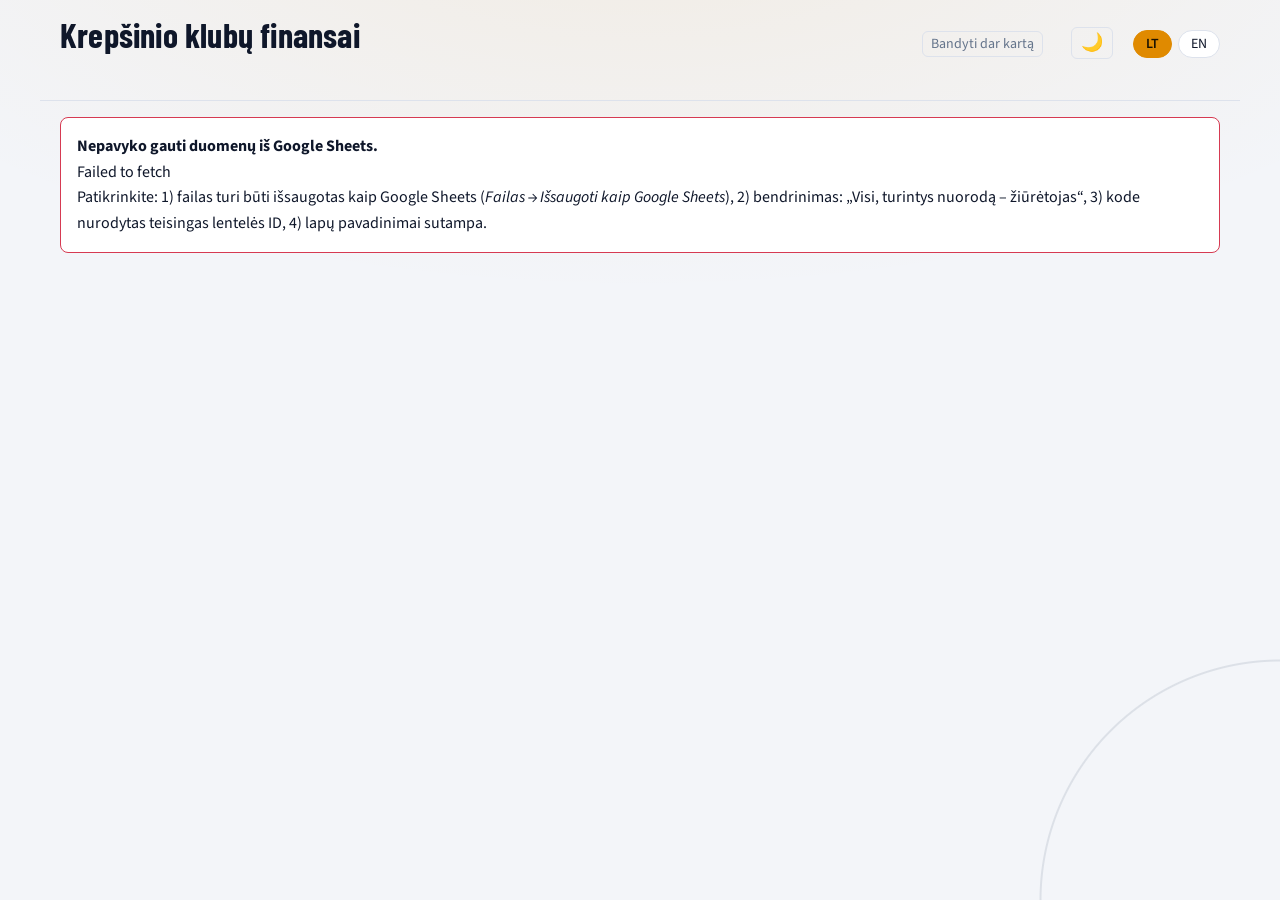
<file: index.html>
<!DOCTYPE html>
<html lang="lt">
<head>
<meta charset="utf-8">
<meta name="viewport" content="width=device-width, initial-scale=1">
<title>Krepšinio klubų finansai</title>
<link rel="manifest" href="manifest.json">
<meta name="theme-color" content="#0a1020">
<link rel="icon" type="image/png" href="icon-192.png">
<link rel="apple-touch-icon" href="apple-touch-icon.png">
<meta name="apple-mobile-web-app-title" content="Krepšinio finansai">
<link rel="preconnect" href="https://fonts.googleapis.com">
<link rel="stylesheet" href="https://fonts.googleapis.com/css2?family=Barlow+Condensed:wght@600;700&family=Source+Sans+3:wght@400;600&display=swap">
<style>
:root{--bg:#eef2f8;--card:#fff;--ink:#0f172a;--mute:#64748b;--line:#e2e8f0;--a:#ffb400;--b:#0ea5e9;--sv:#64748b;--pos:#12a150;--neg:#e5254b;--sh:0 1px 2px rgba(15,23,42,.06),0 14px 34px -14px rgba(15,23,42,.25);--hd:'Barlow Condensed','Arial Narrow',sans-serif;--tx:'Source Sans 3',system-ui,sans-serif}
@media(prefers-color-scheme:dark){:root:not([data-t=light]){--bg:#0a1020;--card:#131c30;--ink:#f1f5f9;--mute:#9aa8bf;--line:#223052;--a:#ffc82e;--b:#38bdf8;--sv:#d7dee9;--pos:#34e39a;--neg:#ff6b86;--sh:0 1px 2px #0008,0 16px 36px -14px #000c}}
:root[data-t=dark]{--bg:#0a1020;--card:#131c30;--ink:#f1f5f9;--mute:#9aa8bf;--line:#223052;--a:#ffc82e;--b:#38bdf8;--sv:#d7dee9;--pos:#34e39a;--neg:#ff6b86;--sh:0 1px 2px #0008,0 16px 36px -14px #000c}
*{box-sizing:border-box}
body{margin:0;background:var(--bg);color:var(--ink);font:16px/1.45 var(--tx)}
header{display:flex;flex-wrap:wrap;gap:8px 20px;align-items:baseline;padding:18px 20px 0;max-width:1200px;margin:auto}
h1{font:700 34px/1 var(--hd);margin:0;letter-spacing:.01em}
#st{color:var(--mute);font-size:14px;margin-left:auto}
button{font:inherit;color:inherit;cursor:pointer}
button:focus-visible,input:focus-visible,a:focus-visible{outline:2px solid var(--b);outline-offset:2px}
.ic{background:none;border:1px solid var(--line);border-radius:6px;padding:2px 8px;margin-left:8px}
nav{display:flex;gap:4px;padding:14px 20px 0;max-width:1200px;margin:auto;overflow-x:auto;border-bottom:1px solid var(--line)}
nav button{background:none;border:0;border-bottom:3px solid transparent;font:700 20px var(--hd);padding:6px 12px;color:var(--mute);white-space:nowrap}
nav button[aria-selected=true]{color:var(--ink);border-color:var(--a)}
main{max-width:1200px;margin:auto;padding:16px 20px 60px}
.bar{display:flex;flex-wrap:wrap;gap:8px;align-items:center;margin-bottom:10px}
.chip{border:1px solid var(--line);background:var(--card);border-radius:99px;padding:3px 12px;font-size:14px}
.chip[aria-pressed=true]{background:var(--ink);color:var(--bg);border-color:var(--ink)}
input[type=search]{font:inherit;background:var(--card);color:var(--ink);border:1px solid var(--line);border-radius:8px;padding:6px 10px;min-width:200px;margin-left:auto}
.sum{color:var(--mute);font-size:14px;margin:0 0 10px}
.tw{overflow-x:auto;background:var(--card);border:1px solid var(--line);border-radius:8px}
table{border-collapse:collapse;width:100%;font-variant-numeric:tabular-nums}
th,td{padding:8px 12px;text-align:right;border-bottom:1px solid var(--line);white-space:nowrap}
th{font:700 16px var(--hd);color:var(--mute);cursor:pointer;user-select:none;position:sticky;top:0;background:var(--card)}
th.l,td.l{text-align:left}
th[aria-sort]{color:var(--ink)}
td.l{position:sticky;left:0;background:var(--card)}
td small{display:block;color:var(--mute);font-size:12px;line-height:1.1}
tr:last-child td{border-bottom:0}
.sh{display:inline-flex;align-items:center;gap:8px}
.sh i{display:inline-block;width:70px;height:8px;background:var(--b);border-radius:2px;overflow:hidden;opacity:.9}
.sh i b{display:block;height:100%;background:var(--a)}
.pos{color:var(--pos)}.neg{color:var(--neg)}.na{color:var(--mute)}
td a{margin-right:6px;color:var(--b)}
.cards{display:grid;grid-template-columns:repeat(auto-fill,minmax(300px,1fr));gap:12px}
.card{background:var(--card);border:1px solid var(--line);border-radius:8px;padding:14px 16px}
.card h3{font:700 22px var(--hd);margin:0 0 6px}.card h3 span{color:var(--mute);font-size:16px;margin-left:6px}
.card p{margin:0 0 8px;font-size:15px}
.msg{background:var(--card);border:1px solid var(--neg);border-radius:8px;padding:16px;line-height:1.6}
tr.c,tr.pc{cursor:pointer}tr.c:hover td,tr.pc:hover td{background:color-mix(in srgb,var(--a) 12%,var(--card))}
.cl{display:flex;align-items:center}.lw{display:inline-grid;margin-right:10px;flex:none}.lw>*{grid-area:1/1;margin:0}
.lg{width:30px;height:30px;border-radius:50%;object-fit:contain;background:#fff}.in{display:inline-flex;align-items:center;justify-content:center;color:#fff;font:700 12px var(--hd)}
#md{position:fixed;inset:0;background:#000a;display:none;align-items:flex-end;justify-content:center;z-index:9}#md.o{display:flex}
.sheet{background:var(--bg);width:min(900px,100%);max-height:92vh;overflow:auto;border-radius:14px 14px 0 0;padding:18px 20px 28px}
@media(min-width:800px){#md{align-items:center}.sheet{border-radius:14px}}
.kp{display:grid;grid-template-columns:repeat(auto-fit,minmax(140px,1fr));gap:10px;margin:12px 0}
.kp div{background:var(--card);border:1px solid var(--line);border-radius:8px;padding:8px 12px}.kp small{display:block;color:var(--mute);font-size:12px}.kp b{font:700 24px var(--hd)}
h2,h3{font-family:var(--hd);margin:8px 0 4px}h2{font-size:30px;margin:0}.top{display:flex;gap:8px;margin-bottom:10px}.top button{margin-left:auto}
.top button,.lk{border:1px solid var(--line);background:var(--card);border-radius:8px;padding:4px 12px;color:var(--ink);text-decoration:none;font-size:14px}
iframe{width:100%;height:calc(100vh - 150px);min-height:620px;border:1px solid var(--line);border-radius:8px;background:#fff}
#lang{display:flex;gap:6px}.pf{position:relative;cursor:help;border-bottom:1px dotted var(--mute)}.tip{display:none;position:absolute;left:0;top:140%;z-index:5;width:min(380px,80vw);background:var(--card);color:var(--ink);border:1px solid var(--line);border-radius:8px;padding:8px 10px;font-size:14px;line-height:1.4;box-shadow:0 6px 20px #0005}.pf:hover .tip,.pf:focus .tip{display:block}
body{background:radial-gradient(900px 380px at 85% -8%,color-mix(in srgb,var(--a) 16%,transparent),transparent),radial-gradient(700px 320px at -5% 0,color-mix(in srgb,var(--b) 12%,transparent),transparent),var(--bg);background-attachment:fixed}
.tw,.kp div,.card,.sheet,.chip{box-shadow:var(--sh)}.chip{border-radius:99px}.chip[aria-pressed=true]{background:linear-gradient(135deg,var(--a),#ff8a00);color:#1b1300;border-color:transparent;font-weight:700}
.pos,.neg{display:inline-block;padding:1px 10px;border-radius:99px;font-weight:700}.pos{color:var(--pos);background:color-mix(in srgb,var(--pos) 18%,transparent)}.neg{color:var(--neg);background:color-mix(in srgb,var(--neg) 18%,transparent)}
.sh i{background:color-mix(in srgb,var(--b) 28%,transparent);height:9px;border-radius:9px}.sh i b{background:linear-gradient(90deg,#ffd54a,#ff8a00);border-radius:9px}
.kp b{background:linear-gradient(135deg,var(--ink),color-mix(in srgb,var(--ink) 55%,var(--b)));-webkit-background-clip:text;background-clip:text;-webkit-text-fill-color:transparent}.kp b .pos,.kp b .neg{-webkit-text-fill-color:currentColor}
#th{font-size:18px;padding:2px 9px}.rl{height:44px;max-width:130px;object-fit:contain;background:#fff;border-radius:10px;padding:4px;box-shadow:var(--sh)}
.sx{position:relative;display:inline-block;margin-bottom:8px}.sx .opts{display:none;position:absolute;left:0;top:calc(100% - 2px);z-index:6;padding:10px;gap:6px;flex-wrap:wrap;width:min(430px,88vw);background:var(--card);border:1px solid var(--line);border-radius:14px;box-shadow:var(--sh)}.sx:hover .opts,.sx:focus-within .opts{display:flex}
.ms{display:none;font:inherit;background:var(--card);color:var(--ink);border:1px solid var(--line);border-radius:10px;padding:8px 10px;margin:0 0 10px;width:100%}
#sh.is-ry .pill.m{color:#FFB020;border-color:color-mix(in srgb,#FFB020 40%,transparent);background:color-mix(in srgb,#FFB020 10%,transparent)}
@media(max-width:720px){
 header{padding:14px 14px 0}h1{font-size:28px}#st{margin-left:0;width:100%}main{padding:12px 12px 60px}nav{padding:10px 12px 0}
 .bar{gap:6px}.bar.n{flex-wrap:nowrap;overflow-x:auto;padding-bottom:6px}.bar.n .chip{white-space:nowrap;flex:none}input[type=search]{width:100%;margin:0}
 .ms{display:block}.sum{font-size:13px}
 .tw{background:transparent;border:0;box-shadow:none;overflow:visible}
 .tw table,.tw tbody,.tw tr,.tw td{display:block}.tw thead{display:none}
 .tw tr{display:grid;grid-template-columns:1fr 1fr;gap:10px 14px;background:var(--card);border:1px solid var(--line);border-radius:16px;box-shadow:var(--sh);padding:14px;margin-bottom:12px}
 .tw td{border:0;padding:0;text-align:left;white-space:normal;position:static;background:transparent}
 .tw td.l{grid-column:1/-1;font-size:18px}.tw td.l small{display:block;margin-bottom:2px}
 .tw td[data-lb]:not(.l)::before{content:attr(data-lb);display:block;color:var(--mute);font-size:11px;font-weight:600;text-transform:uppercase;letter-spacing:.05em;margin-bottom:1px}
 .tw tr:hover td{background:transparent}.tw tr.c:active,.tw tr.pc:active{transform:scale(.99)}
 #md{align-items:flex-end}.sheet{max-height:94vh;max-height:94dvh;padding:14px 14px 30px;border-radius:20px 20px 0 0}h2{font-size:26px}
 .kp{grid-template-columns:1fr 1fr;gap:8px}.kp b{font-size:21px}.kp small{font-size:11px}
 .tw td.pfl{order:99}
 .sx .opts{width:min(430px,calc(100vw - 24px))}
}
@media(max-width:720px){.tw.ch{background:var(--card);border:1px solid var(--line);box-shadow:var(--sh);border-radius:14px}.rl{height:38px;max-width:84px}.cl h2{overflow-wrap:anywhere}}
body.lk{position:fixed;left:0;right:0;width:100%;overflow:hidden}#md,.sheet{overscroll-behavior:contain}.sheet.sm{width:min(560px,100%)}.sheet{padding-top:0!important;max-height:92vh;max-height:92dvh}.top{position:sticky;top:0;z-index:3;background:var(--bg);padding:12px 0 8px;margin-bottom:6px}
.srcs{display:inline-flex;gap:6px;flex-wrap:wrap;vertical-align:middle}
.srcs a{display:inline-flex;align-items:center;justify-content:center;min-width:30px;height:30px;padding:0 6px;margin:0;border:1px solid var(--line);border-radius:8px;background:color-mix(in srgb,var(--b) 14%,var(--card));color:var(--b);font-weight:700;font-size:14px;text-decoration:none}
.srcs a:hover{background:color-mix(in srgb,var(--b) 28%,var(--card))}
.cfe,.kp b .cfe,.kp div:first-child b .cfe{color:var(--mute)!important;-webkit-text-fill-color:var(--mute)!important;opacity:.8;text-shadow:none!important}.cft{margin-left:3px;font-size:inherit;font-weight:700;letter-spacing:.02em;text-transform:lowercase;white-space:nowrap}.cft-t{color:var(--a);-webkit-text-fill-color:var(--a)}.cft-s{color:#e8c35a;-webkit-text-fill-color:#e8c35a}.cfl{display:flex;flex-wrap:wrap;gap:4px 16px;align-items:center}.cfl b{font-weight:600}.cfl b:not(.cfe){color:var(--ink);-webkit-text-fill-color:var(--ink)}
.est{font-style:italic;text-decoration:underline dotted;text-decoration-color:var(--a);text-underline-offset:3px}
@media(max-width:720px),(pointer:coarse){.srcs{gap:10px}.srcs a{min-width:46px;height:46px;font-size:17px;border-radius:12px}.tw td.sc{grid-column:1/-1}}
.ctabs{display:flex;gap:4px;border-bottom:1px solid var(--line);margin:10px 0 12px}
.ctabs button{background:none;border:0;border-bottom:3px solid transparent;font:700 20px var(--hd);padding:6px 14px;color:var(--mute);margin:0}
.ctabs button[aria-selected=true]{color:var(--ink);border-color:var(--a)}
.cmpw{overflow-x:auto;background:var(--card);border:1px solid var(--line);border-radius:14px;box-shadow:var(--sh);margin-top:6px}
.cmpw table{border-collapse:collapse;width:100%}
.cmpw th,.cmpw td{padding:9px 12px;border-bottom:1px solid var(--line);text-align:right;white-space:nowrap;font-size:15px}
.cmpw th{position:static;cursor:default;white-space:normal;min-width:96px;vertical-align:bottom}
.cmpw th:first-child,.cmpw td:first-child{text-align:left;position:sticky;left:0;background:var(--card);color:var(--mute);font-size:13px;min-width:112px;white-space:normal;z-index:1}
.cmpw tr:last-child td{border-bottom:0}
.cmpw td.best{font-weight:700;color:var(--pos)}
.kp div{border:1.5px solid color-mix(in srgb,var(--a) 62%,transparent);background:linear-gradient(160deg,color-mix(in srgb,var(--a) 10%,var(--card)),var(--card) 62%);box-shadow:0 0 0 1px color-mix(in srgb,var(--a) 8%,transparent),0 10px 26px -14px color-mix(in srgb,var(--a) 60%,transparent)}
.lc{background:linear-gradient(180deg,color-mix(in srgb,var(--a) 7%,var(--card)),var(--card));border:1px solid color-mix(in srgb,var(--a) 30%,var(--line));border-radius:16px;padding:10px 8px 6px;box-shadow:0 12px 34px -18px color-mix(in srgb,var(--a) 55%,transparent)}
.lc svg{display:block;width:100%;max-width:760px;margin:0 auto;height:auto;overflow:visible}
.lc .tp,.lc .gd{opacity:0;pointer-events:none;transition:opacity .15s}
.lc .pt{cursor:pointer;outline:none}.lc .pt:hover .tp,.lc .pt:focus .tp,.lc .pt:hover .gd,.lc .pt:focus .gd,.lc .pt.sel .tp,.lc .pt.sel .gd{opacity:1}
.lc svg:has(.pt:hover) .pt.sel:not(:hover) .tp,.lc svg:has(.pt:focus) .pt.sel:not(:focus) .tp,.lc svg:has(.pt:hover) .pt.sel:not(:hover) .gd,.lc svg:has(.pt:focus) .pt.sel:not(:focus) .gd{opacity:0}
.pills{display:flex;gap:8px;flex-wrap:wrap;justify-content:center;margin:12px 0 4px}
.pills .chip{padding:5px 14px;font-size:14px}
.lgd{display:flex;flex-wrap:wrap;gap:6px 18px;font-size:13px;color:var(--mute);margin:10px 2px 2px}
.lgd i{display:inline-block;width:18px;height:4px;border-radius:4px;margin-right:6px;vertical-align:middle}
</style>
<style>
.ppl{display:flex;flex-wrap:wrap;gap:10px;margin:6px 0 12px}
.ppl .pp{--mx:34px;--my:50%;position:relative;isolation:isolate;display:flex;align-items:center;gap:12px;padding:6px 16px 6px 6px;margin:0;background:var(--card);border:1px solid var(--line);border-radius:99px;box-shadow:var(--sh);color:var(--ink);font:inherit;text-align:left;cursor:pointer;-webkit-user-select:none;user-select:none;-webkit-tap-highlight-color:transparent;transition:border-color .6s,box-shadow .8s}
.ppl .pp:hover{border-color:color-mix(in srgb,var(--a) 45%,var(--line))}
/* aplinkinis apšvietimas kortelėje (seka žymeklį) */
.ppl .pp::before{content:"";position:absolute;inset:0;border-radius:inherit;z-index:-1;pointer-events:none;opacity:0;transition:opacity .8s;background:radial-gradient(190px 95px at var(--mx) var(--my),color-mix(in srgb,var(--a) 36%,transparent),transparent 70%)}
/* šviesos nuvilnijimas per kortelę */
.ppl .pp::after{content:"";position:absolute;inset:0;border-radius:inherit;z-index:2;pointer-events:none;opacity:0;background:linear-gradient(105deg,transparent 38%,color-mix(in srgb,#fff 24%,transparent) 50%,transparent 62%);background-size:260% 100%;background-position:130% 0}
.ppl .pp.lit{border-color:color-mix(in srgb,var(--a) 75%,var(--line));box-shadow:0 0 0 1px color-mix(in srgb,var(--a) 30%,transparent),0 14px 42px -12px color-mix(in srgb,var(--a) 65%,transparent)}
.ppl .pp.lit::before{opacity:1}
.ppl .pp.lit::after{animation:pp-sweep 1.3s ease-out .1s 1 both}
@keyframes pp-sweep{0%{opacity:1;background-position:130% 0}100%{opacity:0;background-position:-30% 0}}
/* portretas */
.pp-av{position:relative;flex:none;width:56px;height:56px;transition:transform .25s ease-out}
.ppl .pp.lit .pp-av{transform:perspective(260px) rotateY(calc(var(--tx,0)*14deg)) rotateX(calc(var(--ty,0)*-14deg))}
.pp-av::before{content:"";position:absolute;inset:-7px;border-radius:50%;z-index:0;pointer-events:none;opacity:0;scale:.9;transition:opacity .9s;background:radial-gradient(circle,color-mix(in srgb,var(--a) 60%,transparent),transparent 70%)}
.ppl .pp.lit .pp-av::before{opacity:1;animation:pp-breathe 3.2s ease-in-out infinite}
@keyframes pp-breathe{0%,100%{scale:.95}50%{scale:1.16}}
.pp-aura{position:absolute;inset:-8px;border-radius:50%;z-index:0;pointer-events:none;opacity:0;scale:.7;filter:blur(6px);transition:opacity .8s,scale 1s cubic-bezier(.2,.9,.2,1.2);background:conic-gradient(from 0deg,transparent 0 6%,var(--a) 22%,transparent 38% 54%,color-mix(in srgb,var(--a) 55%,#fff) 72%,transparent 90%)}
.ppl .pp.lit .pp-aura{opacity:.95;scale:1;animation:pp-spin 6s linear infinite}
@keyframes pp-spin{to{rotate:360deg}}
.pp-av::after{content:"";position:absolute;inset:0;border-radius:50%;z-index:3;pointer-events:none;border:2px solid var(--a);opacity:0}
.ppl .pp.ping .pp-av::after{animation:pp-ping .85s ease-out}
@keyframes pp-ping{0%{opacity:.9;scale:1}100%{opacity:0;scale:2.3}}
.pp-ph{position:absolute;inset:0;z-index:1;isolation:isolate;border-radius:50%;overflow:hidden;opacity:.8;background:var(--card);background:radial-gradient(circle at 50% 35%,color-mix(in srgb,var(--a) 55%,var(--card)),color-mix(in srgb,var(--a) 14%,var(--card)));box-shadow:0 0 0 1.5px color-mix(in srgb,var(--a) 40%,transparent);transition:opacity .8s,box-shadow .8s}
.ppl .pp:hover .pp-ph{opacity:.92}
.ppl .pp.lit .pp-ph{opacity:1;box-shadow:0 0 0 2px var(--a),0 0 20px color-mix(in srgb,var(--a) 65%,transparent)}
.pp-ph img{position:absolute;inset:0;width:100%;height:100%;object-fit:cover;object-position:50% 18%;display:block;-webkit-mask-image:radial-gradient(ellipse 50% 58% at 50% 45%,#000 58%,transparent 100%);mask-image:radial-gradient(ellipse 50% 58% at 50% 45%,#000 58%,transparent 100%);transition:opacity .9s,transform 1.4s cubic-bezier(.2,.8,.2,1)}
.pp-ph .d{filter:grayscale(1) contrast(1.05) brightness(.9);mix-blend-mode:luminosity}
.pp-ph .c{opacity:0;filter:contrast(1.12) saturate(1.1) brightness(1.05)}
.ppl .pp.lit .pp-ph .c{opacity:.92}
.ppl .pp.lit .pp-ph img{transform:scale(1.08)}
/* spalvų derinimas pagal kortelės akcentą */
.pp-ph::after{content:"";position:absolute;inset:0;pointer-events:none;mix-blend-mode:soft-light;opacity:0;transition:opacity .9s;background:linear-gradient(160deg,color-mix(in srgb,var(--a) 80%,transparent),transparent 70%)}
.ppl .pp.lit .pp-ph::after{opacity:.8}
.pp-tx{position:relative;z-index:1}
.pp-tx b{display:block;font:700 18px/1.05 var(--hd);letter-spacing:.01em;transition:text-shadow .8s}
.ppl .pp.lit .pp-tx b{text-shadow:0 0 16px color-mix(in srgb,var(--a) 55%,transparent)}
.pp-tx small{display:block;margin-top:3px;font-size:11px;letter-spacing:.1em;text-transform:uppercase;color:var(--mute);transition:color .6s}
.ppl .pp.lit .pp-tx small{color:var(--a)}
.pp-3d{position:relative;z-index:1;margin-left:2px;font:700 11px/1 var(--mono,monospace);padding:4px 7px;border-radius:99px;border:1px solid var(--line);color:var(--mute);transition:background .5s,color .5s,border-color .5s}
.ppl .pp.lit .pp-3d{background:var(--a);color:#1a1200;border-color:var(--a)}
@media(prefers-reduced-motion:reduce){.ppl .pp.lit::after,.ppl .pp.lit .pp-aura,.ppl .pp.lit .pp-av::before,.ppl .pp.ping .pp-av::after{animation:none}.pp-ph img,.pp-av{transition:none}}

/* ===== Ryto logotipas: „įsijungimas“ ===== */
.ry-fx{--px:50%;--py:40%;--tx:0;--ty:0;--bt:translate(-50%,-50%);position:absolute;left:50%;top:calc(50% + 36px);z-index:2;transform:var(--bt);display:block;line-height:0;border-radius:50%;cursor:pointer;-webkit-tap-highlight-color:transparent;transition:transform .3s ease-out}
.ry-fx .ry-logo{position:static;display:block;height:132px;width:auto;transform:none;pointer-events:none;opacity:.55;filter:grayscale(.65) brightness(.8) contrast(.9);transition:opacity 1.1s,filter 1.2s}
.ry-fx:hover .ry-logo{opacity:.7}
.ry-fx.lit{transform:var(--bt) perspective(420px) rotateY(calc(var(--tx)*16deg)) rotateX(calc(var(--ty)*-16deg))}
.ry-fx.lit .ry-logo{opacity:1;filter:saturate(1.25) contrast(1.1) brightness(1.07) drop-shadow(0 0 12px color-mix(in srgb,var(--a) 75%,transparent)) drop-shadow(0 12px 34px color-mix(in srgb,var(--a) 55%,transparent));animation:ry-on 1s linear 1}
@keyframes ry-on{0%{opacity:.55}7%{opacity:1}13%{opacity:.3}21%{opacity:.95}29%{opacity:.45}41%{opacity:1}52%{opacity:.8}62%,100%{opacity:1}}
/* aplinkinis apšvietimas */
.ry-amb,.ry-glow{position:absolute;left:50%;top:50%;border-radius:50%;pointer-events:none;opacity:0;transition:opacity 1.4s}
.ry-amb{z-index:-2;width:560px;height:320px;translate:-50% -50%;background:radial-gradient(closest-side,color-mix(in srgb,var(--a) 26%,transparent),color-mix(in srgb,var(--a) 8%,transparent) 60%,transparent)}
.ry-glow{z-index:-1;width:170%;height:170%;translate:-50% -50%;background:radial-gradient(closest-side,color-mix(in srgb,var(--a) 55%,transparent),color-mix(in srgb,var(--a) 16%,transparent) 55%,transparent 75%)}
.ry-fx.lit .ry-amb{opacity:1}
.ry-fx.lit .ry-glow{opacity:1;animation:ry-breath 3.6s ease-in-out infinite}
@keyframes ry-breath{0%,100%{scale:.94}50%{scale:1.1}}
/* blizgesys, apkirptas pagal logotipo siluetą, + šviesa, kuri seka žymeklį */
.ry-shine{position:absolute;inset:0;pointer-events:none;opacity:0;transition:opacity .7s;-webkit-mask:var(--lg) center/contain no-repeat;mask:var(--lg) center/contain no-repeat;background:radial-gradient(circle at var(--px) var(--py),rgba(255,255,255,.85),rgba(255,255,255,0) 46%);mix-blend-mode:overlay}
.ry-shine::after{content:"";position:absolute;inset:0;background:linear-gradient(105deg,transparent 40%,rgba(255,255,255,.95) 50%,transparent 60%);background-size:280% 100%;background-position:140% 0;opacity:0}
.ry-fx.lit .ry-shine{opacity:1}
.ry-fx.lit .ry-shine::after{animation:ry-glint 1.5s ease-out .3s 1 both}
@keyframes ry-glint{0%{opacity:1;background-position:140% 0}100%{opacity:0;background-position:-40% 0}}
/* kibirkštys */
.ry-em{position:absolute;left:var(--x);bottom:18%;width:4px;height:4px;border-radius:50%;background:var(--a);box-shadow:0 0 8px var(--a);opacity:0;pointer-events:none}
.ry-fx.lit .ry-em{animation:ry-rise var(--d) ease-out var(--dl) infinite}
@keyframes ry-rise{0%{opacity:0;translate:0 0}15%{opacity:.95}100%{opacity:0;translate:var(--dx) -86px}}
/* paspaudimo banga */
.ry-fx::after{content:"";position:absolute;inset:6%;border-radius:50%;border:3px solid var(--a);opacity:0;pointer-events:none}
.ry-fx.ping::after{animation:ry-ping 1.1s ease-out}
@keyframes ry-ping{0%{opacity:.9;scale:.9}100%{opacity:0;scale:2.2}}
@media(max-width:720px){.ry-fx{left:auto;right:4px;top:calc(50% + 28px);--bt:translateY(-50%)}.ry-fx .ry-logo{height:92px}.ry-amb{width:360px;height:240px}}
@media(prefers-reduced-motion:reduce){.ry-fx.lit .ry-logo,.ry-fx.lit .ry-glow,.ry-fx.lit .ry-em,.ry-fx.lit .ry-shine::after,.ry-fx.ping::after{animation:none}}

/* ===== Ryto kortelė: čempionų nuotrauka fone (paspaudus „BCL čempionai 2026“) ===== */
@property --bg-a{syntax:"<number>";inherits:false;initial-value:1}
#sh{transition:--bg-a 1s ease}
#sh.sheet.bg-photo{--bg-a:1;background:
  radial-gradient(640px 280px at 50% 0%,rgba(200,16,46,.30),transparent 72%),
  repeating-linear-gradient(135deg,rgba(200,16,46,.07) 0 14px,transparent 14px 28px),
  linear-gradient(180deg,rgba(8,3,4,calc(.45*(1 - var(--bg-a)))) 0%,rgba(8,3,4,calc(.6*(1 - var(--bg-a)))) 50%,rgba(8,3,4,calc(.92*(1 - var(--bg-a)))) 100%),
  linear-gradient(color-mix(in srgb,var(--card) calc(var(--bg-a)*100%),transparent),color-mix(in srgb,var(--card) calc(var(--bg-a)*100%),transparent)),
  var(--bgph) center 30%/cover no-repeat var(--card)}
#sh.sheet.bg-photo.bg-show{--bg-a:0}
#sh .kp div,#sh .tw,#sh .card,#sh .lc,#sh .cmpw,#sh .ppl .pp,#sh .bar .chip{transition:background-color 1s,border-color .4s,box-shadow .5s,transform .3s}
#sh.bg-photo.bg-show .kp div,#sh.bg-photo.bg-show .tw,#sh.bg-photo.bg-show .card,#sh.bg-photo.bg-show .lc,#sh.bg-photo.bg-show .cmpw,#sh.bg-photo.bg-show .ppl .pp,#sh.bg-photo.bg-show .bar .chip:not(.on){background-color:color-mix(in srgb,var(--card) 56%,transparent);-webkit-backdrop-filter:blur(8px) saturate(1.2);backdrop-filter:blur(8px) saturate(1.2)}
#sh.bg-photo.bg-show .kp div:first-child{background-color:rgba(10,4,5,.72)}
.bar .chip[data-bg]{cursor:pointer;-webkit-user-select:none;user-select:none}
.bar .chip[data-bg]:hover{border-color:color-mix(in srgb,var(--a) 55%,var(--line))}
.bar .chip[data-bg].on{border-color:var(--a);background-color:color-mix(in srgb,var(--a) 22%,var(--card));box-shadow:0 0 18px color-mix(in srgb,var(--a) 45%,transparent)}
@media(prefers-reduced-motion:reduce){#sh{transition:none}}
/* įkėlimas: kol ateina duomenys iš lentelės, rodomi pilki „griaučiai“, o duomenys atsiranda švelniai */
.skel{display:grid;gap:12px;animation:kfIn .3s ease both}
.skel i{display:block;border-radius:10px;background:linear-gradient(90deg,color-mix(in srgb,var(--line) 75%,transparent) 0%,color-mix(in srgb,var(--line) 30%,transparent) 50%,color-mix(in srgb,var(--line) 75%,transparent) 100%);background-size:200% 100%;animation:kfShim 1.3s linear infinite}
.skel .r{display:flex;gap:8px;flex-wrap:nowrap;overflow:hidden}
.skel .c{flex:none;width:92px;height:30px;border-radius:999px}
.skel .c.w{width:120px}.skel .c.q{width:auto;flex:1;max-width:340px}
.skel .tb{display:grid;gap:10px;padding:14px;border:1px solid var(--line);border-radius:16px;background:var(--card)}
.skel .ln{height:40px}.skel .ln:nth-child(3n+2){opacity:.8}.skel .ln:nth-child(3n){opacity:.65}
#tabs:empty{min-height:42px}
#out.kfin>*{animation:kfIn .4s ease both}
@keyframes kfShim{from{background-position:200% 0}to{background-position:-200% 0}}
@keyframes kfIn{from{opacity:0;transform:translateY(6px)}to{opacity:1;transform:none}}
@media(max-width:720px){.skel .ln{height:118px;border-radius:14px}}
@media(prefers-reduced-motion:reduce){.skel i,.skel,#out.kfin>*{animation:none}}
</style>
</head>
<body>
<header><h1 id="h1">Krepšinio klubų finansai</h1><span id="st">Kraunama…</span><button class="ic" id="th" aria-label="Tema"></button><span id="lang"><button class="chip" data-l="lt">LT</button> <button class="chip" data-l="en">EN</button></span></header>
<nav role="tablist" id="tabs"></nav>
<main id="out"><div class="skel" role="status" aria-label="Kraunama…"><div class="r"><i class="c w"></i><i class="c q"></i></div><div class="r"><i class="c"></i><i class="c"></i><i class="c"></i><i class="c"></i><i class="c"></i><i class="c"></i><i class="c"></i><i class="c"></i><i class="c"></i></div><div class="r"><i class="c"></i><i class="c"></i><i class="c"></i><i class="c"></i><i class="c"></i></div><div class="tb"><i class="ln"></i><i class="ln"></i><i class="ln"></i><i class="ln"></i><i class="ln"></i><i class="ln"></i><i class="ln"></i><i class="ln"></i><i class="ln"></i></div></div></main>
<div id="md" aria-modal="true" role="dialog"><div class="sheet" id="sh"></div></div>
<script>
// ---- Nustatymai: Google lentelės ID (turi būti tikra Google Sheets lentelė, ne .xlsx) ----
const SHEET_ID="1Qt4ijFGDmvoLLHb-gCbcAF9KGts6ZC-RHwWzQw68cZI";
// Kiekvienam lapui – galimi pavadinimai (su „/" ir be). Pirmas tinkamas naudojamas.
const SHEETS={b27:["Budgets 26/27","Budgets 2627"],b26:["Budgets 25/26","Budgets 2526"],att:["Attendance 25/26","Attendance 2526","Attendance"],sal:["Player Salaries"],hist:["Historical Budgets"],histatt:["Historical Attendance"]};
const C="Australia|Australija|AU;Austria|Austrija|AT;Belgium|Belgija|BE;Bosnia and Herzegovina|Bosnija ir Hercegovina|BA;Croatia|Kroatija|HR;Czech Republic|Čekija|CZ;Denmark|Danija|DK;Estonia|Estija|EE;Finland|Suomija|FI;France|Prancūzija|FR;Germany|Vokietija|DE;Greece|Graikija|GR;Hungary|Vengrija|HU;Israel|Izraelis|IL;Italy|Italija|IT;Japan|Japonija|JP;Latvia|Latvija|LV;Lithuania|Lietuva|LT;Montenegro|Juodkalnija|ME;North Macedonia|Šiaurės Makedonija|MK;Poland|Lenkija|PL;Portugal|Portugalija|PT;Romania|Rumunija|RO;Serbia|Serbija|RS;Slovakia|Slovakija|SK;Slovenia|Slovėnija|SI;Spain|Ispanija|ES;Turkey|Turkija|TR;United Arab Emirates|Jungtiniai Arabų Emyratai|AE;United Kingdom|Jungtinė Karalystė|GB;Ukraine|Ukraina|UA;Bulgaria|Bulgarija|BG;Georgia|Gruzija|GE;Cyprus|Kipras|CY;Netherlands|Nyderlandai|NL;Switzerland|Šveicarija|CH;Sweden|Švedija|SE;Norway|Norvegija|NO;Iceland|Islandija|IS;Kosovo|Kosovas|XK;Azerbaijan|Azerbaidžanas|AZ;Ireland|Airija|IE;Albania|Albanija|AL;Russia|Rusija|RU;South Korea|Pietų Korėja|KR;USA|JAV|US;China|Kinija|CN;Taiwan|Taivanas|TW;Venezuela|Venesuela|VE;Canada|Kanada|CA;Argentina|Argentina|AR;Brazil|Brazilija|BR;Mexico|Meksika|MX;New Zealand|Naujoji Zelandija|NZ;Philippines|Filipinai|PH;Egypt|Egiptas|EG;Dominican Republic|Dominikos Respublika|DO;Puerto Rico|Puerto Rikas|PR;Lebanon|Libanas|LB;Iran|Iranas|IR;Saudi Arabia|Saudo Arabija|SA;Kazakhstan|Kazachstanas|KZ;Luxembourg|Liuksemburgas|LU;Belarus|Baltarusija|BY;Moldova|Moldova|MD;Malta|Malta|MT;Andorra|Andora|AD;India|Indija|IN;Qatar|Kataras|QA;Uruguay|Urugvajus|UY;Chile|Čilė|CL;Senegal|Senegalas|SN;Nigeria|Nigerija|NG".split(";").map(s=>s.split("|"));
const NAT=Object.fromEntries(C.map(c=>[c[0],c[1]])),FL=Object.fromEntries(C.map(c=>[c[1],c[2]]));
const flag=n=>FL[n]?String.fromCodePoint(...[...FL[n]].map(c=>127397+c.charCodeAt(0)))+" ":n==="ABA"||n==="ABA lyga"?String.fromCodePoint(127466,127482)+" ":/^Latvijos.Estijos lyga$/.test(n||"")?flag("Latvija").trim()+flag("Estija"):"";
const LT2EN=Object.fromEntries(C.map(c=>[c[1],c[0]])),dn=n=>LANG==="en"?(LT2EN[n]||n):n;
let nf=new Intl.NumberFormat("lt-LT",{maximumFractionDigits:0});
const eur=n=>n==null?"–":nf.format(n)+" €";
const E=(t,e)=>e?`<span class="est">~${t}</span>`:t,eE=(n,e)=>E(eur(n),e&&n!=null);
// Biudžeto patikimumas: „Estimated“ reikšmės rodomos pilkai (lentelėje), kortelėje – dar ir su žyma
const CF=(h,on)=>on?`<span class="cfe">${h}</span>`:h,CFL=(on,k)=>on?`<span class="cft cft-${k}"> įvertinta</span>`:"";
const esc=s=>String(s??"").replace(/[&<>"]/g,c=>({"&":"&amp;","<":"&lt;",">":"&gt;",'"':"&quot;"}[c]));
const wd=s=>String(s??"").toLowerCase().replace(/ł/g,"l").replace(/đ/g,"d").replace(/ø/g,"o").replace(/ı/g,"i").replace(/ß/g,"ss").normalize("NFD").replace(/[\u0300-\u036f]/g,"").split(/[^a-z0-9]+/).filter(Boolean);
const mt=(t,q)=>{const qt=wd(q);if(!qt.length)return true;const W=wd(t);return qt.every(x=>W.some(w=>w.startsWith(x)))};
// Sezonų tvarka: "98/99" yra 1998 m., todėl rikiuojame pagal pilnus metus (50–99 → 19xx, 00–49 → 20xx), ne pagal tekstą.
const sY=s=>{const m=/^(\d\d)\/\d\d$/.exec(String(s==null?"":s).trim());return m?(+m[1]>=50?1900:2000)+ +m[1]:-1},sCmp=(a,b)=>sY(a)-sY(b)||String(a==null?"":a).localeCompare(String(b==null?"":b)),sPrev=t=>{const[a,b]=String(t).split("/").map(Number);return String((a+99)%100).padStart(2,"0")+"/"+String((b+99)%100).padStart(2,"0")};
const NMC=new Map(),norm=s=>{s=String(s);let r=NMC.get(s);if(r===undefined){r=s.toLowerCase().normalize("NFD").replace(/[^a-z0-9]/g,"");if(NMC.size<50000)NMC.set(s,r)}return r};   // rezultatai įsimenami – kviečiama dešimtis tūkstančių kartų
const nat=n=>NAT[n]||n;
const num=v=>{if(v==null)return null;const s=String(v).replace(/[\s\u00a0€$%~≈*]/g,"").replace(/,/g,"");if(!/^-?\d/.test(s))return null;const n=parseFloat(s);return isNaN(n)?null:n};
const est=v=>num(v)!=null&&/[~≈*]/.test(String(v));
const txt=v=>{const s=String(v??"").trim();return(s===""||s==="-"||s[0]==="#")?"":s};
function csv(t){const R=[];let r=[],c="",q=0;for(let i=0;i<t.length;i++){const h=t[i];
 if(q){if(h=='"'){if(t[i+1]=='"'){c+='"';i++}else q=0}else c+=h}
 else if(h=='"')q=1;else if(h==","){r.push(c);c=""}else if(h=="\n"){r.push(c);R.push(r);r=[];c=""}else if(h!="\r")c+=h}
 if(c||r.length){r.push(c);R.push(r)}return R}
let DEF;
async function raw(n){
 const res=await fetch(`https://docs.google.com/spreadsheets/d/${SHEET_ID}/gviz/tq?tqx=out:csv&headers=0&sheet=${encodeURIComponent(n)}`);
 const t=await res.text();
 if(!res.ok||/^\s*</.test(t))throw new Error(`Lapas „${n}" neatsidaro (HTTP ${res.status})`);
 return t}
// Jei lapo pavadinimas neegzistuoja, Google tyliai grąžina pirmą lapą – tokį atsakymą atmetame
// Lankomumo lapai imami per „export“ (pagal gid): gviz CSV išmeta lygų pavadinimus B stulpelyje (jis daugiausia skaitinis),
// todėl lyga ir sezonas būdavo spėjami ir klubai nuslysdavo į senesnius sezonus. Jei export nepavyksta – grįžtama prie gviz.
// Pastaba: export grąžina ir paslėptas eilutes, gviz – ne. Todėl „Player Salaries“ paliekamas per gviz (paslėptos algos nerodomos).
const GID={att:"1041104031",histatt:"2097467801"};
async function rawGid(g){
 const res=await fetch(`https://docs.google.com/spreadsheets/d/${SHEET_ID}/export?format=csv&gid=${g}`);
 const t=await res.text();
 if(!res.ok||/^\s*</.test(t))throw new Error(`gid ${g} (HTTP ${res.status})`);
 return t}
async function load(names,first,gid){
 if(gid){try{const r=csv(await rawGid(gid));if(r.some(x=>x.some(c=>(c||"").trim()==="Club")))return r;throw new Error("netinkamas lapas")}catch(e){console.warn("export nepavyko, naudojamas gviz:",e.message)}}
 for(const n of names){const t=await raw(n);if(first||t!==await DEF)return csv(t)}   // DEF – pažadas, siunčiamas kartu su lapais
 throw new Error(`Lapas „${names[0]}" nerastas – patikrinkite jo pavadinimą lentelėje`)}
// Suranda lenteles, kurių antraštės eilutė prasideda reikšme hdr antrame stulpelyje
function blocks(rows,hdr){const out=[];let title="";
 for(let i=0;i<rows.length;i++){const a=(rows[i][1]||"").trim();
  if(a===hdr){const h=rows[i].map(x=>x.trim()),d=[];let j=i+1;
   while(j<rows.length){const b=(rows[j][1]||"").trim();if(!b||b===hdr||/^Vidurkis/.test(b)||(((rows[j+1]||[])[1]||"").trim()===hdr&&rows[j].filter(x=>(x||"").trim()).length===1))break;d.push(rows[j]);j++}
   out.push({title,h,d});i=j-1}
  else if(a)title=a}
 return out}
function budgets(rows,season,world){const o=[];
 for(const b of blocks(rows,"Nation")){/* Google CSV „pameta" antraštes skaitinių stulpelių viršuje, todėl stulpeliai imami pagal vietą: B šalis, C klubas, D biudžetas, E algos, H vieta, I Europa, J+ šaltiniai */
  const sn=season==="H"?(b.title.match(/(\d\d)\s*\/\s*(\d\d)\s*$/)||[]).slice(1).join("/"):season;if(!sn)continue;
  const ci=b.h.indexOf("Club"),dv=ci>2?ci-2:0,q=season==="26/27"?1:0,c={n:1,club:2+dv,t:3+dv,s:4+dv,p:6+q+dv,e:7+q+dv};
  const src=[8,9,10,11].map(i=>i+q+dv);
  for(const r of b.d){if(!txt(r[c.club]))continue;
   o.push({season:sn,lg:b.title||"",nation:nat(r[1].trim()),div:dv?num(r[2]):null,club:r[c.club].trim(),total:num(r[c.t]),sal:num(r[c.s]),place:num(r[c.p]),eu:txt(r[c.e]).replace(/^https?:.*/,""),est:{total:est(r[c.t]),sal:est(r[c.s])},cf:{total:/^estim/i.test(txt(r[12+q+dv])),sal:/^estim/i.test(txt(r[13+q+dv]))},src:src.map(i=>(r[i]||"").trim()).filter(u=>/^https?:/.test(u))})}}
 return o}
const AD={French:"France",German:"Germany",Spanish:"Spain",Italian:"Italy",Lithuanian:"Lithuania",Greek:"Greece",Turkish:"Turkey",Israeli:"Israel",Polish:"Poland",Serbian:"Serbia",Latvian:"Latvia",Estonian:"Estonia",Finnish:"Finland",Hungarian:"Hungary",Australian:"Australia",Japanese:"Japan",Belgian:"Belgium",Czech:"Czech Republic",Danish:"Denmark",Portuguese:"Portugal",Romanian:"Romania",Slovak:"Slovakia",Slovenian:"Slovenia",Croatian:"Croatia",Austrian:"Austria",Montenegrin:"Montenegro",British:"United Kingdom",Macedonian:"North Macedonia"};
const fr=v=>{const n=num(v);return n==null?null:/%/.test(String(v))||n>1.5?n/100:n};
let BNM=null,BND=null;
function nationOfClub(name){if(BND!==D.bud||!BNM){BNM=new Map();D.bud.forEach(r=>{if(FL[r.nation])BNM.set(norm(r.club),r.nation)});BND=D.bud}
 const k=norm(name);if(BNM.has(k))return BNM.get(k);for(const[c,n]of BNM)if(same(c,name))return n;return""}
function inferNation(rs){const cnt={};let tot=0;for(const x of rs){const n=nationOfClub(x.name);if(n){cnt[n]=(cnt[n]||0)+1;tot++}}
 const e=Object.entries(cnt).sort((a,b)=>b[1]-a[1]);return e.length?(e[0][1]/tot>=.75?e[0][0]:"ABA"):""}
// Google CSV kartais „pameta“ tekstą skaitiniame stulpelyje (lygų pavadinimai B stulpelyje), todėl blokai skiriami pagal antraštės eilutę „Club“,
// o lyga ir sezonas, jei pavadinimo nėra, nustatomi pagal klubus
function attendance(rows,def){const dv=rows.some(r=>(r[2]||"").trim()==="Club")?1:0,blks=[];let pend="",cur=null;
 const prev=sPrev;
 for(const r of rows){const first=(r[1]||"").trim(),a=(r[1+dv]||"").trim();
  if(dv&&!a&&first&&!/^\d+$/.test(first)&&first!=="Division"){pend=first;cur=null;continue}
  if(a==="Club"||a==="Klubas"){cur={title:pend,rows:[]};blks.push(cur);pend="";continue}
  if(!a)continue;
  if(num(r[5+dv])==null&&num(r[6+dv])==null){if(!dv){pend=a;cur=null}continue}
  if(!cur){cur={title:pend,rows:[]};blks.push(cur);pend=""}
  cur.rows.push(r)}
 const o=[];let season=def||"",seen=new Set();
 for(const b of blks){if(!b.rows.length)continue;let tS=null,nation;
  if(b.title){const mm=b.title.match(/(\d\d)\s*\/\s*(\d\d)\s*$/);if(mm)tS=mm[1]+"/"+mm[2];const t0=b.title.replace(/\s*\d\d\s*\/\s*\d\d\s*$/,""),m=t0.match(/^(\w+) league/i);nation=/latvian/i.test(t0)&&/estonian/i.test(t0)?"Latvijos–Estijos lyga":m&&AD[m[1]]?nat(AD[m[1]]):t0.replace(/\s*\(.*/,"").replace(/ league$/i,"")}
  else nation=inferNation(b.rows.map(r=>({name:(r[1+dv]||"").trim()})));
  if(tS){season=tS;seen=new Set([nation])}else{if(nation&&seen.has(nation)){season=prev(season);seen=new Set()}if(nation)seen.add(nation)}
  for(const r of b.rows){const a=(r[1+dv]||"").trim(),first=(r[1]||"").trim(),nums=String(r[6+dv]).split("/").map(num).filter(x=>x!=null),avg=num(r[5+dv]),cap=nums.length?nums[nums.length-1]:null;
   o.push({season,nation,div:dv?num(first):null,club:a,city:txt(r[2+dv]),avg,cap,est:{avg:est(r[5+dv]),cap:est(r[6+dv])},fill:fr(r[7+dv])??(avg!=null&&cap?avg/cap:null),expE:num(r[11+dv]),idxE:num(r[12+dv]),expL:num(r[13+dv]),idxL:num(r[14+dv]),profile:txt(r[15+dv]),place:num(r[16+dv])})}}
 return o}
// ---- Gyvi 26/27 lankomumo duomenys (ACBattendance projektas: visos ten renkamos lygos) ----
// Lygų sąrašas imamas iš ACBattendance data/leagues.json – nauja lyga ten atsiradusi čia atsiras pati.
// Klubų pavadinimai susiejami su lentelės pavadinimais per data/main_arenas.json („names“),
// arenos talpa ir užpildymas – iš kiekvienos lygos capacity.json (svertinė šio sezono rungtynių arenų talpa).
// Senesni sezonai – kaip ir anksčiau, iš Google Sheets lankomumo lapų.
const LIVE_BASE=["https://andriuspanama.github.io/ACBattendance/","https://raw.githubusercontent.com/andriuspanama/ACBattendance/main/"];
const LIVE_DIRS=["data","data/lkl","data/bbl","data/bsl","data/aba","data/ita","data/pol","data/gre","data/lvee","data/fin","data/nbl","data/isr"];
// Atsarginiai pavadinimai (jei main_arenas.json dar neturi „names“)
const LAL={"Recoletas Salud San Pablo Burgos":"CB San Pablo Burgos","Kosner Baskonia":"Saski Baskonia","Casademont Zaragoza":"Basket Zaragoza","Leyma Coruna":"Basquet Coruna","Monbus Obradoiro":"Obradoiro CAB","Ilerna Lleida":"Forca Lleida CE","Rio Breogan":"Club Baloncesto Breogan","Asisa Joventut":"Club Joventut Badalona","Fiatc Girona":"Basquet Girona","Barca":"FC Barcelona Basquet","Kidsandus Manresa":"Basquet Manresa","La Laguna Tenerife":"CB Canarias Tenerife","Morabanc Andorra":"BC Andorra","Ulm":"Ratiopharm Ulm","Basketball Braunschweig":"Lowen Braunschweig"};
async function getJ0(path){for(const b of LIVE_BASE){try{const r=await fetch(b+path+"?t="+Math.floor(Date.now()/60000));if(r.ok)return await r.json()}catch(e){}}return null}
// tas pats failas per vieną įkėlimą atsisiunčiamas vieną kartą; liveWarm() pradeda siųsti lankomumo failus kartu su lentele, ne po jos
let GJ={};const getJ=path=>GJ[path]||(GJ[path]=getJ0(path));
function liveWarm(){GJ={};getJ("data/main_arenas.json");getJ("data/fan_index.json");
 getJ("data/leagues.json").then(man=>{const dirs=man&&Array.isArray(man.leagues)&&man.leagues.length?man.leagues.map(l=>l.dir):LIVE_DIRS;dirs.forEach(d=>{getJ(d+"/attendance_averages.json");getJ(d+"/capacity.json")})})}
// lentelės klubas (biudžetai, o jei ten nėra – senesnis lankomumas) pagal pavadinimą
const isCountry=n=>C.some(c=>c[1]===n);
function liveRef(nm){const k=norm(nm),rec=(a,b)=>sCmp(b.season,a.season);
 for(const L of [D.bud.filter(r=>r.club&&FL[r.nation]),D.att.filter(r=>!r.live&&r.club)]){const x=L.filter(r=>norm(r.club)===k).sort(rec)[0]||L.filter(r=>same(r.club,nm)).sort(rec)[0];if(x)return x}
 return null}
// lygos grupė puslapyje: tokia pat kaip senesniuose lankomumo lapuose (pvz. „ABA“, „Latvijos–Estijos lyga“, „Ispanija“);
// naujai lygai – šalis (jei ≥75 % klubų iš vienos šalies), kitaip – lygos pavadinimas
function liveGroup(rows,league){const old=D.att.filter(r=>!r.live),cnt={};
 for(const x of rows){new Set(old.filter(r=>same(r.club,x.club)).map(r=>r.nation)).forEach(n=>{if(n)cnt[n]=(cnt[n]||0)+1})}
 const b=Object.entries(cnt).sort((a,c)=>c[1]-a[1])[0];if(b&&b[1]>=Math.max(2,rows.length*.4))return b[0];
 const cc={};let t=0;rows.forEach(x=>{if(x.country){cc[x.country]=(cc[x.country]||0)+1;t++}});
 const c=Object.entries(cc).sort((a,d)=>d[1]-a[1])[0];return c&&c[1]/t>=.75?c[0]:league}
async function addLive(){
 const [man,ma,fi]=await Promise.all([getJ("data/leagues.json"),getJ("data/main_arenas.json"),getJ("data/fan_index.json")]),NM=(ma&&ma.names)||{};
 // sirgalių traukos indeksai ir profiliai (ACBattendance fan_index.py; preliminarūs, kinta po kiekvieno turo)
 const FI={};((fi&&fi.clubs)||[]).forEach(c=>{FI[c.league+"|"+c.league_name]=c});
 const dirs=man&&Array.isArray(man.leagues)&&man.leagues.length?man.leagues.map(l=>l.dir):LIVE_DIRS;
 const res=await Promise.all(dirs.map(d=>Promise.all([getJ(d+"/attendance_averages.json"),getJ(d+"/capacity.json")])));
 const add=[];
 res.forEach(([j,cj])=>{if(!j||!Array.isArray(j.clubs)||!j.clubs.length)return;
  const se=String(j.season).replace(/^20(\d\d)-(\d\d)$/,"$1/$2"),names=NM[j.league]||{},caps={};
  ((cj&&cj.clubs)||[]).forEach(c=>{caps[c.club]=c});
  const rows=j.clubs.filter(c=>c.club&&c.average!=null).map(c=>{const nm=names[c.club]||LAL[c.club]||c.club,ref=liveRef(nm),cp=caps[c.club]||{};
   return{c,club:ref?ref.club:nm,country:ref?(isCountry(ref.nation)?ref.nation:ref.country||""):"",div:ref&&ref.div!=null?ref.div:null,cap:cp.weighted_capacity||null,fill:cp.filling_rate!=null?cp.filling_rate:null,arenas:cp.arenas||null}});
  const grp=liveGroup(rows,j.league);
  for(const x of rows){const c=x.c;
   const f=FI[j.league+"|"+c.club]||{};
   add.push({season:se,nation:grp,country:x.country||(isCountry(grp)?grp:""),div:x.div,club:x.club,avg:c.average,games:c.home_games_counted,min:c.min,max:c.max,total:c.total,cap:x.cap,fill:x.fill!=null?x.fill:(x.cap?c.average/x.cap:null),arenas:x.arenas,league:j.league,league_name:c.club,
    expE:f.expected_europe??null,idxE:f.index_europe??null,expL:f.expected_league??null,idxL:f.index_league??null,profile:f.profile||"",est:{},live:true,upd:j.updated})}});
 if(!add.length)return;
 // tam pačiam sezonui gyvi duomenys pakeičia lentelės eilutes (jei lentelėje jau būtų tų pačių klubų)
 const ls=new Set(add.map(r=>r.season));
 D.att=D.att.filter(r=>!(ls.has(r.season)&&add.some(a=>a.season===r.season&&same(a.club,r.club))));
 D.att.push(...add)}
function salaries(rows){const o=[];
 for(const b of blocks(rows,"Role")){const ti=b.h.indexOf("Team"),dv=ti>4?ti-4:0,pi=b.h.findIndex(x=>/^photo$/i.test(x));
  for(const r of b.d){if(!txt(r[2]))continue;
   o.push({role:r[1].trim(),name:r[2].trim(),country:nat((r[3]||"").trim()),div:dv?num(r[4]):null,team:txt(r[4+dv]),season:txt(r[5+dv]),value:num(r[6+dv]),len:txt(r[7+dv]),month:num(r[8+dv]),est:{value:est(r[6+dv]),month:est(r[8+dv])},src:[9,10,11,12].map(i=>(r[i+dv]||"").trim()).filter(u=>/^https?:/.test(u)),photo:pi>=0&&/^https?:/.test((r[pi]||"").trim())?r[pi].trim():""})}}
 return o}

const EN={"Krepšinio klubų finansai":"Basketball Club Finances","Kraunama…":"Loading…","Atnaujinta":"Updated","Atnaujinti":"Refresh","Bandyti dar kartą":"Try again","Nepavyko gauti duomenų iš Google Sheets.":"Could not load data from Google Sheets.","Biudžetai":"Budgets","Biudžeto pokytis (€)":"Budget change (€)","Lankomumas":"Attendance","Žaidėjų algos":"Player salaries","Mokesčių skaičiuoklė":"Tax calculator","Klubas":"Club","Bendras biudžetas":"Total budget","Atlyginimų biudžetas":"Salary budget","Atlyginimų dalis":"Salary share","Biudžeto pokytis":"Budget change","Vieta lygoje":"League place","Europos turnyras":"European competition","Europa":"Europe","Šaltiniai":"Sources","Šaltinis":"Source","nuoroda":"link","Vid. lankomumas":"Avg. attendance","Užpildymas":"Filling rate","Profilis":"Profile","Žaidėjas / treneris":"Player / coach","Komanda":"Team","Šalis":"Country","Sezonas":"Season","sezonas":"season","Sutarties vertė":"Contract value","Trukmė":"Length","Mėnesio alga":"Monthly salary","Visos":"All","Visi turnyrai":"All competitions","įvertinta":"estimated","Įprasti skaičiai – paskelbti žiniasklaidoje":"Regular figures – reported in the media","Pilki skaičiai – įvertinti (apytiksliai, oficialiai nepaskelbti)":"Grey figures – estimated (approximate, not officially reported)","Ieškoti…":"Search…","Paieška":"Search","įrašų, iš jų pilnų duomenų:":"records, with complete data:","vidutinė atlyginimų dalis":"average salary share","(iš ":"(of ","Rodoma pirmos 300 eilučių – siaurinkite paieška ar filtru.":"Showing the first 300 rows – narrow down with search or filter.","Tušti langeliai rodomi „–“ ir į vidurkius neįtraukiami.":"Empty cells are shown as “–” and excluded from averages.","Nieko nerasta":"Nothing found","Uždaryti":"Close","← Atgal":"← Back","Lankomumas 2025/26":"Attendance 2025/26","Galima arenos talpa":"Available arena capacity","Tikėtinas lankomumas tokioje rinkoje Europoje":"Expected attendance for such market in Europe","Tikėtinas lankomumas tokioje rinkoje savoje lygoje":"Expected attendance for such market in own league","Sirgalių traukos indeksas vs Europos konkurentai":"Fan Attraction Index vs European rivals","Sirgalių traukos indeksas vs vietiniai konkurentai":"Fan Attraction Index vs domestic rivals","Žaidėjai ir algos":"Players and salaries","Vardas":"Name","Rolė":"Role","Spauskite žaidėją, kad matytumėte visą algų istoriją.":"Click a player to see the full salary history.","Mėnesio algos pokytis (€)":"Monthly salary change (€)","Algų istorija":"Salary history","įrašų:":"records:","čempionai":"champions","Pareigos":"Role","Lyga":"Division","Realus":"Actual","Tikėtinas":"Expected","Palyginimas":"Compare","Klubai":"Clubs","Lygos":"Leagues","Klubo sezonai":"Club seasons","Rodiklis":"Metric","Pasirink, ką lyginti – paieška aukščiau.":"Pick what to compare using the search above.","Paskutinis sezonas":"Latest season","Didžiausia mėnesio alga":"Peak monthly salary","Sezonas (didžiausia alga)":"Season of peak salary","Įrašų skaičius":"Number of records","Sezonų skaičius":"Number of seasons","Klubų skaičius":"Number of clubs","Vid. biudžetas":"Avg. budget","Biudžetų mediana":"Median budget","Didžiausias biudžetas":"Highest budget","Vid. atlyginimų biudžetas":"Avg. salary budget","Vid. atlyginimų dalis":"Avg. salary share","Vid. klubų lankomumas":"Avg. club attendance","Lankomumo mediana":"Median attendance","Didžiausias klubo lankomumas":"Highest club attendance","Vid. užpildymas":"Avg. filling rate","Mediana":"Median","Mažiausias":"Lowest","Didžiausias":"Highest","Namų rungtynės":"Home games","Lankomumo istorija":"Attendance history","Realus lankomumas":"Actual attendance","Tikėtinas (Europos kontekste)":"Expected (European context)","Šio sezono duomenys dalinai – atnaujinami po kiekvieno turo; arenos talpa ir užpildymas – pagal šio sezono rungtynių arenas; sirgalių traukos indeksai ir profiliai – preliminarūs.":"This season's data is partial – updated after every round; arena capacity and filling rate use this season's game venues; fan attraction indexes and profiles are provisional.","apytikslė reikšmė":"estimated value","Žaidėjai":"Players"};
C.forEach(c=>EN[c[1]]=c[0]);Object.assign(EN,{"ABA lyga":"ABA League","Latvijos–Estijos lyga":"Latvian–Estonian League","Visi sezonai":"All seasons","Visos pareigos":"All roles","Žaidėjas":"Player","Treneris":"Coach","Asistentas":"Assistant","Patarėjas":"Advisor","Vienas įrašas žmogui (naujausia sutartis)":"One row per person (latest contract)"});
const PAIRS=Object.entries(EN).sort((x,y)=>y[0].length-x[0].length).map(([k,v])=>[new RegExp("(?<![\\p{L}])"+k.replace(/[.*+?^${}()|[\]\\]/g,"\\$&")+"(?![\\p{L}])","gu"),v]);
let LANG=(()=>{try{return localStorage.getItem("lang")||"lt"}catch(e){return"lt"}})(),stH="";
// vienas praėjimas per tekstą su visais žodžiais vienoje išraiškoje (anksčiau – po vieną kiekvienam žodžiui, lėta dideliems puslapiams)
const TRRE=new RegExp("(?<![\\p{L}])(?:"+Object.keys(EN).sort((x,y)=>y.length-x.length).map(k=>k.replace(/[.*+?^${}()|[\]\\]/g,"\\$&")).join("|")+")(?![\\p{L}])","gu");
// klubų ir žaidėjų pavadinimai neverčiami (pvz. „KK Železničar Indija“ ≠ „India“): NTRE – tik tie pavadinimai, kuriuos vertimas pakeistų
let NTRE=null;const tr0=s=>s.replace(TRRE,m=>EN[m]??m);
const tr=s=>{if(LANG!=="en")return s;s=String(s);if(!NTRE)return tr0(s);return s.split(NTRE).map((p,i)=>i%2?p:tr0(p)).join("")};
function buildNt(){const N=new Set();[D.bud,D.att,D.sal].forEach(A=>(A||[]).forEach(r=>[r.club,r.team,r.name].forEach(n=>{if(n){const e=esc(n);if(tr0(e)!==e)N.add(e)}})));
 NTRE=N.size?new RegExp("("+[...N].sort((x,y)=>y.length-x.length).map(k=>k.replace(/[.*+?^${}()|[\]\\]/g,"\\$&")).join("|")+")","g"):null}
const setSt=s=>{stH=s;$("st").innerHTML=tr(s)};
function setLang(l){LANG=l;try{localStorage.setItem("lang",l)}catch(e){}
 nf=new Intl.NumberFormat(l==="en"?"en-GB":"lt-LT",{maximumFractionDigits:0});document.documentElement.lang=l;
 $("h1").textContent=tr("Krepšinio klubų finansai");document.title=$("h1").textContent;
 document.querySelectorAll("#lang button").forEach(b=>b.setAttribute("aria-pressed",b.dataset.l===l));
 setSt(stH);closeAll();if(D.bud)render()}
// ---- Būsena ir atvaizdavimas ----
const RL='<img class="rl" src="https://rytasvilnius.lt/en/wp-content/uploads/sites/3/2024/07/rytas.png" alt="Rytas" onerror="this.remove()">';
const cmp=v=>v>=1e6?(v/1e6).toFixed(1)+"M":Math.round(v/1000)+"k";
// sezonų stulpeliai: pastovus stulpelio plotis; kiek jų matosi – priklauso nuo ekrano (--chk mastelis CSS), kiti – slenkant į šonus
function chart(it,sel,aria){const n=it.length,st=46,bw=28,f=10,base=92,mb=56,mx=Math.max(...it.map(x=>x.v||0),1),W=n*st+14,Hh=122,si=it.findIndex(p=>p.l===sel);
 return`<div class="tw ch"><div class="chs" data-sel="${si<0?n-1:si}"><svg viewBox="0 0 ${W} ${Hh}" style="width:calc(${W}px * var(--chk));height:auto" role="img" aria-label="${aria}"><defs><linearGradient id="gy" x1="0" y1="0" x2="0" y2="1"><stop offset="0" stop-color="#ffd84d"/><stop offset="1" stop-color="#ff8a00"/></linearGradient></defs>${it.map((p,i)=>{const x=7+i*st+(st-bw)/2,c=x+bw/2,bh=p.v?p.v/mx*mb:0,s=p.l===sel,val=p.v?cmp(p.v):"–",fw=s?800:500;
  return`<g ${p.a||""} ${p.a?'style="cursor:pointer"':""}><title>${esc(p.t)}</title>${p.a?`<rect x="${x-5}" y="0" width="${bw+10}" height="${Hh}" fill="transparent"/>`:""}<rect x="${x}" y="${base-bh}" width="${bw}" height="${Math.max(bh,2)}" rx="4" fill="url(#gy)" ${s?'stroke="var(--ink)" stroke-width="2"':'opacity=".92"'}/>${s?`<text x="${c}" y="${base-bh-19}" text-anchor="middle" font-size="9" fill="var(--ink)">▼</text>`:""}<text x="${c}" y="${base-bh-5}" text-anchor="middle" font-size="${f}" font-weight="${fw}" fill="var(--ink)">${val}</text><text x="${c}" y="${base+15}" text-anchor="middle" font-size="${f}" font-weight="${s?800:400}" fill="${s?"var(--ink)":"var(--mute)"}">${esc(p.l)}</text>${p.s?`<text x="${c}" y="${base+28}" text-anchor="middle" font-size="8" fill="var(--mute)">${esc(p.s)}</text>`:""}</g>`}).join("")}</svg></div><div class="chsb" aria-hidden="true"><i></i></div></div>`}
// po atvaizdavimo: parodyti pasirinktą (ar paskutinį) sezoną, rodyklės ir blyškūs kraštai, kai yra daugiau stulpelių
// slankiklis (kaip telefono slinkties juosta): matomas slenkant, užvedus pelę ar ką tik atidarius, po to išnyksta; galima tempti.
// w – kam dedamos būsenos klasės (scr, ml, mr, sb-on, sb-drag), s – kas slenka, bar – juosta su <i> (rankenėle)
function sbBind(w,s,bar){const th=bar&&bar.firstElementChild;let tm=0,drag=null;const geo=()=>{const m=s.scrollWidth-s.clientWidth,tw=bar.clientWidth,tw2=Math.max(28,tw*s.clientWidth/s.scrollWidth);return{m,tw,tw2}};
 const up=()=>{const{m,tw,tw2}=geo();w.classList.toggle("scr",m>2);w.classList.toggle("ml",m>2&&s.scrollLeft>2);w.classList.toggle("mr",m>2&&s.scrollLeft<m-2);
  if(th&&m>2){th.style.width=tw2+"px";th.style.transform="translateX("+(m?s.scrollLeft/m*(tw-tw2):0)+"px)"}};
 const flash=ms=>{if(!w.classList.contains("scr"))return;w.classList.add("sb-on");clearTimeout(tm);tm=setTimeout(()=>{if(!drag)w.classList.remove("sb-on")},ms||1200)};
 s.addEventListener("scroll",()=>{up();flash()},{passive:true});w._up=up;
 if(window.ResizeObserver){const ro=new ResizeObserver(()=>up());ro.observe(s);if(s.firstElementChild)ro.observe(s.firstElementChild)}   // šriftai, logotipai – plotis keičiasi vėliau
 if(bar){bar.addEventListener("pointerdown",e=>{e.preventDefault();e.stopPropagation();const{m,tw,tw2}=geo();if(m<=2)return;const r=bar.getBoundingClientRect(),x=e.clientX-r.left;
   if(e.target!==th)s.scrollLeft=Math.max(0,Math.min(m,(x-tw2/2)/(tw-tw2)*m));drag={x:e.clientX,sl:s.scrollLeft};bar.setPointerCapture(e.pointerId);w.classList.add("sb-on","sb-drag")});
  bar.addEventListener("pointermove",e=>{if(!drag)return;const{m,tw,tw2}=geo();s.scrollLeft=drag.sl+(e.clientX-drag.x)*m/Math.max(1,tw-tw2)});
  const end=()=>{if(!drag)return;drag=null;w.classList.remove("sb-drag");flash()};bar.addEventListener("pointerup",end);bar.addEventListener("pointercancel",end);bar.addEventListener("click",e=>e.stopPropagation())}
 return{up,flash}}
function chInit(root){root.querySelectorAll(".tw.ch").forEach(w=>{const s=w.querySelector(".chs"),bar=w.querySelector(".chsb");if(!s)return;
 // naujausias (ar nežinomas) sezonas – matosi naujausi sezonai; senesnis – jis per vidurį, kad matytųsi ir ankstesni, ir vėlesni
 if(s.scrollWidth>s.clientWidth){const G=s.querySelectorAll("svg > g"),i=+s.dataset.sel;s.scrollLeft=s.scrollWidth;if(i<G.length-1){const r=G[i].getBoundingClientRect(),b=s.getBoundingClientRect();s.scrollLeft+=r.left+r.width/2-(b.left+b.width/2)}}
 const k=sbBind(w,s,bar);k.up();k.flash(1600)})}
// plačios lentelės: tas pats slankiklis; juosta po lentele, o kol lentelės apačia nesimato – prilimpa prie ekrano apačios
function tblInit(root){root.querySelectorAll(".tw:not(.ch)").forEach(t=>{if(t._up){t._up();return}
 if(getComputedStyle(t).overflowX==="visible")return;   // telefone lentelės – kortelės, neslenka
 // apgaubiama, kad juosta prilimptų tik kol pati lentelė matoma ekrane
 const wr=document.createElement("div");wr.className="twr";t.parentNode.insertBefore(wr,t);wr.appendChild(t);
 t.classList.add("tws");t.insertAdjacentHTML("afterend",'<div class="tsb" aria-hidden="true"><i></i></div>');const b=t.nextElementSibling,k=sbBind(t,t,b);k.up();k.flash(1600);
 // pelė virš lentelės ar juostos – juosta matoma (ir paspaudžiama)
 const hov=()=>k.flash(1500);wr.addEventListener("mousemove",hov,{passive:true})})}
addEventListener("resize",()=>{[$("sh"),$("out")].forEach(r=>r&&r.querySelectorAll(".tw").forEach(w=>w._up&&w._up()))});
const sx=(cur,list,mk)=>list.length>1?`<div class="sx"><button class="chip cur" aria-pressed="true">${cur} ▾</button><div class="opts">${list.map(mk).join("")}</div></div>`:`<button class="chip" aria-pressed="true">${cur}</button>`;
let TH=(()=>{try{return localStorage.getItem("theme")||""}catch(e){return""}})();
const isDark=()=>TH?TH==="dark":matchMedia("(prefers-color-scheme:dark)").matches;
function syncTheme(){const f=document.querySelector("iframe");try{f.contentDocument.documentElement.setAttribute("data-t",isDark()?"dark":"light")}catch(e){}}
function setTheme(t){TH=t;document.documentElement.setAttribute("data-t",t);try{localStorage.setItem("theme",t)}catch(e){}$("th").textContent=isDark()?"☀️":"🌙";syncTheme()}
let LOGOS={},V=[],H=[];
const TKC=new Map(),tk=s=>{s=String(s||"");let r=TKC.get(s);if(!r){r=s.toLowerCase().normalize("NFD").replace(/[\u0300-\u036f]/g,"").split(/[^a-z0-9]+/).filter(Boolean);if(TKC.size<50000)TKC.set(s,r)}return r};   // įsimenama (same() kviečiamas labai dažnai); grąžinto masyvo nekeisti
// skirtingi klubai, kuriuos same() kitaip sulietų (pvz. Kipro „AEK Larnaca B.C.“ ir Graikijos „AEK B.C.“)
const NOTSAME=new Set(["aeklarnacabc~aekbc","aekbc~aeklarnacabc","aeklarnaca~aekbc","aekbc~aeklarnaca",
 "bckrasnyekryliasamara~bcsamara","bcsamara~bckrasnyekryliasamara",   // Krasnye Krylia (2009–2015) – kitas klubas nei BC Samara (CSK VVS linija)
 "kkcedevita~kkcedevitaolimpija","kkcedevitaolimpija~kkcedevita",
 "kkolimpija~kkcedevitaolimpija","kkcedevitaolimpija~kkolimpija",   // susijungimai: atskiros kortelės iki ir po susijungimo (Olimpija + Cedevita → Cedevita Olimpija 2019; Reims + Châlons → Champagne Basket 2010)
 "reimschampagnebasket~champagnebasket","champagnebasket~reimschampagnebasket",
 "ssbasketnapoli~napolibasket","napolibasket~ssbasketnapoli",   // skirtingi klubai tuo pačiu miestu/pavadinimu (senasis klubas likviduotas, vėliau įkurtas naujas)
 "celleida~forcalleidace","forcalleidace~celleida",
 "cbgranada~granada","granada~cbgranada",
 "cbtenerife~cbcanariastenerife","cbcanariastenerife~cbtenerife"]);
const same=(a,b)=>{const x=tk(a),y=tk(b);if(!x.length||!y.length)return false;if(x.join("")===y.join(""))return true;if(NOTSAME.has(x.join("")+"~"+y.join("")))return false;if(DIST&&DIST.has(x.join("")+"~"+y.join("")))return false;const[s,l]=x.length<=y.length?[x,y]:[y,x];return s.join("").length>3&&s.every(w=>l.includes(w))};
// skirtingi klubai panašiais pavadinimais (pvz. „KK Mladost Zemun“ ir „KK Zemun“): jei abu yra tą patį sezoną tos pačios šalies lentelėje,
// tai du klubai – same() jų nebelaiko tuo pačiu (kitaip kortelės grafike susimaišo biudžetai)
let DIST=null;
function buildDist(){DIST=null;const D2=new Set(),TK=new Map(),tok=n=>{let t=TK.get(n);if(!t){const w=tk(n);t={w,j:w.join("")};TK.set(n,t)}return t};
 const fz=(x,y)=>{const[s,l]=x.w.length<=y.w.length?[x,y]:[y,x];return s.j.length>3&&s.w.every(w=>l.w.includes(w))};   // tas pats kaip same(), su paruoštais žodžiais
 [D.bud||[],D.att||[]].forEach(A=>{const g={};A.forEach(r=>{if(r.club)(g[r.season+"|"+(r.nation||"")]=g[r.season+"|"+(r.nation||"")]||new Set()).add(r.club)});
  Object.values(g).forEach(S=>{const L=[...S].map(tok);for(let i=0;i<L.length;i++)for(let j=i+1;j<L.length;j++){const a=L[i],b=L[j];if(a.j&&b.j&&a.j!==b.j&&fz(a,b)){D2.add(a.j+"~"+b.j);D2.add(b.j+"~"+a.j)}}})});
 DIST=D2}
const logo=n=>{const u=LOGOS[norm(n)],i=n.split(/\s+/).slice(0,2).map(w=>w[0]).join("").toUpperCase();
 return`<span class="lw"><span class="lg in" style="background:hsl(${[...n].reduce((a,c)=>(a*31+c.charCodeAt(0))%360,7)} 40% 38%)">${esc(i)}</span>${u?`<img class="lg" src="${esc(u)}" alt="" loading="lazy" decoding="async" onerror="this.remove()">`:""}</span>`};
const n0=n=>n==null?"–":nf.format(n),f2=n=>n==null?"–":n.toFixed(2).replace(".",LANG==="en"?".":",");
const PROF=[
[/strong in europe and own/i,"Stipri Europoje ir savo lygoje","Pritraukia aiškiai daugiau žiūrovų nei tikėtasi – ir savo lygoje, ir palyginus su Europos klubais. Pagal bet kokį matą – vienas geriausiai žiūrovus pritraukiančių klubų.","Draws clearly more fans than expected, both in its own league and compared with clubs across Europe. A top fan-attraction club by any measure."],
[/strong in own league.*line with europe/i,"Stipri savo lygoje, atitinka Europos lygį","Lenkia panašaus dydžio rinkos šalies varžovus ir pritraukia maždaug tiek žiūrovų, kiek tipiškas tokio dydžio Europos klubas.","Outperforms its domestic rivals of similar market size and draws about as many fans as a typical European club of its size."],
[/strong (for its|in own) league.*below|strong for its league/i,"Stipri savo lygoje (žemiau Europos)","Išsiskiria savo lygoje, bet visa lyga pritraukia mažiau žiūrovų nei kitos, todėl klubas vis tiek atsilieka nuo panašių Europos klubų.","A standout in its own league, but the league as a whole draws fewer fans than others, so the club still trails comparable European clubs."],
[/in line with own league.*above/i,"Atitinka savo lygą, aukščiau Europos","Pritraukia maždaug tiek, kiek tikimasi savo lygoje. Kadangi lyga populiari, klubas vis tiek viršija Europos vidurkį.","Draws about what's expected in its own league. Because that league is popular, this still puts the club above the European average."],
[/in line with expectations/i,"Atitinka lūkesčius (lyga ir Europa)","Pritraukia maždaug tiek žiūrovų, kiek tikėtasi – ir savo lygoje, ir Europoje. Nei išsiskiria, nei atsilieka.","Draws about as many fans as expected, both in its own league and across Europe. Neither a standout nor a laggard."],
[/in line with own league.*below/i,"Atitinka savo lygą, žemiau Europos","Rodo tikėtą rezultatą tarp šalies varžovų, bet jo lyga pritraukia mažiau žiūrovų nei kitos, todėl atsilieka nuo panašių Europos klubų.","Performs as expected among domestic rivals, but its league draws fewer fans than others, so it falls short of comparable European clubs."],
[/capacity/i,"Apribota talpos (arena pilna)","Lankomumas mažesnis nei tikėtasi, bet arena beveik pilna per kiekvienas rungtynes. Skaičius riboja pastatas, o ne susidomėjimo trūkumas; tikroji paklausa tikriausiai didesnė.","Attendance is below expected, but the arena is nearly full every game. The building, not a lack of interest, holds the numbers back; real demand is likely higher."],
[/helped by/i,"Padeda stipri lyga (yra tuščių vietų)","Pritraukia mažiau žiūrovų nei tikėtasi savo lygoje, arenoje yra tuščių vietų, bet bendras lygos populiarumas išlaiko klubą Europos vidurkio lygyje ar aukščiau.","Draws fewer fans than expected for its league, with empty seats in the arena, but the league's overall popularity keeps it at or above the European average."],
[/low interest/i,"Mažas susidomėjimas (yra tuščių vietų)","Pritraukia mažiau žiūrovų nei tikėtasi ir savo lygoje, ir Europoje, arenoje yra tuščių vietų. Silpniausias žiūrovų pritraukimas šiame palyginime.","Draws fewer fans than expected in its own league and across Europe, and its arena has empty seats. Weakest fan attraction in the comparison."]];
const pf=p=>PROF.find(x=>x[0].test(p||"")),pl=p=>{const x=pf(p);return LANG==="lt"&&x?x[1]:p},pd=p=>{const x=pf(p);return x?(LANG==="lt"?x[2]:x[3]):""};
const monoPath=P=>{const n=P.length;if(n<2)return"";const dx=[],m=[],t=new Array(n);
 for(let i=0;i<n-1;i++){dx[i]=P[i+1][0]-P[i][0];m[i]=(P[i+1][1]-P[i][1])/dx[i]}
 t[0]=m[0];t[n-1]=m[n-2];for(let i=1;i<n-1;i++)t[i]=m[i-1]*m[i]<=0?0:(m[i-1]+m[i])/2;
 for(let i=0;i<n-1;i++){if(m[i]===0){t[i]=0;t[i+1]=0}else{const a=t[i]/m[i],b=t[i+1]/m[i],h=Math.hypot(a,b);if(h>3){const k=3/h;t[i]=k*a*m[i];t[i+1]=k*b*m[i]}}}
 let d="M"+P[0][0].toFixed(1)+" "+P[0][1].toFixed(1);
 for(let i=0;i<n-1;i++){const h=dx[i]/3;d+="C"+(P[i][0]+h).toFixed(1)+" "+(P[i][1]+t[i]*h).toFixed(1)+" "+(P[i+1][0]-h).toFixed(1)+" "+(P[i+1][1]-t[i+1]*h).toFixed(1)+" "+P[i+1][0].toFixed(1)+" "+P[i+1][1].toFixed(1)}
 return d};
function linech(pts,sel){const W=360,H=240,L=46,R=22,T=30,B=40,n=pts.length,base=H-B,
 vs=pts.flatMap(p=>[p.real,p.exp]).filter(v=>v!=null),mn=Math.min(...vs),mxv=Math.max(...vs,1),sp=mxv-mn;
 let lo=sp<mxv*.04?0:Math.max(0,mn-sp*.9),hi=mxv+(sp<mxv*.04?mxv*.15:sp*.5);
 const raw=(hi-lo)/3,p10=Math.pow(10,Math.floor(Math.log10(raw))),step=[1,2,2.5,5,10].map(m=>m*p10).find(x=>x>=raw);
 lo=Math.floor(lo/step)*step;hi=Math.ceil(hi/step)*step;const tk=[];for(let v=lo;v<=hi+1e-9;v+=step)tk.push(v);
 const X=i=>L+(n<2?(W-L-R)/2:i*(W-L-R)/(n-1)),Y=v=>T+(1-(v-lo)/(hi-lo))*(H-T-B),
 ax=v=>v>=1000?(v/1000).toFixed(1).replace(/\.0$/,"")+"k":String(Math.round(v)),
 runs=k=>{const r=[];let c=[];pts.forEach((p,i)=>{if(p[k]==null){if(c.length)r.push(c);c=[]}else c.push([X(i),Y(p[k])])});if(c.length)r.push(c);return r},
 sw=Math.max(36,(W-L-R)/Math.max(n-1,1));
 const area=runs("real").filter(r=>r.length>1).map(r=>`<path d="${monoPath(r)}L${r[r.length-1][0].toFixed(1)} ${base}L${r[0][0].toFixed(1)} ${base}Z" fill="url(#lag)"/>`).join(""),
  line=(k,col,w,f)=>runs(k).filter(r=>r.length>1).map(r=>`<path d="${monoPath(r)}" fill="none" stroke="${col}" stroke-width="${w}" stroke-linecap="round" stroke-linejoin="round"${f?' filter="url(#lgl)"':""}/>`).join("");
 return`<div class="lc"><svg viewBox="0 0 ${W} ${H}" role="img" aria-label="Lankomumo istorija"><defs><linearGradient id="lag" x1="0" y1="0" x2="0" y2="1"><stop offset="0" stop-color="#ffb400" stop-opacity=".30"/><stop offset="1" stop-color="#ffb400" stop-opacity="0"/></linearGradient><filter id="lgl" x="-20%" y="-40%" width="140%" height="180%"><feGaussianBlur stdDeviation="3.2" result="b"/><feMerge><feMergeNode in="b"/><feMergeNode in="SourceGraphic"/></feMerge></filter></defs>`
  +tk.map(v=>`<line x1="${L}" x2="${W-R}" y1="${Y(v).toFixed(1)}" y2="${Y(v).toFixed(1)}" stroke="var(--mute)" stroke-opacity=".45" stroke-width="1" stroke-dasharray="1 5" stroke-linecap="round"/><text x="${L-8}" y="${(Y(v)+3.5).toFixed(1)}" text-anchor="end" font-size="10" fill="var(--mute)">${ax(v)}</text>`).join("")
  +pts.map((p,i)=>`<line x1="${X(i).toFixed(1)}" x2="${X(i).toFixed(1)}" y1="${T-6}" y2="${base}" stroke="var(--mute)" stroke-opacity=".3" stroke-width="1" stroke-dasharray="1 6" stroke-linecap="round"/><text x="${X(i).toFixed(1)}" y="${H-14}" text-anchor="middle" font-size="11" font-weight="${p.s===sel?800:400}" fill="${p.s===sel?"var(--a)":"var(--mute)"}">${p.s}</text>`).join("")
  +area+line("exp","var(--sv)",2.2,0)+line("real","var(--a)",3.4,1)
  +pts.map((p,i)=>{const x=X(i).toFixed(1),s=p.s===sel;return(p.exp!=null?`<circle cx="${x}" cy="${Y(p.exp).toFixed(1)}" r="${s?5:3.6}" fill="var(--card)" stroke="var(--sv)" stroke-width="2"/>`:"")+(p.real!=null?`<circle cx="${x}" cy="${Y(p.real).toFixed(1)}" r="${s?6.5:4.6}" fill="${p.part?"var(--card)":"var(--a)"}" stroke="var(--a)" stroke-width="2.4" filter="url(#lgl)"/>`:"")}).join("")
  +pts.map((p,i)=>{const x=X(i),ys=[p.real,p.exp].filter(v=>v!=null).map(Y),yt=Math.min(...ys),w=138,h=p.exp!=null?58:44,tx=Math.max(2,Math.min(x-w/2,W-w-2)),ty=Math.max(2,Math.min(yt-h-20,base-h-4));
   return`<g class="pt${p.s===sel?" sel":""}" tabindex="0"><title>${p.s}</title><rect x="${(x-sw/2).toFixed(1)}" y="${T-8}" width="${sw.toFixed(1)}" height="${H-T-B+8}" fill="transparent"/><line class="gd" x1="${x.toFixed(1)}" x2="${x.toFixed(1)}" y1="${T-6}" y2="${base}" stroke="var(--a)" stroke-opacity=".55" stroke-dasharray="3 4"/><g class="tp"><rect x="${tx.toFixed(1)}" y="${ty.toFixed(1)}" width="${w}" height="${h}" rx="9" fill="var(--card)" stroke="var(--a)" stroke-opacity=".7"/><text x="${(tx+10).toFixed(1)}" y="${(ty+17).toFixed(1)}" font-size="11" font-weight="700" fill="var(--ink)">Sezonas ${p.s}</text>${p.real!=null?`<circle cx="${(tx+14).toFixed(1)}" cy="${(ty+30).toFixed(1)}" r="3.5" fill="var(--a)"/><text x="${(tx+23).toFixed(1)}" y="${(ty+34).toFixed(1)}" font-size="11" fill="var(--ink)">Realus: <tspan font-weight="700">${nf.format(p.real)}</tspan>${p.part?" ("+p.n+")":""}</text>`:""}${p.exp!=null?`<circle cx="${(tx+14).toFixed(1)}" cy="${(ty+46).toFixed(1)}" r="3.5" fill="var(--sv)"/><text x="${(tx+23).toFixed(1)}" y="${(ty+50).toFixed(1)}" font-size="11" fill="var(--ink)">Tikėtinas: <tspan font-weight="700">${nf.format(p.exp)}</tspan></text>`:""}</g></g>`}).join("")
  +`</svg></div>`}
const attBlock=(a,AR,ctx)=>{const k=[["Vid. lankomumas",E(n0(a.avg),a.avg!=null&&a.est&&a.est.avg)]],add=(l,v,ok)=>{if(ok)k.push([l,v])};
 add("Galima arenos talpa",E(n0(a.cap),a.est&&a.est.cap),a.cap!=null);add("Užpildymas",pct(a.fill),a.fill!=null);add("Lyga",dvf(a.div),a.div!=null);
 add("Namų rungtynės",n0(a.games),a.games!=null);add("Mažiausias",n0(a.min),a.min!=null);add("Didžiausias",n0(a.max),a.max!=null);
 add("Tikėtinas lankomumas tokioje rinkoje Europoje",n0(a.expE),a.expE!=null);add("Sirgalių traukos indeksas vs Europos konkurentai",f2(a.idxE),a.idxE!=null);
 add("Tikėtinas lankomumas tokioje rinkoje savoje lygoje",n0(a.expL),a.expL!=null);add("Sirgalių traukos indeksas vs vietiniai konkurentai",f2(a.idxL),a.idxL!=null);
 const hs=[...AR].sort((x,y)=>sCmp(x.season,y.season)).filter(r=>r.avg!=null||r.expE!=null).map(r=>({s:r.season,real:r.avg,exp:r.expE,part:!!r.live,n:r.games}));
 return`<h3>Lankomumas ${sY(a.season)}/${a.season.slice(3)}</h3><div class="kp">${k.map(([l,v])=>kp(l,v)).join("")}</div>${a.live?`<p class="sum">Šio sezono duomenys dalinai – atnaujinami po kiekvieno turo; arenos talpa ir užpildymas – pagal šio sezono rungtynių arenas; sirgalių traukos indeksai ir profiliai – preliminarūs.</p>`:""}${a.profile?`<p class="sum"><b>Profilis:</b> <span class="pf" tabindex="0">${esc(pl(a.profile))}${pd(a.profile)?` ⓘ<span class="tip">${esc(pd(a.profile))}</span>`:""}</span></p>`:""}${hs.length>1?"<h3>Lankomumo istorija</h3>"+linech(hs,a.season)+`<div class="pills">${hs.map(p=>`<button class="chip" ${ctx||""} data-ca="${p.s}" aria-pressed="${p.s===a.season}">${p.s}</button>`).join("")}</div><div class="lgd"><span><i style="background:var(--a)"></i>Realus lankomumas</span><span><i style="background:var(--sv)"></i>Tikėtinas (Europos kontekste)</span></div>`:""}`};
const kp=(l,v)=>`<div><small>${l}</small><b>${v}</b></div>`;
const RN=["","I","II","III","IV","V"],dvf=v=>v==null?'<span class="na">–</span>':(RN[v]||v);
const pct=n=>n==null?"–":Math.round(n*100)+"%";
// Pasirinkus šalį – klubo logotipas (be vėliavos); kai rodomos visos šalys – tik vėliava
const cell=r=>S.nation?`${logo(r.club)}<b>${esc(r.club)}</b>`:`<span title="${esc(r.nation)}">${flag(r.country||r.nation)}</span><b>${esc(r.club)}</b>`;
// Žaidėjų nuotraukos: stulpelis „Photo“ lape > players_photos.json > automatinė paieška (redesign.js)
let PHOTOS={},OWNPH={};
// „#pf=S,C“ nuotraukos adreso gale (oficialios lygų nuotraukos iki juosmens): priartinama S kartų, galvos centras C % nuo viršaus
const pfStyle=u=>{const m=String(u).match(/#pf=([\d.]+),([\d.]+)/);if(!m)return"";const s=+m[1],c=+m[2],y=Math.max(0,Math.min(100,(s*c-45)/(s-1)));return` style="object-position:50% 0;transform:scale(${s});transform-origin:50% ${y.toFixed(1)}%"`};
// mažesnės nuotraukų kopijos iš tų pačių serverių: EuroLeague/EuroCup (750×1000 PNG ~550 KB -> 300 px WebP ~15 KB), FIBA (mažesnis kvadratas)
const small=u=>{u=String(u||"");const [a,h]=u.split("#");let b=a;
 if(/^https:\/\/media-cdn\.cortextech\.io\//.test(b)&&!b.includes("?"))b+="?width=300&format=webp";
 else if(/^https:\/\/assets\.fiba\.basketball\//.test(b))b=b.replace("w_240,h_240","w_160,h_160").replace("/q_auto/","/q_auto:eco/");
 return h?b+"#"+h:b};
const face=(n,own)=>{const u=small(own||OWNPH[norm(n)]||PHOTOS[norm(n)]||"");return`<span class="fc${u?"":" nf"}" data-pn="${esc(n)}">${u?`<img src="${esc(u)}"${pfStyle(u)} alt="" loading="lazy" decoding="async" onerror="this.parentNode.classList.add('nf');this.remove()">`:""}</span>`};
// komandos logotipas pagal pavadinimą algų lape (pavadinimai gali skirtis nuo biudžetų lapo)
const TLC={};
const teamLogo=n=>{if(!n)return"";const k=norm(n);if(!(k in TLC)){let u=LOGOS[k];if(!u){const c=D.bud.find(r=>same(r.club,n));if(c)u=LOGOS[norm(c.club)]}TLC[k]=u||""}
 return TLC[k]?`<span class="lw tl"><img class="lg" src="${esc(TLC[k])}" alt="" loading="lazy" decoding="async" onerror="this.parentNode.remove()"></span>`:""};
// lygų logotipai: logos.json raktai „league: Spain“, „league: Euroleague“, „league: ABA“, „league: LEBL“
const leagueKeys=()=>{const k=[];const n=S.nation;
 if(n){k.push(n==="ABA"?"ABA":/latvij|estij/i.test(n)?"LEBL":(LT2EN[n]||n))}
 if(S.tab==="bud"&&S.eu)k.push(S.eu);return[...new Set(k)]};
const leagueLogos=()=>leagueKeys().map(x=>{const u=LOGOS[norm("league: "+x)];return u?`<img class="llg" src="${esc(u)}" alt="${esc(x)}" title="${esc(x)}" onerror="this.remove()">`:""}).join("");
let HP=0,LY=0,RP=false;
function show(html){H.push(html);if(RP)RP=false;else{history.pushState({m:1},"");HP++}draw()}
function closeAll(){const n=HP;H=[];HP=0;draw();if(n)history.go(-n)}
addEventListener("popstate",()=>{if(window.KFPOP&&KFPOP())return;if(SGO){sgClose(true);return}if(HP>0){HP--;H.pop();draw()}});
function draw(){const m=$("md"),b=document.body;
 if(!H.length){m.classList.remove("o");if(b.classList.contains("lk")){b.classList.remove("lk");b.style.top="";scrollTo(0,LY)}return}
 if(!b.classList.contains("lk")){LY=scrollY;b.style.top=-LY+"px";b.classList.add("lk")}
 const cur=H[H.length-1];$("sh").className="sheet"+(cur.startsWith("<!--sm-->")?" sm":"");
 $("sh").innerHTML=tr(`<div class="top"><button id="bk" style="margin:0">← Atgal</button><button id="cl">Uždaryti ✕</button></div>`+cur);m.classList.add("o");$("sh").scrollTop=0;chInit($("sh"));tblInit($("sh"));requestAnimationFrame(()=>{$("sh").scrollTop=0})}
function club(name,nation,season,rep,mode,as){
 if(rep){H.pop();RP=true}
 const m=r=>(!nation||r.nation===nation||r.country===nation)&&same(r.club,name),AR=D.att.filter(m).sort((x,y)=>sCmp(y.season,x.season)),ases=AR.map(r=>r.season),aS=ases.includes(as)?as:ases[0],A=AR.find(r=>r.season===aS),
  ss=[...new Set([...D.bud.filter(r=>m(r)&&(r.total!=null||r.sal!=null)).map(r=>r.season),...D.sal.filter(p=>same(p.team,name)).map(p=>p.season)])].filter(Boolean).sort(sCmp).reverse(),
  at=!!A&&(mode==="att"||!ss.length);
 if(!at&&ss.length&&!ss.includes(season))season=ss[0];
 const b=budgetRows(season).find(m),a=A,
  ps=at?[]:D.sal.filter(p=>p.season===season&&same(p.team,name)).sort((x,y)=>(y.month||0)-(x.month||0)),nm=b?b.club:a?a.club:name,nt=b?b.nation:a?(a.country||a.nation):nation,
  tabs=A&&ss.length?`<div class="ctabs" role="tablist">${[["bud","Biudžetai"],["att","Lankomumas"]].map(([k,l])=>`<button role="tab" data-ct="${k}" data-n="${esc(name)}" data-nat="${esc(nation)}" data-ss="${season}" aria-selected="${(k==="att")===at}">${l}</button>`).join("")}</div>`:"";
 const bh=[...new Map(D.bud.filter(m).filter(r=>r.total!=null).sort((x,y)=>sCmp(x.season,y.season)).map(r=>[r.season,r])).values()];
 show(`<div class="cl" style="gap:12px;flex-wrap:nowrap">${/rytas/i.test(nm)?RL:""}<h2 style="min-width:0">${esc(nm)}</h2></div><p class="sum" data-se="${at?"":season}">${flag(nt)}${esc(nt)}</p>`+tabs
 +(at&&ases.length>1?sx(aS,ases,s=>`<button class="chip" data-ca="${s}" data-n="${esc(name)}" data-nat="${esc(nation)}" data-ss="${season}" aria-pressed="${s===aS}">${s}</button>`):"")
 +(!at&&ss.length>1?sx(season,ss,s=>`<button class="chip" data-cs="${s}" data-n="${esc(name)}" data-nat="${esc(nation)}" aria-pressed="${s===season}">${s}</button>`):"")
 +(/rytas/i.test(nm)?`<div class="bar">${["BCL čempionai 2026","Eurocup čempionai 2x","LKL čempionai 7x"].map((t,i)=>`<span class="chip tro"${i===0||i===2?` data-bg="${i?"lkl-bg.jpg":"bcl-2026-bg.jpg"}" role="button" tabindex="0" title="Foto"`:""}>🏆 ${t}</span>`).join("")}</div><div class="ppl">${[["rytas-1.jpg","Darius Gudelis","CEO"],["rytas-2.jpg","Mindaugas Brazys","President"]].map(([f,n,t])=>{const b3=/brazys/i.test(n),tg=b3?"button":"div",lit=b3&&window.Brazys3D&&Brazys3D.walker&&Brazys3D.walker.active&&Brazys3D.walker.active()?" lit":"";return `<${tg}${b3?' type="button" data-b3d="1" title="3D"':' role="button" tabindex="0"'} class="pp${lit}"><span class="pp-av"><i class="pp-aura"></i><span class="pp-ph"><img class="d" src="${f}" alt="${n}" onerror="this.closest('.pp').remove()"><img class="c" src="${f}" alt="" onerror="this.remove()"></span></span><span class="pp-tx"><b>${n}</b><small>${t}</small></span>${b3?'<span class="pp-3d">3D</span>':""}</${tg}>`}).join("")}</div>`:"")
 +(b&&!at?`<div class="kp">${kp("Bendras biudžetas"+CFL(b.cf&&b.cf.total&&b.total!=null,"t"),eE(b.total,b.est&&b.est.total))}${kp("Atlyginimų biudžetas"+CFL(b.cf&&b.cf.sal&&b.sal!=null,"s"),eE(b.sal,b.est&&b.est.sal))}${kp("Atlyginimų dalis",pct(b.share))}${b.chg==null?"":kp("Biudžeto pokytis",`<span class="${b.chg>=0?"pos":"neg"}">${b.chg>=0?"+":""}${pct(b.chg)}</span>`)}${b.div!=null?kp("Lyga",dvf(b.div)):""}${b.place?kp("Vieta lygoje",b.place):""}${b.eu?kp("Europa",esc(b.eu)):""}</div><p class="sum">Šaltiniai: ${links(b)}</p>`:"")
 +(!at&&bh.length>1?"<h3>Biudžeto pokytis (€)</h3>"+chart(bh.map(r=>({l:r.season,v:r.total,s:"",t:r.season+": "+eur(r.total),a:`data-cs="${r.season}" data-n="${esc(name)}" data-nat="${esc(nation)}"`})),season,"Biudžeto pokytis"):"")
 +(at&&a?attBlock(a,AR,`data-n="${esc(name)}" data-nat="${esc(nation)}" data-ss="${season}"`):"")
 +(ps.length?`<h3>Žaidėjai ir algos (${season})</h3><div class="tw"><table><thead><tr><th class="l">Vardas</th><th>Pareigos</th><th>Mėnesio alga</th><th>Sutarties vertė</th></tr></thead><tbody>${ps.map(p=>`<tr class="pc" data-p="${esc(p.name)}"><td class="l">${face(p.name,p.photo)}<b>${esc(p.name)}</b></td><td data-lb="Pareigos">${esc(p.role)||"–"}</td><td data-lb="Mėnesio alga">${eE(p.month,p.est&&p.est.month)}</td><td data-lb="Sutarties vertė">${eE(p.value,p.est&&p.est.value)}</td></tr>`).join("")}</tbody></table></div><p class="sum">Spauskite žaidėją, kad matytumėte visą algų istoriją.</p>`:""))}
function player(name){
 const h=D.sal.filter(p=>norm(p.name)===norm(name)).sort((x,y)=>sCmp(x.season,y.season)),mx=Math.max(...h.map(p=>p.month||0),1),w=Math.max(320,h.length*64),hd=h.some(p=>p.div!=null);
 const svg=chart(h.map(p=>({l:p.season,v:p.month,s:(p.team||"").slice(0,9),t:(p.role?p.role+" · ":"")+(p.team||"")+" "+(p.season||""),a:`data-club="${esc(p.team)}" data-season="${esc(p.season)}"`})),null,"Mėnesio algos pokytis");
 const last=h[h.length-1]||{},pk=h.filter(p=>p.month!=null).sort((x,y)=>y.month-x.month)[0],
  kpi=h.length?`<div class="kp">${kp("Komanda · "+esc(last.season||""),esc(last.team)||"–")}${kp("Pareigos",esc(last.role)||"–")}${kp("Mėnesio alga",eE(last.month,last.est&&last.est.month))}${pk?kp("Didžiausia mėnesio alga",eE(pk.month,pk.est&&pk.est.month)):""}${kp("Sezonų skaičius",n0(new Set(h.map(p=>p.season)).size))}</div>`:"";
 show(`<div class="phd">${face(h[0]?h[0].name:name,(h.find(p=>p.photo)||{}).photo)}<h2>${esc(h[0]?h[0].name:name)}</h2></div>${kpi}${h.length>1?`<h3>Mėnesio algos pokytis (€)</h3>${svg}`:""}<h3>Algų istorija</h3><div class="tw"><table><thead><tr><th class="l">Sezonas</th><th>Pareigos</th><th>Komanda</th>${hd?"<th>Lyga</th>":""}<th>Sutarties vertė</th><th>Trukmė</th><th>Mėnesio alga</th><th>Šaltiniai</th></tr></thead><tbody>${h.map(p=>`<tr class="pc" data-club="${esc(p.team)}" data-season="${esc(p.season)}"><td class="l">${esc(p.season)||"–"}</td><td data-lb="Pareigos">${esc(p.role)||"–"}</td><td data-lb="Komanda">${p.team?teamLogo(p.team)+esc(p.team):"–"}</td>${hd?`<td data-lb="Lyga">${dvf(p.div)}</td>`:""}<td data-lb="Sutarties vertė">${eE(p.value,p.est&&p.est.value)}</td><td data-lb="Trukmė">${esc(p.len)||"–"}</td><td data-lb="Mėnesio alga">${eE(p.month,p.est&&p.est.month)}</td><td class="sc" data-lb="Šaltiniai">${links(p)}</td></tr>`).join("")}</tbody></table></div>`)}
const D={};const S={srole:"",sseason:"",one:false,tab:"bud",season:"26/27",aseason:"26/27",cmp:{mode:"club",season:"26/27",items:[],q:""},nation:"",eu:"",q:"",sort:{bud:["total",-1],att:["avg",-1],sal:["month",-1]}};
const TABS=[["bud","Biudžetai"],["att","Lankomumas"],["sal","Žaidėjų algos"],["cmp","Palyginimas"],["tax","Mokesčių skaičiuoklė"]];
const money=k=>({k,v:r=>r[k],f:r=>r[k]==null?'<span class="na">–</span>':CF(E(eur(r[k]),r.est&&r.est[k]),r.cf&&r.cf[k])});
const host=u=>{try{return new URL(u).hostname.replace(/^www\./,"")}catch(e){return u}};
// Šaltiniai sugrupuoti: vienas mygtukas „N ↗“, paspaudus – nuorodų sąrašas
const links=r=>{const a=(r.src||[]).slice(0,4);return a.length?`<span class="srcs sg"><button type="button" class="sgb" aria-expanded="false" aria-label="Šaltiniai: ${a.length}">${a.length} ↗</button><span class="sgl" hidden>${a.map((u,i)=>`<a href="${esc(u)}" target="_blank" rel="noopener"><b>${i+1}</b> ${esc(host(u))} ↗</a>`).join("")}</span></span>`:'<span class="na">–</span>'};
// šaltinių sąrašas: atidarius įrašomas naršyklės istorijos žingsnis, todėl telefono „atgal“ ir Esc jį tik uždaro
let SGO=false;
function sgClose(fromPop){const was=SGO;SGO=false;document.querySelectorAll(".sgb[aria-expanded=true]").forEach(b=>{b.setAttribute("aria-expanded","false");const l=b.nextElementSibling;if(l)l.hidden=true});
 if(was&&!fromPop&&history.state&&history.state.sg)history.back()}
function sgToggle(b){const on=b.getAttribute("aria-expanded")==="true";if(on)return sgClose();sgClose(true);const l=b.nextElementSibling;if(!l)return;
 b.setAttribute("aria-expanded","true");l.hidden=false;SGO=true;if(!(history.state&&history.state.sg))history.pushState({sg:1},"");const r=b.getBoundingClientRect(),w=l.offsetWidth,h=l.offsetHeight;
 l.style.left=Math.max(8,Math.min(innerWidth-w-8,r.right-w))+"px";l.style.top=(r.bottom+h+8<innerHeight?r.bottom+6:Math.max(8,r.top-h-6))+"px"}
addEventListener("scroll",()=>sgClose(),true);addEventListener("resize",()=>sgClose());
function dedupe(a){const o=[];for(const x of a){
 const m=o.find(y=>y.season===x.season&&(norm(y.club)===norm(x.club)||(y.nation===x.nation&&(x._s==null||y._s!==x._s)&&same(y.club,x.club))));
 if(!m)o.push({...x});else{for(const k in x)if(k!=="src"&&k!=="est"&&(m[k]==null||m[k]==="")){m[k]=x[k];if(x.est&&x.est[k])(m.est=m.est||{})[k]=true;if(x.cf&&k in x.cf)(m.cf={...(m.cf||{})})[k]=x.cf[k]};if(x.src)m.src=[...new Set([...(m.src||[]),...x.src])]}}return o}
function budgetRows(se=S.season){
 const key=(s,r)=>s+"|"+r.nation+"|"+norm(r.club),M=new Map(D.bud.map(r=>[key(r.season,r),r])),pv=sPrev(se);
 return D.bud.filter(r=>r.season===se).map(r=>{const p=M.get(key(pv,r));
  return{...r,share:r.total&&r.sal!=null?r.sal/r.total:null,chg:r.total&&p&&p.total?r.total/p.total-1:null}})}
const COLS={
 bud:[{k:"club",l:1,label:"Klubas",v:r=>r.club,f:cell},{k:"div",label:"Lyga",v:r=>r.div,f:r=>dvf(r.div)},
  {...money("total"),label:"Bendras biudžetas"},{...money("sal"),label:"Atlyginimų biudžetas"},
  {k:"share",label:"Atlyginimų dalis",v:r=>r.share,f:r=>r.share==null?'<span class="na">–</span>':`<span class="sh">${Math.round(r.share*100)}%<i><b style="width:${Math.min(100,r.share*100)}%"></b></i></span>`},
  {k:"chg",label:"Biudžeto pokytis",v:r=>r.chg,f:r=>r.chg==null?'<span class="na">–</span>':`<span class="${r.chg>=0?"pos":"neg"}">${r.chg>=0?"+":""}${Math.round(r.chg*100)}%</span>`},
  {k:"place",label:"Vieta lygoje",v:r=>r.place,f:r=>r.place??"–"},
  {k:"src",cls:"sc",label:"Šaltiniai",nosort:1,v:r=>r.src.length||"",f:links}],
 att:[{k:"club",l:1,label:"Klubas",v:r=>r.club,f:cell},{k:"div",label:"Lyga",v:r=>r.div,f:r=>dvf(r.div)},
  {k:"avg",label:"Vid. lankomumas",v:r=>r.avg,f:r=>r.avg==null?"–":E(nf.format(r.avg),r.est&&r.est.avg)},
  {k:"fill",label:"Užpildymas",v:r=>r.fill,f:r=>r.fill==null?'<span class="na">–</span>':`<span class="sh">${Math.round(r.fill*100)}%<i><b style="width:${Math.min(100,r.fill*100)}%"></b></i></span>`},
  {k:"min",label:"Mažiausias",v:r=>r.min,f:r=>n0(r.min)},{k:"max",label:"Didžiausias",v:r=>r.max,f:r=>n0(r.max)},
  {k:"profile",l:1,cls:"pfl",label:"Profilis",v:r=>r.profile,f:r=>r.profile?`<span style="display:inline-block;max-width:300px;overflow:hidden;text-overflow:ellipsis;vertical-align:bottom" title="${esc(pl(r.profile))}">${esc(pl(r.profile))}</span>`:"–"}],
 sal:[{k:"name",l:1,label:"Žaidėjas / treneris",v:r=>r.name,f:r=>`${face(r.name,r.photo)}<span class="nm"><b>${esc(r.name)}</b><small class="${/coach|treneris/i.test(r.role)&&!/assist/i.test(r.role)?"co":""}">${esc(r.role)}</small></span>`},
  {k:"team",label:"Komanda",v:r=>r.team,f:r=>r.team?(S.nation?teamLogo(r.team):"")+esc(r.team):"–"},{k:"div",label:"Lyga",v:r=>r.div,f:r=>dvf(r.div)},{k:"country",label:"Šalis",v:r=>r.country,f:r=>flag(r.country)+esc(r.country)},
  {k:"season",label:"Sezonas",v:r=>r.season,f:r=>esc(r.season)||"–"},
  {k:"value",label:"Sutarties vertė",v:r=>r.value,f:r=>eE(r.value,r.est&&r.est.value)},{k:"len",label:"Trukmė",v:r=>r.len,f:r=>esc(r.len)||"–"},
  {k:"month",label:"Mėnesio alga",v:r=>r.month,f:r=>eE(r.month,r.est&&r.est.month)},
  {k:"src",cls:"sc",label:"Šaltiniai",nosort:1,v:r=>r.src.length||"",f:links}]};
function sorted(rows,key,cols){const[k,d]=S.sort[key],c=cols.find(x=>x.k===k)||cols[0];
 return[...rows].sort((a,b)=>{const x=c.v(a),y=c.v(b),nx=x==null||x==="",ny=y==null||y==="";if(nx||ny)return nx-ny;
  return(c.k==="season"?sCmp(x,y):typeof x==="string"?x.localeCompare(y,"lt"):x-y)*d})}
// Europos turnyrai iš stulpelio „Participation in European tournament“, pvz. „Euroleague - regular season / Eurocup - Round of 32“
const EUF=String.fromCodePoint(127466,127482)+" ";
const EUC=["Euroleague","Eurocup","BCL","Fiba Europe Cup","ENBL","Alpe Adria Cup"];
// regioninės lygos – pagal lentelės pavadinimą biudžetų lape („ABA league“, „Latvian - Estonian league“);
// jei sezono lape Latvijos–Estijos lentelės nėra – visi Latvijos ir Estijos I diviziono klubai
const RLG=[["ABA","ABA lyga"],["LEBL","Latvijos–Estijos lyga"]];
const rlg=r=>{const t=(r&&r.lg)||"";return /\bABA\b/i.test(t)?"ABA":/latvi\w*\s*[-–]\s*estoni/i.test(t)?"LEBL":r&&!/latvi|estoni/i.test(t)&&(r.nation==="Latvija"||r.nation==="Estija")&&(r.div==null||r.div===1)?"LEBL":""};
const euc=v=>{const o=[];for(const m of String(v||"").matchAll(/\b(Euroleague|Eurocup|BCL|Fiba Europe Cup|ENBL|Alpe Adria Cup)\b/gi)){const c=EUC.find(x=>x.toLowerCase()===m[1].toLowerCase());if(!o.includes(c))o.push(c)}return o};
function table0(key,all){
 const SEAS=[...new Set(D.bud.filter(r=>r.total!=null||r.sal!=null).map(r=>r.season))].sort(sCmp).reverse(),ASEAS=[...new Set(D.att.map(r=>r.season))].sort(sCmp).reverse();
 const inE=r=>key!=="bud"||!S.eu||(RLG.some(x=>x[0]===S.eu)?rlg(r)===S.eu:euc(r.eu).includes(S.eu));
 const qt=wd(S.q),q=qt.length,nations=[...new Set([...all.filter(inE).map(r=>r.nation||r.country),S.nation])].filter(Boolean).sort((x,y)=>dn(x).localeCompare(dn(y),LANG==="en"?"en":"lt"));
 const hit=W=>qt.every(x=>W.some(w=>w.startsWith(x))),inN=r=>!S.nation||(r.nation||r.country)===S.nation;
 let rows=all.filter(inN).filter(inE);
 if(key==="sal"){if(S.srole)rows=rows.filter(r=>S.srole==="Coach"?/coach|treneris/i.test(r.role)&&!/assist/i.test(r.role):S.srole==="Assistant"?/assist/i.test(r.role):new RegExp(S.srole,"i").test(r.role||""));
  if(S.sseason)rows=rows.filter(r=>r.season===S.sseason);
  if(S.one){const m=new Map();rows.forEach(r=>{const k=norm(r.name),o=m.get(k);if(!o||sCmp(r.season,o.season)>0)m.set(k,r)});rows=[...m.values()]}}
 if(q){const P=rows.filter(r=>hit(r._p||(r._p=wd(key==="sal"?r.name:r.club))));rows=P.length?P:rows.filter(r=>hit(r._w||(r._w=wd([r.club,r.name,r.team,r.nation,r.country,LT2EN[r.nation],LT2EN[r.country]].join(" ")))))}
 const cols=COLS[key].filter(c=>rows.some(r=>{const v=c.v(r);return v!=null&&v!==""})||c.k==="club");
 rows=sorted(rows,key,cols);
 const[sk,sd]=S.sort[key];
 const full=rows.filter(r=>key==="bud"?r.total!=null&&r.sal!=null:key==="att"?r.fill!=null:r.month!=null||r.value!=null).length;
 const sh=rows.filter(r=>r.share!=null),avg=sh.length?Math.round(sh.reduce((s,r)=>s+r.share,0)/sh.length*100):null;
 const hasEst=rows.some(r=>r.est&&Object.values(r.est).some(Boolean));
 const seasons=key==="bud"?sx("Sezonas "+S.season,SEAS,s=>`<button class="chip" data-season="${s}" aria-pressed="${S.season===s}">Sezonas ${s}</button>`):key==="att"?sx("Sezonas "+S.aseason,ASEAS,s=>`<button class="chip" data-aseason="${s}" aria-pressed="${S.aseason===s}">Sezonas ${s}</button>`):"";
 let stat="";if(key==="att"&&S.nation){const v=rows.filter(r=>r.avg!=null).sort((x,y)=>x.avg-y.avg);if(v.length>1){const md=v.length%2?v[(v.length-1)/2].avg:(v[v.length/2-1].avg+v[v.length/2].avg)/2;stat=`<div class="kp">${kp("Mažiausias · "+esc(v[0].club),n0(v[0].avg))}${kp("Mediana",n0(Math.round(md)))}${kp("Didžiausias · "+esc(v[v.length-1].club),n0(v[v.length-1].avg))}</div>`}}
 const liveNote=key==="att"&&rows.some(r=>r.live)?`<p class="sum">Šio sezono duomenys dalinai – atnaujinami po kiekvieno turo; arenos talpa ir užpildymas – pagal šio sezono rungtynių arenas; sirgalių traukos indeksai ir profiliai – preliminarūs.</p>`:"";
 const SSE=key==="sal"?[...new Set(D.sal.map(r=>r.season).filter(s=>/^\d\d\/\d\d$/.test(s)))].sort(sCmp).reverse():[];
 const salF=key==="sal"?sx(S.sseason?"Sezonas "+S.sseason:"Visi sezonai",["",...SSE],s=>`<button class="chip" data-sseason="${s}" aria-pressed="${S.sseason===s}">${s?"Sezonas "+s:"Visi sezonai"}</button>`):"";
 const ROLES=[["","Visos pareigos"],["Player","Žaidėjas"],["Coach","Treneris"],["Assistant","Asistentas"],["Advisor","Patarėjas"]],rl=v=>(ROLES.find(x=>x[0]===v)||ROLES[0])[1];
 const salR=key==="sal"?`${sx(rl(S.srole),ROLES.map(x=>x[0]),v=>`<button class="chip" data-srole="${v}" aria-pressed="${S.srole===v}">${rl(v)}</button>`).replace('<div class="sx">','<div class="sx sxr">')}<label class="tgl"><input type="checkbox" id="sone"${S.one?" checked":""}><i aria-hidden="true"></i>Vienas įrašas žmogui (naujausia sutartis)</label>`:"";
 const chips=`<div class="bar srow">${key==="sal"?salF:seasons}<input type="search" id="q" placeholder="Ieškoti…" value="${esc(S.q)}" aria-label="Paieška" style="margin:0">${salR}${leagueLogos()}</div><div class="bar n"><button class="chip" data-nation="" aria-pressed="${!S.nation}">Visos</button>${nations.map(n=>`<button class="chip" data-nation="${esc(n)}" aria-pressed="${S.nation===n}">${flag(n)}${esc(n==="ABA"?"ABA lyga":n)}</button>`).join("")}</div>`+(key==="bud"?(()=>{const have=new Set(all.flatMap(r=>euc(r.eu)));if(S.eu)have.add(S.eu);const L=EUC.filter(c=>have.has(c)),hr=new Set(all.map(rlg).filter(Boolean));if(S.eu&&RLG.some(x=>x[0]===S.eu))hr.add(S.eu);const R=RLG.filter(x=>hr.has(x[0]));return L.length||R.length?`<div class="bar n"><button class="chip" data-eu="" aria-pressed="${!S.eu}">Visi turnyrai</button>${L.map(c=>`<button class="chip" data-eu="${esc(c)}" aria-pressed="${S.eu===c}">${EUF}${esc(c)}</button>`).join("")}${R.map(([k,l])=>`<button class="chip" data-eu="${k}" aria-pressed="${S.eu===k}">${k==="ABA"?EUF:flag("Latvija")+flag("Estija")}${l}</button>`).join("")}</div>`:""})():"");
 const head=cols.map(c=>`<th class="${c.l?"l":""}" ${c.nosort?"":`data-k="${c.k}" tabindex="0"`} ${sk===c.k?`aria-sort="${sd>0?"ascending":"descending"}"`:""}>${c.label}${sk===c.k?(sd>0?" ▲":" ▼"):""}</th>`).join("");
 V=rows;const body=rows.slice(0,300).map((r,i)=>`<tr class="c" data-i="${i}">${cols.map(c=>`<td class="${c.l?"l":""} ${c.cls||""}" data-lb="${c.label}">${c.f(r)}</td>`).join("")}</tr>`).join("");
 const cfLeg=key==="bud"&&rows.some(r=>r.cf&&(r.cf.total||r.cf.sal))?`<p class="sum cfl"><span><b>${eur(1e6)}</b> Įprasti skaičiai – paskelbti žiniasklaidoje</span><span><b class="cfe">${eur(1e6)}</b> Pilki skaičiai – įvertinti (apytiksliai, oficialiai nepaskelbti)</span></p>`:"";
 return`${chips}${cfLeg}<p class="sum">${rows.length} įrašų, iš jų pilnų duomenų: ${full}${avg!=null?` · vidutinė atlyginimų dalis: ${avg}% (iš ${sh.length})`:""}. ${rows.length>300?" Rodoma pirmos 300 eilučių – siaurinkite paieška ar filtru.":""} Tušti langeliai rodomi „–“ ir į vidurkius neįtraukiami.${hasEst?` <span class="est">~${n0(1234)}</span> – apytikslė reikšmė.`:""}</p>${liveNote}${stat}<select id="ms" class="ms">${cols.filter(c=>!c.nosort).map(c=>`<option value="${c.k}"${sk===c.k?" selected":""}>${c.label}</option>`).join("")}</select><div class="tw"><table><thead><tr>${head}</tr></thead><tbody>${body||'<tr><td class="l">Nieko nerasta</td></tr>'}</tbody></table></div>`}
const table=(k,a)=>tr(table0(k,a));

// ---- Palyginimo langas ----
const mean=a=>{a=a.filter(x=>x!=null);return a.length?a.reduce((t,x)=>t+x,0)/a.length:null};
const med=a=>{a=a.filter(x=>x!=null).sort((x,y)=>x-y);const n=a.length;return n?(n%2?a[(n-1)/2]:(a[n/2-1]+a[n/2])/2):null};
const sg=v=>v==null?"–":(v>0?"+":"")+Math.round(v*100)+"%";
const BR=se=>{if(BR.d!==D.bud){BR.d=D.bud;BR.c={}}return BR.c[se]||(BR.c[se]=budgetRows(se))};
let CLC=null,CLD=null,PNC=null,PND=null;
function clubList(){if(CLD===D.bud&&CLC)return CLC;const m=new Map(),add=(n,name)=>{if(n&&name){const k=n+"|"+norm(name);if(!m.has(k))m.set(k,{n,name})}};
 D.bud.forEach(r=>add(r.nation,r.club));D.att.forEach(r=>add(r.country||r.nation,r.club));
 const out=[];for(const c of m.values())if(!out.some(o=>o.n===c.n&&same(o.name,c.name)))out.push(c);
 out.sort((a,b)=>a.name.localeCompare(b.name));CLC=out;CLD=D.bud;return out}
function playerNames(){if(PND===D.sal&&PNC)return PNC;PNC=[...new Set(D.sal.map(p=>p.name))].sort((a,b)=>a.localeCompare(b)).map(n=>({k:n,label:n,sub:""}));PND=D.sal;return PNC}
function leagueOpts(){const o=[],ns=[...new Set(D.bud.map(r=>r.nation))].filter(Boolean).sort((a,b)=>a.localeCompare(b));
 for(const n of ns){o.push({k:n+"|0",label:n,sub:""});const ds=[...new Set(D.bud.filter(r=>r.nation===n&&r.div!=null).map(r=>r.div))].sort();if(ds.length>1)ds.forEach(d=>o.push({k:n+"|"+d,label:n+" · Lyga "+(RN[d]||d),sub:""}))}
 if(D.att.some(r=>r.nation==="ABA"))o.push({k:"ABA|0",label:"ABA",sub:""});return o}
function cmClub(c,se){const m=r=>(r.nation===c.n||r.country===c.n)&&same(r.club,c.name);return{b:BR(se).find(m),a:D.att.find(r=>r.season===se&&m(r))}}
function cmLeague(key,se){const[n,d]=key.split("|"),dv=+d;let br=BR(se),ar=D.att.filter(r=>r.season===se);
 if(n==="ABA"){const ab=ar.filter(r=>r.nation==="ABA");br=br.filter(r=>ab.some(a=>a.country===r.nation&&same(a.club,r.club)));ar=ab}
 else{br=br.filter(r=>r.nation===n);ar=ar.filter(r=>(r.country||r.nation)===n)}
 if(dv){br=br.filter(r=>r.div===dv);ar=ar.filter(r=>r.div===dv)}
 return{br:br.filter(r=>r.total!=null),ar:ar.filter(r=>r.avg!=null)}}
const CR=[["Lyga",c=>c.b&&c.b.div!=null?c.b.div:c.a&&c.a.div!=null?c.a.div:null,v=>RN[v]||v,""],
 ["Bendras biudžetas",c=>c.b&&c.b.total,eur,"max"],["Atlyginimų biudžetas",c=>c.b&&c.b.sal,eur,"max"],["Atlyginimų dalis",c=>c.b&&c.b.share,pct,""],
 ["Biudžeto pokytis",c=>c.b&&c.b.chg,sg,"max"],["Vieta lygoje",c=>c.b&&c.b.place,n0,"min"],["Europos turnyras",c=>c.b&&c.b.eu,esc,""],
 ["Vid. lankomumas",c=>c.a&&c.a.avg,n0,"max"],["Galima arenos talpa",c=>c.a&&c.a.cap,n0,"max"],["Užpildymas",c=>c.a&&c.a.fill,pct,"max"],
 ["Sirgalių traukos indeksas vs Europos konkurentai",c=>c.a&&c.a.idxE,f2,"max"],["Sirgalių traukos indeksas vs vietiniai konkurentai",c=>c.a&&c.a.idxL,f2,"max"]];
const LR=[["Klubų skaičius",c=>c.br.length||null,n0,""],["Vid. biudžetas",c=>mean(c.br.map(r=>r.total)),eur,"max"],["Biudžetų mediana",c=>med(c.br.map(r=>r.total)),eur,"max"],
 ["Didžiausias biudžetas",c=>c.br.length?Math.max(...c.br.map(r=>r.total)):null,eur,"max"],["Vid. atlyginimų biudžetas",c=>mean(c.br.map(r=>r.sal)),eur,"max"],
 ["Vid. atlyginimų dalis",c=>mean(c.br.map(r=>r.share)),pct,""],["Vid. klubų lankomumas",c=>mean(c.ar.map(r=>r.avg)),n0,"max"],
 ["Lankomumo mediana",c=>med(c.ar.map(r=>r.avg)),n0,"max"],["Didžiausias klubo lankomumas",c=>c.ar.length?Math.max(...c.ar.map(r=>r.avg)):null,n0,"max"],["Vid. užpildymas",c=>mean(c.ar.map(r=>r.fill)),pct,"max"]];
const PR=[["Pareigos",c=>c.last.role,esc,""],["Komanda",c=>c.last.team,esc,""],["Lyga",c=>c.last.div,v=>RN[v]||v,""],["Paskutinis sezonas",c=>c.last.season,esc,""],
 ["Mėnesio alga",c=>c.last.month,eur,"max"],["Sutarties vertė",c=>c.last.value,eur,"max"],["Didžiausia mėnesio alga",c=>c.peak&&c.peak.month,eur,"max"],
 ["Sezonas (didžiausia alga)",c=>c.peak&&c.peak.season,esc,""],["Įrašų skaičius",c=>c.P.length,n0,""],["Sezonų skaičius",c=>new Set(c.P.map(p=>p.season)).size,n0,""]];
// Anglų kalba tr() išverčia ir data-* atributus (pvz. „Lietuva|Rytas“ → „Lithuania|Rytas“), todėl šalį grąžiname į lietuvišką
const unk=k=>{const i=String(k).indexOf("|");if(i<0)return k;const n=k.slice(0,i);return(NAT[n]||n)+k.slice(i)};
function cmpAct(d){const C=S.cmp;if(d.cra!==undefined)d={cra:unk(d.cra)};else if(d.crm!==undefined)d={crm:unk(d.crm)};
 if(d.cm!==undefined){C.mode=d.cm;C.items=[];C.q=""}
 else if(d.cms!==undefined)C.season=d.cms;
 else if(d.cra!==undefined){const mx=C.mode==="cseason"?1:4;if(!C.items.includes(d.cra))C.items=[...C.items,d.cra].slice(-mx);C.q=""}
 else if(d.crm!==undefined)C.items=C.items.filter(k=>k!==d.crm)}
function cmpView(){const C=S.cmp,m=C.mode,MODES=[["club","Klubai"],["league","Lygos"],["cseason","Klubo sezonai"],["player","Žaidėjai"]],
 SE=[...new Set([...D.bud.map(r=>r.season),...D.att.map(r=>r.season)])].filter(Boolean).sort(sCmp).reverse(),
 lab=k=>{if(m==="player")return k;const[n,x]=k.split("|");if(m==="league")return n==="ABA"?"ABA":n+(+x?" · Lyga "+(RN[x]||x):"");return x},
 q=norm(C.q);let cand=[];
 if(m==="league")cand=leagueOpts().filter(o=>mt(o.label+" "+(LT2EN[o.label]||""),C.q));
 else if(wd(C.q).length)cand=(m==="player"?playerNames():clubList().map(c=>({k:c.n+"|"+c.name,label:c.name,sub:c.n}))).filter(o=>mt(o.label+" "+o.sub+" "+(LT2EN[o.sub]||""),C.q)).sort((x,y)=>(norm(x.label).startsWith(norm(C.q))?0:1)-(norm(y.label).startsWith(norm(C.q))?0:1));
 cand=cand.filter(o=>!C.items.includes(o.k)).slice(0,m==="league"?40:8);
 let cols=[],rows=[],hint="";
 if(C.items.length){
  if(m==="club")cols=C.items.map(k=>{const[n,name]=k.split("|");return{h:name,sub:n,ctx:cmClub({n,name},C.season)}}),rows=CR;
  else if(m==="league")cols=C.items.map(k=>({h:lab(k),sub:"",ctx:cmLeague(k,C.season)})),rows=LR;
  else if(m==="cseason"){const[n,name]=C.items[0].split("|"),mm=r=>(r.nation===n||r.country===n)&&same(r.club,name),se=[...new Set([...D.bud.filter(mm).map(r=>r.season),...D.att.filter(mm).map(r=>r.season)])].sort(sCmp).slice(-8);cols=se.map(x=>({h:x,sub:"",ctx:cmClub({n,name},x)}));rows=CR;hint=`${name} · ${n}`}
  else cols=C.items.map(k=>{const P=D.sal.filter(p=>p.name===k).sort((x,y)=>sCmp(x.season,y.season)),last=P[P.length-1]||{},peak=P.filter(p=>p.month!=null).sort((x,y)=>y.month-x.month)[0];return{h:k,sub:"",ctx:{P,last,peak}}}),rows=PR}
 const ok=v=>v!=null&&v!==false&&v!==""&&!(typeof v==="number"&&isNaN(v));
 const body=rows.map(([l,f,fmt,hl])=>{const vals=cols.map(c=>{try{return f(c.ctx)}catch(e){return null}});if(!vals.some(ok))return"";
  const nums=vals.filter(v=>typeof v==="number"&&ok(v)),best=hl&&nums.length>1&&new Set(nums).size>1?(hl==="max"?Math.max(...nums):Math.min(...nums)):null;
  return`<tr><td>${l}</td>${vals.map(v=>`<td class="${best!==null&&v===best?"best":""}">${ok(v)?fmt(v):'<span class="na">–</span>'}</td>`).join("")}</tr>`}).join("");
 return`<div class="bar n">${MODES.map(([k,l])=>`<button class="chip" data-cm="${k}" aria-pressed="${m===k}">${l}</button>`).join("")}</div>`
  +(m==="club"||m==="league"?sx(`Sezonas ${C.season}`,SE,s=>`<button class="chip" data-cms="${s}" aria-pressed="${C.season===s}">Sezonas ${s}</button>`):"")
  +(C.items.length?`<div class="bar">${C.items.map(k=>`<button class="chip" data-crm="${esc(k)}" aria-pressed="true">${esc(lab(k))} ✕</button>`).join("")}</div>`:"")
  +`<div class="bar"><input type="search" id="cq" placeholder="Ieškoti…" value="${esc(C.q)}" aria-label="Paieška"></div>`
  +(cand.length?`<div class="bar">${cand.map(o=>`<button class="chip" data-cra="${esc(o.k)}">+ ${esc(o.label)}${o.sub?` <small style="color:var(--mute)">${esc(o.sub)}</small>`:""}</button>`).join("")}</div>`:"")
  +(hint?`<p class="sum">${esc(hint)}</p>`:"")
  +(cols.length?`<div class="cmpw"><table><thead><tr><th>Rodiklis</th>${cols.map(c=>`<th>${esc(c.h)}${c.sub?`<small style="display:block;color:var(--mute);font:400 12px var(--tx)">${esc(c.sub)}</small>`:""}</th>`).join("")}</tr></thead><tbody>${body}</tbody></table></div>`:`<p class="sum">Pasirink, ką lyginti – paieška aukščiau.</p>`)}
function render(){const sl=[...out.querySelectorAll(".bar.n")].map(b=>b.scrollLeft);render0();out.querySelectorAll(".bar.n").forEach((b,i)=>{if(sl[i])b.scrollLeft=sl[i]});tblInit(out)}
function render0(){
 out.dataset.view=S.tab;   // CSS žino, kuris skirtukas (ne data-tab – tas atributas reiškia skirtuko mygtuką paspaudimams)
 $tabs.innerHTML=TABS.map(([k,l])=>`<button role="tab" data-tab="${k}" aria-selected="${S.tab===k}">${tr(l)}</button>`).join("");
 const fid=document.activeElement&&["q","cq"].includes(document.activeElement.id)?document.activeElement.id:null;
 const html=S.tab==="tax"?'<iframe src="basketball_tax_calculator_2026.html" title="Mokesčių skaičiuoklė" onload="syncTheme()"></iframe>'
  :S.tab==="cmp"?tr(cmpView())
  :table(S.tab,S.tab==="bud"?budgetRows():S.tab==="att"?D.att.filter(r=>r.season===S.aseason):D[S.tab]);
 // Rašant paieškoje tas pats laukelis paliekamas vietoje (telefono klaviatūra kitaip „pameta“ raides) – atnaujinama tik visa kita
 if(fid&&keepSearch(fid,html))return;
 out.innerHTML=html;
 if(fid){const i=$(fid);if(i){i.focus();i.setSelectionRange(i.value.length,i.value.length)}}}
function keepSearch(fid,html){
 const box=$(fid),bar=box&&box.parentNode;if(!bar||bar.parentNode!==out||!bar.classList.contains("bar"))return false;
 const tmp=document.createElement("div");tmp.innerHTML=html;
 const nbox=tmp.querySelector("#"+fid),nbar=nbox&&nbox.parentNode;if(!nbar||nbar.parentNode!==tmp)return false;
 const kids=[...tmp.childNodes],at=kids.indexOf(nbar),bk=[...nbar.childNodes],ib=bk.indexOf(nbox);
 [...out.childNodes].forEach(n=>{if(n!==bar)n.remove()});
 [...bar.childNodes].forEach(n=>{if(n!==box)n.remove()});
 bar.className=nbar.className;
 bk.slice(0,ib).forEach(n=>bar.insertBefore(n,box));bk.slice(ib+1).forEach(n=>bar.appendChild(n));
 kids.slice(0,at).forEach(n=>out.insertBefore(n,bar));kids.slice(at+1).forEach(n=>out.appendChild(n));
 return true}
const $=id=>document.getElementById(id),$tabs=$("tabs"),out=$("out");
document.addEventListener("click",e=>{if(e.target.id==="md")return closeAll();
 if(e.target.closest("a"))return;
 {const g=e.target.closest(".sgb");if(g){e.stopPropagation();return sgToggle(g)}if(SGO&&!e.target.closest(".sgl")){sgClose();return}}   // atidarytą šaltinių sąrašą pirmas paspaudimas tik uždaro
 const t=e.target.closest("[data-sseason],[data-srole],#th,[data-l],#cl,#bk,tr.c,[data-p],[data-club],[data-tab],[data-nation],[data-season],th[data-k],[data-cs],[data-ct],[data-ca],[data-aseason],[data-cm],[data-cms],[data-cra],[data-crm],[data-eu],#reload");if(!t)return;
 if(t.id==="th")return setTheme(isDark()?"light":"dark");
 if(t.dataset.l)return setLang(t.dataset.l);
 if(t.id==="cl")return closeAll();if(t.id==="bk")return HP?history.back():closeAll();
 if(t.matches("tr.c")){const r=V[+t.dataset.i];return S.tab==="sal"?player(r.name):club(r.club,S.tab==="att"?(r.country||r.nation):r.nation,r.season||"25/26",0,S.tab==="att"?"att":"",S.tab==="att"?r.season:undefined)}
 if(t.dataset.ca)return club(t.dataset.n,NAT[t.dataset.nat]||t.dataset.nat,t.dataset.ss,1,"att",t.dataset.ca);
 if(t.dataset.ct)return club(t.dataset.n,NAT[t.dataset.nat]||t.dataset.nat,t.dataset.ss,1,t.dataset.ct);
 if(t.dataset.cs)return club(t.dataset.n,NAT[t.dataset.nat]||t.dataset.nat,t.dataset.cs,1);
 if(t.dataset.p)return player(t.dataset.p);
 if(t.dataset.club!==undefined)return club(t.dataset.club,"",t.dataset.season);
 if(t.dataset.cm!==undefined||t.dataset.cms!==undefined||t.dataset.cra!==undefined||t.dataset.crm!==undefined){cmpAct(t.dataset);return render()}
 if(t.dataset.sseason!==undefined){S.sseason=t.dataset.sseason;return render()}
 if(t.dataset.srole!==undefined){S.srole=t.dataset.srole;return render()}
 if(t.dataset.tab){S.tab=t.dataset.tab;S.nation="";S.eu="";S.q=""}
 else if(t.dataset.nation!==undefined)S.nation=NAT[t.dataset.nation]||t.dataset.nation;
 else if(t.dataset.eu!==undefined)S.eu=t.dataset.eu;
 else if(t.dataset.aseason){S.aseason=t.dataset.aseason;S.nation=""}
 else if(t.dataset.season)S.season=t.dataset.season;
 else if(t.dataset.k){const s=S.sort[S.tab];S.sort[S.tab]=[t.dataset.k,s[0]===t.dataset.k?-s[1]:(t.dataset.k==="club"||t.dataset.k==="name"?1:-1)]}
 else return start();
 render()});
document.addEventListener("keydown",e=>{if(e.key==="Escape"){if(SGO){e.preventDefault();return sgClose()}if(H.length){e.preventDefault();return closeAll()}if(document.querySelector(".am-card.on,.am-lb.on"))return;closeAll()}if(e.key==="Enter"&&e.target.matches("th[data-k]"))e.target.click()});
document.addEventListener("change",e=>{if(e.target.id==="srole"){S.srole=e.target.value;return render()}if(e.target.id==="sone"){S.one=e.target.checked;return render()}if(e.target.id==="ms"){const k=e.target.value;S.sort[S.tab]=[k,k==="club"||k==="name"?1:-1];render()}});
let QT=0;const QD=matchMedia("(hover:none)").matches?300:120;   // telefone lentelė perpiešiama, kai stabtelima (ne po kiekvienos raidės)
document.addEventListener("input",e=>{if(e.target.id==="q"){S.q=e.target.value;clearTimeout(QT);QT=setTimeout(render,QD)}else if(e.target.id==="cq"){S.cmp.q=e.target.value;clearTimeout(QT);QT=setTimeout(render,QD)}});
async function start(){
 setSt("Kraunama…");
 try{
  liveWarm();
  const lgP=fetch("logos.json").then(r=>r.json()).catch(()=>({})),phP=fetch("players_photos.json").then(r=>r.json()).catch(()=>({}));   // kartu su lentele, ne po jos
  DEF=raw("__nera_tokio_lapo__");DEF.catch(()=>{});   // neegzistuojančio lapo atsakymas (kaip atrodo „lapo nėra“) – lygiagrečiai, nelaukiant
  const[a,b,at,sa,hi,ha]=await Promise.all(Object.entries(SHEETS).map(([k,n],i)=>{const q=load(n,i===0,GID[k]);return/^Historical/.test(n[0])?q.catch(()=>[]):q}));
  D.bud=dedupe([budgets(a,"26/27"),budgets(b,"25/26"),budgets(hi,"H")].flatMap((l,i)=>l.map(r=>(r._s=i,r))));D.att=dedupe([...attendance(at,"25/26"),...attendance(ha,"24/25")]);D.sal=salaries(sa);buildDist();buildNt();
  for(const a of D.att){a.country=a.nation;if(!FL[a.nation]){const b=D.bud.find(r=>FL[r.nation]&&norm(r.club)===norm(a.club))||D.bud.find(r=>FL[r.nation]&&same(r.club,a.club));if(b)a.country=b.nation}}
  await addLive();if(!D.att.some(r=>r.season===S.aseason))S.aseason=D.att.map(r=>r.season).sort(sCmp).pop()||S.aseason;
  try{LOGOS=Object.fromEntries(Object.entries(await lgP).map(([k,v])=>[norm(k),v]))}catch(e){}
  for(const k in TLC)delete TLC[k];   // „Atnaujinti“: komandų logotipai iš naujo pagal naują logos.json
  try{PHOTOS=Object.fromEntries(Object.entries(await phP).filter(([k,v])=>v).map(([k,v])=>[norm(k),v]))}catch(e){}
  OWNPH={};D.sal.forEach(r=>{if(r.photo)OWNPH[norm(r.name)]=r.photo});
  setSt(`Atnaujinta ${new Date().toLocaleTimeString("lt-LT",{hour:"2-digit",minute:"2-digit"})}<button class="ic" id="reload" title="Perkrauti duomenis iš lentelės">Atnaujinti</button>`);
  out.classList.add("kfin");render();setTimeout(()=>out.classList.remove("kfin"),700)
 }catch(err){
  setSt('<button class="ic" id="reload">Bandyti dar kartą</button>');
  out.innerHTML=`<div class="msg"><b>Nepavyko gauti duomenų iš Google Sheets.</b><br>${esc(err.message)}<br>Patikrinkite: 1) failas turi būti išsaugotas kaip Google Sheets (<i>Failas → Išsaugoti kaip Google Sheets</i>), 2) bendrinimas: „Visi, turintys nuorodą – žiūrėtojas“, 3) kode nurodytas teisingas lentelės ID, 4) lapų pavadinimai sutampa.</div>`}}
if(TH)document.documentElement.setAttribute("data-t",TH);$("th").textContent=isDark()?"☀️":"🌙";
setLang(LANG);
start();
</script>
 <script src="redesign.js?v=20261125b" defer></script>
<script src="brazys3d.js?v=20261125b" defer></script>
<script src="arenamap.js?v=20261125b" defer></script>
</body>
</html>
</body>
</html>
</file>
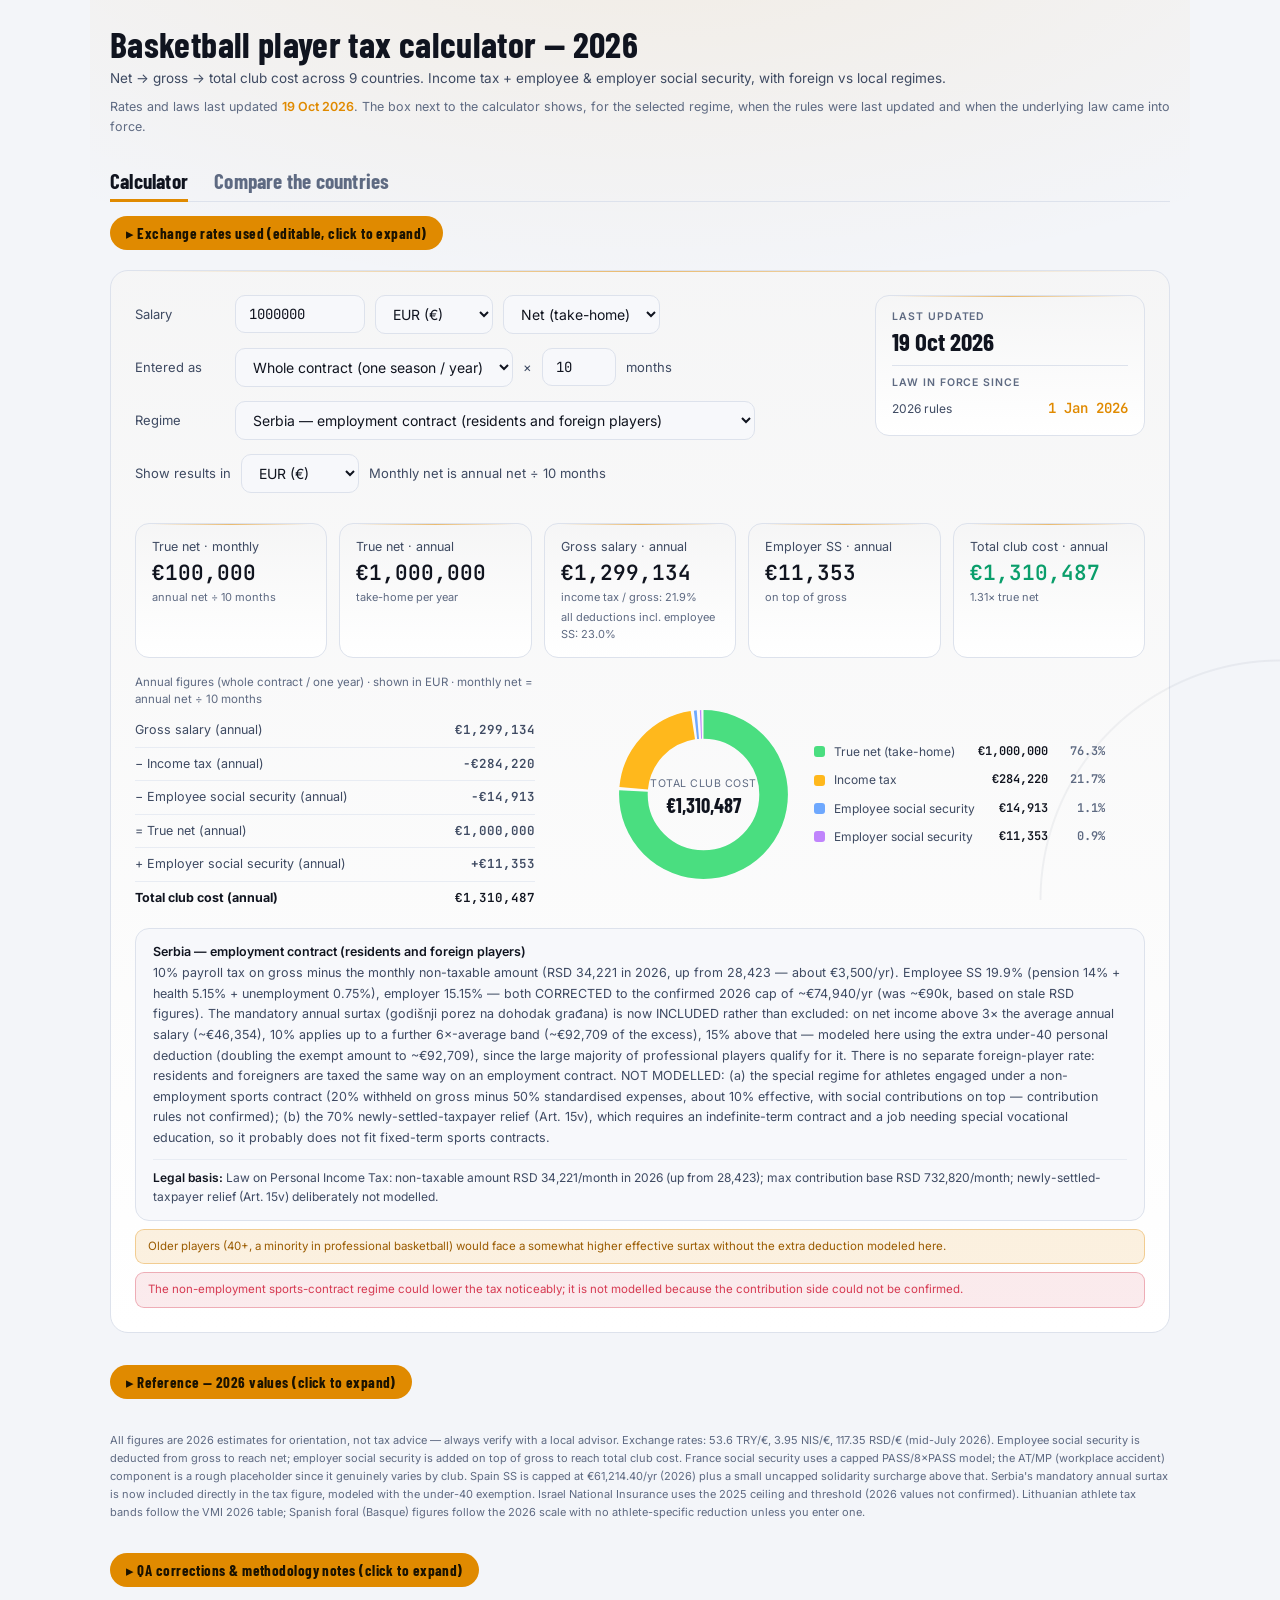
<file: basketball_tax_calculator_2026-4.html>
<!DOCTYPE html>
<html lang="en">
<head>
<meta charset="utf-8">
<meta name="viewport" content="width=device-width, initial-scale=1, viewport-fit=cover">
<title>Basketball Player Tax Calculator — 2026</title>
<link rel="preconnect" href="https://fonts.googleapis.com">
<link href="https://fonts.googleapis.com/css2?family=Barlow+Condensed:wght@500;600;700&family=Inter:wght@400;500;600&family=JetBrains+Mono:wght@400;600&display=swap" rel="stylesheet">
<style>
  :root{
    --bg:#07090F; --panel:#0F1420; --surface:#121827; --surface2:#171F31; --border:#1E2638; --border2:#171E2E;
    --text:#E8ECF4; --text2:#B1BACB; --text3:#7A869E; --text-muted:#7A869E;
    --amber:#FFB020; --amber2:#E89A00; --amber-line:rgba(255,176,32,.35); --amber-glow:rgba(255,176,32,.06);
    --green-bg:rgba(61,245,176,.12); --green-tx:#3DF5B0;
    --amber-bg:rgba(255,176,32,.12); --amber-tx:#FFC24A;
    --red-bg:rgba(255,92,115,.12); --red-tx:#FF8A9A;
    --blue-bg:rgba(77,163,255,.10); --blue-tx:#A9CBFF;
    --radius:14px; --radius-sm:10px;
    --display:"Barlow Condensed","Oswald","Arial Narrow",system-ui,sans-serif;
    --mono:"JetBrains Mono",ui-monospace,Menlo,Consolas,monospace;
    color-scheme:dark;
  }
  @media (prefers-color-scheme:light){:root:not([data-t=dark]){
    --bg:#F3F5F9; --panel:#FFFFFF; --surface:#F7F8FB; --surface2:#EEF1F6; --border:#DDE2EC; --border2:#E8ECF3;
    --text:#10141F; --text2:#3E4A62; --text3:#5E6A82; --text-muted:#5E6A82;
    --amber:#E08A00; --amber2:#C77700; --amber-line:rgba(224,138,0,.4); --amber-glow:rgba(224,138,0,.06);
    --green-bg:rgba(10,158,107,.10); --green-tx:#0A9E6B; --amber-bg:rgba(224,138,0,.12); --amber-tx:#9A5B00;
    --red-bg:rgba(214,58,82,.10); --red-tx:#D63A52; --blue-bg:rgba(43,95,168,.08); --blue-tx:#2B5FA8; color-scheme:light}}
  :root[data-t=light]{
    --bg:#F3F5F9; --panel:#FFFFFF; --surface:#F7F8FB; --surface2:#EEF1F6; --border:#DDE2EC; --border2:#E8ECF3;
    --text:#10141F; --text2:#3E4A62; --text3:#5E6A82; --text-muted:#5E6A82;
    --amber:#E08A00; --amber2:#C77700; --amber-line:rgba(224,138,0,.4); --amber-glow:rgba(224,138,0,.06);
    --green-bg:rgba(10,158,107,.10); --green-tx:#0A9E6B; --amber-bg:rgba(224,138,0,.12); --amber-tx:#9A5B00;
    --red-bg:rgba(214,58,82,.10); --red-tx:#D63A52; --blue-bg:rgba(43,95,168,.08); --blue-tx:#2B5FA8; color-scheme:light}
  *{box-sizing:border-box;margin:0;padding:0}
  html{background:var(--bg)}
  body{font-family:Inter,system-ui,-apple-system,"Segoe UI",sans-serif;color:var(--text);line-height:1.6;padding:2rem 1.25rem 3rem;max-width:980px;margin:0 auto;min-height:100vh;
    background:radial-gradient(900px 420px at 92% -6%,rgba(255,184,28,.13),transparent 60%),radial-gradient(700px 420px at 0% 0%,rgba(40,90,200,.12),transparent 60%),linear-gradient(180deg,#0b1428 0%,#081020 100%);background-color:var(--bg)}
  h1{font-family:var(--display);font-size:36px;font-weight:700;letter-spacing:.01em;margin-bottom:4px;line-height:1.1}
  .subtitle{font-size:13.5px;color:var(--text2);margin-bottom:.5rem}
  .asof{font-size:12.5px;color:var(--text3);margin:0 0 1.25rem}
  .asof b{color:var(--amber);font-weight:600}
  .sec{display:table;font-family:var(--display);font-size:21px;font-weight:700;color:var(--text);letter-spacing:.01em;margin:1.9rem 0 .9rem;padding-bottom:6px;border-bottom:3px solid var(--amber)}
  .corr{background:var(--blue-bg);border:1px solid #1f3a70;border-radius:var(--radius-sm);padding:12px 16px;font-size:12px;color:var(--blue-tx);line-height:1.65;margin-bottom:1.25rem}
  .corr b{font-weight:600;color:#fff}
  .corr-wrap{margin-top:2rem;margin-bottom:1.25rem}
  .corr-wrap summary{cursor:pointer;display:inline-block;font-family:var(--display);font-size:15px;font-weight:700;letter-spacing:.03em;color:#1a1200;background:linear-gradient(180deg,#ffc83d,#f59e0b);border-radius:999px;padding:5px 16px;list-style:none;box-shadow:0 0 16px rgba(255,184,28,.22)}
  .corr-wrap summary::-webkit-details-marker{display:none}
  .corr-wrap summary:before{content:'\25B8\0020';display:inline}
  .corr-wrap[open] summary{margin-bottom:10px}
  .corr-wrap[open] summary:before{content:'\25BE\0020'}
  .conv{border:1px solid var(--amber-line);box-shadow:0 0 28px var(--amber-glow),0 10px 40px rgba(0,0,0,.35);border-radius:18px;padding:1.5rem;background:linear-gradient(180deg,#0e1a38 0%,#0c1630 100%);}
  .top{display:grid;grid-template-columns:minmax(0,1fr) 270px;gap:20px;align-items:start}
  @media (max-width:760px){.top{grid-template-columns:1fr}}
  .row{display:flex;align-items:center;gap:10px;margin-bottom:14px;flex-wrap:wrap}
  .row label{font-size:13px;color:var(--text2);min-width:90px}
  input[type=number]{padding:9px 13px;border-radius:12px;border:1px solid var(--amber-line);background:var(--surface);color:var(--text);font-size:14px;width:160px;font-family:inherit}
  select{padding:9px 13px;border-radius:12px;border:1px solid var(--amber-line);background:var(--surface);color:var(--text);font-size:14px;font-family:inherit;max-width:100%}
  input[type=number]:focus,select:focus{outline:none;border-color:var(--amber);box-shadow:0 0 0 3px rgba(255,184,28,.15)}
  select option,select optgroup{background:#101c3a;color:var(--text)}
  input[type=range]{width:100%;accent-color:var(--amber)}
  .datebox{background:linear-gradient(180deg,#122044,#0f1a38);border:1px solid rgba(255,184,28,.55);border-radius:var(--radius);padding:13px 16px 12px;box-shadow:0 0 26px rgba(255,184,28,.10)}
  .db-h{font-size:10.5px;text-transform:uppercase;letter-spacing:.09em;color:var(--text3);font-weight:600}
  .db-v{font-family:var(--display);font-size:25px;font-weight:700;color:#fff;line-height:1.15;margin:1px 0 9px}
  .db-sep{height:1px;background:var(--border);margin:0 0 9px}
  .db-row{display:flex;justify-content:space-between;align-items:baseline;gap:12px;font-size:12px;color:var(--text2);padding:3px 0}
  .db-row b{font-family:var(--display);font-size:16px;font-weight:600;color:var(--amber);white-space:nowrap;letter-spacing:.01em}
  .spain-extra{background:var(--surface);border:1px solid var(--border);border-radius:var(--radius-sm);padding:12px 16px;margin-top:10px;display:none}
  .spain-extra .row{margin-bottom:8px}
  .split-bar{display:flex;height:28px;border-radius:8px;overflow:hidden;margin:8px 0}
  .split-seg{display:flex;align-items:center;justify-content:center;font-size:11px;font-weight:500}
  .cards{display:grid;grid-template-columns:repeat(auto-fit,minmax(150px,1fr));gap:12px;margin:16px 0}
  .card{background:linear-gradient(180deg,#111f42,#0f1b3a);border:1px solid var(--amber-line);box-shadow:0 0 18px var(--amber-glow);border-radius:var(--radius);padding:13px 16px}
  .card-lbl{font-size:12.5px;color:var(--text2);margin-bottom:4px}
  .card-val{font-family:var(--display);font-size:23px;font-weight:700;color:var(--text);line-height:1.15;letter-spacing:.01em}
  .card-sub{font-size:11px;color:var(--text3);margin-top:4px}
  .bwrap{display:grid;grid-template-columns:minmax(0,400px) minmax(0,1fr);gap:36px;align-items:center;margin-top:14px}
  .bwrap .breakdown{margin-top:0}
  .pie{display:flex;gap:18px;align-items:center;justify-content:center;flex-wrap:wrap;padding:6px 0}
  .pie svg{width:185px;height:185px;flex:none}
  .pie .ring{fill:none;stroke-width:6.5;transform:rotate(-90deg);transform-origin:50% 50%}
  .pie .ctr1{fill:var(--text3);font-size:2.4px;text-anchor:middle;letter-spacing:.05em;text-transform:uppercase}
  .pie .ctr2{fill:var(--text);font-size:3.9px;font-weight:700;text-anchor:middle;font-family:var(--display)}
  .pleg{display:flex;flex-direction:column;gap:9px;font-size:12px;color:var(--text2)}
  .pleg div{display:flex;align-items:center;gap:9px}
  .pleg i{width:11px;height:11px;border-radius:3px;flex:none}
  .pleg b{color:var(--text);margin-left:auto;padding-left:14px;font-variant-numeric:tabular-nums}
  .pleg em{font-style:normal;color:var(--text3);min-width:48px;text-align:right;font-variant-numeric:tabular-nums}
  @media (max-width:860px){.bwrap{grid-template-columns:1fr}}
  .tabs{display:flex;gap:26px;margin:1.9rem 0 .9rem;flex-wrap:wrap;border-bottom:1px solid var(--border2)}
  .tab{background:none;border:none;border-bottom:3px solid transparent;margin-bottom:-1px;padding:0 0 6px;cursor:pointer;font-family:var(--display);font-size:21px;font-weight:700;letter-spacing:.01em;color:var(--text3)}
  .tab:hover{color:var(--text2)}
  .tab.on{color:var(--text);border-bottom-color:var(--amber)}
  details.rates{margin:0 0 14px;font-size:12.5px;color:var(--text2)}
  details.rates summary{cursor:pointer;color:var(--text3);width:fit-content}
  details.rates summary:hover{color:var(--amber)}
  .rates-grid{display:flex;gap:14px;flex-wrap:wrap;margin:10px 0 6px}
  .rates-grid label{display:flex;align-items:center;gap:7px}
  .rates-grid input{width:92px}
  .rates-note{font-size:11.5px;color:var(--text3);line-height:1.55;max-width:760px}
  .inl{font-size:13px;color:var(--text2)}
  .bnote{font-size:11.5px;color:var(--text3);margin-bottom:6px;line-height:1.5}
  .card-hi{border-color:var(--amber);box-shadow:0 0 22px rgba(255,184,28,.22)}
  .card-hi .card-val{color:var(--amber)}
  .card-val.sm{font-size:18px}
  #sal,#c-sal{width:130px}
  .card-lbl{white-space:nowrap}
  .card-sub2{font-size:11px;color:var(--text3);margin-top:2px}
  .cmp-sum{display:grid;grid-template-columns:repeat(auto-fit,minmax(210px,1fr));gap:12px;margin:16px 0}
  .cmp-leg{display:flex;gap:16px;flex-wrap:wrap;font-size:12px;color:var(--text2);margin:6px 0 12px}
  .cmp-leg i{display:inline-block;width:11px;height:11px;border-radius:3px;margin-right:6px;vertical-align:-1px}
  .cb{display:grid;grid-template-columns:minmax(150px,230px) minmax(0,1fr) 112px;gap:12px;align-items:center;padding:7px 0;border-bottom:1px solid var(--border2)}
  .cb:last-child{border-bottom:none}
  .cb-lbl b{display:block;font-size:13px;color:var(--text);font-weight:600}
  .cb-lbl span{display:block;font-size:11px;color:var(--text3);line-height:1.35}
  .cb-bar{display:flex;height:20px;border-radius:5px;overflow:hidden;min-width:2px}
  .cb-bar i{display:block;height:100%}
  .cb-val{text-align:right;font-size:12.5px;font-weight:600;color:var(--text);font-variant-numeric:tabular-nums}
  .cb-val small{display:block;font-size:10.5px;font-weight:400;color:var(--text3)}
  @media (max-width:640px){.cb{grid-template-columns:1fr 96px}.cb-bar{grid-column:1/3;order:3}}
  table.cmp{width:100%;border-collapse:collapse;font-size:12.5px;min-width:980px}
  table.cmp th{font-size:11px;text-transform:uppercase;letter-spacing:.05em;color:var(--text3);font-weight:600;text-align:right;padding:8px 10px;border-bottom:1px solid var(--border)}
  table.cmp th:first-child,table.cmp td:first-child{text-align:left}
  table.cmp td{padding:7px 10px;border-bottom:1px solid var(--border2);text-align:right;white-space:nowrap;font-variant-numeric:tabular-nums;color:var(--text2)}
  table.cmp td:first-child{white-space:normal;min-width:240px;color:var(--text)}
  table.cmp td:first-child small{display:block;color:var(--text3);font-size:11px}
  table.cmp td.tot{color:var(--green-tx);font-weight:700}
  table.cmp tr:last-child td{border-bottom:none}
  .cmp-note{font-size:11.5px;color:var(--text3);line-height:1.6;margin-top:12px}
  .chk{display:flex;align-items:center;gap:8px;font-size:13px;color:var(--text2);cursor:pointer}
  .notes-panel{padding:1.2rem 1.5rem}
  .notes-intro{font-size:13px;color:var(--text2);line-height:1.6;padding-bottom:10px;border-bottom:1px solid var(--border)}
  .notes-intro b{color:var(--text);font-weight:600}
  ol.qa{list-style:none;margin:0;padding:0}
  ol.qa li{display:grid;grid-template-columns:46px minmax(0,1fr);gap:14px;padding:13px 0;border-bottom:1px solid var(--border2);font-size:13px;line-height:1.65;color:var(--text2)}
  ol.qa li:last-child{border-bottom:none}
  ol.qa .qn{font-family:var(--display);font-size:26px;font-weight:700;color:var(--amber);line-height:1.05}
  ol.qa b{color:var(--text);font-weight:600}
  ol.qa .qd{display:block;font-size:10.5px;text-transform:uppercase;letter-spacing:.07em;color:var(--text3);margin-bottom:3px}
  .rates-panel{padding:1.1rem 1.5rem}
  .rates-panel .rates-title{font-size:13px;color:var(--text2);margin-bottom:10px}
  .rates-panel .rates-grid label{font-size:13px;color:var(--text2)}
  .rates-panel .rates-note{font-size:12px;color:var(--text3);line-height:1.6;max-width:none}
  .breakdown{font-size:12.5px;color:var(--text2);line-height:1.8;margin-top:14px}
  .bline{display:flex;justify-content:space-between;padding:5px 0;border-bottom:1px solid var(--border2)}
  .bline:last-child{border-bottom:none;font-weight:700;color:var(--text)}
  .bhead{font-size:11px;text-transform:uppercase;letter-spacing:.06em;color:var(--text3);margin-top:10px;margin-bottom:2px}
  .info{background:var(--surface);border:1px solid var(--border);border-radius:var(--radius);padding:13px 17px;font-size:12.5px;color:var(--text2);line-height:1.65;margin-top:14px}
  .info b{color:var(--text);font-weight:600}
  .warn{font-size:11.5px;padding:8px 12px;border-radius:9px;margin-top:8px;line-height:1.5;display:none}
  .warn-y{background:var(--amber-bg);color:var(--amber-tx);border:1px solid #5a4210}
  .warn-r{background:var(--red-bg);color:var(--red-tx);border:1px solid #7a2433}
  .slider-lbl{display:flex;justify-content:space-between;font-size:12.5px;color:var(--text2);margin-bottom:4px}
  table.ref{width:100%;min-width:1180px;border-collapse:collapse;font-size:12px}
  table.ref td:nth-child(1){min-width:120px}
  table.ref td:nth-child(5){min-width:260px}
  table.ref td:nth-child(6){min-width:230px}
  table.ref th{text-align:left;font-family:var(--display);color:#8db4ff;font-weight:700;font-size:15px;letter-spacing:.02em;padding:8px 10px;border-bottom:1px solid var(--border);white-space:nowrap}
  table.ref td{padding:9px 10px;border-bottom:1px solid var(--border2);vertical-align:top;font-size:12px;color:var(--text2)}
  table.ref td:first-child{color:var(--text);font-weight:500}
  table.ref tr:last-child td{border-bottom:none}
  table.ref tbody tr:hover td{background:rgba(255,184,28,.04)}
  table.ref td:nth-child(2),table.ref td:nth-child(3),table.ref td:nth-child(4){text-align:right;white-space:nowrap;font-variant-numeric:tabular-nums}
  .tbl-wrap{overflow-x:auto;border:1px solid var(--border);border-radius:var(--radius);padding:6px 8px;background:rgba(13,23,48,.6)}
  .tag{display:inline-block;font-size:9.5px;padding:1px 6px;border-radius:5px;margin-left:4px;vertical-align:middle;font-weight:600}
  .tg-f{background:var(--green-bg);color:var(--green-tx)}
  .tg-fix{background:#0f2c57;color:#7cc0ff}
  .lawline{margin-top:10px;font-size:12px;color:var(--text2);border-top:1px solid var(--border2);padding-top:8px}
  footer{margin-top:2rem;font-size:11px;color:var(--text3);line-height:1.65}

  /* ===== Naujas dizainas: fintech × sports data ===== */
  html{background:var(--bg)}
  body{max-width:1100px;padding:calc(1.5rem + env(safe-area-inset-top,0px)) 1.25rem calc(3rem + env(safe-area-inset-bottom,0px));
    background:radial-gradient(900px 400px at 50% -12%,color-mix(in srgb,var(--amber) 9%,transparent),transparent),var(--bg);background-attachment:fixed}
  body::after{content:"";position:fixed;inset:0;pointer-events:none;opacity:.5;
    background:radial-gradient(circle at 100% 100%,transparent 0 238px,color-mix(in srgb,var(--text3) 22%,transparent) 239px 240px,transparent 241px);
    -webkit-mask:linear-gradient(135deg,transparent 55%,#000);mask:linear-gradient(135deg,transparent 55%,#000)}
  .conv,.card,.datebox,.info,.spain-extra,.tbl-wrap,.cmp-sum>*{position:relative}
  /* stiklo kortelės be švytėjimo, plona gradientinė linija viršuje */
  .conv,.card,.datebox{border:1px solid var(--border);box-shadow:none;
    background:linear-gradient(180deg,color-mix(in srgb,var(--text) 4%,var(--panel)),var(--panel))}
  .conv{border-radius:18px}
  .conv::before,.card::before,.datebox::before{content:"";position:absolute;left:16px;right:16px;top:0;height:1px;
    background:linear-gradient(90deg,transparent,var(--amber),transparent);opacity:.55;pointer-events:none}
  .card-hi{border-color:color-mix(in srgb,var(--amber) 50%,var(--border));box-shadow:none}
  .card-hi .card-val{color:var(--amber)}
  /* skaičiai – monospaced, lygiuojasi */
  .card-val,.db-row b,.pleg b,.pleg em,.cb-val,.bline span:last-child,.slider-lbl b{font-family:var(--mono);font-weight:600;letter-spacing:0}
  .card-val{font-size:21px}.card-val.sm{font-size:16px}
  .db-v{font-family:var(--display);color:var(--text)}
  .db-row b{font-size:14px;color:var(--amber)}
  table.cmp td,table.ref td:nth-child(2),table.ref td:nth-child(3),table.ref td:nth-child(4){font-family:var(--mono);font-size:12px}
  table.cmp td:first-child{font-family:inherit;font-size:12.5px}
  table.cmp td.tot{color:var(--green-tx)}
  table.ref th{color:var(--text3);font-size:14px}
  table.ref tbody tr:hover td,table.cmp tbody tr:hover td{background:color-mix(in srgb,var(--amber) 7%,transparent)}
  .tbl-wrap{background:var(--panel);border-color:var(--border);border-radius:14px}
  /* laukai */
  input[type=number],select{border:1px solid var(--border);background:var(--surface);color:var(--text);border-radius:10px;font-family:var(--mono);font-size:14px}
  select{font-family:inherit}
  input[type=number]:focus,select:focus{border-color:var(--amber);box-shadow:0 0 0 3px color-mix(in srgb,var(--amber) 18%,transparent)}
  select option,select optgroup{background:var(--panel);color:var(--text)}
  /* skirtukai ir antraštės */
  .sec{border-bottom-width:2px}
  .tab.on{border-bottom-color:var(--amber)}
  .tabs{border-bottom-color:var(--border)}
  /* mygtukas „Exchange rates“ – plokščias gintaro pill'as */
  .corr-wrap summary{background:var(--amber);color:#1a1200;box-shadow:none;border:0}
  /* info ir įspėjimo blokai */
  .corr,.info{background:var(--surface);border:1px solid var(--border);color:var(--text2)}
  .corr b{color:var(--text)}
  .warn-y{border-color:color-mix(in srgb,var(--amber) 35%,transparent)}
  .warn-r{border-color:color-mix(in srgb,var(--red-tx) 35%,transparent)}
  .tg-fix{background:var(--blue-bg);color:var(--blue-tx)}
  .asof b{color:var(--amber)}
  .split-bar,.cb-bar{border-radius:99px}
  .cb-bar i:first-child{border-radius:99px 0 0 99px}
  ol.qa .qn{font-family:var(--mono);font-size:20px}
  @media (max-width:760px){body{padding-left:.9rem;padding-right:.9rem}h1{font-size:30px}}
</style>
<script>
/* Tema: seka pagrindinį puslapį (jei įdėta per iframe), arba ?t=light|dark */
(function(){var d=document.documentElement;
try{var q=new URLSearchParams(location.search).get("t");if(q==="light"||q==="dark")d.setAttribute("data-t",q)}catch(e){}
try{if(parent!==window){var pd=parent.document.documentElement,sync=function(){var t=pd.getAttribute("data-t");if(t)d.setAttribute("data-t",t);else d.removeAttribute("data-t")};sync();new MutationObserver(sync).observe(pd,{attributes:true,attributeFilter:["data-t"]})}}catch(e){}
addEventListener("message",function(e){var m=e.data;if(m&&(m.t==="light"||m.t==="dark"))d.setAttribute("data-t",m.t)})})();
</script>
</head>
<body>

<h1>Basketball player tax calculator — 2026</h1>
<p class="subtitle">Net &rarr; gross &rarr; total club cost across 9 countries. Income tax + employee & employer social security, with foreign vs local regimes.</p>
<p class="asof">Rates and laws last updated <b>19 Oct 2026</b>. The box next to the calculator shows, for the selected regime, when the rules were last updated and when the underlying law came into force.</p>

<div class="tabs" role="tablist">
  <button class="tab on" id="tabbtn-calc" role="tab" onclick="showTab('calc')">Calculator</button>
  <button class="tab" id="tabbtn-cmp" role="tab" onclick="showTab('cmp')">Compare the countries</button>
</div>
<details class="corr-wrap" id="rates" style="margin-top:.4rem">
<summary>Exchange rates used (editable, click to expand)</summary>
<div class="conv rates-panel">
  <div class="rates-title">Units of each currency per &euro;1</div>
  <div class="rates-grid">
    <label>USD <input type="number" id="rate-USD" value="1.17" step="0.01" min="0"></label>
    <label>TRY <input type="number" id="rate-TRY" value="53.6" step="0.1" min="0"></label>
    <label>RSD <input type="number" id="rate-RSD" value="117.35" step="0.05" min="0"></label>
    <label>ILS <input type="number" id="rate-ILS" value="3.95" step="0.01" min="0"></label>
  </div>
  <div class="rates-note">TRY, RSD and ILS are the mid-July 2026 rates the tax thresholds were built on. USD is an approximate rate &mdash; edit it to today&rsquo;s. Changing a rate only changes how amounts are entered and displayed; the legal thresholds inside each country&rsquo;s tax model stay fixed.</div>
</div>
</details>

<div id="tab-calc">
<div class="conv">
  <div class="top"><div class="top-left">
  <div class="row">
    <label>Salary</label>
    <input type="number" id="sal" value="1000000" min="0" step="1000">
    <select id="cur-in" title="Currency you type the salary in"></select>
    <select id="stype">
      <option value="net">Net (take-home)</option>
      <option value="gross">Gross (pre-tax)</option>
    </select>
  </div>
  <div class="row">
    <label>Entered as</label>
    <select id="period">
      <option value="contract">Whole contract (one season / year)</option>
      <option value="month">Monthly salary</option>
    </select>
    <span class="inl" id="months-x">&times;</span>
    <input type="number" id="months" value="10" min="1" max="24" step="1" style="width:74px">
    <span class="inl">months</span>
  </div>
  <div class="row">
    <label>Regime</label>
    <select id="country" style="width:100%;max-width:520px;flex:1 1 300px">
      <optgroup label="Serbia">
        <option value="RS_loc">Serbia — employment contract (residents and foreign players)</option>
      </optgroup>
      <optgroup label="Lithuania">
        <option value="LT_for">Lithuania — foreign player (income tax only, 15–32%)</option>
        <option value="LT_loc">Lithuania — local player (income tax + social security)</option>
      </optgroup>
      <optgroup label="Turkey">
        <option value="TR_eff">Turkey BSL — local or US foreign (full SGK)</option>
        <option value="TR_for">Turkey BSL — EU/UK foreign (SGK-exempt by treaty)</option>
      </optgroup>
      <optgroup label="Greece">
        <option value="GR_std">Greece — standard resident (9–44%)</option>
        <option value="GR_50">Greece — Art.5C new-resident (50% exempt, 7 yrs; non-resident 5 of last 6 yrs)</option>
      </optgroup>
      <optgroup label="Italy">
        <option value="IT_loc">Italy — local player, standard IRPEF</option>
        <option value="IT_imp">Italy — foreign player, Impatriati (50% exempt; only if eligible)</option>
      </optgroup>
      <optgroup label="France">
        <option value="FR_loc">France — local player, standard</option>
        <option value="FR_imp">France — foreign player, impatriate (30% of pay exempt, 8 yrs)</option>
      </optgroup>
      <optgroup label="Germany">
        <option value="DE_loc">Germany — all players, standard</option>
      </optgroup>
      <optgroup label="Spain — resident (local players, or year 2+)">
        <option value="ES_mad">Spain — Madrid resident (45% top, progressive)</option>
        <option value="ES_cat">Spain — Catalonia resident: Barcelona, Badalona (50% top)</option>
        <option value="ES_val">Spain — Valencia resident (54% top)</option>
        <option value="ES_and">Spain — Andalucía resident: Málaga (47% top)</option>
        <option value="ES_can">Spain — Canary Islands resident (50.5% top)</option>
        <option value="ES_mur">Spain — Región de Murcia resident (47% top)</option>
        <option value="ES_bas">Spain — Basque Country resident: Baskonia/Álava, Bilbao/Bizkaia (49% foral, from €208k)</option>
      </optgroup>
      <optgroup label="Spain — foreign player options">
        <option value="ES_single">Spain — foreign, one season only (leaves by early July)</option>
        <option value="ES_multi">Spain — foreign, multi-year (partial yr 1 discount)</option>
      </optgroup>
      <optgroup label="Israel">
        <option value="IL_std">Israel — established resident (up to 50%)</option>
        <option value="IL_for">Israel — foreign athlete (flat 25%, reduced National Insurance)</option>
      </optgroup>
    </select>
  </div>
  <div class="row">
    <label>Show results in</label>
    <select id="cur-out" title="Currency for all results"></select>
    <span class="inl" id="months-hint"></span>
  </div>
  </div>
  <aside class="datebox" id="datebox"></aside></div>

  <div class="spain-extra" id="spain-extra">
    <div class="row">
      <label>Player origin</label>
      <select id="sp-origin">
        <option value="eu">EU/EEA (19% non-resident rate)</option>
        <option value="noneu">Non-EU (24% non-resident rate)</option>
      </select>
    </div>
    <div class="row">
      <label>Club region</label>
      <select id="sp-region">
        <option value="mad">Madrid (45% resident rate)</option>
        <option value="cat">Catalonia — Barcelona, Badalona (50% resident rate)</option>
        <option value="val">Valencia (54% resident rate)</option>
        <option value="and">Andalucía — Málaga (47% resident rate)</option>
        <option value="can">Canary Islands (50.5% resident rate)</option>
        <option value="mur">Región de Murcia (47% resident rate)</option>
        <option value="bas">Basque Country — Baskonia/Álava, Bilbao/Bizkaia (49% foral, from €208k)</option>
      </select>
    </div>
    <div id="split-section">
      <div class="slider-lbl">
        <span>Non-resident portion of salary (first calendar year only)</span>
        <span id="sp-split-out">40%</span>
      </div>
      <input type="range" id="sp-split" min="0" max="100" value="40" step="5">
    </div>
    <div class="split-bar" id="split-bar"></div>
  </div>

  <div class="spain-extra" id="bas-extra">
    <div class="row">
      <label>Basque athlete tax reduction (% of salary treated as exempt)</label>
      <input type="number" id="bas-red" value="0" min="0" max="50" step="5">
    </div>
    <div style="font-size:12.5px;color:var(--text-muted);margin-top:2px">What-if only, default 0. No such athlete-specific reduction is confirmed in force in 2026. Sports press sometimes reports Basque clubs paying roughly half the normal tax; entering 50 reproduces that claim (the 2019 Bizkaia &ldquo;irregular income&rdquo; decree, which was later withdrawn). See the notes at the bottom of the page.</div>
  </div>

  <div class="spain-extra" id="greece-extra">
    <div class="row">
      <label>Signing / transfer / renewal bonus (€, gross, optional)</label>
      <input type="number" id="gr-bonus" value="0" min="0" step="10000">
    </div>
    <div style="font-size:12.5px;color:var(--text-muted);margin-top:2px">Taxed separately from regular salary: ≤€40,000 in the tax year is folded into the normal progressive scale; above €40,000 the whole bonus is a flat 22% final withholding instead. Not subject to EFKA.</div>
  </div>

  <div class="cards" id="cards"></div>
  <div class="bwrap"><div class="bleft"><div class="bnote" id="bnote"></div><div class="breakdown" id="breakdown"></div></div><div class="pie" id="pie"></div></div>
  <div class="info" id="info"></div>
  <div class="warn warn-y" id="warn-y"></div>
  <div class="warn warn-r" id="warn-r"></div>
</div>
</div>

<div id="tab-cmp" style="display:none">
<div class="conv">
  <div class="row">
    <label>Salary</label>
    <input type="number" id="c-sal" value="1000000" min="0" step="1000">
    <select id="c-cur-in"></select>
    <select id="c-stype">
      <option value="net">Net (take-home)</option>
      <option value="gross">Gross (pre-tax)</option>
    </select>
  </div>
  <div class="row">
    <label>Entered as</label>
    <select id="c-period">
      <option value="contract">Whole contract (one season / year)</option>
      <option value="month">Monthly salary</option>
    </select>
    <span class="inl">&times;</span>
    <input type="number" id="c-months" value="10" min="1" max="24" step="1" style="width:74px">
    <span class="inl">months</span>
  </div>
  <div class="row">
    <label>Show results in</label>
    <select id="c-cur-out"></select>
    <label class="chk" style="min-width:0"><input type="checkbox" id="c-best"> Cheapest regime per country only</label>
  </div>
  <div class="cmp-sum" id="cmp-sum"></div>
  <div class="cmp-leg"><span><i style="background:#4ade80"></i>True net</span><span><i style="background:#ffb81c"></i>Income tax</span><span><i style="background:#6ea8fe"></i>Employee social security</span><span><i style="background:#c084fc"></i>Employer social security</span></div>
  <div id="cmp-chart"></div>
  <details class="corr-wrap" style="margin-top:1.2rem;margin-bottom:0">
  <summary>Details table (click to expand)</summary>
  <div class="tbl-wrap"><table class="cmp"><thead><tr><th>Regime</th><th>True net</th><th>Net / month</th><th>Gross</th><th>Income tax</th><th>Employee SS</th><th>Employer SS</th><th>Total club cost</th><th>vs cheapest</th><th>&times; net</th></tr></thead><tbody id="cmp-body"></tbody></table></div>
  </details>
  <div class="cmp-note" id="cmp-note"></div>
</div>
</div>

<details class="corr-wrap">
<summary>Reference &mdash; 2026 values (click to expand)</summary>
<div class="tbl-wrap">
<table class="ref">
<thead><tr><th>Regime</th><th>Income tax</th><th>Employee SS</th><th>Employer SS</th><th>Note</th><th>Law / in force since</th></tr></thead>
<tbody>
<tr><td>Serbia (all players)</td><td>10% + annual surtax<span class="tag tg-fix">fixed</span></td><td>19.9% (cap ~€74.9k)<span class="tag tg-fix">fixed</span></td><td>15.15% (cap ~€74.9k)<span class="tag tg-fix">fixed</span></td><td>Surtax now included: 10%/15% on net above ~€92.7k (under-40 exemption)</td><td>Personal Income Tax Law; non-taxable amount RSD 34,221/mo — 1 Jan 2026</td></tr>
<tr><td>Lithuania foreign</td><td>15% ≤ €27.7k, 20% ≤ €83k, 25% ≤ €139k, 32% above<span class="tag tg-fix">fixed</span></td><td>none</td><td>none</td><td>Athlete income bands per VMI 2026 (12/36/60 VDU); foreign players exempt from SS, so income tax only<span class="tag tg-f">foreign</span></td><td>GPMĮ + VMI 2026 table — 1 Jan 2026</td></tr>
<tr><td>Lithuania local</td><td>15% ≤ €27.7k, 20% ≤ €83k, 25% ≤ €139k, 32% above<span class="tag tg-fix">fixed</span></td><td>22.5% × 90% base (base cap €99.4k)<span class="tag tg-fix">fixed</span></td><td>none</td><td>SS at most ~€22.4k/yr; total club cost = gross</td><td>Sodra 2026: 90% base from 1 Jul 2026; base cap 43 VDU</td></tr>
<tr><td>Turkey local / US foreign</td><td>20% flat (final) up to ~€99k, then 15–40% progressive on all income<span class="tag tg-fix">merged</span></td><td>15% (cap ~€66.5k)</td><td>22.75% (cap ~€66.5k)</td><td>Full SGK; US players have no treaty exemption. A net input picks the lower (20%-final) gross when two gross amounts give the same net</td><td>GVK Geçici 72 + GVİ 2026 tariff, SGK 2026 — 1 Jan 2026</td></tr>
<tr><td>Turkey EU/UK foreign</td><td>20% flat (final) up to ~€99k, then 15–40% progressive on all income</td><td>none</td><td>none</td><td>SGK-exempt by bilateral treaty; income tax identical<span class="tag tg-f">foreign</span></td><td>Bilateral SGK treaties; GVİ 2026 tariff</td></tr>
<tr><td>Greece standard</td><td>9–44%<span class="tag tg-fix">fixed</span></td><td>13.87% (cap €93k)<span class="tag tg-fix">fixed</span></td><td>21.79% (cap €93k)</td><td>Top rate above €60k — 2026 reform (Law 5246/2025); signing/transfer bonus &gt;€40k = flat 22%<span class="tag tg-fix">new</span></td><td>Law 5246/2025 — 1 Jan 2026</td></tr>
<tr><td>Greece Art.5C</td><td>~22% eff.</td><td>13.87% (cap €93k)<span class="tag tg-fix">fixed</span></td><td>21.79% (cap €93k)</td><td>50% exempt 7 yrs. Must have been non-resident in Greece for 5 of the previous 6 years, moving from an EU/EEA or tax-cooperation country; bonus rule applies on top<span class="tag tg-f">foreign</span></td><td>Income Tax Code Art. 5C; EFKA 2026</td></tr>
<tr><td>Italy local</td><td>23/33/43% + surt.</td><td>9.19%→10.19% (cap €122k)<span class="tag tg-fix">fixed</span></td><td>30% (cap €122k)</td><td>2026: middle bracket cut to 33% (confirmed current)</td><td>Legge di Bilancio 2026 — 1 Jan 2026</td></tr>
<tr><td>Italy Impatriati</td><td>~21.5% eff. (up to €600k)<span class="tag tg-fix">fixed</span></td><td>9.19%→10.19% (cap €122k)</td><td>30% (cap €122k)</td><td>50% exempt, capped at €600k/yr (2024+ regime); INPS on full gross. Eligibility uncertain for athletes: general rules need a qualifying degree and 3 years non-residence<span class="tag tg-f">foreign</span></td><td>D.Lgs. 209/2023 art. 5 — arrivals from 1 Jan 2024</td></tr>
<tr><td>France local</td><td>0–45% + surtax<span class="tag tg-fix">fixed</span></td><td>~21% → ~12% (capped)<span class="tag tg-fix">fixed</span></td><td>~42% → ~26% (capped)<span class="tag tg-fix">fixed</span></td><td>Capped at PASS &euro;48,060 &amp; 8×PASS &euro;384,480; income tax on gross &minus; deductible SS &minus; 10% allowance</td><td>Loi de finances 2026 (scale +0.9%); PASS 2026</td></tr>
<tr><td>France Impatriate</td><td>Same scale, 30% of net pay exempt<span class="tag tg-fix">fixed</span></td><td>~21% → ~12% (capped)</td><td>~42% → ~26% (capped)</td><td>30% flat exemption (up to 50% cap with a contract-fixed bonus) for up to 8 yrs; SS unchanged vs. local<span class="tag tg-f">foreign</span></td><td>Art. 155 B CGI</td></tr>
<tr><td>Germany</td><td>14–45% + Soli<span class="tag tg-fix">fixed</span></td><td>two-tier capped</td><td>two-tier capped</td><td>No special athlete/foreign regime; brackets corrected to 2026 §32a EStG values</td><td>§32a EStG 2026; 2026 SV ceilings — 1 Jan 2026</td></tr>
<tr><td>Spain Madrid resident</td><td>45% top, progressive<span class="tag tg-fix">fixed</span></td><td>6.5% (cap €61.2k) + solidarity</td><td>32.65% (cap €61.2k) + solidarity</td><td>Now progressive; athletes excluded from Beckham</td><td>LIRPF + Madrid scale; SS Orden 2026 / RDL 3/2026</td></tr>
<tr><td>Spain Catalonia resident</td><td>50% top, progressive<span class="tag tg-fix">fixed</span></td><td>6.5% (cap €61.2k) + solidarity</td><td>32.65% (cap €61.2k) + solidarity</td><td>Barcelona, Badalona; corrected down from 54% — that rate is Valencia's</td><td>LIRPF + Catalan scale; SS 2026</td></tr>
<tr><td>Spain Valencia resident</td><td>54% top, progressive<span class="tag tg-fix">fixed</span></td><td>6.5% (cap €61.2k) + solidarity</td><td>32.65% (cap €61.2k) + solidarity</td><td>Highest common-regime top rate in Spain</td><td>LIRPF + Valencian scale; SS 2026</td></tr>
<tr><td>Spain Andalucía resident</td><td>47% top, progressive<span class="tag tg-fix">fixed</span></td><td>6.5% (cap €61.2k) + solidarity</td><td>32.65% (cap €61.2k) + solidarity</td><td>Málaga</td><td>LIRPF + Andalusian scale; SS 2026</td></tr>
<tr><td>Spain Canary Islands resident</td><td>50.5% top, progressive<span class="tag tg-fix">fixed</span></td><td>6.5% (cap €61.2k) + solidarity</td><td>32.65% (cap €61.2k) + solidarity</td><td>IRPF same as mainland; IGIC (not IVA) is unrelated to payroll</td><td>LIRPF + Canary scale; SS 2026</td></tr>
<tr><td>Spain Región de Murcia resident</td><td>47% top, progressive<span class="tag tg-fix">fixed</span></td><td>6.5% (cap €61.2k) + solidarity</td><td>32.65% (cap €61.2k) + solidarity</td><td></td><td>LIRPF + Murcian scale; SS 2026</td></tr>
<tr><td>Spain Basque resident</td><td>23% → 49% (49% from €208k), own foral scale<span class="tag tg-fix">fixed</span></td><td>6.5% (cap €61.2k) + solidarity</td><td>32.65% (cap €61.2k) + solidarity</td><td>Baskonia/Álava, Bilbao/Bizkaia, Gipuzkoa — foral, NOT summed with state scale; SS still national</td><td>NF 13/2013 (Bizkaia), NF 3/2014 as amended by 6/2025 (Gipuzkoa), NF 33/2013 as amended by 21/2025 (Álava) — 2026</td></tr>
<tr><td>Spain foreign 1 season</td><td>19% EU / 24% non-EU</td><td>6.5% (cap €61.2k) + solidarity</td><td>32.65% (cap €61.2k) + solidarity</td><td>Entire season if departs by ~July 2<span class="tag tg-f">foreign</span></td><td>TRLIRNR (long-standing); SS 2026</td></tr>
<tr><td>Spain foreign multi-yr</td><td>blended</td><td>6.5% (cap €61.2k) + solidarity</td><td>32.65% (cap €61.2k) + solidarity</td><td>Only partial yr 1 at IRNR rate<span class="tag tg-f">foreign</span></td><td>TRLIRNR + LIRPF art. 9; SS 2026</td></tr>
<tr><td>Israel standard</td><td>10–50%<span class="tag tg-fix">fixed</span></td><td>3.5% to NIS 7.5k/mo, then 12% (cap ~€154k)<span class="tag tg-fix">fixed</span></td><td>3.55% then 7.6% (cap ~€154k)</td><td>47% + 3% surtax above NIS 721,560; 2026 budget widened the 20% and 31% bands</td><td>2026 Budget brackets; NI rates 2025</td></tr>
<tr><td>Israel foreign athlete</td><td>25% flat<span class="tag tg-fix">new</span></td><td>~1% (approx.)</td><td>~1% (approx.)</td><td>1998 Foreign Athlete regs; stay non-resident, up to 4 yrs; produces the ~1.25x vs ~2x gross-to-net gap<span class="tag tg-f">foreign</span></td><td>Foreign Athlete Regulations 1998</td></tr>
</tbody>
</table>
</div>
</details>

<footer>
All figures are 2026 estimates for orientation, not tax advice — always verify with a local advisor. Exchange rates: 53.6 TRY/€, 3.95 NIS/€, 117.35 RSD/€ (mid-July 2026). Employee social security is deducted from gross to reach net; employer social security is added on top of gross to reach total club cost. France social security uses a capped PASS/8×PASS model; the AT/MP (workplace accident) component is a rough placeholder since it genuinely varies by club. Spain SS is capped at €61,214.40/yr (2026) plus a small uncapped solidarity surcharge above that. Serbia's mandatory annual surtax is now included directly in the tax figure, modeled with the under-40 exemption. Israel National Insurance uses the 2025 ceiling and threshold (2026 values not confirmed). Lithuanian athlete tax bands follow the VMI 2026 table; Spanish foral (Basque) figures follow the 2026 scale with no athlete-specific reduction unless you enter one.
</footer>

<details class="corr-wrap">
<summary>QA corrections &amp; methodology notes (click to expand)</summary>
<div class="conv notes-panel">
<div class="notes-intro"><b>Corrections log, newest first.</b> Items 18&ndash;32: October 2026 review (19&ndash;21 Oct 2026) &mdash; every country re-checked for 2026 changes and athlete-specific rules. Items 1&ndash;15: Opus review, July 2026. Items 16&ndash;17: earlier fixes.</div>
<ol class="qa">
<li><span class="qn">32</span><div><span class="qd">Update, 21 Oct 2026</span><b>Italy &mdash; impatriate eligibility flagged.</b> Italian commentary says that since 2024 athletes no longer have a sports-specific route and must meet the general &ldquo;high qualification&rdquo; test (a degree or certified higher qualification) plus 3 years of prior non-residence. The Impatriati option is kept but labelled &ldquo;only if eligible&rdquo; and the note says to use the local option unless an adviser confirms.</div></li>
<li><span class="qn">31</span><div><span class="qd">Update, 21 Oct 2026</span><b>France &mdash; impatriate regime corrected.</b> Three independent sources describe a 30% flat exemption (or a contract-fixed bonus up to a 50% cap) for up to 8 years, with no 2024 reform to 50%/5 years. The option now uses 30% of net pay exempt. Also fixed the French taxable base: it previously deducted a flat 23.5% of gross for social contributions, far above the real deductible share at high salaries; it now uses the actual deductible employee contributions.</div></li>
<li><span class="qn">30</span><div><span class="qd">Update, 21 Oct 2026</span><b>Tax base now net of employee social contributions (Spain, Germany, Italy, Greece, Turkey, France).</b> Several countries applied the income-tax scale to raw gross although employee social contributions are deductible, which overstated tax (and gross) by roughly 2&ndash;7% of pay at mid-range salaries. Germany now uses taxable income (work-expense allowance and deductible pension/health/care contributions) with the correct solidarity phase-in; Spain deducts social security and the &euro;2,000 expense allowance and credits the &euro;5,550 personal minimum; Italy and Greece deduct employee contributions; Turkey deducts SGK above the withholding threshold. Serbia, Lithuania and Israel were checked and left unchanged. The Turkey overlap zone moved accordingly.</div></li>
<li><span class="qn">29</span><div><span class="qd">Update, 21 Oct 2026</span><b>Serbia &mdash; simplified to one option.</b> The &ldquo;newly-settled foreign player (Art.15v)&rdquo; option was removed: the relief needs an indefinite-term employment contract and a job requiring special vocational education, which sports contracts (fixed-term, up to 5 years) probably do not meet, and none of the sources mention athletes. Residents and foreigners are taxed the same on an employment contract. Athletes engaged under a non-employment sports contract are taxed differently (20% withheld on gross minus 50% standardised expenses, about 10% effective, plus contributions); this is noted but not modelled.</div></li>
<li><span class="qn">28</span><div><span class="qd">Update, 20 Oct 2026</span><b>Greece &mdash; Art.5C conditions clarified.</b> The option label and notes now state that the player must have been non-resident in Greece for 5 of the previous 6 years, must move residence from an EU/EEA or tax-cooperation country (US eligibility unconfirmed), needs a Greek employer in a new position and must declare a stay of at least 2 years. The unsupported remark that most foreign EuroLeague players use Art.5C was removed.</div></li>
<li><span class="qn">27</span><div><span class="qd">Update, 20 Oct 2026</span><b>Turkey &mdash; three options merged into two.</b> The separate &ldquo;withholding (&le; ~&euro;99k)&rdquo; option was removed: it gave the same result as the high-earner option for any salary above the threshold. Both remaining options (local/US with full SGK; EU/UK foreign, SGK-exempt) now apply the 20% final withholding up to ~&euro;98,881 gross and the progressive scale on all income above it. For a net input the calculator solves for the gross that gives that final net and, where two gross amounts give the same net (a band of net amounts just below the threshold-level net), uses the lower one. The &ldquo;Target net unreachable&rdquo; message cannot occur with the current numbers (there is an overlap, not a gap).</div></li>
<li><span class="qn">26</span><div><span class="qd">October 2026 review</span><b>Israel:</b> the &ldquo;new immigrant&rdquo; option was removed as not relevant for imported players; only the established-resident (~1.9&ndash;2.0&times; gross-to-net) and foreign-athlete (flat 25%, ~1.34&times;) options remain.</div></li>
<li><span class="qn">25</span><div><span class="qd">October 2026 review</span><b>Lithuania &mdash; follow-up checks (19 Oct 2026):</b> (a) the 43 VDU Sodra base cap <b>does</b> apply to sportsmen paid by a non-employer payer (Sodra 2026 table: 19.5%, +3% pension add-on, 50% base to 30 Jun, 90% from 1 Jul); (b) non-residents are taxed on the same 2026 bands &mdash; no flat 15% for foreigners; (c) in 2025 the 15% band ran to 120 VDU with 20% above (club withholding 15%), which is why 2026 is a large increase for high earners; (d) classification: sports income is individual activity only when self-employed, otherwise &ldquo;not individual activity&rdquo;; (e) if the club is the player&rsquo;s employer the Sodra is employee 15.52% to 60 VDU + 6.98% uncapped + ~1.5% employer &mdash; shown in the notes as the alternative reading. Salary figures used in testing were leaks, not official data.</div></li>
<li><span class="qn">24</span><div><span class="qd">October 2026 review</span><b>Athlete-specific rules found:</b> Turkey &ndash; fixed withholding by league tier (20%/10%/5%); Lithuania &ndash; own athlete income rows in the tax table and a separate Sodra regime; Italy &ndash; athletes are in the FPSP pension fund (33% pension rate, 9.19% employee share); France &ndash; none (impatriate regime available to athletes); Spain &ndash; special employment relationship (RD 1006/1985) but no tax relief; Greece, Germany, Serbia &ndash; none found beyond the general rules; Israel &ndash; the foreign-athlete regime. Not modeled: Turkey&rsquo;s 10%/5% lower-league tiers, benefits in kind, French CDHR minimum tax on very high incomes.</div></li>
<li><span class="qn">23</span><div><span class="qd">October 2026 review</span><b>Checked, no change needed:</b> Germany (2026 &sect;32a tariff, Soli allowance &euro;20,350, ceilings), France (scale +0.9% for 2026, CEHR unchanged; the scale for 2026 income is not yet published), Italy (23/33/43%, INPS ceiling &euro;122,295), Greece (Law 5246/2025 scale and 2026 EFKA), Turkey (2026 tariff, sports withholding 20% for the top league).</div></li>
<li><span class="qn">22</span><div><span class="qd">October 2026 review</span><b>Serbia.</b> The 2026 non-taxable amount (RSD 34,221/month, up from 28,423) is now deducted before the 10% tax.</div></li>
<li><span class="qn">21</span><div><span class="qd">October 2026 review</span><b>Spain.</b> 2026 employee social security 6.5% (MEI 0.15%), employer about 32.65%; confirmed again that professional athletes are excluded from the Beckham regime (Ley 26/2014, from 2015).</div></li>
<li><span class="qn">20</span><div><span class="qd">October 2026 review</span><b>Israel.</b> Income-tax brackets updated to the 2026 budget (20% band to NIS 228,000, 31% to NIS 301,200, 35% to NIS 560,280); employee National Insurance was understated at a flat 6.4% and is now tiered (3.5% to NIS 7,522/month, 12% above); the 2026 ceiling was not confirmed so the 2025 value is kept.</div></li>
<li><span class="qn">19</span><div><span class="qd">October 2026 review</span><b>Basque Country &mdash; scale corrected, claim not reproduced.</b> The earlier bracket limits did not match the official 2026 foral scale (23% to &euro;18,080 &hellip; 47% to &euro;208,390, then 49%, identical in &Aacute;lava, Bizkaia and Gipuzkoa). On a multi-million salary the Basque marginal rate (49%) is higher than Madrid&rsquo;s (45%). The widely quoted &ldquo;about 25% vs 50%&rdquo; traces to (a) a 2019 Bizkaia decree exempting 50% of &ldquo;irregular&rdquo; income such as athletes&rsquo; pay without a cap, which was withdrawn in September 2019; (b) a 2011 comparison of 24% vs 43% from when Bizkaia and &Aacute;lava let imported players use an impatriate regime (the common regime closed it to athletes in 2015; I could not confirm the foral position); and (c) mixing net-contract and gross-contract budgets. An optional what-if field lets you apply a reduction to test the press claim.</div></li>
<li><span class="qn">18</span><div><span class="qd">October 2026 review</span><b>Lithuania &mdash; income tax corrected.</b> The VMI table for 2026 taxes sportsmen&rsquo;s income in four marginal bands: 15% to 12 VDU (&euro;27,746), 20% to 36 VDU (&euro;83,237), 25% to 60 VDU (&euro;138,729), 32% above (VDU 2026 = &euro;2,312.15). This supersedes item (1), which used 15% to 120 VDU / 20% above. Sodra: the contribution base is 90% of pay only from 1 July 2026 (50% before) and is capped at 43 VDU (&euro;99,422.45), so local players&rsquo; social security now tops out near &euro;22.4k instead of growing without limit.</div></li>
<li><span class="qn">17</span><div><b>Turkey withholding — real bug fixed:</b> the "20%, income &le; ~&euro;99k" option was computing a flat 20% withholding for <b>any</b> salary size, with no cap actually enforced in the code — the &euro;99k figure only lived in the label text. A &euro;1M net target was incorrectly resolving to a &euro;1.26M gross taxed at a flat 20%, when Turkish law requires the full progressive scale (up to 40%) via mandatory annual declaration above that threshold. Fixed: this option now automatically falls through to the same full-progressive calculation as the high-earner option once gross exceeds ~&euro;98,881/yr, matching the confirmed 20%-stopaj mechanics discussed for the Mike James case. Net-input mode also correctly handles the ~&euro;57k&ndash;&euro;69k zone right at the threshold where crossing it makes tax worse (net drops) rather than better — unlike Italy's Impatriati cap, this creates an overlap (two valid gross solutions) rather than a gap, and the calculator automatically resolves to the cheaper, lower-gross one.</div></li>
<li><span class="qn">16</span><div><b>Serbia:</b> the SS contribution cap was <b>corrected from ~&euro;90,000/yr to ~&euro;74,940/yr</b> — the old figure didn't match the official 2026 maximum monthly base (732,820 RSD, published by the PIO fund) converted at the current ~117.35 RSD/&euro; rate. The mandatory <b>annual surtax (godišnji porez na dohodak građana) is now included</b> directly in the tax calculation rather than left out as a warning-only caveat — it's genuinely material at basketball-level salaries: 10% on net income above roughly &euro;46,354 (3&times; average annual salary), rising to 15% above about &euro;139,000 total, modeled using the extra under-40 personal deduction that applies to local and foreign players alike (not just Art.15v users). Also corrected the "Art.15v" option's framing: the primary qualifying path for the 70% payroll-tax-base reduction is not having predominantly resided in Serbia for 24 months, with <b>no hard age-40 cutoff</b> on that main path — the under-40 condition only applies to a separate, narrower path for people returning from study abroad.</div></li>
<li><span class="qn">15</span><div><span class="qd">Opus review, July 2026</span>Germany — the income tax formula was using <b>stale §32a EStG bracket boundaries and coefficients</b> from an earlier tax year (e.g. the 42%-bracket threshold was €68,500 instead of the correct 2026 value €69,879, with outdated zone-4/5 formula constants). Corrected to the current 2026 tariff. Also fixed the Pflegeversicherung (care insurance) employer share to the confirmed-fixed 1.7% (was 1.8%). Confirmed via multiple sources: Germany has <b>no special regime for athletes or foreign players</b> — once a player signs and relocates, they're taxed as an ordinary employee regardless of nationality; the only nationality-relevant nuance is a narrow &sect;50a withholding for one-off foreign appearances without German residency, not relevant to a season-long contract.</div></li>
<li><span class="qn">14</span><div><span class="qd">Opus review, July 2026</span>Israel — added a third, previously-missing regime: <b>foreign athlete (flat 25%)</b>, under the 1998 Foreign Athlete tax regulations. This is separate from both the standard resident scale (up to 50%) and the new-immigrant/oleh-chadash track (which is about becoming an Israeli resident, more relevant to a returning national than a genuine import). Foreign athletes who remain non-residents get a flat 25% rate plus sharply reduced National Insurance (~2% vs. the resident rate), for up to 4 years — this is what produces the commonly-cited ~1.25x gross-to-net multiplier for imports vs. ~2x for local players.</div></li>
<li><span class="qn">13</span><div><span class="qd">Opus review, July 2026</span>Italy Impatriati — CORRECTED after further review: the initial rebuild wrongly applied an athlete-specific &euro;1,000,000/yr income floor (with age-20 and 0.5% levy requirements) sourced from art.16 of D.Lgs.147/2015 — but that article was <b>repealed by D.Lgs.209/2023</b> for anyone transferring Italian residence from 2024 onward, and only survives for players who signed contracts by 31 Dec 2023. The regime now correctly reflects the current D.Lgs.209/2023 art.5 rules that apply to athletes the same as any other qualifying worker: <b>50% exemption up to a &euro;600,000/yr cap</b> (not a floor) — income above &euro;600k is fully taxed at ordinary rates with no cliff or gap. No age requirement, no 0.5% levy in the current regime.</div></li>
<li><span class="qn">12</span><div><span class="qd">Opus review, July 2026</span>Italy verified: the calculator's 23/33/43% brackets already matched the correct, current 2026 scale (2026 Budget Law cut the middle bracket from 35% to 33%) — several third-party sites still show the old 35%. Employee INPS <b>fixed to a two-tier structure</b> (9.19% up to &euro;56,224/yr, then 10.19% up to the &euro;122,295 cap) instead of a flat 9.19%.</div></li>
<li><span class="qn">11</span><div><span class="qd">Opus review, July 2026</span>Turkey verified against the official GİB 2026 tariff: the calculator's wage-income brackets (15/20/27/35/40% at TRY 190k/400k/1.5M/5.3M) match exactly, confirming several third-party sites showing lower thresholds (e.g. TRY 110k/230k/870k/3M) are using stale pre-2026 figures. No nationality-based income-tax exemption found for foreigners, non-residents, or new taxpayers under Geçici Madde 72 — it applies identically regardless of residency. Added a clarification that press-reported "net" salaries for high earners typically reflect only the in-season 20% stopaj, not the true final net after the mandatory annual declaration (which applies above the ~TRY 5.3M threshold) — a large gap between the two is normal, not evidence of a hidden exemption. Also noted: Turkey's Constitutional Court (3 June 2026) struck down the rule that a club's withheld tax had to be remitted before a player could credit it against their declared liability.</div></li>
<li><span class="qn">10</span><div><span class="qd">Opus review, July 2026</span>Greece — added an optional signing/transfer/renewal bonus field: under Law 4646/2019 art.76, a contract bonus over &euro;40,000 (explicitly covering basketball, per AADE circular Ε.2026/2020) is taxed at a flat 22% final withholding instead of the ordinary 9&ndash;44% scale, and is not subject to EFKA. Applies equally to local and foreign players since it depends on payment structure, not nationality.</div></li>
<li><span class="qn">9</span><div><span class="qd">Opus review, July 2026</span>Greece verified against multiple 2026 sources: the calculator's 9/20/26/34/39/44% bracket scale (top rate starting at &euro;60k) is the current, reformed scale under Law 5246/2025 — several third-party sites still show the older pre-reform 9/22/28/36/44% scale with the 44% threshold at &euro;40k, which is now out of date. Employee EFKA <b>corrected from 13.37% to 13.87%</b> to match the confirmed 2026 rate; employer 21.79% and the &euro;93,143/yr cap were already correct.</div></li>
<li><span class="qn">8</span><div><span class="qd">Opus review, July 2026</span>Spain — <b>Catalonia's top rate corrected from 54% to 50%</b>; the 54% figure was actually Valencia's and the two had been incorrectly merged into one option. Valencia, Andalucía (M&aacute;laga), Canary Islands, and Regi&oacute;n de Murcia added as separate regions. The Basque Country (Baskonia/&Aacute;lava, Bilbao/Bizkaia) is now modeled as its own <b>self-contained foral scale</b> (23%&ndash;49%) rather than reusing the common-regime brackets with a different top rate, since foral IRPF is not summed with the state scale. Spain SS is now capped at &euro;61,214.40/yr (2026 PASS-equivalent) plus the small uncapped "cuota de solidaridad" tiers introduced for high earners.</div></li>
<li><span class="qn">7</span><div><span class="qd">Opus review, July 2026</span>France social security is now a <b>capped two-tier model</b> (uncapped CSG/CRDS/maladie/famille + a PASS tier &euro;48,060 + an AGIRC-ARRCO tier to 8&times;PASS &euro;384,480) instead of a flat rate — confirmed applicable to professional basketball via the LNB's Convention Collective, for local and foreign players alike, with no sport-specific reduced regime.</div></li>
<li><span class="qn">6</span><div><span class="qd">Opus review, July 2026</span>France — income tax and CEHR are now computed on taxable income (gross &minus; employee SS &minus; the 10% professional-expense allowance, capped &euro;14,430) instead of raw gross; the previous version overstated French income tax by roughly a third at multi-million-euro salaries. The Impatriate regime is updated to the Finance Law 2024 reform — <b>50% exemption for 5 years</b> for arrivals from Jan 2024 onward — replacing the earlier 30%/8-year modeling, which reflected pre-2024 rules.</div></li>
<li><span class="qn">5</span><div><span class="qd">Opus review, July 2026</span>Spain resident regimes use a progressive scale.</div></li>
<li><span class="qn">4</span><div><span class="qd">Opus review, July 2026</span>Israel new-immigrant caps the exemption at NIS 1M.</div></li>
<li><span class="qn">3</span><div><span class="qd">Opus review, July 2026</span>France — confirmed there is <b>no social-charge exclusion</b> for foreign players signing directly with a French club (A1/posting does not apply to direct hires); the Impatriate regime cuts income tax only (30&ndash;50%), employer charges unchanged.</div></li>
<li><span class="qn">2</span><div><span class="qd">Opus review, July 2026</span>Turkey — added the <b>foreign-player SGK exemption</b>: EU/UK players (bilateral treaty) are exempt from Turkish social security; US players are not (no treaty). Income tax is identical for all. FX updated to 53.6 TRY/&euro;, brackets TRY 190k/400k/1.5M/5.3M, SGK cap ~&euro;66.5k/yr.</div></li>
<li><span class="qn">1</span><div><span class="qd">Opus review, July 2026</span>Lithuania rebuilt to the athlete sports-activity model per Sodra: income tax 15% up to &euro;253,065.60 (120 VDU) then 20%, with <b>foreign players exempt from social security</b> and local players paying 22.5% on 90% of the payment; total club cost = gross.</div></li>
</ol>
</div>
</details>

<script>
const EUR_TRY=1/53.6, NIS_EUR=1/3.95;
const TR_B=[[190000,.15],[400000,.20],[1500000,.27],[5300000,.35],[Infinity,.40]];
const IL_B=[[84120,.10],[120720,.14],[228000,.20],[301200,.31],[560280,.35],[721560,.47],[Infinity,.50]];
const GR_B=[[10000,.09],[20000,.20],[30000,.26],[40000,.34],[60000,.39],[Infinity,.44]];
const FR_B=[[11600,0],[29579,.11],[84577,.30],[181917,.41],[Infinity,.45]];
const IT_B=[[28000,.23],[50000,.33],[Infinity,.43]];
function italyEmpSS(g){return prog(g,[[56224,.0919],[122295,.1019],[Infinity,0]]);}
const RS_SUR_3X=46354, RS_SUR_6X=92709;
const RS_NT=34221*12/117.35;
function serbiaSurtax(net,under40){const exemption=RS_SUR_3X*(under40?2:1);const base=Math.max(0,net-exemption);return Math.min(base,RS_SUR_6X)*0.10+Math.max(0,base-RS_SUR_6X)*0.15;}
const LT_VDU=2312.15;
const LT_B=[[12*LT_VDU,.15],[36*LT_VDU,.20],[60*LT_VDU,.25],[Infinity,.32]];
const LT_SS_BASE_CAP=43*LT_VDU;
const TR_SGK_CAP_EUR=3567240*EUR_TRY;
const TR_DECL_EUR=5300000*EUR_TRY;
const IL_SS_CAP_EUR=50695*12*NIS_EUR;
const IL_NI_LOW_EUR=7522*12*NIS_EUR;
function ilEmpSS(g){return Math.min(g,IL_NI_LOW_EUR)*0.035+Math.max(0,Math.min(g,IL_SS_CAP_EUR)-IL_NI_LOW_EUR)*0.12;}
function ilEmrSS(g){return Math.min(g,IL_NI_LOW_EUR)*0.0355+Math.max(0,Math.min(g,IL_SS_CAP_EUR)-IL_NI_LOW_EUR)*0.076;}
const FR_PASS=48060, FR_PASS8=FR_PASS*8;

function prog(g,brackets,scale=1){let t=0,p=0;for(const[c,r] of brackets){if(g/scale<=p)break;t+=(Math.min(g/scale,c)-p)*r;p=c;}return t*scale;}
function spainTax(g,topRate){return prog(g,[[12450,.19],[20200,.24],[35200,.30],[60000,.37],[Infinity,topRate]]);}
let BAS_RED=0;
function spainResTax(region,top,g,ss,f){const base=Math.max(0,g-ss-2000*f);return region==='bas'?basqueTax(base):Math.max(0,spainTax(base,top)-spainTax(5550*f,top));}
function basqueTax(g){return prog(g*(1-BAS_RED),[[18080,.23],[36160,.28],[54240,.35],[77450,.40],[107260,.45],[142960,.46],[208390,.47],[Infinity,.49]]);}
const ES_TOP={mad:.45,cat:.50,val:.54,and:.47,can:.505,mur:.47,bas:.49};
const ES_SS_CAP=61214.40, ES_SOL_T1=67335.84, ES_SOL_T2=91821.60;
function spainEmpSS(g){return Math.min(g,ES_SS_CAP)*0.065+prog(g,[[ES_SS_CAP,0],[ES_SOL_T1,.0019],[ES_SOL_T2,.0021],[Infinity,.0024]]);}
function spainEmrSS(g){return Math.min(g,ES_SS_CAP)*0.3265+prog(g,[[ES_SS_CAP,0],[ES_SOL_T1,.0096],[ES_SOL_T2,.0104],[Infinity,.0122]]);}
function germanyTax(g){let t;if(g<=12348)t=0;else if(g<=17799){const y=(g-12348)/10000;t=(882.4*y+1400)*y;}else if(g<=69878){const z=(g-17799)/10000;t=(181.19*z+2397)*z+1025.38;}else if(g<=277825)t=0.42*g-10637.32;else t=0.45*g-18971.07;if(t>20350)t+=Math.min(t*0.055,(t-20350)*0.119);return t;}
function germanyDedSS(g){return 0.093*Math.min(g,101400)+(0.0875*0.96+0.025)*Math.min(g,69750);}
function germanyTaxGross(g){return germanyTax(Math.max(0,g-1266-germanyDedSS(g)));}
function germanyEmpSS(g){const pu=Math.min(g,101400),hc=Math.min(g,69750);return pu*(0.093+0.013)+hc*(0.0875+0.025);}
function germanyEmrSS(g){const pu=Math.min(g,101400),hc=Math.min(g,69750);return pu*(0.093+0.013+0.0015)+hc*(0.0875+0.017);}
function franceTaxableBase(g,exemptRate){const emp=franceEmpSS(g);const ded=Math.max(0,emp-0.0285*g);const exempt=(exemptRate||0)*Math.max(0,g-emp);const b=Math.max(0,g-ded-exempt);return Math.max(0,b-Math.min(b*0.10,14430));}
function franceTax(base){let t=prog(base,FR_B);if(base>500000)t+=(base-500000)*0.04+(Math.min(base,500000)-250000)*0.03;else if(base>250000)t+=(base-250000)*0.03;return t;}
function franceEmpSS(g){return g*0.1010+prog(g,[[FR_PASS,.1091],[FR_PASS8,.0972],[Infinity,0]]);}
function franceEmrSS(g){return g*0.236+prog(g,[[FR_PASS,.1881],[FR_PASS8,.1457],[Infinity,0]]);}
function turkeyTax(g){return prog(g,TR_B,EUR_TRY);}
function israelTax(g){return prog(g,IL_B,NIS_EUR);}
function ltTax(g){return prog(g,LT_B);}

function getTax(key,g){
  if(key==='DE_loc')return germanyTaxGross(g);
  if(key==='FR_loc')return franceTax(franceTaxableBase(g));
  if(key==='FR_imp')return franceTax(franceTaxableBase(g,0.30));
  if(key==='GR_std')return prog(Math.max(0,g-getEmpSS(key,g)),GR_B);
  if(key==='GR_50')return prog(Math.max(0,g-getEmpSS(key,g))*0.50,GR_B);
  if(key==='IT_loc')return prog(Math.max(0,g-italyEmpSS(g)),IT_B)*1.025;
  if(key==='IT_imp'){const b=Math.max(0,g-italyEmpSS(g));return prog(Math.min(b,600000)*0.50+Math.max(0,b-600000),IT_B)*1.025;}
  if(key==='TR_eff'||key==='TR_for')return g<=TR_DECL_EUR?g*0.20:turkeyTax(Math.max(0,g-getEmpSS(key,g)));
  if(key==='IL_std')return israelTax(g);
  if(key==='IL_for')return g*0.25;
  if(key==='LT_for'||key==='LT_loc')return ltTax(g);
  if(key==='RS_loc'){const baseTax=Math.max(0,g-RS_NT)*0.10;const net=g-baseTax-getEmpSS('RS_loc',g);return baseTax+serbiaSurtax(net,true);}
  if(key==='ES_bas')return spainResTax('bas',ES_TOP.bas,g,spainEmpSS(g),1);
  if(key==='ES_mad'||key==='ES_cat'||key==='ES_val'||key==='ES_and'||key==='ES_can'||key==='ES_mur')return spainResTax(key.slice(3),ES_TOP[key.slice(3)],g,spainEmpSS(g),1);
  return 0;
}
function getEmpSS(key,g){
  if(key==='DE_loc')return germanyEmpSS(g);
  if(key==='IL_std')return ilEmpSS(g);
  if(key==='LT_for')return 0;
  if(key==='LT_loc')return Math.min(g*0.90,LT_SS_BASE_CAP)*0.225;
  if(key==='TR_for')return 0;
  if(key==='FR_loc'||key==='FR_imp')return franceEmpSS(g);
  if(key==='ES_mad'||key==='ES_cat'||key==='ES_val'||key==='ES_and'||key==='ES_can'||key==='ES_mur'||key==='ES_bas')return spainEmpSS(g);
  if(key==='IT_loc'||key==='IT_imp')return italyEmpSS(g);
  const mp={RS_loc:[.199,74940],TR_eff:[.15,TR_SGK_CAP_EUR],GR_std:[.1387,93143],GR_50:[.1387,93143],IL_std:[.064,IL_SS_CAP_EUR],IL_for:[.01,IL_SS_CAP_EUR]};
  const d=mp[key]||[0,null];return d[1]?Math.min(g,d[1])*d[0]:g*d[0];
}
function getEmrSS(key,g){
  if(key==='IL_std')return ilEmrSS(g);
  if(key==='DE_loc')return germanyEmrSS(g);
  if(key==='LT_for'||key==='LT_loc')return 0;
  if(key==='TR_for')return 0;
  if(key==='FR_loc'||key==='FR_imp')return franceEmrSS(g);
  if(key==='ES_mad'||key==='ES_cat'||key==='ES_val'||key==='ES_and'||key==='ES_can'||key==='ES_mur'||key==='ES_bas')return spainEmrSS(g);
  const mp={RS_loc:[.1515,74940],TR_eff:[.2275,TR_SGK_CAP_EUR],GR_std:[.2179,93143],GR_50:[.2179,93143],IT_loc:[.30,122295],IT_imp:[.30,122295],IL_std:[.073,IL_SS_CAP_EUR],IL_for:[.01,IL_SS_CAP_EUR]};
  const d=mp[key]||[0,null];return d[1]?Math.min(g,d[1])*d[0]:g*d[0];
}
function solveGross(key,targetNet){let g=targetNet*1.9;for(let i=0;i<200;i++){const net=g-getTax(key,g)-getEmpSS(key,g);const err=net-targetNet;if(Math.abs(err)<0.5)break;g-=err*0.5;}return g;}
function solveBisect(key,targetNet,lo,hi){for(let i=0;i<100;i++){const mid=(lo+hi)/2;const net=mid-getTax(key,mid)-getEmpSS(key,mid);if(net<targetNet)lo=mid;else hi=mid;}return(lo+hi)/2;}
const CUR={EUR:{sym:'€',rate:1},USD:{sym:'$',rate:1.17},TRY:{sym:'₺',rate:53.6},RSD:{sym:'RSD ',rate:117.35},ILS:{sym:'₪',rate:3.95}};
const CUR_ALL=['EUR','USD','TRY','RSD','ILS'];
const LOCAL_CUR={RS:'RSD',TR:'TRY',IL:'ILS'};
let OUT='EUR',MONTHS=10;
function fmt(v){const c=CUR[OUT];const x=Math.round(v*c.rate);return(x<0?'−':'')+c.sym+Math.abs(x).toLocaleString('en-US')}
function curLabel(c){return c+' ('+CUR[c].sym.trim()+')'}
function $(id){return document.getElementById(id)}
function localCurOf(key){return LOCAL_CUR[key.split('_')[0]]||null}
function fillCur(sel,list){
  const prev=sel.value;
  sel.innerHTML=list.map(function(c){return'<option value="'+c+'">'+curLabel(c)+'</option>'}).join('');
  sel.value=list.indexOf(prev)>=0?prev:'EUR';
  return prev;
}
function refreshCurSelects(){
  const list=CUR_ALL;
  const prevIn=fillCur($('cur-in'),list);
  fillCur($('cur-out'),list);
  const now=$('cur-in').value;
  if(prevIn&&prevIn!==now&&CUR[prevIn]){ // keep the same real-world amount when the old currency is no longer offered
    const a=parseFloat($('sal').value)||0;
    $('sal').value=Math.round(a/CUR[prevIn].rate*CUR[now].rate);
  }
}
function readMonths(p){return Math.min(24,Math.max(1,Math.round(parseFloat($(p+'months').value)||1)))}
function annualEUR(p){
  const amt=parseFloat($(p+'sal').value)||0;
  const months=readMonths(p);
  const perEur=CUR[$(p+'cur-in').value].rate;
  return amt/perEur*($(p+'period').value==='month'?months:1);
}
function pct(v){return(v*100).toFixed(0)+'%'}
function pctF(v){return(v*100).toFixed(1)+'%'}
function isSpainForeign(key){return key==='ES_single'||key==='ES_multi';}
function isTR(key){return key.slice(0,3)==='TR_';}
function isGreece(key){return key==='GR_std'||key==='GR_50';}
function greeceTax(key,baseGross,bonus){return bonus>40000?getTax(key,baseGross)+bonus*0.22:getTax(key,baseGross+bonus);}


const LAW_VERIFIED='19 Oct 2026';
const LAW={
 LT:{law:'Law on Personal Income Tax (GPMĮ) as amended by the 2025 tax reform; VMI table for permanent residents (sportsmen: 15% to 12 VDU, 20% to 36, 25% to 60, 32% above; VDU 2026 = €2,312.15). Sodra 2026 (sportsmen not employed by the payer): 19.5% (+3% pension add-on) on 50% of the fee Jan–Jun and 90% from 1 Jul 2026, annual base capped at 43 VDU. Athletes are "not individual activity" unless self-employed; non-residents use the same bands',eff:'tax bands 1 Jan 2026; 90% base 1 Jul 2026'},
 FR:{law:'Barème IR 2026 (Loi de finances 2026, art. 4: +0.9% indexation, applied to 2025 income); CEHR 3%/4% unchanged; PASS 2026 €48,060; impatriate regime art. 155 B CGI as reformed by the 2024 Finance Law (arrivals from 2024)',eff:'1 Jan 2026 (scale); 1 Jan 2024 (impatriate). The scale for income earned in 2026 is not yet published'},
 ES:{law:'IRPF state + regional scales (LIRPF; state scale unchanged since 2021); Social Security: Orden de cotización 2026 / RDL 3/2026 (max base €5,101.20/month, MEI 0.9%, cuota de solidaridad). Athletes excluded from the Beckham regime by Ley 26/2014',eff:'1 Jan 2026 (SS); 1 Jan 2015 (Beckham exclusion)'},
 ES_bas:{law:'Foral IRPF scale 2026: Norma Foral 13/2013 art. 75 (Bizkaia); Norma Foral 3/2014 as amended by NF 6/2025 (Gipuzkoa); Norma Foral 33/2013 as amended by NF 21/2025 (Álava). Same scale in all three. SS is national (see ES)',eff:'2026 tax year'},
 ES_single:{law:'Non-resident income tax (TRLIRNR): 19% for EU/EEA, 24% otherwise; 183-day residency rule (LIRPF art. 9). SS as in ES',eff:'long-standing; SS 1 Jan 2026'},
 ES_multi:{law:'Non-resident income tax (TRLIRNR): 19% EU/EEA, 24% otherwise, then ordinary resident IRPF; 183-day residency rule (LIRPF art. 9). SS as in ES',eff:'long-standing; SS 1 Jan 2026'},
 GR:{law:'Law 5246/2025 (2026 scale 9–44%, top rate above €60k); EFKA 2026 contributions (13.87% employee, 21.79% employer, cap €93,143); art. 76 Law 4646/2019 (bonus >€40k at 22%); Art. 5C Income Tax Code (new residents)',eff:'1 Jan 2026'},
 IT:{law:'Legge di Bilancio 2026 (IRPEF 23/33/43%); INPS 2026 (FPSP pension fund for professional athletes: 33% pension rate, 9.19% employee share; ceiling €122,295); Impatriati: D.Lgs. 209/2023 art. 5',eff:'1 Jan 2026; Impatriati 1 Jan 2024'},
 TR:{law:'GVİ 2026 wage-income tariff (GVK art. 103: 15/20/27/35/40%); GVK Geçici Madde 72 (sports withholding: 20% top league, 10% / 5% lower tiers); SGK 2026 ceiling',eff:'1 Jan 2026'},
 DE:{law:'§32a EStG 2026 tariff (basic allowance €12,348, 42% from €69,879, 45% from €277,826); Soli allowance €20,350; 2026 social-security ceilings (health/care €69,750, pension €101,400)',eff:'1 Jan 2026'},
 IL:{law:'Income-tax brackets as revised in the 2026 Budget (20% band to NIS 228,000, 31% to NIS 301,200; applied from Jan 2026); 3% surtax above NIS 721,560; National Insurance rates 2025 (ceiling NIS 50,695/month — the 2026 ceiling was not confirmed); Foreign Athlete Regulations 1998',eff:'1 Jan 2026 (brackets); regulations 1998'},
 RS:{law:'Law on Personal Income Tax: non-taxable amount RSD 34,221/month in 2026 (up from 28,423); max contribution base RSD 732,820/month; newly-settled-taxpayer relief (Art. 15v) deliberately not modelled',eff:'1 Jan 2026'}
};
const SINCE={
 LT:[['Income tax bands','1 Jan 2026'],['Sodra 90% base','1 Jul 2026']],
 FR:[['Tax scale','1 Jan 2026'],['Impatriate regime','1 Jan 2024']],
 ES:[['Social security','1 Jan 2026'],['Beckham exclusion','1 Jan 2015']],
 ES_bas:[['Foral tax scale','2026 tax year']],
 ES_single:[['Non-resident tax','long-standing'],['Social security','1 Jan 2026']],
 ES_multi:[['Non-resident tax','long-standing'],['Social security','1 Jan 2026']],
 GR:[['2026 tax reform','1 Jan 2026']],
 IT:[['IRPEF / INPS','1 Jan 2026'],['Impatriati regime','1 Jan 2024']],
 TR:[['Tax tariff & SGK','1 Jan 2026']],
 DE:[['2026 tariff','1 Jan 2026']],
 IL:[['Tax brackets','1 Jan 2026'],['Foreign-athlete rules','1998']],
 RS:[['2026 rules','1 Jan 2026']]
};
function lawKey(key){return SINCE[key]?key:key.split('_')[0];}
function lawLine(key){
  const l=LAW[key]||LAW[key.split('_')[0]];
  if(!l)return'';
  return'<div class="lawline"><b>Legal basis:</b> '+l.law+'.</div>';
}
function renderDateBox(key){
  const el=document.getElementById('datebox');if(!el)return;
  const rows=SINCE[lawKey(key)]||[];
  el.innerHTML='<div class="db-h">Last updated</div><div class="db-v">'+LAW_VERIFIED+'</div><div class="db-sep"></div><div class="db-h" style="margin-bottom:3px">Law in force since</div>'+rows.map(r=>'<div class="db-row"><span>'+r[0]+'</span><b>'+r[1]+'</b></div>').join('');
}

const INFOS={
RS_loc:{t:'Serbia — employment contract (residents and foreign players)',n:'10% payroll tax on gross minus the monthly non-taxable amount (RSD 34,221 in 2026, up from 28,423 — about \u20ac3,500/yr). Employee SS 19.9% (pension 14% + health 5.15% + unemployment 0.75%), employer 15.15% \u2014 both CORRECTED to the confirmed 2026 cap of ~\u20ac74,940/yr (was ~\u20ac90k, based on stale RSD figures). The mandatory annual surtax (godi\u0161nji porez na dohodak gra\u0111ana) is now INCLUDED rather than excluded: on net income above 3\u00d7 the average annual salary (~\u20ac46,354), 10% applies up to a further 6\u00d7-average band (~\u20ac92,709 of the excess), 15% above that \u2014 modeled here using the extra under-40 personal deduction (doubling the exempt amount to ~\u20ac92,709), since the large majority of professional players qualify for it. There is no separate foreign-player rate: residents and foreigners are taxed the same way on an employment contract. NOT MODELLED: (a) the special regime for athletes engaged under a non-employment sports contract (20% withheld on gross minus 50% standardised expenses, about 10% effective, with social contributions on top \u2014 contribution rules not confirmed); (b) the 70% newly-settled-taxpayer relief (Art. 15v), which requires an indefinite-term contract and a job needing special vocational education, so it probably does not fit fixed-term sports contracts.',wy:'Older players (40+, a minority in professional basketball) would face a somewhat higher effective surtax without the extra deduction modeled here.',wr:'The non-employment sports-contract regime could lower the tax noticeably; it is not modelled because the contribution side could not be confirmed.'},
LT_for:{t:'Lithuania — foreign player (income tax only)',n:'UPDATED: per the VMI table for 2026, athletes\u2019 income is taxed in four marginal bands \u2014 15% up to 12 VDU (\u20ac27,746), 20% to 36 VDU (\u20ac83,237), 25% to 60 VDU (\u20ac138,729), 32% above (VDU 2026 = \u20ac2,312.15). The earlier assumption (15% up to 120 VDU, 20% above) is not in the 2026 table. Non-residents are taxed on the same bands: the law lists sports income among taxable Lithuanian-source income for non-residents and sets no separate non-resident rate, so a flat 15% for foreigners is NOT supported for 2026 (15% applied only up to 120 VDU in 2025, with the club withholding 15% during the year). Foreign players are assumed to pay NO Lithuanian social security (the club pays nothing more for them), only income tax. Total club cost = gross.',wy:'Classification: sports income counts as individual activity only if the player is self-employed; a club contract is normally income \u201cnot from individual activity\u201d (VMI table, rows for sportsmen paid by an employer or not). Both use these same bands. A player who stays over 183 days in a calendar year is a resident; the bands are the same either way. Leaked salaries are not official \u2014 treat results as estimates, and verify with a Lithuanian adviser before relying on them for a specific contract.',wr:''},
LT_loc:{t:'Lithuania — local player (income tax + social security)',n:'Same income tax bands as above (15/20/25/32% at 12/36/60 VDU). Plus Sodra at 22.5% (19.5% if you opt out of the second pension pillar, which became voluntary in 2026) on 90% of the contract payment from 1 July 2026 (it was 50% for Jan\u2013Jun 2026). The annual contribution base is capped at 43 VDU (\u20ac99,422.45) \u2014 confirmed in Sodra\u2019s 2026 table for sportsmen not employed by the payer \u2014 so social security tops out at about \u20ac22,370/yr; the 50% vs 90% base only matters below about \u20ac199k gross. Total club cost = gross; no employer-on-top contribution in this model.',wy:'This follows Sodra\u2019s row for sportsmen paid by a payer that is not their employer. If the club is the employer (employment-type relationship), the VMI table instead gives: employee Sodra 12.52% (15.52% with the 3% pension add-on) up to 60 VDU plus 6.98% health uncapped, and about 1.5% employer contributions \u2014 roughly \u20ac140k more on a roster like the one tested, and a closer fit to one leaked pair (\u20ac670k gross / \u20ac400k net). Leaked salaries are not official; the two readings differ by about 2.5% in total.',wr:''},
TR_eff:{t:'Turkey BSL — local or US foreign (full SGK)',n:'HOW IT WORKS: income up to ~\u20ac98,881/yr (TRY 5.3M) is taxed at a flat 20% withholding that is final; above it the player files an annual return and ALL income is taxed on the progressive scale (the 20% already withheld is credited). That creates a cliff: just over the threshold net drops by roughly \u20ac8k\u201312k. When you enter a NET amount, the calculator finds the gross that delivers that net after the annual return \u2014 the club grosses up so the player keeps the promised amount, and the March settlement is part of the club\u2019s cost. If two gross amounts give the same net (a band of net amounts just below the threshold-level net), it uses the lower, 20%-final one, because the club would never pay more for the same net. Press-reported \"net\" salaries often mean only the in-season take-home after the 20% withholding, which is higher than a true final net. Full wage scale at 53.6 TRY/€: 15% to TRY 190k, 20% to 400k, 27% to 1.5M, 35% to 5.3M, 40% above. Top bracket (40%) starts at ~€99k, so most of a EuroLeague salary is taxed at 40% — effective near 39%. Pays full SGK (employee 15%, employer 22.75%, capped ~€66.5k/yr). US players fall here — Turkey has NO totalization treaty with the US, so after a 3-month grace they pay full Turkish SGK. This figure is the TRUE final net after the mandatory annual declaration — expect it to look noticeably lower than press-reported "net" salaries, which usually reflect only the in-season 20% stopaj before that declaration (see the explanation above). On 3 June 2026 Turkey\u2019s Constitutional Court struck down the rule requiring a club\u2019s withheld tax to have actually been remitted to the tax office before a player could credit it against their annual declared liability — previously, if a club withheld tax but never paid it (a documented recurring problem, even at major clubs), the player could be stuck paying twice; that credit is no longer conditional on the club\u2019s compliance. TAX BASE: above the threshold the progressive scale applies to gross minus the employee SGK contribution (deductible); the 20% withholding below it is on the gross payment.',wy:'2025 Turkish tax crackdown found ~$29M undeclared from basketball players; 310 athletes summoned. If a contract is a "net deal," the club — not the player — is contractually on the hook for the March "fark," so the club\u2019s true all-in cost is quietly higher than any publicly reported gross figure.',wr:''},
TR_for:{t:'Turkey BSL — EU/UK foreign (SGK-exempt)',n:'HOW IT WORKS: income up to ~\u20ac98,881/yr (TRY 5.3M) is taxed at a flat 20% withholding that is final; above it the player files an annual return and ALL income is taxed on the progressive scale (the 20% already withheld is credited). That creates a cliff: just over the threshold net drops by roughly \u20ac8k\u201312k. When you enter a NET amount, the calculator finds the gross that delivers that net after the annual return \u2014 the club grosses up so the player keeps the promised amount, and the March settlement is part of the club\u2019s cost. If two gross amounts give the same net (a band of net amounts just below the threshold-level net), it uses the lower, 20%-final one, because the club would never pay more for the same net. Press-reported \"net\" salaries often mean only the in-season take-home after the 20% withholding, which is higher than a true final net. Income tax is identical to a local player (same 15–40% wage scale) — nationality does not change income tax, and no exemption exists for foreigners, non-residents, or new taxpayers under Ge\u00e7ici Madde 72 (confirmed: non-resident "dar m\u00fckellef" athletes are taxed on Turkey-source wage income the same way). BUT a foreign player who stays covered by their home social security and comes from a country with a bilateral social security treaty with Turkey (most EU states, the UK) is EXEMPT from Turkish SGK — no employee or employer social security is due in Turkey. This is the one real foreign-player advantage in Turkey.',wy:'Requires the proper A1-equivalent / coverage certificate on file. US players do NOT qualify (no treaty) — use the local/US option instead.',wr:''},
GR_std:{t:'Greece — standard resident (9–44%)',n:'Brackets 9/20/26/34/39/44% (top above €60k) — this is the reformed 2026 scale under Law 5246/2025, which cut mid-bracket rates and raised the 44% threshold from €40k to €60k; several third-party sites still show the older pre-reform 9/22/28/36/44% scale with the 44% threshold at €40k. Employee EFKA 13.87%, employer 21.79%, both capped €93,143/yr (€7,761.94/mo). NEW: a signing/transfer/renewal contract bonus over €40,000 (Law 4646/2019 art.76 — explicitly names "καλαθοσφαιριστές", basketball players, alongside footballers) is taxed separately at a flat 22% final withholding instead of the ordinary scale, and isn\u2019t subject to EFKA (which applies only to regular monthly pay). Applies equally to local and foreign players — it depends on payment type, not nationality. TAX BASE: the scale is applied to gross minus employee EFKA contributions (deductible). The small low-income tax credit is zero at these salaries and not modelled.',wy:'',wr:'The €40k/22% bonus figures are last confirmed from the 2019\u20132020 reform documents — verify current status with a local advisor.'},
GR_50:{t:'Greece \u2014 Art.5C new-resident exemption',n:'50% income exemption for 7 tax years from approval (progressive scale applied to half the income). CONDITIONS: (1) you must NOT have been a Greek tax resident in 5 of the 6 years before moving your tax residence to Greece; (2) you must move your residence from an EU/EEA state or from a country with which Greece has an administrative-cooperation agreement in tax matters in force; (3) you work for a Greek employer (or the Greek branch of a foreign company) in a new position; (4) you declare you will stay in Greece at least 2 years. This is about residency HISTORY, not nationality \u2014 a Greek player returning after years abroad (e.g. an NBA stint) can qualify exactly like a genuinely foreign signee. Non-EU origin (e.g. the USA) is not ruled out, but it depends on that cooperation agreement being in force with the country concerned; the sources I found do not confirm the US case, so check with a Greek adviser. I found no rule excluding professional athletes, but none of the sources addresses athletes either way. The signing/transfer/renewal bonus rule (flat 22% above \u20ac40k, see GR_std) is modelled here on top of the 50%-exempt base salary; whether the two can be combined was not confirmed. TAX BASE: the 50% exemption is applied to gross minus employee EFKA contributions.',wy:'A one-year contract may not satisfy the 2-year-stay declaration; a genuine break in Greek residency (e.g. an NBA stint) restarts eligibility only if it covers 5 of the previous 6 years.',wr:'Origin-country condition for non-EU players (including the US) not confirmed \u2014 verify before relying on the 50% exemption.'},
IT_loc:{t:'Italy — local player, standard IRPEF',n:'2026: 23% to €28k, 33% to €50k (reduced from 35% by the 2026 Budget Law, L.199/2025 — several third-party sites still show the old 35%), 43% above, +~2.5% regional/municipal surtax. Employee INPS 9.19% up to €56,224/yr, then 10.19% up to the €122,295/yr cap (0% above); employer ~30%, same cap. TAX BASE: IRPEF is applied to gross minus employee INPS contributions (fully deductible), then the ~2.5% regional/municipal surtax. Employment tax credits are zero at these salary levels and are not modelled.',wy:'',wr:''},
IT_imp:{t:'Italy — foreign player, Impatriati',n:'ELIGIBILITY IS UNCERTAIN: since 1 Jan 2024 the sports-specific channel is gone and athletes fall under the general rules, which require high qualification or specialisation (in practice a degree or certified higher qualification) and 3 years of prior non-residence; Italian commentary warns that the tax office may question the link between a degree and sports work, and one source says athletes without a degree are excluded. Players who moved or signed before 31 Dec 2023 keep the older rules. Use the local option unless an adviser confirms eligibility. CORRECTED: the old athlete-specific rules (income floor, age 20+, 0.5% levy) came from art.16 of D.Lgs.147/2015, which was repealed by D.Lgs.209/2023 for anyone transferring Italian residence from 2024 onward — it only survives for players who signed their contract by 31 Dec 2023. For everyone signing now, the current regime (D.Lgs.209/2023 art.5) treats athletes the same as any other qualifying worker: 50% of income is excluded from the taxable base, up to a &euro;600,000/yr CAP (not a floor) — any income above &euro;600k is fully taxed at ordinary rates, smoothly, with no cliff. Requires: not an Italian tax resident for the 3 years before the move (6\u20137 years in some same-employer-return cases), commit to 4 years\u2019 future residency, and elevated qualification or specialisation \u2014 in practice a degree or certified higher qualification (two Italian sources read the rule this way; an earlier version of this note said 5+ years of professional sporting experience could substitute, which these sources do not support). Duration 5 years. INPS applies on the FULL gross regardless — the income-tax exemption does not reduce social security. TAX BASE: as for local players, the 50% reduction is applied to gross minus employee INPS contributions.',wy:'This is about prior non-Italian tax residency, not nationality — an Italian player returning from years abroad can qualify the same as a genuinely foreign signee.',wr:'No official Agenzia delle Entrate ruling specifically confirms how the qualification test applies to basketball players under the new regime — case-by-case, verify with a local advisor.'},
FR_loc:{t:'France — local player, standard',n:'Progressive IR (0–45%) plus CEHR surtax (3% on €250k–500k, 4% above), applied to taxable income = gross &minus; employee SS &minus; the 10% professional-expense allowance (capped &euro;14,430) — not to raw gross. Social security is capped, not flat: an uncapped slice (CSG/CRDS, maladie, famille, vieillesse d\u00e9plafonn\u00e9e, \u2248 10.1% employee / 23.6% employer) applies to the whole salary, plus a PASS-tier (\u20ac48,060, \u224811% employee / 19% employer) and an AGIRC-ARRCO tier up to 8\u00d7PASS (\u20ac384,480, \u22489.7% employee / 14.6% employer) that phase out entirely above that. Confirmed against the LNB\u2019s official Convention Collective du Basket Professionnel: players are ordinary salari\u00e9s under the r\u00e9gime g\u00e9n\u00e9ral (same caps as any employee), with the one basketball-specific wrinkle being that LNB players are contractually excluded from the "r\u00e9gime de retraite des cadres" (skips two small cadre-only add-ons, already excluded from this model). NO social-charge exclusion exists for foreign players who sign directly with a French club — same caps apply to local and foreign hires alike. TAX BASE (corrected): taxable salary = gross minus the DEDUCTIBLE part of employee contributions (employee SS less the non-deductible CSG/CRDS share, about 2.85% of gross) minus the 10% expense allowance (capped \u20ac14,430). An earlier version deducted a flat 23.5% of gross, which overstated the deduction at high salaries and understated the tax.',wy:'',wr:'Uncapped employer rate includes a rough placeholder for AT/MP (workplace accident insurance), which genuinely varies by club/activity and isn\u2019t precisely known here.'},
FR_imp:{t:'France \u2014 foreign player, impatriate (Art.155 B)',n:'Impatriate regime: an "impatriation bonus" is exempt from income tax. Modelled with the flat option: 30% of net remuneration (gross minus employee social security) is exempt, for up to 8 years. A contract can instead fix the bonus at its actual amount, up to a cap of 50% of total pay, but only while pay after the exemption stays above a reference salary for comparable work (not modelled). Conditions: not a French tax resident in the 5 full calendar years before, hired from abroad or posted within a group, and you become a French tax resident. Social charges still apply to the full salary, same as a local player; the employer payroll tax is exempt on the exempt part (not modelled). Earlier versions used a 50% exemption for 5 years labelled as a 2024 reform; none of the sources I found support that, so it was replaced.',wy:'Requires the player not to have been a French tax resident in the 5 calendar years before taking up the role.',wr:'The exempt share can be higher than 30% if the contract fixes a larger bonus and the reference-salary test allows it; 30% is the safe flat default. Checked against law-firm and tax-adviser articles, not the statute itself.'},
DE_loc:{t:'Germany — standard (all players)',n:'CORRECTED: 2026 tariff (§32a EStG) was using stale bracket boundaries/coefficients from an earlier tax year. Now: 0% to €12,348, 14\u201342% rising through two progression zones to €69,879, flat 42% to €277,825, 45% above; Soli (5.5% of tax) above €20,350 tax liability. Two SS caps, both confirmed current for 2026: pension+unemployment €101,400/yr, health+care €69,750/yr. Health ~8.75% each side (7.3% base + ~1.45% average Zusatzbeitrag). Care (Pflegeversicherung) employer share is fixed at 1.7%; employee modeled at the childless-adult rate (2.5%) since family status isn\u2019t tracked here \u2014 with a dependent child it would be lower (~1.9%). TAX BASE: the tariff is applied to taxable income = gross minus the \u20ac1,230 work-expense and \u20ac36 special-expense allowances and the deductible part of employee social contributions (pension 9.3% up to the \u20ac101,400 ceiling, health and care contributions up to \u20ac69,750, health less the 4% sick-pay share) \u2014 not applied to raw gross. Solidarity surcharge uses the 2026 allowance and phase-in.',wy:'No special regime for athletes or foreign players \u2014 confirmed via multiple sources: once a player signs and relocates, they\u2019re treated as an ordinary employee (\u201cnormaler Angestellter\u201d) under standard payroll tax, regardless of nationality. The only nationality-relevant nuance is a separate \u00a750a withholding (~15%) that applies to a foreign athlete\u2019s Germany-source income from a one-off appearance without German residency \u2014 not relevant to a player who signs a season-long contract and relocates.',wr:''},
ES_mad:{t:'Spain — Madrid resident (45% top)',n:'Progressive to a 45% top rate (24.5% state + 20.5% regional, above ~€60k). Athletes are excluded from the Beckham Law impatriate regime (Ley 26/2014, effective 1 Jan 2015, unchanged by later reforms) — so there is no reduced flat-rate option for foreign players who become residents. Employee SS 6.5%, employer ~32.65% (incl. an estimated workplace-accident premium), both capped at €61,214.40/yr (2026), plus a small uncapped "cuota de solidaridad" above that cap (see note). TAX BASE: IRPF is applied to gross minus employee social security and the \u20ac2,000 other-expenses allowance, less the personal minimum (\u20ac5,550, credited at the lowest bracket rate) \u2014 not to raw gross.',wy:'',wr:''},
ES_cat:{t:'Spain — Catalonia resident (Barcelona, Badalona)',n:'CORRECTED: top rate is 50% (24.5% state + 25.5% regional, above ~€175k), not 54% as previously modeled — that 54% figure is actually Valencia\u2019s, not Catalonia\u2019s. SS is national — identical to every other region. TAX BASE: IRPF is applied to gross minus employee social security and the \u20ac2,000 other-expenses allowance, less the personal minimum (\u20ac5,550, credited at the lowest bracket rate) \u2014 not to raw gross.',wy:'For the same net, a Catalonia club needs more gross than a Madrid club.',wr:''},
ES_val:{t:'Spain — Valencia resident (54% top)',n:'NEW: Comunidad Valenciana runs its own regional scale, topping out at 54% (24.5% state + 29.5% regional, above ~€200k) — the highest combined top rate of any common-regime region in Spain, previously conflated with Catalonia in this calculator. TAX BASE: IRPF is applied to gross minus employee social security and the \u20ac2,000 other-expenses allowance, less the personal minimum (\u20ac5,550, credited at the lowest bracket rate) \u2014 not to raw gross.',wy:'',wr:''},
ES_and:{t:'Spain — Andalucía resident (Málaga)',n:'NEW: progressive to 47% (24.5% state + 22.5% regional). Andalucía has cut its regional rates several times since 2021 and now sits mid-table nationally. TAX BASE: IRPF is applied to gross minus employee social security and the \u20ac2,000 other-expenses allowance, less the personal minimum (\u20ac5,550, credited at the lowest bracket rate) \u2014 not to raw gross.',wy:'',wr:''},
ES_can:{t:'Spain — Canary Islands resident',n:'NEW: progressive to 50.5% (24.5% state + 26% regional) — IRPF income tax works the same as mainland Spain. The Canaries\u2019 well-known tax differences (IGIC instead of mainland IVA, the REF economic/fiscal regime) are indirect-tax and corporate incentives, not payroll income tax, so they don\u2019t change a player\u2019s salary taxation. TAX BASE: IRPF is applied to gross minus employee social security and the \u20ac2,000 other-expenses allowance, less the personal minimum (\u20ac5,550, credited at the lowest bracket rate) \u2014 not to raw gross.',wy:'',wr:''},
ES_mur:{t:'Spain — Región de Murcia resident',n:'NEW: progressive to 47% (24.5% state + 22.5% regional) — same top rate as Andalucía. TAX BASE: IRPF is applied to gross minus employee social security and the \u20ac2,000 other-expenses allowance, less the personal minimum (\u20ac5,550, credited at the lowest bracket rate) \u2014 not to raw gross.',wy:'',wr:''},
ES_bas:{t:'Spain — Basque Country resident (Baskonia/Álava, Bilbao/Bizkaia, Gipuzkoa)',n:'CORRECTED: the 2026 foral scale is the same in all three territories \u2014 23% to \u20ac18,080, 28% to \u20ac36,160, 35% to \u20ac54,240, 40% to \u20ac77,450, 45% to \u20ac107,260, 46% to \u20ac142,960, 47% to \u20ac208,390, 49% above. (The earlier bracket limits in this calculator did not match the official tables.) On a multi-million salary this is about 49% at the margin, i.e. HIGHER than Madrid (45%), not lower. It is lower than the common regime only on mid-sized incomes (roughly \u20ac60\u2013200k). Employee/employer social security is the national system, identical to the rest of Spain. TAX BASE: IRPF is applied to gross minus employee social security and the \u20ac2,000 other-expenses allowance, less the personal minimum (\u20ac5,550, credited at the lowest bracket rate) \u2014 not to raw gross.',wy:'Sports press often reports Basque clubs paying roughly half the normal tax (about 25% vs 50%). I could not reproduce that from the 2026 law. The best-documented source is a 2019 Bizkaia decree that would have exempted 50% of \u201cirregular\u201d income such as athletes\u2019 pay with no cap \u2014 it was withdrawn in September 2019. A 2011 article describes 24% vs 43% when Bizkaia and \u00c1lava let imported players use an impatriate regime; common-regime Spain closed that route to athletes in 2015, and I could not confirm whether the foral regimes cover athletes. Press examples may also compare net-contract budgets (clubs that cover costs) with gross-contract budgets. Use the \u201cBasque athlete tax reduction\u201d what-if field to test the press claim.',wr:'Unconfirmed: whether any athlete-specific reduction (irregular-income exemption, impatriate regime, pension-fund deductions) is in force in 2026 in Bizkaia or \u00c1lava. Check with a Basque tax adviser before relying on a lower rate.'},
IL_std:{t:'Israel — established resident (up to 50%)',n:'10/14/20/31/35/47% + 3% surtax above NIS 721,560 (about \u20ac183k) = 50% max. UPDATED: the 2026 budget widened the middle brackets (20% now to NIS 228,000, 31% to NIS 301,200; the calculator previously used older limits of 193,800 and 269,280). National Insurance + health tax is now tiered: employee 3.5% up to NIS 7,522/month then 12% up to the ceiling (was a flat ~6.4%), employer 3.55% then 7.6%; ceiling NIS 50,695/month (about \u20ac154k/yr). This is the standard track for Israeli-national or long-term-resident players.',wy:'The National Insurance ceiling and the NIS 7,522 threshold are the 2025 figures; the 2026 values were not confirmed (small effect).',wr:''},
IL_for:{t:'Israel — foreign athlete (flat 25%)',n:'NEW: under the Income Tax Regulations (Foreign Athlete) 1998, a genuinely foreign player who remains a non-resident for tax purposes pays a flat 25% on sports income — not the up to 50% progressive scale — for up to 48 months (4 years). Real foreign athletes can also deduct accommodation/rent and meal expenses before applying the 25%, lowering it further (not modeled here — this shows the base 25%, so real take-home may be a bit higher). National Insurance (Bituach Leumi) is also sharply reduced to roughly 2% total (modeled here as ~1% employee / ~1% employer, an approximate split) versus the much higher rate paid by resident athletes. This is the regime that produces the roughly 1.25x gross-to-net multiplier for foreign imports vs. roughly 2x for local players — matching what\u2019s commonly reported about the gap between the two.',wy:'US players get a narrow additional treaty exemption (Israel-US Art.17(2)) for income under $400/day, but this has been repeatedly litigated (Hapoel Tel Aviv, Maccabi Rishon LeZion, Nes Ziona, Hapoel Holon cases) and courts have consistently held it doesn\u2019t extend to ordinary professional salaries — not meaningful at real basketball pay levels.',wr:'The exact 2% National Insurance figure and its employee/employer split are approximated from a single secondary source (contrasted against a locally-cited "19%" for resident athletes, which doesn\u2019t cleanly match the 6.4%/7.3% used in IL_std) — verify current rates with a local advisor. Requires remaining a foreign tax resident; becoming an Israeli tax resident forfeits this regime.'}};

function run(){runCore();postRun();}
function postRun(){
  document.querySelectorAll('#breakdown .bline > span:first-child').forEach(function(sp){
    const t=sp.textContent;
    if(!/annual/.test(t)&&/^[\s −=+]*(Total gross|Gross|Net|Income tax|Employee|Employer|True net|Total club cost)/.test(t))sp.textContent=t+' (annual)';
  });
  const bd=$('breakdown');
  $('bnote').textContent=bd.innerHTML?('Annual figures (whole contract / one year) · shown in '+OUT+' · monthly net = annual net ÷ '+MONTHS+' months'):'';
  $('months-hint').textContent=$('period').value==='month'
    ?('Annual salary = monthly × '+MONTHS+' months')
    :('Monthly net is annual net ÷ '+MONTHS+' months');
}
function runCore(){
  OUT=$('cur-out').value;MONTHS=readMonths('');
  const raw=annualEUR('');
  const stype=document.getElementById('stype').value;
  const key=document.getElementById('country').value;
  renderDateBox(key);
  document.getElementById('spain-extra').style.display=isSpainForeign(key)?'block':'none';
  document.getElementById('greece-extra').style.display=isGreece(key)?'block':'none';
  const basSel=key==='ES_bas'||(isSpainForeign(key)&&document.getElementById('sp-region').value==='bas');
  document.getElementById('bas-extra').style.display=basSel?'block':'none';
  BAS_RED=basSel?Math.min(50,Math.max(0,parseFloat(document.getElementById('bas-red').value)||0))/100:0;
  document.getElementById('split-section').style.display=key==='ES_multi'?'block':'none';

  if(isTR(key)&&stype==='net'){
    const THRESH=TR_DECL_EUR;
    const netAtBelow=THRESH-1-getTax(key,THRESH-1)-getEmpSS(key,THRESH-1);
    const netAtAbove=THRESH+1-getTax(key,THRESH+1)-getEmpSS(key,THRESH+1);
    let gross,gapMode=false;
    if(raw<=netAtBelow){
      gross=solveBisect(key,raw,0,THRESH-1);
    } else if(raw>=netAtAbove){
      let hi=Math.max(THRESH*5,raw*4);
      while(hi-getTax(key,hi)-getEmpSS(key,hi)<raw)hi*=2;
      gross=solveBisect(key,raw,THRESH,hi);
    } else gapMode=true;

    if(gapMode){
      document.getElementById('cards').innerHTML='';
      document.getElementById('breakdown').innerHTML='';document.getElementById('pie').innerHTML='';
      document.getElementById('split-bar').innerHTML='';
      document.getElementById('info').innerHTML='<b>Target net unreachable at this threshold</b><br>A true net of '+fmt(raw)+' can\u2019t be hit under the withholding option. Turkey\u2019s annual-declaration threshold (~\u20ac98,881 gross) causes a jump: staying just under it (flat 20% stopaj, final) tops out around <b>'+fmt(netAtBelow)+'</b> net, while crossing it (full progressive scale via mandatory declaration) drops to roughly <b>'+fmt(netAtAbove)+'</b> net for a similar gross \u2014 there\u2019s no gross salary that lands exactly on '+fmt(raw)+'. Try a target at or below '+fmt(netAtBelow)+', or at or above '+fmt(netAtAbove)+' (i.e. use the high-earner option directly for realistic EuroLeague salaries).';
      setWarn('','');
      return;
    }

    const tax=getTax(key,gross),ess=getEmpSS(key,gross),emr=getEmrSS(key,gross);
    const net=gross-tax-ess,total=gross+emr;
    const mult=net>0?(total/net).toFixed(2):'—';
    renderCards(net,gross,tax,ess,emr,total,mult);
    document.getElementById('breakdown').innerHTML=
      '<div class="bline"><span>Gross salary</span><span>'+fmt(gross)+'</span></div>'+
      '<div class="bline"><span>&minus; Income tax</span><span>&minus;'+fmt(tax)+'</span></div>'+
      '<div class="bline"><span>&minus; Employee social security</span><span>&minus;'+fmt(ess)+'</span></div>'+
      '<div class="bline"><span>= True net</span><span>'+fmt(net)+'</span></div>'+
      '<div class="bline"><span>+ Employer social security</span><span>+'+fmt(emr)+'</span></div>'+
      '<div class="bline"><span>Total club cost</span><span>'+fmt(total)+'</span></div>';
    const d=INFOS[key]||{t:key,n:'',wy:'',wr:''};
    document.getElementById('info').innerHTML='<b>'+d.t+'</b><br>'+d.n+lawLine(key);
    setWarn(d.wy,d.wr);
    document.getElementById('split-bar').innerHTML='';
    return;
  }

  if(isGreece(key)){
    const bonus=parseFloat(document.getElementById('gr-bonus').value)||0;
    let baseGross;
    if(stype==='net'){
      let g=raw*1.9;
      for(let i=0;i<200;i++){
        const net=g+bonus-greeceTax(key,g,bonus)-getEmpSS(key,g);
        const err=net-raw;if(Math.abs(err)<0.5)break;g-=err*0.5;
      }
      baseGross=g;
    } else baseGross=raw;
    const tax=greeceTax(key,baseGross,bonus),ess=getEmpSS(key,baseGross),emr=getEmrSS(key,baseGross);
    const gross=baseGross+bonus;
    const net=gross-tax-ess,total=gross+emr;
    const mult=net>0?(total/net).toFixed(2):'—';
    renderCards(net,gross,tax,ess,emr,total,mult);
    const bonusNote=bonus>0?('<div class="bline"><span>&nbsp;&nbsp;of which bonus ('+(bonus>40000?'flat 22%, final':'folded into scale')+')</span><span>'+fmt(bonus)+'</span></div>'):'';
    document.getElementById('breakdown').innerHTML=
      '<div class="bline"><span>Gross salary (base + bonus)</span><span>'+fmt(gross)+'</span></div>'+
      bonusNote+
      '<div class="bline"><span>&minus; Income tax</span><span>&minus;'+fmt(tax)+'</span></div>'+
      '<div class="bline"><span>&minus; Employee social security (base only)</span><span>&minus;'+fmt(ess)+'</span></div>'+
      '<div class="bline"><span>= True net</span><span>'+fmt(net)+'</span></div>'+
      '<div class="bline"><span>+ Employer social security (base only)</span><span>+'+fmt(emr)+'</span></div>'+
      '<div class="bline"><span>Total club cost</span><span>'+fmt(total)+'</span></div>';
    const d=INFOS[key]||{t:key,n:'',wy:'',wr:''};
    document.getElementById('info').innerHTML='<b>'+d.t+'</b><br>'+d.n+lawLine(key);
    setWarn(d.wy,d.wr);
    document.getElementById('split-bar').innerHTML='';
    return;
  }

  if(!isSpainForeign(key)){
    let gross=stype==='net'?solveGross(key,raw):raw;
    const tax=getTax(key,gross),ess=getEmpSS(key,gross),emr=getEmrSS(key,gross);
    const net=gross-tax-ess,total=gross+emr;
    const mult=net>0?(total/net).toFixed(2):'—';
    renderCards(net,gross,tax,ess,emr,total,mult);
    document.getElementById('breakdown').innerHTML=
      '<div class="bline"><span>Gross salary</span><span>'+fmt(gross)+'</span></div>'+
      '<div class="bline"><span>&minus; Income tax</span><span>&minus;'+fmt(tax)+'</span></div>'+
      '<div class="bline"><span>&minus; Employee social security</span><span>&minus;'+fmt(ess)+'</span></div>'+
      '<div class="bline"><span>= True net</span><span>'+fmt(net)+'</span></div>'+
      '<div class="bline"><span>+ Employer social security</span><span>+'+fmt(emr)+'</span></div>'+
      '<div class="bline"><span>Total club cost</span><span>'+fmt(total)+'</span></div>';
    const d=INFOS[key]||{t:key,n:'',wy:'',wr:''};
    document.getElementById('info').innerHTML='<b>'+d.t+'</b><br>'+d.n+lawLine(key);
    setWarn(d.wy,d.wr);
    document.getElementById('split-bar').innerHTML='';
    return;
  }

  const origin=document.getElementById('sp-origin').value;
  const region=document.getElementById('sp-region').value;
  const nrRate=origin==='eu'?0.19:0.24;
  const resTop=ES_TOP[region];
  function regionTax(g,ss,f){return spainResTax(region,resTop,g,ss,f);}
  let splitPct=key==='ES_single'?1.0:parseFloat(document.getElementById('sp-split').value)/100;
  document.getElementById('sp-split-out').textContent=pct(splitPct);

  let gross;
  if(stype==='net'){
    let g=raw*1.9;
    for(let i=0;i<200;i++){
      const gA=g*splitPct,gB=g*(1-splitPct);
      const net=(gA-gA*nrRate)+(gB-regionTax(gB,spainEmpSS(g)*(1-splitPct),1-splitPct))-spainEmpSS(g);
      const err=net-raw;if(Math.abs(err)<0.5)break;g-=err*0.5;
    }
    gross=g;
  } else gross=raw;

  const grossA=gross*splitPct,grossB=gross*(1-splitPct);
  const taxA=grossA*nrRate,taxB=regionTax(grossB,spainEmpSS(gross)*(1-splitPct),1-splitPct);
  const tax=taxA+taxB;
  const ess=spainEmpSS(gross);
  const emr=spainEmrSS(gross);
  const net=gross-tax-ess,total=gross+emr;
  const mult=net>0?(total/net).toFixed(2):'—';

  const barA='<div class="split-seg" style="width:'+(splitPct*100)+'%;background:var(--green-bg);color:var(--green-tx)">'+pct(splitPct)+' @ '+pct(nrRate)+'</div>';
  const barB=splitPct<1?'<div class="split-seg" style="width:'+((1-splitPct)*100)+'%;background:var(--amber-bg);color:var(--amber-tx)">'+pct(1-splitPct)+' @ '+pct(resTop)+' top</div>':'';
  document.getElementById('split-bar').innerHTML=barA+barB;
  renderCards(net,gross,tax,ess,emr,total,mult);

  let bd;
  if(splitPct>=1){
    bd='<div class="bhead">Entire season — non-resident ('+pct(nrRate)+' flat)</div>'+
    '<div class="bline"><span>Gross</span><span>'+fmt(gross)+'</span></div>'+
    '<div class="bline"><span>Income tax</span><span>&minus;'+fmt(tax)+'</span></div>'+
    '<div class="bline"><span>Employee SS</span><span>&minus;'+fmt(ess)+'</span></div>'+
    '<div class="bline"><span>True net</span><span>'+fmt(net)+'</span></div>'+
    '<div class="bline"><span>+ Employer SS</span><span>+'+fmt(emr)+'</span></div>'+
    '<div class="bline"><span>Total club cost</span><span>'+fmt(total)+'</span></div>';
  } else {
    bd='<div class="bhead">Non-resident portion ('+pct(splitPct)+', '+pct(nrRate)+' flat)</div>'+
    '<div class="bline"><span>Gross</span><span>'+fmt(grossA)+'</span></div>'+
    '<div class="bline"><span>Net</span><span>'+fmt(grossA-taxA)+'</span></div>'+
    '<div class="bhead">Resident portion ('+pct(1-splitPct)+', progressive to '+pct(resTop)+')</div>'+
    '<div class="bline"><span>Gross</span><span>'+fmt(grossB)+'</span></div>'+
    '<div class="bline"><span>Net</span><span>'+fmt(grossB-taxB)+'</span></div>'+
    '<div class="bhead">Combined</div>'+
    '<div class="bline"><span>Total gross</span><span>'+fmt(gross)+'</span></div>'+
    '<div class="bline"><span>Income tax</span><span>&minus;'+fmt(tax)+'</span></div>'+
    '<div class="bline"><span>Employee SS</span><span>&minus;'+fmt(ess)+'</span></div>'+
    '<div class="bline"><span>True net</span><span>'+fmt(net)+'</span></div>'+
    '<div class="bline"><span>+ Employer SS</span><span>+'+fmt(emr)+'</span></div>'+
    '<div class="bline"><span>Total club cost</span><span>'+fmt(total)+'</span></div>';
  }
  document.getElementById('breakdown').innerHTML=bd;
  const info=key==='ES_single'
    ?'<b>Spain — foreign, one season only.</b> Arriving ~August and leaving by early July keeps the player under 183 days in both calendar years (e.g. 153 + 166 days), so the entire season is taxed at the flat IRNR non-resident rate. Buffer runs out around July 2 of the second year.'
    :'<b>Spain — foreign, multi-year contract.</b> Staying into a second preseason pushes the second calendar year past 183 days, triggering full resident status for that entire year — covering even the Jan–June stub of season 1. Only the first partial year (slider) keeps the IRNR rate; the resident portion uses the progressive scale.';
  document.getElementById('info').innerHTML=info+lawLine(key);
  setWarn('','');
}
function renderPie(net,tax,ess,emr,total){
  const parts=[['True net (take-home)',net,'#4ade80'],['Income tax',tax,'#ffb81c'],['Employee social security',ess,'#6ea8fe'],['Employer social security',emr,'#c084fc']].filter(function(p){return p[1]>0.5});
  const el=document.getElementById('pie');
  if(!(total>0)||!parts.length){el.innerHTML='';return;}
  let off=0,rings='',leg='';
  parts.forEach(function(p){
    const share=p[1]/total*100;
    const d=Math.max(share-(parts.length>1?0.6:0),0);
    rings+='<circle class="ring" cx="21" cy="21" r="15.9155" stroke="'+p[2]+'" stroke-dasharray="'+d.toFixed(3)+' '+(100-d).toFixed(3)+'" stroke-dashoffset="'+(-off).toFixed(3)+'"><title>'+p[0]+': '+fmt(p[1])+' ('+share.toFixed(1)+'%)</title></circle>';
    off+=share;
    leg+='<div><i style="background:'+p[2]+'"></i>'+p[0]+'<b>'+fmt(p[1])+'</b><em>'+share.toFixed(1)+'%</em></div>';
  });
  el.innerHTML='<svg viewBox="0 0 42 42" role="img" aria-label="Split of total club cost">'+rings+'<text class="ctr1" x="21" y="19.2">Total club cost</text><text class="ctr2" style="font-size:'+Math.min(5.2,15.8/(fmt(total).length*0.34)).toFixed(2)+'px" x="21" y="25.2">'+fmt(total)+'</text></svg><div class="pleg">'+leg+'</div>';
}
function renderCards(net,gross,tax,ess,emr,total,mult){
  renderPie(net,tax,ess,emr,total);
  const eff=gross>0?tax/gross:0,ded=gross>0?(gross-net)/gross:0;
  function val(v,cls){const t=fmt(v);return'<div class="card-val'+(t.length>10?' sm':'')+'"'+(cls||'')+'>'+t+'</div>'}
  $('cards').innerHTML=
    '<div class="card"><div class="card-lbl">True net &middot; monthly</div>'+val(net/MONTHS)+'<div class="card-sub">annual net &divide; '+MONTHS+' months</div></div>'+
    '<div class="card"><div class="card-lbl">True net &middot; annual</div>'+val(net)+'<div class="card-sub">take-home per year</div></div>'+
    '<div class="card"><div class="card-lbl">Gross salary &middot; annual</div>'+val(gross)+'<div class="card-sub">income tax / gross: '+pctF(eff)+'</div><div class="card-sub2">all deductions incl. employee SS: '+pctF(ded)+'</div></div>'+
    '<div class="card"><div class="card-lbl">Employer SS &middot; annual</div>'+val(emr)+'<div class="card-sub">on top of gross</div></div>'+
    '<div class="card"><div class="card-lbl">Total club cost &middot; annual</div>'+val(total,' style="color:var(--green-tx)"')+'<div class="card-sub">'+mult+'&times; true net</div></div>';
}
function setWarn(wy,wr){
  const y=document.getElementById('warn-y'),r=document.getElementById('warn-r');
  y.textContent=wy||'';y.style.display=wy?'block':'none';
  r.textContent=wr||'';r.style.display=wr?'block':'none';
}

/* ---------- pure calculation used by the comparison tab (mirrors run()) ---------- */
function calcRegime(key,type,raw){
  const basSel=key==='ES_bas'||(isSpainForeign(key)&&$('sp-region').value==='bas');
  BAS_RED=basSel?Math.min(50,Math.max(0,parseFloat($('bas-red').value)||0))/100:0;
  let gross;
  if(isTR(key)&&type==='net'){
    const T=TR_DECL_EUR;
    const nb=T-1-getTax(key,T-1)-getEmpSS(key,T-1),na=T+1-getTax(key,T+1)-getEmpSS(key,T+1);
    if(raw<=nb)gross=solveBisect(key,raw,0,T-1);
    else if(raw>=na){let hi=Math.max(T*5,raw*4);while(hi-getTax(key,hi)-getEmpSS(key,hi)<raw)hi*=2;gross=solveBisect(key,raw,T,hi);}
    else return{gap:true,nb:nb,na:na};
  }
  if(isSpainForeign(key)){
    const nrRate=$('sp-origin').value==='eu'?0.19:0.24,region=$('sp-region').value,resTop=ES_TOP[region];
    const rt=function(g,ss,f){return spainResTax(region,resTop,g,ss,f)};
    const sp=key==='ES_single'?1:parseFloat($('sp-split').value)/100;
    if(type==='net'){let g=raw*1.9;for(let i=0;i<200;i++){const gA=g*sp,gB=g*(1-sp);const n=(gA-gA*nrRate)+(gB-rt(gB,spainEmpSS(g)*(1-sp),1-sp))-spainEmpSS(g);const e=n-raw;if(Math.abs(e)<0.5)break;g-=e*0.5;}gross=g;}else gross=raw;
    const tax=gross*sp*nrRate+rt(gross*(1-sp),spainEmpSS(gross)*(1-sp),1-sp),ess=spainEmpSS(gross),emr=spainEmrSS(gross);
    return{gross:gross,tax:tax,ess:ess,emr:emr,net:gross-tax-ess,total:gross+emr};
  }
  if(gross===undefined)gross=type==='net'?solveGross(key,raw):raw;
  const tax=getTax(key,gross),ess=getEmpSS(key,gross),emr=getEmrSS(key,gross);
  return{gross:gross,tax:tax,ess:ess,emr:emr,net:gross-tax-ess,total:gross+emr};
}
const REGIMES=Array.prototype.map.call(document.querySelectorAll('#country option'),function(o){
  const parts=o.textContent.split(' — ');
  return{key:o.value,country:parts[0],regime:parts.slice(1).join(' — ')};
});
function runCompare(){
  OUT=$('c-cur-out').value;const months=readMonths('c-');
  const raw=annualEUR('c-'),type=$('c-stype').value,best=$('c-best').checked;
  let rows=REGIMES.map(function(r){return Object.assign({},r,{res:calcRegime(r.key,type,raw)})});
  const gaps=rows.filter(function(r){return r.res.gap});
  rows=rows.filter(function(r){return!r.res.gap});
  if(best){
    const m={};rows.forEach(function(r){if(!m[r.country]||r.res.total<m[r.country].res.total)m[r.country]=r});
    rows=Object.keys(m).map(function(k){return m[k]});
  }
  rows.sort(function(a,b){return a.res.total-b.res.total});
  if(!rows.length){$('cmp-sum').innerHTML='';$('cmp-chart').innerHTML='';$('cmp-body').innerHTML='';$('cmp-note').textContent='Nothing to show for this input.';return;}
  const lo=rows[0],hi=rows[rows.length-1],max=hi.res.total;
  function nm(r){return r.country+(r.regime?' — '+r.regime:'')}
  function card(l,v,s){return'<div class="card"><div class="card-lbl">'+l+'</div><div class="card-val'+(v.length>11?' sm':'')+'">'+v+'</div><div class="card-sub">'+s+'</div></div>'}
  $('cmp-sum').innerHTML=
    card('Cheapest for the club',fmt(lo.res.total),nm(lo))+
    card('Most expensive for the club',fmt(hi.res.total),nm(hi))+
    card('Spread',fmt(hi.res.total-lo.res.total),(lo.res.total>0?((hi.res.total/lo.res.total-1)*100).toFixed(0):'0')+'% more than the cheapest')+
    card(type==='net'?'Same true net, annual':'Same gross, annual',fmt(type==='net'?raw:raw),type==='net'?(fmt(raw/months)+' per month'):('regimes give different nets'));
  $('cmp-chart').innerHTML=rows.map(function(r){
    const x=r.res,t=x.total,w=function(v){return(v/t*100).toFixed(3)+'%'};
    const tip=function(l,v){return l+': '+fmt(v)+' ('+(v/t*100).toFixed(1)+'%)'};
    return'<div class="cb"><div class="cb-lbl"><b>'+r.country+'</b><span>'+r.regime+'</span></div>'+
      '<div><div class="cb-bar" style="width:'+Math.max(2,t/max*100).toFixed(2)+'%">'+
      '<i style="width:'+w(x.net)+';background:#4ade80" title="'+tip('True net',x.net)+'"></i>'+
      '<i style="width:'+w(x.tax)+';background:#ffb81c" title="'+tip('Income tax',x.tax)+'"></i>'+
      '<i style="width:'+w(x.ess)+';background:#6ea8fe" title="'+tip('Employee SS',x.ess)+'"></i>'+
      '<i style="width:'+w(x.emr)+';background:#c084fc" title="'+tip('Employer SS',x.emr)+'"></i></div></div>'+
      '<div class="cb-val">'+fmt(t)+'<small>'+(r===lo?'cheapest':'+'+fmt(t-lo.res.total))+'</small></div></div>';
  }).join('');
  $('cmp-body').innerHTML=rows.map(function(r){
    const x=r.res;
    return'<tr><td>'+r.country+'<small>'+r.regime+'</small></td><td>'+fmt(x.net)+'</td><td>'+fmt(x.net/months)+'</td><td>'+fmt(x.gross)+'</td><td>'+fmt(x.tax)+'</td><td>'+fmt(x.ess)+'</td><td>'+fmt(x.emr)+'</td><td class="tot">'+fmt(x.total)+'</td><td>'+(r===lo?'—':'+'+fmt(x.total-lo.res.total))+'</td><td>'+(x.net>0?(x.total/x.net).toFixed(2):'—')+'&times;</td></tr>';
  }).join('');
  let note='All figures are annual (whole contract or one year), shown in '+OUT+'; sorted by total club cost. Spain foreign options use the origin / region / split chosen on the Calculator tab, the Basque what-if reduction applies to Basque rows, and Greek signing bonuses are not included.';
  if(gaps.length)note+=' Not shown: '+gaps.map(nm).join(', ')+' — this net amount cannot be reached under the withholding option (see the Calculator tab for why).';
  $('cmp-note').textContent=note;
}
/* ---------- tabs, shared inputs, exchange rates ---------- */
const SYNC=['sal','stype','period','months'];
function syncToCompare(){
  SYNC.forEach(function(id){$('c-'+id).value=$(id).value});
  $('c-cur-in').value=$('cur-in').value;$('c-cur-out').value=$('cur-out').value;
}
function syncToCalc(){
  SYNC.forEach(function(id){$(id).value=$('c-'+id).value});
  const ci=$('c-cur-in').value;
  if(Array.prototype.some.call($('cur-in').options,function(o){return o.value===ci}))$('cur-in').value=ci;
  else{ // currency not offered for the selected regime: convert the amount to EUR
    const a=parseFloat($('c-sal').value)||0;$('sal').value=Math.round(a/CUR[ci].rate);$('cur-in').value='EUR';
  }
  const co=$('c-cur-out').value;
  $('cur-out').value=Array.prototype.some.call($('cur-out').options,function(o){return o.value===co})?co:'EUR';
}
let TAB='calc';
function showTab(t){
  if(t===TAB)return;
  if(t==='cmp')syncToCompare();else syncToCalc();
  TAB=t;
  $('tab-calc').style.display=t==='calc'?'block':'none';
  $('tab-cmp').style.display=t==='cmp'?'block':'none';
  $('tabbtn-calc').classList.toggle('on',t==='calc');
  $('tabbtn-cmp').classList.toggle('on',t==='cmp');
  if(t==='cmp')runCompare();else run();
}
function refreshAll(){if(TAB==='cmp')runCompare();else run();}
CUR_ALL.slice(1).forEach(function(c){
  $('rate-'+c).addEventListener('input',function(){const v=parseFloat(this.value);if(v>0){CUR[c].rate=v;refreshAll();}});
});
fillCur($('c-cur-in'),CUR_ALL);fillCur($('c-cur-out'),CUR_ALL);
['c-sal','c-cur-in','c-stype','c-period','c-months','c-cur-out','c-best'].forEach(function(id){
  $(id).addEventListener('input',runCompare);$(id).addEventListener('change',runCompare);
});
$('country').addEventListener('change',refreshCurSelects);
refreshCurSelects();
['sal','cur-in','cur-out','period','months','stype','country','sp-origin','sp-region','sp-split','bas-red','gr-bonus'].forEach(function(id){
  const el=document.getElementById(id);
  if(el){el.addEventListener('input',run);el.addEventListener('change',run);}
});
run();
</script>
</body>
</html>
</file>
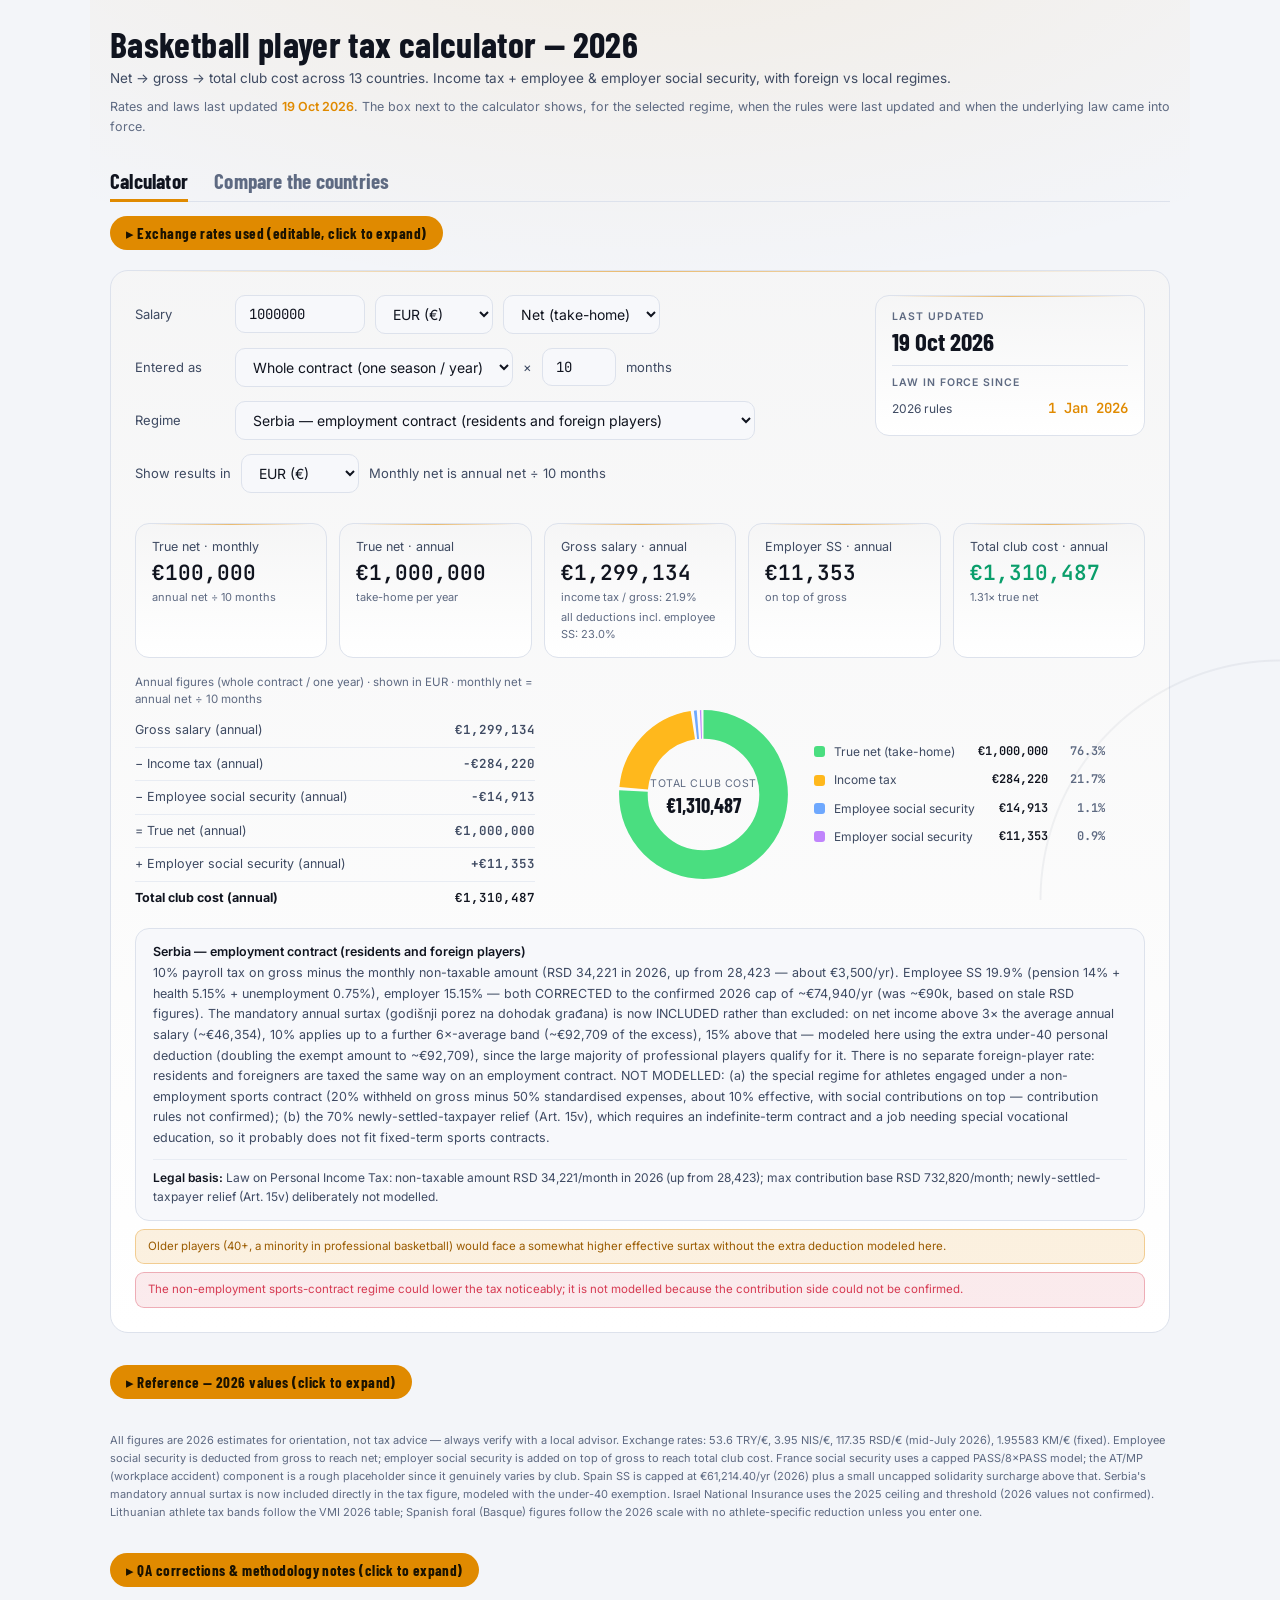
<file: basketball_tax_calculator_2026.html>
<!DOCTYPE html>
<html lang="en">
<head>
<meta charset="utf-8">
<meta name="viewport" content="width=device-width, initial-scale=1, viewport-fit=cover">
<title>Basketball Player Tax Calculator — 2026</title>
<link rel="preconnect" href="https://fonts.googleapis.com">
<link href="https://fonts.googleapis.com/css2?family=Barlow+Condensed:wght@500;600;700&family=Inter:wght@400;500;600&family=JetBrains+Mono:wght@400;600&display=swap" rel="stylesheet">
<style>
  :root{
    --bg:#07090F; --panel:#0F1420; --surface:#121827; --surface2:#171F31; --border:#1E2638; --border2:#171E2E;
    --text:#E8ECF4; --text2:#B1BACB; --text3:#7A869E; --text-muted:#7A869E;
    --amber:#FFB020; --amber2:#E89A00; --amber-line:rgba(255,176,32,.35); --amber-glow:rgba(255,176,32,.06);
    --green-bg:rgba(61,245,176,.12); --green-tx:#3DF5B0;
    --amber-bg:rgba(255,176,32,.12); --amber-tx:#FFC24A;
    --red-bg:rgba(255,92,115,.12); --red-tx:#FF8A9A;
    --blue-bg:rgba(77,163,255,.10); --blue-tx:#A9CBFF;
    --radius:14px; --radius-sm:10px;
    --display:"Barlow Condensed","Oswald","Arial Narrow",system-ui,sans-serif;
    --mono:"JetBrains Mono",ui-monospace,Menlo,Consolas,monospace;
    color-scheme:dark;
  }
  @media (prefers-color-scheme:light){:root:not([data-t=dark]){
    --bg:#F3F5F9; --panel:#FFFFFF; --surface:#F7F8FB; --surface2:#EEF1F6; --border:#DDE2EC; --border2:#E8ECF3;
    --text:#10141F; --text2:#3E4A62; --text3:#5E6A82; --text-muted:#5E6A82;
    --amber:#E08A00; --amber2:#C77700; --amber-line:rgba(224,138,0,.4); --amber-glow:rgba(224,138,0,.06);
    --green-bg:rgba(10,158,107,.10); --green-tx:#0A9E6B; --amber-bg:rgba(224,138,0,.12); --amber-tx:#9A5B00;
    --red-bg:rgba(214,58,82,.10); --red-tx:#D63A52; --blue-bg:rgba(43,95,168,.08); --blue-tx:#2B5FA8; color-scheme:light}}
  :root[data-t=light]{
    --bg:#F3F5F9; --panel:#FFFFFF; --surface:#F7F8FB; --surface2:#EEF1F6; --border:#DDE2EC; --border2:#E8ECF3;
    --text:#10141F; --text2:#3E4A62; --text3:#5E6A82; --text-muted:#5E6A82;
    --amber:#E08A00; --amber2:#C77700; --amber-line:rgba(224,138,0,.4); --amber-glow:rgba(224,138,0,.06);
    --green-bg:rgba(10,158,107,.10); --green-tx:#0A9E6B; --amber-bg:rgba(224,138,0,.12); --amber-tx:#9A5B00;
    --red-bg:rgba(214,58,82,.10); --red-tx:#D63A52; --blue-bg:rgba(43,95,168,.08); --blue-tx:#2B5FA8; color-scheme:light}
  *{box-sizing:border-box;margin:0;padding:0}
  html{background:var(--bg)}
  body{font-family:Inter,system-ui,-apple-system,"Segoe UI",sans-serif;color:var(--text);line-height:1.6;padding:2rem 1.25rem 3rem;max-width:980px;margin:0 auto;min-height:100vh;
    background:radial-gradient(900px 420px at 92% -6%,rgba(255,184,28,.13),transparent 60%),radial-gradient(700px 420px at 0% 0%,rgba(40,90,200,.12),transparent 60%),linear-gradient(180deg,#0b1428 0%,#081020 100%);background-color:var(--bg)}
  h1{font-family:var(--display);font-size:36px;font-weight:700;letter-spacing:.01em;margin-bottom:4px;line-height:1.1}
  .subtitle{font-size:13.5px;color:var(--text2);margin-bottom:.5rem}
  .asof{font-size:12.5px;color:var(--text3);margin:0 0 1.25rem}
  .asof b{color:var(--amber);font-weight:600}
  .sec{display:table;font-family:var(--display);font-size:21px;font-weight:700;color:var(--text);letter-spacing:.01em;margin:1.9rem 0 .9rem;padding-bottom:6px;border-bottom:3px solid var(--amber)}
  .corr{background:var(--blue-bg);border:1px solid #1f3a70;border-radius:var(--radius-sm);padding:12px 16px;font-size:12px;color:var(--blue-tx);line-height:1.65;margin-bottom:1.25rem}
  .corr b{font-weight:600;color:#fff}
  .corr-wrap{margin-top:2rem;margin-bottom:1.25rem}
  .corr-wrap summary{cursor:pointer;display:inline-block;font-family:var(--display);font-size:15px;font-weight:700;letter-spacing:.03em;color:#1a1200;background:linear-gradient(180deg,#ffc83d,#f59e0b);border-radius:999px;padding:5px 16px;list-style:none;box-shadow:0 0 16px rgba(255,184,28,.22)}
  .corr-wrap summary::-webkit-details-marker{display:none}
  .corr-wrap summary:before{content:'\25B8\0020';display:inline}
  .corr-wrap[open] summary{margin-bottom:10px}
  .corr-wrap[open] summary:before{content:'\25BE\0020'}
  .conv{border:1px solid var(--amber-line);box-shadow:0 0 28px var(--amber-glow),0 10px 40px rgba(0,0,0,.35);border-radius:18px;padding:1.5rem;background:linear-gradient(180deg,#0e1a38 0%,#0c1630 100%);}
  .top{display:grid;grid-template-columns:minmax(0,1fr) 270px;gap:20px;align-items:start}
  @media (max-width:760px){.top{grid-template-columns:1fr}}
  .row{display:flex;align-items:center;gap:10px;margin-bottom:14px;flex-wrap:wrap}
  .row label{font-size:13px;color:var(--text2);min-width:90px}
  input[type=number]{padding:9px 13px;border-radius:12px;border:1px solid var(--amber-line);background:var(--surface);color:var(--text);font-size:14px;width:160px;font-family:inherit}
  select{padding:9px 13px;border-radius:12px;border:1px solid var(--amber-line);background:var(--surface);color:var(--text);font-size:14px;font-family:inherit;max-width:100%}
  input[type=number]:focus,select:focus{outline:none;border-color:var(--amber);box-shadow:0 0 0 3px rgba(255,184,28,.15)}
  select option,select optgroup{background:#101c3a;color:var(--text)}
  input[type=range]{width:100%;accent-color:var(--amber)}
  .datebox{background:linear-gradient(180deg,#122044,#0f1a38);border:1px solid rgba(255,184,28,.55);border-radius:var(--radius);padding:13px 16px 12px;box-shadow:0 0 26px rgba(255,184,28,.10)}
  .db-h{font-size:10.5px;text-transform:uppercase;letter-spacing:.09em;color:var(--text3);font-weight:600}
  .db-v{font-family:var(--display);font-size:25px;font-weight:700;color:#fff;line-height:1.15;margin:1px 0 9px}
  .db-sep{height:1px;background:var(--border);margin:0 0 9px}
  .db-row{display:flex;justify-content:space-between;align-items:baseline;gap:12px;font-size:12px;color:var(--text2);padding:3px 0}
  .db-row b{font-family:var(--display);font-size:16px;font-weight:600;color:var(--amber);white-space:nowrap;letter-spacing:.01em}
  .spain-extra{background:var(--surface);border:1px solid var(--border);border-radius:var(--radius-sm);padding:12px 16px;margin-top:10px;display:none}
  .spain-extra .row{margin-bottom:8px}
  .split-bar{display:flex;height:28px;border-radius:8px;overflow:hidden;margin:8px 0}
  .split-seg{display:flex;align-items:center;justify-content:center;font-size:11px;font-weight:500}
  .cards{display:grid;grid-template-columns:repeat(auto-fit,minmax(150px,1fr));gap:12px;margin:16px 0}
  .card{background:linear-gradient(180deg,#111f42,#0f1b3a);border:1px solid var(--amber-line);box-shadow:0 0 18px var(--amber-glow);border-radius:var(--radius);padding:13px 16px}
  .card-lbl{font-size:12.5px;color:var(--text2);margin-bottom:4px}
  .card-val{font-family:var(--display);font-size:23px;font-weight:700;color:var(--text);line-height:1.15;letter-spacing:.01em}
  .card-sub{font-size:11px;color:var(--text3);margin-top:4px}
  .bwrap{display:grid;grid-template-columns:minmax(0,400px) minmax(0,1fr);gap:36px;align-items:center;margin-top:14px}
  .bwrap .breakdown{margin-top:0}
  .pie{display:flex;gap:18px;align-items:center;justify-content:center;flex-wrap:wrap;padding:6px 0}
  .pie svg{width:185px;height:185px;flex:none}
  .pie .ring{fill:none;stroke-width:6.5;transform:rotate(-90deg);transform-origin:50% 50%}
  .pie .ctr1{fill:var(--text3);font-size:2.4px;text-anchor:middle;letter-spacing:.05em;text-transform:uppercase}
  .pie .ctr2{fill:var(--text);font-size:3.9px;font-weight:700;text-anchor:middle;font-family:var(--display)}
  .pleg{display:flex;flex-direction:column;gap:9px;font-size:12px;color:var(--text2)}
  .pleg div{display:flex;align-items:center;gap:9px}
  .pleg i{width:11px;height:11px;border-radius:3px;flex:none}
  .pleg b{color:var(--text);margin-left:auto;padding-left:14px;font-variant-numeric:tabular-nums}
  .pleg em{font-style:normal;color:var(--text3);min-width:48px;text-align:right;font-variant-numeric:tabular-nums}
  @media (max-width:860px){.bwrap{grid-template-columns:1fr}}
  .tabs{display:flex;gap:26px;margin:1.9rem 0 .9rem;flex-wrap:wrap;border-bottom:1px solid var(--border2)}
  .tab{background:none;border:none;border-bottom:3px solid transparent;margin-bottom:-1px;padding:0 0 6px;cursor:pointer;font-family:var(--display);font-size:21px;font-weight:700;letter-spacing:.01em;color:var(--text3)}
  .tab:hover{color:var(--text2)}
  .tab.on{color:var(--text);border-bottom-color:var(--amber)}
  details.rates{margin:0 0 14px;font-size:12.5px;color:var(--text2)}
  details.rates summary{cursor:pointer;color:var(--text3);width:fit-content}
  details.rates summary:hover{color:var(--amber)}
  .rates-grid{display:flex;gap:14px;flex-wrap:wrap;margin:10px 0 6px}
  .rates-grid label{display:flex;align-items:center;gap:7px}
  .rates-grid input{width:92px}
  .rates-note{font-size:11.5px;color:var(--text3);line-height:1.55;max-width:760px}
  .inl{font-size:13px;color:var(--text2)}
  .bnote{font-size:11.5px;color:var(--text3);margin-bottom:6px;line-height:1.5}
  .card-hi{border-color:var(--amber);box-shadow:0 0 22px rgba(255,184,28,.22)}
  .card-hi .card-val{color:var(--amber)}
  .card-val.sm{font-size:18px}
  #sal,#c-sal{width:130px}
  .card-lbl{white-space:nowrap}
  .card-sub2{font-size:11px;color:var(--text3);margin-top:2px}
  .cmp-sum{display:grid;grid-template-columns:repeat(auto-fit,minmax(210px,1fr));gap:12px;margin:16px 0}
  .cmp-leg{display:flex;gap:16px;flex-wrap:wrap;font-size:12px;color:var(--text2);margin:6px 0 12px}
  .cmp-leg i{display:inline-block;width:11px;height:11px;border-radius:3px;margin-right:6px;vertical-align:-1px}
  .cb{display:grid;grid-template-columns:minmax(150px,230px) minmax(0,1fr) 112px;gap:12px;align-items:center;padding:7px 0;border-bottom:1px solid var(--border2)}
  .cb:last-child{border-bottom:none}
  .cb-lbl b{display:block;font-size:13px;color:var(--text);font-weight:600}
  .cb-lbl span{display:block;font-size:11px;color:var(--text3);line-height:1.35}
  .cb-bar{display:flex;height:20px;border-radius:5px;overflow:hidden;min-width:2px}
  .cb-bar i{display:block;height:100%}
  .cb-val{text-align:right;font-size:12.5px;font-weight:600;color:var(--text);font-variant-numeric:tabular-nums}
  .cb-val small{display:block;font-size:10.5px;font-weight:400;color:var(--text3)}
  @media (max-width:640px){.cb{grid-template-columns:1fr 96px}.cb-bar{grid-column:1/3;order:3}}
  table.cmp{width:100%;border-collapse:collapse;font-size:12.5px;min-width:980px}
  table.cmp th{font-size:11px;text-transform:uppercase;letter-spacing:.05em;color:var(--text3);font-weight:600;text-align:right;padding:8px 10px;border-bottom:1px solid var(--border)}
  table.cmp th:first-child,table.cmp td:first-child{text-align:left}
  table.cmp td{padding:7px 10px;border-bottom:1px solid var(--border2);text-align:right;white-space:nowrap;font-variant-numeric:tabular-nums;color:var(--text2)}
  table.cmp td:first-child{white-space:normal;min-width:240px;color:var(--text)}
  table.cmp td:first-child small{display:block;color:var(--text3);font-size:11px}
  table.cmp td.tot{color:var(--green-tx);font-weight:700}
  table.cmp tr:last-child td{border-bottom:none}
  .cmp-note{font-size:11.5px;color:var(--text3);line-height:1.6;margin-top:12px}
  .chk{display:flex;align-items:center;gap:8px;font-size:13px;color:var(--text2);cursor:pointer}
  .notes-panel{padding:1.2rem 1.5rem}
  .notes-intro{font-size:13px;color:var(--text2);line-height:1.6;padding-bottom:10px;border-bottom:1px solid var(--border)}
  .notes-intro b{color:var(--text);font-weight:600}
  ol.qa{list-style:none;margin:0;padding:0}
  ol.qa li{display:grid;grid-template-columns:46px minmax(0,1fr);gap:14px;padding:13px 0;border-bottom:1px solid var(--border2);font-size:13px;line-height:1.65;color:var(--text2)}
  ol.qa li:last-child{border-bottom:none}
  ol.qa .qn{font-family:var(--display);font-size:26px;font-weight:700;color:var(--amber);line-height:1.05}
  ol.qa b{color:var(--text);font-weight:600}
  ol.qa .qd{display:block;font-size:10.5px;text-transform:uppercase;letter-spacing:.07em;color:var(--text3);margin-bottom:3px}
  .rates-panel{padding:1.1rem 1.5rem}
  .rates-panel .rates-title{font-size:13px;color:var(--text2);margin-bottom:10px}
  .rates-panel .rates-grid label{font-size:13px;color:var(--text2)}
  .rates-panel .rates-note{font-size:12px;color:var(--text3);line-height:1.6;max-width:none}
  .breakdown{font-size:12.5px;color:var(--text2);line-height:1.8;margin-top:14px}
  .bline{display:flex;justify-content:space-between;padding:5px 0;border-bottom:1px solid var(--border2)}
  .bline:last-child{border-bottom:none;font-weight:700;color:var(--text)}
  .bhead{font-size:11px;text-transform:uppercase;letter-spacing:.06em;color:var(--text3);margin-top:10px;margin-bottom:2px}
  .info{background:var(--surface);border:1px solid var(--border);border-radius:var(--radius);padding:13px 17px;font-size:12.5px;color:var(--text2);line-height:1.65;margin-top:14px}
  .info b{color:var(--text);font-weight:600}
  .warn{font-size:11.5px;padding:8px 12px;border-radius:9px;margin-top:8px;line-height:1.5;display:none}
  .warn-y{background:var(--amber-bg);color:var(--amber-tx);border:1px solid #5a4210}
  .warn-r{background:var(--red-bg);color:var(--red-tx);border:1px solid #7a2433}
  .slider-lbl{display:flex;justify-content:space-between;font-size:12.5px;color:var(--text2);margin-bottom:4px}
  table.ref{width:100%;min-width:1180px;border-collapse:collapse;font-size:12px}
  table.ref td:nth-child(1){min-width:120px}
  table.ref td:nth-child(5){min-width:260px}
  table.ref td:nth-child(6){min-width:230px}
  table.ref th{text-align:left;font-family:var(--display);color:#8db4ff;font-weight:700;font-size:15px;letter-spacing:.02em;padding:8px 10px;border-bottom:1px solid var(--border);white-space:nowrap}
  table.ref td{padding:9px 10px;border-bottom:1px solid var(--border2);vertical-align:top;font-size:12px;color:var(--text2)}
  table.ref td:first-child{color:var(--text);font-weight:500}
  table.ref tr:last-child td{border-bottom:none}
  table.ref tbody tr:hover td{background:rgba(255,184,28,.04)}
  table.ref td:nth-child(2),table.ref td:nth-child(3),table.ref td:nth-child(4){text-align:right;white-space:nowrap;font-variant-numeric:tabular-nums}
  .tbl-wrap{overflow-x:auto;border:1px solid var(--border);border-radius:var(--radius);padding:6px 8px;background:rgba(13,23,48,.6)}
  .tag{display:inline-block;font-size:9.5px;padding:1px 6px;border-radius:5px;margin-left:4px;vertical-align:middle;font-weight:600}
  .tg-f{background:var(--green-bg);color:var(--green-tx)}
  .tg-fix{background:#0f2c57;color:#7cc0ff}
  .lawline{margin-top:10px;font-size:12px;color:var(--text2);border-top:1px solid var(--border2);padding-top:8px}
  footer{margin-top:2rem;font-size:11px;color:var(--text3);line-height:1.65}

  /* ===== Naujas dizainas: fintech × sports data ===== */
  html{background:var(--bg)}
  body{max-width:1100px;padding:calc(1.5rem + env(safe-area-inset-top,0px)) 1.25rem calc(3rem + env(safe-area-inset-bottom,0px));
    background:radial-gradient(900px 400px at 50% -12%,color-mix(in srgb,var(--amber) 9%,transparent),transparent),var(--bg);background-attachment:fixed}
  body::after{content:"";position:fixed;inset:0;pointer-events:none;opacity:.5;
    background:radial-gradient(circle at 100% 100%,transparent 0 238px,color-mix(in srgb,var(--text3) 22%,transparent) 239px 240px,transparent 241px);
    -webkit-mask:linear-gradient(135deg,transparent 55%,#000);mask:linear-gradient(135deg,transparent 55%,#000)}
  .conv,.card,.datebox,.info,.spain-extra,.tbl-wrap,.cmp-sum>*{position:relative}
  /* stiklo kortelės be švytėjimo, plona gradientinė linija viršuje */
  .conv,.card,.datebox{border:1px solid var(--border);box-shadow:none;
    background:linear-gradient(180deg,color-mix(in srgb,var(--text) 4%,var(--panel)),var(--panel))}
  .conv{border-radius:18px}
  .conv::before,.card::before,.datebox::before{content:"";position:absolute;left:16px;right:16px;top:0;height:1px;
    background:linear-gradient(90deg,transparent,var(--amber),transparent);opacity:.55;pointer-events:none}
  .card-hi{border-color:color-mix(in srgb,var(--amber) 50%,var(--border));box-shadow:none}
  .card-hi .card-val{color:var(--amber)}
  /* skaičiai – monospaced, lygiuojasi */
  .card-val,.db-row b,.pleg b,.pleg em,.cb-val,.bline span:last-child,.slider-lbl b{font-family:var(--mono);font-weight:600;letter-spacing:0}
  .card-val{font-size:21px}.card-val.sm{font-size:16px}
  .db-v{font-family:var(--display);color:var(--text)}
  .db-row b{font-size:14px;color:var(--amber)}
  table.cmp td,table.ref td:nth-child(2),table.ref td:nth-child(3),table.ref td:nth-child(4){font-family:var(--mono);font-size:12px}
  table.cmp td:first-child{font-family:inherit;font-size:12.5px}
  table.cmp td.tot{color:var(--green-tx)}
  table.ref th{color:var(--text3);font-size:14px}
  table.ref tbody tr:hover td,table.cmp tbody tr:hover td{background:color-mix(in srgb,var(--amber) 7%,transparent)}
  .tbl-wrap{background:var(--panel);border-color:var(--border);border-radius:14px}
  /* laukai */
  input[type=number],select{border:1px solid var(--border);background:var(--surface);color:var(--text);border-radius:10px;font-family:var(--mono);font-size:14px}
  select{font-family:inherit}
  input[type=number]:focus,select:focus{border-color:var(--amber);box-shadow:0 0 0 3px color-mix(in srgb,var(--amber) 18%,transparent)}
  select option,select optgroup{background:var(--panel);color:var(--text)}
  /* skirtukai ir antraštės */
  .sec{border-bottom-width:2px}
  .tab.on{border-bottom-color:var(--amber)}
  .tabs{border-bottom-color:var(--border)}
  /* mygtukas „Exchange rates“ – plokščias gintaro pill'as */
  .corr-wrap summary{background:var(--amber);color:#1a1200;box-shadow:none;border:0}
  /* info ir įspėjimo blokai */
  .corr,.info{background:var(--surface);border:1px solid var(--border);color:var(--text2)}
  .corr b{color:var(--text)}
  .warn-y{border-color:color-mix(in srgb,var(--amber) 35%,transparent)}
  .warn-r{border-color:color-mix(in srgb,var(--red-tx) 35%,transparent)}
  .tg-fix{background:var(--blue-bg);color:var(--blue-tx)}
  .asof b{color:var(--amber)}
  .split-bar,.cb-bar{border-radius:99px}
  .cb-bar i:first-child{border-radius:99px 0 0 99px}
  ol.qa .qn{font-family:var(--mono);font-size:20px}
  @media (max-width:760px){body{padding-left:.9rem;padding-right:.9rem}h1{font-size:30px}.top{grid-template-columns:minmax(0,1fr)}.top>*{min-width:0}}
  @media (max-width:420px){.conv{padding:1.1rem}.row select{flex:1 1 100%!important;width:100%;min-width:0}.row label{min-width:0}}
</style>
<script>
/* Tema: seka pagrindinį puslapį (jei įdėta per iframe), arba ?t=light|dark */
(function(){var d=document.documentElement;
try{var q=new URLSearchParams(location.search).get("t");if(q==="light"||q==="dark")d.setAttribute("data-t",q)}catch(e){}
try{if(parent!==window){var pd=parent.document.documentElement,sync=function(){var t=pd.getAttribute("data-t");if(t)d.setAttribute("data-t",t);else d.removeAttribute("data-t")};sync();new MutationObserver(sync).observe(pd,{attributes:true,attributeFilter:["data-t"]})}}catch(e){}
addEventListener("message",function(e){var m=e.data;if(m&&(m.t==="light"||m.t==="dark"))d.setAttribute("data-t",m.t)})})();
</script>
</head>
<body>

<h1>Basketball player tax calculator — 2026</h1>
<p class="subtitle">Net &rarr; gross &rarr; total club cost across 13 countries. Income tax + employee & employer social security, with foreign vs local regimes.</p>
<p class="asof">Rates and laws last updated <b>19 Oct 2026</b>. The box next to the calculator shows, for the selected regime, when the rules were last updated and when the underlying law came into force.</p>

<div class="tabs" role="tablist">
  <button class="tab on" id="tabbtn-calc" role="tab" onclick="showTab('calc')">Calculator</button>
  <button class="tab" id="tabbtn-cmp" role="tab" onclick="showTab('cmp')">Compare the countries</button>
</div>
<details class="corr-wrap" id="rates" style="margin-top:.4rem">
<summary>Exchange rates used (editable, click to expand)</summary>
<div class="conv rates-panel">
  <div class="rates-title">Units of each currency per &euro;1</div>
  <div class="rates-grid">
    <label>USD <input type="number" id="rate-USD" value="1.17" step="0.01" min="0"></label>
    <label>TRY <input type="number" id="rate-TRY" value="53.6" step="0.1" min="0"></label>
    <label>RSD <input type="number" id="rate-RSD" value="117.35" step="0.05" min="0"></label>
    <label>ILS <input type="number" id="rate-ILS" value="3.95" step="0.01" min="0"></label>
    <label>BAM <input type="number" id="rate-BAM" value="1.95583" step="0.00001" min="0"></label>
  </div>
  <div class="rates-note">TRY, RSD and ILS are the mid-July 2026 rates the tax thresholds were built on. BAM (convertible mark, KM) is pegged at 1.95583 per euro. Croatia, Slovenia and Montenegro use the euro. USD is an approximate rate &mdash; edit it to today&rsquo;s. Changing a rate only changes how amounts are entered and displayed; the legal thresholds inside each country&rsquo;s tax model stay fixed.</div>
</div>
</details>

<div id="tab-calc">
<div class="conv">
  <div class="top"><div class="top-left">
  <div class="row">
    <label>Salary</label>
    <input type="number" id="sal" value="1000000" min="0" step="1000">
    <select id="cur-in" title="Currency you type the salary in"></select>
    <select id="stype">
      <option value="net">Net (take-home)</option>
      <option value="gross">Gross (pre-tax)</option>
    </select>
  </div>
  <div class="row">
    <label>Entered as</label>
    <select id="period">
      <option value="contract">Whole contract (one season / year)</option>
      <option value="month">Monthly salary</option>
    </select>
    <span class="inl" id="months-x">&times;</span>
    <input type="number" id="months" value="10" min="1" max="24" step="1" style="width:74px">
    <span class="inl">months</span>
  </div>
  <div class="row">
    <label>Regime</label>
    <select id="country" style="width:100%;max-width:520px;flex:1 1 300px">
      <optgroup label="Serbia">
        <option value="RS_loc">Serbia — employment contract (residents and foreign players)</option>
      </optgroup>
      <optgroup label="Lithuania">
        <option value="LT_for">Lithuania — foreign player (income tax only, 15–32%)</option>
        <option value="LT_loc">Lithuania — local player (income tax + social security)</option>
      </optgroup>
      <optgroup label="Turkey">
        <option value="TR_eff">Turkey BSL — local or US foreign (full SGK)</option>
        <option value="TR_for">Turkey BSL — EU/UK foreign (SGK-exempt by treaty)</option>
      </optgroup>
      <optgroup label="Greece">
        <option value="GR_std">Greece — standard resident (9–44%)</option>
        <option value="GR_50">Greece — Art.5C new-resident (50% exempt, 7 yrs; non-resident 5 of last 6 yrs)</option>
      </optgroup>
      <optgroup label="Italy">
        <option value="IT_loc">Italy — all players (local and foreign), standard IRPEF</option>
      </optgroup>
      <optgroup label="France">
        <option value="FR_loc">France — local player, standard</option>
        <option value="FR_imp">France — foreign player, impatriate (30% of pay exempt, 8 yrs)</option>
      </optgroup>
      <optgroup label="Germany">
        <option value="DE_loc">Germany — all players, standard</option>
      </optgroup>
      <optgroup label="Spain — resident (local players, or year 2+)">
        <option value="ES_mad">Spain — Madrid resident (45% top, progressive)</option>
        <option value="ES_cat">Spain — Catalonia resident: Barcelona, Badalona (50% top)</option>
        <option value="ES_val">Spain — Valencia resident (54% top)</option>
        <option value="ES_and">Spain — Andalucía resident: Málaga (47% top)</option>
        <option value="ES_can">Spain — Canary Islands resident (50.5% top)</option>
        <option value="ES_mur">Spain — Región de Murcia resident (47% top)</option>
        <option value="ES_bas">Spain — Basque Country resident: Baskonia/Álava, Bilbao/Bizkaia (49% foral, from €208k)</option>
      </optgroup>
      <optgroup label="Spain — foreign player options">
        <option value="ES_single">Spain — foreign, one season only (leaves by early July)</option>
        <option value="ES_multi">Spain — foreign, multi-year (partial yr 1 discount)</option>
      </optgroup>
      <optgroup label="Croatia">
        <option value="HR_sp">Croatia — all players (registered athlete with own business, usual practice)</option>
      </optgroup>
      <optgroup label="Slovenia">
        <option value="SI_sp">Slovenia — all players (self-employed s.p., usual practice)</option>
      </optgroup>
      <optgroup label="Montenegro">
        <option value="ME_emp">Montenegro — employment contract (residents and foreign players)</option>
      </optgroup>
      <optgroup label="Bosnia and Herzegovina">
        <option value="BA_fed">Bosnia and Herzegovina — Federation (FBiH) employment contract</option>
        <option value="BA_rs">Bosnia and Herzegovina — Republika Srpska employment contract</option>
      </optgroup>
      <optgroup label="Israel">
        <option value="IL_std">Israel — established resident (up to 50%)</option>
        <option value="IL_for">Israel — foreign athlete (flat 25%, reduced National Insurance)</option>
      </optgroup>
    </select>
  </div>
  <div class="row">
    <label>Show results in</label>
    <select id="cur-out" title="Currency for all results"></select>
    <span class="inl" id="months-hint"></span>
  </div>
  </div>
  <aside class="datebox" id="datebox"></aside></div>

  <div class="spain-extra" id="spain-extra">
    <div class="row">
      <label>Player origin</label>
      <select id="sp-origin">
        <option value="eu">EU/EEA (19% non-resident rate)</option>
        <option value="noneu">Non-EU (24% non-resident rate)</option>
      </select>
    </div>
    <div class="row">
      <label>Club region</label>
      <select id="sp-region">
        <option value="mad">Madrid (45% resident rate)</option>
        <option value="cat">Catalonia — Barcelona, Badalona (50% resident rate)</option>
        <option value="val">Valencia (54% resident rate)</option>
        <option value="and">Andalucía — Málaga (47% resident rate)</option>
        <option value="can">Canary Islands (50.5% resident rate)</option>
        <option value="mur">Región de Murcia (47% resident rate)</option>
        <option value="bas">Basque Country — Baskonia/Álava, Bilbao/Bizkaia (49% foral, from €208k)</option>
      </select>
    </div>
    <div id="split-section">
      <div class="slider-lbl">
        <span>Non-resident portion of salary (first calendar year only)</span>
        <span id="sp-split-out">40%</span>
      </div>
      <input type="range" id="sp-split" min="0" max="100" value="40" step="5">
    </div>
    <div class="split-bar" id="split-bar"></div>
  </div>

  <div class="spain-extra" id="bas-extra">
    <div class="row">
      <label>Basque athlete tax reduction (% of salary treated as exempt)</label>
      <input type="number" id="bas-red" value="0" min="0" max="50" step="5">
    </div>
    <div style="font-size:12.5px;color:var(--text-muted);margin-top:2px">What-if only, default 0. No such athlete-specific reduction is confirmed in force in 2026. Sports press sometimes reports Basque clubs paying roughly half the normal tax; entering 50 reproduces that claim (the 2019 Bizkaia &ldquo;irregular income&rdquo; decree, which was later withdrawn). See the notes at the bottom of the page.</div>
  </div>

  <div class="spain-extra" id="greece-extra">
    <div class="row">
      <label>Signing / transfer / renewal bonus (€, gross, optional)</label>
      <input type="number" id="gr-bonus" value="0" min="0" step="10000">
    </div>
    <div style="font-size:12.5px;color:var(--text-muted);margin-top:2px">Taxed separately from regular salary: ≤€40,000 in the tax year is folded into the normal progressive scale; above €40,000 the whole bonus is a flat 22% final withholding instead. Not subject to EFKA.</div>
  </div>

  <div class="cards" id="cards"></div>
  <div class="bwrap"><div class="bleft"><div class="bnote" id="bnote"></div><div class="breakdown" id="breakdown"></div></div><div class="pie" id="pie"></div></div>
  <div class="info" id="info"></div>
  <div class="warn warn-y" id="warn-y"></div>
  <div class="warn warn-r" id="warn-r"></div>
</div>
</div>

<div id="tab-cmp" style="display:none">
<div class="conv">
  <div class="row">
    <label>Salary</label>
    <input type="number" id="c-sal" value="1000000" min="0" step="1000">
    <select id="c-cur-in"></select>
    <select id="c-stype">
      <option value="net">Net (take-home)</option>
      <option value="gross">Gross (pre-tax)</option>
    </select>
  </div>
  <div class="row">
    <label>Entered as</label>
    <select id="c-period">
      <option value="contract">Whole contract (one season / year)</option>
      <option value="month">Monthly salary</option>
    </select>
    <span class="inl">&times;</span>
    <input type="number" id="c-months" value="10" min="1" max="24" step="1" style="width:74px">
    <span class="inl">months</span>
  </div>
  <div class="row">
    <label>Show results in</label>
    <select id="c-cur-out"></select>
    <label class="chk" style="min-width:0"><input type="checkbox" id="c-best"> Cheapest regime per country only</label>
  </div>
  <div class="cmp-sum" id="cmp-sum"></div>
  <div class="cmp-leg"><span><i style="background:#4ade80"></i>True net</span><span><i style="background:#ffb81c"></i>Income tax</span><span><i style="background:#6ea8fe"></i>Employee social security</span><span><i style="background:#c084fc"></i>Employer social security</span></div>
  <div id="cmp-chart"></div>
  <details class="corr-wrap" style="margin-top:1.2rem;margin-bottom:0">
  <summary>Details table (click to expand)</summary>
  <div class="tbl-wrap"><table class="cmp"><thead><tr><th>Regime</th><th>True net</th><th>Net / month</th><th>Gross</th><th>Income tax</th><th>Employee SS</th><th>Employer SS</th><th>Total club cost</th><th>vs cheapest</th><th>&times; net</th></tr></thead><tbody id="cmp-body"></tbody></table></div>
  </details>
  <div class="cmp-note" id="cmp-note"></div>
</div>
</div>

<details class="corr-wrap">
<summary>Reference &mdash; 2026 values (click to expand)</summary>
<div class="tbl-wrap">
<table class="ref">
<thead><tr><th>Regime</th><th>Income tax</th><th>Employee SS</th><th>Employer SS</th><th>Note</th><th>Law / in force since</th></tr></thead>
<tbody>
<tr><td>Serbia (all players)</td><td>10% + annual surtax<span class="tag tg-fix">fixed</span></td><td>19.9% (cap ~€74.9k)<span class="tag tg-fix">fixed</span></td><td>15.15% (cap ~€74.9k)<span class="tag tg-fix">fixed</span></td><td>Surtax now included: 10%/15% on net above ~€92.7k (under-40 exemption)</td><td>Personal Income Tax Law; non-taxable amount RSD 34,221/mo — 1 Jan 2026</td></tr>
<tr><td>Lithuania foreign</td><td>15% ≤ €27.7k, 20% ≤ €83k, 25% ≤ €139k, 32% above<span class="tag tg-fix">fixed</span></td><td>none</td><td>none</td><td>Athlete income bands per VMI 2026 (12/36/60 VDU); foreign players exempt from SS, so income tax only<span class="tag tg-f">foreign</span></td><td>GPMĮ + VMI 2026 table — 1 Jan 2026</td></tr>
<tr><td>Lithuania local</td><td>15% ≤ €27.7k, 20% ≤ €83k, 25% ≤ €139k, 32% above<span class="tag tg-fix">fixed</span></td><td>22.5% × 90% base (base cap €99.4k)<span class="tag tg-fix">fixed</span></td><td>none</td><td>SS at most ~€22.4k/yr; total club cost = gross</td><td>Sodra 2026: 90% base from 1 Jul 2026; base cap 43 VDU</td></tr>
<tr><td>Turkey local / US foreign</td><td>20% flat (final) up to ~€99k, then 15–40% progressive on all income<span class="tag tg-fix">merged</span></td><td>15% (cap ~€66.5k)</td><td>22.75% (cap ~€66.5k)</td><td>Full SGK; US players have no treaty exemption. A net input picks the lower (20%-final) gross when two gross amounts give the same net</td><td>GVK Geçici 72 + GVİ 2026 tariff, SGK 2026 — 1 Jan 2026</td></tr>
<tr><td>Turkey EU/UK foreign</td><td>20% flat (final) up to ~€99k, then 15–40% progressive on all income</td><td>none</td><td>none</td><td>SGK-exempt by bilateral treaty; income tax identical<span class="tag tg-f">foreign</span></td><td>Bilateral SGK treaties; GVİ 2026 tariff</td></tr>
<tr><td>Greece standard</td><td>9–44%<span class="tag tg-fix">fixed</span></td><td>13.87% (cap €93k)<span class="tag tg-fix">fixed</span></td><td>21.79% (cap €93k)</td><td>Top rate above €60k — 2026 reform (Law 5246/2025); signing/transfer bonus &gt;€40k = flat 22%<span class="tag tg-fix">new</span></td><td>Law 5246/2025 — 1 Jan 2026</td></tr>
<tr><td>Greece Art.5C</td><td>~22% eff.</td><td>13.87% (cap €93k)<span class="tag tg-fix">fixed</span></td><td>21.79% (cap €93k)</td><td>50% exempt 7 yrs. Must have been non-resident in Greece for 5 of the previous 6 years, moving from an EU/EEA or tax-cooperation country; bonus rule applies on top<span class="tag tg-f">foreign</span></td><td>Income Tax Code Art. 5C; EFKA 2026</td></tr>
<tr><td>Italy (all players)</td><td>23/33/43% + surt.</td><td>9.19%→10.19% (cap €122k)<span class="tag tg-fix">fixed</span></td><td>30% (cap €122k)</td><td>2026: middle bracket cut to 33% (confirmed current)</td><td>Legge di Bilancio 2026 — 1 Jan 2026</td></tr>
<tr><td>France local</td><td>0–45% + surtax<span class="tag tg-fix">fixed</span></td><td>~21% → ~12% (capped)<span class="tag tg-fix">fixed</span></td><td>~42% → ~26% (capped)<span class="tag tg-fix">fixed</span></td><td>Capped at PASS &euro;48,060 &amp; 8×PASS &euro;384,480; income tax on gross &minus; deductible SS &minus; 10% allowance</td><td>Loi de finances 2026 (scale +0.9%); PASS 2026</td></tr>
<tr><td>France Impatriate</td><td>Same scale, 30% of net pay exempt<span class="tag tg-fix">fixed</span></td><td>~21% → ~12% (capped)</td><td>~42% → ~26% (capped)</td><td>30% flat exemption (up to 50% cap with a contract-fixed bonus) for up to 8 yrs; SS unchanged vs. local<span class="tag tg-f">foreign</span></td><td>Art. 155 B CGI</td></tr>
<tr><td>Germany</td><td>14–45% + Soli<span class="tag tg-fix">fixed</span></td><td>two-tier capped</td><td>two-tier capped</td><td>No special athlete/foreign regime; brackets corrected to 2026 §32a EStG values</td><td>§32a EStG 2026; 2026 SV ceilings — 1 Jan 2026</td></tr>
<tr><td>Spain Madrid resident</td><td>45% top, progressive<span class="tag tg-fix">fixed</span></td><td>6.5% (cap €61.2k) + solidarity</td><td>32.65% (cap €61.2k) + solidarity</td><td>Now progressive; athletes excluded from Beckham</td><td>LIRPF + Madrid scale; SS Orden 2026 / RDL 3/2026</td></tr>
<tr><td>Spain Catalonia resident</td><td>50% top, progressive<span class="tag tg-fix">fixed</span></td><td>6.5% (cap €61.2k) + solidarity</td><td>32.65% (cap €61.2k) + solidarity</td><td>Barcelona, Badalona; corrected down from 54% — that rate is Valencia's</td><td>LIRPF + Catalan scale; SS 2026</td></tr>
<tr><td>Spain Valencia resident</td><td>54% top, progressive<span class="tag tg-fix">fixed</span></td><td>6.5% (cap €61.2k) + solidarity</td><td>32.65% (cap €61.2k) + solidarity</td><td>Highest common-regime top rate in Spain</td><td>LIRPF + Valencian scale; SS 2026</td></tr>
<tr><td>Spain Andalucía resident</td><td>47% top, progressive<span class="tag tg-fix">fixed</span></td><td>6.5% (cap €61.2k) + solidarity</td><td>32.65% (cap €61.2k) + solidarity</td><td>Málaga</td><td>LIRPF + Andalusian scale; SS 2026</td></tr>
<tr><td>Spain Canary Islands resident</td><td>50.5% top, progressive<span class="tag tg-fix">fixed</span></td><td>6.5% (cap €61.2k) + solidarity</td><td>32.65% (cap €61.2k) + solidarity</td><td>IRPF same as mainland; IGIC (not IVA) is unrelated to payroll</td><td>LIRPF + Canary scale; SS 2026</td></tr>
<tr><td>Spain Región de Murcia resident</td><td>47% top, progressive<span class="tag tg-fix">fixed</span></td><td>6.5% (cap €61.2k) + solidarity</td><td>32.65% (cap €61.2k) + solidarity</td><td></td><td>LIRPF + Murcian scale; SS 2026</td></tr>
<tr><td>Spain Basque resident</td><td>23% → 49% (49% from €208k), own foral scale<span class="tag tg-fix">fixed</span></td><td>6.5% (cap €61.2k) + solidarity</td><td>32.65% (cap €61.2k) + solidarity</td><td>Baskonia/Álava, Bilbao/Bizkaia, Gipuzkoa — foral, NOT summed with state scale; SS still national</td><td>NF 13/2013 (Bizkaia), NF 3/2014 as amended by 6/2025 (Gipuzkoa), NF 33/2013 as amended by 21/2025 (Álava) — 2026</td></tr>
<tr><td>Spain foreign 1 season</td><td>19% EU / 24% non-EU</td><td>6.5% (cap €61.2k) + solidarity</td><td>32.65% (cap €61.2k) + solidarity</td><td>Entire season if departs by ~July 2<span class="tag tg-f">foreign</span></td><td>TRLIRNR (long-standing); SS 2026</td></tr>
<tr><td>Spain foreign multi-yr</td><td>blended</td><td>6.5% (cap €61.2k) + solidarity</td><td>32.65% (cap €61.2k) + solidarity</td><td>Only partial yr 1 at IRNR rate<span class="tag tg-f">foreign</span></td><td>TRLIRNR + LIRPF art. 9; SS 2026</td></tr>
<tr><td>Croatia (all players)</td><td>23% / 33% above &euro;60k (Zagreb)<span class="tag tg-fix">new</span></td><td>36.5% on fixed base &euro;2,192/mo (&asymp;&euro;9.6k/yr)</td><td>none</td><td>Usual for Croatian players; club cost = fee; VAT if receipts &gt; &euro;60k</td><td>Naredba o osnovicama 2026 (NN 150/2025)</td></tr>
<tr><td>Slovenia (all players)</td><td>20% final on normed base (35% above &euro;72k base)<span class="tag tg-fix">new</span></td><td>40.2% on 75% of base (cap &asymp;&euro;42.8k/yr)</td><td>none</td><td>Usual: imports in their first s.p. year (any income) and players up to &euro;120k/yr; matches Olimpija&rsquo;s &ldquo;62% to the state&rdquo;</td><td>ZPZR 2026 normiranci rules</td></tr>
<tr><td>Montenegro employment</td><td>0 / 9 / 15% monthly bands + 15% surtax (Podgorica)<span class="tag tg-fix">new</span></td><td>10.5% (no cap)</td><td>0.97%</td><td>Tax on gross; no health or employer pension contributions</td><td>Europe Now reforms &mdash; 2022 / Oct 2024</td></tr>
<tr><td>Bosnia &ndash; Federation</td><td>10% flat<span class="tag tg-fix">new</span></td><td>31% (no cap)</td><td>5% (from Jul 2025)</td><td>Allowance 300 KM/mo; same for local and foreign</td><td>FBiH Zakon o doprinosima &mdash; 1 Jul 2025</td></tr>
<tr><td>Bosnia &ndash; Republika Srpska</td><td>8% flat<span class="tag tg-fix">new</span></td><td>31% (no cap)</td><td>~0%</td><td>Allowance 12,000 KM/yr; same for local and foreign</td><td>RS Zakon o porezu na dohodak</td></tr>
<tr><td>Israel standard</td><td>10–50%<span class="tag tg-fix">fixed</span></td><td>3.5% to NIS 7.5k/mo, then 12% (cap ~€154k)<span class="tag tg-fix">fixed</span></td><td>3.55% then 7.6% (cap ~€154k)</td><td>47% + 3% surtax above NIS 721,560; 2026 budget widened the 20% and 31% bands</td><td>2026 Budget brackets; NI rates 2025</td></tr>
<tr><td>Israel foreign athlete</td><td>25% flat<span class="tag tg-fix">new</span></td><td>~1% (approx.)</td><td>~1% (approx.)</td><td>1998 Foreign Athlete regs; stay non-resident, up to 4 yrs; produces the ~1.25x vs ~2x gross-to-net gap<span class="tag tg-f">foreign</span></td><td>Foreign Athlete Regulations 1998</td></tr>
</tbody>
</table>
</div>
</details>

<footer>
All figures are 2026 estimates for orientation, not tax advice — always verify with a local advisor. Exchange rates: 53.6 TRY/€, 3.95 NIS/€, 117.35 RSD/€ (mid-July 2026), 1.95583 KM/€ (fixed). Employee social security is deducted from gross to reach net; employer social security is added on top of gross to reach total club cost. France social security uses a capped PASS/8×PASS model; the AT/MP (workplace accident) component is a rough placeholder since it genuinely varies by club. Spain SS is capped at €61,214.40/yr (2026) plus a small uncapped solidarity surcharge above that. Serbia's mandatory annual surtax is now included directly in the tax figure, modeled with the under-40 exemption. Israel National Insurance uses the 2025 ceiling and threshold (2026 values not confirmed). Lithuanian athlete tax bands follow the VMI 2026 table; Spanish foral (Basque) figures follow the 2026 scale with no athlete-specific reduction unless you enter one.
</footer>

<details class="corr-wrap">
<summary>QA corrections &amp; methodology notes (click to expand)</summary>
<div class="conv notes-panel">
<div class="notes-intro"><b>Corrections log, newest first.</b> Items 18&ndash;37: October 2026 review (19&ndash;23 Oct 2026) &mdash; every country re-checked for 2026 changes and athlete-specific rules. Items 1&ndash;15: Opus review, July 2026. Items 16&ndash;17: earlier fixes.</div>
<ol class="qa">
<li><span class="qn">37</span><div><span class="qd">Update, 23 Oct 2026</span><b>Croatia and Slovenia reduced to one option each.</b> Each now uses the route clubs actually use for local and foreign players alike: Croatia &ndash; registered athlete with own business (contributions on a fixed state base); Slovenia &ndash; self-employed s.p. on the flat-rate scheme. Employment (both countries) and the Slovenian s.p. with books were removed as options because they are rarely used and made foreign players look more expensive than locals; they are described in the notes.</div></li>
<li><span class="qn">36</span><div><span class="qd">Update, 23 Oct 2026</span><b>Slovenia &mdash; checked against the club&rsquo;s own figure.</b> Cedevita Olimpija&rsquo;s president (Siol, 10 Jun 2026; RTV SLO, 14 Apr 2026) said the club pays 62% to the state on top of about &euro;2M net for players (20% seven years ago). The merged option switched to books above &euro;120k and gave about 83% for a typical roster, too high. Imports usually spend one season in Slovenia and can use the flat-rate s.p. in their first year at any income, which gives about 60% and matches the club&rsquo;s figure. The flat-rate option now applies at any income, and the with-books option is separate for players above &euro;120k a year for two or more years.</div></li>
<li><span class="qn">35</span><div><span class="qd">Update, 23 Oct 2026</span><b>Options reduced to what clubs actually use.</b> Italy: the impatriati option was removed (since 2024 athletes need a degree, 3 years of non-residence and a 4-year residence commitment; few imports qualify), so Italy now has one option for all players. Slovenia: the two self-employed options were merged into one &ldquo;usual practice&rdquo; option (flat-rate up to &euro;120,000 a year, books above), since most first-league players work as s.p.; employment is labelled as rarely used. Croatia: the own-business (obrt) option is now listed first as the usual route for Croatian players, as press reports on Cibona describe.</div></li>
<li><span class="qn">34</span><div><span class="qd">Update, 23 Oct 2026</span><b>Four countries added: Croatia, Slovenia, Montenegro, Bosnia and Herzegovina.</b> Each was checked for athlete-specific rules and for differences between local and foreign players. None has a foreign-player tax regime, so the same rules apply to residents and imports. Athlete-specific routes found and modelled: Croatia &ndash; self-employed registered athlete paying contributions on a fixed state base (&euro;2,192/month); Slovenia &ndash; self-employed registered athlete with the 15% (max &euro;25,000) athlete allowance, and the flat-rate s.p. (normiranec). Found but not modelled because the contribution side could not be confirmed: Montenegro non-salary sports income (15% after 30% costs) and Republika Srpska professional sports income as &ldquo;other income&rdquo; (13%). Bosnia is split by entity (Federation vs Republika Srpska), and the convertible mark (KM) was added as a currency.</div></li>
<li><span class="qn">33</span><div><span class="qd">Update, 23 Oct 2026</span><b>France &mdash; employer unemployment insurance corrected.</b> Ch&ocirc;mage (4.05%) and AGS (0.25%) apply up to 4&times;PASS (&euro;192,240), not just up to 1&times;PASS; this adds about &euro;6,200 a year of employer cost for any salary above &euro;192k. Rechecked the rest: employer contributions in France are mostly uncapped (health 13%, family 5.25%, etc.), and there is no athlete-specific reduction for professional club players. The old collective image-rights exemption (DIC) was abolished in 2010; the 2017 individual image-rights fee depends on a sector agreement and is not modelled. The local transport levy (up to about 3.2% in Paris) is not included.</div></li>
<li><span class="qn">32</span><div><span class="qd">Update, 21 Oct 2026</span><b>Italy &mdash; impatriate eligibility flagged.</b> Italian commentary says that since 2024 athletes no longer have a sports-specific route and must meet the general &ldquo;high qualification&rdquo; test (a degree or certified higher qualification) plus 3 years of prior non-residence. The Impatriati option is kept but labelled &ldquo;only if eligible&rdquo; and the note says to use the local option unless an adviser confirms.</div></li>
<li><span class="qn">31</span><div><span class="qd">Update, 21 Oct 2026</span><b>France &mdash; impatriate regime corrected.</b> Three independent sources describe a 30% flat exemption (or a contract-fixed bonus up to a 50% cap) for up to 8 years, with no 2024 reform to 50%/5 years. The option now uses 30% of net pay exempt. Also fixed the French taxable base: it previously deducted a flat 23.5% of gross for social contributions, far above the real deductible share at high salaries; it now uses the actual deductible employee contributions.</div></li>
<li><span class="qn">30</span><div><span class="qd">Update, 21 Oct 2026</span><b>Tax base now net of employee social contributions (Spain, Germany, Italy, Greece, Turkey, France).</b> Several countries applied the income-tax scale to raw gross although employee social contributions are deductible, which overstated tax (and gross) by roughly 2&ndash;7% of pay at mid-range salaries. Germany now uses taxable income (work-expense allowance and deductible pension/health/care contributions) with the correct solidarity phase-in; Spain deducts social security and the &euro;2,000 expense allowance and credits the &euro;5,550 personal minimum; Italy and Greece deduct employee contributions; Turkey deducts SGK above the withholding threshold. Serbia, Lithuania and Israel were checked and left unchanged. The Turkey overlap zone moved accordingly.</div></li>
<li><span class="qn">29</span><div><span class="qd">Update, 21 Oct 2026</span><b>Serbia &mdash; simplified to one option.</b> The &ldquo;newly-settled foreign player (Art.15v)&rdquo; option was removed: the relief needs an indefinite-term employment contract and a job requiring special vocational education, which sports contracts (fixed-term, up to 5 years) probably do not meet, and none of the sources mention athletes. Residents and foreigners are taxed the same on an employment contract. Athletes engaged under a non-employment sports contract are taxed differently (20% withheld on gross minus 50% standardised expenses, about 10% effective, plus contributions); this is noted but not modelled.</div></li>
<li><span class="qn">28</span><div><span class="qd">Update, 20 Oct 2026</span><b>Greece &mdash; Art.5C conditions clarified.</b> The option label and notes now state that the player must have been non-resident in Greece for 5 of the previous 6 years, must move residence from an EU/EEA or tax-cooperation country (US eligibility unconfirmed), needs a Greek employer in a new position and must declare a stay of at least 2 years. The unsupported remark that most foreign EuroLeague players use Art.5C was removed.</div></li>
<li><span class="qn">27</span><div><span class="qd">Update, 20 Oct 2026</span><b>Turkey &mdash; three options merged into two.</b> The separate &ldquo;withholding (&le; ~&euro;99k)&rdquo; option was removed: it gave the same result as the high-earner option for any salary above the threshold. Both remaining options (local/US with full SGK; EU/UK foreign, SGK-exempt) now apply the 20% final withholding up to ~&euro;98,881 gross and the progressive scale on all income above it. For a net input the calculator solves for the gross that gives that final net and, where two gross amounts give the same net (a band of net amounts just below the threshold-level net), uses the lower one. The &ldquo;Target net unreachable&rdquo; message cannot occur with the current numbers (there is an overlap, not a gap).</div></li>
<li><span class="qn">26</span><div><span class="qd">October 2026 review</span><b>Israel:</b> the &ldquo;new immigrant&rdquo; option was removed as not relevant for imported players; only the established-resident (~1.9&ndash;2.0&times; gross-to-net) and foreign-athlete (flat 25%, ~1.34&times;) options remain.</div></li>
<li><span class="qn">25</span><div><span class="qd">October 2026 review</span><b>Lithuania &mdash; follow-up checks (19 Oct 2026):</b> (a) the 43 VDU Sodra base cap <b>does</b> apply to sportsmen paid by a non-employer payer (Sodra 2026 table: 19.5%, +3% pension add-on, 50% base to 30 Jun, 90% from 1 Jul); (b) non-residents are taxed on the same 2026 bands &mdash; no flat 15% for foreigners; (c) in 2025 the 15% band ran to 120 VDU with 20% above (club withholding 15%), which is why 2026 is a large increase for high earners; (d) classification: sports income is individual activity only when self-employed, otherwise &ldquo;not individual activity&rdquo;; (e) if the club is the player&rsquo;s employer the Sodra is employee 15.52% to 60 VDU + 6.98% uncapped + ~1.5% employer &mdash; shown in the notes as the alternative reading. Salary figures used in testing were leaks, not official data.</div></li>
<li><span class="qn">24</span><div><span class="qd">October 2026 review</span><b>Athlete-specific rules found:</b> Turkey &ndash; fixed withholding by league tier (20%/10%/5%); Lithuania &ndash; own athlete income rows in the tax table and a separate Sodra regime; Italy &ndash; athletes are in the FPSP pension fund (33% pension rate, 9.19% employee share); France &ndash; none (impatriate regime available to athletes); Spain &ndash; special employment relationship (RD 1006/1985) but no tax relief; Greece, Germany, Serbia &ndash; none found beyond the general rules; Israel &ndash; the foreign-athlete regime. Not modeled: Turkey&rsquo;s 10%/5% lower-league tiers, benefits in kind, French CDHR minimum tax on very high incomes.</div></li>
<li><span class="qn">23</span><div><span class="qd">October 2026 review</span><b>Checked, no change needed:</b> Germany (2026 &sect;32a tariff, Soli allowance &euro;20,350, ceilings), France (scale +0.9% for 2026, CEHR unchanged; the scale for 2026 income is not yet published), Italy (23/33/43%, INPS ceiling &euro;122,295), Greece (Law 5246/2025 scale and 2026 EFKA), Turkey (2026 tariff, sports withholding 20% for the top league).</div></li>
<li><span class="qn">22</span><div><span class="qd">October 2026 review</span><b>Serbia.</b> The 2026 non-taxable amount (RSD 34,221/month, up from 28,423) is now deducted before the 10% tax.</div></li>
<li><span class="qn">21</span><div><span class="qd">October 2026 review</span><b>Spain.</b> 2026 employee social security 6.5% (MEI 0.15%), employer about 32.65%; confirmed again that professional athletes are excluded from the Beckham regime (Ley 26/2014, from 2015).</div></li>
<li><span class="qn">20</span><div><span class="qd">October 2026 review</span><b>Israel.</b> Income-tax brackets updated to the 2026 budget (20% band to NIS 228,000, 31% to NIS 301,200, 35% to NIS 560,280); employee National Insurance was understated at a flat 6.4% and is now tiered (3.5% to NIS 7,522/month, 12% above); the 2026 ceiling was not confirmed so the 2025 value is kept.</div></li>
<li><span class="qn">19</span><div><span class="qd">October 2026 review</span><b>Basque Country &mdash; scale corrected, claim not reproduced.</b> The earlier bracket limits did not match the official 2026 foral scale (23% to &euro;18,080 &hellip; 47% to &euro;208,390, then 49%, identical in &Aacute;lava, Bizkaia and Gipuzkoa). On a multi-million salary the Basque marginal rate (49%) is higher than Madrid&rsquo;s (45%). The widely quoted &ldquo;about 25% vs 50%&rdquo; traces to (a) a 2019 Bizkaia decree exempting 50% of &ldquo;irregular&rdquo; income such as athletes&rsquo; pay without a cap, which was withdrawn in September 2019; (b) a 2011 comparison of 24% vs 43% from when Bizkaia and &Aacute;lava let imported players use an impatriate regime (the common regime closed it to athletes in 2015; I could not confirm the foral position); and (c) mixing net-contract and gross-contract budgets. An optional what-if field lets you apply a reduction to test the press claim.</div></li>
<li><span class="qn">18</span><div><span class="qd">October 2026 review</span><b>Lithuania &mdash; income tax corrected.</b> The VMI table for 2026 taxes sportsmen&rsquo;s income in four marginal bands: 15% to 12 VDU (&euro;27,746), 20% to 36 VDU (&euro;83,237), 25% to 60 VDU (&euro;138,729), 32% above (VDU 2026 = &euro;2,312.15). This supersedes item (1), which used 15% to 120 VDU / 20% above. Sodra: the contribution base is 90% of pay only from 1 July 2026 (50% before) and is capped at 43 VDU (&euro;99,422.45), so local players&rsquo; social security now tops out near &euro;22.4k instead of growing without limit.</div></li>
<li><span class="qn">17</span><div><b>Turkey withholding — real bug fixed:</b> the "20%, income &le; ~&euro;99k" option was computing a flat 20% withholding for <b>any</b> salary size, with no cap actually enforced in the code — the &euro;99k figure only lived in the label text. A &euro;1M net target was incorrectly resolving to a &euro;1.26M gross taxed at a flat 20%, when Turkish law requires the full progressive scale (up to 40%) via mandatory annual declaration above that threshold. Fixed: this option now automatically falls through to the same full-progressive calculation as the high-earner option once gross exceeds ~&euro;98,881/yr, matching the confirmed 20%-stopaj mechanics discussed for the Mike James case. Net-input mode also correctly handles the ~&euro;57k&ndash;&euro;69k zone right at the threshold where crossing it makes tax worse (net drops) rather than better — unlike Italy's Impatriati cap, this creates an overlap (two valid gross solutions) rather than a gap, and the calculator automatically resolves to the cheaper, lower-gross one.</div></li>
<li><span class="qn">16</span><div><b>Serbia:</b> the SS contribution cap was <b>corrected from ~&euro;90,000/yr to ~&euro;74,940/yr</b> — the old figure didn't match the official 2026 maximum monthly base (732,820 RSD, published by the PIO fund) converted at the current ~117.35 RSD/&euro; rate. The mandatory <b>annual surtax (godišnji porez na dohodak građana) is now included</b> directly in the tax calculation rather than left out as a warning-only caveat — it's genuinely material at basketball-level salaries: 10% on net income above roughly &euro;46,354 (3&times; average annual salary), rising to 15% above about &euro;139,000 total, modeled using the extra under-40 personal deduction that applies to local and foreign players alike (not just Art.15v users). Also corrected the "Art.15v" option's framing: the primary qualifying path for the 70% payroll-tax-base reduction is not having predominantly resided in Serbia for 24 months, with <b>no hard age-40 cutoff</b> on that main path — the under-40 condition only applies to a separate, narrower path for people returning from study abroad.</div></li>
<li><span class="qn">15</span><div><span class="qd">Opus review, July 2026</span>Germany — the income tax formula was using <b>stale §32a EStG bracket boundaries and coefficients</b> from an earlier tax year (e.g. the 42%-bracket threshold was €68,500 instead of the correct 2026 value €69,879, with outdated zone-4/5 formula constants). Corrected to the current 2026 tariff. Also fixed the Pflegeversicherung (care insurance) employer share to the confirmed-fixed 1.7% (was 1.8%). Confirmed via multiple sources: Germany has <b>no special regime for athletes or foreign players</b> — once a player signs and relocates, they're taxed as an ordinary employee regardless of nationality; the only nationality-relevant nuance is a narrow &sect;50a withholding for one-off foreign appearances without German residency, not relevant to a season-long contract.</div></li>
<li><span class="qn">14</span><div><span class="qd">Opus review, July 2026</span>Israel — added a third, previously-missing regime: <b>foreign athlete (flat 25%)</b>, under the 1998 Foreign Athlete tax regulations. This is separate from both the standard resident scale (up to 50%) and the new-immigrant/oleh-chadash track (which is about becoming an Israeli resident, more relevant to a returning national than a genuine import). Foreign athletes who remain non-residents get a flat 25% rate plus sharply reduced National Insurance (~2% vs. the resident rate), for up to 4 years — this is what produces the commonly-cited ~1.25x gross-to-net multiplier for imports vs. ~2x for local players.</div></li>
<li><span class="qn">13</span><div><span class="qd">Opus review, July 2026</span>Italy Impatriati — CORRECTED after further review: the initial rebuild wrongly applied an athlete-specific &euro;1,000,000/yr income floor (with age-20 and 0.5% levy requirements) sourced from art.16 of D.Lgs.147/2015 — but that article was <b>repealed by D.Lgs.209/2023</b> for anyone transferring Italian residence from 2024 onward, and only survives for players who signed contracts by 31 Dec 2023. The regime now correctly reflects the current D.Lgs.209/2023 art.5 rules that apply to athletes the same as any other qualifying worker: <b>50% exemption up to a &euro;600,000/yr cap</b> (not a floor) — income above &euro;600k is fully taxed at ordinary rates with no cliff or gap. No age requirement, no 0.5% levy in the current regime.</div></li>
<li><span class="qn">12</span><div><span class="qd">Opus review, July 2026</span>Italy verified: the calculator's 23/33/43% brackets already matched the correct, current 2026 scale (2026 Budget Law cut the middle bracket from 35% to 33%) — several third-party sites still show the old 35%. Employee INPS <b>fixed to a two-tier structure</b> (9.19% up to &euro;56,224/yr, then 10.19% up to the &euro;122,295 cap) instead of a flat 9.19%.</div></li>
<li><span class="qn">11</span><div><span class="qd">Opus review, July 2026</span>Turkey verified against the official GİB 2026 tariff: the calculator's wage-income brackets (15/20/27/35/40% at TRY 190k/400k/1.5M/5.3M) match exactly, confirming several third-party sites showing lower thresholds (e.g. TRY 110k/230k/870k/3M) are using stale pre-2026 figures. No nationality-based income-tax exemption found for foreigners, non-residents, or new taxpayers under Geçici Madde 72 — it applies identically regardless of residency. Added a clarification that press-reported "net" salaries for high earners typically reflect only the in-season 20% stopaj, not the true final net after the mandatory annual declaration (which applies above the ~TRY 5.3M threshold) — a large gap between the two is normal, not evidence of a hidden exemption. Also noted: Turkey's Constitutional Court (3 June 2026) struck down the rule that a club's withheld tax had to be remitted before a player could credit it against their declared liability.</div></li>
<li><span class="qn">10</span><div><span class="qd">Opus review, July 2026</span>Greece — added an optional signing/transfer/renewal bonus field: under Law 4646/2019 art.76, a contract bonus over &euro;40,000 (explicitly covering basketball, per AADE circular Ε.2026/2020) is taxed at a flat 22% final withholding instead of the ordinary 9&ndash;44% scale, and is not subject to EFKA. Applies equally to local and foreign players since it depends on payment structure, not nationality.</div></li>
<li><span class="qn">9</span><div><span class="qd">Opus review, July 2026</span>Greece verified against multiple 2026 sources: the calculator's 9/20/26/34/39/44% bracket scale (top rate starting at &euro;60k) is the current, reformed scale under Law 5246/2025 — several third-party sites still show the older pre-reform 9/22/28/36/44% scale with the 44% threshold at &euro;40k, which is now out of date. Employee EFKA <b>corrected from 13.37% to 13.87%</b> to match the confirmed 2026 rate; employer 21.79% and the &euro;93,143/yr cap were already correct.</div></li>
<li><span class="qn">8</span><div><span class="qd">Opus review, July 2026</span>Spain — <b>Catalonia's top rate corrected from 54% to 50%</b>; the 54% figure was actually Valencia's and the two had been incorrectly merged into one option. Valencia, Andalucía (M&aacute;laga), Canary Islands, and Regi&oacute;n de Murcia added as separate regions. The Basque Country (Baskonia/&Aacute;lava, Bilbao/Bizkaia) is now modeled as its own <b>self-contained foral scale</b> (23%&ndash;49%) rather than reusing the common-regime brackets with a different top rate, since foral IRPF is not summed with the state scale. Spain SS is now capped at &euro;61,214.40/yr (2026 PASS-equivalent) plus the small uncapped "cuota de solidaridad" tiers introduced for high earners.</div></li>
<li><span class="qn">7</span><div><span class="qd">Opus review, July 2026</span>France social security is now a <b>capped two-tier model</b> (uncapped CSG/CRDS/maladie/famille + a PASS tier &euro;48,060 + an AGIRC-ARRCO tier to 8&times;PASS &euro;384,480) instead of a flat rate — confirmed applicable to professional basketball via the LNB's Convention Collective, for local and foreign players alike, with no sport-specific reduced regime.</div></li>
<li><span class="qn">6</span><div><span class="qd">Opus review, July 2026</span>France — income tax and CEHR are now computed on taxable income (gross &minus; employee SS &minus; the 10% professional-expense allowance, capped &euro;14,430) instead of raw gross; the previous version overstated French income tax by roughly a third at multi-million-euro salaries. The Impatriate regime is updated to the Finance Law 2024 reform — <b>50% exemption for 5 years</b> for arrivals from Jan 2024 onward — replacing the earlier 30%/8-year modeling, which reflected pre-2024 rules.</div></li>
<li><span class="qn">5</span><div><span class="qd">Opus review, July 2026</span>Spain resident regimes use a progressive scale.</div></li>
<li><span class="qn">4</span><div><span class="qd">Opus review, July 2026</span>Israel new-immigrant caps the exemption at NIS 1M.</div></li>
<li><span class="qn">3</span><div><span class="qd">Opus review, July 2026</span>France — confirmed there is <b>no social-charge exclusion</b> for foreign players signing directly with a French club (A1/posting does not apply to direct hires); the Impatriate regime cuts income tax only (30&ndash;50%), employer charges unchanged.</div></li>
<li><span class="qn">2</span><div><span class="qd">Opus review, July 2026</span>Turkey — added the <b>foreign-player SGK exemption</b>: EU/UK players (bilateral treaty) are exempt from Turkish social security; US players are not (no treaty). Income tax is identical for all. FX updated to 53.6 TRY/&euro;, brackets TRY 190k/400k/1.5M/5.3M, SGK cap ~&euro;66.5k/yr.</div></li>
<li><span class="qn">1</span><div><span class="qd">Opus review, July 2026</span>Lithuania rebuilt to the athlete sports-activity model per Sodra: income tax 15% up to &euro;253,065.60 (120 VDU) then 20%, with <b>foreign players exempt from social security</b> and local players paying 22.5% on 90% of the payment; total club cost = gross.</div></li>
</ol>
</div>
</details>

<script>
const EUR_TRY=1/53.6, NIS_EUR=1/3.95;
const TR_B=[[190000,.15],[400000,.20],[1500000,.27],[5300000,.35],[Infinity,.40]];
const IL_B=[[84120,.10],[120720,.14],[228000,.20],[301200,.31],[560280,.35],[721560,.47],[Infinity,.50]];
const GR_B=[[10000,.09],[20000,.20],[30000,.26],[40000,.34],[60000,.39],[Infinity,.44]];
const FR_B=[[11600,0],[29579,.11],[84577,.30],[181917,.41],[Infinity,.45]];
const IT_B=[[28000,.23],[50000,.33],[Infinity,.43]];
function italyEmpSS(g){return prog(g,[[56224,.0919],[122295,.1019],[Infinity,0]]);}
const RS_SUR_3X=46354, RS_SUR_6X=92709;
const RS_NT=34221*12/117.35;
function serbiaSurtax(net,under40){const exemption=RS_SUR_3X*(under40?2:1);const base=Math.max(0,net-exemption);return Math.min(base,RS_SUR_6X)*0.10+Math.max(0,base-RS_SUR_6X)*0.15;}
const LT_VDU=2312.15;
const LT_B=[[12*LT_VDU,.15],[36*LT_VDU,.20],[60*LT_VDU,.25],[Infinity,.32]];
const LT_SS_BASE_CAP=43*LT_VDU;
const TR_SGK_CAP_EUR=3567240*EUR_TRY;
const TR_DECL_EUR=5300000*EUR_TRY;
const IL_SS_CAP_EUR=50695*12*NIS_EUR;
const IL_NI_LOW_EUR=7522*12*NIS_EUR;
function ilEmpSS(g){return Math.min(g,IL_NI_LOW_EUR)*0.035+Math.max(0,Math.min(g,IL_SS_CAP_EUR)-IL_NI_LOW_EUR)*0.12;}
function ilEmrSS(g){return Math.min(g,IL_NI_LOW_EUR)*0.0355+Math.max(0,Math.min(g,IL_SS_CAP_EUR)-IL_NI_LOW_EUR)*0.076;}
const FR_PASS=48060, FR_PASS8=FR_PASS*8;

function prog(g,brackets,scale=1){let t=0,p=0;for(const[c,r] of brackets){if(g/scale<=p)break;t+=(Math.min(g/scale,c)-p)*r;p=c;}return t*scale;}
function spainTax(g,topRate){return prog(g,[[12450,.19],[20200,.24],[35200,.30],[60000,.37],[Infinity,topRate]]);}
let BAS_RED=0;
function spainResTax(region,top,g,ss,f){const base=Math.max(0,g-ss-2000*f);return region==='bas'?basqueTax(base):Math.max(0,spainTax(base,top)-spainTax(5550*f,top));}
function basqueTax(g){return prog(g*(1-BAS_RED),[[18080,.23],[36160,.28],[54240,.35],[77450,.40],[107260,.45],[142960,.46],[208390,.47],[Infinity,.49]]);}
const ES_TOP={mad:.45,cat:.50,val:.54,and:.47,can:.505,mur:.47,bas:.49};
const ES_SS_CAP=61214.40, ES_SOL_T1=67335.84, ES_SOL_T2=91821.60;
function spainEmpSS(g){return Math.min(g,ES_SS_CAP)*0.065+prog(g,[[ES_SS_CAP,0],[ES_SOL_T1,.0019],[ES_SOL_T2,.0021],[Infinity,.0024]]);}
function spainEmrSS(g){return Math.min(g,ES_SS_CAP)*0.3265+prog(g,[[ES_SS_CAP,0],[ES_SOL_T1,.0096],[ES_SOL_T2,.0104],[Infinity,.0122]]);}
function germanyTax(g){let t;if(g<=12348)t=0;else if(g<=17799){const y=(g-12348)/10000;t=(882.4*y+1400)*y;}else if(g<=69878){const z=(g-17799)/10000;t=(181.19*z+2397)*z+1025.38;}else if(g<=277825)t=0.42*g-10637.32;else t=0.45*g-18971.07;if(t>20350)t+=Math.min(t*0.055,(t-20350)*0.119);return t;}
function germanyDedSS(g){return 0.093*Math.min(g,101400)+(0.0875*0.96+0.025)*Math.min(g,69750);}
function germanyTaxGross(g){return germanyTax(Math.max(0,g-1266-germanyDedSS(g)));}
function germanyEmpSS(g){const pu=Math.min(g,101400),hc=Math.min(g,69750);return pu*(0.093+0.013)+hc*(0.0875+0.025);}
function germanyEmrSS(g){const pu=Math.min(g,101400),hc=Math.min(g,69750);return pu*(0.093+0.013+0.0015)+hc*(0.0875+0.017);}
function franceTaxableBase(g,exemptRate){const emp=franceEmpSS(g);const ded=Math.max(0,emp-0.0285*g);const exempt=(exemptRate||0)*Math.max(0,g-emp);const b=Math.max(0,g-ded-exempt);return Math.max(0,b-Math.min(b*0.10,14430));}
function franceTax(base){let t=prog(base,FR_B);if(base>500000)t+=(base-500000)*0.04+(Math.min(base,500000)-250000)*0.03;else if(base>250000)t+=(base-250000)*0.03;return t;}
function franceEmpSS(g){return g*0.1010+prog(g,[[FR_PASS,.1091],[FR_PASS8,.0972],[Infinity,0]]);}
function franceEmrSS(g){return g*0.236+prog(g,[[FR_PASS,.1881],[FR_PASS*4,.1887],[FR_PASS8,.1457],[Infinity,0]]);}
function turkeyTax(g){return prog(g,TR_B,EUR_TRY);}
function israelTax(g){return prog(g,IL_B,NIS_EUR);}
function ltTax(g){return prog(g,LT_B);}

/* ---------- Croatia (2026) ---------- */
const HR_ALLOW=7200,HR_THR=60000,HR_LO=0.23,HR_HI=0.33,HR_PEN_CAP=143496,HR_SP_BASE=2192.30*12;
function hrTax(base){base=Math.max(0,base);return Math.min(base,HR_THR)*HR_LO+Math.max(0,base-HR_THR)*HR_HI;}
function hrEmpSS(key,g){return key==='HR_sp'?HR_SP_BASE*0.365:Math.min(g,HR_PEN_CAP)*0.20;}
/* ---------- Slovenia (2026) ---------- */
const SI_B=[[9721.43,.16],[28592.44,.26],[57184.88,.33],[82346.23,.39],[Infinity,.50]];
const SI_GA=5551.93,SI_OZP=39.36*12,SI_SP_RATE=0.402,SI_SP_MIN=1521.62*12,SI_SP_MAX=8876.11*12;
function siGA(inc){return inc<=17766.18?SI_GA+Math.max(0,20832.39-1.17259*inc):SI_GA;}
function siClamp(b){return Math.min(Math.max(b,SI_SP_MIN),SI_SP_MAX);}
function siNormBase(g){return 0.2*Math.min(g,60000)+Math.max(0,g-60000);}
function siSpContrib(g){const k=SI_SP_RATE*0.75;return SI_SP_RATE*siClamp(0.75*g/(1+k));}
const SI_NORM_MAX=120000;
function siEmpSS(key,g){
  if(key==='SI_emp')return g*0.231+SI_OZP;
  if(key==='SI_books')return siSpContrib(g)+SI_OZP;
  return SI_SP_RATE*siClamp(0.75*siNormBase(g))+SI_OZP;
}
function siTax(key,g){
  if(key==='SI_emp'){const inc=g-g*0.231;return prog(Math.max(0,inc-siGA(inc)),SI_B);}
  if(key==='SI_books'){const profit=g-siSpContrib(g);return prog(Math.max(0,profit-siGA(profit)-Math.min(0.15*g,25000)),SI_B);}
  const b=siNormBase(g);return Math.min(b,72000)*0.20+Math.max(0,b-72000)*0.35;
}
/* ---------- Montenegro (2026) ---------- */
function meTax(g){return prog(g,[[8400,0],[12000,.09],[Infinity,.15]])*1.15;}
/* ---------- Bosnia and Herzegovina (2026) ---------- */
const BAM=1.95583,BA_FED_ALLOW=3600/BAM,BA_RS_ALLOW=12000/BAM;

function getTax(key,g){
  if(key==='HR_emp'||key==='HR_sp')return hrTax(g-hrEmpSS(key,g)-HR_ALLOW);
  if(key==='SI_emp'||key==='SI_sp'||key==='SI_books')return siTax(key,g);
  if(key==='ME_emp')return meTax(g);
  if(key==='BA_fed')return 0.10*Math.max(0,g-g*0.31-BA_FED_ALLOW);
  if(key==='BA_rs')return 0.08*Math.max(0,g-g*0.31-BA_RS_ALLOW);
  if(key==='DE_loc')return germanyTaxGross(g);
  if(key==='FR_loc')return franceTax(franceTaxableBase(g));
  if(key==='FR_imp')return franceTax(franceTaxableBase(g,0.30));
  if(key==='GR_std')return prog(Math.max(0,g-getEmpSS(key,g)),GR_B);
  if(key==='GR_50')return prog(Math.max(0,g-getEmpSS(key,g))*0.50,GR_B);
  if(key==='IT_loc')return prog(Math.max(0,g-italyEmpSS(g)),IT_B)*1.025;
  if(key==='IT_imp'){const b=Math.max(0,g-italyEmpSS(g));return prog(Math.min(b,600000)*0.50+Math.max(0,b-600000),IT_B)*1.025;}
  if(key==='TR_eff'||key==='TR_for')return g<=TR_DECL_EUR?g*0.20:turkeyTax(Math.max(0,g-getEmpSS(key,g)));
  if(key==='IL_std')return israelTax(g);
  if(key==='IL_for')return g*0.25;
  if(key==='LT_for'||key==='LT_loc')return ltTax(g);
  if(key==='RS_loc'){const baseTax=Math.max(0,g-RS_NT)*0.10;const net=g-baseTax-getEmpSS('RS_loc',g);return baseTax+serbiaSurtax(net,true);}
  if(key==='ES_bas')return spainResTax('bas',ES_TOP.bas,g,spainEmpSS(g),1);
  if(key==='ES_mad'||key==='ES_cat'||key==='ES_val'||key==='ES_and'||key==='ES_can'||key==='ES_mur')return spainResTax(key.slice(3),ES_TOP[key.slice(3)],g,spainEmpSS(g),1);
  return 0;
}
function getEmpSS(key,g){
  if(key==='HR_emp'||key==='HR_sp')return hrEmpSS(key,g);
  if(key==='SI_emp'||key==='SI_sp'||key==='SI_books')return siEmpSS(key,g);
  if(key==='ME_emp')return g*0.105;
  if(key==='BA_fed'||key==='BA_rs')return g*0.31;
  if(key==='DE_loc')return germanyEmpSS(g);
  if(key==='IL_std')return ilEmpSS(g);
  if(key==='LT_for')return 0;
  if(key==='LT_loc')return Math.min(g*0.90,LT_SS_BASE_CAP)*0.225;
  if(key==='TR_for')return 0;
  if(key==='FR_loc'||key==='FR_imp')return franceEmpSS(g);
  if(key==='ES_mad'||key==='ES_cat'||key==='ES_val'||key==='ES_and'||key==='ES_can'||key==='ES_mur'||key==='ES_bas')return spainEmpSS(g);
  if(key==='IT_loc'||key==='IT_imp')return italyEmpSS(g);
  const mp={RS_loc:[.199,74940],TR_eff:[.15,TR_SGK_CAP_EUR],GR_std:[.1387,93143],GR_50:[.1387,93143],IL_std:[.064,IL_SS_CAP_EUR],IL_for:[.01,IL_SS_CAP_EUR]};
  const d=mp[key]||[0,null];return d[1]?Math.min(g,d[1])*d[0]:g*d[0];
}
function getEmrSS(key,g){
  if(key==='HR_emp')return g*0.165;
  if(key==='SI_emp')return g*0.171;
  if(key==='ME_emp')return g*0.0097;
  if(key==='BA_fed')return g*0.05;
  if(key==='HR_sp'||key==='SI_sp'||key==='SI_books'||key==='BA_rs')return 0;
  if(key==='IL_std')return ilEmrSS(g);
  if(key==='DE_loc')return germanyEmrSS(g);
  if(key==='LT_for'||key==='LT_loc')return 0;
  if(key==='TR_for')return 0;
  if(key==='FR_loc'||key==='FR_imp')return franceEmrSS(g);
  if(key==='ES_mad'||key==='ES_cat'||key==='ES_val'||key==='ES_and'||key==='ES_can'||key==='ES_mur'||key==='ES_bas')return spainEmrSS(g);
  const mp={RS_loc:[.1515,74940],TR_eff:[.2275,TR_SGK_CAP_EUR],GR_std:[.2179,93143],GR_50:[.2179,93143],IT_loc:[.30,122295],IT_imp:[.30,122295],IL_std:[.073,IL_SS_CAP_EUR],IL_for:[.01,IL_SS_CAP_EUR]};
  const d=mp[key]||[0,null];return d[1]?Math.min(g,d[1])*d[0]:g*d[0];
}
function solveGross(key,targetNet){let g=targetNet*1.9;for(let i=0;i<200;i++){const net=g-getTax(key,g)-getEmpSS(key,g);const err=net-targetNet;if(Math.abs(err)<0.5)break;g-=err*0.5;}return g;}
function solveBisect(key,targetNet,lo,hi){for(let i=0;i<100;i++){const mid=(lo+hi)/2;const net=mid-getTax(key,mid)-getEmpSS(key,mid);if(net<targetNet)lo=mid;else hi=mid;}return(lo+hi)/2;}
const CUR={EUR:{sym:'€',rate:1},USD:{sym:'$',rate:1.17},TRY:{sym:'₺',rate:53.6},RSD:{sym:'RSD ',rate:117.35},ILS:{sym:'₪',rate:3.95},BAM:{sym:'KM\u00a0',rate:1.95583}};
const CUR_ALL=['EUR','USD','TRY','RSD','ILS','BAM'];
const LOCAL_CUR={RS:'RSD',TR:'TRY',IL:'ILS',BA:'BAM'};
let OUT='EUR',MONTHS=10;
function fmt(v){const c=CUR[OUT];const x=Math.round(v*c.rate);return(x<0?'−':'')+c.sym+Math.abs(x).toLocaleString('en-US')}
function curLabel(c){return c+' ('+CUR[c].sym.trim()+')'}
function $(id){return document.getElementById(id)}
function localCurOf(key){return LOCAL_CUR[key.split('_')[0]]||null}
function fillCur(sel,list){
  const prev=sel.value;
  sel.innerHTML=list.map(function(c){return'<option value="'+c+'">'+curLabel(c)+'</option>'}).join('');
  sel.value=list.indexOf(prev)>=0?prev:'EUR';
  return prev;
}
function refreshCurSelects(){
  const list=CUR_ALL;
  const prevIn=fillCur($('cur-in'),list);
  fillCur($('cur-out'),list);
  const now=$('cur-in').value;
  if(prevIn&&prevIn!==now&&CUR[prevIn]){ // keep the same real-world amount when the old currency is no longer offered
    const a=parseFloat($('sal').value)||0;
    $('sal').value=Math.round(a/CUR[prevIn].rate*CUR[now].rate);
  }
}
function readMonths(p){return Math.min(24,Math.max(1,Math.round(parseFloat($(p+'months').value)||1)))}
function annualEUR(p){
  const amt=parseFloat($(p+'sal').value)||0;
  const months=readMonths(p);
  const perEur=CUR[$(p+'cur-in').value].rate;
  return amt/perEur*($(p+'period').value==='month'?months:1);
}
function pct(v){return(v*100).toFixed(0)+'%'}
function pctF(v){return(v*100).toFixed(1)+'%'}
function isSpainForeign(key){return key==='ES_single'||key==='ES_multi';}
function isTR(key){return key.slice(0,3)==='TR_';}
function isGreece(key){return key==='GR_std'||key==='GR_50';}
function greeceTax(key,baseGross,bonus){return bonus>40000?getTax(key,baseGross)+bonus*0.22:getTax(key,baseGross+bonus);}


const LAW_VERIFIED='19 Oct 2026';
const LAW={
 LT:{law:'Law on Personal Income Tax (GPMĮ) as amended by the 2025 tax reform; VMI table for permanent residents (sportsmen: 15% to 12 VDU, 20% to 36, 25% to 60, 32% above; VDU 2026 = €2,312.15). Sodra 2026 (sportsmen not employed by the payer): 19.5% (+3% pension add-on) on 50% of the fee Jan–Jun and 90% from 1 Jul 2026, annual base capped at 43 VDU. Athletes are "not individual activity" unless self-employed; non-residents use the same bands',eff:'tax bands 1 Jan 2026; 90% base 1 Jul 2026'},
 FR:{law:'Barème IR 2026 (Loi de finances 2026, art. 4: +0.9% indexation, applied to 2025 income); CEHR 3%/4% unchanged; PASS 2026 €48,060; impatriate regime art. 155 B CGI as reformed by the 2024 Finance Law (arrivals from 2024)',eff:'1 Jan 2026 (scale); 1 Jan 2024 (impatriate). The scale for income earned in 2026 is not yet published'},
 ES:{law:'IRPF state + regional scales (LIRPF; state scale unchanged since 2021); Social Security: Orden de cotización 2026 / RDL 3/2026 (max base €5,101.20/month, MEI 0.9%, cuota de solidaridad). Athletes excluded from the Beckham regime by Ley 26/2014',eff:'1 Jan 2026 (SS); 1 Jan 2015 (Beckham exclusion)'},
 ES_bas:{law:'Foral IRPF scale 2026: Norma Foral 13/2013 art. 75 (Bizkaia); Norma Foral 3/2014 as amended by NF 6/2025 (Gipuzkoa); Norma Foral 33/2013 as amended by NF 21/2025 (Álava). Same scale in all three. SS is national (see ES)',eff:'2026 tax year'},
 ES_single:{law:'Non-resident income tax (TRLIRNR): 19% for EU/EEA, 24% otherwise; 183-day residency rule (LIRPF art. 9). SS as in ES',eff:'long-standing; SS 1 Jan 2026'},
 ES_multi:{law:'Non-resident income tax (TRLIRNR): 19% EU/EEA, 24% otherwise, then ordinary resident IRPF; 183-day residency rule (LIRPF art. 9). SS as in ES',eff:'long-standing; SS 1 Jan 2026'},
 GR:{law:'Law 5246/2025 (2026 scale 9–44%, top rate above €60k); EFKA 2026 contributions (13.87% employee, 21.79% employer, cap €93,143); art. 76 Law 4646/2019 (bonus >€40k at 22%); Art. 5C Income Tax Code (new residents)',eff:'1 Jan 2026'},
 IT:{law:'Legge di Bilancio 2026 (IRPEF 23/33/43%); INPS 2026 (FPSP pension fund for professional athletes: 33% pension rate, 9.19% employee share; ceiling €122,295); Impatriati: D.Lgs. 209/2023 art. 5',eff:'1 Jan 2026; Impatriati 1 Jan 2024'},
 TR:{law:'GVİ 2026 wage-income tariff (GVK art. 103: 15/20/27/35/40%); GVK Geçici Madde 72 (sports withholding: 20% top league, 10% / 5% lower tiers); SGK 2026 ceiling',eff:'1 Jan 2026'},
 DE:{law:'§32a EStG 2026 tariff (basic allowance €12,348, 42% from €69,879, 45% from €277,826); Soli allowance €20,350; 2026 social-security ceilings (health/care €69,750, pension €101,400)',eff:'1 Jan 2026'},
 IL:{law:'Income-tax brackets as revised in the 2026 Budget (20% band to NIS 228,000, 31% to NIS 301,200; applied from Jan 2026); 3% surtax above NIS 721,560; National Insurance rates 2025 (ceiling NIS 50,695/month — the 2026 ceiling was not confirmed); Foreign Athlete Regulations 1998',eff:'1 Jan 2026 (brackets); regulations 1998'},
 HR:{law:'Income Tax Act (Zakon o porezu na dohotku) as amended from 2024: City of Zagreb rates 23% / 33% (threshold \u20ac60,000 a year of tax base), personal allowance \u20ac600/month; Contributions Act: pension 15% + 5% (employee, max base \u20ac11,958/month in 2026), health 16.5% (employer, no cap); Naredba o osnovicama 2026 (NN 150/2025): self-employed athlete base \u20ac2,192.30/month (coefficient 1.1)',eff:'1 Jan 2026 (bases and allowance); 1 Jan 2024 (rate structure)'},
 SI:{law:'Zakon o dohodnini (ZDoh-2): 2026 scale 16/26/33/39/50%, general allowance \u20ac5,551.93; special allowance for registered professional athletes (15% of revenue, max \u20ac25,000); employment contributions 23.1% employee / 17.1% employer including the 1% long-term-care contribution (ZDOsk-1, from 1 Jul 2025); compulsory health contribution \u20ac39.36/month (from 1 Mar 2026); s.p. contributions 40.2% (ZPIZ-2 art. 145: base 75% of profit, min 60% and max 3.5\u00d7 average wage); normiranci per ZPZR 2026 (80% normed costs to \u20ac60k, 20% tax to \u20ac72k base, 35% above)',eff:'1 Jan 2026 (scale, normiranci); 1 Jul 2025 (long-term-care contribution)'},
 ME:{law:'Zakon o porezu na dohodak fizi\u010dkih lica (\u201cEurope Now\u201d reforms): employment income 0% to \u20ac700/month, 9% to \u20ac1,000, 15% above; Podgorica surtax 15% of the tax; contributions after the October 2024 reform: employee pension 10% + unemployment 0.5%, employer unemployment 0.5% + Labour Fund 0.2% + Chamber 0.27%; health contributions abolished in 2022; no contribution ceiling',eff:'1 Jan 2022 (tax scale); 1 Oct 2024 (contributions)'},
 BA:{law:'FBiH: Zakon o porezu na dohodak (10%, personal allowance 300 KM/month) and Zakon o doprinosima (employee 31%: pension 17%, health 12.5%, unemployment 1.5%; employer 5% from 1 Jul 2025). Republika Srpska: Zakon o porezu na dohodak (8% on personal income, allowance 12,000 KM a year) and contributions 31% paid from gross (pension 18.5%, health 10.2%, child protection 1.7%, unemployment 0.6%). No contribution ceiling found in either entity',eff:'1 Jul 2025 (FBiH employer cut); 2026 parameters'},
 RS:{law:'Law on Personal Income Tax: non-taxable amount RSD 34,221/month in 2026 (up from 28,423); max contribution base RSD 732,820/month; newly-settled-taxpayer relief (Art. 15v) deliberately not modelled',eff:'1 Jan 2026'}
};
const SINCE={
 LT:[['Income tax bands','1 Jan 2026'],['Sodra 90% base','1 Jul 2026']],
 FR:[['Tax scale','1 Jan 2026'],['Impatriate regime','1 Jan 2024']],
 ES:[['Social security','1 Jan 2026'],['Beckham exclusion','1 Jan 2015']],
 ES_bas:[['Foral tax scale','2026 tax year']],
 ES_single:[['Non-resident tax','long-standing'],['Social security','1 Jan 2026']],
 ES_multi:[['Non-resident tax','long-standing'],['Social security','1 Jan 2026']],
 GR:[['2026 tax reform','1 Jan 2026']],
 IT:[['IRPEF / INPS','1 Jan 2026']],
 TR:[['Tax tariff & SGK','1 Jan 2026']],
 DE:[['2026 tariff','1 Jan 2026']],
 IL:[['Tax brackets','1 Jan 2026'],['Foreign-athlete rules','1998']],
 RS:[['2026 rules','1 Jan 2026']],
 HR:[['2026 bases & allowance','1 Jan 2026'],['Rate structure','1 Jan 2024']],
 SI:[['2026 scale & normiranci','1 Jan 2026'],['Long-term-care contribution','1 Jul 2025']],
 ME:[['Tax scale','1 Jan 2022'],['Contributions','1 Oct 2024']],
 BA:[['FBiH employer cut','1 Jul 2025'],['2026 parameters','1 Jan 2026']]
};
function lawKey(key){return SINCE[key]?key:key.split('_')[0];}
function lawLine(key){
  const l=LAW[key]||LAW[key.split('_')[0]];
  if(!l)return'';
  return'<div class="lawline"><b>Legal basis:</b> '+l.law+'.</div>';
}
function renderDateBox(key){
  const el=document.getElementById('datebox');if(!el)return;
  const rows=SINCE[lawKey(key)]||[];
  el.innerHTML='<div class="db-h">Last updated</div><div class="db-v">'+LAW_VERIFIED+'</div><div class="db-sep"></div><div class="db-h" style="margin-bottom:3px">Law in force since</div>'+rows.map(r=>'<div class="db-row"><span>'+r[0]+'</span><b>'+r[1]+'</b></div>').join('');
}

const INFOS={
RS_loc:{t:'Serbia — employment contract (residents and foreign players)',n:'10% payroll tax on gross minus the monthly non-taxable amount (RSD 34,221 in 2026, up from 28,423 — about \u20ac3,500/yr). Employee SS 19.9% (pension 14% + health 5.15% + unemployment 0.75%), employer 15.15% \u2014 both CORRECTED to the confirmed 2026 cap of ~\u20ac74,940/yr (was ~\u20ac90k, based on stale RSD figures). The mandatory annual surtax (godi\u0161nji porez na dohodak gra\u0111ana) is now INCLUDED rather than excluded: on net income above 3\u00d7 the average annual salary (~\u20ac46,354), 10% applies up to a further 6\u00d7-average band (~\u20ac92,709 of the excess), 15% above that \u2014 modeled here using the extra under-40 personal deduction (doubling the exempt amount to ~\u20ac92,709), since the large majority of professional players qualify for it. There is no separate foreign-player rate: residents and foreigners are taxed the same way on an employment contract. NOT MODELLED: (a) the special regime for athletes engaged under a non-employment sports contract (20% withheld on gross minus 50% standardised expenses, about 10% effective, with social contributions on top \u2014 contribution rules not confirmed); (b) the 70% newly-settled-taxpayer relief (Art. 15v), which requires an indefinite-term contract and a job needing special vocational education, so it probably does not fit fixed-term sports contracts.',wy:'Older players (40+, a minority in professional basketball) would face a somewhat higher effective surtax without the extra deduction modeled here.',wr:'The non-employment sports-contract regime could lower the tax noticeably; it is not modelled because the contribution side could not be confirmed.'},
LT_for:{t:'Lithuania — foreign player (income tax only)',n:'UPDATED: per the VMI table for 2026, athletes\u2019 income is taxed in four marginal bands \u2014 15% up to 12 VDU (\u20ac27,746), 20% to 36 VDU (\u20ac83,237), 25% to 60 VDU (\u20ac138,729), 32% above (VDU 2026 = \u20ac2,312.15). The earlier assumption (15% up to 120 VDU, 20% above) is not in the 2026 table. Non-residents are taxed on the same bands: the law lists sports income among taxable Lithuanian-source income for non-residents and sets no separate non-resident rate, so a flat 15% for foreigners is NOT supported for 2026 (15% applied only up to 120 VDU in 2025, with the club withholding 15% during the year). Foreign players are assumed to pay NO Lithuanian social security (the club pays nothing more for them), only income tax. Total club cost = gross.',wy:'Classification: sports income counts as individual activity only if the player is self-employed; a club contract is normally income \u201cnot from individual activity\u201d (VMI table, rows for sportsmen paid by an employer or not). Both use these same bands. A player who stays over 183 days in a calendar year is a resident; the bands are the same either way. Leaked salaries are not official \u2014 treat results as estimates, and verify with a Lithuanian adviser before relying on them for a specific contract.',wr:''},
LT_loc:{t:'Lithuania — local player (income tax + social security)',n:'Same income tax bands as above (15/20/25/32% at 12/36/60 VDU). Plus Sodra at 22.5% (19.5% if you opt out of the second pension pillar, which became voluntary in 2026) on 90% of the contract payment from 1 July 2026 (it was 50% for Jan\u2013Jun 2026). The annual contribution base is capped at 43 VDU (\u20ac99,422.45) \u2014 confirmed in Sodra\u2019s 2026 table for sportsmen not employed by the payer \u2014 so social security tops out at about \u20ac22,370/yr; the 50% vs 90% base only matters below about \u20ac199k gross. Total club cost = gross; no employer-on-top contribution in this model.',wy:'This follows Sodra\u2019s row for sportsmen paid by a payer that is not their employer. If the club is the employer (employment-type relationship), the VMI table instead gives: employee Sodra 12.52% (15.52% with the 3% pension add-on) up to 60 VDU plus 6.98% health uncapped, and about 1.5% employer contributions \u2014 roughly \u20ac140k more on a roster like the one tested, and a closer fit to one leaked pair (\u20ac670k gross / \u20ac400k net). Leaked salaries are not official; the two readings differ by about 2.5% in total.',wr:''},
TR_eff:{t:'Turkey BSL — local or US foreign (full SGK)',n:'HOW IT WORKS: income up to ~\u20ac98,881/yr (TRY 5.3M) is taxed at a flat 20% withholding that is final; above it the player files an annual return and ALL income is taxed on the progressive scale (the 20% already withheld is credited). That creates a cliff: just over the threshold net drops by roughly \u20ac8k\u201312k. When you enter a NET amount, the calculator finds the gross that delivers that net after the annual return \u2014 the club grosses up so the player keeps the promised amount, and the March settlement is part of the club\u2019s cost. If two gross amounts give the same net (a band of net amounts just below the threshold-level net), it uses the lower, 20%-final one, because the club would never pay more for the same net. Press-reported \"net\" salaries often mean only the in-season take-home after the 20% withholding, which is higher than a true final net. Full wage scale at 53.6 TRY/€: 15% to TRY 190k, 20% to 400k, 27% to 1.5M, 35% to 5.3M, 40% above. Top bracket (40%) starts at ~€99k, so most of a EuroLeague salary is taxed at 40% — effective near 39%. Pays full SGK (employee 15%, employer 22.75%, capped ~€66.5k/yr). US players fall here — Turkey has NO totalization treaty with the US, so after a 3-month grace they pay full Turkish SGK. This figure is the TRUE final net after the mandatory annual declaration — expect it to look noticeably lower than press-reported "net" salaries, which usually reflect only the in-season 20% stopaj before that declaration (see the explanation above). On 3 June 2026 Turkey\u2019s Constitutional Court struck down the rule requiring a club\u2019s withheld tax to have actually been remitted to the tax office before a player could credit it against their annual declared liability — previously, if a club withheld tax but never paid it (a documented recurring problem, even at major clubs), the player could be stuck paying twice; that credit is no longer conditional on the club\u2019s compliance. TAX BASE: above the threshold the progressive scale applies to gross minus the employee SGK contribution (deductible); the 20% withholding below it is on the gross payment.',wy:'2025 Turkish tax crackdown found ~$29M undeclared from basketball players; 310 athletes summoned. If a contract is a "net deal," the club — not the player — is contractually on the hook for the March "fark," so the club\u2019s true all-in cost is quietly higher than any publicly reported gross figure.',wr:''},
TR_for:{t:'Turkey BSL — EU/UK foreign (SGK-exempt)',n:'HOW IT WORKS: income up to ~\u20ac98,881/yr (TRY 5.3M) is taxed at a flat 20% withholding that is final; above it the player files an annual return and ALL income is taxed on the progressive scale (the 20% already withheld is credited). That creates a cliff: just over the threshold net drops by roughly \u20ac8k\u201312k. When you enter a NET amount, the calculator finds the gross that delivers that net after the annual return \u2014 the club grosses up so the player keeps the promised amount, and the March settlement is part of the club\u2019s cost. If two gross amounts give the same net (a band of net amounts just below the threshold-level net), it uses the lower, 20%-final one, because the club would never pay more for the same net. Press-reported \"net\" salaries often mean only the in-season take-home after the 20% withholding, which is higher than a true final net. Income tax is identical to a local player (same 15–40% wage scale) — nationality does not change income tax, and no exemption exists for foreigners, non-residents, or new taxpayers under Ge\u00e7ici Madde 72 (confirmed: non-resident "dar m\u00fckellef" athletes are taxed on Turkey-source wage income the same way). BUT a foreign player who stays covered by their home social security and comes from a country with a bilateral social security treaty with Turkey (most EU states, the UK) is EXEMPT from Turkish SGK — no employee or employer social security is due in Turkey. This is the one real foreign-player advantage in Turkey.',wy:'Requires the proper A1-equivalent / coverage certificate on file. US players do NOT qualify (no treaty) — use the local/US option instead.',wr:''},
GR_std:{t:'Greece — standard resident (9–44%)',n:'Brackets 9/20/26/34/39/44% (top above €60k) — this is the reformed 2026 scale under Law 5246/2025, which cut mid-bracket rates and raised the 44% threshold from €40k to €60k; several third-party sites still show the older pre-reform 9/22/28/36/44% scale with the 44% threshold at €40k. Employee EFKA 13.87%, employer 21.79%, both capped €93,143/yr (€7,761.94/mo). NEW: a signing/transfer/renewal contract bonus over €40,000 (Law 4646/2019 art.76 — explicitly names "καλαθοσφαιριστές", basketball players, alongside footballers) is taxed separately at a flat 22% final withholding instead of the ordinary scale, and isn\u2019t subject to EFKA (which applies only to regular monthly pay). Applies equally to local and foreign players — it depends on payment type, not nationality. TAX BASE: the scale is applied to gross minus employee EFKA contributions (deductible). The small low-income tax credit is zero at these salaries and not modelled.',wy:'',wr:'The €40k/22% bonus figures are last confirmed from the 2019\u20132020 reform documents — verify current status with a local advisor.'},
GR_50:{t:'Greece \u2014 Art.5C new-resident exemption',n:'50% income exemption for 7 tax years from approval (progressive scale applied to half the income). CONDITIONS: (1) you must NOT have been a Greek tax resident in 5 of the 6 years before moving your tax residence to Greece; (2) you must move your residence from an EU/EEA state or from a country with which Greece has an administrative-cooperation agreement in tax matters in force; (3) you work for a Greek employer (or the Greek branch of a foreign company) in a new position; (4) you declare you will stay in Greece at least 2 years. This is about residency HISTORY, not nationality \u2014 a Greek player returning after years abroad (e.g. an NBA stint) can qualify exactly like a genuinely foreign signee. Non-EU origin (e.g. the USA) is not ruled out, but it depends on that cooperation agreement being in force with the country concerned; the sources I found do not confirm the US case, so check with a Greek adviser. I found no rule excluding professional athletes, but none of the sources addresses athletes either way. The signing/transfer/renewal bonus rule (flat 22% above \u20ac40k, see GR_std) is modelled here on top of the 50%-exempt base salary; whether the two can be combined was not confirmed. TAX BASE: the 50% exemption is applied to gross minus employee EFKA contributions.',wy:'A one-year contract may not satisfy the 2-year-stay declaration; a genuine break in Greek residency (e.g. an NBA stint) restarts eligibility only if it covers 5 of the previous 6 years.',wr:'Origin-country condition for non-EU players (including the US) not confirmed \u2014 verify before relying on the 50% exemption.'},
IT_loc:{t:'Italy — all players (local and foreign), standard IRPEF',n:'2026: 23% to €28k, 33% to €50k (reduced from 35% by the 2026 Budget Law, L.199/2025 — several third-party sites still show the old 35%), 43% above, +~2.5% regional/municipal surtax. Employee INPS 9.19% up to €56,224/yr, then 10.19% up to the €122,295/yr cap (0% above); employer ~30%, same cap. TAX BASE: IRPEF is applied to gross minus employee INPS contributions (fully deductible), then the ~2.5% regional/municipal surtax. Employment tax credits are zero at these salary levels and are not modelled. SAME FOR FOREIGN PLAYERS: Italy has no flat or reduced rate for foreign athletes; a non-resident is taxed on the same IRPEF scale.',wy:'The impatriati regime (50% exempt) is no longer offered as an option. Since 2024 athletes can only use the general regime, which needs a recognised high qualification (a degree), no Italian residence in the previous 3 years and a commitment to stay resident in Italy for 4 years (otherwise the benefit is clawed back). Few basketball imports meet all of this. The old sports-specific regime survives only for contracts signed by 31 Dec 2023 (and only above \u20ac1M of income).',wr:''},
IT_imp:{t:'Italy — foreign player, Impatriati',n:'ELIGIBILITY IS UNCERTAIN: since 1 Jan 2024 the sports-specific channel is gone and athletes fall under the general rules, which require high qualification or specialisation (in practice a degree or certified higher qualification) and 3 years of prior non-residence; Italian commentary warns that the tax office may question the link between a degree and sports work, and one source says athletes without a degree are excluded. Players who moved or signed before 31 Dec 2023 keep the older rules. Use the local option unless an adviser confirms eligibility. CORRECTED: the old athlete-specific rules (income floor, age 20+, 0.5% levy) came from art.16 of D.Lgs.147/2015, which was repealed by D.Lgs.209/2023 for anyone transferring Italian residence from 2024 onward — it only survives for players who signed their contract by 31 Dec 2023. For everyone signing now, the current regime (D.Lgs.209/2023 art.5) treats athletes the same as any other qualifying worker: 50% of income is excluded from the taxable base, up to a &euro;600,000/yr CAP (not a floor) — any income above &euro;600k is fully taxed at ordinary rates, smoothly, with no cliff. Requires: not an Italian tax resident for the 3 years before the move (6\u20137 years in some same-employer-return cases), commit to 4 years\u2019 future residency, and elevated qualification or specialisation \u2014 in practice a degree or certified higher qualification (two Italian sources read the rule this way; an earlier version of this note said 5+ years of professional sporting experience could substitute, which these sources do not support). Duration 5 years. INPS applies on the FULL gross regardless — the income-tax exemption does not reduce social security. TAX BASE: as for local players, the 50% reduction is applied to gross minus employee INPS contributions.',wy:'This is about prior non-Italian tax residency, not nationality — an Italian player returning from years abroad can qualify the same as a genuinely foreign signee.',wr:'No official Agenzia delle Entrate ruling specifically confirms how the qualification test applies to basketball players under the new regime — case-by-case, verify with a local advisor.'},
FR_loc:{t:'France — local player, standard',n:'Progressive IR (0–45%) plus CEHR surtax (3% on €250k–500k, 4% above), applied to taxable income = gross &minus; employee SS &minus; the 10% professional-expense allowance (capped &euro;14,430) — not to raw gross. Social security is capped, not flat: an uncapped slice (CSG/CRDS, maladie, famille, vieillesse d\u00e9plafonn\u00e9e, \u2248 10.1% employee / 23.6% employer) applies to the whole salary, plus a PASS-tier (\u20ac48,060, \u224811% employee / 19% employer) an unemployment-insurance tier up to 4\u00d7PASS (\u20ac192,240, employer 4.30%: ch\u00f4mage 4.05% + AGS 0.25%; nothing for the employee) and an AGIRC-ARRCO tier up to 8\u00d7PASS (\u20ac384,480, \u22489.7% employee / 14.6% employer) that phase out entirely above that. Confirmed against the LNB\u2019s official Convention Collective du Basket Professionnel: players are ordinary salari\u00e9s under the r\u00e9gime g\u00e9n\u00e9ral (same caps as any employee), with the one basketball-specific wrinkle being that LNB players are contractually excluded from the "r\u00e9gime de retraite des cadres" (skips two small cadre-only add-ons, already excluded from this model). NO social-charge exclusion exists for foreign players who sign directly with a French club — same caps apply to local and foreign hires alike. TAX BASE (corrected): taxable salary = gross minus the DEDUCTIBLE part of employee contributions (employee SS less the non-deductible CSG/CRDS share, about 2.85% of gross) minus the 10% expense allowance (capped \u20ac14,430). An earlier version deducted a flat 23.5% of gross, which overstated the deduction at high salaries and understated the tax.',wy:'',wr:'Uncapped employer rate includes a rough placeholder for AT/MP (workplace accident insurance), which genuinely varies by club/activity and isn\u2019t precisely known here. NOT included: the local transport levy (versement mobilit\u00e9), 0% to about 3.2% of gross depending on the city (about 3.2% in Paris), paid by clubs with 11+ employees. NOT modelled: an image-rights fee (redevance, Code du sport art. L222-2-10-1) that a club may pay outside the salary and free of social contributions, because it needs a basketball sector agreement setting its ceiling and minimum salary, which could not be confirmed.'},
FR_imp:{t:'France \u2014 foreign player, impatriate (Art.155 B)',n:'Impatriate regime: an "impatriation bonus" is exempt from income tax. Modelled with the flat option: 30% of net remuneration (gross minus employee social security) is exempt, for up to 8 years. A contract can instead fix the bonus at its actual amount, up to a cap of 50% of total pay, but only while pay after the exemption stays above a reference salary for comparable work (not modelled). Conditions: not a French tax resident in the 5 full calendar years before, hired from abroad or posted within a group, and you become a French tax resident. Social charges still apply to the full salary, same as a local player; the employer payroll tax is exempt on the exempt part (not modelled). Earlier versions used a 50% exemption for 5 years labelled as a 2024 reform; none of the sources I found support that, so it was replaced.',wy:'Requires the player not to have been a French tax resident in the 5 calendar years before taking up the role.',wr:'The exempt share can be higher than 30% if the contract fixes a larger bonus and the reference-salary test allows it; 30% is the safe flat default. Checked against law-firm and tax-adviser articles, not the statute itself.'},
DE_loc:{t:'Germany — standard (all players)',n:'CORRECTED: 2026 tariff (§32a EStG) was using stale bracket boundaries/coefficients from an earlier tax year. Now: 0% to €12,348, 14\u201342% rising through two progression zones to €69,879, flat 42% to €277,825, 45% above; Soli (5.5% of tax) above €20,350 tax liability. Two SS caps, both confirmed current for 2026: pension+unemployment €101,400/yr, health+care €69,750/yr. Health ~8.75% each side (7.3% base + ~1.45% average Zusatzbeitrag). Care (Pflegeversicherung) employer share is fixed at 1.7%; employee modeled at the childless-adult rate (2.5%) since family status isn\u2019t tracked here \u2014 with a dependent child it would be lower (~1.9%). TAX BASE: the tariff is applied to taxable income = gross minus the \u20ac1,230 work-expense and \u20ac36 special-expense allowances and the deductible part of employee social contributions (pension 9.3% up to the \u20ac101,400 ceiling, health and care contributions up to \u20ac69,750, health less the 4% sick-pay share) \u2014 not applied to raw gross. Solidarity surcharge uses the 2026 allowance and phase-in.',wy:'No special regime for athletes or foreign players \u2014 confirmed via multiple sources: once a player signs and relocates, they\u2019re treated as an ordinary employee (\u201cnormaler Angestellter\u201d) under standard payroll tax, regardless of nationality. The only nationality-relevant nuance is a separate \u00a750a withholding (~15%) that applies to a foreign athlete\u2019s Germany-source income from a one-off appearance without German residency \u2014 not relevant to a player who signs a season-long contract and relocates.',wr:''},
ES_mad:{t:'Spain — Madrid resident (45% top)',n:'Progressive to a 45% top rate (24.5% state + 20.5% regional, above ~€60k). Athletes are excluded from the Beckham Law impatriate regime (Ley 26/2014, effective 1 Jan 2015, unchanged by later reforms) — so there is no reduced flat-rate option for foreign players who become residents. Employee SS 6.5%, employer ~32.65% (incl. an estimated workplace-accident premium), both capped at €61,214.40/yr (2026), plus a small uncapped "cuota de solidaridad" above that cap (see note). TAX BASE: IRPF is applied to gross minus employee social security and the \u20ac2,000 other-expenses allowance, less the personal minimum (\u20ac5,550, credited at the lowest bracket rate) \u2014 not to raw gross.',wy:'',wr:''},
ES_cat:{t:'Spain — Catalonia resident (Barcelona, Badalona)',n:'CORRECTED: top rate is 50% (24.5% state + 25.5% regional, above ~€175k), not 54% as previously modeled — that 54% figure is actually Valencia\u2019s, not Catalonia\u2019s. SS is national — identical to every other region. TAX BASE: IRPF is applied to gross minus employee social security and the \u20ac2,000 other-expenses allowance, less the personal minimum (\u20ac5,550, credited at the lowest bracket rate) \u2014 not to raw gross.',wy:'For the same net, a Catalonia club needs more gross than a Madrid club.',wr:''},
ES_val:{t:'Spain — Valencia resident (54% top)',n:'NEW: Comunidad Valenciana runs its own regional scale, topping out at 54% (24.5% state + 29.5% regional, above ~€200k) — the highest combined top rate of any common-regime region in Spain, previously conflated with Catalonia in this calculator. TAX BASE: IRPF is applied to gross minus employee social security and the \u20ac2,000 other-expenses allowance, less the personal minimum (\u20ac5,550, credited at the lowest bracket rate) \u2014 not to raw gross.',wy:'',wr:''},
ES_and:{t:'Spain — Andalucía resident (Málaga)',n:'NEW: progressive to 47% (24.5% state + 22.5% regional). Andalucía has cut its regional rates several times since 2021 and now sits mid-table nationally. TAX BASE: IRPF is applied to gross minus employee social security and the \u20ac2,000 other-expenses allowance, less the personal minimum (\u20ac5,550, credited at the lowest bracket rate) \u2014 not to raw gross.',wy:'',wr:''},
ES_can:{t:'Spain — Canary Islands resident',n:'NEW: progressive to 50.5% (24.5% state + 26% regional) — IRPF income tax works the same as mainland Spain. The Canaries\u2019 well-known tax differences (IGIC instead of mainland IVA, the REF economic/fiscal regime) are indirect-tax and corporate incentives, not payroll income tax, so they don\u2019t change a player\u2019s salary taxation. TAX BASE: IRPF is applied to gross minus employee social security and the \u20ac2,000 other-expenses allowance, less the personal minimum (\u20ac5,550, credited at the lowest bracket rate) \u2014 not to raw gross.',wy:'',wr:''},
ES_mur:{t:'Spain — Región de Murcia resident',n:'NEW: progressive to 47% (24.5% state + 22.5% regional) — same top rate as Andalucía. TAX BASE: IRPF is applied to gross minus employee social security and the \u20ac2,000 other-expenses allowance, less the personal minimum (\u20ac5,550, credited at the lowest bracket rate) \u2014 not to raw gross.',wy:'',wr:''},
ES_bas:{t:'Spain — Basque Country resident (Baskonia/Álava, Bilbao/Bizkaia, Gipuzkoa)',n:'CORRECTED: the 2026 foral scale is the same in all three territories \u2014 23% to \u20ac18,080, 28% to \u20ac36,160, 35% to \u20ac54,240, 40% to \u20ac77,450, 45% to \u20ac107,260, 46% to \u20ac142,960, 47% to \u20ac208,390, 49% above. (The earlier bracket limits in this calculator did not match the official tables.) On a multi-million salary this is about 49% at the margin, i.e. HIGHER than Madrid (45%), not lower. It is lower than the common regime only on mid-sized incomes (roughly \u20ac60\u2013200k). Employee/employer social security is the national system, identical to the rest of Spain. TAX BASE: IRPF is applied to gross minus employee social security and the \u20ac2,000 other-expenses allowance, less the personal minimum (\u20ac5,550, credited at the lowest bracket rate) \u2014 not to raw gross.',wy:'Sports press often reports Basque clubs paying roughly half the normal tax (about 25% vs 50%). I could not reproduce that from the 2026 law. The best-documented source is a 2019 Bizkaia decree that would have exempted 50% of \u201cirregular\u201d income such as athletes\u2019 pay with no cap \u2014 it was withdrawn in September 2019. A 2011 article describes 24% vs 43% when Bizkaia and \u00c1lava let imported players use an impatriate regime; common-regime Spain closed that route to athletes in 2015, and I could not confirm whether the foral regimes cover athletes. Press examples may also compare net-contract budgets (clubs that cover costs) with gross-contract budgets. Use the \u201cBasque athlete tax reduction\u201d what-if field to test the press claim.',wr:'Unconfirmed: whether any athlete-specific reduction (irregular-income exemption, impatriate regime, pension-fund deductions) is in force in 2026 in Bizkaia or \u00c1lava. Check with a Basque tax adviser before relying on a lower rate.'},
IL_std:{t:'Israel — established resident (up to 50%)',n:'10/14/20/31/35/47% + 3% surtax above NIS 721,560 (about \u20ac183k) = 50% max. UPDATED: the 2026 budget widened the middle brackets (20% now to NIS 228,000, 31% to NIS 301,200; the calculator previously used older limits of 193,800 and 269,280). National Insurance + health tax is now tiered: employee 3.5% up to NIS 7,522/month then 12% up to the ceiling (was a flat ~6.4%), employer 3.55% then 7.6%; ceiling NIS 50,695/month (about \u20ac154k/yr). This is the standard track for Israeli-national or long-term-resident players.',wy:'The National Insurance ceiling and the NIS 7,522 threshold are the 2025 figures; the 2026 values were not confirmed (small effect).',wr:''},
IL_for:{t:'Israel — foreign athlete (flat 25%)',n:'NEW: under the Income Tax Regulations (Foreign Athlete) 1998, a genuinely foreign player who remains a non-resident for tax purposes pays a flat 25% on sports income — not the up to 50% progressive scale — for up to 48 months (4 years). Real foreign athletes can also deduct accommodation/rent and meal expenses before applying the 25%, lowering it further (not modeled here — this shows the base 25%, so real take-home may be a bit higher). National Insurance (Bituach Leumi) is also sharply reduced to roughly 2% total (modeled here as ~1% employee / ~1% employer, an approximate split) versus the much higher rate paid by resident athletes. This is the regime that produces the roughly 1.25x gross-to-net multiplier for foreign imports vs. roughly 2x for local players — matching what\u2019s commonly reported about the gap between the two.',wy:'US players get a narrow additional treaty exemption (Israel-US Art.17(2)) for income under $400/day, but this has been repeatedly litigated (Hapoel Tel Aviv, Maccabi Rishon LeZion, Nes Ziona, Hapoel Holon cases) and courts have consistently held it doesn\u2019t extend to ordinary professional salaries — not meaningful at real basketball pay levels.',wr:'The exact 2% National Insurance figure and its employee/employer split are approximated from a single secondary source (contrasted against a locally-cited "19%" for resident athletes, which doesn\u2019t cleanly match the 6.4%/7.3% used in IL_std) — verify current rates with a local advisor. Requires remaining a foreign tax resident; becoming an Israeli tax resident forfeits this regime.'},
HR_emp:{t:'Croatia \u2014 employment contract (if the player is not self-employed)',n:'Standard employment, same rules for Croatian and foreign players (no expat or athlete regime exists for employees). Employee pension contributions 20% (15% + 5% second pillar) on gross, capped at the 2026 maximum base of \u20ac11,958/month (\u20ac143,496/yr), so at most \u20ac28,699/yr. Income tax on gross minus pension contributions minus the \u20ac600/month personal allowance, at the City of Zagreb rates: 23% up to \u20ac60,000 of tax base, 33% above (Cibona). Other cities set their own rates within 15\u201323% and 25\u201333%, so clubs outside Zagreb pay slightly less. The surtax (prirez) was abolished in 2024. Employer health insurance 16.5% on gross with NO cap, which is the main extra cost for the club at high salaries. Foreign players who stay most of the season (over 183 days) become Croatian tax residents; non-residents are taxed on the same scale.',wy:'Rates shown are Zagreb\u2019s, the highest allowed. Zadar, Split and other clubs\u2019 cities may use lower rates.',wr:''},
HR_sp:{t:'Croatia \u2014 all players (registered athlete with own business)',n:'USUAL PRACTICE: Croatian basketball players typically open their own business (obrt) and invoice the club, as press reports on Cibona describe. The same route is open to foreign players who live in Croatia for the season. An employment contract is also legal but costs the club much more (16.5% employer health contribution with no cap), so it is not offered here. Legally: a professional athlete entered in the sports register can work as self-employed (samostalna djelatnost sportaša) instead of being employed. The club then pays a fee with no employer contributions, and the athlete pays pension (20%) and health (16.5%) contributions on a FIXED monthly base set by the state, \u20ac2,192.30 in 2026 (1.1 \u00d7 average wage), not on the actual fee. That is about \u20ac9,600 a year whatever the contract size. Income tax is the normal progressive tax on fee minus contributions minus the \u20ac600/month allowance (Zagreb 23% / 33%). Here gross = the fee = total club cost.',wy:'Above \u20ac60,000 a year of receipts the athlete must register for VAT and add 25% to invoices. If the club cannot recover that VAT, its real cost is up to 25% higher than shown. Not modelled.',wr:'How foreign players are paid in Croatia could not be confirmed from public sources. A foreign player who is NOT resident (under 183 days) would instead have 20% tax withheld by the club, plus Croatian contributions unless he brings an A1 or treaty certificate.'},
SI_emp:{t:'Slovenia \u2014 employment contract (rarely used)',n:'Standard employment, same rules for Slovenian and foreign players. Employee contributions 23.1% with NO cap (pension 15.5%, health 6.36%, unemployment 0.14%, parental 0.1%, long-term care 1% since July 2025), plus the flat compulsory health contribution of \u20ac39.36/month. Employer contributions 17.1%, also uncapped. Income tax on gross minus employee contributions minus the general allowance (\u20ac5,551.93 in 2026), on the 2026 scale: 16% to \u20ac9,721, 26% to \u20ac28,592, 33% to \u20ac57,185, 39% to \u20ac82,346, 50% above. Foreign players resident over 183 days are taxed the same way.',wy:'In practice many Slovenian professional athletes work as self-employed (s.p.) rather than employees, because employment is the most expensive route at high salaries.',wr:''},
SI_sp:{t:'Slovenia \u2014 all players (self-employed s.p., flat-rate)',n:'USUAL PRACTICE: most Slovenian first-league players work as self-employed sole traders (s.p., registered professional athlete) and invoice the club; employment is rare. The club pays the fee with no employer contributions, so gross = fee = total club cost. Flat-rate s.p. (normiranec) under the 2026 rules: 80% of revenue up to \u20ac60,000 counts as costs, everything above is taxable; the base is taxed at a final 20% up to \u20ac72,000 and 35% above. Contributions 40.2% on 75% of the base, capped at 3.5\u00d7 the average wage (max about \u20ac42,800 a year), plus \u20ac39.36/month compulsory health contribution. WHO CAN USE IT: anyone in the first year of their s.p. whatever the income (typical for imports, who usually stay one season), and later anyone whose average revenue over the previous two years is up to \u20ac120,000. CHECK: Cedevita Olimpija\u2019s president said in 2026 that the club pays about 62% on top of its \u20ac2M net player budget; this option gives about 1.6\u00d7 net for a typical roster, which matches. He said it was about 20% seven years ago; the 2026 flat-rate reform (costs capped at \u20ac60k, 35% band) explains most of the rise.',wy:'Above \u20ac60,000 of receipts the athlete must be registered for VAT (22%). If the club cannot recover it, its real cost is higher than shown. Not modelled.',wr:'Exception not shown: a player who has already earned over \u20ac120,000 a year on average for two years in Slovenia must switch to an s.p. with books, which costs the club about 1.9\u00d7 net instead of about 1.6\u00d7. Employment contracts (about 2.7\u00d7 net) are rarely used and not offered.'},
SI_books:{t:'Slovenia \u2014 self-employed (s.p.) with books',n:'For a player already in Slovenia whose average s.p. revenue over the previous two years was above \u20ac120,000 (typically a well-paid local or long-staying import), so flat-rate is no longer allowed. Normal 16\u201350% scale on profit minus the general allowance (\u20ac5,551.93) and the special athlete allowance (15% of revenue, max \u20ac25,000, only for registered athletes with no employment). Contributions 40.2% on 75% of profit, capped at 3.5\u00d7 the average wage (max about \u20ac42,800 a year), plus \u20ac39.36/month health contribution. No employer contributions; gross = fee = total club cost.',wy:'Above \u20ac60,000 of receipts the athlete must be registered for VAT (22%). If the club cannot recover it, its real cost is higher than shown. Not modelled.',wr:'The contribution base (75% of profit) is simplified from ZPIZ-2 art. 145 and uses the current year instead of the previous year\u2019s profit.'},
ME_emp:{t:'Montenegro \u2014 employment contract (residents and foreign players)',n:'Employment income is taxed on GROSS (contributions are not deducted first): 0% up to \u20ac700/month, 9% from \u20ac700 to \u20ac1,000, 15% above, plus the Podgorica surtax of 15% of the tax (Budu\u0107nost, SC Derby; 13% in most other towns), so about 17.25% at the margin. Employee contributions 10.5% (pension 10%, unemployment 0.5%), no ceiling. Health contributions were abolished in 2022 and the employer pension contribution in the October 2024 reform, so the employer pays only about 0.97% (unemployment 0.5%, Labour Fund 0.2%, Chamber of Commerce 0.27%). Same rules for local and foreign players.',wy:'Income from sports activity that is NOT a salary (Art. 37i of the income tax law) is taxed at a flat 15% after 30% standard costs (about 10.5%, plus surtax). Its contribution treatment could not be confirmed, so that route is not modelled.',wr:''},
BA_fed:{t:'Bosnia and Herzegovina \u2014 Federation (FBiH) employment contract',n:'Clubs in the Federation (e.g. Sarajevo, Široki Brijeg, Mostar). Employee contributions 31% of gross with no ceiling (pension 17%, health 12.5%, unemployment 1.5%). Employer contributions cut to 5% from 1 July 2025 (pension 2.5%, health 2%, unemployment 0.5%). Income tax a flat 10% on gross minus contributions minus the personal allowance of 300 KM/month. Same rules for local and foreign players. Amounts can be entered and shown in KM (BAM, fixed at 1.95583 per euro).',wy:'Small extra employer levies (water and natural-disaster fees of 0.5% of net each, 0.5% of gross disability fee for employers with 16+ staff) are not included; together about 1% of gross.',wr:''},
BA_rs:{t:'Bosnia and Herzegovina \u2014 Republika Srpska employment contract',n:'Clubs in Republika Srpska (e.g. Igokea, Borac Banja Luka). All contributions, 31% of gross, are paid from the employee\u2019s gross with no ceiling (pension 18.5%, health 10.2%, child protection 1.7%, unemployment 0.6%); the employer pays practically nothing on top. Income tax 8% on gross minus contributions minus the 12,000 KM/year personal allowance. Same rules for local and foreign players. Amounts can be entered and shown in KM (BAM, fixed at 1.95583 per euro).',wy:'The RS income tax law also lists income from professional sports activity as \u201cother income\u201d (13% on income minus contributions) and athletes as a self-employed profession (10%). Which route a club uses depends on the contract; not modelled.',wr:''}};

function run(){runCore();postRun();}
function postRun(){
  document.querySelectorAll('#breakdown .bline > span:first-child').forEach(function(sp){
    const t=sp.textContent;
    if(!/annual/.test(t)&&/^[\s −=+]*(Total gross|Gross|Net|Income tax|Employee|Employer|True net|Total club cost)/.test(t))sp.textContent=t+' (annual)';
  });
  const bd=$('breakdown');
  $('bnote').textContent=bd.innerHTML?('Annual figures (whole contract / one year) · shown in '+OUT+' · monthly net = annual net ÷ '+MONTHS+' months'):'';
  $('months-hint').textContent=$('period').value==='month'
    ?('Annual salary = monthly × '+MONTHS+' months')
    :('Monthly net is annual net ÷ '+MONTHS+' months');
}
function runCore(){
  OUT=$('cur-out').value;MONTHS=readMonths('');
  const raw=annualEUR('');
  const stype=document.getElementById('stype').value;
  const key=document.getElementById('country').value;
  renderDateBox(key);
  document.getElementById('spain-extra').style.display=isSpainForeign(key)?'block':'none';
  document.getElementById('greece-extra').style.display=isGreece(key)?'block':'none';
  const basSel=key==='ES_bas'||(isSpainForeign(key)&&document.getElementById('sp-region').value==='bas');
  document.getElementById('bas-extra').style.display=basSel?'block':'none';
  BAS_RED=basSel?Math.min(50,Math.max(0,parseFloat(document.getElementById('bas-red').value)||0))/100:0;
  document.getElementById('split-section').style.display=key==='ES_multi'?'block':'none';

  if(isTR(key)&&stype==='net'){
    const THRESH=TR_DECL_EUR;
    const netAtBelow=THRESH-1-getTax(key,THRESH-1)-getEmpSS(key,THRESH-1);
    const netAtAbove=THRESH+1-getTax(key,THRESH+1)-getEmpSS(key,THRESH+1);
    let gross,gapMode=false;
    if(raw<=netAtBelow){
      gross=solveBisect(key,raw,0,THRESH-1);
    } else if(raw>=netAtAbove){
      let hi=Math.max(THRESH*5,raw*4);
      while(hi-getTax(key,hi)-getEmpSS(key,hi)<raw)hi*=2;
      gross=solveBisect(key,raw,THRESH,hi);
    } else gapMode=true;

    if(gapMode){
      document.getElementById('cards').innerHTML='';
      document.getElementById('breakdown').innerHTML='';document.getElementById('pie').innerHTML='';
      document.getElementById('split-bar').innerHTML='';
      document.getElementById('info').innerHTML='<b>Target net unreachable at this threshold</b><br>A true net of '+fmt(raw)+' can\u2019t be hit under the withholding option. Turkey\u2019s annual-declaration threshold (~\u20ac98,881 gross) causes a jump: staying just under it (flat 20% stopaj, final) tops out around <b>'+fmt(netAtBelow)+'</b> net, while crossing it (full progressive scale via mandatory declaration) drops to roughly <b>'+fmt(netAtAbove)+'</b> net for a similar gross \u2014 there\u2019s no gross salary that lands exactly on '+fmt(raw)+'. Try a target at or below '+fmt(netAtBelow)+', or at or above '+fmt(netAtAbove)+' (i.e. use the high-earner option directly for realistic EuroLeague salaries).';
      setWarn('','');
      return;
    }

    const tax=getTax(key,gross),ess=getEmpSS(key,gross),emr=getEmrSS(key,gross);
    const net=gross-tax-ess,total=gross+emr;
    const mult=net>0?(total/net).toFixed(2):'—';
    renderCards(net,gross,tax,ess,emr,total,mult);
    document.getElementById('breakdown').innerHTML=
      '<div class="bline"><span>Gross salary</span><span>'+fmt(gross)+'</span></div>'+
      '<div class="bline"><span>&minus; Income tax</span><span>&minus;'+fmt(tax)+'</span></div>'+
      '<div class="bline"><span>&minus; Employee social security</span><span>&minus;'+fmt(ess)+'</span></div>'+
      '<div class="bline"><span>= True net</span><span>'+fmt(net)+'</span></div>'+
      '<div class="bline"><span>+ Employer social security</span><span>+'+fmt(emr)+'</span></div>'+
      '<div class="bline"><span>Total club cost</span><span>'+fmt(total)+'</span></div>';
    const d=INFOS[key]||{t:key,n:'',wy:'',wr:''};
    document.getElementById('info').innerHTML='<b>'+d.t+'</b><br>'+d.n+lawLine(key);
    setWarn(d.wy,d.wr);
    document.getElementById('split-bar').innerHTML='';
    return;
  }

  if(isGreece(key)){
    const bonus=parseFloat(document.getElementById('gr-bonus').value)||0;
    let baseGross;
    if(stype==='net'){
      let g=raw*1.9;
      for(let i=0;i<200;i++){
        const net=g+bonus-greeceTax(key,g,bonus)-getEmpSS(key,g);
        const err=net-raw;if(Math.abs(err)<0.5)break;g-=err*0.5;
      }
      baseGross=g;
    } else baseGross=raw;
    const tax=greeceTax(key,baseGross,bonus),ess=getEmpSS(key,baseGross),emr=getEmrSS(key,baseGross);
    const gross=baseGross+bonus;
    const net=gross-tax-ess,total=gross+emr;
    const mult=net>0?(total/net).toFixed(2):'—';
    renderCards(net,gross,tax,ess,emr,total,mult);
    const bonusNote=bonus>0?('<div class="bline"><span>&nbsp;&nbsp;of which bonus ('+(bonus>40000?'flat 22%, final':'folded into scale')+')</span><span>'+fmt(bonus)+'</span></div>'):'';
    document.getElementById('breakdown').innerHTML=
      '<div class="bline"><span>Gross salary (base + bonus)</span><span>'+fmt(gross)+'</span></div>'+
      bonusNote+
      '<div class="bline"><span>&minus; Income tax</span><span>&minus;'+fmt(tax)+'</span></div>'+
      '<div class="bline"><span>&minus; Employee social security (base only)</span><span>&minus;'+fmt(ess)+'</span></div>'+
      '<div class="bline"><span>= True net</span><span>'+fmt(net)+'</span></div>'+
      '<div class="bline"><span>+ Employer social security (base only)</span><span>+'+fmt(emr)+'</span></div>'+
      '<div class="bline"><span>Total club cost</span><span>'+fmt(total)+'</span></div>';
    const d=INFOS[key]||{t:key,n:'',wy:'',wr:''};
    document.getElementById('info').innerHTML='<b>'+d.t+'</b><br>'+d.n+lawLine(key);
    setWarn(d.wy,d.wr);
    document.getElementById('split-bar').innerHTML='';
    return;
  }

  if(!isSpainForeign(key)){
    let gross=stype==='net'?solveGross(key,raw):raw;
    const tax=getTax(key,gross),ess=getEmpSS(key,gross),emr=getEmrSS(key,gross);
    const net=gross-tax-ess,total=gross+emr;
    const mult=net>0?(total/net).toFixed(2):'—';
    renderCards(net,gross,tax,ess,emr,total,mult);
    document.getElementById('breakdown').innerHTML=
      '<div class="bline"><span>Gross salary</span><span>'+fmt(gross)+'</span></div>'+
      '<div class="bline"><span>&minus; Income tax</span><span>&minus;'+fmt(tax)+'</span></div>'+
      '<div class="bline"><span>&minus; Employee social security</span><span>&minus;'+fmt(ess)+'</span></div>'+
      '<div class="bline"><span>= True net</span><span>'+fmt(net)+'</span></div>'+
      '<div class="bline"><span>+ Employer social security</span><span>+'+fmt(emr)+'</span></div>'+
      '<div class="bline"><span>Total club cost</span><span>'+fmt(total)+'</span></div>';
    const d=INFOS[key]||{t:key,n:'',wy:'',wr:''};
    document.getElementById('info').innerHTML='<b>'+d.t+'</b><br>'+d.n+lawLine(key);
    setWarn(d.wy,d.wr);
    document.getElementById('split-bar').innerHTML='';
    return;
  }

  const origin=document.getElementById('sp-origin').value;
  const region=document.getElementById('sp-region').value;
  const nrRate=origin==='eu'?0.19:0.24;
  const resTop=ES_TOP[region];
  function regionTax(g,ss,f){return spainResTax(region,resTop,g,ss,f);}
  let splitPct=key==='ES_single'?1.0:parseFloat(document.getElementById('sp-split').value)/100;
  document.getElementById('sp-split-out').textContent=pct(splitPct);

  let gross;
  if(stype==='net'){
    let g=raw*1.9;
    for(let i=0;i<200;i++){
      const gA=g*splitPct,gB=g*(1-splitPct);
      const net=(gA-gA*nrRate)+(gB-regionTax(gB,spainEmpSS(g)*(1-splitPct),1-splitPct))-spainEmpSS(g);
      const err=net-raw;if(Math.abs(err)<0.5)break;g-=err*0.5;
    }
    gross=g;
  } else gross=raw;

  const grossA=gross*splitPct,grossB=gross*(1-splitPct);
  const taxA=grossA*nrRate,taxB=regionTax(grossB,spainEmpSS(gross)*(1-splitPct),1-splitPct);
  const tax=taxA+taxB;
  const ess=spainEmpSS(gross);
  const emr=spainEmrSS(gross);
  const net=gross-tax-ess,total=gross+emr;
  const mult=net>0?(total/net).toFixed(2):'—';

  const barA='<div class="split-seg" style="width:'+(splitPct*100)+'%;background:var(--green-bg);color:var(--green-tx)">'+pct(splitPct)+' @ '+pct(nrRate)+'</div>';
  const barB=splitPct<1?'<div class="split-seg" style="width:'+((1-splitPct)*100)+'%;background:var(--amber-bg);color:var(--amber-tx)">'+pct(1-splitPct)+' @ '+pct(resTop)+' top</div>':'';
  document.getElementById('split-bar').innerHTML=barA+barB;
  renderCards(net,gross,tax,ess,emr,total,mult);

  let bd;
  if(splitPct>=1){
    bd='<div class="bhead">Entire season — non-resident ('+pct(nrRate)+' flat)</div>'+
    '<div class="bline"><span>Gross</span><span>'+fmt(gross)+'</span></div>'+
    '<div class="bline"><span>Income tax</span><span>&minus;'+fmt(tax)+'</span></div>'+
    '<div class="bline"><span>Employee SS</span><span>&minus;'+fmt(ess)+'</span></div>'+
    '<div class="bline"><span>True net</span><span>'+fmt(net)+'</span></div>'+
    '<div class="bline"><span>+ Employer SS</span><span>+'+fmt(emr)+'</span></div>'+
    '<div class="bline"><span>Total club cost</span><span>'+fmt(total)+'</span></div>';
  } else {
    bd='<div class="bhead">Non-resident portion ('+pct(splitPct)+', '+pct(nrRate)+' flat)</div>'+
    '<div class="bline"><span>Gross</span><span>'+fmt(grossA)+'</span></div>'+
    '<div class="bline"><span>Net</span><span>'+fmt(grossA-taxA)+'</span></div>'+
    '<div class="bhead">Resident portion ('+pct(1-splitPct)+', progressive to '+pct(resTop)+')</div>'+
    '<div class="bline"><span>Gross</span><span>'+fmt(grossB)+'</span></div>'+
    '<div class="bline"><span>Net</span><span>'+fmt(grossB-taxB)+'</span></div>'+
    '<div class="bhead">Combined</div>'+
    '<div class="bline"><span>Total gross</span><span>'+fmt(gross)+'</span></div>'+
    '<div class="bline"><span>Income tax</span><span>&minus;'+fmt(tax)+'</span></div>'+
    '<div class="bline"><span>Employee SS</span><span>&minus;'+fmt(ess)+'</span></div>'+
    '<div class="bline"><span>True net</span><span>'+fmt(net)+'</span></div>'+
    '<div class="bline"><span>+ Employer SS</span><span>+'+fmt(emr)+'</span></div>'+
    '<div class="bline"><span>Total club cost</span><span>'+fmt(total)+'</span></div>';
  }
  document.getElementById('breakdown').innerHTML=bd;
  const info=key==='ES_single'
    ?'<b>Spain — foreign, one season only.</b> Arriving ~August and leaving by early July keeps the player under 183 days in both calendar years (e.g. 153 + 166 days), so the entire season is taxed at the flat IRNR non-resident rate. Buffer runs out around July 2 of the second year.'
    :'<b>Spain — foreign, multi-year contract.</b> Staying into a second preseason pushes the second calendar year past 183 days, triggering full resident status for that entire year — covering even the Jan–June stub of season 1. Only the first partial year (slider) keeps the IRNR rate; the resident portion uses the progressive scale.';
  document.getElementById('info').innerHTML=info+lawLine(key);
  setWarn('','');
}
function renderPie(net,tax,ess,emr,total){
  const parts=[['True net (take-home)',net,'#4ade80'],['Income tax',tax,'#ffb81c'],['Employee social security',ess,'#6ea8fe'],['Employer social security',emr,'#c084fc']].filter(function(p){return p[1]>0.5});
  const el=document.getElementById('pie');
  if(!(total>0)||!parts.length){el.innerHTML='';return;}
  let off=0,rings='',leg='';
  parts.forEach(function(p){
    const share=p[1]/total*100;
    const d=Math.max(share-(parts.length>1?0.6:0),0);
    rings+='<circle class="ring" cx="21" cy="21" r="15.9155" stroke="'+p[2]+'" stroke-dasharray="'+d.toFixed(3)+' '+(100-d).toFixed(3)+'" stroke-dashoffset="'+(-off).toFixed(3)+'"><title>'+p[0]+': '+fmt(p[1])+' ('+share.toFixed(1)+'%)</title></circle>';
    off+=share;
    leg+='<div><i style="background:'+p[2]+'"></i>'+p[0]+'<b>'+fmt(p[1])+'</b><em>'+share.toFixed(1)+'%</em></div>';
  });
  el.innerHTML='<svg viewBox="0 0 42 42" role="img" aria-label="Split of total club cost">'+rings+'<text class="ctr1" x="21" y="19.2">Total club cost</text><text class="ctr2" style="font-size:'+Math.min(5.2,15.8/(fmt(total).length*0.34)).toFixed(2)+'px" x="21" y="25.2">'+fmt(total)+'</text></svg><div class="pleg">'+leg+'</div>';
}
function renderCards(net,gross,tax,ess,emr,total,mult){
  renderPie(net,tax,ess,emr,total);
  const eff=gross>0?tax/gross:0,ded=gross>0?(gross-net)/gross:0;
  function val(v,cls){const t=fmt(v);return'<div class="card-val'+(t.length>10?' sm':'')+'"'+(cls||'')+'>'+t+'</div>'}
  $('cards').innerHTML=
    '<div class="card"><div class="card-lbl">True net &middot; monthly</div>'+val(net/MONTHS)+'<div class="card-sub">annual net &divide; '+MONTHS+' months</div></div>'+
    '<div class="card"><div class="card-lbl">True net &middot; annual</div>'+val(net)+'<div class="card-sub">take-home per year</div></div>'+
    '<div class="card"><div class="card-lbl">Gross salary &middot; annual</div>'+val(gross)+'<div class="card-sub">income tax / gross: '+pctF(eff)+'</div><div class="card-sub2">all deductions incl. employee SS: '+pctF(ded)+'</div></div>'+
    '<div class="card"><div class="card-lbl">Employer SS &middot; annual</div>'+val(emr)+'<div class="card-sub">on top of gross</div></div>'+
    '<div class="card"><div class="card-lbl">Total club cost &middot; annual</div>'+val(total,' style="color:var(--green-tx)"')+'<div class="card-sub">'+mult+'&times; true net</div></div>';
}
function setWarn(wy,wr){
  const y=document.getElementById('warn-y'),r=document.getElementById('warn-r');
  y.textContent=wy||'';y.style.display=wy?'block':'none';
  r.textContent=wr||'';r.style.display=wr?'block':'none';
}

/* ---------- pure calculation used by the comparison tab (mirrors run()) ---------- */
function calcRegime(key,type,raw){
  const basSel=key==='ES_bas'||(isSpainForeign(key)&&$('sp-region').value==='bas');
  BAS_RED=basSel?Math.min(50,Math.max(0,parseFloat($('bas-red').value)||0))/100:0;
  let gross;
  if(isTR(key)&&type==='net'){
    const T=TR_DECL_EUR;
    const nb=T-1-getTax(key,T-1)-getEmpSS(key,T-1),na=T+1-getTax(key,T+1)-getEmpSS(key,T+1);
    if(raw<=nb)gross=solveBisect(key,raw,0,T-1);
    else if(raw>=na){let hi=Math.max(T*5,raw*4);while(hi-getTax(key,hi)-getEmpSS(key,hi)<raw)hi*=2;gross=solveBisect(key,raw,T,hi);}
    else return{gap:true,nb:nb,na:na};
  }
  if(isSpainForeign(key)){
    const nrRate=$('sp-origin').value==='eu'?0.19:0.24,region=$('sp-region').value,resTop=ES_TOP[region];
    const rt=function(g,ss,f){return spainResTax(region,resTop,g,ss,f)};
    const sp=key==='ES_single'?1:parseFloat($('sp-split').value)/100;
    if(type==='net'){let g=raw*1.9;for(let i=0;i<200;i++){const gA=g*sp,gB=g*(1-sp);const n=(gA-gA*nrRate)+(gB-rt(gB,spainEmpSS(g)*(1-sp),1-sp))-spainEmpSS(g);const e=n-raw;if(Math.abs(e)<0.5)break;g-=e*0.5;}gross=g;}else gross=raw;
    const tax=gross*sp*nrRate+rt(gross*(1-sp),spainEmpSS(gross)*(1-sp),1-sp),ess=spainEmpSS(gross),emr=spainEmrSS(gross);
    return{gross:gross,tax:tax,ess:ess,emr:emr,net:gross-tax-ess,total:gross+emr};
  }
  if(gross===undefined)gross=type==='net'?solveGross(key,raw):raw;
  const tax=getTax(key,gross),ess=getEmpSS(key,gross),emr=getEmrSS(key,gross);
  return{gross:gross,tax:tax,ess:ess,emr:emr,net:gross-tax-ess,total:gross+emr};
}
const REGIMES=Array.prototype.map.call(document.querySelectorAll('#country option'),function(o){
  const parts=o.textContent.split(' — ');
  return{key:o.value,country:parts[0],regime:parts.slice(1).join(' — ')};
});
function runCompare(){
  OUT=$('c-cur-out').value;const months=readMonths('c-');
  const raw=annualEUR('c-'),type=$('c-stype').value,best=$('c-best').checked;
  let rows=REGIMES.map(function(r){return Object.assign({},r,{res:calcRegime(r.key,type,raw)})});
  const gaps=rows.filter(function(r){return r.res.gap});
  rows=rows.filter(function(r){return!r.res.gap});
  if(best){
    const m={};rows.forEach(function(r){if(!m[r.country]||r.res.total<m[r.country].res.total)m[r.country]=r});
    rows=Object.keys(m).map(function(k){return m[k]});
  }
  rows.sort(function(a,b){return a.res.total-b.res.total});
  if(!rows.length){$('cmp-sum').innerHTML='';$('cmp-chart').innerHTML='';$('cmp-body').innerHTML='';$('cmp-note').textContent='Nothing to show for this input.';return;}
  const lo=rows[0],hi=rows[rows.length-1],max=hi.res.total;
  function nm(r){return r.country+(r.regime?' — '+r.regime:'')}
  function card(l,v,s){return'<div class="card"><div class="card-lbl">'+l+'</div><div class="card-val'+(v.length>11?' sm':'')+'">'+v+'</div><div class="card-sub">'+s+'</div></div>'}
  $('cmp-sum').innerHTML=
    card('Cheapest for the club',fmt(lo.res.total),nm(lo))+
    card('Most expensive for the club',fmt(hi.res.total),nm(hi))+
    card('Spread',fmt(hi.res.total-lo.res.total),(lo.res.total>0?((hi.res.total/lo.res.total-1)*100).toFixed(0):'0')+'% more than the cheapest')+
    card(type==='net'?'Same true net, annual':'Same gross, annual',fmt(type==='net'?raw:raw),type==='net'?(fmt(raw/months)+' per month'):('regimes give different nets'));
  $('cmp-chart').innerHTML=rows.map(function(r){
    const x=r.res,t=x.total,w=function(v){return(v/t*100).toFixed(3)+'%'};
    const tip=function(l,v){return l+': '+fmt(v)+' ('+(v/t*100).toFixed(1)+'%)'};
    return'<div class="cb"><div class="cb-lbl"><b>'+r.country+'</b><span>'+r.regime+'</span></div>'+
      '<div><div class="cb-bar" style="width:'+Math.max(2,t/max*100).toFixed(2)+'%">'+
      '<i style="width:'+w(x.net)+';background:#4ade80" title="'+tip('True net',x.net)+'"></i>'+
      '<i style="width:'+w(x.tax)+';background:#ffb81c" title="'+tip('Income tax',x.tax)+'"></i>'+
      '<i style="width:'+w(x.ess)+';background:#6ea8fe" title="'+tip('Employee SS',x.ess)+'"></i>'+
      '<i style="width:'+w(x.emr)+';background:#c084fc" title="'+tip('Employer SS',x.emr)+'"></i></div></div>'+
      '<div class="cb-val">'+fmt(t)+'<small>'+(r===lo?'cheapest':'+'+fmt(t-lo.res.total))+'</small></div></div>';
  }).join('');
  $('cmp-body').innerHTML=rows.map(function(r){
    const x=r.res;
    return'<tr><td>'+r.country+'<small>'+r.regime+'</small></td><td>'+fmt(x.net)+'</td><td>'+fmt(x.net/months)+'</td><td>'+fmt(x.gross)+'</td><td>'+fmt(x.tax)+'</td><td>'+fmt(x.ess)+'</td><td>'+fmt(x.emr)+'</td><td class="tot">'+fmt(x.total)+'</td><td>'+(r===lo?'—':'+'+fmt(x.total-lo.res.total))+'</td><td>'+(x.net>0?(x.total/x.net).toFixed(2):'—')+'&times;</td></tr>';
  }).join('');
  let note='All figures are annual (whole contract or one year), shown in '+OUT+'; sorted by total club cost. Spain foreign options use the origin / region / split chosen on the Calculator tab, the Basque what-if reduction applies to Basque rows, and Greek signing bonuses are not included.';
  if(gaps.length)note+=' Not shown: '+gaps.map(nm).join(', ')+' — this net amount cannot be reached under the withholding option (see the Calculator tab for why).';
  $('cmp-note').textContent=note;
}
/* ---------- tabs, shared inputs, exchange rates ---------- */
const SYNC=['sal','stype','period','months'];
function syncToCompare(){
  SYNC.forEach(function(id){$('c-'+id).value=$(id).value});
  $('c-cur-in').value=$('cur-in').value;$('c-cur-out').value=$('cur-out').value;
}
function syncToCalc(){
  SYNC.forEach(function(id){$(id).value=$('c-'+id).value});
  const ci=$('c-cur-in').value;
  if(Array.prototype.some.call($('cur-in').options,function(o){return o.value===ci}))$('cur-in').value=ci;
  else{ // currency not offered for the selected regime: convert the amount to EUR
    const a=parseFloat($('c-sal').value)||0;$('sal').value=Math.round(a/CUR[ci].rate);$('cur-in').value='EUR';
  }
  const co=$('c-cur-out').value;
  $('cur-out').value=Array.prototype.some.call($('cur-out').options,function(o){return o.value===co})?co:'EUR';
}
let TAB='calc';
function showTab(t){
  if(t===TAB)return;
  if(t==='cmp')syncToCompare();else syncToCalc();
  TAB=t;
  $('tab-calc').style.display=t==='calc'?'block':'none';
  $('tab-cmp').style.display=t==='cmp'?'block':'none';
  $('tabbtn-calc').classList.toggle('on',t==='calc');
  $('tabbtn-cmp').classList.toggle('on',t==='cmp');
  if(t==='cmp')runCompare();else run();
}
function refreshAll(){if(TAB==='cmp')runCompare();else run();}
CUR_ALL.slice(1).forEach(function(c){
  $('rate-'+c).addEventListener('input',function(){const v=parseFloat(this.value);if(v>0){CUR[c].rate=v;refreshAll();}});
});
fillCur($('c-cur-in'),CUR_ALL);fillCur($('c-cur-out'),CUR_ALL);
['c-sal','c-cur-in','c-stype','c-period','c-months','c-cur-out','c-best'].forEach(function(id){
  $(id).addEventListener('input',runCompare);$(id).addEventListener('change',runCompare);
});
$('country').addEventListener('change',refreshCurSelects);
refreshCurSelects();
['sal','cur-in','cur-out','period','months','stype','country','sp-origin','sp-region','sp-split','bas-red','gr-bonus'].forEach(function(id){
  const el=document.getElementById(id);
  if(el){el.addEventListener('input',run);el.addEventListener('change',run);}
});
run();
</script>
</body>
</html>
</file>
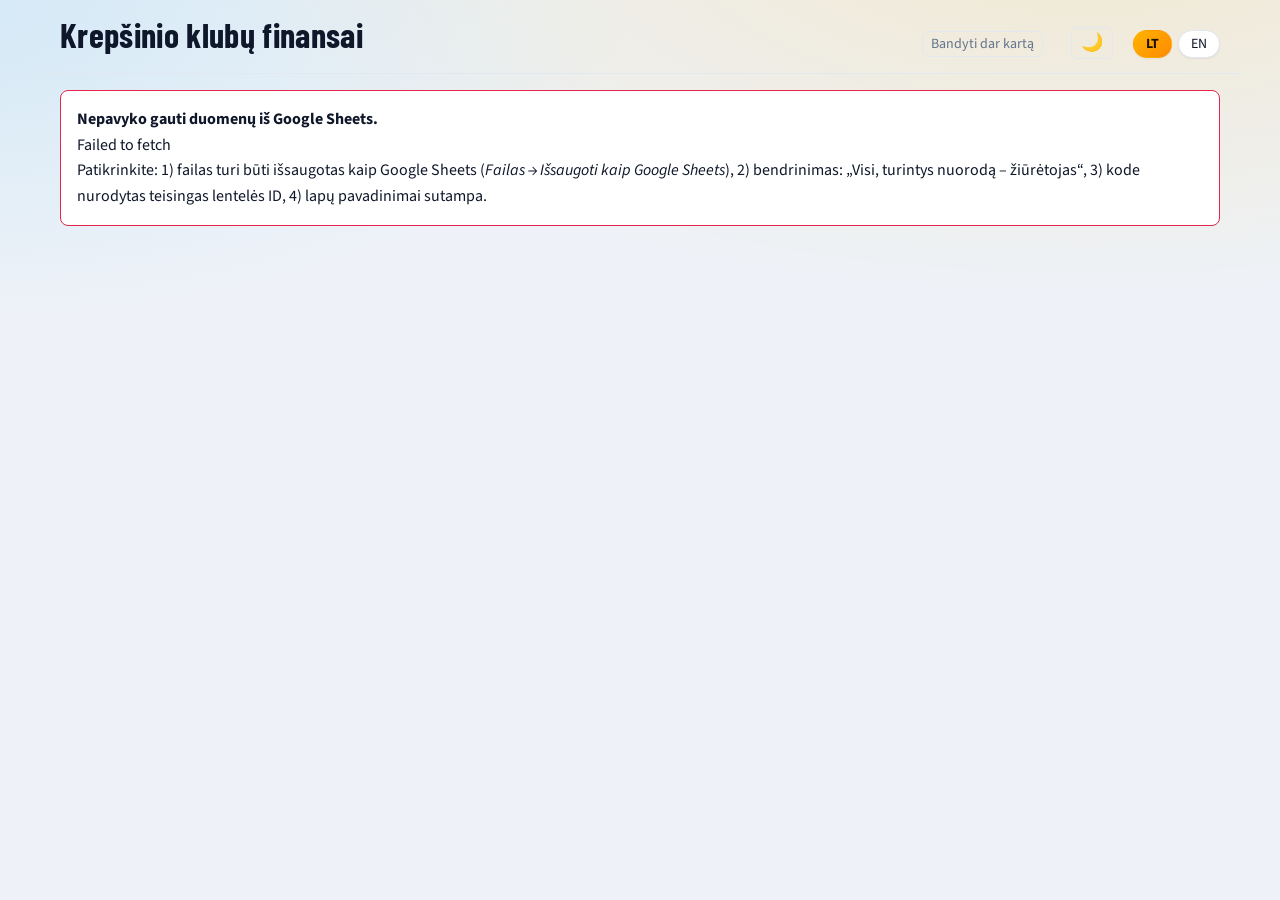
<file: index-15.html>
<!DOCTYPE html>
<html lang="lt">
<head>
<meta charset="utf-8">
<meta name="viewport" content="width=device-width, initial-scale=1">
<title>Krepšinio klubų finansai</title>
<link rel="preconnect" href="https://fonts.googleapis.com">
<link rel="stylesheet" href="https://fonts.googleapis.com/css2?family=Barlow+Condensed:wght@600;700&family=Source+Sans+3:wght@400;600&display=swap">
<style>
:root{--bg:#eef2f8;--card:#fff;--ink:#0f172a;--mute:#64748b;--line:#e2e8f0;--a:#ffb400;--b:#0ea5e9;--pos:#12a150;--neg:#e5254b;--sh:0 1px 2px rgba(15,23,42,.06),0 14px 34px -14px rgba(15,23,42,.25);--hd:'Barlow Condensed','Arial Narrow',sans-serif;--tx:'Source Sans 3',system-ui,sans-serif}
@media(prefers-color-scheme:dark){:root:not([data-t=light]){--bg:#0a1020;--card:#131c30;--ink:#f1f5f9;--mute:#9aa8bf;--line:#223052;--a:#ffc82e;--b:#38bdf8;--pos:#34e39a;--neg:#ff6b86;--sh:0 1px 2px #0008,0 16px 36px -14px #000c}}
:root[data-t=dark]{--bg:#0a1020;--card:#131c30;--ink:#f1f5f9;--mute:#9aa8bf;--line:#223052;--a:#ffc82e;--b:#38bdf8;--pos:#34e39a;--neg:#ff6b86;--sh:0 1px 2px #0008,0 16px 36px -14px #000c}
*{box-sizing:border-box}
body{margin:0;background:var(--bg);color:var(--ink);font:16px/1.45 var(--tx)}
header{display:flex;flex-wrap:wrap;gap:8px 20px;align-items:baseline;padding:18px 20px 0;max-width:1200px;margin:auto}
h1{font:700 34px/1 var(--hd);margin:0;letter-spacing:.01em}
#st{color:var(--mute);font-size:14px;margin-left:auto}
button{font:inherit;color:inherit;cursor:pointer}
button:focus-visible,input:focus-visible,a:focus-visible{outline:2px solid var(--b);outline-offset:2px}
.ic{background:none;border:1px solid var(--line);border-radius:6px;padding:2px 8px;margin-left:8px}
nav{display:flex;gap:4px;padding:14px 20px 0;max-width:1200px;margin:auto;overflow-x:auto;border-bottom:1px solid var(--line)}
nav button{background:none;border:0;border-bottom:3px solid transparent;font:700 20px var(--hd);padding:6px 12px;color:var(--mute);white-space:nowrap}
nav button[aria-selected=true]{color:var(--ink);border-color:var(--a)}
main{max-width:1200px;margin:auto;padding:16px 20px 60px}
.bar{display:flex;flex-wrap:wrap;gap:8px;align-items:center;margin-bottom:10px}
.chip{border:1px solid var(--line);background:var(--card);border-radius:99px;padding:3px 12px;font-size:14px}
.chip[aria-pressed=true]{background:var(--ink);color:var(--bg);border-color:var(--ink)}
input[type=search]{font:inherit;background:var(--card);color:var(--ink);border:1px solid var(--line);border-radius:8px;padding:6px 10px;min-width:200px;margin-left:auto}
.sum{color:var(--mute);font-size:14px;margin:0 0 10px}
.tw{overflow-x:auto;background:var(--card);border:1px solid var(--line);border-radius:8px}
table{border-collapse:collapse;width:100%;font-variant-numeric:tabular-nums}
th,td{padding:8px 12px;text-align:right;border-bottom:1px solid var(--line);white-space:nowrap}
th{font:700 16px var(--hd);color:var(--mute);cursor:pointer;user-select:none;position:sticky;top:0;background:var(--card)}
th.l,td.l{text-align:left}
th[aria-sort]{color:var(--ink)}
td.l{position:sticky;left:0;background:var(--card)}
td small{display:block;color:var(--mute);font-size:12px;line-height:1.1}
tr:last-child td{border-bottom:0}
.sh{display:inline-flex;align-items:center;gap:8px}
.sh i{display:inline-block;width:70px;height:8px;background:var(--b);border-radius:2px;overflow:hidden;opacity:.9}
.sh i b{display:block;height:100%;background:var(--a)}
.pos{color:var(--pos)}.neg{color:var(--neg)}.na{color:var(--mute)}
td a{margin-right:6px;color:var(--b)}
.cards{display:grid;grid-template-columns:repeat(auto-fill,minmax(300px,1fr));gap:12px}
.card{background:var(--card);border:1px solid var(--line);border-radius:8px;padding:14px 16px}
.card h3{font:700 22px var(--hd);margin:0 0 6px}.card h3 span{color:var(--mute);font-size:16px;margin-left:6px}
.card p{margin:0 0 8px;font-size:15px}
.msg{background:var(--card);border:1px solid var(--neg);border-radius:8px;padding:16px;line-height:1.6}
tr.c,tr.pc{cursor:pointer}tr.c:hover td,tr.pc:hover td{background:color-mix(in srgb,var(--a) 12%,var(--card))}
.cl{display:flex;align-items:center}.lw{display:inline-grid;margin-right:10px;flex:none}.lw>*{grid-area:1/1;margin:0}
.lg{width:30px;height:30px;border-radius:50%;object-fit:contain;background:#fff}.in{display:inline-flex;align-items:center;justify-content:center;color:#fff;font:700 12px var(--hd)}
#md{position:fixed;inset:0;background:#000a;display:none;align-items:flex-end;justify-content:center;z-index:9}#md.o{display:flex}
.sheet{background:var(--bg);width:min(900px,100%);max-height:92vh;overflow:auto;border-radius:14px 14px 0 0;padding:18px 20px 28px}
@media(min-width:800px){#md{align-items:center}.sheet{border-radius:14px}}
.kp{display:grid;grid-template-columns:repeat(auto-fit,minmax(140px,1fr));gap:10px;margin:12px 0}
.kp div{background:var(--card);border:1px solid var(--line);border-radius:8px;padding:8px 12px}.kp small{display:block;color:var(--mute);font-size:12px}.kp b{font:700 24px var(--hd)}
h2,h3{font-family:var(--hd);margin:8px 0 4px}h2{font-size:30px;margin:0}.top{display:flex;gap:8px;margin-bottom:10px}.top button{margin-left:auto}
.top button,.lk{border:1px solid var(--line);background:var(--card);border-radius:8px;padding:4px 12px;color:var(--ink);text-decoration:none;font-size:14px}
iframe{width:100%;height:calc(100vh - 150px);min-height:620px;border:1px solid var(--line);border-radius:8px;background:#fff}
#lang{display:flex;gap:6px}.pf{position:relative;cursor:help;border-bottom:1px dotted var(--mute)}.tip{display:none;position:absolute;left:0;top:140%;z-index:5;width:min(380px,80vw);background:var(--card);color:var(--ink);border:1px solid var(--line);border-radius:8px;padding:8px 10px;font-size:14px;line-height:1.4;box-shadow:0 6px 20px #0005}.pf:hover .tip,.pf:focus .tip{display:block}
body{background:radial-gradient(900px 380px at 85% -8%,color-mix(in srgb,var(--a) 16%,transparent),transparent),radial-gradient(700px 320px at -5% 0,color-mix(in srgb,var(--b) 12%,transparent),transparent),var(--bg);background-attachment:fixed}
.tw,.kp div,.card,.sheet,.chip{box-shadow:var(--sh)}.chip{border-radius:99px}.chip[aria-pressed=true]{background:linear-gradient(135deg,var(--a),#ff8a00);color:#1b1300;border-color:transparent;font-weight:700}
.pos,.neg{display:inline-block;padding:1px 10px;border-radius:99px;font-weight:700}.pos{color:var(--pos);background:color-mix(in srgb,var(--pos) 18%,transparent)}.neg{color:var(--neg);background:color-mix(in srgb,var(--neg) 18%,transparent)}
.sh i{background:color-mix(in srgb,var(--b) 28%,transparent);height:9px;border-radius:9px}.sh i b{background:linear-gradient(90deg,#ffd54a,#ff8a00);border-radius:9px}
.kp b{background:linear-gradient(135deg,var(--ink),color-mix(in srgb,var(--ink) 55%,var(--b)));-webkit-background-clip:text;background-clip:text;-webkit-text-fill-color:transparent}.kp b .pos,.kp b .neg{-webkit-text-fill-color:currentColor}
#th{font-size:18px;padding:2px 9px}.rl{height:44px;max-width:130px;object-fit:contain;background:#fff;border-radius:10px;padding:4px;box-shadow:var(--sh)}
.sx{position:relative;display:inline-block;margin-bottom:8px}.sx .opts{display:none;position:absolute;left:0;top:calc(100% - 2px);z-index:6;padding:10px;gap:6px;flex-wrap:wrap;width:min(430px,88vw);background:var(--card);border:1px solid var(--line);border-radius:14px;box-shadow:var(--sh)}.sx:hover .opts,.sx:focus-within .opts{display:flex}
.ms{display:none;font:inherit;background:var(--card);color:var(--ink);border:1px solid var(--line);border-radius:10px;padding:8px 10px;margin:0 0 10px;width:100%}
@media(max-width:720px){
 header{padding:14px 14px 0}h1{font-size:28px}#st{margin-left:0;width:100%}main{padding:12px 12px 60px}nav{padding:10px 12px 0}
 .bar{gap:6px}.bar.n{flex-wrap:nowrap;overflow-x:auto;padding-bottom:6px}.bar.n .chip{white-space:nowrap;flex:none}input[type=search]{width:100%;margin:0}
 .ms{display:block}.sum{font-size:13px}
 .tw{background:transparent;border:0;box-shadow:none;overflow:visible}
 .tw table,.tw tbody,.tw tr,.tw td{display:block}.tw thead{display:none}
 .tw tr{display:grid;grid-template-columns:1fr 1fr;gap:10px 14px;background:var(--card);border:1px solid var(--line);border-radius:16px;box-shadow:var(--sh);padding:14px;margin-bottom:12px}
 .tw td{border:0;padding:0;text-align:left;white-space:normal;position:static;background:transparent}
 .tw td.l{grid-column:1/-1;font-size:18px}.tw td.l small{display:block;margin-bottom:2px}
 .tw td[data-lb]:not(.l)::before{content:attr(data-lb);display:block;color:var(--mute);font-size:11px;font-weight:600;text-transform:uppercase;letter-spacing:.05em;margin-bottom:1px}
 .tw tr:hover td{background:transparent}.tw tr.c:active,.tw tr.pc:active{transform:scale(.99)}
 #md{align-items:flex-end}.sheet{max-height:94vh;max-height:94dvh;padding:14px 14px 30px;border-radius:20px 20px 0 0}h2{font-size:26px}
 .kp{grid-template-columns:1fr 1fr;gap:8px}.kp b{font-size:21px}.kp small{font-size:11px}
 .sx .opts{width:min(430px,calc(100vw - 24px))}
}
@media(max-width:720px){.tw.ch{background:var(--card);border:1px solid var(--line);box-shadow:var(--sh);border-radius:14px}.rl{height:38px;max-width:84px}.cl h2{overflow-wrap:anywhere}}
body.lk{position:fixed;left:0;right:0;width:100%;overflow:hidden}#md,.sheet{overscroll-behavior:contain}.sheet.sm{width:min(560px,100%)}.sheet{padding-top:0!important;max-height:92vh;max-height:92dvh}.top{position:sticky;top:0;z-index:3;background:var(--bg);padding:12px 0 8px;margin-bottom:6px}
.srcs{display:inline-flex;gap:6px;flex-wrap:wrap;vertical-align:middle}
.srcs a{display:inline-flex;align-items:center;justify-content:center;min-width:30px;height:30px;padding:0 6px;margin:0;border:1px solid var(--line);border-radius:8px;background:color-mix(in srgb,var(--b) 14%,var(--card));color:var(--b);font-weight:700;font-size:14px;text-decoration:none}
.srcs a:hover{background:color-mix(in srgb,var(--b) 28%,var(--card))}
.est{font-style:italic;text-decoration:underline dotted;text-decoration-color:var(--a);text-underline-offset:3px}
@media(max-width:720px),(pointer:coarse){.srcs{gap:10px}.srcs a{min-width:46px;height:46px;font-size:17px;border-radius:12px}.tw td.sc{grid-column:1/-1}}
.ctabs{display:flex;gap:4px;border-bottom:1px solid var(--line);margin:10px 0 12px}
.ctabs button{background:none;border:0;border-bottom:3px solid transparent;font:700 20px var(--hd);padding:6px 14px;color:var(--mute);margin:0}
.ctabs button[aria-selected=true]{color:var(--ink);border-color:var(--a)}
.cmpw{overflow-x:auto;background:var(--card);border:1px solid var(--line);border-radius:14px;box-shadow:var(--sh);margin-top:6px}
.cmpw table{border-collapse:collapse;width:100%}
.cmpw th,.cmpw td{padding:9px 12px;border-bottom:1px solid var(--line);text-align:right;white-space:nowrap;font-size:15px}
.cmpw th{position:static;cursor:default;white-space:normal;min-width:96px;vertical-align:bottom}
.cmpw th:first-child,.cmpw td:first-child{text-align:left;position:sticky;left:0;background:var(--card);color:var(--mute);font-size:13px;min-width:112px;white-space:normal;z-index:1}
.cmpw tr:last-child td{border-bottom:0}
.cmpw td.best{font-weight:700;color:var(--pos)}
</style>
</head>
<body>
<header><h1 id="h1">Krepšinio klubų finansai</h1><span id="st">Kraunama…</span><button class="ic" id="th" aria-label="Tema"></button><span id="lang"><button class="chip" data-l="lt">LT</button> <button class="chip" data-l="en">EN</button></span></header>
<nav role="tablist" id="tabs"></nav>
<main id="out"></main>
<div id="md" aria-modal="true" role="dialog"><div class="sheet" id="sh"></div></div>
<script>
// ---- Nustatymai: Google lentelės ID (turi būti tikra Google Sheets lentelė, ne .xlsx) ----
const SHEET_ID="1cWx_skBNVz6XwtdFsHNX5Jhd2TwRLFiY";
// Kiekvienam lapui – galimi pavadinimai (su „/" ir be). Pirmas tinkamas naudojamas.
const SHEETS={b27:["Budgets 26/27","Budgets 2627"],b26:["Budgets 25/26","Budgets 2526"],w26:["World 25/26","World 2526"],att:["Attendance 25/26","Attendance 2526","Attendance"],sal:["Player Salaries"],hist:["Historical Budgets"],histatt:["Historical Attendance"]};
const C="Australia|Australija|AU;Austria|Austrija|AT;Belgium|Belgija|BE;Bosnia and Herzegovina|Bosnija ir Hercegovina|BA;Croatia|Kroatija|HR;Czech Republic|Čekija|CZ;Denmark|Danija|DK;Estonia|Estija|EE;Finland|Suomija|FI;France|Prancūzija|FR;Germany|Vokietija|DE;Greece|Graikija|GR;Hungary|Vengrija|HU;Israel|Izraelis|IL;Italy|Italija|IT;Japan|Japonija|JP;Latvia|Latvija|LV;Lithuania|Lietuva|LT;Montenegro|Juodkalnija|ME;North Macedonia|Šiaurės Makedonija|MK;Poland|Lenkija|PL;Portugal|Portugalija|PT;Romania|Rumunija|RO;Serbia|Serbija|RS;Slovakia|Slovakija|SK;Slovenia|Slovėnija|SI;Spain|Ispanija|ES;Turkey|Turkija|TR;United Arab Emirates|Jungtiniai Arabų Emyratai|AE;United Kingdom|Jungtinė Karalystė|GB;Ukraine|Ukraina|UA;Bulgaria|Bulgarija|BG;Georgia|Gruzija|GE;Cyprus|Kipras|CY;Netherlands|Nyderlandai|NL;Switzerland|Šveicarija|CH;Sweden|Švedija|SE;Norway|Norvegija|NO;Iceland|Islandija|IS;Kosovo|Kosovas|XK;Azerbaijan|Azerbaidžanas|AZ;Ireland|Airija|IE;Albania|Albanija|AL;Russia|Rusija|RU".split(";").map(s=>s.split("|"));
const NAT=Object.fromEntries(C.map(c=>[c[0],c[1]])),FL=Object.fromEntries(C.map(c=>[c[1],c[2]]));
const flag=n=>FL[n]?String.fromCodePoint(...[...FL[n]].map(c=>127397+c.charCodeAt(0)))+" ":"";
const LT2EN=Object.fromEntries(C.map(c=>[c[1],c[0]])),dn=n=>LANG==="en"?(LT2EN[n]||n):n;
let nf=new Intl.NumberFormat("lt-LT",{maximumFractionDigits:0});
const eur=n=>n==null?"–":nf.format(n)+" €";
const E=(t,e)=>e?`<span class="est">~${t}</span>`:t,eE=(n,e)=>E(eur(n),e&&n!=null);
const esc=s=>String(s??"").replace(/[&<>"]/g,c=>({"&":"&amp;","<":"&lt;",">":"&gt;",'"':"&quot;"}[c]));
const norm=s=>String(s).toLowerCase().normalize("NFD").replace(/[^a-z0-9]/g,"");
const nat=n=>NAT[n]||n;
const num=v=>{if(v==null)return null;const s=String(v).replace(/[\s\u00a0€$%~≈*]/g,"").replace(/,/g,"");if(!/^-?\d/.test(s))return null;const n=parseFloat(s);return isNaN(n)?null:n};
const est=v=>num(v)!=null&&/[~≈*]/.test(String(v));
const txt=v=>{const s=String(v??"").trim();return(s===""||s==="-"||s[0]==="#")?"":s};
function csv(t){const R=[];let r=[],c="",q=0;for(let i=0;i<t.length;i++){const h=t[i];
 if(q){if(h=='"'){if(t[i+1]=='"'){c+='"';i++}else q=0}else c+=h}
 else if(h=='"')q=1;else if(h==","){r.push(c);c=""}else if(h=="\n"){r.push(c);R.push(r);r=[];c=""}else if(h!="\r")c+=h}
 if(c||r.length){r.push(c);R.push(r)}return R}
let DEF;
async function raw(n){
 const res=await fetch(`https://docs.google.com/spreadsheets/d/${SHEET_ID}/gviz/tq?tqx=out:csv&headers=0&sheet=${encodeURIComponent(n)}`);
 const t=await res.text();
 if(!res.ok||/^\s*</.test(t))throw new Error(`Lapas „${n}" neatsidaro (HTTP ${res.status})`);
 return t}
// Jei lapo pavadinimas neegzistuoja, Google tyliai grąžina pirmą lapą – tokį atsakymą atmetame
async function load(names,first){
 for(const n of names){const t=await raw(n);if(first||t!==DEF)return csv(t)}
 throw new Error(`Lapas „${names[0]}" nerastas – patikrinkite jo pavadinimą lentelėje`)}
// Suranda lenteles, kurių antraštės eilutė prasideda reikšme hdr antrame stulpelyje
function blocks(rows,hdr){const out=[];let title="";
 for(let i=0;i<rows.length;i++){const a=(rows[i][1]||"").trim();
  if(a===hdr){const h=rows[i].map(x=>x.trim()),d=[];let j=i+1;
   while(j<rows.length){const b=(rows[j][1]||"").trim();if(!b||b===hdr||/^Vidurkis/.test(b))break;d.push(rows[j]);j++}
   out.push({title,h,d});i=j-1}
  else if(a)title=a}
 return out}
const ix=(h,re)=>h.findIndex(x=>re.test(x));
function budgets(rows,season,world){const o=[];
 for(const b of blocks(rows,"Nation")){/* Google CSV „pameta" antraštes skaitinių stulpelių viršuje, todėl stulpeliai imami pagal vietą: B šalis, C klubas, D biudžetas, E algos, H vieta, I Europa, J+ šaltiniai */
  const sn=season==="H"?(b.title.match(/(\d\d)\s*\/\s*(\d\d)\s*$/)||[]).slice(1).join("/"):season;if(!sn)continue;
  const ci=b.h.indexOf("Club"),dv=ci>2?ci-2:0,q=season==="26/27"?1:0,c={n:1,club:2+dv,t:3+dv,s:4+dv,p:6+q+dv,e:7+q+dv};
  const src=[8,9,10,11].map(i=>i+q+dv);
  for(const r of b.d){if(!txt(r[c.club]))continue;
   o.push({season:sn,nation:nat(r[1].trim()),div:dv?num(r[2]):null,club:r[c.club].trim(),total:num(r[c.t]),sal:num(r[c.s]),place:num(r[c.p]),eu:txt(r[c.e]).replace(/^https?:.*/,""),est:{total:est(r[c.t]),sal:est(r[c.s])},src:src.map(i=>(r[i]||"").trim()).filter(u=>/^https?:/.test(u))})}}
 return o}
const AD={French:"France",German:"Germany",Spanish:"Spain",Italian:"Italy",Lithuanian:"Lithuania",Greek:"Greece",Turkish:"Turkey",Israeli:"Israel",Polish:"Poland",Serbian:"Serbia",Latvian:"Latvia",Estonian:"Estonia",Finnish:"Finland"};
const fr=v=>{const n=num(v);return n==null?null:/%/.test(String(v))||n>1.5?n/100:n};
function attendance(rows,def){const o=[],dv=rows.some(r=>(r[2]||"").trim()==="Club")?1:0;let title="",season=def||"";
 const setT=t=>{title=t.replace(/\s*\d\d\s*\/\s*\d\d\s*$/,"");const m=t.match(/(\d\d)\s*\/\s*(\d\d)\s*$/);season=m?m[1]+"/"+m[2]:(def||"")};
 for(const r of rows){const first=(r[1]||"").trim(),a=(r[1+dv]||"").trim();
  if(dv&&!a&&first&&!/^\d+$/.test(first)&&first!=="Division"){setT(first);continue}
  if(!a||a==="Club"||a==="Klubas")continue;
  if(num(r[5+dv])==null&&num(r[6+dv])==null){if(!dv)setT(a);continue}
  const m=title.match(/^(\w+) league/i),nation=m&&AD[m[1]]?nat(AD[m[1]]):title.replace(/\s*\(.*/,"").replace(/ league$/i,"");
  const nums=String(r[6+dv]).split("/").map(num).filter(x=>x!=null),avg=num(r[5+dv]),cap=nums.length?nums[nums.length-1]:null;
  o.push({season,nation,div:dv?num(first):null,club:a,city:txt(r[2+dv]),avg,cap,est:{avg:est(r[5+dv]),cap:est(r[6+dv])},fill:fr(r[7+dv])??(avg!=null&&cap?avg/cap:null),expE:num(r[11+dv]),idxE:num(r[12+dv]),expL:num(r[13+dv]),idxL:num(r[14+dv]),profile:txt(r[15+dv]),place:num(r[16+dv])})}
 return o}
// ---- Gyvi lankomumo duomenys (ACBattendance projektas: ACB, BBL, LKL) ----
const LIVE_BASE=["https://andriuspanama.github.io/ACBattendance/","https://raw.githubusercontent.com/andriuspanama/ACBattendance/main/"];
const LIVE=[["data/attendance_averages.json","Spain"],["data/bbl/attendance_averages.json","Germany"],["data/lkl/attendance_averages.json","Lithuania"]];
// Pavadinimai, kuriuos ACBattendance naudoja kitaip nei lentelė
const LAL={"Recoletas Salud San Pablo Burgos":"CB San Pablo Burgos","Kosner Baskonia":"Saski Baskonia","Casademont Zaragoza":"Basket Zaragoza","Leyma Coruna":"Basquet Coruna","Monbus Obradoiro":"Obradoiro CAB","Ilerna Lleida":"Forca Lleida CE","Rio Breogan":"Club Baloncesto Breogan","Asisa Joventut":"Club Joventut Badalona","Fiatc Girona":"Basquet Girona","Barca":"FC Barcelona Basquet","Kidsandus Manresa":"Basquet Manresa","La Laguna Tenerife":"CB Canarias Tenerife","Morabanc Andorra":"BC Andorra","Ulm":"Ratiopharm Ulm","Basketball Braunschweig":"Lowen Braunschweig"};
async function getJ(path){for(const b of LIVE_BASE){try{const r=await fetch(b+path+"?t="+Math.floor(Date.now()/60000));if(r.ok)return await r.json()}catch(e){}}return null}
async function addLive(){
 const res=await Promise.all(LIVE.map(([p])=>getJ(p)));
 res.forEach((j,i)=>{if(!j||!j.clubs)return;const cn=nat(LIVE[i][1]),se=String(j.season).replace(/^20(\d\d)-(\d\d)$/,"$1/$2");
  for(const c of j.clubs){const nm=LAL[c.club]||c.club,ba=D.att.find(r=>r.season==="25/26"&&r.country===cn&&same(r.club,nm)),bb=D.bud.find(r=>r.nation===cn&&same(r.club,nm)),bs=ba||bb,cap=ba?ba.cap:null;
   D.att.push({season:se,nation:cn,country:cn,div:bs&&bs.div!=null?bs.div:null,club:bs?bs.club:nm,avg:c.average,games:c.home_games_counted,min:c.min,max:c.max,total:c.total,cap,fill:cap?c.average/cap:null,est:{},live:true,upd:j.updated})}})}
function salaries(rows){const o=[];
 for(const b of blocks(rows,"Role")){const ti=b.h.indexOf("Team"),dv=ti>4?ti-4:0;
  for(const r of b.d){if(!txt(r[2]))continue;
   o.push({role:r[1].trim(),name:r[2].trim(),country:nat((r[3]||"").trim()),div:dv?num(r[4]):null,team:txt(r[4+dv]),season:txt(r[5+dv]),value:num(r[6+dv]),len:txt(r[7+dv]),month:num(r[8+dv]),est:{value:est(r[6+dv]),month:est(r[8+dv])},src:[9,10,11,12].map(i=>(r[i+dv]||"").trim()).filter(u=>/^https?:/.test(u))})}}
 return o}
function taxes(rows){return rows.filter(r=>txt(r[3])&&!/^https?:/.test(r[1])).map(r=>({country:r[1].trim(),season:txt(r[2]),text:r[3].trim(),src:(r[4]||"").trim()}))}

const EN={"Krepšinio klubų finansai":"Basketball Club Finances","Kraunama…":"Loading…","Atnaujinta":"Updated","Atnaujinti":"Refresh","Bandyti dar kartą":"Try again","Nepavyko gauti duomenų iš Google Sheets.":"Could not load data from Google Sheets.","Biudžetai":"Budgets","Biudžeto pokytis (€)":"Budget change (€)","Lankomumas":"Attendance","Žaidėjų algos":"Player salaries","Mokesčių skaičiuoklė":"Tax calculator","Klubas":"Club","Bendras biudžetas":"Total budget","Atlyginimų biudžetas":"Salary budget","Atlyginimų dalis":"Salary share","Biudžeto pokytis":"Budget change","Vieta lygoje":"League place","Europos turnyras":"European competition","Europa":"Europe","Šaltiniai":"Sources","Šaltinis":"Source","nuoroda":"link","Vid. lankomumas":"Avg. attendance","Užpildymas":"Filling rate","Profilis":"Profile","Žaidėjas / treneris":"Player / coach","Komanda":"Team","Šalis":"Country","Sezonas":"Season","sezonas":"season","Sutarties vertė":"Contract value","Trukmė":"Length","Mėnesio alga":"Monthly salary","Visos":"All","Ieškoti…":"Search…","Paieška":"Search","įrašų, iš jų pilnų duomenų:":"records, with complete data:","vidutinė atlyginimų dalis":"average salary share","(iš ":"(of ","Rodoma pirmos 300 eilučių – siaurinkite paieška ar filtru.":"Showing the first 300 rows – narrow down with search or filter.","Tušti langeliai rodomi „–“ ir į vidurkius neįtraukiami.":"Empty cells are shown as “–” and excluded from averages.","Nieko nerasta":"Nothing found","Uždaryti":"Close","← Atgal":"← Back","Lankomumas 2025/26":"Attendance 2025/26","Galima arenos talpa":"Available arena capacity","Tikėtinas lankomumas tokioje rinkoje (Europos kontekste)":"Expected attendance for such a market (European context)","Tikėtinas lankomumas savos lygos kontekste":"Expected attendance in own-league context","Lankomumo indeksas vs Europa":"Attendance index vs Europe","Lankomumo indeksas vs savo lyga":"Attendance index vs own league","Žaidėjai ir algos":"Players and salaries","Vardas":"Name","Rolė":"Role","Spauskite žaidėją, kad matytumėte visą algų istoriją.":"Click a player to see the full salary history.","Mėnesio algos pokytis (€)":"Monthly salary change (€)","Algų istorija":"Salary history","įrašų:":"records:","čempionai":"champions","Pareigos":"Role","Lyga":"Division","Palyginimas":"Compare","Klubai":"Clubs","Lygos":"Leagues","Klubo sezonai":"Club seasons","Rodiklis":"Metric","Pasirink, ką lyginti – paieška aukščiau.":"Pick what to compare using the search above.","Paskutinis sezonas":"Latest season","Didžiausia mėnesio alga":"Peak monthly salary","Sezonas (didžiausia alga)":"Season of peak salary","Įrašų skaičius":"Number of records","Sezonų skaičius":"Number of seasons","Klubų skaičius":"Number of clubs","Vid. biudžetas":"Avg. budget","Biudžetų mediana":"Median budget","Didžiausias biudžetas":"Highest budget","Vid. atlyginimų biudžetas":"Avg. salary budget","Vid. atlyginimų dalis":"Avg. salary share","Vid. klubų lankomumas":"Avg. club attendance","Lankomumo mediana":"Median attendance","Didžiausias klubo lankomumas":"Highest club attendance","Vid. užpildymas":"Avg. filling rate","Mediana":"Median","Mažiausias":"Lowest","Didžiausias":"Highest","Namų rungtynės":"Home games","Lankomumo istorija":"Attendance history","Realus lankomumas":"Actual attendance","Tikėtinas (Europos kontekste)":"Expected (European context)","Šio sezono duomenys dalinai – atnaujinami po kiekvieno turo; užpildymas skaičiuojamas pagal 25/26 arenos talpą.":"This season's data is partial – updated after every round; filling rate uses the 25/26 arena capacity.","apytikslė reikšmė":"estimated value"};
C.forEach(c=>EN[c[1]]=c[0]);
const PAIRS=Object.entries(EN).sort((x,y)=>y[0].length-x[0].length).map(([k,v])=>[new RegExp("(?<![\\p{L}])"+k.replace(/[.*+?^${}()|[\]\\]/g,"\\$&")+"(?![\\p{L}])","gu"),v]);
let LANG=(()=>{try{return localStorage.getItem("lang")||"lt"}catch(e){return"lt"}})(),stH="";
const tr=s=>LANG==="en"?PAIRS.reduce((a,[re,v])=>a.replace(re,v),s):s;
const setSt=s=>{stH=s;$("st").innerHTML=tr(s)};
function setLang(l){LANG=l;try{localStorage.setItem("lang",l)}catch(e){}
 nf=new Intl.NumberFormat(l==="en"?"en-GB":"lt-LT",{maximumFractionDigits:0});document.documentElement.lang=l;
 $("h1").textContent=tr("Krepšinio klubų finansai");document.title=$("h1").textContent;
 document.querySelectorAll("#lang button").forEach(b=>b.setAttribute("aria-pressed",b.dataset.l===l));
 setSt(stH);closeAll();if(D.bud)render()}
// ---- Būsena ir atvaizdavimas ----
const RL='<img class="rl" src="https://rytasvilnius.lt/en/wp-content/uploads/sites/3/2024/07/rytas.png" alt="Rytas" onerror="this.remove()">';
const cmp=v=>v>=1e6?(v/1e6).toFixed(1)+"M":Math.round(v/1000)+"k";
function chart(it,sel,aria){const n=it.length,st=38,bw=24,f=10,base=92,mb=56,mx=Math.max(...it.map(x=>x.v||0),1),W=Math.max(n*st+14,110),Hh=122;
 return`<div class="tw ch" style="padding:8px 10px"><svg viewBox="0 0 ${W} ${Hh}" style="display:block;width:100%;max-width:${W}px;height:auto" role="img" aria-label="${aria}"><defs><linearGradient id="gy" x1="0" y1="0" x2="0" y2="1"><stop offset="0" stop-color="#ffd84d"/><stop offset="1" stop-color="#ff8a00"/></linearGradient></defs>${it.map((p,i)=>{const x=i*st+8,c=x+bw/2,bh=p.v?p.v/mx*mb:0,s=p.l===sel,val=p.v?cmp(p.v):"–",fw=s?800:500;
  return`<g ${p.a||""} ${p.a?'style="cursor:pointer"':""}><title>${esc(p.t)}</title>${p.a?`<rect x="${x-5}" y="0" width="${bw+10}" height="${Hh}" fill="transparent"/>`:""}<rect x="${x}" y="${base-bh}" width="${bw}" height="${Math.max(bh,2)}" rx="4" fill="url(#gy)" ${s?'stroke="var(--ink)" stroke-width="2"':'opacity=".92"'}/>${s?`<text x="${c}" y="${base-bh-19}" text-anchor="middle" font-size="9" fill="var(--ink)">▼</text>`:""}<text x="${c}" y="${base-bh-5}" text-anchor="middle" font-size="${f}" font-weight="${fw}" fill="var(--ink)">${val}</text><text x="${c}" y="${base+15}" text-anchor="middle" font-size="${f}" font-weight="${s?800:400}" fill="${s?"var(--ink)":"var(--mute)"}">${esc(p.l)}</text>${p.s?`<text x="${c}" y="${base+28}" text-anchor="middle" font-size="8" fill="var(--mute)">${esc(p.s)}</text>`:""}</g>`}).join("")}</svg></div>`}
const sx=(cur,list,mk)=>list.length>1?`<div class="sx"><button class="chip cur" aria-pressed="true">${cur} ▾</button><div class="opts">${list.map(mk).join("")}</div></div>`:`<button class="chip" aria-pressed="true">${cur}</button>`;
let TH=(()=>{try{return localStorage.getItem("theme")||""}catch(e){return""}})();
const isDark=()=>TH?TH==="dark":matchMedia("(prefers-color-scheme:dark)").matches;
function syncTheme(){const f=document.querySelector("iframe");try{f.contentDocument.documentElement.setAttribute("data-t",isDark()?"dark":"light")}catch(e){}}
function setTheme(t){TH=t;document.documentElement.setAttribute("data-t",t);try{localStorage.setItem("theme",t)}catch(e){}$("th").textContent=isDark()?"☀️":"🌙";syncTheme()}
let LOGOS={},V=[],H=[];
const tk=s=>String(s||"").toLowerCase().normalize("NFD").replace(/[\u0300-\u036f]/g,"").split(/[^a-z0-9]+/).filter(Boolean);
const same=(a,b)=>{const x=tk(a),y=tk(b);if(!x.length||!y.length)return false;if(x.join("")===y.join(""))return true;const[s,l]=x.length<=y.length?[x,y]:[y,x];return s.join("").length>3&&s.every(w=>l.includes(w))};
const logo=n=>{const u=LOGOS[norm(n)],i=n.split(/\s+/).slice(0,2).map(w=>w[0]).join("").toUpperCase();
 return`<span class="lw"><span class="lg in" style="background:hsl(${[...n].reduce((a,c)=>(a*31+c.charCodeAt(0))%360,7)} 40% 38%)">${esc(i)}</span>${u?`<img class="lg" src="${esc(u)}" alt="" loading="lazy" onerror="this.remove()">`:""}</span>`};
const n0=n=>n==null?"–":nf.format(n),f2=n=>n==null?"–":n.toFixed(2).replace(".",LANG==="en"?".":",");
const PROF=[
[/strong in europe and own/i,"Stipri Europoje ir savo lygoje","Pritraukia aiškiai daugiau žiūrovų nei tikėtasi – ir savo lygoje, ir palyginus su Europos klubais. Pagal bet kokį matą – vienas geriausiai žiūrovus pritraukiančių klubų.","Draws clearly more fans than expected, both in its own league and compared with clubs across Europe. A top fan-attraction club by any measure."],
[/strong in own league.*line with europe/i,"Stipri savo lygoje, atitinka Europos lygį","Lenkia panašaus dydžio rinkos šalies varžovus ir pritraukia maždaug tiek žiūrovų, kiek tipiškas tokio dydžio Europos klubas.","Outperforms its domestic rivals of similar market size and draws about as many fans as a typical European club of its size."],
[/strong (for its|in own) league.*below|strong for its league/i,"Stipri savo lygoje (žemiau Europos)","Išsiskiria savo lygoje, bet visa lyga pritraukia mažiau žiūrovų nei kitos, todėl klubas vis tiek atsilieka nuo panašių Europos klubų.","A standout in its own league, but the league as a whole draws fewer fans than others, so the club still trails comparable European clubs."],
[/in line with own league.*above/i,"Atitinka savo lygą, aukščiau Europos","Pritraukia maždaug tiek, kiek tikimasi savo lygoje. Kadangi lyga populiari, klubas vis tiek viršija Europos vidurkį.","Draws about what's expected in its own league. Because that league is popular, this still puts the club above the European average."],
[/in line with expectations/i,"Atitinka lūkesčius (lyga ir Europa)","Pritraukia maždaug tiek žiūrovų, kiek tikėtasi – ir savo lygoje, ir Europoje. Nei išsiskiria, nei atsilieka.","Draws about as many fans as expected, both in its own league and across Europe. Neither a standout nor a laggard."],
[/in line with own league.*below/i,"Atitinka savo lygą, žemiau Europos","Rodo tikėtą rezultatą tarp šalies varžovų, bet jo lyga pritraukia mažiau žiūrovų nei kitos, todėl atsilieka nuo panašių Europos klubų.","Performs as expected among domestic rivals, but its league draws fewer fans than others, so it falls short of comparable European clubs."],
[/capacity/i,"Apribota talpos (arena pilna)","Lankomumas mažesnis nei tikėtasi, bet arena beveik pilna per kiekvienas rungtynes. Skaičius riboja pastatas, o ne susidomėjimo trūkumas; tikroji paklausa tikriausiai didesnė.","Attendance is below expected, but the arena is nearly full every game. The building, not a lack of interest, holds the numbers back; real demand is likely higher."],
[/helped by/i,"Padeda stipri lyga (yra tuščių vietų)","Pritraukia mažiau žiūrovų nei tikėtasi savo lygoje, arenoje yra tuščių vietų, bet bendras lygos populiarumas išlaiko klubą Europos vidurkio lygyje ar aukščiau.","Draws fewer fans than expected for its league, with empty seats in the arena, but the league's overall popularity keeps it at or above the European average."],
[/low interest/i,"Mažas susidomėjimas (yra tuščių vietų)","Pritraukia mažiau žiūrovų nei tikėtasi ir savo lygoje, ir Europoje, arenoje yra tuščių vietų. Silpniausias žiūrovų pritraukimas šiame palyginime.","Draws fewer fans than expected in its own league and across Europe, and its arena has empty seats. Weakest fan attraction in the comparison."]];
const pf=p=>PROF.find(x=>x[0].test(p||"")),pl=p=>{const x=pf(p);return LANG==="lt"&&x?x[1]:p},pd=p=>{const x=pf(p);return x?(LANG==="lt"?x[2]:x[3]):""};
function linech(pts){const W=340,H=180,L=40,R=16,T=18,B=30,n=pts.length,vs=pts.flatMap(p=>[p.real,p.exp]).filter(v=>v!=null),mx=Math.max(...vs,1)*1.12,
 X=i=>L+(n<2?(W-L-R)/2:i*(W-L-R)/(n-1)),Y=v=>T+(1-v/mx)*(H-T-B),
 d=k=>{let t="",pen=0;pts.forEach((p,i)=>{if(p[k]==null){pen=0;return}t+=(pen?"L":"M")+X(i).toFixed(1)+" "+Y(p[k]).toFixed(1);pen=1});return t},
 ax=v=>v>=1000?(v/1000).toFixed(1).replace(/\.0$/,"")+"k":String(Math.round(v)),
 raw=mx/3,p10=Math.pow(10,Math.floor(Math.log10(raw))),step=[1,2,5,10].map(m=>m*p10).find(x=>x>=raw),tk=[];for(let v=0;v<=mx;v+=step)tk.push(v);
 return`<div class="tw ch" style="padding:8px 10px"><svg viewBox="0 0 ${W} ${H}" style="display:block;width:100%;height:auto" role="img" aria-label="Lankomumo istorija">${tk.map(v=>`<line x1="${L}" x2="${W-R}" y1="${Y(v).toFixed(1)}" y2="${Y(v).toFixed(1)}" stroke="var(--line)"/><text x="${L-6}" y="${(Y(v)+3).toFixed(1)}" text-anchor="end" font-size="9" fill="var(--mute)">${ax(v)}</text>`).join("")}<path d="${d("exp")}" fill="none" stroke="var(--b)" stroke-width="2.5" stroke-dasharray="6 4" stroke-linecap="round"/><path d="${d("real")}" fill="none" stroke="var(--a)" stroke-width="3" stroke-linecap="round" stroke-linejoin="round"/>${pts.map((p,i)=>`<text x="${X(i).toFixed(1)}" y="${H-10}" text-anchor="middle" font-size="10" fill="var(--mute)">${p.s}</text>`).join("")}${pts.map((p,i)=>{const up=p.real==null||p.exp==null||p.real>=p.exp,x=X(i).toFixed(1);
  return(p.exp!=null?`<circle cx="${x}" cy="${Y(p.exp).toFixed(1)}" r="4" fill="var(--card)" stroke="var(--b)" stroke-width="2"><title>${p.s}: ${ax(p.exp)}</title></circle><text x="${x}" y="${(Y(p.exp)+(up?15:-8)).toFixed(1)}" text-anchor="middle" font-size="10" fill="var(--b)">${ax(p.exp)}</text>`:"")+(p.real!=null?`<circle cx="${x}" cy="${Y(p.real).toFixed(1)}" r="4.5" fill="${p.part?"var(--card)":"var(--a)"}" stroke="var(--a)" stroke-width="2"><title>${p.s}: ${nf.format(p.real)}${p.part?" ("+p.n+")":""}</title></circle><text x="${x}" y="${(Y(p.real)+(up?-9:16)).toFixed(1)}" text-anchor="middle" font-size="10" font-weight="700" fill="var(--ink)">${ax(p.real)}</text>`:"")}).join("")}</svg></div><div class="bar" style="font-size:13px;gap:16px;margin-top:6px"><span><b style="color:var(--a)">●━</b> Realus lankomumas</span><span><b style="color:var(--b)">○╍</b> Tikėtinas (Europos kontekste)</span></div>`}
const attBlock=(a,AR)=>{const k=[["Vid. lankomumas",E(n0(a.avg),a.avg!=null&&a.est&&a.est.avg)]],add=(l,v,ok)=>{if(ok)k.push([l,v])};
 add("Galima arenos talpa",E(n0(a.cap),a.est&&a.est.cap),a.cap!=null);add("Užpildymas",pct(a.fill),a.fill!=null);add("Lyga",dvf(a.div),a.div!=null);
 add("Namų rungtynės",n0(a.games),a.games!=null);add("Mažiausias",n0(a.min),a.min!=null);add("Didžiausias",n0(a.max),a.max!=null);
 add("Tikėtinas lankomumas tokioje rinkoje (Europos kontekste)",n0(a.expE),a.expE!=null);add("Lankomumo indeksas vs Europa",f2(a.idxE),a.idxE!=null);
 add("Tikėtinas lankomumas savos lygos kontekste",n0(a.expL),a.expL!=null);add("Lankomumo indeksas vs savo lyga",f2(a.idxL),a.idxL!=null);
 const hs=[...AR].sort((x,y)=>x.season.localeCompare(y.season)).filter(r=>r.avg!=null||r.expE!=null).map(r=>({s:r.season,real:r.avg,exp:r.expE,part:!!r.live,n:r.games}));
 return`<h3>Lankomumas 20${a.season.slice(0,2)}/${a.season.slice(3)}</h3><div class="kp">${k.map(([l,v])=>kp(l,v)).join("")}</div>${a.live?`<p class="sum">Šio sezono duomenys dalinai – atnaujinami po kiekvieno turo; užpildymas skaičiuojamas pagal 25/26 arenos talpą.</p>`:""}${a.profile?`<p class="sum"><b>Profilis:</b> <span class="pf" tabindex="0">${esc(pl(a.profile))}${pd(a.profile)?` ⓘ<span class="tip">${esc(pd(a.profile))}</span>`:""}</span></p>`:""}${hs.length>1?"<h3>Lankomumo istorija</h3>"+linech(hs):""}`};
const kp=(l,v)=>`<div><small>${l}</small><b>${v}</b></div>`;
const RN=["","I","II","III","IV","V"],dvf=v=>v==null?'<span class="na">–</span>':(RN[v]||v);
const pct=n=>n==null?"–":Math.round(n*100)+"%";
const cell=r=>`<span title="${esc(r.nation)}">${flag(r.country||r.nation)}</span><b>${esc(r.club)}</b>`;
let HP=0,LY=0,RP=false;
function show(html){H.push(html);if(RP)RP=false;else{history.pushState({m:1},"");HP++}draw()}
function closeAll(){const n=HP;H=[];HP=0;draw();if(n)history.go(-n)}
addEventListener("popstate",()=>{if(HP>0){HP--;H.pop();draw()}});
function draw(){const m=$("md"),b=document.body;
 if(!H.length){m.classList.remove("o");if(b.classList.contains("lk")){b.classList.remove("lk");b.style.top="";scrollTo(0,LY)}return}
 if(!b.classList.contains("lk")){LY=scrollY;b.style.top=-LY+"px";b.classList.add("lk")}
 const cur=H[H.length-1];$("sh").className="sheet"+(cur.startsWith("<!--sm-->")?" sm":"");
 $("sh").innerHTML=tr(`<div class="top"><button id="bk" style="margin:0">← Atgal</button><button id="cl">Uždaryti ✕</button></div>`+cur);m.classList.add("o");$("sh").scrollTop=0;requestAnimationFrame(()=>{$("sh").scrollTop=0})}
function club(name,nation,season,rep,mode,as){
 if(rep){H.pop();RP=true}
 const m=r=>(!nation||r.nation===nation||r.country===nation)&&same(r.club,name),AR=D.att.filter(m).sort((x,y)=>y.season.localeCompare(x.season)),ases=AR.map(r=>r.season),aS=ases.includes(as)?as:ases[0],A=AR.find(r=>r.season===aS),
  ss=[...new Set([...D.bud.filter(r=>m(r)&&(r.total!=null||r.sal!=null)).map(r=>r.season),...D.sal.filter(p=>same(p.team,name)).map(p=>p.season)])].filter(Boolean).sort().reverse(),
  at=!!A&&(mode==="att"||!ss.length);
 if(!at&&ss.length&&!ss.includes(season))season=ss[0];
 const b=budgetRows(season).find(m),a=A,
  ps=at?[]:D.sal.filter(p=>p.season===season&&same(p.team,name)).sort((x,y)=>(y.month||0)-(x.month||0)),nm=b?b.club:a?a.club:name,nt=b?b.nation:a?(a.country||a.nation):nation,
  tabs=A&&ss.length?`<div class="ctabs" role="tablist">${[["bud","Biudžetai"],["att","Lankomumas"]].map(([k,l])=>`<button role="tab" data-ct="${k}" data-n="${esc(name)}" data-nat="${esc(nation)}" data-ss="${season}" aria-selected="${(k==="att")===at}">${l}</button>`).join("")}</div>`:"";
 const bh=[...new Map(D.bud.filter(m).filter(r=>r.total!=null).sort((x,y)=>x.season.localeCompare(y.season)).map(r=>[r.season,r])).values()];
 const w7=(()=>{const i=bh.findIndex(r=>r.season===season),s=Math.max(0,Math.min(bh.length-7,i<0?bh.length-7:i-3));return bh.slice(s,s+7)})();
 show(`<div class="cl" style="gap:12px;flex-wrap:nowrap">${/rytas/i.test(nm)?RL:""}<h2 style="min-width:0">${esc(nm)}</h2></div><p class="sum">${flag(nt)}${esc(nt)}${at?"":" · sezonas "+season}</p>`+tabs
 +(at&&ases.length>1?sx(aS,ases,s=>`<button class="chip" data-ca="${s}" data-n="${esc(name)}" data-nat="${esc(nation)}" data-ss="${season}" aria-pressed="${s===aS}">${s}</button>`):"")
 +(!at&&ss.length>1?sx(season,ss,s=>`<button class="chip" data-cs="${s}" data-n="${esc(name)}" data-nat="${esc(nation)}" aria-pressed="${s===season}">${s}</button>`):"")
 +(/rytas/i.test(nm)?`<div class="bar">${["BCL čempionai 2026","Eurocup čempionai 2x","LKL čempionai 7x"].map(t=>`<span class="chip">🏆 ${t}</span>`).join("")}</div><div class="cl" style="gap:14px;margin:4px 0 8px">${[["rytas-1.jpg","Darius Gudelis","CEO"],["rytas-2.jpg","Mindaugas Brazys","President"]].map(([f,n,t])=>`<figure style="margin:0;text-align:center"><img src="${f}" alt="${n}" onerror="this.parentNode.remove()" style="width:64px;height:64px;border-radius:50%;object-fit:cover;object-position:50% 20%"><figcaption class="sum" style="margin:2px 0 0">${n}<br>${t}</figcaption></figure>`).join("")}</div>`:"")
 +(b&&!at?`<div class="kp">${kp("Bendras biudžetas",eE(b.total,b.est&&b.est.total))}${kp("Atlyginimų biudžetas",eE(b.sal,b.est&&b.est.sal))}${kp("Atlyginimų dalis",pct(b.share))}${b.chg==null?"":kp("Biudžeto pokytis",`<span class="${b.chg>=0?"pos":"neg"}">${b.chg>=0?"+":""}${pct(b.chg)}</span>`)}${b.div!=null?kp("Lyga",dvf(b.div)):""}${b.place?kp("Vieta lygoje",b.place):""}${b.eu?kp("Europa",esc(b.eu)):""}</div><p class="sum">Šaltiniai: ${links(b)}</p>`:"")
 +(!at&&bh.length>1?"<h3>Biudžeto pokytis (€)</h3>"+chart(w7.map(r=>({l:r.season,v:r.total,s:"",t:r.season+": "+eur(r.total),a:`data-cs="${r.season}" data-n="${esc(name)}" data-nat="${esc(nation)}"`})),season,"Biudžeto pokytis"):"")
 +(at&&a?attBlock(a,AR):"")
 +(ps.length?`<h3>Žaidėjai ir algos (${season})</h3><div class="tw"><table><thead><tr><th class="l">Vardas</th><th>Pareigos</th><th>Mėnesio alga</th><th>Sutarties vertė</th></tr></thead><tbody>${ps.map(p=>`<tr class="pc" data-p="${esc(p.name)}"><td class="l"><b>${esc(p.name)}</b></td><td data-lb="Pareigos">${esc(p.role)||"–"}</td><td data-lb="Mėnesio alga">${eE(p.month,p.est&&p.est.month)}</td><td data-lb="Sutarties vertė">${eE(p.value,p.est&&p.est.value)}</td></tr>`).join("")}</tbody></table></div><p class="sum">Spauskite žaidėją, kad matytumėte visą algų istoriją.</p>`:""))}
function player(name){
 const h=D.sal.filter(p=>norm(p.name)===norm(name)).sort((x,y)=>(x.season||"").localeCompare(y.season||"")),mx=Math.max(...h.map(p=>p.month||0),1),w=Math.max(320,h.length*64),hd=h.some(p=>p.div!=null);
 const svg=chart(h.slice(-7).map(p=>({l:p.season,v:p.month,s:(p.team||"").slice(0,9),t:(p.role?p.role+" · ":"")+(p.team||"")+" "+(p.season||""),a:`data-club="${esc(p.team)}" data-season="${esc(p.season)}"`})),null,"Mėnesio algos pokytis");
 show(`${h.length<=2?"<!--sm-->":""}<h2>${esc(h[0]?h[0].name:name)}</h2>${h.length>1?`<h3>Mėnesio algos pokytis (€)</h3>${svg}`:""}<h3>Algų istorija</h3><div class="tw"><table><thead><tr><th class="l">Sezonas</th><th>Pareigos</th><th>Komanda</th>${hd?"<th>Lyga</th>":""}<th>Sutarties vertė</th><th>Trukmė</th><th>Mėnesio alga</th><th>Šaltiniai</th></tr></thead><tbody>${h.map(p=>`<tr class="pc" data-club="${esc(p.team)}" data-season="${esc(p.season)}"><td class="l">${esc(p.season)||"–"}</td><td data-lb="Pareigos">${esc(p.role)||"–"}</td><td data-lb="Komanda">${esc(p.team)||"–"}</td>${hd?`<td data-lb="Lyga">${dvf(p.div)}</td>`:""}<td data-lb="Sutarties vertė">${eE(p.value,p.est&&p.est.value)}</td><td data-lb="Trukmė">${esc(p.len)||"–"}</td><td data-lb="Mėnesio alga">${eE(p.month,p.est&&p.est.month)}</td><td class="sc" data-lb="Šaltiniai">${links(p)}</td></tr>`).join("")}</tbody></table></div>`)}
const D={};const S={tab:"bud",season:"26/27",aseason:"26/27",cmp:{mode:"club",season:"26/27",items:[],q:""},nation:"",q:"",sort:{bud:["total",-1],att:["avg",-1],sal:["month",-1]}};
const TABS=[["bud","Biudžetai"],["att","Lankomumas"],["sal","Žaidėjų algos"],["cmp","Palyginimas"],["tax","Mokesčių skaičiuoklė"]];
const money=k=>({k,v:r=>r[k],f:r=>r[k]==null?'<span class="na">–</span>':E(eur(r[k]),r.est&&r.est[k])});
const host=u=>{try{return new URL(u).hostname.replace(/^www\./,"")}catch(e){return u}};
const links=r=>{const a=(r.src||[]).slice(0,4);return a.length?`<span class="srcs">${a.map((u,i)=>`<a href="${esc(u)}" target="_blank" rel="noopener" title="${esc(host(u))}" aria-label="Šaltinis ${i+1}: ${esc(host(u))}">${i+1}</a>`).join("")}</span>`:'<span class="na">–</span>'};
function dedupe(a){const o=[];for(const x of a){
 const m=o.find(y=>y.season===x.season&&(norm(y.club)===norm(x.club)||(y.nation===x.nation&&same(y.club,x.club))));
 if(!m)o.push({...x});else{for(const k in x)if(k!=="src"&&k!=="est"&&(m[k]==null||m[k]==="")){m[k]=x[k];if(x.est&&x.est[k])(m.est=m.est||{})[k]=true};if(x.src)m.src=[...new Set([...(m.src||[]),...x.src])]}}return o}
function budgetRows(se=S.season){
 const key=(s,r)=>s+"|"+r.nation+"|"+norm(r.club),M=new Map(D.bud.map(r=>[key(r.season,r),r])),pv=String(+se.slice(0,2)-1).padStart(2,"0")+"/"+String(+se.slice(3)-1).padStart(2,"0");
 return D.bud.filter(r=>r.season===se).map(r=>{const p=M.get(key(pv,r));
  return{...r,share:r.total&&r.sal!=null?r.sal/r.total:null,chg:r.total&&p&&p.total?r.total/p.total-1:null}})}
const COLS={
 bud:[{k:"club",l:1,label:"Klubas",v:r=>r.club,f:cell},{k:"div",label:"Lyga",v:r=>r.div,f:r=>dvf(r.div)},
  {...money("total"),label:"Bendras biudžetas"},{...money("sal"),label:"Atlyginimų biudžetas"},
  {k:"share",label:"Atlyginimų dalis",v:r=>r.share,f:r=>r.share==null?'<span class="na">–</span>':`<span class="sh">${Math.round(r.share*100)}%<i><b style="width:${Math.min(100,r.share*100)}%"></b></i></span>`},
  {k:"chg",label:"Biudžeto pokytis",v:r=>r.chg,f:r=>r.chg==null?'<span class="na">–</span>':`<span class="${r.chg>=0?"pos":"neg"}">${r.chg>=0?"+":""}${Math.round(r.chg*100)}%</span>`},
  {k:"place",label:"Vieta lygoje",v:r=>r.place,f:r=>r.place??"–"},
  {k:"src",cls:"sc",label:"Šaltiniai",nosort:1,v:r=>r.src.length||"",f:links}],
 att:[{k:"club",l:1,label:"Klubas",v:r=>r.club,f:cell},{k:"div",label:"Lyga",v:r=>r.div,f:r=>dvf(r.div)},
  {k:"avg",label:"Vid. lankomumas",v:r=>r.avg,f:r=>r.avg==null?"–":E(nf.format(r.avg),r.est&&r.est.avg)},
  {k:"fill",label:"Užpildymas",v:r=>r.fill,f:r=>r.fill==null?'<span class="na">–</span>':`<span class="sh">${Math.round(r.fill*100)}%<i><b style="width:${Math.min(100,r.fill*100)}%"></b></i></span>`},
  {k:"games",label:"Namų rungtynės",v:r=>r.games,f:r=>r.games==null?"–":r.games},{k:"min",label:"Mažiausias",v:r=>r.min,f:r=>n0(r.min)},{k:"max",label:"Didžiausias",v:r=>r.max,f:r=>n0(r.max)},
  {k:"profile",l:1,label:"Profilis",v:r=>r.profile,f:r=>r.profile?`<span style="display:inline-block;max-width:300px;overflow:hidden;text-overflow:ellipsis;vertical-align:bottom" title="${esc(pl(r.profile))}">${esc(pl(r.profile))}</span>`:"–"}],
 sal:[{k:"name",l:1,label:"Žaidėjas / treneris",v:r=>r.name,f:r=>`<small>${esc(r.role)}</small><b>${esc(r.name)}</b>`},
  {k:"team",label:"Komanda",v:r=>r.team,f:r=>esc(r.team)||"–"},{k:"div",label:"Lyga",v:r=>r.div,f:r=>dvf(r.div)},{k:"country",label:"Šalis",v:r=>r.country,f:r=>flag(r.country)+esc(r.country)},
  {k:"season",label:"Sezonas",v:r=>r.season,f:r=>esc(r.season)||"–"},
  {k:"value",label:"Sutarties vertė",v:r=>r.value,f:r=>eE(r.value,r.est&&r.est.value)},{k:"len",label:"Trukmė",v:r=>r.len,f:r=>esc(r.len)||"–"},
  {k:"month",label:"Mėnesio alga",v:r=>r.month,f:r=>eE(r.month,r.est&&r.est.month)},
  {k:"src",cls:"sc",label:"Šaltiniai",nosort:1,v:r=>r.src.length||"",f:links}]};
function sorted(rows,key,cols){const[k,d]=S.sort[key],c=cols.find(x=>x.k===k)||cols[0];
 return[...rows].sort((a,b)=>{const x=c.v(a),y=c.v(b),nx=x==null||x==="",ny=y==null||y==="";if(nx||ny)return nx-ny;
  return(typeof x==="string"?x.localeCompare(y,"lt"):x-y)*d})}
function table0(key,all){
 const SEAS=[...new Set(D.bud.filter(r=>r.total!=null||r.sal!=null).map(r=>r.season))].sort().reverse(),ASEAS=[...new Set(D.att.map(r=>r.season))].sort().reverse();
 const q=norm(S.q),nations=[...new Set(all.map(r=>r.nation||r.country))].filter(Boolean).sort((x,y)=>dn(x).localeCompare(dn(y),LANG==="en"?"en":"lt"));
 let rows=all.filter(r=>(!S.nation||(r.nation||r.country)===S.nation)&&(!q||norm([r.club,r.name,r.team,r.nation,r.country].join(" ")).includes(q)));
 const cols=COLS[key].filter(c=>rows.some(r=>{const v=c.v(r);return v!=null&&v!==""})||c.k==="club");
 rows=sorted(rows,key,cols);
 const[sk,sd]=S.sort[key];
 const full=rows.filter(r=>key==="bud"?r.total!=null&&r.sal!=null:key==="att"?r.fill!=null:r.month!=null||r.value!=null).length;
 const sh=rows.filter(r=>r.share!=null),avg=sh.length?Math.round(sh.reduce((s,r)=>s+r.share,0)/sh.length*100):null;
 const hasEst=rows.some(r=>r.est&&Object.values(r.est).some(Boolean));
 const seasons=key==="bud"?sx("Sezonas "+S.season,SEAS,s=>`<button class="chip" data-season="${s}" aria-pressed="${S.season===s}">Sezonas ${s}</button>`):key==="att"?sx("Sezonas "+S.aseason,ASEAS,s=>`<button class="chip" data-aseason="${s}" aria-pressed="${S.aseason===s}">Sezonas ${s}</button>`):"";
 let stat="";if(key==="att"&&S.nation){const v=rows.filter(r=>r.avg!=null).sort((x,y)=>x.avg-y.avg);if(v.length>1){const md=v.length%2?v[(v.length-1)/2].avg:(v[v.length/2-1].avg+v[v.length/2].avg)/2;stat=`<div class="kp">${kp("Mažiausias · "+esc(v[0].club),n0(v[0].avg))}${kp("Mediana",n0(Math.round(md)))}${kp("Didžiausias · "+esc(v[v.length-1].club),n0(v[v.length-1].avg))}</div>`}}
 const liveNote=key==="att"&&rows.some(r=>r.live)?`<p class="sum">Šio sezono duomenys dalinai – atnaujinami po kiekvieno turo; užpildymas skaičiuojamas pagal 25/26 arenos talpą.</p>`:"";
 const chips=`<div class="bar"><input type="search" id="q" placeholder="Ieškoti…" value="${esc(S.q)}" aria-label="Paieška" style="margin:0"></div><div class="bar n"><button class="chip" data-nation="" aria-pressed="${!S.nation}">Visos</button>${nations.map(n=>`<button class="chip" data-nation="${esc(n)}" aria-pressed="${S.nation===n}">${flag(n)}${esc(n)}</button>`).join("")}</div>`;
 const head=cols.map(c=>`<th class="${c.l?"l":""}" ${c.nosort?"":`data-k="${c.k}" tabindex="0"`} ${sk===c.k?`aria-sort="${sd>0?"ascending":"descending"}"`:""}>${c.label}${sk===c.k?(sd>0?" ▲":" ▼"):""}</th>`).join("");
 V=rows;const body=rows.slice(0,300).map((r,i)=>`<tr class="c" data-i="${i}">${cols.map(c=>`<td class="${c.l?"l":""} ${c.cls||""}" data-lb="${c.label}">${c.f(r)}</td>`).join("")}</tr>`).join("");
 return`${seasons}${chips}<p class="sum">${rows.length} įrašų, iš jų pilnų duomenų: ${full}${avg!=null?` · vidutinė atlyginimų dalis: ${avg}% (iš ${sh.length})`:""}. ${rows.length>300?" Rodoma pirmos 300 eilučių – siaurinkite paieška ar filtru.":""} Tušti langeliai rodomi „–“ ir į vidurkius neįtraukiami.${hasEst?` <span class="est">~${n0(1234)}</span> – apytikslė reikšmė.`:""}</p>${liveNote}${stat}<select id="ms" class="ms">${cols.filter(c=>!c.nosort).map(c=>`<option value="${c.k}"${sk===c.k?" selected":""}>${c.label}</option>`).join("")}</select><div class="tw"><table><thead><tr>${head}</tr></thead><tbody>${body||'<tr><td class="l">Nieko nerasta</td></tr>'}</tbody></table></div>`}
const table=(k,a)=>tr(table0(k,a));

// ---- Palyginimo langas ----
const mean=a=>{a=a.filter(x=>x!=null);return a.length?a.reduce((t,x)=>t+x,0)/a.length:null};
const med=a=>{a=a.filter(x=>x!=null).sort((x,y)=>x-y);const n=a.length;return n?(n%2?a[(n-1)/2]:(a[n/2-1]+a[n/2])/2):null};
const sg=v=>v==null?"–":(v>0?"+":"")+Math.round(v*100)+"%";
const BR=se=>{if(BR.d!==D.bud){BR.d=D.bud;BR.c={}}return BR.c[se]||(BR.c[se]=budgetRows(se))};
let CLC=null,CLD=null,PNC=null,PND=null;
function clubList(){if(CLD===D.bud&&CLC)return CLC;const m=new Map(),add=(n,name)=>{if(n&&name){const k=n+"|"+norm(name);if(!m.has(k))m.set(k,{n,name})}};
 D.bud.forEach(r=>add(r.nation,r.club));D.att.forEach(r=>add(r.country||r.nation,r.club));
 const out=[];for(const c of m.values())if(!out.some(o=>o.n===c.n&&same(o.name,c.name)))out.push(c);
 out.sort((a,b)=>a.name.localeCompare(b.name));CLC=out;CLD=D.bud;return out}
function playerNames(){if(PND===D.sal&&PNC)return PNC;PNC=[...new Set(D.sal.map(p=>p.name))].sort((a,b)=>a.localeCompare(b)).map(n=>({k:n,label:n,sub:""}));PND=D.sal;return PNC}
function leagueOpts(){const o=[],ns=[...new Set(D.bud.map(r=>r.nation))].filter(Boolean).sort((a,b)=>a.localeCompare(b));
 for(const n of ns){o.push({k:n+"|0",label:n,sub:""});const ds=[...new Set(D.bud.filter(r=>r.nation===n&&r.div!=null).map(r=>r.div))].sort();if(ds.length>1)ds.forEach(d=>o.push({k:n+"|"+d,label:n+" · Lyga "+(RN[d]||d),sub:""}))}
 if(D.att.some(r=>r.nation==="ABA"))o.push({k:"ABA|0",label:"ABA",sub:""});return o}
function cmClub(c,se){const m=r=>(r.nation===c.n||r.country===c.n)&&same(r.club,c.name);return{b:BR(se).find(m),a:D.att.find(r=>r.season===se&&m(r))}}
function cmLeague(key,se){const[n,d]=key.split("|"),dv=+d;let br=BR(se),ar=D.att.filter(r=>r.season===se);
 if(n==="ABA"){const ab=ar.filter(r=>r.nation==="ABA");br=br.filter(r=>ab.some(a=>a.country===r.nation&&same(a.club,r.club)));ar=ab}
 else{br=br.filter(r=>r.nation===n);ar=ar.filter(r=>(r.country||r.nation)===n)}
 if(dv){br=br.filter(r=>r.div===dv);ar=ar.filter(r=>r.div===dv)}
 return{br:br.filter(r=>r.total!=null),ar:ar.filter(r=>r.avg!=null)}}
const CR=[["Lyga",c=>c.b&&c.b.div!=null?c.b.div:c.a&&c.a.div!=null?c.a.div:null,v=>RN[v]||v,""],
 ["Bendras biudžetas",c=>c.b&&c.b.total,eur,"max"],["Atlyginimų biudžetas",c=>c.b&&c.b.sal,eur,"max"],["Atlyginimų dalis",c=>c.b&&c.b.share,pct,""],
 ["Biudžeto pokytis",c=>c.b&&c.b.chg,sg,"max"],["Vieta lygoje",c=>c.b&&c.b.place,n0,"min"],["Europos turnyras",c=>c.b&&c.b.eu,esc,""],
 ["Vid. lankomumas",c=>c.a&&c.a.avg,n0,"max"],["Galima arenos talpa",c=>c.a&&c.a.cap,n0,"max"],["Užpildymas",c=>c.a&&c.a.fill,pct,"max"],
 ["Lankomumo indeksas vs Europa",c=>c.a&&c.a.idxE,f2,"max"],["Lankomumo indeksas vs savo lyga",c=>c.a&&c.a.idxL,f2,"max"]];
const LR=[["Klubų skaičius",c=>c.br.length||null,n0,""],["Vid. biudžetas",c=>mean(c.br.map(r=>r.total)),eur,"max"],["Biudžetų mediana",c=>med(c.br.map(r=>r.total)),eur,"max"],
 ["Didžiausias biudžetas",c=>c.br.length?Math.max(...c.br.map(r=>r.total)):null,eur,"max"],["Vid. atlyginimų biudžetas",c=>mean(c.br.map(r=>r.sal)),eur,"max"],
 ["Vid. atlyginimų dalis",c=>mean(c.br.map(r=>r.share)),pct,""],["Vid. klubų lankomumas",c=>mean(c.ar.map(r=>r.avg)),n0,"max"],
 ["Lankomumo mediana",c=>med(c.ar.map(r=>r.avg)),n0,"max"],["Didžiausias klubo lankomumas",c=>c.ar.length?Math.max(...c.ar.map(r=>r.avg)):null,n0,"max"],["Vid. užpildymas",c=>mean(c.ar.map(r=>r.fill)),pct,"max"]];
const PR=[["Pareigos",c=>c.last.role,esc,""],["Komanda",c=>c.last.team,esc,""],["Lyga",c=>c.last.div,v=>RN[v]||v,""],["Paskutinis sezonas",c=>c.last.season,esc,""],
 ["Mėnesio alga",c=>c.last.month,eur,"max"],["Sutarties vertė",c=>c.last.value,eur,"max"],["Didžiausia mėnesio alga",c=>c.peak&&c.peak.month,eur,"max"],
 ["Sezonas (didžiausia alga)",c=>c.peak&&c.peak.season,esc,""],["Įrašų skaičius",c=>c.P.length,n0,""],["Sezonų skaičius",c=>new Set(c.P.map(p=>p.season)).size,n0,""]];
function cmpAct(d){const C=S.cmp;
 if(d.cm!==undefined){C.mode=d.cm;C.items=[];C.q=""}
 else if(d.cms!==undefined)C.season=d.cms;
 else if(d.cra!==undefined){const mx=C.mode==="cseason"?1:4;if(!C.items.includes(d.cra))C.items=[...C.items,d.cra].slice(-mx);C.q=""}
 else if(d.crm!==undefined)C.items=C.items.filter(k=>k!==d.crm)}
function cmpView(){const C=S.cmp,m=C.mode,MODES=[["club","Klubai"],["league","Lygos"],["cseason","Klubo sezonai"],["player","Žaidėjai"]],
 SE=[...new Set([...D.bud.map(r=>r.season),...D.att.map(r=>r.season)])].filter(Boolean).sort().reverse(),
 lab=k=>{if(m==="player")return k;const[n,x]=k.split("|");if(m==="league")return n==="ABA"?"ABA":n+(+x?" · Lyga "+(RN[x]||x):"");return x},
 q=norm(C.q);let cand=[];
 if(m==="league")cand=leagueOpts().filter(o=>!q||norm(o.label).includes(q));
 else if(q.length>1)cand=(m==="player"?playerNames():clubList().map(c=>({k:c.n+"|"+c.name,label:c.name,sub:c.n}))).filter(o=>norm(o.label).includes(q));
 cand=cand.filter(o=>!C.items.includes(o.k)).slice(0,m==="league"?40:8);
 let cols=[],rows=[],hint="";
 if(C.items.length){
  if(m==="club")cols=C.items.map(k=>{const[n,name]=k.split("|");return{h:name,sub:n,ctx:cmClub({n,name},C.season)}}),rows=CR;
  else if(m==="league")cols=C.items.map(k=>({h:lab(k),sub:"",ctx:cmLeague(k,C.season)})),rows=LR;
  else if(m==="cseason"){const[n,name]=C.items[0].split("|"),mm=r=>(r.nation===n||r.country===n)&&same(r.club,name),se=[...new Set([...D.bud.filter(mm).map(r=>r.season),...D.att.filter(mm).map(r=>r.season)])].sort().slice(-8);cols=se.map(x=>({h:x,sub:"",ctx:cmClub({n,name},x)}));rows=CR;hint=`${name} · ${n}`}
  else cols=C.items.map(k=>{const P=D.sal.filter(p=>p.name===k).sort((x,y)=>(x.season||"").localeCompare(y.season||"")),last=P[P.length-1]||{},peak=P.filter(p=>p.month!=null).sort((x,y)=>y.month-x.month)[0];return{h:k,sub:"",ctx:{P,last,peak}}}),rows=PR}
 const ok=v=>v!=null&&v!==false&&v!==""&&!(typeof v==="number"&&isNaN(v));
 const body=rows.map(([l,f,fmt,hl])=>{const vals=cols.map(c=>{try{return f(c.ctx)}catch(e){return null}});if(!vals.some(ok))return"";
  const nums=vals.filter(v=>typeof v==="number"&&ok(v)),best=hl&&nums.length>1&&new Set(nums).size>1?(hl==="max"?Math.max(...nums):Math.min(...nums)):null;
  return`<tr><td>${l}</td>${vals.map(v=>`<td class="${best!==null&&v===best?"best":""}">${ok(v)?fmt(v):'<span class="na">–</span>'}</td>`).join("")}</tr>`}).join("");
 return`<div class="bar n">${MODES.map(([k,l])=>`<button class="chip" data-cm="${k}" aria-pressed="${m===k}">${l}</button>`).join("")}</div>`
  +(m==="club"||m==="league"?sx(`Sezonas ${C.season}`,SE,s=>`<button class="chip" data-cms="${s}" aria-pressed="${C.season===s}">Sezonas ${s}</button>`):"")
  +(C.items.length?`<div class="bar">${C.items.map(k=>`<button class="chip" data-crm="${esc(k)}" aria-pressed="true">${esc(lab(k))} ✕</button>`).join("")}</div>`:"")
  +`<div class="bar"><input type="search" id="cq" placeholder="Ieškoti…" value="${esc(C.q)}" aria-label="Paieška"></div>`
  +(cand.length?`<div class="bar">${cand.map(o=>`<button class="chip" data-cra="${esc(o.k)}">+ ${esc(o.label)}${o.sub?` <small style="color:var(--mute)">${esc(o.sub)}</small>`:""}</button>`).join("")}</div>`:"")
  +(hint?`<p class="sum">${esc(hint)}</p>`:"")
  +(cols.length?`<div class="cmpw"><table><thead><tr><th>Rodiklis</th>${cols.map(c=>`<th>${esc(c.h)}${c.sub?`<small style="display:block;color:var(--mute);font:400 12px var(--tx)">${esc(c.sub)}</small>`:""}</th>`).join("")}</tr></thead><tbody>${body}</tbody></table></div>`:`<p class="sum">Pasirink, ką lyginti – paieška aukščiau.</p>`)}
function render(){const bn=out.querySelector(".bar.n"),sl=bn?bn.scrollLeft:0;render0();const nb=out.querySelector(".bar.n");if(nb)nb.scrollLeft=sl}
function render0(){
 $tabs.innerHTML=TABS.map(([k,l])=>`<button role="tab" data-tab="${k}" aria-selected="${S.tab===k}">${tr(l)}</button>`).join("");
 const fid=document.activeElement&&["q","cq"].includes(document.activeElement.id)?document.activeElement.id:null;
 out.innerHTML=S.tab==="tax"?'<iframe src="basketball_tax_calculator_2026.html" title="Mokesčių skaičiuoklė" onload="syncTheme()"></iframe>'
  :S.tab==="cmp"?tr(cmpView())
  :table(S.tab,S.tab==="bud"?budgetRows():S.tab==="att"?D.att.filter(r=>r.season===S.aseason):D[S.tab]);
 if(fid){const i=$(fid);if(i){i.focus();i.setSelectionRange(i.value.length,i.value.length)}}}
const $=id=>document.getElementById(id),$tabs=$("tabs"),out=$("out");
document.addEventListener("click",e=>{if(e.target.id==="md")return closeAll();
 if(e.target.closest("a"))return;
 const t=e.target.closest("#th,[data-l],#cl,#bk,tr.c,[data-p],[data-club],[data-tab],[data-nation],[data-season],th[data-k],[data-cs],[data-ct],[data-ca],[data-aseason],[data-cm],[data-cms],[data-cra],[data-crm],#reload");if(!t)return;
 if(t.id==="th")return setTheme(isDark()?"light":"dark");
 if(t.dataset.l)return setLang(t.dataset.l);
 if(t.id==="cl")return closeAll();if(t.id==="bk")return HP?history.back():closeAll();
 if(t.matches("tr.c")){const r=V[+t.dataset.i];return S.tab==="sal"?player(r.name):club(r.club,S.tab==="att"?(r.country||r.nation):r.nation,r.season||"25/26",0,S.tab==="att"?"att":"",S.tab==="att"?r.season:undefined)}
 if(t.dataset.ca)return club(t.dataset.n,NAT[t.dataset.nat]||t.dataset.nat,t.dataset.ss,1,"att",t.dataset.ca);
 if(t.dataset.ct)return club(t.dataset.n,NAT[t.dataset.nat]||t.dataset.nat,t.dataset.ss,1,t.dataset.ct);
 if(t.dataset.cs)return club(t.dataset.n,NAT[t.dataset.nat]||t.dataset.nat,t.dataset.cs,1);
 if(t.dataset.p)return player(t.dataset.p);
 if(t.dataset.club!==undefined)return club(t.dataset.club,"",t.dataset.season);
 if(t.dataset.cm!==undefined||t.dataset.cms!==undefined||t.dataset.cra!==undefined||t.dataset.crm!==undefined){cmpAct(t.dataset);return render()}
 if(t.dataset.tab){S.tab=t.dataset.tab;S.nation="";S.q=""}
 else if(t.dataset.nation!==undefined)S.nation=NAT[t.dataset.nation]||t.dataset.nation;
 else if(t.dataset.aseason){S.aseason=t.dataset.aseason;S.nation=""}
 else if(t.dataset.season)S.season=t.dataset.season;
 else if(t.dataset.k){const s=S.sort[S.tab];S.sort[S.tab]=[t.dataset.k,s[0]===t.dataset.k?-s[1]:(t.dataset.k==="club"||t.dataset.k==="name"?1:-1)]}
 else return start();
 render()});
document.addEventListener("keydown",e=>{if(e.key==="Escape")closeAll();if(e.key==="Enter"&&e.target.matches("th[data-k]"))e.target.click()});
document.addEventListener("change",e=>{if(e.target.id==="ms"){const k=e.target.value;S.sort[S.tab]=[k,k==="club"||k==="name"?1:-1];render()}});
document.addEventListener("input",e=>{if(e.target.id==="q"){S.q=e.target.value;render()}else if(e.target.id==="cq"){S.cmp.q=e.target.value;render()}});
async function start(){
 setSt("Kraunama…");
 try{
  DEF=await raw("__nera_tokio_lapo__");
  const[a,b,w,at,sa,hi,ha]=await Promise.all(Object.values(SHEETS).map((n,i)=>{const q=load(n,i===0);return/^Historical/.test(n[0])?q.catch(()=>[]):q}));
  D.bud=dedupe([...budgets(a,"26/27"),...budgets(b,"25/26"),...budgets(w,"25/26"),...budgets(hi,"H")]);D.att=dedupe([...attendance(at,"25/26"),...attendance(ha,"24/25")]);D.sal=salaries(sa);
  for(const a of D.att){a.country=a.nation;if(!FL[a.nation]){const b=D.bud.find(r=>FL[r.nation]&&norm(r.club)===norm(a.club))||D.bud.find(r=>FL[r.nation]&&same(r.club,a.club));if(b)a.country=b.nation}}
  await addLive();if(!D.att.some(r=>r.season===S.aseason))S.aseason=D.att.map(r=>r.season).sort().pop()||S.aseason;
  try{LOGOS=Object.fromEntries(Object.entries(await(await fetch("logos.json")).json()).map(([k,v])=>[norm(k),v]))}catch(e){}
  setSt(`Atnaujinta ${new Date().toLocaleTimeString("lt-LT",{hour:"2-digit",minute:"2-digit"})}<button class="ic" id="reload" title="Perkrauti duomenis iš lentelės">Atnaujinti</button>`);
  render()
 }catch(err){
  setSt('<button class="ic" id="reload">Bandyti dar kartą</button>');
  out.innerHTML=`<div class="msg"><b>Nepavyko gauti duomenų iš Google Sheets.</b><br>${esc(err.message)}<br>Patikrinkite: 1) failas turi būti išsaugotas kaip Google Sheets (<i>Failas → Išsaugoti kaip Google Sheets</i>), 2) bendrinimas: „Visi, turintys nuorodą – žiūrėtojas“, 3) kode nurodytas teisingas lentelės ID, 4) lapų pavadinimai sutampa.</div>`}}
if(TH)document.documentElement.setAttribute("data-t",TH);$("th").textContent=isDark()?"☀️":"🌙";
setLang(LANG);
start();
</script>
</body>
</html>
</file>
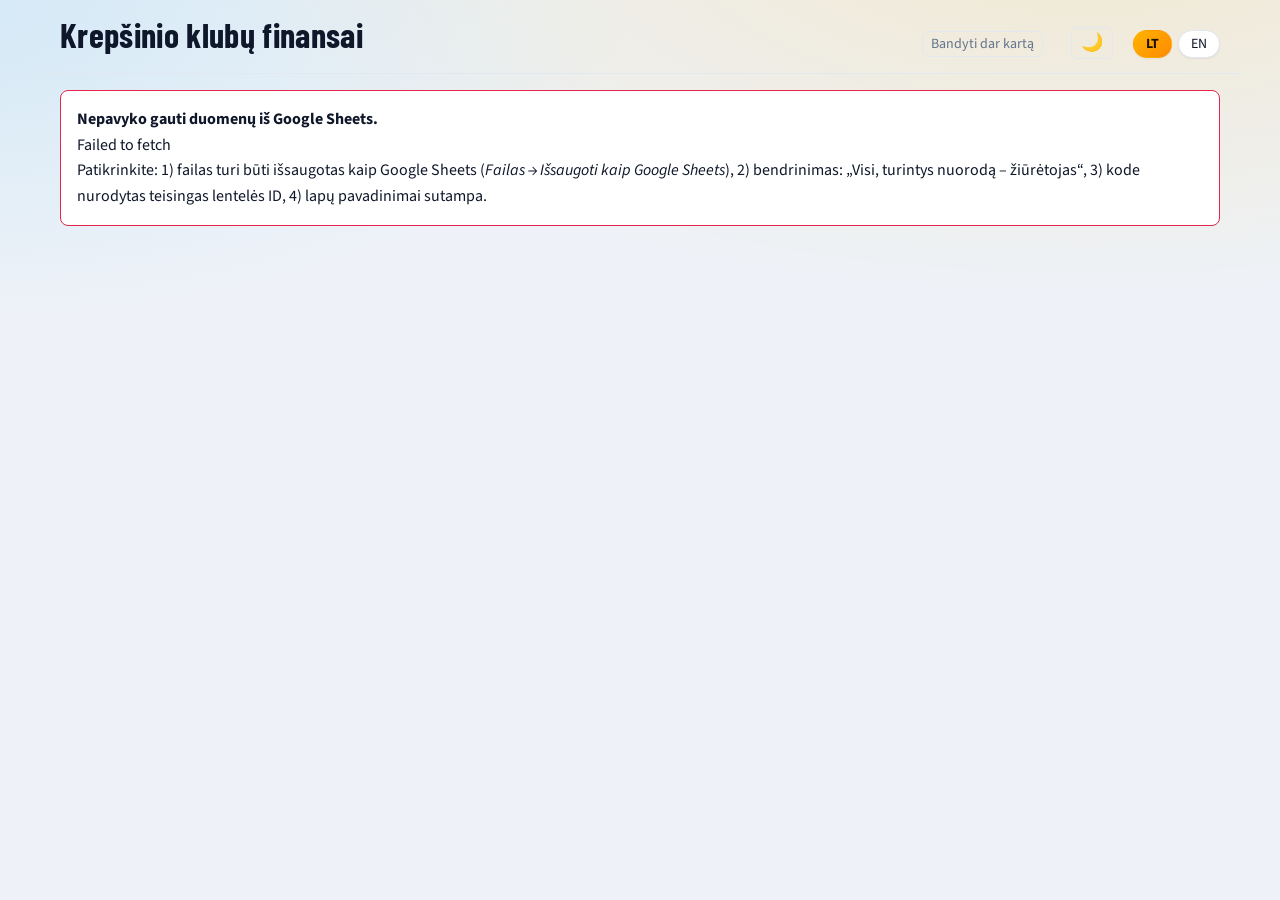
<file: index-26.html>
<!DOCTYPE html>
<html lang="lt">
<head>
<meta charset="utf-8">
<meta name="viewport" content="width=device-width, initial-scale=1">
<title>Krepšinio klubų finansai</title>
<link rel="preconnect" href="https://fonts.googleapis.com">
<link rel="stylesheet" href="https://fonts.googleapis.com/css2?family=Barlow+Condensed:wght@600;700&family=Source+Sans+3:wght@400;600&display=swap">
<style>
:root{--bg:#eef2f8;--card:#fff;--ink:#0f172a;--mute:#64748b;--line:#e2e8f0;--a:#ffb400;--b:#0ea5e9;--pos:#12a150;--neg:#e5254b;--sh:0 1px 2px rgba(15,23,42,.06),0 14px 34px -14px rgba(15,23,42,.25);--hd:'Barlow Condensed','Arial Narrow',sans-serif;--tx:'Source Sans 3',system-ui,sans-serif}
@media(prefers-color-scheme:dark){:root:not([data-t=light]){--bg:#0a1020;--card:#131c30;--ink:#f1f5f9;--mute:#9aa8bf;--line:#223052;--a:#ffc82e;--b:#38bdf8;--pos:#34e39a;--neg:#ff6b86;--sh:0 1px 2px #0008,0 16px 36px -14px #000c}}
:root[data-t=dark]{--bg:#0a1020;--card:#131c30;--ink:#f1f5f9;--mute:#9aa8bf;--line:#223052;--a:#ffc82e;--b:#38bdf8;--pos:#34e39a;--neg:#ff6b86;--sh:0 1px 2px #0008,0 16px 36px -14px #000c}
*{box-sizing:border-box}
body{margin:0;background:var(--bg);color:var(--ink);font:16px/1.45 var(--tx)}
header{display:flex;flex-wrap:wrap;gap:8px 20px;align-items:baseline;padding:18px 20px 0;max-width:1200px;margin:auto}
h1{font:700 34px/1 var(--hd);margin:0;letter-spacing:.01em}
#st{color:var(--mute);font-size:14px;margin-left:auto}
button{font:inherit;color:inherit;cursor:pointer}
button:focus-visible,input:focus-visible,a:focus-visible{outline:2px solid var(--b);outline-offset:2px}
.ic{background:none;border:1px solid var(--line);border-radius:6px;padding:2px 8px;margin-left:8px}
nav{display:flex;gap:4px;padding:14px 20px 0;max-width:1200px;margin:auto;overflow-x:auto;border-bottom:1px solid var(--line)}
nav button{background:none;border:0;border-bottom:3px solid transparent;font:700 20px var(--hd);padding:6px 12px;color:var(--mute);white-space:nowrap}
nav button[aria-selected=true]{color:var(--ink);border-color:var(--a)}
main{max-width:1200px;margin:auto;padding:16px 20px 60px}
.bar{display:flex;flex-wrap:wrap;gap:8px;align-items:center;margin-bottom:10px}
.chip{border:1px solid var(--line);background:var(--card);border-radius:99px;padding:3px 12px;font-size:14px}
.chip[aria-pressed=true]{background:var(--ink);color:var(--bg);border-color:var(--ink)}
input[type=search]{font:inherit;background:var(--card);color:var(--ink);border:1px solid var(--line);border-radius:8px;padding:6px 10px;min-width:200px;margin-left:auto}
.sum{color:var(--mute);font-size:14px;margin:0 0 10px}
.tw{overflow-x:auto;background:var(--card);border:1px solid var(--line);border-radius:8px}
table{border-collapse:collapse;width:100%;font-variant-numeric:tabular-nums}
th,td{padding:8px 12px;text-align:right;border-bottom:1px solid var(--line);white-space:nowrap}
th{font:700 16px var(--hd);color:var(--mute);cursor:pointer;user-select:none;position:sticky;top:0;background:var(--card)}
th.l,td.l{text-align:left}
th[aria-sort]{color:var(--ink)}
td.l{position:sticky;left:0;background:var(--card)}
td small{display:block;color:var(--mute);font-size:12px;line-height:1.1}
tr:last-child td{border-bottom:0}
.sh{display:inline-flex;align-items:center;gap:8px}
.sh i{display:inline-block;width:70px;height:8px;background:var(--b);border-radius:2px;overflow:hidden;opacity:.9}
.sh i b{display:block;height:100%;background:var(--a)}
.pos{color:var(--pos)}.neg{color:var(--neg)}.na{color:var(--mute)}
td a{margin-right:6px;color:var(--b)}
.cards{display:grid;grid-template-columns:repeat(auto-fill,minmax(300px,1fr));gap:12px}
.card{background:var(--card);border:1px solid var(--line);border-radius:8px;padding:14px 16px}
.card h3{font:700 22px var(--hd);margin:0 0 6px}.card h3 span{color:var(--mute);font-size:16px;margin-left:6px}
.card p{margin:0 0 8px;font-size:15px}
.msg{background:var(--card);border:1px solid var(--neg);border-radius:8px;padding:16px;line-height:1.6}
tr.c,tr.pc{cursor:pointer}tr.c:hover td,tr.pc:hover td{background:color-mix(in srgb,var(--a) 12%,var(--card))}
.cl{display:flex;align-items:center}.lw{display:inline-grid;margin-right:10px;flex:none}.lw>*{grid-area:1/1;margin:0}
.lg{width:30px;height:30px;border-radius:50%;object-fit:contain;background:#fff}.in{display:inline-flex;align-items:center;justify-content:center;color:#fff;font:700 12px var(--hd)}
#md{position:fixed;inset:0;background:#000a;display:none;align-items:flex-end;justify-content:center;z-index:9}#md.o{display:flex}
.sheet{background:var(--bg);width:min(900px,100%);max-height:92vh;overflow:auto;border-radius:14px 14px 0 0;padding:18px 20px 28px}
@media(min-width:800px){#md{align-items:center}.sheet{border-radius:14px}}
.kp{display:grid;grid-template-columns:repeat(auto-fit,minmax(140px,1fr));gap:10px;margin:12px 0}
.kp div{background:var(--card);border:1px solid var(--line);border-radius:8px;padding:8px 12px}.kp small{display:block;color:var(--mute);font-size:12px}.kp b{font:700 24px var(--hd)}
h2,h3{font-family:var(--hd);margin:8px 0 4px}h2{font-size:30px;margin:0}.top{display:flex;gap:8px;margin-bottom:10px}.top button{margin-left:auto}
.top button,.lk{border:1px solid var(--line);background:var(--card);border-radius:8px;padding:4px 12px;color:var(--ink);text-decoration:none;font-size:14px}
iframe{width:100%;height:calc(100vh - 150px);min-height:620px;border:1px solid var(--line);border-radius:8px;background:#fff}
#lang{display:flex;gap:6px}.pf{position:relative;cursor:help;border-bottom:1px dotted var(--mute)}.tip{display:none;position:absolute;left:0;top:140%;z-index:5;width:min(380px,80vw);background:var(--card);color:var(--ink);border:1px solid var(--line);border-radius:8px;padding:8px 10px;font-size:14px;line-height:1.4;box-shadow:0 6px 20px #0005}.pf:hover .tip,.pf:focus .tip{display:block}
body{background:radial-gradient(900px 380px at 85% -8%,color-mix(in srgb,var(--a) 16%,transparent),transparent),radial-gradient(700px 320px at -5% 0,color-mix(in srgb,var(--b) 12%,transparent),transparent),var(--bg);background-attachment:fixed}
.tw,.kp div,.card,.sheet,.chip{box-shadow:var(--sh)}.chip{border-radius:99px}.chip[aria-pressed=true]{background:linear-gradient(135deg,var(--a),#ff8a00);color:#1b1300;border-color:transparent;font-weight:700}
.pos,.neg{display:inline-block;padding:1px 10px;border-radius:99px;font-weight:700}.pos{color:var(--pos);background:color-mix(in srgb,var(--pos) 18%,transparent)}.neg{color:var(--neg);background:color-mix(in srgb,var(--neg) 18%,transparent)}
.sh i{background:color-mix(in srgb,var(--b) 28%,transparent);height:9px;border-radius:9px}.sh i b{background:linear-gradient(90deg,#ffd54a,#ff8a00);border-radius:9px}
.kp b{background:linear-gradient(135deg,var(--ink),color-mix(in srgb,var(--ink) 55%,var(--b)));-webkit-background-clip:text;background-clip:text;-webkit-text-fill-color:transparent}.kp b .pos,.kp b .neg{-webkit-text-fill-color:currentColor}
#th{font-size:18px;padding:2px 9px}.rl{height:44px;max-width:130px;object-fit:contain;background:#fff;border-radius:10px;padding:4px;box-shadow:var(--sh)}
.sx{position:relative;display:inline-block;margin-bottom:8px}.sx .opts{display:none;position:absolute;left:0;top:calc(100% - 2px);z-index:6;padding:10px;gap:6px;flex-wrap:wrap;width:min(430px,88vw);background:var(--card);border:1px solid var(--line);border-radius:14px;box-shadow:var(--sh)}.sx:hover .opts,.sx:focus-within .opts{display:flex}
.ms{display:none;font:inherit;background:var(--card);color:var(--ink);border:1px solid var(--line);border-radius:10px;padding:8px 10px;margin:0 0 10px;width:100%}
@media(max-width:720px){
 header{padding:14px 14px 0}h1{font-size:28px}#st{margin-left:0;width:100%}main{padding:12px 12px 60px}nav{padding:10px 12px 0}
 .bar{gap:6px}.bar.n{flex-wrap:nowrap;overflow-x:auto;padding-bottom:6px}.bar.n .chip{white-space:nowrap;flex:none}input[type=search]{width:100%;margin:0}
 .ms{display:block}.sum{font-size:13px}
 .tw{background:transparent;border:0;box-shadow:none;overflow:visible}
 .tw table,.tw tbody,.tw tr,.tw td{display:block}.tw thead{display:none}
 .tw tr{display:grid;grid-template-columns:1fr 1fr;gap:10px 14px;background:var(--card);border:1px solid var(--line);border-radius:16px;box-shadow:var(--sh);padding:14px;margin-bottom:12px}
 .tw td{border:0;padding:0;text-align:left;white-space:normal;position:static;background:transparent}
 .tw td.l{grid-column:1/-1;font-size:18px}.tw td.l small{display:block;margin-bottom:2px}
 .tw td[data-lb]:not(.l)::before{content:attr(data-lb);display:block;color:var(--mute);font-size:11px;font-weight:600;text-transform:uppercase;letter-spacing:.05em;margin-bottom:1px}
 .tw tr:hover td{background:transparent}.tw tr.c:active,.tw tr.pc:active{transform:scale(.99)}
 #md{align-items:flex-end}.sheet{max-height:94vh;max-height:94dvh;padding:14px 14px 30px;border-radius:20px 20px 0 0}h2{font-size:26px}
 .kp{grid-template-columns:1fr 1fr;gap:8px}.kp b{font-size:21px}.kp small{font-size:11px}
 .sx .opts{width:min(430px,calc(100vw - 24px))}
}
@media(max-width:720px){.tw.ch{background:var(--card);border:1px solid var(--line);box-shadow:var(--sh);border-radius:14px}.rl{height:38px;max-width:84px}.cl h2{overflow-wrap:anywhere}}
body.lk{position:fixed;left:0;right:0;width:100%;overflow:hidden}#md,.sheet{overscroll-behavior:contain}.sheet.sm{width:min(560px,100%)}.sheet{padding-top:0!important;max-height:92vh;max-height:92dvh}.top{position:sticky;top:0;z-index:3;background:var(--bg);padding:12px 0 8px;margin-bottom:6px}
.srcs{display:inline-flex;gap:6px;flex-wrap:wrap;vertical-align:middle}
.srcs a{display:inline-flex;align-items:center;justify-content:center;min-width:30px;height:30px;padding:0 6px;margin:0;border:1px solid var(--line);border-radius:8px;background:color-mix(in srgb,var(--b) 14%,var(--card));color:var(--b);font-weight:700;font-size:14px;text-decoration:none}
.srcs a:hover{background:color-mix(in srgb,var(--b) 28%,var(--card))}
.est{font-style:italic;text-decoration:underline dotted;text-decoration-color:var(--a);text-underline-offset:3px}
@media(max-width:720px),(pointer:coarse){.srcs{gap:10px}.srcs a{min-width:46px;height:46px;font-size:17px;border-radius:12px}.tw td.sc{grid-column:1/-1}}
.ctabs{display:flex;gap:4px;border-bottom:1px solid var(--line);margin:10px 0 12px}
.ctabs button{background:none;border:0;border-bottom:3px solid transparent;font:700 20px var(--hd);padding:6px 14px;color:var(--mute);margin:0}
.ctabs button[aria-selected=true]{color:var(--ink);border-color:var(--a)}
</style>
</head>
<body>
<header><h1 id="h1">Krepšinio klubų finansai</h1><span id="st">Kraunama…</span><button class="ic" id="th" aria-label="Tema"></button><span id="lang"><button class="chip" data-l="lt">LT</button> <button class="chip" data-l="en">EN</button></span></header>
<nav role="tablist" id="tabs"></nav>
<main id="out"></main>
<div id="md" aria-modal="true" role="dialog"><div class="sheet" id="sh"></div></div>
<script>
// ---- Nustatymai: Google lentelės ID (turi būti tikra Google Sheets lentelė, ne .xlsx) ----
const SHEET_ID="1cWx_skBNVz6XwtdFsHNX5Jhd2TwRLFiY";
// Kiekvienam lapui – galimi pavadinimai (su „/" ir be). Pirmas tinkamas naudojamas.
const SHEETS={b27:["Budgets 26/27","Budgets 2627"],b26:["Budgets 25/26","Budgets 2526"],w26:["World 25/26","World 2526"],att:["Attendance 25/26","Attendance 2526","Attendance"],sal:["Player Salaries"],hist:["Historical Budgets"]};
const C="Australia|Australija|AU;Austria|Austrija|AT;Belgium|Belgija|BE;Bosnia and Herzegovina|Bosnija ir Hercegovina|BA;Croatia|Kroatija|HR;Czech Republic|Čekija|CZ;Denmark|Danija|DK;Estonia|Estija|EE;Finland|Suomija|FI;France|Prancūzija|FR;Germany|Vokietija|DE;Greece|Graikija|GR;Hungary|Vengrija|HU;Israel|Izraelis|IL;Italy|Italija|IT;Japan|Japonija|JP;Latvia|Latvija|LV;Lithuania|Lietuva|LT;Montenegro|Juodkalnija|ME;North Macedonia|Šiaurės Makedonija|MK;Poland|Lenkija|PL;Portugal|Portugalija|PT;Romania|Rumunija|RO;Serbia|Serbija|RS;Slovakia|Slovakija|SK;Slovenia|Slovėnija|SI;Spain|Ispanija|ES;Turkey|Turkija|TR;United Arab Emirates|Jungtiniai Arabų Emyratai|AE;United Kingdom|Jungtinė Karalystė|GB;Ukraine|Ukraina|UA;Bulgaria|Bulgarija|BG;Georgia|Gruzija|GE;Cyprus|Kipras|CY;Netherlands|Nyderlandai|NL;Switzerland|Šveicarija|CH;Sweden|Švedija|SE;Norway|Norvegija|NO;Iceland|Islandija|IS;Kosovo|Kosovas|XK;Azerbaijan|Azerbaidžanas|AZ;Ireland|Airija|IE;Albania|Albanija|AL;Russia|Rusija|RU".split(";").map(s=>s.split("|"));
const NAT=Object.fromEntries(C.map(c=>[c[0],c[1]])),FL=Object.fromEntries(C.map(c=>[c[1],c[2]]));
const flag=n=>FL[n]?String.fromCodePoint(...[...FL[n]].map(c=>127397+c.charCodeAt(0)))+" ":"";
const LT2EN=Object.fromEntries(C.map(c=>[c[1],c[0]])),dn=n=>LANG==="en"?(LT2EN[n]||n):n;
let nf=new Intl.NumberFormat("lt-LT",{maximumFractionDigits:0});
const eur=n=>n==null?"–":nf.format(n)+" €";
const E=(t,e)=>e?`<span class="est">~${t}</span>`:t,eE=(n,e)=>E(eur(n),e&&n!=null);
const esc=s=>String(s??"").replace(/[&<>"]/g,c=>({"&":"&amp;","<":"&lt;",">":"&gt;",'"':"&quot;"}[c]));
const norm=s=>String(s).toLowerCase().normalize("NFD").replace(/[^a-z0-9]/g,"");
const nat=n=>NAT[n]||n;
const num=v=>{if(v==null)return null;const s=String(v).replace(/[\s\u00a0€$%~≈*]/g,"").replace(/,/g,"");if(!/^-?\d/.test(s))return null;const n=parseFloat(s);return isNaN(n)?null:n};
const est=v=>num(v)!=null&&/[~≈*]/.test(String(v));
const txt=v=>{const s=String(v??"").trim();return(s===""||s==="-"||s[0]==="#")?"":s};
function csv(t){const R=[];let r=[],c="",q=0;for(let i=0;i<t.length;i++){const h=t[i];
 if(q){if(h=='"'){if(t[i+1]=='"'){c+='"';i++}else q=0}else c+=h}
 else if(h=='"')q=1;else if(h==","){r.push(c);c=""}else if(h=="\n"){r.push(c);R.push(r);r=[];c=""}else if(h!="\r")c+=h}
 if(c||r.length){r.push(c);R.push(r)}return R}
let DEF;
async function raw(n){
 const res=await fetch(`https://docs.google.com/spreadsheets/d/${SHEET_ID}/gviz/tq?tqx=out:csv&headers=0&sheet=${encodeURIComponent(n)}`);
 const t=await res.text();
 if(!res.ok||/^\s*</.test(t))throw new Error(`Lapas „${n}" neatsidaro (HTTP ${res.status})`);
 return t}
// Jei lapo pavadinimas neegzistuoja, Google tyliai grąžina pirmą lapą – tokį atsakymą atmetame
async function load(names,first){
 for(const n of names){const t=await raw(n);if(first||t!==DEF)return csv(t)}
 throw new Error(`Lapas „${names[0]}" nerastas – patikrinkite jo pavadinimą lentelėje`)}
// Suranda lenteles, kurių antraštės eilutė prasideda reikšme hdr antrame stulpelyje
function blocks(rows,hdr){const out=[];let title="";
 for(let i=0;i<rows.length;i++){const a=(rows[i][1]||"").trim();
  if(a===hdr){const h=rows[i].map(x=>x.trim()),d=[];let j=i+1;
   while(j<rows.length){const b=(rows[j][1]||"").trim();if(!b||b===hdr||/^Vidurkis/.test(b))break;d.push(rows[j]);j++}
   out.push({title,h,d});i=j-1}
  else if(a)title=a}
 return out}
const ix=(h,re)=>h.findIndex(x=>re.test(x));
function budgets(rows,season,world){const o=[];
 for(const b of blocks(rows,"Nation")){/* Google CSV „pameta" antraštes skaitinių stulpelių viršuje, todėl stulpeliai imami pagal vietą: B šalis, C klubas, D biudžetas, E algos, H vieta, I Europa, J+ šaltiniai */
  const sn=season==="H"?(b.title.match(/(\d\d)\s*\/\s*(\d\d)\s*$/)||[]).slice(1).join("/"):season;if(!sn)continue;
  const ci=b.h.indexOf("Club"),dv=ci>2?ci-2:0,q=season==="26/27"?1:0,c={n:1,club:2+dv,t:3+dv,s:4+dv,p:6+q+dv,e:7+q+dv};
  const src=[8,9,10,11].map(i=>i+q+dv);
  for(const r of b.d){if(!txt(r[c.club]))continue;
   o.push({season:sn,nation:nat(r[1].trim()),div:dv?num(r[2]):null,club:r[c.club].trim(),total:num(r[c.t]),sal:num(r[c.s]),place:num(r[c.p]),eu:txt(r[c.e]).replace(/^https?:.*/,""),est:{total:est(r[c.t]),sal:est(r[c.s])},src:src.map(i=>(r[i]||"").trim()).filter(u=>/^https?:/.test(u))})}}
 return o}
const AD={French:"France",German:"Germany",Spanish:"Spain",Italian:"Italy",Lithuanian:"Lithuania",Greek:"Greece",Turkish:"Turkey",Israeli:"Israel",Polish:"Poland",Serbian:"Serbia",Latvian:"Latvia",Estonian:"Estonia",Finnish:"Finland"};
const fr=v=>{const n=num(v);return n==null?null:/%/.test(String(v))||n>1.5?n/100:n};
function attendance(rows){const o=[],dv=rows.some(r=>(r[2]||"").trim()==="Club")?1:0;let title="";
 for(const r of rows){const first=(r[1]||"").trim(),a=(r[1+dv]||"").trim();
  if(dv&&!a&&first&&!/^\d+$/.test(first)&&first!=="Division"){title=first;continue}
  if(!a||a==="Club"||a==="Klubas")continue;
  if(num(r[5+dv])==null&&num(r[6+dv])==null){title=a;continue}
  const m=title.match(/^(\w+) league/i),nation=m&&AD[m[1]]?nat(AD[m[1]]):title.replace(/\s*\(.*/,"").replace(/ league$/i,"");
  const nums=String(r[6+dv]).split("/").map(num).filter(x=>x!=null),avg=num(r[5+dv]),cap=nums.length?nums[nums.length-1]:null;
  o.push({nation,div:dv?num(first):null,club:a,city:txt(r[2+dv]),avg,cap,est:{avg:est(r[5+dv]),cap:est(r[6+dv])},fill:fr(r[7+dv])??(avg!=null&&cap?avg/cap:null),expE:num(r[11+dv]),idxE:num(r[12+dv]),expL:num(r[13+dv]),idxL:num(r[14+dv]),profile:txt(r[15+dv]),place:num(r[16+dv])})}
 return o}
function salaries(rows){const o=[];
 for(const b of blocks(rows,"Role")){const ti=b.h.indexOf("Team"),dv=ti>4?ti-4:0;
  for(const r of b.d){if(!txt(r[2]))continue;
   o.push({role:r[1].trim(),name:r[2].trim(),country:nat((r[3]||"").trim()),div:dv?num(r[4]):null,team:txt(r[4+dv]),season:txt(r[5+dv]),value:num(r[6+dv]),len:txt(r[7+dv]),month:num(r[8+dv]),est:{value:est(r[6+dv]),month:est(r[8+dv])},src:[9,10,11,12].map(i=>(r[i+dv]||"").trim()).filter(u=>/^https?:/.test(u))})}}
 return o}
function taxes(rows){return rows.filter(r=>txt(r[3])&&!/^https?:/.test(r[1])).map(r=>({country:r[1].trim(),season:txt(r[2]),text:r[3].trim(),src:(r[4]||"").trim()}))}

const EN={"Krepšinio klubų finansai":"Basketball Club Finances","Kraunama…":"Loading…","Atnaujinta":"Updated","Atnaujinti":"Refresh","Bandyti dar kartą":"Try again","Nepavyko gauti duomenų iš Google Sheets.":"Could not load data from Google Sheets.","Biudžetai":"Budgets","Biudžeto pokytis (€)":"Budget change (€)","Lankomumas":"Attendance","Žaidėjų algos":"Player salaries","Mokesčių skaičiuoklė":"Tax calculator","Klubas":"Club","Bendras biudžetas":"Total budget","Atlyginimų biudžetas":"Salary budget","Atlyginimų dalis":"Salary share","Biudžeto pokytis":"Budget change","Vieta lygoje":"League place","Europos turnyras":"European competition","Europa":"Europe","Šaltiniai":"Sources","Šaltinis":"Source","nuoroda":"link","Vid. lankomumas":"Avg. attendance","Užpildymas":"Filling rate","Profilis":"Profile","Žaidėjas / treneris":"Player / coach","Komanda":"Team","Šalis":"Country","Sezonas":"Season","sezonas":"season","Sutarties vertė":"Contract value","Trukmė":"Length","Mėnesio alga":"Monthly salary","Visos":"All","Ieškoti…":"Search…","Paieška":"Search","įrašų, iš jų pilnų duomenų:":"records, with complete data:","vidutinė atlyginimų dalis":"average salary share","(iš ":"(of ","Rodoma pirmos 300 eilučių – siaurinkite paieška ar filtru.":"Showing the first 300 rows – narrow down with search or filter.","Tušti langeliai rodomi „–“ ir į vidurkius neįtraukiami.":"Empty cells are shown as “–” and excluded from averages.","Nieko nerasta":"Nothing found","Uždaryti":"Close","← Atgal":"← Back","Lankomumas 2025/26":"Attendance 2025/26","Galima arenos talpa":"Available arena capacity","Tikėtinas lankomumas tokioje rinkoje (Europos kontekste)":"Expected attendance for such a market (European context)","Tikėtinas lankomumas savos lygos kontekste":"Expected attendance in own-league context","Lankomumo indeksas vs Europa":"Attendance index vs Europe","Lankomumo indeksas vs savo lyga":"Attendance index vs own league","Žaidėjai ir algos":"Players and salaries","Vardas":"Name","Rolė":"Role","Spauskite žaidėją, kad matytumėte visą algų istoriją.":"Click a player to see the full salary history.","Mėnesio algos pokytis (€)":"Monthly salary change (€)","Algų istorija":"Salary history","įrašų:":"records:","čempionai":"champions","Pareigos":"Role","Lyga":"Division","apytikslė reikšmė":"estimated value"};
C.forEach(c=>EN[c[1]]=c[0]);
const PAIRS=Object.entries(EN).sort((x,y)=>y[0].length-x[0].length).map(([k,v])=>[new RegExp("(?<![\\p{L}])"+k.replace(/[.*+?^${}()|[\]\\]/g,"\\$&")+"(?![\\p{L}])","gu"),v]);
let LANG=(()=>{try{return localStorage.getItem("lang")||"lt"}catch(e){return"lt"}})(),stH="";
const tr=s=>LANG==="en"?PAIRS.reduce((a,[re,v])=>a.replace(re,v),s):s;
const setSt=s=>{stH=s;$("st").innerHTML=tr(s)};
function setLang(l){LANG=l;try{localStorage.setItem("lang",l)}catch(e){}
 nf=new Intl.NumberFormat(l==="en"?"en-GB":"lt-LT",{maximumFractionDigits:0});document.documentElement.lang=l;
 $("h1").textContent=tr("Krepšinio klubų finansai");document.title=$("h1").textContent;
 document.querySelectorAll("#lang button").forEach(b=>b.setAttribute("aria-pressed",b.dataset.l===l));
 setSt(stH);closeAll();if(D.bud)render()}
// ---- Būsena ir atvaizdavimas ----
const RL='<img class="rl" src="https://rytasvilnius.lt/en/wp-content/uploads/sites/3/2024/07/rytas.png" alt="Rytas" onerror="this.remove()">';
const cmp=v=>v>=1e6?(v/1e6).toFixed(1)+"M":Math.round(v/1000)+"k";
function chart(it,sel,aria){const n=it.length,st=38,bw=24,f=10,base=92,mb=56,mx=Math.max(...it.map(x=>x.v||0),1),W=Math.max(n*st+14,110),Hh=122;
 return`<div class="tw ch" style="padding:8px 10px"><svg viewBox="0 0 ${W} ${Hh}" style="display:block;width:100%;max-width:${W}px;height:auto" role="img" aria-label="${aria}"><defs><linearGradient id="gy" x1="0" y1="0" x2="0" y2="1"><stop offset="0" stop-color="#ffd84d"/><stop offset="1" stop-color="#ff8a00"/></linearGradient></defs>${it.map((p,i)=>{const x=i*st+8,c=x+bw/2,bh=p.v?p.v/mx*mb:0,s=p.l===sel,val=p.v?cmp(p.v):"–",fw=s?800:500;
  return`<g ${p.a||""} ${p.a?'style="cursor:pointer"':""}><title>${esc(p.t)}</title>${p.a?`<rect x="${x-5}" y="0" width="${bw+10}" height="${Hh}" fill="transparent"/>`:""}<rect x="${x}" y="${base-bh}" width="${bw}" height="${Math.max(bh,2)}" rx="4" fill="url(#gy)" ${s?'stroke="var(--ink)" stroke-width="2"':'opacity=".92"'}/>${s?`<text x="${c}" y="${base-bh-19}" text-anchor="middle" font-size="9" fill="var(--ink)">▼</text>`:""}<text x="${c}" y="${base-bh-5}" text-anchor="middle" font-size="${f}" font-weight="${fw}" fill="var(--ink)">${val}</text><text x="${c}" y="${base+15}" text-anchor="middle" font-size="${f}" font-weight="${s?800:400}" fill="${s?"var(--ink)":"var(--mute)"}">${esc(p.l)}</text>${p.s?`<text x="${c}" y="${base+28}" text-anchor="middle" font-size="8" fill="var(--mute)">${esc(p.s)}</text>`:""}</g>`}).join("")}</svg></div>`}
const sx=(cur,list,mk)=>list.length>1?`<div class="sx"><button class="chip cur" aria-pressed="true">${cur} ▾</button><div class="opts">${list.map(mk).join("")}</div></div>`:`<button class="chip" aria-pressed="true">${cur}</button>`;
let TH=(()=>{try{return localStorage.getItem("theme")||""}catch(e){return""}})();
const isDark=()=>TH?TH==="dark":matchMedia("(prefers-color-scheme:dark)").matches;
function syncTheme(){const f=document.querySelector("iframe");try{f.contentDocument.documentElement.setAttribute("data-t",isDark()?"dark":"light")}catch(e){}}
function setTheme(t){TH=t;document.documentElement.setAttribute("data-t",t);try{localStorage.setItem("theme",t)}catch(e){}$("th").textContent=isDark()?"☀️":"🌙";syncTheme()}
let LOGOS={},V=[],H=[];
const tk=s=>String(s||"").toLowerCase().normalize("NFD").replace(/[\u0300-\u036f]/g,"").split(/[^a-z0-9]+/).filter(Boolean);
const same=(a,b)=>{const x=tk(a),y=tk(b);if(!x.length||!y.length)return false;if(x.join("")===y.join(""))return true;const[s,l]=x.length<=y.length?[x,y]:[y,x];return s.join("").length>3&&s.every(w=>l.includes(w))};
const logo=n=>{const u=LOGOS[norm(n)],i=n.split(/\s+/).slice(0,2).map(w=>w[0]).join("").toUpperCase();
 return`<span class="lw"><span class="lg in" style="background:hsl(${[...n].reduce((a,c)=>(a*31+c.charCodeAt(0))%360,7)} 40% 38%)">${esc(i)}</span>${u?`<img class="lg" src="${esc(u)}" alt="" loading="lazy" onerror="this.remove()">`:""}</span>`};
const n0=n=>n==null?"–":nf.format(n),f2=n=>n==null?"–":n.toFixed(2).replace(".",LANG==="en"?".":",");
const PROF=[
[/strong in europe and own/i,"Stipri Europoje ir savo lygoje","Pritraukia aiškiai daugiau žiūrovų nei tikėtasi – ir savo lygoje, ir palyginus su Europos klubais. Pagal bet kokį matą – vienas geriausiai žiūrovus pritraukiančių klubų.","Draws clearly more fans than expected, both in its own league and compared with clubs across Europe. A top fan-attraction club by any measure."],
[/strong in own league.*line with europe/i,"Stipri savo lygoje, atitinka Europos lygį","Lenkia panašaus dydžio rinkos šalies varžovus ir pritraukia maždaug tiek žiūrovų, kiek tipiškas tokio dydžio Europos klubas.","Outperforms its domestic rivals of similar market size and draws about as many fans as a typical European club of its size."],
[/strong (for its|in own) league.*below|strong for its league/i,"Stipri savo lygoje (žemiau Europos)","Išsiskiria savo lygoje, bet visa lyga pritraukia mažiau žiūrovų nei kitos, todėl klubas vis tiek atsilieka nuo panašių Europos klubų.","A standout in its own league, but the league as a whole draws fewer fans than others, so the club still trails comparable European clubs."],
[/in line with own league.*above/i,"Atitinka savo lygą, aukščiau Europos","Pritraukia maždaug tiek, kiek tikimasi savo lygoje. Kadangi lyga populiari, klubas vis tiek viršija Europos vidurkį.","Draws about what's expected in its own league. Because that league is popular, this still puts the club above the European average."],
[/in line with expectations/i,"Atitinka lūkesčius (lyga ir Europa)","Pritraukia maždaug tiek žiūrovų, kiek tikėtasi – ir savo lygoje, ir Europoje. Nei išsiskiria, nei atsilieka.","Draws about as many fans as expected, both in its own league and across Europe. Neither a standout nor a laggard."],
[/in line with own league.*below/i,"Atitinka savo lygą, žemiau Europos","Rodo tikėtą rezultatą tarp šalies varžovų, bet jo lyga pritraukia mažiau žiūrovų nei kitos, todėl atsilieka nuo panašių Europos klubų.","Performs as expected among domestic rivals, but its league draws fewer fans than others, so it falls short of comparable European clubs."],
[/capacity/i,"Apribota talpos (arena pilna)","Lankomumas mažesnis nei tikėtasi, bet arena beveik pilna per kiekvienas rungtynes. Skaičius riboja pastatas, o ne susidomėjimo trūkumas; tikroji paklausa tikriausiai didesnė.","Attendance is below expected, but the arena is nearly full every game. The building, not a lack of interest, holds the numbers back; real demand is likely higher."],
[/helped by/i,"Padeda stipri lyga (yra tuščių vietų)","Pritraukia mažiau žiūrovų nei tikėtasi savo lygoje, arenoje yra tuščių vietų, bet bendras lygos populiarumas išlaiko klubą Europos vidurkio lygyje ar aukščiau.","Draws fewer fans than expected for its league, with empty seats in the arena, but the league's overall popularity keeps it at or above the European average."],
[/low interest/i,"Mažas susidomėjimas (yra tuščių vietų)","Pritraukia mažiau žiūrovų nei tikėtasi ir savo lygoje, ir Europoje, arenoje yra tuščių vietų. Silpniausias žiūrovų pritraukimas šiame palyginime.","Draws fewer fans than expected in its own league and across Europe, and its arena has empty seats. Weakest fan attraction in the comparison."]];
const pf=p=>PROF.find(x=>x[0].test(p||"")),pl=p=>{const x=pf(p);return LANG==="lt"&&x?x[1]:p},pd=p=>{const x=pf(p);return x?(LANG==="lt"?x[2]:x[3]):""};
const attBlock=a=>`<h3>Lankomumas 2025/26</h3><div class="kp">${kp("Vid. lankomumas",E(n0(a.avg),a.avg!=null&&a.est&&a.est.avg))}${kp("Galima arenos talpa",E(n0(a.cap),a.cap!=null&&a.est&&a.est.cap))}${kp("Užpildymas",pct(a.fill))}${a.div!=null?kp("Lyga",dvf(a.div)):""}</div><div class="kp">${kp("Tikėtinas lankomumas tokioje rinkoje (Europos kontekste)",n0(a.expE))}${kp("Lankomumo indeksas vs Europa",f2(a.idxE))}</div><div class="kp">${kp("Tikėtinas lankomumas savos lygos kontekste",n0(a.expL))}${kp("Lankomumo indeksas vs savo lyga",f2(a.idxL))}</div>${a.profile?`<p class="sum"><b>Profilis:</b> <span class="pf" tabindex="0">${esc(pl(a.profile))}${pd(a.profile)?` ⓘ<span class="tip">${esc(pd(a.profile))}</span>`:""}</span></p>`:""}`;
const kp=(l,v)=>`<div><small>${l}</small><b>${v}</b></div>`;
const RN=["","I","II","III","IV","V"],dvf=v=>v==null?'<span class="na">–</span>':(RN[v]||v);
const pct=n=>n==null?"–":Math.round(n*100)+"%";
const cell=r=>`<span title="${esc(r.nation)}">${flag(r.country||r.nation)}</span><b>${esc(r.club)}</b>`;
let HP=0,LY=0,RP=false;
function show(html){H.push(html);if(RP)RP=false;else{history.pushState({m:1},"");HP++}draw()}
function closeAll(){const n=HP;H=[];HP=0;draw();if(n)history.go(-n)}
addEventListener("popstate",()=>{if(HP>0){HP--;H.pop();draw()}});
function draw(){const m=$("md"),b=document.body;
 if(!H.length){m.classList.remove("o");if(b.classList.contains("lk")){b.classList.remove("lk");b.style.top="";scrollTo(0,LY)}return}
 if(!b.classList.contains("lk")){LY=scrollY;b.style.top=-LY+"px";b.classList.add("lk")}
 const cur=H[H.length-1];$("sh").className="sheet"+(cur.startsWith("<!--sm-->")?" sm":"");
 $("sh").innerHTML=tr(`<div class="top"><button id="bk" style="margin:0">← Atgal</button><button id="cl">Uždaryti ✕</button></div>`+cur);m.classList.add("o");$("sh").scrollTop=0;requestAnimationFrame(()=>{$("sh").scrollTop=0})}
function club(name,nation,season,rep,mode){
 if(rep){H.pop();RP=true}
 const m=r=>(!nation||r.nation===nation||r.country===nation)&&same(r.club,name),A=D.att.find(m),
  ss=[...new Set([...D.bud.filter(r=>m(r)&&(r.total!=null||r.sal!=null)).map(r=>r.season),...D.sal.filter(p=>same(p.team,name)).map(p=>p.season)])].filter(Boolean).sort().reverse(),
  at=!!A&&(mode==="att"||!ss.length);
 if(!at&&ss.length&&!ss.includes(season))season=ss[0];
 const b=budgetRows(season).find(m),a=A,
  ps=at?[]:D.sal.filter(p=>p.season===season&&same(p.team,name)).sort((x,y)=>(y.month||0)-(x.month||0)),nm=b?b.club:a?a.club:name,nt=b?b.nation:a?(a.country||a.nation):nation,
  tabs=A&&ss.length?`<div class="ctabs" role="tablist">${[["bud","Biudžetai"],["att","Lankomumas"]].map(([k,l])=>`<button role="tab" data-ct="${k}" data-n="${esc(name)}" data-nat="${esc(nation)}" data-ss="${season}" aria-selected="${(k==="att")===at}">${l}</button>`).join("")}</div>`:"";
 const bh=[...new Map(D.bud.filter(m).filter(r=>r.total!=null).sort((x,y)=>x.season.localeCompare(y.season)).map(r=>[r.season,r])).values()];
 const w7=(()=>{const i=bh.findIndex(r=>r.season===season),s=Math.max(0,Math.min(bh.length-7,i<0?bh.length-7:i-3));return bh.slice(s,s+7)})();
 show(`<div class="cl" style="gap:12px;flex-wrap:nowrap">${/rytas/i.test(nm)?RL:""}<h2 style="min-width:0">${esc(nm)}</h2></div><p class="sum">${flag(nt)}${esc(nt)}${at?"":" · sezonas "+season}</p>`+tabs
 +(!at&&ss.length>1?sx(season,ss,s=>`<button class="chip" data-cs="${s}" data-n="${esc(name)}" data-nat="${esc(nation)}" aria-pressed="${s===season}">${s}</button>`):"")
 +(/rytas/i.test(nm)?`<div class="bar">${["BCL čempionai 2026","Eurocup čempionai 2x","LKL čempionai 7x"].map(t=>`<span class="chip">🏆 ${t}</span>`).join("")}</div><div class="cl" style="gap:14px;margin:4px 0 8px">${[["rytas-1.jpg","Darius Gudelis","CEO"],["rytas-2.jpg","Mindaugas Brazys","President"]].map(([f,n,t])=>`<figure style="margin:0;text-align:center"><img src="${f}" alt="${n}" onerror="this.parentNode.remove()" style="width:64px;height:64px;border-radius:50%;object-fit:cover;object-position:50% 20%"><figcaption class="sum" style="margin:2px 0 0">${n}<br>${t}</figcaption></figure>`).join("")}</div>`:"")
 +(b&&!at?`<div class="kp">${kp("Bendras biudžetas",eE(b.total,b.est&&b.est.total))}${kp("Atlyginimų biudžetas",eE(b.sal,b.est&&b.est.sal))}${kp("Atlyginimų dalis",pct(b.share))}${b.chg==null?"":kp("Biudžeto pokytis",`<span class="${b.chg>=0?"pos":"neg"}">${b.chg>=0?"+":""}${pct(b.chg)}</span>`)}${b.div!=null?kp("Lyga",dvf(b.div)):""}${b.place?kp("Vieta lygoje",b.place):""}${b.eu?kp("Europa",esc(b.eu)):""}</div><p class="sum">Šaltiniai: ${links(b)}</p>`:"")
 +(!at&&bh.length>1?"<h3>Biudžeto pokytis (€)</h3>"+chart(w7.map(r=>({l:r.season,v:r.total,s:"",t:r.season+": "+eur(r.total),a:`data-cs="${r.season}" data-n="${esc(name)}" data-nat="${esc(nation)}"`})),season,"Biudžeto pokytis"):"")
 +(at&&a?attBlock(a):"")
 +(ps.length?`<h3>Žaidėjai ir algos (${season})</h3><div class="tw"><table><thead><tr><th class="l">Vardas</th><th>Pareigos</th><th>Mėnesio alga</th><th>Sutarties vertė</th></tr></thead><tbody>${ps.map(p=>`<tr class="pc" data-p="${esc(p.name)}"><td class="l"><b>${esc(p.name)}</b></td><td data-lb="Pareigos">${esc(p.role)||"–"}</td><td data-lb="Mėnesio alga">${eE(p.month,p.est&&p.est.month)}</td><td data-lb="Sutarties vertė">${eE(p.value,p.est&&p.est.value)}</td></tr>`).join("")}</tbody></table></div><p class="sum">Spauskite žaidėją, kad matytumėte visą algų istoriją.</p>`:""))}
function player(name){
 const h=D.sal.filter(p=>norm(p.name)===norm(name)).sort((x,y)=>(x.season||"").localeCompare(y.season||"")),mx=Math.max(...h.map(p=>p.month||0),1),w=Math.max(320,h.length*64),hd=h.some(p=>p.div!=null);
 const svg=chart(h.slice(-7).map(p=>({l:p.season,v:p.month,s:(p.team||"").slice(0,9),t:(p.role?p.role+" · ":"")+(p.team||"")+" "+(p.season||""),a:`data-club="${esc(p.team)}" data-season="${esc(p.season)}"`})),null,"Mėnesio algos pokytis");
 show(`${h.length<=2?"<!--sm-->":""}<h2>${esc(h[0]?h[0].name:name)}</h2>${h.length>1?`<h3>Mėnesio algos pokytis (€)</h3>${svg}`:""}<h3>Algų istorija</h3><div class="tw"><table><thead><tr><th class="l">Sezonas</th><th>Pareigos</th><th>Komanda</th>${hd?"<th>Lyga</th>":""}<th>Sutarties vertė</th><th>Trukmė</th><th>Mėnesio alga</th><th>Šaltiniai</th></tr></thead><tbody>${h.map(p=>`<tr class="pc" data-club="${esc(p.team)}" data-season="${esc(p.season)}"><td class="l">${esc(p.season)||"–"}</td><td data-lb="Pareigos">${esc(p.role)||"–"}</td><td data-lb="Komanda">${esc(p.team)||"–"}</td>${hd?`<td data-lb="Lyga">${dvf(p.div)}</td>`:""}<td data-lb="Sutarties vertė">${eE(p.value,p.est&&p.est.value)}</td><td data-lb="Trukmė">${esc(p.len)||"–"}</td><td data-lb="Mėnesio alga">${eE(p.month,p.est&&p.est.month)}</td><td class="sc" data-lb="Šaltiniai">${links(p)}</td></tr>`).join("")}</tbody></table></div>`)}
const D={};const S={tab:"bud",season:"26/27",nation:"",q:"",sort:{bud:["total",-1],att:["avg",-1],sal:["month",-1]}};
const TABS=[["bud","Biudžetai"],["att","Lankomumas"],["sal","Žaidėjų algos"],["tax","Mokesčių skaičiuoklė"]];
const money=k=>({k,v:r=>r[k],f:r=>r[k]==null?'<span class="na">–</span>':E(eur(r[k]),r.est&&r.est[k])});
const host=u=>{try{return new URL(u).hostname.replace(/^www\./,"")}catch(e){return u}};
const links=r=>{const a=(r.src||[]).slice(0,4);return a.length?`<span class="srcs">${a.map((u,i)=>`<a href="${esc(u)}" target="_blank" rel="noopener" title="${esc(host(u))}" aria-label="Šaltinis ${i+1}: ${esc(host(u))}">${i+1}</a>`).join("")}</span>`:'<span class="na">–</span>'};
function dedupe(a){const o=[];for(const x of a){
 const m=o.find(y=>y.season===x.season&&(norm(y.club)===norm(x.club)||(y.nation===x.nation&&same(y.club,x.club))));
 if(!m)o.push({...x});else{for(const k in x)if(k!=="src"&&k!=="est"&&(m[k]==null||m[k]==="")){m[k]=x[k];if(x.est&&x.est[k])(m.est=m.est||{})[k]=true};if(x.src)m.src=[...new Set([...(m.src||[]),...x.src])]}}return o}
function budgetRows(se=S.season){
 const key=(s,r)=>s+"|"+r.nation+"|"+norm(r.club),M=new Map(D.bud.map(r=>[key(r.season,r),r])),pv=String(+se.slice(0,2)-1).padStart(2,"0")+"/"+String(+se.slice(3)-1).padStart(2,"0");
 return D.bud.filter(r=>r.season===se).map(r=>{const p=M.get(key(pv,r));
  return{...r,share:r.total&&r.sal!=null?r.sal/r.total:null,chg:r.total&&p&&p.total?r.total/p.total-1:null}})}
const COLS={
 bud:[{k:"club",l:1,label:"Klubas",v:r=>r.club,f:cell},{k:"div",label:"Lyga",v:r=>r.div,f:r=>dvf(r.div)},
  {...money("total"),label:"Bendras biudžetas"},{...money("sal"),label:"Atlyginimų biudžetas"},
  {k:"share",label:"Atlyginimų dalis",v:r=>r.share,f:r=>r.share==null?'<span class="na">–</span>':`<span class="sh">${Math.round(r.share*100)}%<i><b style="width:${Math.min(100,r.share*100)}%"></b></i></span>`},
  {k:"chg",label:"Biudžeto pokytis",v:r=>r.chg,f:r=>r.chg==null?'<span class="na">–</span>':`<span class="${r.chg>=0?"pos":"neg"}">${r.chg>=0?"+":""}${Math.round(r.chg*100)}%</span>`},
  {k:"place",label:"Vieta lygoje",v:r=>r.place,f:r=>r.place??"–"},
  {k:"src",cls:"sc",label:"Šaltiniai",nosort:1,v:r=>r.src.length||"",f:links}],
 att:[{k:"club",l:1,label:"Klubas",v:r=>r.club,f:cell},{k:"div",label:"Lyga",v:r=>r.div,f:r=>dvf(r.div)},
  {k:"avg",label:"Vid. lankomumas",v:r=>r.avg,f:r=>r.avg==null?"–":E(nf.format(r.avg),r.est&&r.est.avg)},
  {k:"fill",label:"Užpildymas",v:r=>r.fill,f:r=>r.fill==null?'<span class="na">–</span>':`<span class="sh">${Math.round(r.fill*100)}%<i><b style="width:${Math.min(100,r.fill*100)}%"></b></i></span>`},
  {k:"profile",l:1,label:"Profilis",v:r=>r.profile,f:r=>r.profile?`<span style="display:inline-block;max-width:300px;overflow:hidden;text-overflow:ellipsis;vertical-align:bottom" title="${esc(pl(r.profile))}">${esc(pl(r.profile))}</span>`:"–"}],
 sal:[{k:"name",l:1,label:"Žaidėjas / treneris",v:r=>r.name,f:r=>`<small>${esc(r.role)}</small><b>${esc(r.name)}</b>`},
  {k:"team",label:"Komanda",v:r=>r.team,f:r=>esc(r.team)||"–"},{k:"div",label:"Lyga",v:r=>r.div,f:r=>dvf(r.div)},{k:"country",label:"Šalis",v:r=>r.country,f:r=>flag(r.country)+esc(r.country)},
  {k:"season",label:"Sezonas",v:r=>r.season,f:r=>esc(r.season)||"–"},
  {k:"value",label:"Sutarties vertė",v:r=>r.value,f:r=>eE(r.value,r.est&&r.est.value)},{k:"len",label:"Trukmė",v:r=>r.len,f:r=>esc(r.len)||"–"},
  {k:"month",label:"Mėnesio alga",v:r=>r.month,f:r=>eE(r.month,r.est&&r.est.month)},
  {k:"src",cls:"sc",label:"Šaltiniai",nosort:1,v:r=>r.src.length||"",f:links}]};
function sorted(rows,key,cols){const[k,d]=S.sort[key],c=cols.find(x=>x.k===k)||cols[0];
 return[...rows].sort((a,b)=>{const x=c.v(a),y=c.v(b),nx=x==null||x==="",ny=y==null||y==="";if(nx||ny)return nx-ny;
  return(typeof x==="string"?x.localeCompare(y,"lt"):x-y)*d})}
function table0(key,all){
 const SEAS=[...new Set(D.bud.filter(r=>r.total!=null||r.sal!=null).map(r=>r.season))].sort().reverse();
 const q=norm(S.q),nations=[...new Set(all.map(r=>r.nation||r.country))].filter(Boolean).sort((x,y)=>dn(x).localeCompare(dn(y),LANG==="en"?"en":"lt"));
 let rows=all.filter(r=>(!S.nation||(r.nation||r.country)===S.nation)&&(!q||norm([r.club,r.name,r.team,r.nation,r.country].join(" ")).includes(q)));
 const cols=COLS[key].filter(c=>rows.some(r=>{const v=c.v(r);return v!=null&&v!==""})||c.k==="club");
 rows=sorted(rows,key,cols);
 const[sk,sd]=S.sort[key];
 const full=rows.filter(r=>key==="bud"?r.total!=null&&r.sal!=null:key==="att"?r.fill!=null:r.month!=null||r.value!=null).length;
 const sh=rows.filter(r=>r.share!=null),avg=sh.length?Math.round(sh.reduce((s,r)=>s+r.share,0)/sh.length*100):null;
 const hasEst=rows.some(r=>r.est&&Object.values(r.est).some(Boolean));
 const seasons=key==="bud"?sx("Sezonas "+S.season,SEAS,s=>`<button class="chip" data-season="${s}" aria-pressed="${S.season===s}">Sezonas ${s}</button>`):"";
 const chips=`<div class="bar"><input type="search" id="q" placeholder="Ieškoti…" value="${esc(S.q)}" aria-label="Paieška" style="margin:0"></div><div class="bar n"><button class="chip" data-nation="" aria-pressed="${!S.nation}">Visos</button>${nations.map(n=>`<button class="chip" data-nation="${esc(n)}" aria-pressed="${S.nation===n}">${flag(n)}${esc(n)}</button>`).join("")}</div>`;
 const head=cols.map(c=>`<th class="${c.l?"l":""}" ${c.nosort?"":`data-k="${c.k}" tabindex="0"`} ${sk===c.k?`aria-sort="${sd>0?"ascending":"descending"}"`:""}>${c.label}${sk===c.k?(sd>0?" ▲":" ▼"):""}</th>`).join("");
 V=rows;const body=rows.slice(0,300).map((r,i)=>`<tr class="c" data-i="${i}">${cols.map(c=>`<td class="${c.l?"l":""} ${c.cls||""}" data-lb="${c.label}">${c.f(r)}</td>`).join("")}</tr>`).join("");
 return`${seasons}${chips}<p class="sum">${rows.length} įrašų, iš jų pilnų duomenų: ${full}${avg!=null?` · vidutinė atlyginimų dalis: ${avg}% (iš ${sh.length})`:""}. ${rows.length>300?" Rodoma pirmos 300 eilučių – siaurinkite paieška ar filtru.":""} Tušti langeliai rodomi „–“ ir į vidurkius neįtraukiami.${hasEst?` <span class="est">~${n0(1234)}</span> – apytikslė reikšmė.`:""}</p><select id="ms" class="ms">${cols.filter(c=>!c.nosort).map(c=>`<option value="${c.k}"${sk===c.k?" selected":""}>${c.label}</option>`).join("")}</select><div class="tw"><table><thead><tr>${head}</tr></thead><tbody>${body||'<tr><td class="l">Nieko nerasta</td></tr>'}</tbody></table></div>`}
const table=(k,a)=>tr(table0(k,a));
function render(){const bn=out.querySelector(".bar.n"),sl=bn?bn.scrollLeft:0;render0();const nb=out.querySelector(".bar.n");if(nb)nb.scrollLeft=sl}
function render0(){
 $tabs.innerHTML=TABS.map(([k,l])=>`<button role="tab" data-tab="${k}" aria-selected="${S.tab===k}">${tr(l)}</button>`).join("");
 const f=document.activeElement&&document.activeElement.id==="q";
 out.innerHTML=S.tab==="tax"?'<iframe src="basketball_tax_calculator_2026.html" title="Mokesčių skaičiuoklė" onload="syncTheme()"></iframe>'
  :table(S.tab,S.tab==="bud"?budgetRows():D[S.tab]);
 if(f){const i=$("q");i.focus();i.setSelectionRange(i.value.length,i.value.length)}}
const $=id=>document.getElementById(id),$tabs=$("tabs"),out=$("out");
document.addEventListener("click",e=>{if(e.target.id==="md")return closeAll();
 if(e.target.closest("a"))return;
 const t=e.target.closest("#th,[data-l],#cl,#bk,tr.c,[data-p],[data-club],[data-tab],[data-nation],[data-season],th[data-k],[data-cs],[data-ct],#reload");if(!t)return;
 if(t.id==="th")return setTheme(isDark()?"light":"dark");
 if(t.dataset.l)return setLang(t.dataset.l);
 if(t.id==="cl")return closeAll();if(t.id==="bk")return HP?history.back():closeAll();
 if(t.matches("tr.c")){const r=V[+t.dataset.i];return S.tab==="sal"?player(r.name):club(r.club,S.tab==="att"?(r.country||r.nation):r.nation,S.tab==="att"?"25/26":r.season,0,S.tab==="att"?"att":"")}
 if(t.dataset.ct)return club(t.dataset.n,NAT[t.dataset.nat]||t.dataset.nat,t.dataset.ss,1,t.dataset.ct);
 if(t.dataset.cs)return club(t.dataset.n,NAT[t.dataset.nat]||t.dataset.nat,t.dataset.cs,1);
 if(t.dataset.p)return player(t.dataset.p);
 if(t.dataset.club!==undefined)return club(t.dataset.club,"",t.dataset.season);
 if(t.dataset.tab){S.tab=t.dataset.tab;S.nation="";S.q=""}
 else if(t.dataset.nation!==undefined)S.nation=NAT[t.dataset.nation]||t.dataset.nation;
 else if(t.dataset.season)S.season=t.dataset.season;
 else if(t.dataset.k){const s=S.sort[S.tab];S.sort[S.tab]=[t.dataset.k,s[0]===t.dataset.k?-s[1]:(t.dataset.k==="club"||t.dataset.k==="name"?1:-1)]}
 else return start();
 render()});
document.addEventListener("keydown",e=>{if(e.key==="Escape")closeAll();if(e.key==="Enter"&&e.target.matches("th[data-k]"))e.target.click()});
document.addEventListener("change",e=>{if(e.target.id==="ms"){const k=e.target.value;S.sort[S.tab]=[k,k==="club"||k==="name"?1:-1];render()}});
document.addEventListener("input",e=>{if(e.target.id==="q"){S.q=e.target.value;render()}});
async function start(){
 setSt("Kraunama…");
 try{
  DEF=await raw("__nera_tokio_lapo__");
  const[a,b,w,at,sa,hi]=await Promise.all(Object.values(SHEETS).map((n,i)=>{const q=load(n,i===0);return n[0]==="Historical Budgets"?q.catch(()=>[]):q}));
  D.bud=dedupe([...budgets(a,"26/27"),...budgets(b,"25/26"),...budgets(w,"25/26"),...budgets(hi,"H")]);D.att=dedupe(attendance(at));D.sal=salaries(sa);
  for(const a of D.att){a.country=a.nation;if(!FL[a.nation]){const b=D.bud.find(r=>FL[r.nation]&&norm(r.club)===norm(a.club))||D.bud.find(r=>FL[r.nation]&&same(r.club,a.club));if(b)a.country=b.nation}}
  try{LOGOS=Object.fromEntries(Object.entries(await(await fetch("logos.json")).json()).map(([k,v])=>[norm(k),v]))}catch(e){}
  setSt(`Atnaujinta ${new Date().toLocaleTimeString("lt-LT",{hour:"2-digit",minute:"2-digit"})}<button class="ic" id="reload" title="Perkrauti duomenis iš lentelės">Atnaujinti</button>`);
  render()
 }catch(err){
  setSt('<button class="ic" id="reload">Bandyti dar kartą</button>');
  out.innerHTML=`<div class="msg"><b>Nepavyko gauti duomenų iš Google Sheets.</b><br>${esc(err.message)}<br>Patikrinkite: 1) failas turi būti išsaugotas kaip Google Sheets (<i>Failas → Išsaugoti kaip Google Sheets</i>), 2) bendrinimas: „Visi, turintys nuorodą – žiūrėtojas“, 3) kode nurodytas teisingas lentelės ID, 4) lapų pavadinimai sutampa.</div>`}}
if(TH)document.documentElement.setAttribute("data-t",TH);$("th").textContent=isDark()?"☀️":"🌙";
setLang(LANG);
start();
</script>
</body>
</html>
</file>
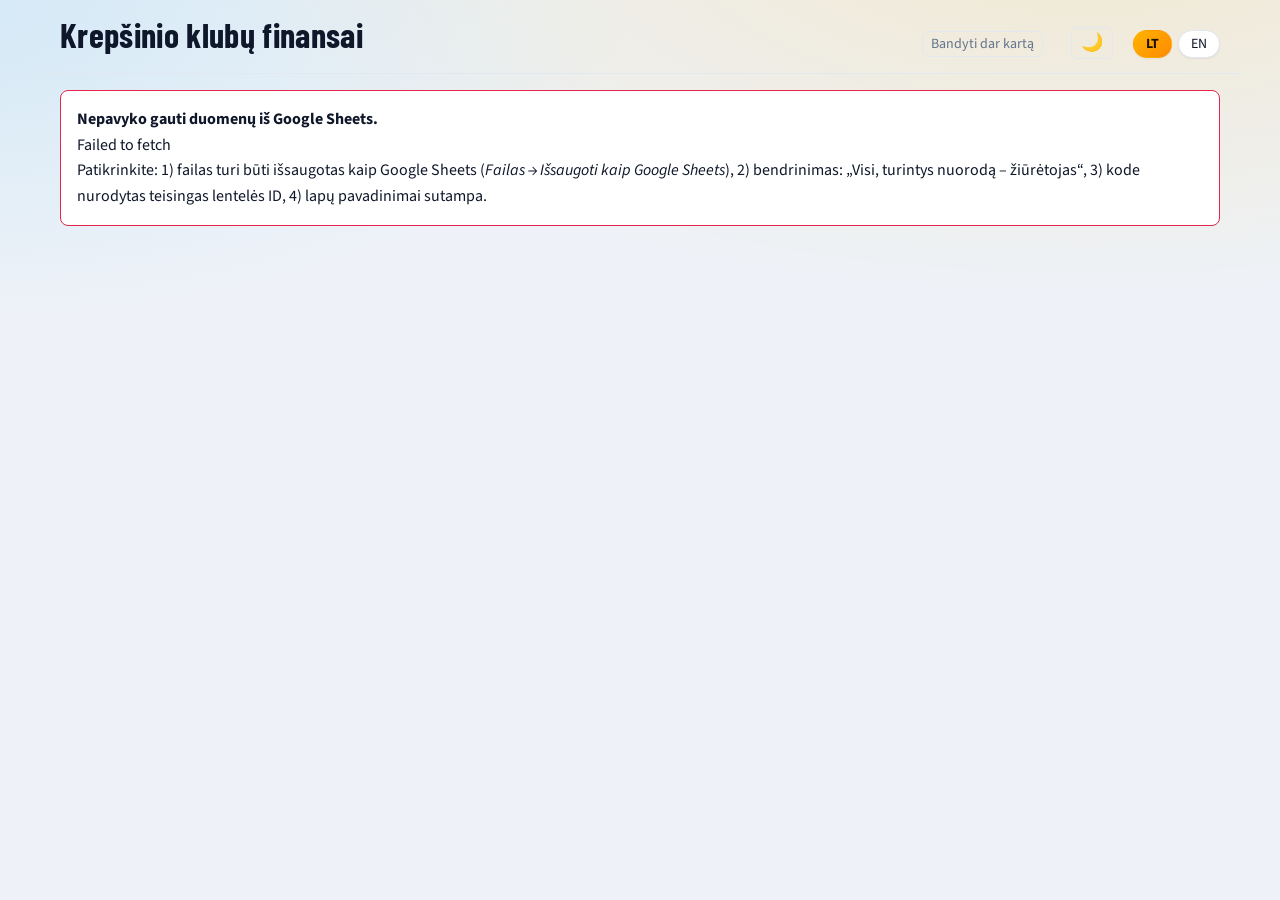
<file: index-30.html>
<!DOCTYPE html>
<html lang="lt">
<head>
<meta charset="utf-8">
<meta name="viewport" content="width=device-width, initial-scale=1">
<title>Krepšinio klubų finansai</title>
<link rel="preconnect" href="https://fonts.googleapis.com">
<link rel="stylesheet" href="https://fonts.googleapis.com/css2?family=Barlow+Condensed:wght@600;700&family=Source+Sans+3:wght@400;600&display=swap">
<style>
:root{--bg:#eef2f8;--card:#fff;--ink:#0f172a;--mute:#64748b;--line:#e2e8f0;--a:#ffb400;--b:#0ea5e9;--pos:#12a150;--neg:#e5254b;--sh:0 1px 2px rgba(15,23,42,.06),0 14px 34px -14px rgba(15,23,42,.25);--hd:'Barlow Condensed','Arial Narrow',sans-serif;--tx:'Source Sans 3',system-ui,sans-serif}
@media(prefers-color-scheme:dark){:root:not([data-t=light]){--bg:#0a1020;--card:#131c30;--ink:#f1f5f9;--mute:#9aa8bf;--line:#223052;--a:#ffc82e;--b:#38bdf8;--pos:#34e39a;--neg:#ff6b86;--sh:0 1px 2px #0008,0 16px 36px -14px #000c}}
:root[data-t=dark]{--bg:#0a1020;--card:#131c30;--ink:#f1f5f9;--mute:#9aa8bf;--line:#223052;--a:#ffc82e;--b:#38bdf8;--pos:#34e39a;--neg:#ff6b86;--sh:0 1px 2px #0008,0 16px 36px -14px #000c}
*{box-sizing:border-box}
body{margin:0;background:var(--bg);color:var(--ink);font:16px/1.45 var(--tx)}
header{display:flex;flex-wrap:wrap;gap:8px 20px;align-items:baseline;padding:18px 20px 0;max-width:1200px;margin:auto}
h1{font:700 34px/1 var(--hd);margin:0;letter-spacing:.01em}
#st{color:var(--mute);font-size:14px;margin-left:auto}
button{font:inherit;color:inherit;cursor:pointer}
button:focus-visible,input:focus-visible,a:focus-visible{outline:2px solid var(--b);outline-offset:2px}
.ic{background:none;border:1px solid var(--line);border-radius:6px;padding:2px 8px;margin-left:8px}
nav{display:flex;gap:4px;padding:14px 20px 0;max-width:1200px;margin:auto;overflow-x:auto;border-bottom:1px solid var(--line)}
nav button{background:none;border:0;border-bottom:3px solid transparent;font:700 20px var(--hd);padding:6px 12px;color:var(--mute);white-space:nowrap}
nav button[aria-selected=true]{color:var(--ink);border-color:var(--a)}
main{max-width:1200px;margin:auto;padding:16px 20px 60px}
.bar{display:flex;flex-wrap:wrap;gap:8px;align-items:center;margin-bottom:10px}
.chip{border:1px solid var(--line);background:var(--card);border-radius:99px;padding:3px 12px;font-size:14px}
.chip[aria-pressed=true]{background:var(--ink);color:var(--bg);border-color:var(--ink)}
input[type=search]{font:inherit;background:var(--card);color:var(--ink);border:1px solid var(--line);border-radius:8px;padding:6px 10px;min-width:200px;margin-left:auto}
.sum{color:var(--mute);font-size:14px;margin:0 0 10px}
.tw{overflow-x:auto;background:var(--card);border:1px solid var(--line);border-radius:8px}
table{border-collapse:collapse;width:100%;font-variant-numeric:tabular-nums}
th,td{padding:8px 12px;text-align:right;border-bottom:1px solid var(--line);white-space:nowrap}
th{font:700 16px var(--hd);color:var(--mute);cursor:pointer;user-select:none;position:sticky;top:0;background:var(--card)}
th.l,td.l{text-align:left}
th[aria-sort]{color:var(--ink)}
td.l{position:sticky;left:0;background:var(--card)}
td small{display:block;color:var(--mute);font-size:12px;line-height:1.1}
tr:last-child td{border-bottom:0}
.sh{display:inline-flex;align-items:center;gap:8px}
.sh i{display:inline-block;width:70px;height:8px;background:var(--b);border-radius:2px;overflow:hidden;opacity:.9}
.sh i b{display:block;height:100%;background:var(--a)}
.pos{color:var(--pos)}.neg{color:var(--neg)}.na{color:var(--mute)}
td a{margin-right:6px;color:var(--b)}
.cards{display:grid;grid-template-columns:repeat(auto-fill,minmax(300px,1fr));gap:12px}
.card{background:var(--card);border:1px solid var(--line);border-radius:8px;padding:14px 16px}
.card h3{font:700 22px var(--hd);margin:0 0 6px}.card h3 span{color:var(--mute);font-size:16px;margin-left:6px}
.card p{margin:0 0 8px;font-size:15px}
.msg{background:var(--card);border:1px solid var(--neg);border-radius:8px;padding:16px;line-height:1.6}
tr.c,tr.pc{cursor:pointer}tr.c:hover td,tr.pc:hover td{background:color-mix(in srgb,var(--a) 12%,var(--card))}
.cl{display:flex;align-items:center}.lw{display:inline-grid;margin-right:10px;flex:none}.lw>*{grid-area:1/1;margin:0}
.lg{width:30px;height:30px;border-radius:50%;object-fit:contain;background:#fff}.in{display:inline-flex;align-items:center;justify-content:center;color:#fff;font:700 12px var(--hd)}
#md{position:fixed;inset:0;background:#000a;display:none;align-items:flex-end;justify-content:center;z-index:9}#md.o{display:flex}
.sheet{background:var(--bg);width:min(900px,100%);max-height:92vh;overflow:auto;border-radius:14px 14px 0 0;padding:18px 20px 28px}
@media(min-width:800px){#md{align-items:center}.sheet{border-radius:14px}}
.kp{display:grid;grid-template-columns:repeat(auto-fit,minmax(140px,1fr));gap:10px;margin:12px 0}
.kp div{background:var(--card);border:1px solid var(--line);border-radius:8px;padding:8px 12px}.kp small{display:block;color:var(--mute);font-size:12px}.kp b{font:700 24px var(--hd)}
h2,h3{font-family:var(--hd);margin:8px 0 4px}h2{font-size:30px;margin:0}.top{display:flex;gap:8px;margin-bottom:10px}.top button{margin-left:auto}
.top button,.lk{border:1px solid var(--line);background:var(--card);border-radius:8px;padding:4px 12px;color:var(--ink);text-decoration:none;font-size:14px}
iframe{width:100%;height:calc(100vh - 150px);min-height:620px;border:1px solid var(--line);border-radius:8px;background:#fff}
#lang{display:flex;gap:6px}.pf{position:relative;cursor:help;border-bottom:1px dotted var(--mute)}.tip{display:none;position:absolute;left:0;top:140%;z-index:5;width:min(380px,80vw);background:var(--card);color:var(--ink);border:1px solid var(--line);border-radius:8px;padding:8px 10px;font-size:14px;line-height:1.4;box-shadow:0 6px 20px #0005}.pf:hover .tip,.pf:focus .tip{display:block}
body{background:radial-gradient(900px 380px at 85% -8%,color-mix(in srgb,var(--a) 16%,transparent),transparent),radial-gradient(700px 320px at -5% 0,color-mix(in srgb,var(--b) 12%,transparent),transparent),var(--bg);background-attachment:fixed}
.tw,.kp div,.card,.sheet,.chip{box-shadow:var(--sh)}.chip{border-radius:99px}.chip[aria-pressed=true]{background:linear-gradient(135deg,var(--a),#ff8a00);color:#1b1300;border-color:transparent;font-weight:700}
.pos,.neg{display:inline-block;padding:1px 10px;border-radius:99px;font-weight:700}.pos{color:var(--pos);background:color-mix(in srgb,var(--pos) 18%,transparent)}.neg{color:var(--neg);background:color-mix(in srgb,var(--neg) 18%,transparent)}
.sh i{background:color-mix(in srgb,var(--b) 28%,transparent);height:9px;border-radius:9px}.sh i b{background:linear-gradient(90deg,#ffd54a,#ff8a00);border-radius:9px}
.kp b{background:linear-gradient(135deg,var(--ink),color-mix(in srgb,var(--ink) 55%,var(--b)));-webkit-background-clip:text;background-clip:text;-webkit-text-fill-color:transparent}.kp b .pos,.kp b .neg{-webkit-text-fill-color:currentColor}
#th{font-size:18px;padding:2px 9px}.rl{height:44px;max-width:130px;object-fit:contain;background:#fff;border-radius:10px;padding:4px;box-shadow:var(--sh)}
.sx{position:relative;display:inline-block;margin-bottom:8px}.sx .opts{display:none;position:absolute;left:0;top:calc(100% - 2px);z-index:6;padding:10px;gap:6px;flex-wrap:wrap;width:min(430px,88vw);background:var(--card);border:1px solid var(--line);border-radius:14px;box-shadow:var(--sh)}.sx:hover .opts,.sx:focus-within .opts{display:flex}
.ms{display:none;font:inherit;background:var(--card);color:var(--ink);border:1px solid var(--line);border-radius:10px;padding:8px 10px;margin:0 0 10px;width:100%}
@media(max-width:720px){
 header{padding:14px 14px 0}h1{font-size:28px}#st{margin-left:0;width:100%}main{padding:12px 12px 60px}nav{padding:10px 12px 0}
 .bar{gap:6px}.bar.n{flex-wrap:nowrap;overflow-x:auto;padding-bottom:6px}.bar.n .chip{white-space:nowrap;flex:none}input[type=search]{width:100%;margin:0}
 .ms{display:block}.sum{font-size:13px}
 .tw{background:transparent;border:0;box-shadow:none;overflow:visible}
 .tw table,.tw tbody,.tw tr,.tw td{display:block}.tw thead{display:none}
 .tw tr{display:grid;grid-template-columns:1fr 1fr;gap:10px 14px;background:var(--card);border:1px solid var(--line);border-radius:16px;box-shadow:var(--sh);padding:14px;margin-bottom:12px}
 .tw td{border:0;padding:0;text-align:left;white-space:normal;position:static;background:transparent}
 .tw td.l{grid-column:1/-1;font-size:18px}.tw td.l small{display:block;margin-bottom:2px}
 .tw td[data-lb]:not(.l)::before{content:attr(data-lb);display:block;color:var(--mute);font-size:11px;font-weight:600;text-transform:uppercase;letter-spacing:.05em;margin-bottom:1px}
 .tw tr:hover td{background:transparent}.tw tr.c:active,.tw tr.pc:active{transform:scale(.99)}
 #md{align-items:flex-end}.sheet{max-height:94vh;max-height:94dvh;padding:14px 14px 30px;border-radius:20px 20px 0 0}h2{font-size:26px}
 .kp{grid-template-columns:1fr 1fr;gap:8px}.kp b{font-size:21px}.kp small{font-size:11px}
 .sx .opts{width:min(430px,calc(100vw - 24px))}
}
@media(max-width:720px){.tw.ch{background:var(--card);border:1px solid var(--line);box-shadow:var(--sh);border-radius:14px}.rl{height:38px;max-width:84px}.cl h2{overflow-wrap:anywhere}}
body.lk{position:fixed;left:0;right:0;width:100%;overflow:hidden}#md,.sheet{overscroll-behavior:contain}.sheet.sm{width:min(560px,100%)}.sheet{padding-top:0!important;max-height:92vh;max-height:92dvh}.top{position:sticky;top:0;z-index:3;background:var(--bg);padding:12px 0 8px;margin-bottom:6px}
.srcs{display:inline-flex;gap:6px;flex-wrap:wrap;vertical-align:middle}
.srcs a{display:inline-flex;align-items:center;justify-content:center;min-width:30px;height:30px;padding:0 6px;margin:0;border:1px solid var(--line);border-radius:8px;background:color-mix(in srgb,var(--b) 14%,var(--card));color:var(--b);font-weight:700;font-size:14px;text-decoration:none}
.srcs a:hover{background:color-mix(in srgb,var(--b) 28%,var(--card))}
.est{font-style:italic;text-decoration:underline dotted;text-decoration-color:var(--a);text-underline-offset:3px}
@media(max-width:720px),(pointer:coarse){.srcs{gap:10px}.srcs a{min-width:46px;height:46px;font-size:17px;border-radius:12px}.tw td.sc{grid-column:1/-1}}
</style>
</head>
<body>
<header><h1 id="h1">Krepšinio klubų finansai</h1><span id="st">Kraunama…</span><button class="ic" id="th" aria-label="Tema"></button><span id="lang"><button class="chip" data-l="lt">LT</button> <button class="chip" data-l="en">EN</button></span></header>
<nav role="tablist" id="tabs"></nav>
<main id="out"></main>
<div id="md" aria-modal="true" role="dialog"><div class="sheet" id="sh"></div></div>
<script>
// ---- Nustatymai: Google lentelės ID (turi būti tikra Google Sheets lentelė, ne .xlsx) ----
const SHEET_ID="1cWx_skBNVz6XwtdFsHNX5Jhd2TwRLFiY";
// Kiekvienam lapui – galimi pavadinimai (su „/" ir be). Pirmas tinkamas naudojamas.
const SHEETS={b27:["Budgets 26/27","Budgets 2627"],b26:["Budgets 25/26","Budgets 2526"],w26:["World 25/26","World 2526"],att:["Attendance 25/26","Attendance 2526","Attendance"],sal:["Player Salaries"],hist:["Historical Budgets"]};
const C="Australia|Australija|AU;Austria|Austrija|AT;Belgium|Belgija|BE;Bosnia and Herzegovina|Bosnija ir Hercegovina|BA;Croatia|Kroatija|HR;Czech Republic|Čekija|CZ;Denmark|Danija|DK;Estonia|Estija|EE;Finland|Suomija|FI;France|Prancūzija|FR;Germany|Vokietija|DE;Greece|Graikija|GR;Hungary|Vengrija|HU;Israel|Izraelis|IL;Italy|Italija|IT;Japan|Japonija|JP;Latvia|Latvija|LV;Lithuania|Lietuva|LT;Montenegro|Juodkalnija|ME;North Macedonia|Šiaurės Makedonija|MK;Poland|Lenkija|PL;Portugal|Portugalija|PT;Romania|Rumunija|RO;Serbia|Serbija|RS;Slovakia|Slovakija|SK;Slovenia|Slovėnija|SI;Spain|Ispanija|ES;Turkey|Turkija|TR;United Arab Emirates|Jungtiniai Arabų Emyratai|AE;United Kingdom|Jungtinė Karalystė|GB;Ukraine|Ukraina|UA;Bulgaria|Bulgarija|BG;Georgia|Gruzija|GE;Cyprus|Kipras|CY;Netherlands|Nyderlandai|NL;Switzerland|Šveicarija|CH;Sweden|Švedija|SE;Norway|Norvegija|NO;Iceland|Islandija|IS;Kosovo|Kosovas|XK;Azerbaijan|Azerbaidžanas|AZ;Ireland|Airija|IE;Albania|Albanija|AL;Russia|Rusija|RU".split(";").map(s=>s.split("|"));
const NAT=Object.fromEntries(C.map(c=>[c[0],c[1]])),FL=Object.fromEntries(C.map(c=>[c[1],c[2]]));
const flag=n=>FL[n]?String.fromCodePoint(...[...FL[n]].map(c=>127397+c.charCodeAt(0)))+" ":"";
const LT2EN=Object.fromEntries(C.map(c=>[c[1],c[0]])),dn=n=>LANG==="en"?(LT2EN[n]||n):n;
let nf=new Intl.NumberFormat("lt-LT",{maximumFractionDigits:0});
const eur=n=>n==null?"–":nf.format(n)+" €";
const E=(t,e)=>e?`<span class="est">~${t}</span>`:t,eE=(n,e)=>E(eur(n),e&&n!=null);
const esc=s=>String(s??"").replace(/[&<>"]/g,c=>({"&":"&amp;","<":"&lt;",">":"&gt;",'"':"&quot;"}[c]));
const norm=s=>String(s).toLowerCase().normalize("NFD").replace(/[^a-z0-9]/g,"");
const nat=n=>NAT[n]||n;
const num=v=>{if(v==null)return null;const s=String(v).replace(/[\s\u00a0€$%~≈*]/g,"").replace(/,/g,"");if(!/^-?\d/.test(s))return null;const n=parseFloat(s);return isNaN(n)?null:n};
const est=v=>num(v)!=null&&/[~≈*]/.test(String(v));
const txt=v=>{const s=String(v??"").trim();return(s===""||s==="-"||s[0]==="#")?"":s};
function csv(t){const R=[];let r=[],c="",q=0;for(let i=0;i<t.length;i++){const h=t[i];
 if(q){if(h=='"'){if(t[i+1]=='"'){c+='"';i++}else q=0}else c+=h}
 else if(h=='"')q=1;else if(h==","){r.push(c);c=""}else if(h=="\n"){r.push(c);R.push(r);r=[];c=""}else if(h!="\r")c+=h}
 if(c||r.length){r.push(c);R.push(r)}return R}
let DEF;
async function raw(n){
 const res=await fetch(`https://docs.google.com/spreadsheets/d/${SHEET_ID}/gviz/tq?tqx=out:csv&headers=0&sheet=${encodeURIComponent(n)}`);
 const t=await res.text();
 if(!res.ok||/^\s*</.test(t))throw new Error(`Lapas „${n}" neatsidaro (HTTP ${res.status})`);
 return t}
// Jei lapo pavadinimas neegzistuoja, Google tyliai grąžina pirmą lapą – tokį atsakymą atmetame
async function load(names,first){
 for(const n of names){const t=await raw(n);if(first||t!==DEF)return csv(t)}
 throw new Error(`Lapas „${names[0]}" nerastas – patikrinkite jo pavadinimą lentelėje`)}
// Suranda lenteles, kurių antraštės eilutė prasideda reikšme hdr antrame stulpelyje
function blocks(rows,hdr){const out=[];let title="";
 for(let i=0;i<rows.length;i++){const a=(rows[i][1]||"").trim();
  if(a===hdr){const h=rows[i].map(x=>x.trim()),d=[];let j=i+1;
   while(j<rows.length){const b=(rows[j][1]||"").trim();if(!b||b===hdr||/^Vidurkis/.test(b))break;d.push(rows[j]);j++}
   out.push({title,h,d});i=j-1}
  else if(a)title=a}
 return out}
const ix=(h,re)=>h.findIndex(x=>re.test(x));
function budgets(rows,season,world){const o=[];
 for(const b of blocks(rows,"Nation")){/* Google CSV „pameta" antraštes skaitinių stulpelių viršuje, todėl stulpeliai imami pagal vietą: B šalis, C klubas, D biudžetas, E algos, H vieta, I Europa, J+ šaltiniai */
  const sn=season==="H"?(b.title.match(/(\d\d)\s*\/\s*(\d\d)\s*$/)||[]).slice(1).join("/"):season;if(!sn)continue;
  const q=season==="26/27"?1:0,c={n:1,club:2,t:3,s:4,p:6+q,e:7+q};
  const src=[8,9,10,11].map(i=>i+q);
  for(const r of b.d){if(!txt(r[c.club]))continue;
   o.push({season:sn,nation:nat(r[1].trim()),club:r[c.club].trim(),total:num(r[c.t]),sal:num(r[c.s]),place:num(r[c.p]),eu:txt(r[c.e]).replace(/^https?:.*/,""),est:{total:est(r[c.t]),sal:est(r[c.s])},src:src.map(i=>(r[i]||"").trim()).filter(u=>/^https?:/.test(u))})}}
 return o}
const AD={French:"France",German:"Germany",Spanish:"Spain",Italian:"Italy",Lithuanian:"Lithuania",Greek:"Greece",Turkish:"Turkey",Israeli:"Israel",Polish:"Poland",Serbian:"Serbia",Latvian:"Latvia",Estonian:"Estonia",Finnish:"Finland"};
const fr=v=>{const n=num(v);return n==null?null:/%/.test(String(v))||n>1.5?n/100:n};
function attendance(rows){const o=[];let title="";
 for(const r of rows){const a=(r[1]||"").trim();if(!a||a==="Club"||a==="Klubas")continue;
  if(num(r[5])==null&&num(r[6])==null){title=a;continue}
  const m=title.match(/^(\w+) league/i),nation=m&&AD[m[1]]?nat(AD[m[1]]):title.replace(/\s*\(.*/,"").replace(/ league$/i,"");
  const nums=String(r[6]).split("/").map(num).filter(x=>x!=null),avg=num(r[5]),cap=nums.length?nums[nums.length-1]:null;
  o.push({nation,club:a,city:txt(r[2]),avg,cap,est:{avg:est(r[5]),cap:est(r[6])},fill:fr(r[7])??(avg!=null&&cap?avg/cap:null),expE:num(r[11]),idxE:num(r[12]),expL:num(r[13]),idxL:num(r[14]),profile:txt(r[15]),place:num(r[16])})}
 return o}
function salaries(rows){const o=[];
 for(const b of blocks(rows,"Role")){const g=i=>i;
  for(const r of b.d){if(!txt(r[2]))continue;
   o.push({role:r[1].trim(),name:r[2].trim(),country:nat((r[3]||"").trim()),team:txt(r[4]),season:txt(r[5]),value:num(r[6]),len:txt(r[7]),month:num(r[8]),est:{value:est(r[6]),month:est(r[8])},src:[9,10,11,12].map(i=>(r[i]||"").trim()).filter(u=>/^https?:/.test(u))})}}
 return o}
function taxes(rows){return rows.filter(r=>txt(r[3])&&!/^https?:/.test(r[1])).map(r=>({country:r[1].trim(),season:txt(r[2]),text:r[3].trim(),src:(r[4]||"").trim()}))}

const EN={"Krepšinio klubų finansai":"Basketball Club Finances","Kraunama…":"Loading…","Atnaujinta":"Updated","Atnaujinti":"Refresh","Bandyti dar kartą":"Try again","Nepavyko gauti duomenų iš Google Sheets.":"Could not load data from Google Sheets.","Biudžetai":"Budgets","Biudžeto pokytis (€)":"Budget change (€)","Lankomumas":"Attendance","Žaidėjų algos":"Player salaries","Mokesčių skaičiuoklė":"Tax calculator","Klubas":"Club","Bendras biudžetas":"Total budget","Atlyginimų biudžetas":"Salary budget","Atlyginimų dalis":"Salary share","Biudžeto pokytis":"Budget change","Vieta lygoje":"League place","Europos turnyras":"European competition","Europa":"Europe","Šaltiniai":"Sources","Šaltinis":"Source","nuoroda":"link","Vid. lankomumas":"Avg. attendance","Užpildymas":"Filling rate","Profilis":"Profile","Žaidėjas / treneris":"Player / coach","Komanda":"Team","Šalis":"Country","Sezonas":"Season","sezonas":"season","Sutarties vertė":"Contract value","Trukmė":"Length","Mėnesio alga":"Monthly salary","Visos":"All","Ieškoti…":"Search…","Paieška":"Search","įrašų, iš jų pilnų duomenų:":"records, with complete data:","vidutinė atlyginimų dalis":"average salary share","(iš ":"(of ","Rodoma pirmos 300 eilučių – siaurinkite paieška ar filtru.":"Showing the first 300 rows – narrow down with search or filter.","Tušti langeliai rodomi „–“ ir į vidurkius neįtraukiami.":"Empty cells are shown as “–” and excluded from averages.","Nieko nerasta":"Nothing found","Uždaryti":"Close","← Atgal":"← Back","Lankomumas 2025/26":"Attendance 2025/26","Galima arenos talpa":"Available arena capacity","Tikėtinas lankomumas tokioje rinkoje (Europos kontekste)":"Expected attendance for such a market (European context)","Tikėtinas lankomumas savos lygos kontekste":"Expected attendance in own-league context","Lankomumo indeksas vs Europa":"Attendance index vs Europe","Lankomumo indeksas vs savo lyga":"Attendance index vs own league","Žaidėjai ir algos":"Players and salaries","Vardas":"Name","Rolė":"Role","Spauskite žaidėją, kad matytumėte visą algų istoriją.":"Click a player to see the full salary history.","Mėnesio algos pokytis (€)":"Monthly salary change (€)","Algų istorija":"Salary history","įrašų:":"records:","čempionai":"champions","Pareigos":"Role","apytikslė reikšmė":"estimated value"};
C.forEach(c=>EN[c[1]]=c[0]);
const PAIRS=Object.entries(EN).sort((x,y)=>y[0].length-x[0].length).map(([k,v])=>[new RegExp("(?<![\\p{L}])"+k.replace(/[.*+?^${}()|[\]\\]/g,"\\$&")+"(?![\\p{L}])","gu"),v]);
let LANG=(()=>{try{return localStorage.getItem("lang")||"lt"}catch(e){return"lt"}})(),stH="";
const tr=s=>LANG==="en"?PAIRS.reduce((a,[re,v])=>a.replace(re,v),s):s;
const setSt=s=>{stH=s;$("st").innerHTML=tr(s)};
function setLang(l){LANG=l;try{localStorage.setItem("lang",l)}catch(e){}
 nf=new Intl.NumberFormat(l==="en"?"en-GB":"lt-LT",{maximumFractionDigits:0});document.documentElement.lang=l;
 $("h1").textContent=tr("Krepšinio klubų finansai");document.title=$("h1").textContent;
 document.querySelectorAll("#lang button").forEach(b=>b.setAttribute("aria-pressed",b.dataset.l===l));
 setSt(stH);closeAll();if(D.bud)render()}
// ---- Būsena ir atvaizdavimas ----
const RL='<img class="rl" src="https://rytasvilnius.lt/en/wp-content/uploads/sites/3/2024/07/rytas.png" alt="Rytas" onerror="this.remove()">';
const cmp=v=>v>=1e6?(v/1e6).toFixed(1)+"M":Math.round(v/1000)+"k";
function chart(it,sel,aria){const n=it.length,st=38,bw=24,f=10,base=92,mb=56,mx=Math.max(...it.map(x=>x.v||0),1),W=Math.max(n*st+14,110),Hh=122;
 return`<div class="tw ch" style="padding:8px 10px"><svg viewBox="0 0 ${W} ${Hh}" style="display:block;width:100%;max-width:${W}px;height:auto" role="img" aria-label="${aria}"><defs><linearGradient id="gy" x1="0" y1="0" x2="0" y2="1"><stop offset="0" stop-color="#ffd84d"/><stop offset="1" stop-color="#ff8a00"/></linearGradient></defs>${it.map((p,i)=>{const x=i*st+8,c=x+bw/2,bh=p.v?p.v/mx*mb:0,s=p.l===sel,val=p.v?cmp(p.v):"–",fw=s?800:500;
  return`<g ${p.a||""} ${p.a?'style="cursor:pointer"':""}><title>${esc(p.t)}</title>${p.a?`<rect x="${x-5}" y="0" width="${bw+10}" height="${Hh}" fill="transparent"/>`:""}<rect x="${x}" y="${base-bh}" width="${bw}" height="${Math.max(bh,2)}" rx="4" fill="url(#gy)" ${s?'stroke="var(--ink)" stroke-width="2"':'opacity=".92"'}/>${s?`<text x="${c}" y="${base-bh-19}" text-anchor="middle" font-size="9" fill="var(--ink)">▼</text>`:""}<text x="${c}" y="${base-bh-5}" text-anchor="middle" font-size="${f}" font-weight="${fw}" fill="var(--ink)">${val}</text><text x="${c}" y="${base+15}" text-anchor="middle" font-size="${f}" font-weight="${s?800:400}" fill="${s?"var(--ink)":"var(--mute)"}">${esc(p.l)}</text>${p.s?`<text x="${c}" y="${base+28}" text-anchor="middle" font-size="8" fill="var(--mute)">${esc(p.s)}</text>`:""}</g>`}).join("")}</svg></div>`}
const sx=(cur,list,mk)=>list.length>1?`<div class="sx"><button class="chip cur" aria-pressed="true">${cur} ▾</button><div class="opts">${list.map(mk).join("")}</div></div>`:`<button class="chip" aria-pressed="true">${cur}</button>`;
let TH=(()=>{try{return localStorage.getItem("theme")||""}catch(e){return""}})();
const isDark=()=>TH?TH==="dark":matchMedia("(prefers-color-scheme:dark)").matches;
function syncTheme(){const f=document.querySelector("iframe");try{f.contentDocument.documentElement.setAttribute("data-t",isDark()?"dark":"light")}catch(e){}}
function setTheme(t){TH=t;document.documentElement.setAttribute("data-t",t);try{localStorage.setItem("theme",t)}catch(e){}$("th").textContent=isDark()?"☀️":"🌙";syncTheme()}
let LOGOS={},V=[],H=[];
const tk=s=>String(s||"").toLowerCase().normalize("NFD").replace(/[\u0300-\u036f]/g,"").split(/[^a-z0-9]+/).filter(Boolean);
const same=(a,b)=>{const x=tk(a),y=tk(b);if(!x.length||!y.length)return false;if(x.join("")===y.join(""))return true;const[s,l]=x.length<=y.length?[x,y]:[y,x];return s.join("").length>3&&s.every(w=>l.includes(w))};
const logo=n=>{const u=LOGOS[norm(n)],i=n.split(/\s+/).slice(0,2).map(w=>w[0]).join("").toUpperCase();
 return`<span class="lw"><span class="lg in" style="background:hsl(${[...n].reduce((a,c)=>(a*31+c.charCodeAt(0))%360,7)} 40% 38%)">${esc(i)}</span>${u?`<img class="lg" src="${esc(u)}" alt="" loading="lazy" onerror="this.remove()">`:""}</span>`};
const n0=n=>n==null?"–":nf.format(n),f2=n=>n==null?"–":n.toFixed(2).replace(".",LANG==="en"?".":",");
const PROF=[
[/strong in europe and own/i,"Stipri Europoje ir savo lygoje","Pritraukia aiškiai daugiau žiūrovų nei tikėtasi – ir savo lygoje, ir palyginus su Europos klubais. Pagal bet kokį matą – vienas geriausiai žiūrovus pritraukiančių klubų.","Draws clearly more fans than expected, both in its own league and compared with clubs across Europe. A top fan-attraction club by any measure."],
[/strong in own league.*line with europe/i,"Stipri savo lygoje, atitinka Europos lygį","Lenkia panašaus dydžio rinkos šalies varžovus ir pritraukia maždaug tiek žiūrovų, kiek tipiškas tokio dydžio Europos klubas.","Outperforms its domestic rivals of similar market size and draws about as many fans as a typical European club of its size."],
[/strong (for its|in own) league.*below|strong for its league/i,"Stipri savo lygoje (žemiau Europos)","Išsiskiria savo lygoje, bet visa lyga pritraukia mažiau žiūrovų nei kitos, todėl klubas vis tiek atsilieka nuo panašių Europos klubų.","A standout in its own league, but the league as a whole draws fewer fans than others, so the club still trails comparable European clubs."],
[/in line with own league.*above/i,"Atitinka savo lygą, aukščiau Europos","Pritraukia maždaug tiek, kiek tikimasi savo lygoje. Kadangi lyga populiari, klubas vis tiek viršija Europos vidurkį.","Draws about what's expected in its own league. Because that league is popular, this still puts the club above the European average."],
[/in line with expectations/i,"Atitinka lūkesčius (lyga ir Europa)","Pritraukia maždaug tiek žiūrovų, kiek tikėtasi – ir savo lygoje, ir Europoje. Nei išsiskiria, nei atsilieka.","Draws about as many fans as expected, both in its own league and across Europe. Neither a standout nor a laggard."],
[/in line with own league.*below/i,"Atitinka savo lygą, žemiau Europos","Rodo tikėtą rezultatą tarp šalies varžovų, bet jo lyga pritraukia mažiau žiūrovų nei kitos, todėl atsilieka nuo panašių Europos klubų.","Performs as expected among domestic rivals, but its league draws fewer fans than others, so it falls short of comparable European clubs."],
[/capacity/i,"Apribota talpos (arena pilna)","Lankomumas mažesnis nei tikėtasi, bet arena beveik pilna per kiekvienas rungtynes. Skaičius riboja pastatas, o ne susidomėjimo trūkumas; tikroji paklausa tikriausiai didesnė.","Attendance is below expected, but the arena is nearly full every game. The building, not a lack of interest, holds the numbers back; real demand is likely higher."],
[/helped by/i,"Padeda stipri lyga (yra tuščių vietų)","Pritraukia mažiau žiūrovų nei tikėtasi savo lygoje, arenoje yra tuščių vietų, bet bendras lygos populiarumas išlaiko klubą Europos vidurkio lygyje ar aukščiau.","Draws fewer fans than expected for its league, with empty seats in the arena, but the league's overall popularity keeps it at or above the European average."],
[/low interest/i,"Mažas susidomėjimas (yra tuščių vietų)","Pritraukia mažiau žiūrovų nei tikėtasi ir savo lygoje, ir Europoje, arenoje yra tuščių vietų. Silpniausias žiūrovų pritraukimas šiame palyginime.","Draws fewer fans than expected in its own league and across Europe, and its arena has empty seats. Weakest fan attraction in the comparison."]];
const pf=p=>PROF.find(x=>x[0].test(p||"")),pl=p=>{const x=pf(p);return LANG==="lt"&&x?x[1]:p},pd=p=>{const x=pf(p);return x?(LANG==="lt"?x[2]:x[3]):""};
const attBlock=a=>`<h3>Lankomumas 2025/26</h3><div class="kp">${kp("Vid. lankomumas",E(n0(a.avg),a.avg!=null&&a.est&&a.est.avg))}${kp("Galima arenos talpa",E(n0(a.cap),a.cap!=null&&a.est&&a.est.cap))}${kp("Užpildymas",pct(a.fill))}</div><div class="kp">${kp("Tikėtinas lankomumas tokioje rinkoje (Europos kontekste)",n0(a.expE))}${kp("Lankomumo indeksas vs Europa",f2(a.idxE))}</div><div class="kp">${kp("Tikėtinas lankomumas savos lygos kontekste",n0(a.expL))}${kp("Lankomumo indeksas vs savo lyga",f2(a.idxL))}</div>${a.profile?`<p class="sum"><b>Profilis:</b> <span class="pf" tabindex="0">${esc(pl(a.profile))}${pd(a.profile)?` ⓘ<span class="tip">${esc(pd(a.profile))}</span>`:""}</span></p>`:""}`;
const kp=(l,v)=>`<div><small>${l}</small><b>${v}</b></div>`;
const pct=n=>n==null?"–":Math.round(n*100)+"%";
const cell=r=>`<span title="${esc(r.nation)}">${flag(r.nation)}</span><b>${esc(r.club)}</b>`;
let HP=0,LY=0,RP=false;
function show(html){H.push(html);if(RP)RP=false;else{history.pushState({m:1},"");HP++}draw()}
function closeAll(){const n=HP;H=[];HP=0;draw();if(n)history.go(-n)}
addEventListener("popstate",()=>{if(HP>0){HP--;H.pop();draw()}});
function draw(){const m=$("md"),b=document.body;
 if(!H.length){m.classList.remove("o");if(b.classList.contains("lk")){b.classList.remove("lk");b.style.top="";scrollTo(0,LY)}return}
 if(!b.classList.contains("lk")){LY=scrollY;b.style.top=-LY+"px";b.classList.add("lk")}
 const cur=H[H.length-1];$("sh").className="sheet"+(cur.startsWith("<!--sm-->")?" sm":"");
 $("sh").innerHTML=tr(`<div class="top"><button id="bk" style="margin:0">← Atgal</button><button id="cl">Uždaryti ✕</button></div>`+cur);m.classList.add("o");$("sh").scrollTop=0;requestAnimationFrame(()=>{$("sh").scrollTop=0})}
function club(name,nation,season,rep,mode){
 if(rep){H.pop();RP=true}
 if(mode!=="att"){const m0=r=>(!nation||r.nation===nation)&&same(r.club,name),L=[...new Set([...D.bud.filter(r=>m0(r)&&(r.total!=null||r.sal!=null)).map(r=>r.season),...D.sal.filter(p=>same(p.team,name)).map(p=>p.season),...(D.att.some(m0)?["25/26"]:[])])].filter(Boolean).sort().reverse();if(L.length&&!L.includes(season))season=L[0]}
 const m=r=>(!nation||r.nation===nation)&&same(r.club,name),b=budgetRows(season).find(m),a=season==="25/26"&&D.att.find(m),at=mode==="att";
 const ps=at?[]:D.sal.filter(p=>p.season===season&&same(p.team,name)).sort((x,y)=>(y.month||0)-(x.month||0)),nm=b?b.club:a?a.club:name,nt=b?b.nation:a?a.nation:nation,
 ss=at?[]:[...new Set([...D.bud.filter(r=>m(r)&&(r.total!=null||r.sal!=null)).map(r=>r.season),...D.sal.filter(p=>same(p.team,name)).map(p=>p.season),...(D.att.some(m)?["25/26"]:[])])].filter(Boolean).sort().reverse();
 const bh=[...new Map(D.bud.filter(m).filter(r=>r.total!=null).sort((x,y)=>x.season.localeCompare(y.season)).map(r=>[r.season,r])).values()];
 const w7=(()=>{const i=bh.findIndex(r=>r.season===season),s=Math.max(0,Math.min(bh.length-7,i<0?bh.length-7:i-3));return bh.slice(s,s+7)})();
 show(`<div class="cl" style="gap:12px;flex-wrap:nowrap">${/rytas/i.test(nm)?RL:""}<h2 style="min-width:0">${esc(nm)}</h2></div><p class="sum">${flag(nt)}${esc(nt)} · sezonas ${season}</p>`
 +(ss.length>1?sx(season,ss,s=>`<button class="chip" data-cs="${s}" data-n="${esc(name)}" data-nat="${esc(nation)}" aria-pressed="${s===season}">${s}</button>`):"")
 +(/rytas/i.test(nm)?`<div class="bar">${["BCL čempionai 2026","Eurocup čempionai 2x","LKL čempionai 7x"].map(t=>`<span class="chip">🏆 ${t}</span>`).join("")}</div><div class="cl" style="gap:14px;margin:4px 0 8px">${[["rytas-1.jpg","Darius Gudelis","CEO"],["rytas-2.jpg","Mindaugas Brazys","President"]].map(([f,n,t])=>`<figure style="margin:0;text-align:center"><img src="${f}" alt="${n}" onerror="this.parentNode.remove()" style="width:64px;height:64px;border-radius:50%;object-fit:cover;object-position:50% 20%"><figcaption class="sum" style="margin:2px 0 0">${n}<br>${t}</figcaption></figure>`).join("")}</div>`:"")
 +(b&&!at?`<div class="kp">${kp("Bendras biudžetas",eE(b.total,b.est&&b.est.total))}${kp("Atlyginimų biudžetas",eE(b.sal,b.est&&b.est.sal))}${kp("Atlyginimų dalis",pct(b.share))}${b.chg==null?"":kp("Biudžeto pokytis",`<span class="${b.chg>=0?"pos":"neg"}">${b.chg>=0?"+":""}${pct(b.chg)}</span>`)}${b.place?kp("Vieta lygoje",b.place):""}${b.eu?kp("Europa",esc(b.eu)):""}</div><p class="sum">Šaltiniai: ${links(b)}</p>`:"")
 +(!at&&bh.length>1?"<h3>Biudžeto pokytis (€)</h3>"+chart(w7.map(r=>({l:r.season,v:r.total,s:"",t:r.season+": "+eur(r.total),a:`data-cs="${r.season}" data-n="${esc(name)}" data-nat="${esc(nation)}"`})),season,"Biudžeto pokytis"):"")
 +(a?attBlock(a):"")
 +(ps.length?`<h3>Žaidėjai ir algos (${season})</h3><div class="tw"><table><thead><tr><th class="l">Vardas</th><th>Pareigos</th><th>Mėnesio alga</th><th>Sutarties vertė</th></tr></thead><tbody>${ps.map(p=>`<tr class="pc" data-p="${esc(p.name)}"><td class="l"><b>${esc(p.name)}</b></td><td data-lb="Pareigos">${esc(p.role)||"–"}</td><td data-lb="Mėnesio alga">${eE(p.month,p.est&&p.est.month)}</td><td data-lb="Sutarties vertė">${eE(p.value,p.est&&p.est.value)}</td></tr>`).join("")}</tbody></table></div><p class="sum">Spauskite žaidėją, kad matytumėte visą algų istoriją.</p>`:""))}
function player(name){
 const h=D.sal.filter(p=>norm(p.name)===norm(name)).sort((x,y)=>(x.season||"").localeCompare(y.season||"")),mx=Math.max(...h.map(p=>p.month||0),1),w=Math.max(320,h.length*64);
 const svg=chart(h.slice(-7).map(p=>({l:p.season,v:p.month,s:(p.team||"").slice(0,9),t:(p.role?p.role+" · ":"")+(p.team||"")+" "+(p.season||""),a:`data-club="${esc(p.team)}" data-season="${esc(p.season)}"`})),null,"Mėnesio algos pokytis");
 show(`${h.length<=2?"<!--sm-->":""}<h2>${esc(h[0]?h[0].name:name)}</h2>${h.length>1?`<h3>Mėnesio algos pokytis (€)</h3>${svg}`:""}<h3>Algų istorija</h3><div class="tw"><table><thead><tr><th class="l">Sezonas</th><th>Pareigos</th><th>Komanda</th><th>Sutarties vertė</th><th>Trukmė</th><th>Mėnesio alga</th><th>Šaltiniai</th></tr></thead><tbody>${h.map(p=>`<tr class="pc" data-club="${esc(p.team)}" data-season="${esc(p.season)}"><td class="l">${esc(p.season)||"–"}</td><td data-lb="Pareigos">${esc(p.role)||"–"}</td><td data-lb="Komanda">${esc(p.team)||"–"}</td><td data-lb="Sutarties vertė">${eE(p.value,p.est&&p.est.value)}</td><td data-lb="Trukmė">${esc(p.len)||"–"}</td><td data-lb="Mėnesio alga">${eE(p.month,p.est&&p.est.month)}</td><td class="sc" data-lb="Šaltiniai">${links(p)}</td></tr>`).join("")}</tbody></table></div>`)}
const D={};const S={tab:"bud",season:"26/27",nation:"",q:"",sort:{bud:["total",-1],att:["avg",-1],sal:["month",-1]}};
const TABS=[["bud","Biudžetai"],["att","Lankomumas"],["sal","Žaidėjų algos"],["tax","Mokesčių skaičiuoklė"]];
const money=k=>({k,v:r=>r[k],f:r=>r[k]==null?'<span class="na">–</span>':E(eur(r[k]),r.est&&r.est[k])});
const host=u=>{try{return new URL(u).hostname.replace(/^www\./,"")}catch(e){return u}};
const links=r=>{const a=(r.src||[]).slice(0,4);return a.length?`<span class="srcs">${a.map((u,i)=>`<a href="${esc(u)}" target="_blank" rel="noopener" title="${esc(host(u))}" aria-label="Šaltinis ${i+1}: ${esc(host(u))}">${i+1}</a>`).join("")}</span>`:'<span class="na">–</span>'};
function dedupe(a){const o=[];for(const x of a){
 const m=o.find(y=>y.season===x.season&&(norm(y.club)===norm(x.club)||(y.nation===x.nation&&same(y.club,x.club))));
 if(!m)o.push({...x});else{for(const k in x)if(k!=="src"&&k!=="est"&&(m[k]==null||m[k]==="")){m[k]=x[k];if(x.est&&x.est[k])(m.est=m.est||{})[k]=true};if(x.src)m.src=[...new Set([...(m.src||[]),...x.src])]}}return o}
function budgetRows(se=S.season){
 const key=(s,r)=>s+"|"+r.nation+"|"+norm(r.club),M=new Map(D.bud.map(r=>[key(r.season,r),r])),pv=String(+se.slice(0,2)-1).padStart(2,"0")+"/"+String(+se.slice(3)-1).padStart(2,"0");
 return D.bud.filter(r=>r.season===se).map(r=>{const p=M.get(key(pv,r));
  return{...r,share:r.total&&r.sal!=null?r.sal/r.total:null,chg:r.total&&p&&p.total?r.total/p.total-1:null}})}
const COLS={
 bud:[{k:"club",l:1,label:"Klubas",v:r=>r.club,f:cell},
  {...money("total"),label:"Bendras biudžetas"},{...money("sal"),label:"Atlyginimų biudžetas"},
  {k:"share",label:"Atlyginimų dalis",v:r=>r.share,f:r=>r.share==null?'<span class="na">–</span>':`<span class="sh">${Math.round(r.share*100)}%<i><b style="width:${Math.min(100,r.share*100)}%"></b></i></span>`},
  {k:"chg",label:"Biudžeto pokytis",v:r=>r.chg,f:r=>r.chg==null?'<span class="na">–</span>':`<span class="${r.chg>=0?"pos":"neg"}">${r.chg>=0?"+":""}${Math.round(r.chg*100)}%</span>`},
  {k:"place",label:"Vieta lygoje",v:r=>r.place,f:r=>r.place??"–"},
  {k:"src",cls:"sc",label:"Šaltiniai",nosort:1,v:r=>r.src.length||"",f:links}],
 att:[{k:"club",l:1,label:"Klubas",v:r=>r.club,f:cell},
  {k:"avg",label:"Vid. lankomumas",v:r=>r.avg,f:r=>r.avg==null?"–":E(nf.format(r.avg),r.est&&r.est.avg)},
  {k:"fill",label:"Užpildymas",v:r=>r.fill,f:r=>r.fill==null?'<span class="na">–</span>':`<span class="sh">${Math.round(r.fill*100)}%<i><b style="width:${Math.min(100,r.fill*100)}%"></b></i></span>`},
  {k:"profile",l:1,label:"Profilis",v:r=>r.profile,f:r=>r.profile?`<span style="display:inline-block;max-width:300px;overflow:hidden;text-overflow:ellipsis;vertical-align:bottom" title="${esc(pl(r.profile))}">${esc(pl(r.profile))}</span>`:"–"}],
 sal:[{k:"name",l:1,label:"Žaidėjas / treneris",v:r=>r.name,f:r=>`<small>${esc(r.role)}</small><b>${esc(r.name)}</b>`},
  {k:"team",label:"Komanda",v:r=>r.team,f:r=>esc(r.team)||"–"},{k:"country",label:"Šalis",v:r=>r.country,f:r=>flag(r.country)+esc(r.country)},
  {k:"season",label:"Sezonas",v:r=>r.season,f:r=>esc(r.season)||"–"},
  {k:"value",label:"Sutarties vertė",v:r=>r.value,f:r=>eE(r.value,r.est&&r.est.value)},{k:"len",label:"Trukmė",v:r=>r.len,f:r=>esc(r.len)||"–"},
  {k:"month",label:"Mėnesio alga",v:r=>r.month,f:r=>eE(r.month,r.est&&r.est.month)},
  {k:"src",cls:"sc",label:"Šaltiniai",nosort:1,v:r=>r.src.length||"",f:links}]};
function sorted(rows,key,cols){const[k,d]=S.sort[key],c=cols.find(x=>x.k===k)||cols[0];
 return[...rows].sort((a,b)=>{const x=c.v(a),y=c.v(b),nx=x==null||x==="",ny=y==null||y==="";if(nx||ny)return nx-ny;
  return(typeof x==="string"?x.localeCompare(y,"lt"):x-y)*d})}
function table0(key,all){
 const SEAS=[...new Set(D.bud.filter(r=>r.total!=null||r.sal!=null).map(r=>r.season))].sort().reverse();
 const q=norm(S.q),nations=[...new Set(all.map(r=>r.nation||r.country))].filter(Boolean).sort((x,y)=>dn(x).localeCompare(dn(y),LANG==="en"?"en":"lt"));
 let rows=all.filter(r=>(!S.nation||(r.nation||r.country)===S.nation)&&(!q||norm([r.club,r.name,r.team,r.nation,r.country].join(" ")).includes(q)));
 const cols=COLS[key].filter(c=>rows.some(r=>{const v=c.v(r);return v!=null&&v!==""})||c.k==="club");
 rows=sorted(rows,key,cols);
 const[sk,sd]=S.sort[key];
 const full=rows.filter(r=>key==="bud"?r.total!=null&&r.sal!=null:key==="att"?r.fill!=null:r.month!=null||r.value!=null).length;
 const sh=rows.filter(r=>r.share!=null),avg=sh.length?Math.round(sh.reduce((s,r)=>s+r.share,0)/sh.length*100):null;
 const hasEst=rows.some(r=>r.est&&Object.values(r.est).some(Boolean));
 const seasons=key==="bud"?sx("Sezonas "+S.season,SEAS,s=>`<button class="chip" data-season="${s}" aria-pressed="${S.season===s}">Sezonas ${s}</button>`):"";
 const chips=`<div class="bar"><input type="search" id="q" placeholder="Ieškoti…" value="${esc(S.q)}" aria-label="Paieška" style="margin:0"></div><div class="bar n"><button class="chip" data-nation="" aria-pressed="${!S.nation}">Visos</button>${nations.map(n=>`<button class="chip" data-nation="${esc(n)}" aria-pressed="${S.nation===n}">${flag(n)}${esc(n)}</button>`).join("")}</div>`;
 const head=cols.map(c=>`<th class="${c.l?"l":""}" ${c.nosort?"":`data-k="${c.k}" tabindex="0"`} ${sk===c.k?`aria-sort="${sd>0?"ascending":"descending"}"`:""}>${c.label}${sk===c.k?(sd>0?" ▲":" ▼"):""}</th>`).join("");
 V=rows;const body=rows.slice(0,300).map((r,i)=>`<tr class="c" data-i="${i}">${cols.map(c=>`<td class="${c.l?"l":""} ${c.cls||""}" data-lb="${c.label}">${c.f(r)}</td>`).join("")}</tr>`).join("");
 return`${seasons}${chips}<p class="sum">${rows.length} įrašų, iš jų pilnų duomenų: ${full}${avg!=null?` · vidutinė atlyginimų dalis: ${avg}% (iš ${sh.length})`:""}. ${rows.length>300?" Rodoma pirmos 300 eilučių – siaurinkite paieška ar filtru.":""} Tušti langeliai rodomi „–“ ir į vidurkius neįtraukiami.${hasEst?` <span class="est">~${n0(1234)}</span> – apytikslė reikšmė.`:""}</p><select id="ms" class="ms">${cols.filter(c=>!c.nosort).map(c=>`<option value="${c.k}"${sk===c.k?" selected":""}>${c.label}</option>`).join("")}</select><div class="tw"><table><thead><tr>${head}</tr></thead><tbody>${body||'<tr><td class="l">Nieko nerasta</td></tr>'}</tbody></table></div>`}
const table=(k,a)=>tr(table0(k,a));
function render(){const bn=out.querySelector(".bar.n"),sl=bn?bn.scrollLeft:0;render0();const nb=out.querySelector(".bar.n");if(nb)nb.scrollLeft=sl}
function render0(){
 $tabs.innerHTML=TABS.map(([k,l])=>`<button role="tab" data-tab="${k}" aria-selected="${S.tab===k}">${tr(l)}</button>`).join("");
 const f=document.activeElement&&document.activeElement.id==="q";
 out.innerHTML=S.tab==="tax"?'<iframe src="basketball_tax_calculator_2026.html" title="Mokesčių skaičiuoklė" onload="syncTheme()"></iframe>'
  :table(S.tab,S.tab==="bud"?budgetRows():D[S.tab]);
 if(f){const i=$("q");i.focus();i.setSelectionRange(i.value.length,i.value.length)}}
const $=id=>document.getElementById(id),$tabs=$("tabs"),out=$("out");
document.addEventListener("click",e=>{if(e.target.id==="md")return closeAll();
 if(e.target.closest("a"))return;
 const t=e.target.closest("#th,[data-l],#cl,#bk,tr.c,[data-p],[data-club],[data-tab],[data-nation],[data-season],th[data-k],[data-cs],#reload");if(!t)return;
 if(t.id==="th")return setTheme(isDark()?"light":"dark");
 if(t.dataset.l)return setLang(t.dataset.l);
 if(t.id==="cl")return closeAll();if(t.id==="bk")return HP?history.back():closeAll();
 if(t.matches("tr.c")){const r=V[+t.dataset.i];return S.tab==="sal"?player(r.name):club(r.club,r.nation,S.tab==="att"?"25/26":r.season,0,S.tab==="att"?"att":"")}
 if(t.dataset.cs)return club(t.dataset.n,NAT[t.dataset.nat]||t.dataset.nat,t.dataset.cs,1);
 if(t.dataset.p)return player(t.dataset.p);
 if(t.dataset.club!==undefined)return club(t.dataset.club,"",t.dataset.season);
 if(t.dataset.tab){S.tab=t.dataset.tab;S.nation="";S.q=""}
 else if(t.dataset.nation!==undefined)S.nation=NAT[t.dataset.nation]||t.dataset.nation;
 else if(t.dataset.season)S.season=t.dataset.season;
 else if(t.dataset.k){const s=S.sort[S.tab];S.sort[S.tab]=[t.dataset.k,s[0]===t.dataset.k?-s[1]:(t.dataset.k==="club"||t.dataset.k==="name"?1:-1)]}
 else return start();
 render()});
document.addEventListener("keydown",e=>{if(e.key==="Escape")closeAll();if(e.key==="Enter"&&e.target.matches("th[data-k]"))e.target.click()});
document.addEventListener("change",e=>{if(e.target.id==="ms"){const k=e.target.value;S.sort[S.tab]=[k,k==="club"||k==="name"?1:-1];render()}});
document.addEventListener("input",e=>{if(e.target.id==="q"){S.q=e.target.value;render()}});
async function start(){
 setSt("Kraunama…");
 try{
  DEF=await raw("__nera_tokio_lapo__");
  const[a,b,w,at,sa,hi]=await Promise.all(Object.values(SHEETS).map((n,i)=>{const q=load(n,i===0);return n[0]==="Historical Budgets"?q.catch(()=>[]):q}));
  D.bud=dedupe([...budgets(a,"26/27"),...budgets(b,"25/26"),...budgets(w,"25/26"),...budgets(hi,"H")]);D.att=dedupe(attendance(at));D.sal=salaries(sa);try{LOGOS=Object.fromEntries(Object.entries(await(await fetch("logos.json")).json()).map(([k,v])=>[norm(k),v]))}catch(e){}
  setSt(`Atnaujinta ${new Date().toLocaleTimeString("lt-LT",{hour:"2-digit",minute:"2-digit"})}<button class="ic" id="reload" title="Perkrauti duomenis iš lentelės">Atnaujinti</button>`);
  render()
 }catch(err){
  setSt('<button class="ic" id="reload">Bandyti dar kartą</button>');
  out.innerHTML=`<div class="msg"><b>Nepavyko gauti duomenų iš Google Sheets.</b><br>${esc(err.message)}<br>Patikrinkite: 1) failas turi būti išsaugotas kaip Google Sheets (<i>Failas → Išsaugoti kaip Google Sheets</i>), 2) bendrinimas: „Visi, turintys nuorodą – žiūrėtojas“, 3) kode nurodytas teisingas lentelės ID, 4) lapų pavadinimai sutampa.</div>`}}
if(TH)document.documentElement.setAttribute("data-t",TH);$("th").textContent=isDark()?"☀️":"🌙";
setLang(LANG);
start();
</script>
</body>
</html>
</file>
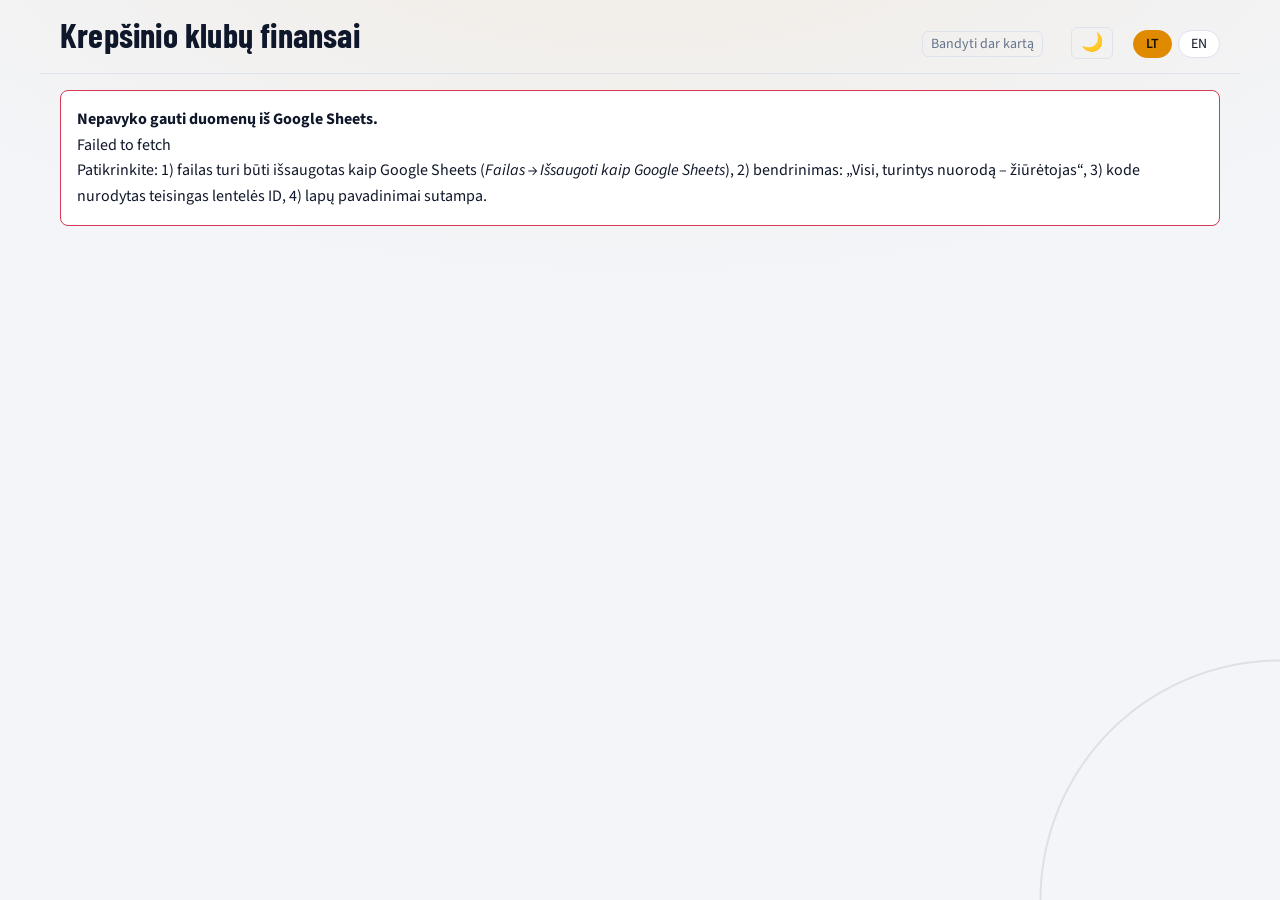
<file: index-32.html>
<!DOCTYPE html>
<html lang="lt">
<head>
<meta charset="utf-8">
<meta name="viewport" content="width=device-width, initial-scale=1">
<title>Krepšinio klubų finansai</title>
<link rel="manifest" href="manifest.json">
<meta name="theme-color" content="#0a1020">
<link rel="icon" type="image/png" href="icon-192.png">
<link rel="apple-touch-icon" href="apple-touch-icon.png">
<meta name="apple-mobile-web-app-title" content="Krepšinio finansai">
<link rel="preconnect" href="https://fonts.googleapis.com">
<link rel="stylesheet" href="https://fonts.googleapis.com/css2?family=Barlow+Condensed:wght@600;700&family=Source+Sans+3:wght@400;600&display=swap">
<style>
:root{--bg:#eef2f8;--card:#fff;--ink:#0f172a;--mute:#64748b;--line:#e2e8f0;--a:#ffb400;--b:#0ea5e9;--sv:#64748b;--pos:#12a150;--neg:#e5254b;--sh:0 1px 2px rgba(15,23,42,.06),0 14px 34px -14px rgba(15,23,42,.25);--hd:'Barlow Condensed','Arial Narrow',sans-serif;--tx:'Source Sans 3',system-ui,sans-serif}
@media(prefers-color-scheme:dark){:root:not([data-t=light]){--bg:#0a1020;--card:#131c30;--ink:#f1f5f9;--mute:#9aa8bf;--line:#223052;--a:#ffc82e;--b:#38bdf8;--sv:#d7dee9;--pos:#34e39a;--neg:#ff6b86;--sh:0 1px 2px #0008,0 16px 36px -14px #000c}}
:root[data-t=dark]{--bg:#0a1020;--card:#131c30;--ink:#f1f5f9;--mute:#9aa8bf;--line:#223052;--a:#ffc82e;--b:#38bdf8;--sv:#d7dee9;--pos:#34e39a;--neg:#ff6b86;--sh:0 1px 2px #0008,0 16px 36px -14px #000c}
*{box-sizing:border-box}
body{margin:0;background:var(--bg);color:var(--ink);font:16px/1.45 var(--tx)}
header{display:flex;flex-wrap:wrap;gap:8px 20px;align-items:baseline;padding:18px 20px 0;max-width:1200px;margin:auto}
h1{font:700 34px/1 var(--hd);margin:0;letter-spacing:.01em}
#st{color:var(--mute);font-size:14px;margin-left:auto}
button{font:inherit;color:inherit;cursor:pointer}
button:focus-visible,input:focus-visible,a:focus-visible{outline:2px solid var(--b);outline-offset:2px}
.ic{background:none;border:1px solid var(--line);border-radius:6px;padding:2px 8px;margin-left:8px}
nav{display:flex;gap:4px;padding:14px 20px 0;max-width:1200px;margin:auto;overflow-x:auto;border-bottom:1px solid var(--line)}
nav button{background:none;border:0;border-bottom:3px solid transparent;font:700 20px var(--hd);padding:6px 12px;color:var(--mute);white-space:nowrap}
nav button[aria-selected=true]{color:var(--ink);border-color:var(--a)}
main{max-width:1200px;margin:auto;padding:16px 20px 60px}
.bar{display:flex;flex-wrap:wrap;gap:8px;align-items:center;margin-bottom:10px}
.chip{border:1px solid var(--line);background:var(--card);border-radius:99px;padding:3px 12px;font-size:14px}
.chip[aria-pressed=true]{background:var(--ink);color:var(--bg);border-color:var(--ink)}
input[type=search]{font:inherit;background:var(--card);color:var(--ink);border:1px solid var(--line);border-radius:8px;padding:6px 10px;min-width:200px;margin-left:auto}
.sum{color:var(--mute);font-size:14px;margin:0 0 10px}
.tw{overflow-x:auto;background:var(--card);border:1px solid var(--line);border-radius:8px}
table{border-collapse:collapse;width:100%;font-variant-numeric:tabular-nums}
th,td{padding:8px 12px;text-align:right;border-bottom:1px solid var(--line);white-space:nowrap}
th{font:700 16px var(--hd);color:var(--mute);cursor:pointer;user-select:none;position:sticky;top:0;background:var(--card)}
th.l,td.l{text-align:left}
th[aria-sort]{color:var(--ink)}
td.l{position:sticky;left:0;background:var(--card)}
td small{display:block;color:var(--mute);font-size:12px;line-height:1.1}
tr:last-child td{border-bottom:0}
.sh{display:inline-flex;align-items:center;gap:8px}
.sh i{display:inline-block;width:70px;height:8px;background:var(--b);border-radius:2px;overflow:hidden;opacity:.9}
.sh i b{display:block;height:100%;background:var(--a)}
.pos{color:var(--pos)}.neg{color:var(--neg)}.na{color:var(--mute)}
td a{margin-right:6px;color:var(--b)}
.cards{display:grid;grid-template-columns:repeat(auto-fill,minmax(300px,1fr));gap:12px}
.card{background:var(--card);border:1px solid var(--line);border-radius:8px;padding:14px 16px}
.card h3{font:700 22px var(--hd);margin:0 0 6px}.card h3 span{color:var(--mute);font-size:16px;margin-left:6px}
.card p{margin:0 0 8px;font-size:15px}
.msg{background:var(--card);border:1px solid var(--neg);border-radius:8px;padding:16px;line-height:1.6}
tr.c,tr.pc{cursor:pointer}tr.c:hover td,tr.pc:hover td{background:color-mix(in srgb,var(--a) 12%,var(--card))}
.cl{display:flex;align-items:center}.lw{display:inline-grid;margin-right:10px;flex:none}.lw>*{grid-area:1/1;margin:0}
.lg{width:30px;height:30px;border-radius:50%;object-fit:contain;background:#fff}.in{display:inline-flex;align-items:center;justify-content:center;color:#fff;font:700 12px var(--hd)}
#md{position:fixed;inset:0;background:#000a;display:none;align-items:flex-end;justify-content:center;z-index:9}#md.o{display:flex}
.sheet{background:var(--bg);width:min(900px,100%);max-height:92vh;overflow:auto;border-radius:14px 14px 0 0;padding:18px 20px 28px}
@media(min-width:800px){#md{align-items:center}.sheet{border-radius:14px}}
.kp{display:grid;grid-template-columns:repeat(auto-fit,minmax(140px,1fr));gap:10px;margin:12px 0}
.kp div{background:var(--card);border:1px solid var(--line);border-radius:8px;padding:8px 12px}.kp small{display:block;color:var(--mute);font-size:12px}.kp b{font:700 24px var(--hd)}
h2,h3{font-family:var(--hd);margin:8px 0 4px}h2{font-size:30px;margin:0}.top{display:flex;gap:8px;margin-bottom:10px}.top button{margin-left:auto}
.top button,.lk{border:1px solid var(--line);background:var(--card);border-radius:8px;padding:4px 12px;color:var(--ink);text-decoration:none;font-size:14px}
iframe{width:100%;height:calc(100vh - 150px);min-height:620px;border:1px solid var(--line);border-radius:8px;background:#fff}
#lang{display:flex;gap:6px}.pf{position:relative;cursor:help;border-bottom:1px dotted var(--mute)}.tip{display:none;position:absolute;left:0;top:140%;z-index:5;width:min(380px,80vw);background:var(--card);color:var(--ink);border:1px solid var(--line);border-radius:8px;padding:8px 10px;font-size:14px;line-height:1.4;box-shadow:0 6px 20px #0005}.pf:hover .tip,.pf:focus .tip{display:block}
body{background:radial-gradient(900px 380px at 85% -8%,color-mix(in srgb,var(--a) 16%,transparent),transparent),radial-gradient(700px 320px at -5% 0,color-mix(in srgb,var(--b) 12%,transparent),transparent),var(--bg);background-attachment:fixed}
.tw,.kp div,.card,.sheet,.chip{box-shadow:var(--sh)}.chip{border-radius:99px}.chip[aria-pressed=true]{background:linear-gradient(135deg,var(--a),#ff8a00);color:#1b1300;border-color:transparent;font-weight:700}
.pos,.neg{display:inline-block;padding:1px 10px;border-radius:99px;font-weight:700}.pos{color:var(--pos);background:color-mix(in srgb,var(--pos) 18%,transparent)}.neg{color:var(--neg);background:color-mix(in srgb,var(--neg) 18%,transparent)}
.sh i{background:color-mix(in srgb,var(--b) 28%,transparent);height:9px;border-radius:9px}.sh i b{background:linear-gradient(90deg,#ffd54a,#ff8a00);border-radius:9px}
.kp b{background:linear-gradient(135deg,var(--ink),color-mix(in srgb,var(--ink) 55%,var(--b)));-webkit-background-clip:text;background-clip:text;-webkit-text-fill-color:transparent}.kp b .pos,.kp b .neg{-webkit-text-fill-color:currentColor}
#th{font-size:18px;padding:2px 9px}.rl{height:44px;max-width:130px;object-fit:contain;background:#fff;border-radius:10px;padding:4px;box-shadow:var(--sh)}
.sx{position:relative;display:inline-block;margin-bottom:8px}.sx .opts{display:none;position:absolute;left:0;top:calc(100% - 2px);z-index:6;padding:10px;gap:6px;flex-wrap:wrap;width:min(430px,88vw);background:var(--card);border:1px solid var(--line);border-radius:14px;box-shadow:var(--sh)}.sx:hover .opts,.sx:focus-within .opts{display:flex}
.ms{display:none;font:inherit;background:var(--card);color:var(--ink);border:1px solid var(--line);border-radius:10px;padding:8px 10px;margin:0 0 10px;width:100%}
@media(max-width:720px){
 header{padding:14px 14px 0}h1{font-size:28px}#st{margin-left:0;width:100%}main{padding:12px 12px 60px}nav{padding:10px 12px 0}
 .bar{gap:6px}.bar.n{flex-wrap:nowrap;overflow-x:auto;padding-bottom:6px}.bar.n .chip{white-space:nowrap;flex:none}input[type=search]{width:100%;margin:0}
 .ms{display:block}.sum{font-size:13px}
 .tw{background:transparent;border:0;box-shadow:none;overflow:visible}
 .tw table,.tw tbody,.tw tr,.tw td{display:block}.tw thead{display:none}
 .tw tr{display:grid;grid-template-columns:1fr 1fr;gap:10px 14px;background:var(--card);border:1px solid var(--line);border-radius:16px;box-shadow:var(--sh);padding:14px;margin-bottom:12px}
 .tw td{border:0;padding:0;text-align:left;white-space:normal;position:static;background:transparent}
 .tw td.l{grid-column:1/-1;font-size:18px}.tw td.l small{display:block;margin-bottom:2px}
 .tw td[data-lb]:not(.l)::before{content:attr(data-lb);display:block;color:var(--mute);font-size:11px;font-weight:600;text-transform:uppercase;letter-spacing:.05em;margin-bottom:1px}
 .tw tr:hover td{background:transparent}.tw tr.c:active,.tw tr.pc:active{transform:scale(.99)}
 #md{align-items:flex-end}.sheet{max-height:94vh;max-height:94dvh;padding:14px 14px 30px;border-radius:20px 20px 0 0}h2{font-size:26px}
 .kp{grid-template-columns:1fr 1fr;gap:8px}.kp b{font-size:21px}.kp small{font-size:11px}
 .sx .opts{width:min(430px,calc(100vw - 24px))}
}
@media(max-width:720px){.tw.ch{background:var(--card);border:1px solid var(--line);box-shadow:var(--sh);border-radius:14px}.rl{height:38px;max-width:84px}.cl h2{overflow-wrap:anywhere}}
body.lk{position:fixed;left:0;right:0;width:100%;overflow:hidden}#md,.sheet{overscroll-behavior:contain}.sheet.sm{width:min(560px,100%)}.sheet{padding-top:0!important;max-height:92vh;max-height:92dvh}.top{position:sticky;top:0;z-index:3;background:var(--bg);padding:12px 0 8px;margin-bottom:6px}
.srcs{display:inline-flex;gap:6px;flex-wrap:wrap;vertical-align:middle}
.srcs a{display:inline-flex;align-items:center;justify-content:center;min-width:30px;height:30px;padding:0 6px;margin:0;border:1px solid var(--line);border-radius:8px;background:color-mix(in srgb,var(--b) 14%,var(--card));color:var(--b);font-weight:700;font-size:14px;text-decoration:none}
.srcs a:hover{background:color-mix(in srgb,var(--b) 28%,var(--card))}
.cfe,.kp b .cfe,.kp div:first-child b .cfe{color:var(--mute)!important;-webkit-text-fill-color:var(--mute)!important;opacity:.8;text-shadow:none!important}.cft{margin-left:3px;font-size:inherit;font-weight:700;letter-spacing:.02em;text-transform:lowercase;white-space:nowrap}.cft-t{color:var(--a);-webkit-text-fill-color:var(--a)}.cft-s{color:#e8c35a;-webkit-text-fill-color:#e8c35a}.cfl{display:flex;flex-wrap:wrap;gap:4px 16px;align-items:center}.cfl b{font-weight:600}.cfl b:not(.cfe){color:var(--ink);-webkit-text-fill-color:var(--ink)}
.est{font-style:italic;text-decoration:underline dotted;text-decoration-color:var(--a);text-underline-offset:3px}
@media(max-width:720px),(pointer:coarse){.srcs{gap:10px}.srcs a{min-width:46px;height:46px;font-size:17px;border-radius:12px}.tw td.sc{grid-column:1/-1}}
.ctabs{display:flex;gap:4px;border-bottom:1px solid var(--line);margin:10px 0 12px}
.ctabs button{background:none;border:0;border-bottom:3px solid transparent;font:700 20px var(--hd);padding:6px 14px;color:var(--mute);margin:0}
.ctabs button[aria-selected=true]{color:var(--ink);border-color:var(--a)}
.cmpw{overflow-x:auto;background:var(--card);border:1px solid var(--line);border-radius:14px;box-shadow:var(--sh);margin-top:6px}
.cmpw table{border-collapse:collapse;width:100%}
.cmpw th,.cmpw td{padding:9px 12px;border-bottom:1px solid var(--line);text-align:right;white-space:nowrap;font-size:15px}
.cmpw th{position:static;cursor:default;white-space:normal;min-width:96px;vertical-align:bottom}
.cmpw th:first-child,.cmpw td:first-child{text-align:left;position:sticky;left:0;background:var(--card);color:var(--mute);font-size:13px;min-width:112px;white-space:normal;z-index:1}
.cmpw tr:last-child td{border-bottom:0}
.cmpw td.best{font-weight:700;color:var(--pos)}
.kp div{border:1.5px solid color-mix(in srgb,var(--a) 62%,transparent);background:linear-gradient(160deg,color-mix(in srgb,var(--a) 10%,var(--card)),var(--card) 62%);box-shadow:0 0 0 1px color-mix(in srgb,var(--a) 8%,transparent),0 10px 26px -14px color-mix(in srgb,var(--a) 60%,transparent)}
.lc{background:linear-gradient(180deg,color-mix(in srgb,var(--a) 7%,var(--card)),var(--card));border:1px solid color-mix(in srgb,var(--a) 30%,var(--line));border-radius:16px;padding:10px 8px 6px;box-shadow:0 12px 34px -18px color-mix(in srgb,var(--a) 55%,transparent)}
.lc svg{display:block;width:100%;max-width:760px;margin:0 auto;height:auto;overflow:visible}
.lc .tp,.lc .gd{opacity:0;pointer-events:none;transition:opacity .15s}
.lc .pt{cursor:pointer;outline:none}.lc .pt:hover .tp,.lc .pt:focus .tp,.lc .pt:hover .gd,.lc .pt:focus .gd,.lc .pt.sel .tp,.lc .pt.sel .gd{opacity:1}
.lc svg:has(.pt:hover) .pt.sel:not(:hover) .tp,.lc svg:has(.pt:focus) .pt.sel:not(:focus) .tp,.lc svg:has(.pt:hover) .pt.sel:not(:hover) .gd,.lc svg:has(.pt:focus) .pt.sel:not(:focus) .gd{opacity:0}
.pills{display:flex;gap:8px;flex-wrap:wrap;justify-content:center;margin:12px 0 4px}
.pills .chip{padding:5px 14px;font-size:14px}
.lgd{display:flex;flex-wrap:wrap;gap:6px 18px;font-size:13px;color:var(--mute);margin:10px 2px 2px}
.lgd i{display:inline-block;width:18px;height:4px;border-radius:4px;margin-right:6px;vertical-align:middle}
</style>
<style>
.ppl{display:flex;flex-wrap:wrap;gap:10px;margin:6px 0 12px}
.ppl .pp{display:flex;align-items:center;gap:12px;padding:6px 16px 6px 6px;margin:0;background:var(--card);border:1px solid var(--line);border-radius:99px;box-shadow:var(--sh);color:var(--ink);font:inherit;text-align:left}
.ppl button.pp{cursor:pointer;transition:border-color .2s,transform .2s}
.ppl button.pp:hover,.ppl button.pp:focus-visible{border-color:var(--a);transform:translateY(-1px)}
.pp-ph{position:relative;isolation:isolate;flex:none;width:56px;height:56px;border-radius:50%;overflow:hidden;background:var(--card);background:radial-gradient(circle at 50% 35%,color-mix(in srgb,var(--a) 55%,var(--card)),color-mix(in srgb,var(--a) 14%,var(--card)));box-shadow:0 0 0 1.5px color-mix(in srgb,var(--a) 45%,transparent)}
.pp-ph img{display:block;width:100%;height:100%;object-fit:cover;object-position:50% 18%;filter:grayscale(1) contrast(1.08);mix-blend-mode:luminosity;-webkit-mask-image:radial-gradient(ellipse 50% 58% at 50% 45%,#000 58%,transparent 100%);mask-image:radial-gradient(ellipse 50% 58% at 50% 45%,#000 58%,transparent 100%)}
.pp-tx b{display:block;font:700 18px/1.05 var(--hd);letter-spacing:.01em}
.pp-tx small{display:block;margin-top:3px;font-size:11px;letter-spacing:.1em;text-transform:uppercase;color:var(--mute)}
.pp-3d{margin-left:2px;font:700 11px/1 var(--mono,monospace);padding:4px 7px;border-radius:99px;border:1px solid var(--line);color:var(--mute)}
</style>
</head>
<body>
<header><h1 id="h1">Krepšinio klubų finansai</h1><span id="st">Kraunama…</span><button class="ic" id="th" aria-label="Tema"></button><span id="lang"><button class="chip" data-l="lt">LT</button> <button class="chip" data-l="en">EN</button></span></header>
<nav role="tablist" id="tabs"></nav>
<main id="out"></main>
<div id="md" aria-modal="true" role="dialog"><div class="sheet" id="sh"></div></div>
<script>
// ---- Nustatymai: Google lentelės ID (turi būti tikra Google Sheets lentelė, ne .xlsx) ----
const SHEET_ID="1Qt4ijFGDmvoLLHb-gCbcAF9KGts6ZC-RHwWzQw68cZI";
// Kiekvienam lapui – galimi pavadinimai (su „/" ir be). Pirmas tinkamas naudojamas.
const SHEETS={b27:["Budgets 26/27","Budgets 2627"],b26:["Budgets 25/26","Budgets 2526"],att:["Attendance 25/26","Attendance 2526","Attendance"],sal:["Player Salaries"],hist:["Historical Budgets"],histatt:["Historical Attendance"]};
const C="Australia|Australija|AU;Austria|Austrija|AT;Belgium|Belgija|BE;Bosnia and Herzegovina|Bosnija ir Hercegovina|BA;Croatia|Kroatija|HR;Czech Republic|Čekija|CZ;Denmark|Danija|DK;Estonia|Estija|EE;Finland|Suomija|FI;France|Prancūzija|FR;Germany|Vokietija|DE;Greece|Graikija|GR;Hungary|Vengrija|HU;Israel|Izraelis|IL;Italy|Italija|IT;Japan|Japonija|JP;Latvia|Latvija|LV;Lithuania|Lietuva|LT;Montenegro|Juodkalnija|ME;North Macedonia|Šiaurės Makedonija|MK;Poland|Lenkija|PL;Portugal|Portugalija|PT;Romania|Rumunija|RO;Serbia|Serbija|RS;Slovakia|Slovakija|SK;Slovenia|Slovėnija|SI;Spain|Ispanija|ES;Turkey|Turkija|TR;United Arab Emirates|Jungtiniai Arabų Emyratai|AE;United Kingdom|Jungtinė Karalystė|GB;Ukraine|Ukraina|UA;Bulgaria|Bulgarija|BG;Georgia|Gruzija|GE;Cyprus|Kipras|CY;Netherlands|Nyderlandai|NL;Switzerland|Šveicarija|CH;Sweden|Švedija|SE;Norway|Norvegija|NO;Iceland|Islandija|IS;Kosovo|Kosovas|XK;Azerbaijan|Azerbaidžanas|AZ;Ireland|Airija|IE;Albania|Albanija|AL;Russia|Rusija|RU;South Korea|Pietų Korėja|KR;USA|JAV|US;China|Kinija|CN;Taiwan|Taivanas|TW;Venezuela|Venesuela|VE;Canada|Kanada|CA;Argentina|Argentina|AR;Brazil|Brazilija|BR;Mexico|Meksika|MX;New Zealand|Naujoji Zelandija|NZ;Philippines|Filipinai|PH;Egypt|Egiptas|EG;Dominican Republic|Dominikos Respublika|DO;Puerto Rico|Puerto Rikas|PR;Lebanon|Libanas|LB;Iran|Iranas|IR;Saudi Arabia|Saudo Arabija|SA;Kazakhstan|Kazachstanas|KZ;Luxembourg|Liuksemburgas|LU;Belarus|Baltarusija|BY;Moldova|Moldova|MD;Malta|Malta|MT;Andorra|Andora|AD;India|Indija|IN;Qatar|Kataras|QA;Uruguay|Urugvajus|UY;Chile|Čilė|CL;Senegal|Senegalas|SN;Nigeria|Nigerija|NG".split(";").map(s=>s.split("|"));
const NAT=Object.fromEntries(C.map(c=>[c[0],c[1]])),FL=Object.fromEntries(C.map(c=>[c[1],c[2]]));
const flag=n=>FL[n]?String.fromCodePoint(...[...FL[n]].map(c=>127397+c.charCodeAt(0)))+" ":"";
const LT2EN=Object.fromEntries(C.map(c=>[c[1],c[0]])),dn=n=>LANG==="en"?(LT2EN[n]||n):n;
let nf=new Intl.NumberFormat("lt-LT",{maximumFractionDigits:0});
const eur=n=>n==null?"–":nf.format(n)+" €";
const E=(t,e)=>e?`<span class="est">~${t}</span>`:t,eE=(n,e)=>E(eur(n),e&&n!=null);
// Biudžeto patikimumas: „Estimated“ reikšmės rodomos pilkai (lentelėje), kortelėje – dar ir su žyma
const CF=(h,on)=>on?`<span class="cfe">${h}</span>`:h,CFL=(on,k)=>on?`<span class="cft cft-${k}"> įvertinta</span>`:"";
const esc=s=>String(s??"").replace(/[&<>"]/g,c=>({"&":"&amp;","<":"&lt;",">":"&gt;",'"':"&quot;"}[c]));
const wd=s=>String(s??"").toLowerCase().replace(/ł/g,"l").replace(/đ/g,"d").replace(/ø/g,"o").replace(/ı/g,"i").replace(/ß/g,"ss").normalize("NFD").replace(/[\u0300-\u036f]/g,"").split(/[^a-z0-9]+/).filter(Boolean);
const mt=(t,q)=>{const qt=wd(q);if(!qt.length)return true;const W=wd(t);return qt.every(x=>W.some(w=>w.startsWith(x)))};
const norm=s=>String(s).toLowerCase().normalize("NFD").replace(/[^a-z0-9]/g,"");
const nat=n=>NAT[n]||n;
const num=v=>{if(v==null)return null;const s=String(v).replace(/[\s\u00a0€$%~≈*]/g,"").replace(/,/g,"");if(!/^-?\d/.test(s))return null;const n=parseFloat(s);return isNaN(n)?null:n};
const est=v=>num(v)!=null&&/[~≈*]/.test(String(v));
const txt=v=>{const s=String(v??"").trim();return(s===""||s==="-"||s[0]==="#")?"":s};
function csv(t){const R=[];let r=[],c="",q=0;for(let i=0;i<t.length;i++){const h=t[i];
 if(q){if(h=='"'){if(t[i+1]=='"'){c+='"';i++}else q=0}else c+=h}
 else if(h=='"')q=1;else if(h==","){r.push(c);c=""}else if(h=="\n"){r.push(c);R.push(r);r=[];c=""}else if(h!="\r")c+=h}
 if(c||r.length){r.push(c);R.push(r)}return R}
let DEF;
async function raw(n){
 const res=await fetch(`https://docs.google.com/spreadsheets/d/${SHEET_ID}/gviz/tq?tqx=out:csv&headers=0&sheet=${encodeURIComponent(n)}`);
 const t=await res.text();
 if(!res.ok||/^\s*</.test(t))throw new Error(`Lapas „${n}" neatsidaro (HTTP ${res.status})`);
 return t}
// Jei lapo pavadinimas neegzistuoja, Google tyliai grąžina pirmą lapą – tokį atsakymą atmetame
// Lankomumo lapai imami per „export“ (pagal gid): gviz CSV išmeta lygų pavadinimus B stulpelyje (jis daugiausia skaitinis),
// todėl lyga ir sezonas būdavo spėjami ir klubai nuslysdavo į senesnius sezonus. Jei export nepavyksta – grįžtama prie gviz.
// Pastaba: export grąžina ir paslėptas eilutes, gviz – ne. Todėl „Player Salaries“ paliekamas per gviz (paslėptos algos nerodomos).
const GID={att:"1041104031",histatt:"2097467801"};
async function rawGid(g){
 const res=await fetch(`https://docs.google.com/spreadsheets/d/${SHEET_ID}/export?format=csv&gid=${g}`);
 const t=await res.text();
 if(!res.ok||/^\s*</.test(t))throw new Error(`gid ${g} (HTTP ${res.status})`);
 return t}
async function load(names,first,gid){
 if(gid){try{const r=csv(await rawGid(gid));if(r.some(x=>x.some(c=>(c||"").trim()==="Club")))return r;throw new Error("netinkamas lapas")}catch(e){console.warn("export nepavyko, naudojamas gviz:",e.message)}}
 for(const n of names){const t=await raw(n);if(first||t!==DEF)return csv(t)}
 throw new Error(`Lapas „${names[0]}" nerastas – patikrinkite jo pavadinimą lentelėje`)}
// Suranda lenteles, kurių antraštės eilutė prasideda reikšme hdr antrame stulpelyje
function blocks(rows,hdr){const out=[];let title="";
 for(let i=0;i<rows.length;i++){const a=(rows[i][1]||"").trim();
  if(a===hdr){const h=rows[i].map(x=>x.trim()),d=[];let j=i+1;
   while(j<rows.length){const b=(rows[j][1]||"").trim();if(!b||b===hdr||/^Vidurkis/.test(b)||(((rows[j+1]||[])[1]||"").trim()===hdr&&rows[j].filter(x=>(x||"").trim()).length===1))break;d.push(rows[j]);j++}
   out.push({title,h,d});i=j-1}
  else if(a)title=a}
 return out}
const ix=(h,re)=>h.findIndex(x=>re.test(x));
function budgets(rows,season,world){const o=[];
 for(const b of blocks(rows,"Nation")){/* Google CSV „pameta" antraštes skaitinių stulpelių viršuje, todėl stulpeliai imami pagal vietą: B šalis, C klubas, D biudžetas, E algos, H vieta, I Europa, J+ šaltiniai */
  const sn=season==="H"?(b.title.match(/(\d\d)\s*\/\s*(\d\d)\s*$/)||[]).slice(1).join("/"):season;if(!sn)continue;
  const ci=b.h.indexOf("Club"),dv=ci>2?ci-2:0,q=season==="26/27"?1:0,c={n:1,club:2+dv,t:3+dv,s:4+dv,p:6+q+dv,e:7+q+dv};
  const src=[8,9,10,11].map(i=>i+q+dv);
  for(const r of b.d){if(!txt(r[c.club]))continue;
   o.push({season:sn,nation:nat(r[1].trim()),div:dv?num(r[2]):null,club:r[c.club].trim(),total:num(r[c.t]),sal:num(r[c.s]),place:num(r[c.p]),eu:txt(r[c.e]).replace(/^https?:.*/,""),est:{total:est(r[c.t]),sal:est(r[c.s])},cf:{total:/^estim/i.test(txt(r[12+q+dv])),sal:/^estim/i.test(txt(r[13+q+dv]))},src:src.map(i=>(r[i]||"").trim()).filter(u=>/^https?:/.test(u))})}}
 return o}
const AD={French:"France",German:"Germany",Spanish:"Spain",Italian:"Italy",Lithuanian:"Lithuania",Greek:"Greece",Turkish:"Turkey",Israeli:"Israel",Polish:"Poland",Serbian:"Serbia",Latvian:"Latvia",Estonian:"Estonia",Finnish:"Finland",Hungarian:"Hungary",Australian:"Australia",Japanese:"Japan",Belgian:"Belgium",Czech:"Czech Republic",Danish:"Denmark",Portuguese:"Portugal",Romanian:"Romania",Slovak:"Slovakia",Slovenian:"Slovenia",Croatian:"Croatia",Austrian:"Austria",Montenegrin:"Montenegro",British:"United Kingdom",Macedonian:"North Macedonia"};
const fr=v=>{const n=num(v);return n==null?null:/%/.test(String(v))||n>1.5?n/100:n};
let BNM=null,BND=null;
function nationOfClub(name){if(BND!==D.bud||!BNM){BNM=new Map();D.bud.forEach(r=>{if(FL[r.nation])BNM.set(norm(r.club),r.nation)});BND=D.bud}
 const k=norm(name);if(BNM.has(k))return BNM.get(k);for(const[c,n]of BNM)if(same(c,name))return n;return""}
function inferNation(rs){const cnt={};let tot=0;for(const x of rs){const n=nationOfClub(x.name);if(n){cnt[n]=(cnt[n]||0)+1;tot++}}
 const e=Object.entries(cnt).sort((a,b)=>b[1]-a[1]);return e.length?(e[0][1]/tot>=.75?e[0][0]:"ABA"):""}
// Google CSV kartais „pameta“ tekstą skaitiniame stulpelyje (lygų pavadinimai B stulpelyje), todėl blokai skiriami pagal antraštės eilutę „Club“,
// o lyga ir sezonas, jei pavadinimo nėra, nustatomi pagal klubus
function attendance(rows,def){const dv=rows.some(r=>(r[2]||"").trim()==="Club")?1:0,blks=[];let pend="",cur=null;
 const prev=t=>{const[a,b]=t.split("/").map(Number);return String(a-1).padStart(2,"0")+"/"+String(b-1).padStart(2,"0")};
 for(const r of rows){const first=(r[1]||"").trim(),a=(r[1+dv]||"").trim();
  if(dv&&!a&&first&&!/^\d+$/.test(first)&&first!=="Division"){pend=first;cur=null;continue}
  if(a==="Club"||a==="Klubas"){cur={title:pend,rows:[]};blks.push(cur);pend="";continue}
  if(!a)continue;
  if(num(r[5+dv])==null&&num(r[6+dv])==null){if(!dv){pend=a;cur=null}continue}
  if(!cur){cur={title:pend,rows:[]};blks.push(cur);pend=""}
  cur.rows.push(r)}
 const o=[];let season=def||"",seen=new Set();
 for(const b of blks){if(!b.rows.length)continue;let tS=null,nation;
  if(b.title){const mm=b.title.match(/(\d\d)\s*\/\s*(\d\d)\s*$/);if(mm)tS=mm[1]+"/"+mm[2];const t0=b.title.replace(/\s*\d\d\s*\/\s*\d\d\s*$/,""),m=t0.match(/^(\w+) league/i);nation=/latvian/i.test(t0)&&/estonian/i.test(t0)?"Latvijos–Estijos lyga":m&&AD[m[1]]?nat(AD[m[1]]):t0.replace(/\s*\(.*/,"").replace(/ league$/i,"")}
  else nation=inferNation(b.rows.map(r=>({name:(r[1+dv]||"").trim()})));
  if(tS){season=tS;seen=new Set([nation])}else{if(nation&&seen.has(nation)){season=prev(season);seen=new Set()}if(nation)seen.add(nation)}
  for(const r of b.rows){const a=(r[1+dv]||"").trim(),first=(r[1]||"").trim(),nums=String(r[6+dv]).split("/").map(num).filter(x=>x!=null),avg=num(r[5+dv]),cap=nums.length?nums[nums.length-1]:null;
   o.push({season,nation,div:dv?num(first):null,club:a,city:txt(r[2+dv]),avg,cap,est:{avg:est(r[5+dv]),cap:est(r[6+dv])},fill:fr(r[7+dv])??(avg!=null&&cap?avg/cap:null),expE:num(r[11+dv]),idxE:num(r[12+dv]),expL:num(r[13+dv]),idxL:num(r[14+dv]),profile:txt(r[15+dv]),place:num(r[16+dv])})}}
 return o}
// ---- Gyvi lankomumo duomenys (ACBattendance projektas: ACB, BBL, LKL) ----
const LIVE_BASE=["https://andriuspanama.github.io/ACBattendance/","https://raw.githubusercontent.com/andriuspanama/ACBattendance/main/"];
const LIVE=[["data/attendance_averages.json","Spain"],["data/bbl/attendance_averages.json","Germany"],["data/lkl/attendance_averages.json","Lithuania"]];
// Pavadinimai, kuriuos ACBattendance naudoja kitaip nei lentelė
const LAL={"Recoletas Salud San Pablo Burgos":"CB San Pablo Burgos","Kosner Baskonia":"Saski Baskonia","Casademont Zaragoza":"Basket Zaragoza","Leyma Coruna":"Basquet Coruna","Monbus Obradoiro":"Obradoiro CAB","Ilerna Lleida":"Forca Lleida CE","Rio Breogan":"Club Baloncesto Breogan","Asisa Joventut":"Club Joventut Badalona","Fiatc Girona":"Basquet Girona","Barca":"FC Barcelona Basquet","Kidsandus Manresa":"Basquet Manresa","La Laguna Tenerife":"CB Canarias Tenerife","Morabanc Andorra":"BC Andorra","Ulm":"Ratiopharm Ulm","Basketball Braunschweig":"Lowen Braunschweig"};
async function getJ(path){for(const b of LIVE_BASE){try{const r=await fetch(b+path+"?t="+Math.floor(Date.now()/60000));if(r.ok)return await r.json()}catch(e){}}return null}
async function addLive(){
 const res=await Promise.all(LIVE.map(([p])=>getJ(p)));
 res.forEach((j,i)=>{if(!j||!j.clubs)return;const cn=nat(LIVE[i][1]),se=String(j.season).replace(/^20(\d\d)-(\d\d)$/,"$1/$2");
  for(const c of j.clubs){const nm=LAL[c.club]||c.club,ba=D.att.find(r=>r.season==="25/26"&&r.country===cn&&same(r.club,nm)),bb=D.bud.find(r=>r.nation===cn&&same(r.club,nm)),bs=ba||bb,cap=ba?ba.cap:null;
   D.att.push({season:se,nation:cn,country:cn,div:bs&&bs.div!=null?bs.div:null,club:bs?bs.club:nm,avg:c.average,games:c.home_games_counted,min:c.min,max:c.max,total:c.total,cap,fill:cap?c.average/cap:null,est:{},live:true,upd:j.updated})}})}
function salaries(rows){const o=[];
 for(const b of blocks(rows,"Role")){const ti=b.h.indexOf("Team"),dv=ti>4?ti-4:0;
  for(const r of b.d){if(!txt(r[2]))continue;
   o.push({role:r[1].trim(),name:r[2].trim(),country:nat((r[3]||"").trim()),div:dv?num(r[4]):null,team:txt(r[4+dv]),season:txt(r[5+dv]),value:num(r[6+dv]),len:txt(r[7+dv]),month:num(r[8+dv]),est:{value:est(r[6+dv]),month:est(r[8+dv])},src:[9,10,11,12].map(i=>(r[i+dv]||"").trim()).filter(u=>/^https?:/.test(u))})}}
 return o}
function taxes(rows){return rows.filter(r=>txt(r[3])&&!/^https?:/.test(r[1])).map(r=>({country:r[1].trim(),season:txt(r[2]),text:r[3].trim(),src:(r[4]||"").trim()}))}

const EN={"Krepšinio klubų finansai":"Basketball Club Finances","Kraunama…":"Loading…","Atnaujinta":"Updated","Atnaujinti":"Refresh","Bandyti dar kartą":"Try again","Nepavyko gauti duomenų iš Google Sheets.":"Could not load data from Google Sheets.","Biudžetai":"Budgets","Biudžeto pokytis (€)":"Budget change (€)","Lankomumas":"Attendance","Žaidėjų algos":"Player salaries","Mokesčių skaičiuoklė":"Tax calculator","Klubas":"Club","Bendras biudžetas":"Total budget","Atlyginimų biudžetas":"Salary budget","Atlyginimų dalis":"Salary share","Biudžeto pokytis":"Budget change","Vieta lygoje":"League place","Europos turnyras":"European competition","Europa":"Europe","Šaltiniai":"Sources","Šaltinis":"Source","nuoroda":"link","Vid. lankomumas":"Avg. attendance","Užpildymas":"Filling rate","Profilis":"Profile","Žaidėjas / treneris":"Player / coach","Komanda":"Team","Šalis":"Country","Sezonas":"Season","sezonas":"season","Sutarties vertė":"Contract value","Trukmė":"Length","Mėnesio alga":"Monthly salary","Visos":"All","Visi turnyrai":"All competitions","įvertinta":"estimated","Įprasti skaičiai – paskelbti žiniasklaidoje":"Regular figures – reported in the media","Pilki skaičiai – įvertinti (apytiksliai, oficialiai nepaskelbti)":"Grey figures – estimated (approximate, not officially reported)","Ieškoti…":"Search…","Paieška":"Search","įrašų, iš jų pilnų duomenų:":"records, with complete data:","vidutinė atlyginimų dalis":"average salary share","(iš ":"(of ","Rodoma pirmos 300 eilučių – siaurinkite paieška ar filtru.":"Showing the first 300 rows – narrow down with search or filter.","Tušti langeliai rodomi „–“ ir į vidurkius neįtraukiami.":"Empty cells are shown as “–” and excluded from averages.","Nieko nerasta":"Nothing found","Uždaryti":"Close","← Atgal":"← Back","Lankomumas 2025/26":"Attendance 2025/26","Galima arenos talpa":"Available arena capacity","Tikėtinas lankomumas tokioje rinkoje Europoje":"Expected attendance for such market in Europe","Tikėtinas lankomumas tokioje rinkoje savoje lygoje":"Expected attendance for such market in own league","Sirgalių traukos indeksas vs Europos konkurentai":"Fan Attraction Index vs European rivals","Sirgalių traukos indeksas vs vietiniai konkurentai":"Fan Attraction Index vs domestic rivals","Žaidėjai ir algos":"Players and salaries","Vardas":"Name","Rolė":"Role","Spauskite žaidėją, kad matytumėte visą algų istoriją.":"Click a player to see the full salary history.","Mėnesio algos pokytis (€)":"Monthly salary change (€)","Algų istorija":"Salary history","įrašų:":"records:","čempionai":"champions","Pareigos":"Role","Lyga":"Division","Realus":"Actual","Tikėtinas":"Expected","Palyginimas":"Compare","Klubai":"Clubs","Lygos":"Leagues","Klubo sezonai":"Club seasons","Rodiklis":"Metric","Pasirink, ką lyginti – paieška aukščiau.":"Pick what to compare using the search above.","Paskutinis sezonas":"Latest season","Didžiausia mėnesio alga":"Peak monthly salary","Sezonas (didžiausia alga)":"Season of peak salary","Įrašų skaičius":"Number of records","Sezonų skaičius":"Number of seasons","Klubų skaičius":"Number of clubs","Vid. biudžetas":"Avg. budget","Biudžetų mediana":"Median budget","Didžiausias biudžetas":"Highest budget","Vid. atlyginimų biudžetas":"Avg. salary budget","Vid. atlyginimų dalis":"Avg. salary share","Vid. klubų lankomumas":"Avg. club attendance","Lankomumo mediana":"Median attendance","Didžiausias klubo lankomumas":"Highest club attendance","Vid. užpildymas":"Avg. filling rate","Mediana":"Median","Mažiausias":"Lowest","Didžiausias":"Highest","Namų rungtynės":"Home games","Lankomumo istorija":"Attendance history","Realus lankomumas":"Actual attendance","Tikėtinas (Europos kontekste)":"Expected (European context)","Šio sezono duomenys dalinai – atnaujinami po kiekvieno turo; užpildymas skaičiuojamas pagal 25/26 arenos talpą.":"This season's data is partial – updated after every round; filling rate uses the 25/26 arena capacity.","apytikslė reikšmė":"estimated value"};
C.forEach(c=>EN[c[1]]=c[0]);
const PAIRS=Object.entries(EN).sort((x,y)=>y[0].length-x[0].length).map(([k,v])=>[new RegExp("(?<![\\p{L}])"+k.replace(/[.*+?^${}()|[\]\\]/g,"\\$&")+"(?![\\p{L}])","gu"),v]);
let LANG=(()=>{try{return localStorage.getItem("lang")||"lt"}catch(e){return"lt"}})(),stH="";
const tr=s=>LANG==="en"?PAIRS.reduce((a,[re,v])=>a.replace(re,v),s):s;
const setSt=s=>{stH=s;$("st").innerHTML=tr(s)};
function setLang(l){LANG=l;try{localStorage.setItem("lang",l)}catch(e){}
 nf=new Intl.NumberFormat(l==="en"?"en-GB":"lt-LT",{maximumFractionDigits:0});document.documentElement.lang=l;
 $("h1").textContent=tr("Krepšinio klubų finansai");document.title=$("h1").textContent;
 document.querySelectorAll("#lang button").forEach(b=>b.setAttribute("aria-pressed",b.dataset.l===l));
 setSt(stH);closeAll();if(D.bud)render()}
// ---- Būsena ir atvaizdavimas ----
const RL='<img class="rl" src="https://rytasvilnius.lt/en/wp-content/uploads/sites/3/2024/07/rytas.png" alt="Rytas" onerror="this.remove()">';
const cmp=v=>v>=1e6?(v/1e6).toFixed(1)+"M":Math.round(v/1000)+"k";
function chart(it,sel,aria){const n=it.length,st=Math.max(38,Math.min(84,Math.floor(300/n))),bw=Math.min(44,Math.max(24,st-24)),f=10,base=92,mb=56,mx=Math.max(...it.map(x=>x.v||0),1),W=Math.max(n*st+14,300),Hh=122;
 return`<div class="tw ch" style="padding:8px 10px"><svg viewBox="0 0 ${W} ${Hh}" style="display:block;width:100%;max-width:${Math.round(W*1.5)}px;margin:0 auto;height:auto" role="img" aria-label="${aria}"><defs><linearGradient id="gy" x1="0" y1="0" x2="0" y2="1"><stop offset="0" stop-color="#ffd84d"/><stop offset="1" stop-color="#ff8a00"/></linearGradient></defs>${it.map((p,i)=>{const x=i*st+(W-n*st)/2+(st-bw)/2,c=x+bw/2,bh=p.v?p.v/mx*mb:0,s=p.l===sel,val=p.v?cmp(p.v):"–",fw=s?800:500;
  return`<g ${p.a||""} ${p.a?'style="cursor:pointer"':""}><title>${esc(p.t)}</title>${p.a?`<rect x="${x-5}" y="0" width="${bw+10}" height="${Hh}" fill="transparent"/>`:""}<rect x="${x}" y="${base-bh}" width="${bw}" height="${Math.max(bh,2)}" rx="4" fill="url(#gy)" ${s?'stroke="var(--ink)" stroke-width="2"':'opacity=".92"'}/>${s?`<text x="${c}" y="${base-bh-19}" text-anchor="middle" font-size="9" fill="var(--ink)">▼</text>`:""}<text x="${c}" y="${base-bh-5}" text-anchor="middle" font-size="${f}" font-weight="${fw}" fill="var(--ink)">${val}</text><text x="${c}" y="${base+15}" text-anchor="middle" font-size="${f}" font-weight="${s?800:400}" fill="${s?"var(--ink)":"var(--mute)"}">${esc(p.l)}</text>${p.s?`<text x="${c}" y="${base+28}" text-anchor="middle" font-size="8" fill="var(--mute)">${esc(p.s)}</text>`:""}</g>`}).join("")}</svg></div>`}
const sx=(cur,list,mk)=>list.length>1?`<div class="sx"><button class="chip cur" aria-pressed="true">${cur} ▾</button><div class="opts">${list.map(mk).join("")}</div></div>`:`<button class="chip" aria-pressed="true">${cur}</button>`;
let TH=(()=>{try{return localStorage.getItem("theme")||""}catch(e){return""}})();
const isDark=()=>TH?TH==="dark":matchMedia("(prefers-color-scheme:dark)").matches;
function syncTheme(){const f=document.querySelector("iframe");try{f.contentDocument.documentElement.setAttribute("data-t",isDark()?"dark":"light")}catch(e){}}
function setTheme(t){TH=t;document.documentElement.setAttribute("data-t",t);try{localStorage.setItem("theme",t)}catch(e){}$("th").textContent=isDark()?"☀️":"🌙";syncTheme()}
let LOGOS={},V=[],H=[];
const tk=s=>String(s||"").toLowerCase().normalize("NFD").replace(/[\u0300-\u036f]/g,"").split(/[^a-z0-9]+/).filter(Boolean);
const same=(a,b)=>{const x=tk(a),y=tk(b);if(!x.length||!y.length)return false;if(x.join("")===y.join(""))return true;const[s,l]=x.length<=y.length?[x,y]:[y,x];return s.join("").length>3&&s.every(w=>l.includes(w))};
const logo=n=>{const u=LOGOS[norm(n)],i=n.split(/\s+/).slice(0,2).map(w=>w[0]).join("").toUpperCase();
 return`<span class="lw"><span class="lg in" style="background:hsl(${[...n].reduce((a,c)=>(a*31+c.charCodeAt(0))%360,7)} 40% 38%)">${esc(i)}</span>${u?`<img class="lg" src="${esc(u)}" alt="" loading="lazy" onerror="this.remove()">`:""}</span>`};
const n0=n=>n==null?"–":nf.format(n),f2=n=>n==null?"–":n.toFixed(2).replace(".",LANG==="en"?".":",");
const PROF=[
[/strong in europe and own/i,"Stipri Europoje ir savo lygoje","Pritraukia aiškiai daugiau žiūrovų nei tikėtasi – ir savo lygoje, ir palyginus su Europos klubais. Pagal bet kokį matą – vienas geriausiai žiūrovus pritraukiančių klubų.","Draws clearly more fans than expected, both in its own league and compared with clubs across Europe. A top fan-attraction club by any measure."],
[/strong in own league.*line with europe/i,"Stipri savo lygoje, atitinka Europos lygį","Lenkia panašaus dydžio rinkos šalies varžovus ir pritraukia maždaug tiek žiūrovų, kiek tipiškas tokio dydžio Europos klubas.","Outperforms its domestic rivals of similar market size and draws about as many fans as a typical European club of its size."],
[/strong (for its|in own) league.*below|strong for its league/i,"Stipri savo lygoje (žemiau Europos)","Išsiskiria savo lygoje, bet visa lyga pritraukia mažiau žiūrovų nei kitos, todėl klubas vis tiek atsilieka nuo panašių Europos klubų.","A standout in its own league, but the league as a whole draws fewer fans than others, so the club still trails comparable European clubs."],
[/in line with own league.*above/i,"Atitinka savo lygą, aukščiau Europos","Pritraukia maždaug tiek, kiek tikimasi savo lygoje. Kadangi lyga populiari, klubas vis tiek viršija Europos vidurkį.","Draws about what's expected in its own league. Because that league is popular, this still puts the club above the European average."],
[/in line with expectations/i,"Atitinka lūkesčius (lyga ir Europa)","Pritraukia maždaug tiek žiūrovų, kiek tikėtasi – ir savo lygoje, ir Europoje. Nei išsiskiria, nei atsilieka.","Draws about as many fans as expected, both in its own league and across Europe. Neither a standout nor a laggard."],
[/in line with own league.*below/i,"Atitinka savo lygą, žemiau Europos","Rodo tikėtą rezultatą tarp šalies varžovų, bet jo lyga pritraukia mažiau žiūrovų nei kitos, todėl atsilieka nuo panašių Europos klubų.","Performs as expected among domestic rivals, but its league draws fewer fans than others, so it falls short of comparable European clubs."],
[/capacity/i,"Apribota talpos (arena pilna)","Lankomumas mažesnis nei tikėtasi, bet arena beveik pilna per kiekvienas rungtynes. Skaičius riboja pastatas, o ne susidomėjimo trūkumas; tikroji paklausa tikriausiai didesnė.","Attendance is below expected, but the arena is nearly full every game. The building, not a lack of interest, holds the numbers back; real demand is likely higher."],
[/helped by/i,"Padeda stipri lyga (yra tuščių vietų)","Pritraukia mažiau žiūrovų nei tikėtasi savo lygoje, arenoje yra tuščių vietų, bet bendras lygos populiarumas išlaiko klubą Europos vidurkio lygyje ar aukščiau.","Draws fewer fans than expected for its league, with empty seats in the arena, but the league's overall popularity keeps it at or above the European average."],
[/low interest/i,"Mažas susidomėjimas (yra tuščių vietų)","Pritraukia mažiau žiūrovų nei tikėtasi ir savo lygoje, ir Europoje, arenoje yra tuščių vietų. Silpniausias žiūrovų pritraukimas šiame palyginime.","Draws fewer fans than expected in its own league and across Europe, and its arena has empty seats. Weakest fan attraction in the comparison."]];
const pf=p=>PROF.find(x=>x[0].test(p||"")),pl=p=>{const x=pf(p);return LANG==="lt"&&x?x[1]:p},pd=p=>{const x=pf(p);return x?(LANG==="lt"?x[2]:x[3]):""};
const monoPath=P=>{const n=P.length;if(n<2)return"";const dx=[],m=[],t=new Array(n);
 for(let i=0;i<n-1;i++){dx[i]=P[i+1][0]-P[i][0];m[i]=(P[i+1][1]-P[i][1])/dx[i]}
 t[0]=m[0];t[n-1]=m[n-2];for(let i=1;i<n-1;i++)t[i]=m[i-1]*m[i]<=0?0:(m[i-1]+m[i])/2;
 for(let i=0;i<n-1;i++){if(m[i]===0){t[i]=0;t[i+1]=0}else{const a=t[i]/m[i],b=t[i+1]/m[i],h=Math.hypot(a,b);if(h>3){const k=3/h;t[i]=k*a*m[i];t[i+1]=k*b*m[i]}}}
 let d="M"+P[0][0].toFixed(1)+" "+P[0][1].toFixed(1);
 for(let i=0;i<n-1;i++){const h=dx[i]/3;d+="C"+(P[i][0]+h).toFixed(1)+" "+(P[i][1]+t[i]*h).toFixed(1)+" "+(P[i+1][0]-h).toFixed(1)+" "+(P[i+1][1]-t[i+1]*h).toFixed(1)+" "+P[i+1][0].toFixed(1)+" "+P[i+1][1].toFixed(1)}
 return d};
function linech(pts,sel){const W=360,H=240,L=46,R=22,T=30,B=40,n=pts.length,base=H-B,
 vs=pts.flatMap(p=>[p.real,p.exp]).filter(v=>v!=null),mn=Math.min(...vs),mxv=Math.max(...vs,1),sp=mxv-mn;
 let lo=sp<mxv*.04?0:Math.max(0,mn-sp*.9),hi=mxv+(sp<mxv*.04?mxv*.15:sp*.5);
 const raw=(hi-lo)/3,p10=Math.pow(10,Math.floor(Math.log10(raw))),step=[1,2,2.5,5,10].map(m=>m*p10).find(x=>x>=raw);
 lo=Math.floor(lo/step)*step;hi=Math.ceil(hi/step)*step;const tk=[];for(let v=lo;v<=hi+1e-9;v+=step)tk.push(v);
 const X=i=>L+(n<2?(W-L-R)/2:i*(W-L-R)/(n-1)),Y=v=>T+(1-(v-lo)/(hi-lo))*(H-T-B),
 ax=v=>v>=1000?(v/1000).toFixed(1).replace(/\.0$/,"")+"k":String(Math.round(v)),
 runs=k=>{const r=[];let c=[];pts.forEach((p,i)=>{if(p[k]==null){if(c.length)r.push(c);c=[]}else c.push([X(i),Y(p[k])])});if(c.length)r.push(c);return r},
 sw=Math.max(36,(W-L-R)/Math.max(n-1,1));
 const area=runs("real").filter(r=>r.length>1).map(r=>`<path d="${monoPath(r)}L${r[r.length-1][0].toFixed(1)} ${base}L${r[0][0].toFixed(1)} ${base}Z" fill="url(#lag)"/>`).join(""),
  line=(k,col,w,f)=>runs(k).filter(r=>r.length>1).map(r=>`<path d="${monoPath(r)}" fill="none" stroke="${col}" stroke-width="${w}" stroke-linecap="round" stroke-linejoin="round"${f?' filter="url(#lgl)"':""}/>`).join("");
 return`<div class="lc"><svg viewBox="0 0 ${W} ${H}" role="img" aria-label="Lankomumo istorija"><defs><linearGradient id="lag" x1="0" y1="0" x2="0" y2="1"><stop offset="0" stop-color="#ffb400" stop-opacity=".30"/><stop offset="1" stop-color="#ffb400" stop-opacity="0"/></linearGradient><filter id="lgl" x="-20%" y="-40%" width="140%" height="180%"><feGaussianBlur stdDeviation="3.2" result="b"/><feMerge><feMergeNode in="b"/><feMergeNode in="SourceGraphic"/></feMerge></filter></defs>`
  +tk.map(v=>`<line x1="${L}" x2="${W-R}" y1="${Y(v).toFixed(1)}" y2="${Y(v).toFixed(1)}" stroke="var(--mute)" stroke-opacity=".45" stroke-width="1" stroke-dasharray="1 5" stroke-linecap="round"/><text x="${L-8}" y="${(Y(v)+3.5).toFixed(1)}" text-anchor="end" font-size="10" fill="var(--mute)">${ax(v)}</text>`).join("")
  +pts.map((p,i)=>`<line x1="${X(i).toFixed(1)}" x2="${X(i).toFixed(1)}" y1="${T-6}" y2="${base}" stroke="var(--mute)" stroke-opacity=".3" stroke-width="1" stroke-dasharray="1 6" stroke-linecap="round"/><text x="${X(i).toFixed(1)}" y="${H-14}" text-anchor="middle" font-size="11" font-weight="${p.s===sel?800:400}" fill="${p.s===sel?"var(--a)":"var(--mute)"}">${p.s}</text>`).join("")
  +area+line("exp","var(--sv)",2.2,0)+line("real","var(--a)",3.4,1)
  +pts.map((p,i)=>{const x=X(i).toFixed(1),s=p.s===sel;return(p.exp!=null?`<circle cx="${x}" cy="${Y(p.exp).toFixed(1)}" r="${s?5:3.6}" fill="var(--card)" stroke="var(--sv)" stroke-width="2"/>`:"")+(p.real!=null?`<circle cx="${x}" cy="${Y(p.real).toFixed(1)}" r="${s?6.5:4.6}" fill="${p.part?"var(--card)":"var(--a)"}" stroke="var(--a)" stroke-width="2.4" filter="url(#lgl)"/>`:"")}).join("")
  +pts.map((p,i)=>{const x=X(i),ys=[p.real,p.exp].filter(v=>v!=null).map(Y),yt=Math.min(...ys),w=138,h=p.exp!=null?58:44,tx=Math.max(2,Math.min(x-w/2,W-w-2)),ty=Math.max(2,Math.min(yt-h-20,base-h-4));
   return`<g class="pt${p.s===sel?" sel":""}" tabindex="0"><title>${p.s}</title><rect x="${(x-sw/2).toFixed(1)}" y="${T-8}" width="${sw.toFixed(1)}" height="${H-T-B+8}" fill="transparent"/><line class="gd" x1="${x.toFixed(1)}" x2="${x.toFixed(1)}" y1="${T-6}" y2="${base}" stroke="var(--a)" stroke-opacity=".55" stroke-dasharray="3 4"/><g class="tp"><rect x="${tx.toFixed(1)}" y="${ty.toFixed(1)}" width="${w}" height="${h}" rx="9" fill="var(--card)" stroke="var(--a)" stroke-opacity=".7"/><text x="${(tx+10).toFixed(1)}" y="${(ty+17).toFixed(1)}" font-size="11" font-weight="700" fill="var(--ink)">Sezonas ${p.s}</text>${p.real!=null?`<circle cx="${(tx+14).toFixed(1)}" cy="${(ty+30).toFixed(1)}" r="3.5" fill="var(--a)"/><text x="${(tx+23).toFixed(1)}" y="${(ty+34).toFixed(1)}" font-size="11" fill="var(--ink)">Realus: <tspan font-weight="700">${nf.format(p.real)}</tspan>${p.part?" ("+p.n+")":""}</text>`:""}${p.exp!=null?`<circle cx="${(tx+14).toFixed(1)}" cy="${(ty+46).toFixed(1)}" r="3.5" fill="var(--sv)"/><text x="${(tx+23).toFixed(1)}" y="${(ty+50).toFixed(1)}" font-size="11" fill="var(--ink)">Tikėtinas: <tspan font-weight="700">${nf.format(p.exp)}</tspan></text>`:""}</g></g>`}).join("")
  +`</svg></div>`}
const attBlock=(a,AR,ctx)=>{const k=[["Vid. lankomumas",E(n0(a.avg),a.avg!=null&&a.est&&a.est.avg)]],add=(l,v,ok)=>{if(ok)k.push([l,v])};
 add("Galima arenos talpa",E(n0(a.cap),a.est&&a.est.cap),a.cap!=null);add("Užpildymas",pct(a.fill),a.fill!=null);add("Lyga",dvf(a.div),a.div!=null);
 add("Namų rungtynės",n0(a.games),a.games!=null);add("Mažiausias",n0(a.min),a.min!=null);add("Didžiausias",n0(a.max),a.max!=null);
 add("Tikėtinas lankomumas tokioje rinkoje Europoje",n0(a.expE),a.expE!=null);add("Sirgalių traukos indeksas vs Europos konkurentai",f2(a.idxE),a.idxE!=null);
 add("Tikėtinas lankomumas tokioje rinkoje savoje lygoje",n0(a.expL),a.expL!=null);add("Sirgalių traukos indeksas vs vietiniai konkurentai",f2(a.idxL),a.idxL!=null);
 const hs=[...AR].sort((x,y)=>x.season.localeCompare(y.season)).filter(r=>r.avg!=null||r.expE!=null).map(r=>({s:r.season,real:r.avg,exp:r.expE,part:!!r.live,n:r.games}));
 return`<h3>Lankomumas 20${a.season.slice(0,2)}/${a.season.slice(3)}</h3><div class="kp">${k.map(([l,v])=>kp(l,v)).join("")}</div>${a.live?`<p class="sum">Šio sezono duomenys dalinai – atnaujinami po kiekvieno turo; užpildymas skaičiuojamas pagal 25/26 arenos talpą.</p>`:""}${a.profile?`<p class="sum"><b>Profilis:</b> <span class="pf" tabindex="0">${esc(pl(a.profile))}${pd(a.profile)?` ⓘ<span class="tip">${esc(pd(a.profile))}</span>`:""}</span></p>`:""}${hs.length>1?"<h3>Lankomumo istorija</h3>"+linech(hs,a.season)+`<div class="pills">${hs.map(p=>`<button class="chip" ${ctx||""} data-ca="${p.s}" aria-pressed="${p.s===a.season}">${p.s}</button>`).join("")}</div><div class="lgd"><span><i style="background:var(--a)"></i>Realus lankomumas</span><span><i style="background:var(--sv)"></i>Tikėtinas (Europos kontekste)</span></div>`:""}`};
const kp=(l,v)=>`<div><small>${l}</small><b>${v}</b></div>`;
const RN=["","I","II","III","IV","V"],dvf=v=>v==null?'<span class="na">–</span>':(RN[v]||v);
const pct=n=>n==null?"–":Math.round(n*100)+"%";
const cell=r=>`<span title="${esc(r.nation)}">${flag(r.country||r.nation)}</span><b>${esc(r.club)}</b>`;
let HP=0,LY=0,RP=false;
function show(html){H.push(html);if(RP)RP=false;else{history.pushState({m:1},"");HP++}draw()}
function closeAll(){const n=HP;H=[];HP=0;draw();if(n)history.go(-n)}
addEventListener("popstate",()=>{if(HP>0){HP--;H.pop();draw()}});
function draw(){const m=$("md"),b=document.body;
 if(!H.length){m.classList.remove("o");if(b.classList.contains("lk")){b.classList.remove("lk");b.style.top="";scrollTo(0,LY)}return}
 if(!b.classList.contains("lk")){LY=scrollY;b.style.top=-LY+"px";b.classList.add("lk")}
 const cur=H[H.length-1];$("sh").className="sheet"+(cur.startsWith("<!--sm-->")?" sm":"");
 $("sh").innerHTML=tr(`<div class="top"><button id="bk" style="margin:0">← Atgal</button><button id="cl">Uždaryti ✕</button></div>`+cur);m.classList.add("o");$("sh").scrollTop=0;requestAnimationFrame(()=>{$("sh").scrollTop=0})}
function club(name,nation,season,rep,mode,as){
 if(rep){H.pop();RP=true}
 const m=r=>(!nation||r.nation===nation||r.country===nation)&&same(r.club,name),AR=D.att.filter(m).sort((x,y)=>y.season.localeCompare(x.season)),ases=AR.map(r=>r.season),aS=ases.includes(as)?as:ases[0],A=AR.find(r=>r.season===aS),
  ss=[...new Set([...D.bud.filter(r=>m(r)&&(r.total!=null||r.sal!=null)).map(r=>r.season),...D.sal.filter(p=>same(p.team,name)).map(p=>p.season)])].filter(Boolean).sort().reverse(),
  at=!!A&&(mode==="att"||!ss.length);
 if(!at&&ss.length&&!ss.includes(season))season=ss[0];
 const b=budgetRows(season).find(m),a=A,
  ps=at?[]:D.sal.filter(p=>p.season===season&&same(p.team,name)).sort((x,y)=>(y.month||0)-(x.month||0)),nm=b?b.club:a?a.club:name,nt=b?b.nation:a?(a.country||a.nation):nation,
  tabs=A&&ss.length?`<div class="ctabs" role="tablist">${[["bud","Biudžetai"],["att","Lankomumas"]].map(([k,l])=>`<button role="tab" data-ct="${k}" data-n="${esc(name)}" data-nat="${esc(nation)}" data-ss="${season}" aria-selected="${(k==="att")===at}">${l}</button>`).join("")}</div>`:"";
 const bh=[...new Map(D.bud.filter(m).filter(r=>r.total!=null).sort((x,y)=>x.season.localeCompare(y.season)).map(r=>[r.season,r])).values()];
 const w7=(()=>{const i=bh.findIndex(r=>r.season===season),s=Math.max(0,Math.min(bh.length-7,i<0?bh.length-7:i-3));return bh.slice(s,s+7)})();
 show(`<div class="cl" style="gap:12px;flex-wrap:nowrap">${/rytas/i.test(nm)?RL:""}<h2 style="min-width:0">${esc(nm)}</h2></div><p class="sum">${flag(nt)}${esc(nt)}${at?"":" · sezonas "+season}</p>`+tabs
 +(at&&ases.length>1?sx(aS,ases,s=>`<button class="chip" data-ca="${s}" data-n="${esc(name)}" data-nat="${esc(nation)}" data-ss="${season}" aria-pressed="${s===aS}">${s}</button>`):"")
 +(!at&&ss.length>1?sx(season,ss,s=>`<button class="chip" data-cs="${s}" data-n="${esc(name)}" data-nat="${esc(nation)}" aria-pressed="${s===season}">${s}</button>`):"")
 +(/rytas/i.test(nm)?`<div class="bar">${["BCL čempionai 2026","Eurocup čempionai 2x","LKL čempionai 7x"].map(t=>`<span class="chip">🏆 ${t}</span>`).join("")}</div><div class="ppl">${[["rytas-1.jpg","Darius Gudelis","CEO"],["rytas-2.jpg","Mindaugas Brazys","President"]].map(([f,n,t])=>{const b3=/brazys/i.test(n),tg=b3?"button":"div";return `<${tg}${b3?' type="button" data-b3d="1" title="3D"':""} class="pp"><span class="pp-ph"><img src="${f}" alt="${n}" onerror="this.closest('.pp').remove()"></span><span class="pp-tx"><b>${n}</b><small>${t}</small></span>${b3?'<span class="pp-3d">3D</span>':""}</${tg}>`}).join("")}</div>`:"")
 +(b&&!at?`<div class="kp">${kp("Bendras biudžetas"+CFL(b.cf&&b.cf.total&&b.total!=null,"t"),eE(b.total,b.est&&b.est.total))}${kp("Atlyginimų biudžetas"+CFL(b.cf&&b.cf.sal&&b.sal!=null,"s"),eE(b.sal,b.est&&b.est.sal))}${kp("Atlyginimų dalis",pct(b.share))}${b.chg==null?"":kp("Biudžeto pokytis",`<span class="${b.chg>=0?"pos":"neg"}">${b.chg>=0?"+":""}${pct(b.chg)}</span>`)}${b.div!=null?kp("Lyga",dvf(b.div)):""}${b.place?kp("Vieta lygoje",b.place):""}${b.eu?kp("Europa",esc(b.eu)):""}</div><p class="sum">Šaltiniai: ${links(b)}</p>`:"")
 +(!at&&bh.length>1?"<h3>Biudžeto pokytis (€)</h3>"+chart(w7.map(r=>({l:r.season,v:r.total,s:"",t:r.season+": "+eur(r.total),a:`data-cs="${r.season}" data-n="${esc(name)}" data-nat="${esc(nation)}"`})),season,"Biudžeto pokytis"):"")
 +(at&&a?attBlock(a,AR,`data-n="${esc(name)}" data-nat="${esc(nation)}" data-ss="${season}"`):"")
 +(ps.length?`<h3>Žaidėjai ir algos (${season})</h3><div class="tw"><table><thead><tr><th class="l">Vardas</th><th>Pareigos</th><th>Mėnesio alga</th><th>Sutarties vertė</th></tr></thead><tbody>${ps.map(p=>`<tr class="pc" data-p="${esc(p.name)}"><td class="l"><b>${esc(p.name)}</b></td><td data-lb="Pareigos">${esc(p.role)||"–"}</td><td data-lb="Mėnesio alga">${eE(p.month,p.est&&p.est.month)}</td><td data-lb="Sutarties vertė">${eE(p.value,p.est&&p.est.value)}</td></tr>`).join("")}</tbody></table></div><p class="sum">Spauskite žaidėją, kad matytumėte visą algų istoriją.</p>`:""))}
function player(name){
 const h=D.sal.filter(p=>norm(p.name)===norm(name)).sort((x,y)=>(x.season||"").localeCompare(y.season||"")),mx=Math.max(...h.map(p=>p.month||0),1),w=Math.max(320,h.length*64),hd=h.some(p=>p.div!=null);
 const svg=chart(h.slice(-7).map(p=>({l:p.season,v:p.month,s:(p.team||"").slice(0,9),t:(p.role?p.role+" · ":"")+(p.team||"")+" "+(p.season||""),a:`data-club="${esc(p.team)}" data-season="${esc(p.season)}"`})),null,"Mėnesio algos pokytis");
 const last=h[h.length-1]||{},pk=h.filter(p=>p.month!=null).sort((x,y)=>y.month-x.month)[0],
  kpi=h.length?`<div class="kp">${kp("Komanda · "+esc(last.season||""),esc(last.team)||"–")}${kp("Pareigos",esc(last.role)||"–")}${kp("Mėnesio alga",eE(last.month,last.est&&last.est.month))}${pk?kp("Didžiausia mėnesio alga",eE(pk.month,pk.est&&pk.est.month)):""}${kp("Sezonų skaičius",n0(new Set(h.map(p=>p.season)).size))}</div>`:"";
 show(`<h2>${esc(h[0]?h[0].name:name)}</h2>${kpi}${h.length>1?`<h3>Mėnesio algos pokytis (€)</h3>${svg}`:""}<h3>Algų istorija</h3><div class="tw"><table><thead><tr><th class="l">Sezonas</th><th>Pareigos</th><th>Komanda</th>${hd?"<th>Lyga</th>":""}<th>Sutarties vertė</th><th>Trukmė</th><th>Mėnesio alga</th><th>Šaltiniai</th></tr></thead><tbody>${h.map(p=>`<tr class="pc" data-club="${esc(p.team)}" data-season="${esc(p.season)}"><td class="l">${esc(p.season)||"–"}</td><td data-lb="Pareigos">${esc(p.role)||"–"}</td><td data-lb="Komanda">${esc(p.team)||"–"}</td>${hd?`<td data-lb="Lyga">${dvf(p.div)}</td>`:""}<td data-lb="Sutarties vertė">${eE(p.value,p.est&&p.est.value)}</td><td data-lb="Trukmė">${esc(p.len)||"–"}</td><td data-lb="Mėnesio alga">${eE(p.month,p.est&&p.est.month)}</td><td class="sc" data-lb="Šaltiniai">${links(p)}</td></tr>`).join("")}</tbody></table></div>`)}
const D={};const S={tab:"bud",season:"26/27",aseason:"26/27",cmp:{mode:"club",season:"26/27",items:[],q:""},nation:"",eu:"",q:"",sort:{bud:["total",-1],att:["avg",-1],sal:["month",-1]}};
const TABS=[["bud","Biudžetai"],["att","Lankomumas"],["sal","Žaidėjų algos"],["cmp","Palyginimas"],["tax","Mokesčių skaičiuoklė"]];
const money=k=>({k,v:r=>r[k],f:r=>r[k]==null?'<span class="na">–</span>':CF(E(eur(r[k]),r.est&&r.est[k]),r.cf&&r.cf[k])});
const host=u=>{try{return new URL(u).hostname.replace(/^www\./,"")}catch(e){return u}};
const links=r=>{const a=(r.src||[]).slice(0,4);return a.length?`<span class="srcs">${a.map((u,i)=>`<a href="${esc(u)}" target="_blank" rel="noopener" title="${esc(host(u))}" aria-label="Šaltinis ${i+1}: ${esc(host(u))}">${i+1}</a>`).join("")}</span>`:'<span class="na">–</span>'};
function dedupe(a){const o=[];for(const x of a){
 const m=o.find(y=>y.season===x.season&&(norm(y.club)===norm(x.club)||(y.nation===x.nation&&(x._s==null||y._s!==x._s)&&same(y.club,x.club))));
 if(!m)o.push({...x});else{for(const k in x)if(k!=="src"&&k!=="est"&&(m[k]==null||m[k]==="")){m[k]=x[k];if(x.est&&x.est[k])(m.est=m.est||{})[k]=true;if(x.cf&&k in x.cf)(m.cf={...(m.cf||{})})[k]=x.cf[k]};if(x.src)m.src=[...new Set([...(m.src||[]),...x.src])]}}return o}
function budgetRows(se=S.season){
 const key=(s,r)=>s+"|"+r.nation+"|"+norm(r.club),M=new Map(D.bud.map(r=>[key(r.season,r),r])),pv=String(+se.slice(0,2)-1).padStart(2,"0")+"/"+String(+se.slice(3)-1).padStart(2,"0");
 return D.bud.filter(r=>r.season===se).map(r=>{const p=M.get(key(pv,r));
  return{...r,share:r.total&&r.sal!=null?r.sal/r.total:null,chg:r.total&&p&&p.total?r.total/p.total-1:null}})}
const COLS={
 bud:[{k:"club",l:1,label:"Klubas",v:r=>r.club,f:cell},{k:"div",label:"Lyga",v:r=>r.div,f:r=>dvf(r.div)},
  {...money("total"),label:"Bendras biudžetas"},{...money("sal"),label:"Atlyginimų biudžetas"},
  {k:"share",label:"Atlyginimų dalis",v:r=>r.share,f:r=>r.share==null?'<span class="na">–</span>':`<span class="sh">${Math.round(r.share*100)}%<i><b style="width:${Math.min(100,r.share*100)}%"></b></i></span>`},
  {k:"chg",label:"Biudžeto pokytis",v:r=>r.chg,f:r=>r.chg==null?'<span class="na">–</span>':`<span class="${r.chg>=0?"pos":"neg"}">${r.chg>=0?"+":""}${Math.round(r.chg*100)}%</span>`},
  {k:"place",label:"Vieta lygoje",v:r=>r.place,f:r=>r.place??"–"},
  {k:"src",cls:"sc",label:"Šaltiniai",nosort:1,v:r=>r.src.length||"",f:links}],
 att:[{k:"club",l:1,label:"Klubas",v:r=>r.club,f:cell},{k:"div",label:"Lyga",v:r=>r.div,f:r=>dvf(r.div)},
  {k:"avg",label:"Vid. lankomumas",v:r=>r.avg,f:r=>r.avg==null?"–":E(nf.format(r.avg),r.est&&r.est.avg)},
  {k:"fill",label:"Užpildymas",v:r=>r.fill,f:r=>r.fill==null?'<span class="na">–</span>':`<span class="sh">${Math.round(r.fill*100)}%<i><b style="width:${Math.min(100,r.fill*100)}%"></b></i></span>`},
  {k:"games",label:"Namų rungtynės",v:r=>r.games,f:r=>r.games==null?"–":r.games},{k:"min",label:"Mažiausias",v:r=>r.min,f:r=>n0(r.min)},{k:"max",label:"Didžiausias",v:r=>r.max,f:r=>n0(r.max)},
  {k:"profile",l:1,label:"Profilis",v:r=>r.profile,f:r=>r.profile?`<span style="display:inline-block;max-width:300px;overflow:hidden;text-overflow:ellipsis;vertical-align:bottom" title="${esc(pl(r.profile))}">${esc(pl(r.profile))}</span>`:"–"}],
 sal:[{k:"name",l:1,label:"Žaidėjas / treneris",v:r=>r.name,f:r=>`<small>${esc(r.role)}</small><b>${esc(r.name)}</b>`},
  {k:"team",label:"Komanda",v:r=>r.team,f:r=>esc(r.team)||"–"},{k:"div",label:"Lyga",v:r=>r.div,f:r=>dvf(r.div)},{k:"country",label:"Šalis",v:r=>r.country,f:r=>flag(r.country)+esc(r.country)},
  {k:"season",label:"Sezonas",v:r=>r.season,f:r=>esc(r.season)||"–"},
  {k:"value",label:"Sutarties vertė",v:r=>r.value,f:r=>eE(r.value,r.est&&r.est.value)},{k:"len",label:"Trukmė",v:r=>r.len,f:r=>esc(r.len)||"–"},
  {k:"month",label:"Mėnesio alga",v:r=>r.month,f:r=>eE(r.month,r.est&&r.est.month)},
  {k:"src",cls:"sc",label:"Šaltiniai",nosort:1,v:r=>r.src.length||"",f:links}]};
function sorted(rows,key,cols){const[k,d]=S.sort[key],c=cols.find(x=>x.k===k)||cols[0];
 return[...rows].sort((a,b)=>{const x=c.v(a),y=c.v(b),nx=x==null||x==="",ny=y==null||y==="";if(nx||ny)return nx-ny;
  return(typeof x==="string"?x.localeCompare(y,"lt"):x-y)*d})}
// Europos turnyrai iš stulpelio „Participation in European tournament“, pvz. „Euroleague - regular season / Eurocup - Round of 32“
const EUF=String.fromCodePoint(127466,127482)+" ";
const EUC=["Euroleague","Eurocup","BCL","Fiba Europe Cup","ENBL","Alpe Adria Cup"];
const euc=v=>{const o=[];for(const m of String(v||"").matchAll(/\b(Euroleague|Eurocup|BCL|Fiba Europe Cup|ENBL|Alpe Adria Cup)\b/gi)){const c=EUC.find(x=>x.toLowerCase()===m[1].toLowerCase());if(!o.includes(c))o.push(c)}return o};
function table0(key,all){
 const SEAS=[...new Set(D.bud.filter(r=>r.total!=null||r.sal!=null).map(r=>r.season))].sort().reverse(),ASEAS=[...new Set(D.att.map(r=>r.season))].sort().reverse();
 const inE=r=>key!=="bud"||!S.eu||euc(r.eu).includes(S.eu);
 const qt=wd(S.q),q=qt.length,nations=[...new Set([...all.filter(inE).map(r=>r.nation||r.country),S.nation])].filter(Boolean).sort((x,y)=>dn(x).localeCompare(dn(y),LANG==="en"?"en":"lt"));
 const hit=W=>qt.every(x=>W.some(w=>w.startsWith(x))),inN=r=>!S.nation||(r.nation||r.country)===S.nation;
 let rows=all.filter(inN).filter(inE);
 if(q){const P=rows.filter(r=>hit(r._p||(r._p=wd(key==="sal"?r.name:r.club))));rows=P.length?P:rows.filter(r=>hit(r._w||(r._w=wd([r.club,r.name,r.team,r.nation,r.country,LT2EN[r.nation],LT2EN[r.country]].join(" ")))))}
 const cols=COLS[key].filter(c=>rows.some(r=>{const v=c.v(r);return v!=null&&v!==""})||c.k==="club");
 rows=sorted(rows,key,cols);
 const[sk,sd]=S.sort[key];
 const full=rows.filter(r=>key==="bud"?r.total!=null&&r.sal!=null:key==="att"?r.fill!=null:r.month!=null||r.value!=null).length;
 const sh=rows.filter(r=>r.share!=null),avg=sh.length?Math.round(sh.reduce((s,r)=>s+r.share,0)/sh.length*100):null;
 const hasEst=rows.some(r=>r.est&&Object.values(r.est).some(Boolean));
 const seasons=key==="bud"?sx("Sezonas "+S.season,SEAS,s=>`<button class="chip" data-season="${s}" aria-pressed="${S.season===s}">Sezonas ${s}</button>`):key==="att"?sx("Sezonas "+S.aseason,ASEAS,s=>`<button class="chip" data-aseason="${s}" aria-pressed="${S.aseason===s}">Sezonas ${s}</button>`):"";
 let stat="";if(key==="att"&&S.nation){const v=rows.filter(r=>r.avg!=null).sort((x,y)=>x.avg-y.avg);if(v.length>1){const md=v.length%2?v[(v.length-1)/2].avg:(v[v.length/2-1].avg+v[v.length/2].avg)/2;stat=`<div class="kp">${kp("Mažiausias · "+esc(v[0].club),n0(v[0].avg))}${kp("Mediana",n0(Math.round(md)))}${kp("Didžiausias · "+esc(v[v.length-1].club),n0(v[v.length-1].avg))}</div>`}}
 const liveNote=key==="att"&&rows.some(r=>r.live)?`<p class="sum">Šio sezono duomenys dalinai – atnaujinami po kiekvieno turo; užpildymas skaičiuojamas pagal 25/26 arenos talpą.</p>`:"";
 const chips=`<div class="bar"><input type="search" id="q" placeholder="Ieškoti…" value="${esc(S.q)}" aria-label="Paieška" style="margin:0"></div><div class="bar n"><button class="chip" data-nation="" aria-pressed="${!S.nation}">Visos</button>${nations.map(n=>`<button class="chip" data-nation="${esc(n)}" aria-pressed="${S.nation===n}">${flag(n)}${esc(n)}</button>`).join("")}</div>`+(key==="bud"?(()=>{const have=new Set(all.flatMap(r=>euc(r.eu)));if(S.eu)have.add(S.eu);const L=EUC.filter(c=>have.has(c));return L.length?`<div class="bar n"><button class="chip" data-eu="" aria-pressed="${!S.eu}">Visi turnyrai</button>${L.map(c=>`<button class="chip" data-eu="${esc(c)}" aria-pressed="${S.eu===c}">${EUF}${esc(c)}</button>`).join("")}</div>`:""})():"");
 const head=cols.map(c=>`<th class="${c.l?"l":""}" ${c.nosort?"":`data-k="${c.k}" tabindex="0"`} ${sk===c.k?`aria-sort="${sd>0?"ascending":"descending"}"`:""}>${c.label}${sk===c.k?(sd>0?" ▲":" ▼"):""}</th>`).join("");
 V=rows;const body=rows.slice(0,300).map((r,i)=>`<tr class="c" data-i="${i}">${cols.map(c=>`<td class="${c.l?"l":""} ${c.cls||""}" data-lb="${c.label}">${c.f(r)}</td>`).join("")}</tr>`).join("");
 const cfLeg=key==="bud"&&rows.some(r=>r.cf&&(r.cf.total||r.cf.sal))?`<p class="sum cfl"><span><b>${eur(1e6)}</b> Įprasti skaičiai – paskelbti žiniasklaidoje</span><span><b class="cfe">${eur(1e6)}</b> Pilki skaičiai – įvertinti (apytiksliai, oficialiai nepaskelbti)</span></p>`:"";
 return`${seasons}${chips}${cfLeg}<p class="sum">${rows.length} įrašų, iš jų pilnų duomenų: ${full}${avg!=null?` · vidutinė atlyginimų dalis: ${avg}% (iš ${sh.length})`:""}. ${rows.length>300?" Rodoma pirmos 300 eilučių – siaurinkite paieška ar filtru.":""} Tušti langeliai rodomi „–“ ir į vidurkius neįtraukiami.${hasEst?` <span class="est">~${n0(1234)}</span> – apytikslė reikšmė.`:""}</p>${liveNote}${stat}<select id="ms" class="ms">${cols.filter(c=>!c.nosort).map(c=>`<option value="${c.k}"${sk===c.k?" selected":""}>${c.label}</option>`).join("")}</select><div class="tw"><table><thead><tr>${head}</tr></thead><tbody>${body||'<tr><td class="l">Nieko nerasta</td></tr>'}</tbody></table></div>`}
const table=(k,a)=>tr(table0(k,a));

// ---- Palyginimo langas ----
const mean=a=>{a=a.filter(x=>x!=null);return a.length?a.reduce((t,x)=>t+x,0)/a.length:null};
const med=a=>{a=a.filter(x=>x!=null).sort((x,y)=>x-y);const n=a.length;return n?(n%2?a[(n-1)/2]:(a[n/2-1]+a[n/2])/2):null};
const sg=v=>v==null?"–":(v>0?"+":"")+Math.round(v*100)+"%";
const BR=se=>{if(BR.d!==D.bud){BR.d=D.bud;BR.c={}}return BR.c[se]||(BR.c[se]=budgetRows(se))};
let CLC=null,CLD=null,PNC=null,PND=null;
function clubList(){if(CLD===D.bud&&CLC)return CLC;const m=new Map(),add=(n,name)=>{if(n&&name){const k=n+"|"+norm(name);if(!m.has(k))m.set(k,{n,name})}};
 D.bud.forEach(r=>add(r.nation,r.club));D.att.forEach(r=>add(r.country||r.nation,r.club));
 const out=[];for(const c of m.values())if(!out.some(o=>o.n===c.n&&same(o.name,c.name)))out.push(c);
 out.sort((a,b)=>a.name.localeCompare(b.name));CLC=out;CLD=D.bud;return out}
function playerNames(){if(PND===D.sal&&PNC)return PNC;PNC=[...new Set(D.sal.map(p=>p.name))].sort((a,b)=>a.localeCompare(b)).map(n=>({k:n,label:n,sub:""}));PND=D.sal;return PNC}
function leagueOpts(){const o=[],ns=[...new Set(D.bud.map(r=>r.nation))].filter(Boolean).sort((a,b)=>a.localeCompare(b));
 for(const n of ns){o.push({k:n+"|0",label:n,sub:""});const ds=[...new Set(D.bud.filter(r=>r.nation===n&&r.div!=null).map(r=>r.div))].sort();if(ds.length>1)ds.forEach(d=>o.push({k:n+"|"+d,label:n+" · Lyga "+(RN[d]||d),sub:""}))}
 if(D.att.some(r=>r.nation==="ABA"))o.push({k:"ABA|0",label:"ABA",sub:""});return o}
function cmClub(c,se){const m=r=>(r.nation===c.n||r.country===c.n)&&same(r.club,c.name);return{b:BR(se).find(m),a:D.att.find(r=>r.season===se&&m(r))}}
function cmLeague(key,se){const[n,d]=key.split("|"),dv=+d;let br=BR(se),ar=D.att.filter(r=>r.season===se);
 if(n==="ABA"){const ab=ar.filter(r=>r.nation==="ABA");br=br.filter(r=>ab.some(a=>a.country===r.nation&&same(a.club,r.club)));ar=ab}
 else{br=br.filter(r=>r.nation===n);ar=ar.filter(r=>(r.country||r.nation)===n)}
 if(dv){br=br.filter(r=>r.div===dv);ar=ar.filter(r=>r.div===dv)}
 return{br:br.filter(r=>r.total!=null),ar:ar.filter(r=>r.avg!=null)}}
const CR=[["Lyga",c=>c.b&&c.b.div!=null?c.b.div:c.a&&c.a.div!=null?c.a.div:null,v=>RN[v]||v,""],
 ["Bendras biudžetas",c=>c.b&&c.b.total,eur,"max"],["Atlyginimų biudžetas",c=>c.b&&c.b.sal,eur,"max"],["Atlyginimų dalis",c=>c.b&&c.b.share,pct,""],
 ["Biudžeto pokytis",c=>c.b&&c.b.chg,sg,"max"],["Vieta lygoje",c=>c.b&&c.b.place,n0,"min"],["Europos turnyras",c=>c.b&&c.b.eu,esc,""],
 ["Vid. lankomumas",c=>c.a&&c.a.avg,n0,"max"],["Galima arenos talpa",c=>c.a&&c.a.cap,n0,"max"],["Užpildymas",c=>c.a&&c.a.fill,pct,"max"],
 ["Sirgalių traukos indeksas vs Europos konkurentai",c=>c.a&&c.a.idxE,f2,"max"],["Sirgalių traukos indeksas vs vietiniai konkurentai",c=>c.a&&c.a.idxL,f2,"max"]];
const LR=[["Klubų skaičius",c=>c.br.length||null,n0,""],["Vid. biudžetas",c=>mean(c.br.map(r=>r.total)),eur,"max"],["Biudžetų mediana",c=>med(c.br.map(r=>r.total)),eur,"max"],
 ["Didžiausias biudžetas",c=>c.br.length?Math.max(...c.br.map(r=>r.total)):null,eur,"max"],["Vid. atlyginimų biudžetas",c=>mean(c.br.map(r=>r.sal)),eur,"max"],
 ["Vid. atlyginimų dalis",c=>mean(c.br.map(r=>r.share)),pct,""],["Vid. klubų lankomumas",c=>mean(c.ar.map(r=>r.avg)),n0,"max"],
 ["Lankomumo mediana",c=>med(c.ar.map(r=>r.avg)),n0,"max"],["Didžiausias klubo lankomumas",c=>c.ar.length?Math.max(...c.ar.map(r=>r.avg)):null,n0,"max"],["Vid. užpildymas",c=>mean(c.ar.map(r=>r.fill)),pct,"max"]];
const PR=[["Pareigos",c=>c.last.role,esc,""],["Komanda",c=>c.last.team,esc,""],["Lyga",c=>c.last.div,v=>RN[v]||v,""],["Paskutinis sezonas",c=>c.last.season,esc,""],
 ["Mėnesio alga",c=>c.last.month,eur,"max"],["Sutarties vertė",c=>c.last.value,eur,"max"],["Didžiausia mėnesio alga",c=>c.peak&&c.peak.month,eur,"max"],
 ["Sezonas (didžiausia alga)",c=>c.peak&&c.peak.season,esc,""],["Įrašų skaičius",c=>c.P.length,n0,""],["Sezonų skaičius",c=>new Set(c.P.map(p=>p.season)).size,n0,""]];
// Anglų kalba tr() išverčia ir data-* atributus (pvz. „Lietuva|Rytas“ → „Lithuania|Rytas“), todėl šalį grąžiname į lietuvišką
const unk=k=>{const i=String(k).indexOf("|");if(i<0)return k;const n=k.slice(0,i);return(NAT[n]||n)+k.slice(i)};
function cmpAct(d){const C=S.cmp;if(d.cra!==undefined)d={cra:unk(d.cra)};else if(d.crm!==undefined)d={crm:unk(d.crm)};
 if(d.cm!==undefined){C.mode=d.cm;C.items=[];C.q=""}
 else if(d.cms!==undefined)C.season=d.cms;
 else if(d.cra!==undefined){const mx=C.mode==="cseason"?1:4;if(!C.items.includes(d.cra))C.items=[...C.items,d.cra].slice(-mx);C.q=""}
 else if(d.crm!==undefined)C.items=C.items.filter(k=>k!==d.crm)}
function cmpView(){const C=S.cmp,m=C.mode,MODES=[["club","Klubai"],["league","Lygos"],["cseason","Klubo sezonai"],["player","Žaidėjai"]],
 SE=[...new Set([...D.bud.map(r=>r.season),...D.att.map(r=>r.season)])].filter(Boolean).sort().reverse(),
 lab=k=>{if(m==="player")return k;const[n,x]=k.split("|");if(m==="league")return n==="ABA"?"ABA":n+(+x?" · Lyga "+(RN[x]||x):"");return x},
 q=norm(C.q);let cand=[];
 if(m==="league")cand=leagueOpts().filter(o=>mt(o.label+" "+(LT2EN[o.label]||""),C.q));
 else if(wd(C.q).length)cand=(m==="player"?playerNames():clubList().map(c=>({k:c.n+"|"+c.name,label:c.name,sub:c.n}))).filter(o=>mt(o.label+" "+o.sub+" "+(LT2EN[o.sub]||""),C.q)).sort((x,y)=>(norm(x.label).startsWith(norm(C.q))?0:1)-(norm(y.label).startsWith(norm(C.q))?0:1));
 cand=cand.filter(o=>!C.items.includes(o.k)).slice(0,m==="league"?40:8);
 let cols=[],rows=[],hint="";
 if(C.items.length){
  if(m==="club")cols=C.items.map(k=>{const[n,name]=k.split("|");return{h:name,sub:n,ctx:cmClub({n,name},C.season)}}),rows=CR;
  else if(m==="league")cols=C.items.map(k=>({h:lab(k),sub:"",ctx:cmLeague(k,C.season)})),rows=LR;
  else if(m==="cseason"){const[n,name]=C.items[0].split("|"),mm=r=>(r.nation===n||r.country===n)&&same(r.club,name),se=[...new Set([...D.bud.filter(mm).map(r=>r.season),...D.att.filter(mm).map(r=>r.season)])].sort().slice(-8);cols=se.map(x=>({h:x,sub:"",ctx:cmClub({n,name},x)}));rows=CR;hint=`${name} · ${n}`}
  else cols=C.items.map(k=>{const P=D.sal.filter(p=>p.name===k).sort((x,y)=>(x.season||"").localeCompare(y.season||"")),last=P[P.length-1]||{},peak=P.filter(p=>p.month!=null).sort((x,y)=>y.month-x.month)[0];return{h:k,sub:"",ctx:{P,last,peak}}}),rows=PR}
 const ok=v=>v!=null&&v!==false&&v!==""&&!(typeof v==="number"&&isNaN(v));
 const body=rows.map(([l,f,fmt,hl])=>{const vals=cols.map(c=>{try{return f(c.ctx)}catch(e){return null}});if(!vals.some(ok))return"";
  const nums=vals.filter(v=>typeof v==="number"&&ok(v)),best=hl&&nums.length>1&&new Set(nums).size>1?(hl==="max"?Math.max(...nums):Math.min(...nums)):null;
  return`<tr><td>${l}</td>${vals.map(v=>`<td class="${best!==null&&v===best?"best":""}">${ok(v)?fmt(v):'<span class="na">–</span>'}</td>`).join("")}</tr>`}).join("");
 return`<div class="bar n">${MODES.map(([k,l])=>`<button class="chip" data-cm="${k}" aria-pressed="${m===k}">${l}</button>`).join("")}</div>`
  +(m==="club"||m==="league"?sx(`Sezonas ${C.season}`,SE,s=>`<button class="chip" data-cms="${s}" aria-pressed="${C.season===s}">Sezonas ${s}</button>`):"")
  +(C.items.length?`<div class="bar">${C.items.map(k=>`<button class="chip" data-crm="${esc(k)}" aria-pressed="true">${esc(lab(k))} ✕</button>`).join("")}</div>`:"")
  +`<div class="bar"><input type="search" id="cq" placeholder="Ieškoti…" value="${esc(C.q)}" aria-label="Paieška"></div>`
  +(cand.length?`<div class="bar">${cand.map(o=>`<button class="chip" data-cra="${esc(o.k)}">+ ${esc(o.label)}${o.sub?` <small style="color:var(--mute)">${esc(o.sub)}</small>`:""}</button>`).join("")}</div>`:"")
  +(hint?`<p class="sum">${esc(hint)}</p>`:"")
  +(cols.length?`<div class="cmpw"><table><thead><tr><th>Rodiklis</th>${cols.map(c=>`<th>${esc(c.h)}${c.sub?`<small style="display:block;color:var(--mute);font:400 12px var(--tx)">${esc(c.sub)}</small>`:""}</th>`).join("")}</tr></thead><tbody>${body}</tbody></table></div>`:`<p class="sum">Pasirink, ką lyginti – paieška aukščiau.</p>`)}
function render(){const sl=[...out.querySelectorAll(".bar.n")].map(b=>b.scrollLeft);render0();out.querySelectorAll(".bar.n").forEach((b,i)=>{if(sl[i])b.scrollLeft=sl[i]})}
function render0(){
 $tabs.innerHTML=TABS.map(([k,l])=>`<button role="tab" data-tab="${k}" aria-selected="${S.tab===k}">${tr(l)}</button>`).join("");
 const fid=document.activeElement&&["q","cq"].includes(document.activeElement.id)?document.activeElement.id:null;
 out.innerHTML=S.tab==="tax"?'<iframe src="basketball_tax_calculator_2026.html" title="Mokesčių skaičiuoklė" onload="syncTheme()"></iframe>'
  :S.tab==="cmp"?tr(cmpView())
  :table(S.tab,S.tab==="bud"?budgetRows():S.tab==="att"?D.att.filter(r=>r.season===S.aseason):D[S.tab]);
 if(fid){const i=$(fid);if(i){i.focus();i.setSelectionRange(i.value.length,i.value.length)}}}
const $=id=>document.getElementById(id),$tabs=$("tabs"),out=$("out");
document.addEventListener("click",e=>{if(e.target.id==="md")return closeAll();
 if(e.target.closest("a"))return;
 const t=e.target.closest("#th,[data-l],#cl,#bk,tr.c,[data-p],[data-club],[data-tab],[data-nation],[data-season],th[data-k],[data-cs],[data-ct],[data-ca],[data-aseason],[data-cm],[data-cms],[data-cra],[data-crm],[data-eu],#reload");if(!t)return;
 if(t.id==="th")return setTheme(isDark()?"light":"dark");
 if(t.dataset.l)return setLang(t.dataset.l);
 if(t.id==="cl")return closeAll();if(t.id==="bk")return HP?history.back():closeAll();
 if(t.matches("tr.c")){const r=V[+t.dataset.i];return S.tab==="sal"?player(r.name):club(r.club,S.tab==="att"?(r.country||r.nation):r.nation,r.season||"25/26",0,S.tab==="att"?"att":"",S.tab==="att"?r.season:undefined)}
 if(t.dataset.ca)return club(t.dataset.n,NAT[t.dataset.nat]||t.dataset.nat,t.dataset.ss,1,"att",t.dataset.ca);
 if(t.dataset.ct)return club(t.dataset.n,NAT[t.dataset.nat]||t.dataset.nat,t.dataset.ss,1,t.dataset.ct);
 if(t.dataset.cs)return club(t.dataset.n,NAT[t.dataset.nat]||t.dataset.nat,t.dataset.cs,1);
 if(t.dataset.p)return player(t.dataset.p);
 if(t.dataset.club!==undefined)return club(t.dataset.club,"",t.dataset.season);
 if(t.dataset.cm!==undefined||t.dataset.cms!==undefined||t.dataset.cra!==undefined||t.dataset.crm!==undefined){cmpAct(t.dataset);return render()}
 if(t.dataset.tab){S.tab=t.dataset.tab;S.nation="";S.eu="";S.q=""}
 else if(t.dataset.nation!==undefined)S.nation=NAT[t.dataset.nation]||t.dataset.nation;
 else if(t.dataset.eu!==undefined)S.eu=t.dataset.eu;
 else if(t.dataset.aseason){S.aseason=t.dataset.aseason;S.nation=""}
 else if(t.dataset.season)S.season=t.dataset.season;
 else if(t.dataset.k){const s=S.sort[S.tab];S.sort[S.tab]=[t.dataset.k,s[0]===t.dataset.k?-s[1]:(t.dataset.k==="club"||t.dataset.k==="name"?1:-1)]}
 else return start();
 render()});
document.addEventListener("keydown",e=>{if(e.key==="Escape")closeAll();if(e.key==="Enter"&&e.target.matches("th[data-k]"))e.target.click()});
document.addEventListener("change",e=>{if(e.target.id==="ms"){const k=e.target.value;S.sort[S.tab]=[k,k==="club"||k==="name"?1:-1];render()}});
document.addEventListener("input",e=>{if(e.target.id==="q"){S.q=e.target.value;render()}else if(e.target.id==="cq"){S.cmp.q=e.target.value;render()}});
async function start(){
 setSt("Kraunama…");
 try{
  DEF=await raw("__nera_tokio_lapo__");
  const[a,b,at,sa,hi,ha]=await Promise.all(Object.entries(SHEETS).map(([k,n],i)=>{const q=load(n,i===0,GID[k]);return/^Historical/.test(n[0])?q.catch(()=>[]):q}));
  D.bud=dedupe([budgets(a,"26/27"),budgets(b,"25/26"),budgets(hi,"H")].flatMap((l,i)=>l.map(r=>(r._s=i,r))));D.att=dedupe([...attendance(at,"25/26"),...attendance(ha,"24/25")]);D.sal=salaries(sa);
  for(const a of D.att){a.country=a.nation;if(!FL[a.nation]){const b=D.bud.find(r=>FL[r.nation]&&norm(r.club)===norm(a.club))||D.bud.find(r=>FL[r.nation]&&same(r.club,a.club));if(b)a.country=b.nation}}
  await addLive();if(!D.att.some(r=>r.season===S.aseason))S.aseason=D.att.map(r=>r.season).sort().pop()||S.aseason;
  try{LOGOS=Object.fromEntries(Object.entries(await(await fetch("logos.json")).json()).map(([k,v])=>[norm(k),v]))}catch(e){}
  setSt(`Atnaujinta ${new Date().toLocaleTimeString("lt-LT",{hour:"2-digit",minute:"2-digit"})}<button class="ic" id="reload" title="Perkrauti duomenis iš lentelės">Atnaujinti</button>`);
  render()
 }catch(err){
  setSt('<button class="ic" id="reload">Bandyti dar kartą</button>');
  out.innerHTML=`<div class="msg"><b>Nepavyko gauti duomenų iš Google Sheets.</b><br>${esc(err.message)}<br>Patikrinkite: 1) failas turi būti išsaugotas kaip Google Sheets (<i>Failas → Išsaugoti kaip Google Sheets</i>), 2) bendrinimas: „Visi, turintys nuorodą – žiūrėtojas“, 3) kode nurodytas teisingas lentelės ID, 4) lapų pavadinimai sutampa.</div>`}}
if(TH)document.documentElement.setAttribute("data-t",TH);$("th").textContent=isDark()?"☀️":"🌙";
setLang(LANG);
start();
</script>
 <script src="redesign.js" defer></script>
<script src="brazys3d.js" defer></script>
<script src="arenamap.js" defer></script>
</body>
</html>
</body>
</html>
</file>
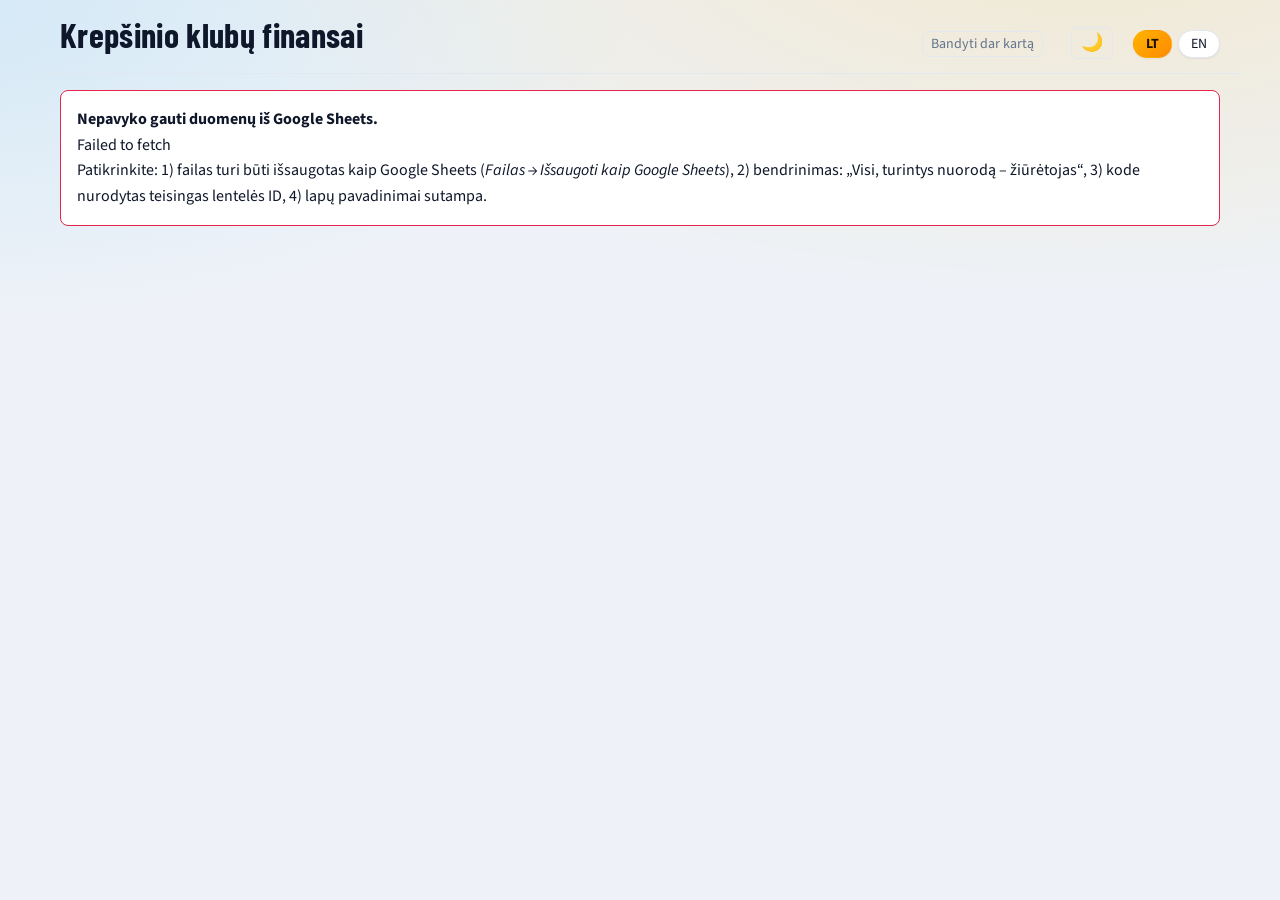
<file: index-33.html>
<!DOCTYPE html>
<html lang="lt">
<head>
<meta charset="utf-8">
<meta name="viewport" content="width=device-width, initial-scale=1">
<title>Krepšinio klubų finansai</title>
<link rel="preconnect" href="https://fonts.googleapis.com">
<link rel="stylesheet" href="https://fonts.googleapis.com/css2?family=Barlow+Condensed:wght@600;700&family=Source+Sans+3:wght@400;600&display=swap">
<style>
:root{--bg:#eef2f8;--card:#fff;--ink:#0f172a;--mute:#64748b;--line:#e2e8f0;--a:#ffb400;--b:#0ea5e9;--pos:#12a150;--neg:#e5254b;--sh:0 1px 2px rgba(15,23,42,.06),0 14px 34px -14px rgba(15,23,42,.25);--hd:'Barlow Condensed','Arial Narrow',sans-serif;--tx:'Source Sans 3',system-ui,sans-serif}
@media(prefers-color-scheme:dark){:root:not([data-t=light]){--bg:#0a1020;--card:#131c30;--ink:#f1f5f9;--mute:#9aa8bf;--line:#223052;--a:#ffc82e;--b:#38bdf8;--pos:#34e39a;--neg:#ff6b86;--sh:0 1px 2px #0008,0 16px 36px -14px #000c}}
:root[data-t=dark]{--bg:#0a1020;--card:#131c30;--ink:#f1f5f9;--mute:#9aa8bf;--line:#223052;--a:#ffc82e;--b:#38bdf8;--pos:#34e39a;--neg:#ff6b86;--sh:0 1px 2px #0008,0 16px 36px -14px #000c}
*{box-sizing:border-box}
body{margin:0;background:var(--bg);color:var(--ink);font:16px/1.45 var(--tx)}
header{display:flex;flex-wrap:wrap;gap:8px 20px;align-items:baseline;padding:18px 20px 0;max-width:1200px;margin:auto}
h1{font:700 34px/1 var(--hd);margin:0;letter-spacing:.01em}
#st{color:var(--mute);font-size:14px;margin-left:auto}
button{font:inherit;color:inherit;cursor:pointer}
button:focus-visible,input:focus-visible,a:focus-visible{outline:2px solid var(--b);outline-offset:2px}
.ic{background:none;border:1px solid var(--line);border-radius:6px;padding:2px 8px;margin-left:8px}
nav{display:flex;gap:4px;padding:14px 20px 0;max-width:1200px;margin:auto;overflow-x:auto;border-bottom:1px solid var(--line)}
nav button{background:none;border:0;border-bottom:3px solid transparent;font:700 20px var(--hd);padding:6px 12px;color:var(--mute);white-space:nowrap}
nav button[aria-selected=true]{color:var(--ink);border-color:var(--a)}
main{max-width:1200px;margin:auto;padding:16px 20px 60px}
.bar{display:flex;flex-wrap:wrap;gap:8px;align-items:center;margin-bottom:10px}
.chip{border:1px solid var(--line);background:var(--card);border-radius:99px;padding:3px 12px;font-size:14px}
.chip[aria-pressed=true]{background:var(--ink);color:var(--bg);border-color:var(--ink)}
input[type=search]{font:inherit;background:var(--card);color:var(--ink);border:1px solid var(--line);border-radius:8px;padding:6px 10px;min-width:200px;margin-left:auto}
.sum{color:var(--mute);font-size:14px;margin:0 0 10px}
.tw{overflow-x:auto;background:var(--card);border:1px solid var(--line);border-radius:8px}
table{border-collapse:collapse;width:100%;font-variant-numeric:tabular-nums}
th,td{padding:8px 12px;text-align:right;border-bottom:1px solid var(--line);white-space:nowrap}
th{font:700 16px var(--hd);color:var(--mute);cursor:pointer;user-select:none;position:sticky;top:0;background:var(--card)}
th.l,td.l{text-align:left}
th[aria-sort]{color:var(--ink)}
td.l{position:sticky;left:0;background:var(--card)}
td small{display:block;color:var(--mute);font-size:12px;line-height:1.1}
tr:last-child td{border-bottom:0}
.sh{display:inline-flex;align-items:center;gap:8px}
.sh i{display:inline-block;width:70px;height:8px;background:var(--b);border-radius:2px;overflow:hidden;opacity:.9}
.sh i b{display:block;height:100%;background:var(--a)}
.pos{color:var(--pos)}.neg{color:var(--neg)}.na{color:var(--mute)}
td a{margin-right:6px;color:var(--b)}
.cards{display:grid;grid-template-columns:repeat(auto-fill,minmax(300px,1fr));gap:12px}
.card{background:var(--card);border:1px solid var(--line);border-radius:8px;padding:14px 16px}
.card h3{font:700 22px var(--hd);margin:0 0 6px}.card h3 span{color:var(--mute);font-size:16px;margin-left:6px}
.card p{margin:0 0 8px;font-size:15px}
.msg{background:var(--card);border:1px solid var(--neg);border-radius:8px;padding:16px;line-height:1.6}
tr.c,tr.pc{cursor:pointer}tr.c:hover td,tr.pc:hover td{background:color-mix(in srgb,var(--a) 12%,var(--card))}
.cl{display:flex;align-items:center}.lw{display:inline-grid;margin-right:10px;flex:none}.lw>*{grid-area:1/1;margin:0}
.lg{width:30px;height:30px;border-radius:50%;object-fit:contain;background:#fff}.in{display:inline-flex;align-items:center;justify-content:center;color:#fff;font:700 12px var(--hd)}
#md{position:fixed;inset:0;background:#000a;display:none;align-items:flex-end;justify-content:center;z-index:9}#md.o{display:flex}
.sheet{background:var(--bg);width:min(900px,100%);max-height:92vh;overflow:auto;border-radius:14px 14px 0 0;padding:18px 20px 28px}
@media(min-width:800px){#md{align-items:center}.sheet{border-radius:14px}}
.kp{display:grid;grid-template-columns:repeat(auto-fit,minmax(140px,1fr));gap:10px;margin:12px 0}
.kp div{background:var(--card);border:1px solid var(--line);border-radius:8px;padding:8px 12px}.kp small{display:block;color:var(--mute);font-size:12px}.kp b{font:700 24px var(--hd)}
h2,h3{font-family:var(--hd);margin:8px 0 4px}h2{font-size:30px;margin:0}.top{display:flex;gap:8px;margin-bottom:10px}.top button{margin-left:auto}
.top button,.lk{border:1px solid var(--line);background:var(--card);border-radius:8px;padding:4px 12px;color:var(--ink);text-decoration:none;font-size:14px}
iframe{width:100%;height:calc(100vh - 150px);min-height:620px;border:1px solid var(--line);border-radius:8px;background:#fff}
#lang{display:flex;gap:6px}.pf{position:relative;cursor:help;border-bottom:1px dotted var(--mute)}.tip{display:none;position:absolute;left:0;top:140%;z-index:5;width:min(380px,80vw);background:var(--card);color:var(--ink);border:1px solid var(--line);border-radius:8px;padding:8px 10px;font-size:14px;line-height:1.4;box-shadow:0 6px 20px #0005}.pf:hover .tip,.pf:focus .tip{display:block}
body{background:radial-gradient(900px 380px at 85% -8%,color-mix(in srgb,var(--a) 16%,transparent),transparent),radial-gradient(700px 320px at -5% 0,color-mix(in srgb,var(--b) 12%,transparent),transparent),var(--bg);background-attachment:fixed}
.tw,.kp div,.card,.sheet,.chip{box-shadow:var(--sh)}.chip{border-radius:99px}.chip[aria-pressed=true]{background:linear-gradient(135deg,var(--a),#ff8a00);color:#1b1300;border-color:transparent;font-weight:700}
.pos,.neg{display:inline-block;padding:1px 10px;border-radius:99px;font-weight:700}.pos{color:var(--pos);background:color-mix(in srgb,var(--pos) 18%,transparent)}.neg{color:var(--neg);background:color-mix(in srgb,var(--neg) 18%,transparent)}
.sh i{background:color-mix(in srgb,var(--b) 28%,transparent);height:9px;border-radius:9px}.sh i b{background:linear-gradient(90deg,#ffd54a,#ff8a00);border-radius:9px}
.kp b{background:linear-gradient(135deg,var(--ink),color-mix(in srgb,var(--ink) 55%,var(--b)));-webkit-background-clip:text;background-clip:text;-webkit-text-fill-color:transparent}.kp b .pos,.kp b .neg{-webkit-text-fill-color:currentColor}
#th{font-size:18px;padding:2px 9px}.rl{height:44px;max-width:130px;object-fit:contain;background:#fff;border-radius:10px;padding:4px;box-shadow:var(--sh)}
.sx{position:relative;display:inline-block;margin-bottom:8px}.sx .opts{display:none;position:absolute;left:0;top:calc(100% - 2px);z-index:6;padding:10px;gap:6px;flex-wrap:wrap;width:min(430px,88vw);background:var(--card);border:1px solid var(--line);border-radius:14px;box-shadow:var(--sh)}.sx:hover .opts,.sx:focus-within .opts{display:flex}
.ms{display:none;font:inherit;background:var(--card);color:var(--ink);border:1px solid var(--line);border-radius:10px;padding:8px 10px;margin:0 0 10px;width:100%}
@media(max-width:720px){
 header{padding:14px 14px 0}h1{font-size:28px}#st{margin-left:0;width:100%}main{padding:12px 12px 60px}nav{padding:10px 12px 0}
 .bar{gap:6px}.bar.n{flex-wrap:nowrap;overflow-x:auto;padding-bottom:6px}.bar.n .chip{white-space:nowrap;flex:none}input[type=search]{width:100%;margin:0}
 .ms{display:block}.sum{font-size:13px}
 .tw{background:transparent;border:0;box-shadow:none;overflow:visible}
 .tw table,.tw tbody,.tw tr,.tw td{display:block}.tw thead{display:none}
 .tw tr{display:grid;grid-template-columns:1fr 1fr;gap:10px 14px;background:var(--card);border:1px solid var(--line);border-radius:16px;box-shadow:var(--sh);padding:14px;margin-bottom:12px}
 .tw td{border:0;padding:0;text-align:left;white-space:normal;position:static;background:transparent}
 .tw td.l{grid-column:1/-1;font-size:18px}.tw td.l small{display:block;margin-bottom:2px}
 .tw td[data-lb]:not(.l)::before{content:attr(data-lb);display:block;color:var(--mute);font-size:11px;font-weight:600;text-transform:uppercase;letter-spacing:.05em;margin-bottom:1px}
 .tw tr:hover td{background:transparent}.tw tr.c:active,.tw tr.pc:active{transform:scale(.99)}
 #md{align-items:flex-end}.sheet{max-height:94vh;max-height:94dvh;padding:14px 14px 30px;border-radius:20px 20px 0 0}h2{font-size:26px}
 .kp{grid-template-columns:1fr 1fr;gap:8px}.kp b{font-size:21px}.kp small{font-size:11px}
 .sx .opts{width:min(430px,calc(100vw - 24px))}
}
@media(max-width:720px){.tw.ch{background:var(--card);border:1px solid var(--line);box-shadow:var(--sh);border-radius:14px}.rl{height:38px;max-width:84px}.cl h2{overflow-wrap:anywhere}}
body.lk{position:fixed;left:0;right:0;width:100%;overflow:hidden}#md,.sheet{overscroll-behavior:contain}.sheet.sm{width:min(560px,100%)}.sheet{padding-top:0!important;max-height:92vh;max-height:92dvh}.top{position:sticky;top:0;z-index:3;background:var(--bg);padding:12px 0 8px;margin-bottom:6px}
.srcs{display:inline-flex;gap:6px;flex-wrap:wrap;vertical-align:middle}
.srcs a{display:inline-flex;align-items:center;justify-content:center;min-width:30px;height:30px;padding:0 6px;margin:0;border:1px solid var(--line);border-radius:8px;background:color-mix(in srgb,var(--b) 14%,var(--card));color:var(--b);font-weight:700;font-size:14px;text-decoration:none}
.srcs a:hover{background:color-mix(in srgb,var(--b) 28%,var(--card))}
.est{font-style:italic;text-decoration:underline dotted;text-decoration-color:var(--a);text-underline-offset:3px}
@media(max-width:720px),(pointer:coarse){.srcs{gap:10px}.srcs a{min-width:46px;height:46px;font-size:17px;border-radius:12px}.tw td.sc{grid-column:1/-1}}
.ctabs{display:flex;gap:4px;border-bottom:1px solid var(--line);margin:10px 0 12px}
.ctabs button{background:none;border:0;border-bottom:3px solid transparent;font:700 20px var(--hd);padding:6px 14px;color:var(--mute);margin:0}
.ctabs button[aria-selected=true]{color:var(--ink);border-color:var(--a)}
</style>
</head>
<body>
<header><h1 id="h1">Krepšinio klubų finansai</h1><span id="st">Kraunama…</span><button class="ic" id="th" aria-label="Tema"></button><span id="lang"><button class="chip" data-l="lt">LT</button> <button class="chip" data-l="en">EN</button></span></header>
<nav role="tablist" id="tabs"></nav>
<main id="out"></main>
<div id="md" aria-modal="true" role="dialog"><div class="sheet" id="sh"></div></div>
<script>
// ---- Nustatymai: Google lentelės ID (turi būti tikra Google Sheets lentelė, ne .xlsx) ----
const SHEET_ID="1cWx_skBNVz6XwtdFsHNX5Jhd2TwRLFiY";
// Kiekvienam lapui – galimi pavadinimai (su „/" ir be). Pirmas tinkamas naudojamas.
const SHEETS={b27:["Budgets 26/27","Budgets 2627"],b26:["Budgets 25/26","Budgets 2526"],w26:["World 25/26","World 2526"],att:["Attendance 25/26","Attendance 2526","Attendance"],sal:["Player Salaries"],hist:["Historical Budgets"]};
const C="Australia|Australija|AU;Austria|Austrija|AT;Belgium|Belgija|BE;Bosnia and Herzegovina|Bosnija ir Hercegovina|BA;Croatia|Kroatija|HR;Czech Republic|Čekija|CZ;Denmark|Danija|DK;Estonia|Estija|EE;Finland|Suomija|FI;France|Prancūzija|FR;Germany|Vokietija|DE;Greece|Graikija|GR;Hungary|Vengrija|HU;Israel|Izraelis|IL;Italy|Italija|IT;Japan|Japonija|JP;Latvia|Latvija|LV;Lithuania|Lietuva|LT;Montenegro|Juodkalnija|ME;North Macedonia|Šiaurės Makedonija|MK;Poland|Lenkija|PL;Portugal|Portugalija|PT;Romania|Rumunija|RO;Serbia|Serbija|RS;Slovakia|Slovakija|SK;Slovenia|Slovėnija|SI;Spain|Ispanija|ES;Turkey|Turkija|TR;United Arab Emirates|Jungtiniai Arabų Emyratai|AE;United Kingdom|Jungtinė Karalystė|GB;Ukraine|Ukraina|UA;Bulgaria|Bulgarija|BG;Georgia|Gruzija|GE;Cyprus|Kipras|CY;Netherlands|Nyderlandai|NL;Switzerland|Šveicarija|CH;Sweden|Švedija|SE;Norway|Norvegija|NO;Iceland|Islandija|IS;Kosovo|Kosovas|XK;Azerbaijan|Azerbaidžanas|AZ;Ireland|Airija|IE;Albania|Albanija|AL;Russia|Rusija|RU".split(";").map(s=>s.split("|"));
const NAT=Object.fromEntries(C.map(c=>[c[0],c[1]])),FL=Object.fromEntries(C.map(c=>[c[1],c[2]]));
const flag=n=>FL[n]?String.fromCodePoint(...[...FL[n]].map(c=>127397+c.charCodeAt(0)))+" ":"";
const LT2EN=Object.fromEntries(C.map(c=>[c[1],c[0]])),dn=n=>LANG==="en"?(LT2EN[n]||n):n;
let nf=new Intl.NumberFormat("lt-LT",{maximumFractionDigits:0});
const eur=n=>n==null?"–":nf.format(n)+" €";
const E=(t,e)=>e?`<span class="est">~${t}</span>`:t,eE=(n,e)=>E(eur(n),e&&n!=null);
const esc=s=>String(s??"").replace(/[&<>"]/g,c=>({"&":"&amp;","<":"&lt;",">":"&gt;",'"':"&quot;"}[c]));
const norm=s=>String(s).toLowerCase().normalize("NFD").replace(/[^a-z0-9]/g,"");
const nat=n=>NAT[n]||n;
const num=v=>{if(v==null)return null;const s=String(v).replace(/[\s\u00a0€$%~≈*]/g,"").replace(/,/g,"");if(!/^-?\d/.test(s))return null;const n=parseFloat(s);return isNaN(n)?null:n};
const est=v=>num(v)!=null&&/[~≈*]/.test(String(v));
const txt=v=>{const s=String(v??"").trim();return(s===""||s==="-"||s[0]==="#")?"":s};
function csv(t){const R=[];let r=[],c="",q=0;for(let i=0;i<t.length;i++){const h=t[i];
 if(q){if(h=='"'){if(t[i+1]=='"'){c+='"';i++}else q=0}else c+=h}
 else if(h=='"')q=1;else if(h==","){r.push(c);c=""}else if(h=="\n"){r.push(c);R.push(r);r=[];c=""}else if(h!="\r")c+=h}
 if(c||r.length){r.push(c);R.push(r)}return R}
let DEF;
async function raw(n){
 const res=await fetch(`https://docs.google.com/spreadsheets/d/${SHEET_ID}/gviz/tq?tqx=out:csv&headers=0&sheet=${encodeURIComponent(n)}`);
 const t=await res.text();
 if(!res.ok||/^\s*</.test(t))throw new Error(`Lapas „${n}" neatsidaro (HTTP ${res.status})`);
 return t}
// Jei lapo pavadinimas neegzistuoja, Google tyliai grąžina pirmą lapą – tokį atsakymą atmetame
async function load(names,first){
 for(const n of names){const t=await raw(n);if(first||t!==DEF)return csv(t)}
 throw new Error(`Lapas „${names[0]}" nerastas – patikrinkite jo pavadinimą lentelėje`)}
// Suranda lenteles, kurių antraštės eilutė prasideda reikšme hdr antrame stulpelyje
function blocks(rows,hdr){const out=[];let title="";
 for(let i=0;i<rows.length;i++){const a=(rows[i][1]||"").trim();
  if(a===hdr){const h=rows[i].map(x=>x.trim()),d=[];let j=i+1;
   while(j<rows.length){const b=(rows[j][1]||"").trim();if(!b||b===hdr||/^Vidurkis/.test(b))break;d.push(rows[j]);j++}
   out.push({title,h,d});i=j-1}
  else if(a)title=a}
 return out}
const ix=(h,re)=>h.findIndex(x=>re.test(x));
function budgets(rows,season,world){const o=[];
 for(const b of blocks(rows,"Nation")){/* Google CSV „pameta" antraštes skaitinių stulpelių viršuje, todėl stulpeliai imami pagal vietą: B šalis, C klubas, D biudžetas, E algos, H vieta, I Europa, J+ šaltiniai */
  const sn=season==="H"?(b.title.match(/(\d\d)\s*\/\s*(\d\d)\s*$/)||[]).slice(1).join("/"):season;if(!sn)continue;
  const q=season==="26/27"?1:0,c={n:1,club:2,t:3,s:4,p:6+q,e:7+q};
  const src=[8,9,10,11].map(i=>i+q);
  for(const r of b.d){if(!txt(r[c.club]))continue;
   o.push({season:sn,nation:nat(r[1].trim()),club:r[c.club].trim(),total:num(r[c.t]),sal:num(r[c.s]),place:num(r[c.p]),eu:txt(r[c.e]).replace(/^https?:.*/,""),est:{total:est(r[c.t]),sal:est(r[c.s])},src:src.map(i=>(r[i]||"").trim()).filter(u=>/^https?:/.test(u))})}}
 return o}
const AD={French:"France",German:"Germany",Spanish:"Spain",Italian:"Italy",Lithuanian:"Lithuania",Greek:"Greece",Turkish:"Turkey",Israeli:"Israel",Polish:"Poland",Serbian:"Serbia",Latvian:"Latvia",Estonian:"Estonia",Finnish:"Finland"};
const fr=v=>{const n=num(v);return n==null?null:/%/.test(String(v))||n>1.5?n/100:n};
function attendance(rows){const o=[];let title="";
 for(const r of rows){const a=(r[1]||"").trim();if(!a||a==="Club"||a==="Klubas")continue;
  if(num(r[5])==null&&num(r[6])==null){title=a;continue}
  const m=title.match(/^(\w+) league/i),nation=m&&AD[m[1]]?nat(AD[m[1]]):title.replace(/\s*\(.*/,"").replace(/ league$/i,"");
  const nums=String(r[6]).split("/").map(num).filter(x=>x!=null),avg=num(r[5]),cap=nums.length?nums[nums.length-1]:null;
  o.push({nation,club:a,city:txt(r[2]),avg,cap,est:{avg:est(r[5]),cap:est(r[6])},fill:fr(r[7])??(avg!=null&&cap?avg/cap:null),expE:num(r[11]),idxE:num(r[12]),expL:num(r[13]),idxL:num(r[14]),profile:txt(r[15]),place:num(r[16])})}
 return o}
function salaries(rows){const o=[];
 for(const b of blocks(rows,"Role")){const g=i=>i;
  for(const r of b.d){if(!txt(r[2]))continue;
   o.push({role:r[1].trim(),name:r[2].trim(),country:nat((r[3]||"").trim()),team:txt(r[4]),season:txt(r[5]),value:num(r[6]),len:txt(r[7]),month:num(r[8]),est:{value:est(r[6]),month:est(r[8])},src:[9,10,11,12].map(i=>(r[i]||"").trim()).filter(u=>/^https?:/.test(u))})}}
 return o}
function taxes(rows){return rows.filter(r=>txt(r[3])&&!/^https?:/.test(r[1])).map(r=>({country:r[1].trim(),season:txt(r[2]),text:r[3].trim(),src:(r[4]||"").trim()}))}

const EN={"Krepšinio klubų finansai":"Basketball Club Finances","Kraunama…":"Loading…","Atnaujinta":"Updated","Atnaujinti":"Refresh","Bandyti dar kartą":"Try again","Nepavyko gauti duomenų iš Google Sheets.":"Could not load data from Google Sheets.","Biudžetai":"Budgets","Biudžeto pokytis (€)":"Budget change (€)","Lankomumas":"Attendance","Žaidėjų algos":"Player salaries","Mokesčių skaičiuoklė":"Tax calculator","Klubas":"Club","Bendras biudžetas":"Total budget","Atlyginimų biudžetas":"Salary budget","Atlyginimų dalis":"Salary share","Biudžeto pokytis":"Budget change","Vieta lygoje":"League place","Europos turnyras":"European competition","Europa":"Europe","Šaltiniai":"Sources","Šaltinis":"Source","nuoroda":"link","Vid. lankomumas":"Avg. attendance","Užpildymas":"Filling rate","Profilis":"Profile","Žaidėjas / treneris":"Player / coach","Komanda":"Team","Šalis":"Country","Sezonas":"Season","sezonas":"season","Sutarties vertė":"Contract value","Trukmė":"Length","Mėnesio alga":"Monthly salary","Visos":"All","Ieškoti…":"Search…","Paieška":"Search","įrašų, iš jų pilnų duomenų:":"records, with complete data:","vidutinė atlyginimų dalis":"average salary share","(iš ":"(of ","Rodoma pirmos 300 eilučių – siaurinkite paieška ar filtru.":"Showing the first 300 rows – narrow down with search or filter.","Tušti langeliai rodomi „–“ ir į vidurkius neįtraukiami.":"Empty cells are shown as “–” and excluded from averages.","Nieko nerasta":"Nothing found","Uždaryti":"Close","← Atgal":"← Back","Lankomumas 2025/26":"Attendance 2025/26","Galima arenos talpa":"Available arena capacity","Tikėtinas lankomumas tokioje rinkoje (Europos kontekste)":"Expected attendance for such a market (European context)","Tikėtinas lankomumas savos lygos kontekste":"Expected attendance in own-league context","Lankomumo indeksas vs Europa":"Attendance index vs Europe","Lankomumo indeksas vs savo lyga":"Attendance index vs own league","Žaidėjai ir algos":"Players and salaries","Vardas":"Name","Rolė":"Role","Spauskite žaidėją, kad matytumėte visą algų istoriją.":"Click a player to see the full salary history.","Mėnesio algos pokytis (€)":"Monthly salary change (€)","Algų istorija":"Salary history","įrašų:":"records:","čempionai":"champions","Pareigos":"Role","apytikslė reikšmė":"estimated value"};
C.forEach(c=>EN[c[1]]=c[0]);
const PAIRS=Object.entries(EN).sort((x,y)=>y[0].length-x[0].length).map(([k,v])=>[new RegExp("(?<![\\p{L}])"+k.replace(/[.*+?^${}()|[\]\\]/g,"\\$&")+"(?![\\p{L}])","gu"),v]);
let LANG=(()=>{try{return localStorage.getItem("lang")||"lt"}catch(e){return"lt"}})(),stH="";
const tr=s=>LANG==="en"?PAIRS.reduce((a,[re,v])=>a.replace(re,v),s):s;
const setSt=s=>{stH=s;$("st").innerHTML=tr(s)};
function setLang(l){LANG=l;try{localStorage.setItem("lang",l)}catch(e){}
 nf=new Intl.NumberFormat(l==="en"?"en-GB":"lt-LT",{maximumFractionDigits:0});document.documentElement.lang=l;
 $("h1").textContent=tr("Krepšinio klubų finansai");document.title=$("h1").textContent;
 document.querySelectorAll("#lang button").forEach(b=>b.setAttribute("aria-pressed",b.dataset.l===l));
 setSt(stH);closeAll();if(D.bud)render()}
// ---- Būsena ir atvaizdavimas ----
const RL='<img class="rl" src="https://rytasvilnius.lt/en/wp-content/uploads/sites/3/2024/07/rytas.png" alt="Rytas" onerror="this.remove()">';
const cmp=v=>v>=1e6?(v/1e6).toFixed(1)+"M":Math.round(v/1000)+"k";
function chart(it,sel,aria){const n=it.length,st=38,bw=24,f=10,base=92,mb=56,mx=Math.max(...it.map(x=>x.v||0),1),W=Math.max(n*st+14,110),Hh=122;
 return`<div class="tw ch" style="padding:8px 10px"><svg viewBox="0 0 ${W} ${Hh}" style="display:block;width:100%;max-width:${W}px;height:auto" role="img" aria-label="${aria}"><defs><linearGradient id="gy" x1="0" y1="0" x2="0" y2="1"><stop offset="0" stop-color="#ffd84d"/><stop offset="1" stop-color="#ff8a00"/></linearGradient></defs>${it.map((p,i)=>{const x=i*st+8,c=x+bw/2,bh=p.v?p.v/mx*mb:0,s=p.l===sel,val=p.v?cmp(p.v):"–",fw=s?800:500;
  return`<g ${p.a||""} ${p.a?'style="cursor:pointer"':""}><title>${esc(p.t)}</title>${p.a?`<rect x="${x-5}" y="0" width="${bw+10}" height="${Hh}" fill="transparent"/>`:""}<rect x="${x}" y="${base-bh}" width="${bw}" height="${Math.max(bh,2)}" rx="4" fill="url(#gy)" ${s?'stroke="var(--ink)" stroke-width="2"':'opacity=".92"'}/>${s?`<text x="${c}" y="${base-bh-19}" text-anchor="middle" font-size="9" fill="var(--ink)">▼</text>`:""}<text x="${c}" y="${base-bh-5}" text-anchor="middle" font-size="${f}" font-weight="${fw}" fill="var(--ink)">${val}</text><text x="${c}" y="${base+15}" text-anchor="middle" font-size="${f}" font-weight="${s?800:400}" fill="${s?"var(--ink)":"var(--mute)"}">${esc(p.l)}</text>${p.s?`<text x="${c}" y="${base+28}" text-anchor="middle" font-size="8" fill="var(--mute)">${esc(p.s)}</text>`:""}</g>`}).join("")}</svg></div>`}
const sx=(cur,list,mk)=>list.length>1?`<div class="sx"><button class="chip cur" aria-pressed="true">${cur} ▾</button><div class="opts">${list.map(mk).join("")}</div></div>`:`<button class="chip" aria-pressed="true">${cur}</button>`;
let TH=(()=>{try{return localStorage.getItem("theme")||""}catch(e){return""}})();
const isDark=()=>TH?TH==="dark":matchMedia("(prefers-color-scheme:dark)").matches;
function syncTheme(){const f=document.querySelector("iframe");try{f.contentDocument.documentElement.setAttribute("data-t",isDark()?"dark":"light")}catch(e){}}
function setTheme(t){TH=t;document.documentElement.setAttribute("data-t",t);try{localStorage.setItem("theme",t)}catch(e){}$("th").textContent=isDark()?"☀️":"🌙";syncTheme()}
let LOGOS={},V=[],H=[];
const tk=s=>String(s||"").toLowerCase().normalize("NFD").replace(/[\u0300-\u036f]/g,"").split(/[^a-z0-9]+/).filter(Boolean);
const same=(a,b)=>{const x=tk(a),y=tk(b);if(!x.length||!y.length)return false;if(x.join("")===y.join(""))return true;const[s,l]=x.length<=y.length?[x,y]:[y,x];return s.join("").length>3&&s.every(w=>l.includes(w))};
const logo=n=>{const u=LOGOS[norm(n)],i=n.split(/\s+/).slice(0,2).map(w=>w[0]).join("").toUpperCase();
 return`<span class="lw"><span class="lg in" style="background:hsl(${[...n].reduce((a,c)=>(a*31+c.charCodeAt(0))%360,7)} 40% 38%)">${esc(i)}</span>${u?`<img class="lg" src="${esc(u)}" alt="" loading="lazy" onerror="this.remove()">`:""}</span>`};
const n0=n=>n==null?"–":nf.format(n),f2=n=>n==null?"–":n.toFixed(2).replace(".",LANG==="en"?".":",");
const PROF=[
[/strong in europe and own/i,"Stipri Europoje ir savo lygoje","Pritraukia aiškiai daugiau žiūrovų nei tikėtasi – ir savo lygoje, ir palyginus su Europos klubais. Pagal bet kokį matą – vienas geriausiai žiūrovus pritraukiančių klubų.","Draws clearly more fans than expected, both in its own league and compared with clubs across Europe. A top fan-attraction club by any measure."],
[/strong in own league.*line with europe/i,"Stipri savo lygoje, atitinka Europos lygį","Lenkia panašaus dydžio rinkos šalies varžovus ir pritraukia maždaug tiek žiūrovų, kiek tipiškas tokio dydžio Europos klubas.","Outperforms its domestic rivals of similar market size and draws about as many fans as a typical European club of its size."],
[/strong (for its|in own) league.*below|strong for its league/i,"Stipri savo lygoje (žemiau Europos)","Išsiskiria savo lygoje, bet visa lyga pritraukia mažiau žiūrovų nei kitos, todėl klubas vis tiek atsilieka nuo panašių Europos klubų.","A standout in its own league, but the league as a whole draws fewer fans than others, so the club still trails comparable European clubs."],
[/in line with own league.*above/i,"Atitinka savo lygą, aukščiau Europos","Pritraukia maždaug tiek, kiek tikimasi savo lygoje. Kadangi lyga populiari, klubas vis tiek viršija Europos vidurkį.","Draws about what's expected in its own league. Because that league is popular, this still puts the club above the European average."],
[/in line with expectations/i,"Atitinka lūkesčius (lyga ir Europa)","Pritraukia maždaug tiek žiūrovų, kiek tikėtasi – ir savo lygoje, ir Europoje. Nei išsiskiria, nei atsilieka.","Draws about as many fans as expected, both in its own league and across Europe. Neither a standout nor a laggard."],
[/in line with own league.*below/i,"Atitinka savo lygą, žemiau Europos","Rodo tikėtą rezultatą tarp šalies varžovų, bet jo lyga pritraukia mažiau žiūrovų nei kitos, todėl atsilieka nuo panašių Europos klubų.","Performs as expected among domestic rivals, but its league draws fewer fans than others, so it falls short of comparable European clubs."],
[/capacity/i,"Apribota talpos (arena pilna)","Lankomumas mažesnis nei tikėtasi, bet arena beveik pilna per kiekvienas rungtynes. Skaičius riboja pastatas, o ne susidomėjimo trūkumas; tikroji paklausa tikriausiai didesnė.","Attendance is below expected, but the arena is nearly full every game. The building, not a lack of interest, holds the numbers back; real demand is likely higher."],
[/helped by/i,"Padeda stipri lyga (yra tuščių vietų)","Pritraukia mažiau žiūrovų nei tikėtasi savo lygoje, arenoje yra tuščių vietų, bet bendras lygos populiarumas išlaiko klubą Europos vidurkio lygyje ar aukščiau.","Draws fewer fans than expected for its league, with empty seats in the arena, but the league's overall popularity keeps it at or above the European average."],
[/low interest/i,"Mažas susidomėjimas (yra tuščių vietų)","Pritraukia mažiau žiūrovų nei tikėtasi ir savo lygoje, ir Europoje, arenoje yra tuščių vietų. Silpniausias žiūrovų pritraukimas šiame palyginime.","Draws fewer fans than expected in its own league and across Europe, and its arena has empty seats. Weakest fan attraction in the comparison."]];
const pf=p=>PROF.find(x=>x[0].test(p||"")),pl=p=>{const x=pf(p);return LANG==="lt"&&x?x[1]:p},pd=p=>{const x=pf(p);return x?(LANG==="lt"?x[2]:x[3]):""};
const attBlock=a=>`<h3>Lankomumas 2025/26</h3><div class="kp">${kp("Vid. lankomumas",E(n0(a.avg),a.avg!=null&&a.est&&a.est.avg))}${kp("Galima arenos talpa",E(n0(a.cap),a.cap!=null&&a.est&&a.est.cap))}${kp("Užpildymas",pct(a.fill))}</div><div class="kp">${kp("Tikėtinas lankomumas tokioje rinkoje (Europos kontekste)",n0(a.expE))}${kp("Lankomumo indeksas vs Europa",f2(a.idxE))}</div><div class="kp">${kp("Tikėtinas lankomumas savos lygos kontekste",n0(a.expL))}${kp("Lankomumo indeksas vs savo lyga",f2(a.idxL))}</div>${a.profile?`<p class="sum"><b>Profilis:</b> <span class="pf" tabindex="0">${esc(pl(a.profile))}${pd(a.profile)?` ⓘ<span class="tip">${esc(pd(a.profile))}</span>`:""}</span></p>`:""}`;
const kp=(l,v)=>`<div><small>${l}</small><b>${v}</b></div>`;
const pct=n=>n==null?"–":Math.round(n*100)+"%";
const cell=r=>`<span title="${esc(r.nation)}">${flag(r.country||r.nation)}</span><b>${esc(r.club)}</b>`;
let HP=0,LY=0,RP=false;
function show(html){H.push(html);if(RP)RP=false;else{history.pushState({m:1},"");HP++}draw()}
function closeAll(){const n=HP;H=[];HP=0;draw();if(n)history.go(-n)}
addEventListener("popstate",()=>{if(HP>0){HP--;H.pop();draw()}});
function draw(){const m=$("md"),b=document.body;
 if(!H.length){m.classList.remove("o");if(b.classList.contains("lk")){b.classList.remove("lk");b.style.top="";scrollTo(0,LY)}return}
 if(!b.classList.contains("lk")){LY=scrollY;b.style.top=-LY+"px";b.classList.add("lk")}
 const cur=H[H.length-1];$("sh").className="sheet"+(cur.startsWith("<!--sm-->")?" sm":"");
 $("sh").innerHTML=tr(`<div class="top"><button id="bk" style="margin:0">← Atgal</button><button id="cl">Uždaryti ✕</button></div>`+cur);m.classList.add("o");$("sh").scrollTop=0;requestAnimationFrame(()=>{$("sh").scrollTop=0})}
function club(name,nation,season,rep,mode){
 if(rep){H.pop();RP=true}
 const m=r=>(!nation||r.nation===nation||r.country===nation)&&same(r.club,name),A=D.att.find(m),
  ss=[...new Set([...D.bud.filter(r=>m(r)&&(r.total!=null||r.sal!=null)).map(r=>r.season),...D.sal.filter(p=>same(p.team,name)).map(p=>p.season)])].filter(Boolean).sort().reverse(),
  at=!!A&&(mode==="att"||!ss.length);
 if(!at&&ss.length&&!ss.includes(season))season=ss[0];
 const b=budgetRows(season).find(m),a=A,
  ps=at?[]:D.sal.filter(p=>p.season===season&&same(p.team,name)).sort((x,y)=>(y.month||0)-(x.month||0)),nm=b?b.club:a?a.club:name,nt=b?b.nation:a?(a.country||a.nation):nation,
  tabs=A&&ss.length?`<div class="ctabs" role="tablist">${[["bud","Biudžetai"],["att","Lankomumas"]].map(([k,l])=>`<button role="tab" data-ct="${k}" data-n="${esc(name)}" data-nat="${esc(nation)}" data-ss="${season}" aria-selected="${(k==="att")===at}">${l}</button>`).join("")}</div>`:"";
 const bh=[...new Map(D.bud.filter(m).filter(r=>r.total!=null).sort((x,y)=>x.season.localeCompare(y.season)).map(r=>[r.season,r])).values()];
 const w7=(()=>{const i=bh.findIndex(r=>r.season===season),s=Math.max(0,Math.min(bh.length-7,i<0?bh.length-7:i-3));return bh.slice(s,s+7)})();
 show(`<div class="cl" style="gap:12px;flex-wrap:nowrap">${/rytas/i.test(nm)?RL:""}<h2 style="min-width:0">${esc(nm)}</h2></div><p class="sum">${flag(nt)}${esc(nt)}${at?"":" · sezonas "+season}</p>`+tabs
 +(!at&&ss.length>1?sx(season,ss,s=>`<button class="chip" data-cs="${s}" data-n="${esc(name)}" data-nat="${esc(nation)}" aria-pressed="${s===season}">${s}</button>`):"")
 +(/rytas/i.test(nm)?`<div class="bar">${["BCL čempionai 2026","Eurocup čempionai 2x","LKL čempionai 7x"].map(t=>`<span class="chip">🏆 ${t}</span>`).join("")}</div><div class="cl" style="gap:14px;margin:4px 0 8px">${[["rytas-1.jpg","Darius Gudelis","CEO"],["rytas-2.jpg","Mindaugas Brazys","President"]].map(([f,n,t])=>`<figure style="margin:0;text-align:center"><img src="${f}" alt="${n}" onerror="this.parentNode.remove()" style="width:64px;height:64px;border-radius:50%;object-fit:cover;object-position:50% 20%"><figcaption class="sum" style="margin:2px 0 0">${n}<br>${t}</figcaption></figure>`).join("")}</div>`:"")
 +(b&&!at?`<div class="kp">${kp("Bendras biudžetas",eE(b.total,b.est&&b.est.total))}${kp("Atlyginimų biudžetas",eE(b.sal,b.est&&b.est.sal))}${kp("Atlyginimų dalis",pct(b.share))}${b.chg==null?"":kp("Biudžeto pokytis",`<span class="${b.chg>=0?"pos":"neg"}">${b.chg>=0?"+":""}${pct(b.chg)}</span>`)}${b.place?kp("Vieta lygoje",b.place):""}${b.eu?kp("Europa",esc(b.eu)):""}</div><p class="sum">Šaltiniai: ${links(b)}</p>`:"")
 +(!at&&bh.length>1?"<h3>Biudžeto pokytis (€)</h3>"+chart(w7.map(r=>({l:r.season,v:r.total,s:"",t:r.season+": "+eur(r.total),a:`data-cs="${r.season}" data-n="${esc(name)}" data-nat="${esc(nation)}"`})),season,"Biudžeto pokytis"):"")
 +(at&&a?attBlock(a):"")
 +(ps.length?`<h3>Žaidėjai ir algos (${season})</h3><div class="tw"><table><thead><tr><th class="l">Vardas</th><th>Pareigos</th><th>Mėnesio alga</th><th>Sutarties vertė</th></tr></thead><tbody>${ps.map(p=>`<tr class="pc" data-p="${esc(p.name)}"><td class="l"><b>${esc(p.name)}</b></td><td data-lb="Pareigos">${esc(p.role)||"–"}</td><td data-lb="Mėnesio alga">${eE(p.month,p.est&&p.est.month)}</td><td data-lb="Sutarties vertė">${eE(p.value,p.est&&p.est.value)}</td></tr>`).join("")}</tbody></table></div><p class="sum">Spauskite žaidėją, kad matytumėte visą algų istoriją.</p>`:""))}
function player(name){
 const h=D.sal.filter(p=>norm(p.name)===norm(name)).sort((x,y)=>(x.season||"").localeCompare(y.season||"")),mx=Math.max(...h.map(p=>p.month||0),1),w=Math.max(320,h.length*64);
 const svg=chart(h.slice(-7).map(p=>({l:p.season,v:p.month,s:(p.team||"").slice(0,9),t:(p.role?p.role+" · ":"")+(p.team||"")+" "+(p.season||""),a:`data-club="${esc(p.team)}" data-season="${esc(p.season)}"`})),null,"Mėnesio algos pokytis");
 show(`${h.length<=2?"<!--sm-->":""}<h2>${esc(h[0]?h[0].name:name)}</h2>${h.length>1?`<h3>Mėnesio algos pokytis (€)</h3>${svg}`:""}<h3>Algų istorija</h3><div class="tw"><table><thead><tr><th class="l">Sezonas</th><th>Pareigos</th><th>Komanda</th><th>Sutarties vertė</th><th>Trukmė</th><th>Mėnesio alga</th><th>Šaltiniai</th></tr></thead><tbody>${h.map(p=>`<tr class="pc" data-club="${esc(p.team)}" data-season="${esc(p.season)}"><td class="l">${esc(p.season)||"–"}</td><td data-lb="Pareigos">${esc(p.role)||"–"}</td><td data-lb="Komanda">${esc(p.team)||"–"}</td><td data-lb="Sutarties vertė">${eE(p.value,p.est&&p.est.value)}</td><td data-lb="Trukmė">${esc(p.len)||"–"}</td><td data-lb="Mėnesio alga">${eE(p.month,p.est&&p.est.month)}</td><td class="sc" data-lb="Šaltiniai">${links(p)}</td></tr>`).join("")}</tbody></table></div>`)}
const D={};const S={tab:"bud",season:"26/27",nation:"",q:"",sort:{bud:["total",-1],att:["avg",-1],sal:["month",-1]}};
const TABS=[["bud","Biudžetai"],["att","Lankomumas"],["sal","Žaidėjų algos"],["tax","Mokesčių skaičiuoklė"]];
const money=k=>({k,v:r=>r[k],f:r=>r[k]==null?'<span class="na">–</span>':E(eur(r[k]),r.est&&r.est[k])});
const host=u=>{try{return new URL(u).hostname.replace(/^www\./,"")}catch(e){return u}};
const links=r=>{const a=(r.src||[]).slice(0,4);return a.length?`<span class="srcs">${a.map((u,i)=>`<a href="${esc(u)}" target="_blank" rel="noopener" title="${esc(host(u))}" aria-label="Šaltinis ${i+1}: ${esc(host(u))}">${i+1}</a>`).join("")}</span>`:'<span class="na">–</span>'};
function dedupe(a){const o=[];for(const x of a){
 const m=o.find(y=>y.season===x.season&&(norm(y.club)===norm(x.club)||(y.nation===x.nation&&same(y.club,x.club))));
 if(!m)o.push({...x});else{for(const k in x)if(k!=="src"&&k!=="est"&&(m[k]==null||m[k]==="")){m[k]=x[k];if(x.est&&x.est[k])(m.est=m.est||{})[k]=true};if(x.src)m.src=[...new Set([...(m.src||[]),...x.src])]}}return o}
function budgetRows(se=S.season){
 const key=(s,r)=>s+"|"+r.nation+"|"+norm(r.club),M=new Map(D.bud.map(r=>[key(r.season,r),r])),pv=String(+se.slice(0,2)-1).padStart(2,"0")+"/"+String(+se.slice(3)-1).padStart(2,"0");
 return D.bud.filter(r=>r.season===se).map(r=>{const p=M.get(key(pv,r));
  return{...r,share:r.total&&r.sal!=null?r.sal/r.total:null,chg:r.total&&p&&p.total?r.total/p.total-1:null}})}
const COLS={
 bud:[{k:"club",l:1,label:"Klubas",v:r=>r.club,f:cell},
  {...money("total"),label:"Bendras biudžetas"},{...money("sal"),label:"Atlyginimų biudžetas"},
  {k:"share",label:"Atlyginimų dalis",v:r=>r.share,f:r=>r.share==null?'<span class="na">–</span>':`<span class="sh">${Math.round(r.share*100)}%<i><b style="width:${Math.min(100,r.share*100)}%"></b></i></span>`},
  {k:"chg",label:"Biudžeto pokytis",v:r=>r.chg,f:r=>r.chg==null?'<span class="na">–</span>':`<span class="${r.chg>=0?"pos":"neg"}">${r.chg>=0?"+":""}${Math.round(r.chg*100)}%</span>`},
  {k:"place",label:"Vieta lygoje",v:r=>r.place,f:r=>r.place??"–"},
  {k:"src",cls:"sc",label:"Šaltiniai",nosort:1,v:r=>r.src.length||"",f:links}],
 att:[{k:"club",l:1,label:"Klubas",v:r=>r.club,f:cell},
  {k:"avg",label:"Vid. lankomumas",v:r=>r.avg,f:r=>r.avg==null?"–":E(nf.format(r.avg),r.est&&r.est.avg)},
  {k:"fill",label:"Užpildymas",v:r=>r.fill,f:r=>r.fill==null?'<span class="na">–</span>':`<span class="sh">${Math.round(r.fill*100)}%<i><b style="width:${Math.min(100,r.fill*100)}%"></b></i></span>`},
  {k:"profile",l:1,label:"Profilis",v:r=>r.profile,f:r=>r.profile?`<span style="display:inline-block;max-width:300px;overflow:hidden;text-overflow:ellipsis;vertical-align:bottom" title="${esc(pl(r.profile))}">${esc(pl(r.profile))}</span>`:"–"}],
 sal:[{k:"name",l:1,label:"Žaidėjas / treneris",v:r=>r.name,f:r=>`<small>${esc(r.role)}</small><b>${esc(r.name)}</b>`},
  {k:"team",label:"Komanda",v:r=>r.team,f:r=>esc(r.team)||"–"},{k:"country",label:"Šalis",v:r=>r.country,f:r=>flag(r.country)+esc(r.country)},
  {k:"season",label:"Sezonas",v:r=>r.season,f:r=>esc(r.season)||"–"},
  {k:"value",label:"Sutarties vertė",v:r=>r.value,f:r=>eE(r.value,r.est&&r.est.value)},{k:"len",label:"Trukmė",v:r=>r.len,f:r=>esc(r.len)||"–"},
  {k:"month",label:"Mėnesio alga",v:r=>r.month,f:r=>eE(r.month,r.est&&r.est.month)},
  {k:"src",cls:"sc",label:"Šaltiniai",nosort:1,v:r=>r.src.length||"",f:links}]};
function sorted(rows,key,cols){const[k,d]=S.sort[key],c=cols.find(x=>x.k===k)||cols[0];
 return[...rows].sort((a,b)=>{const x=c.v(a),y=c.v(b),nx=x==null||x==="",ny=y==null||y==="";if(nx||ny)return nx-ny;
  return(typeof x==="string"?x.localeCompare(y,"lt"):x-y)*d})}
function table0(key,all){
 const SEAS=[...new Set(D.bud.filter(r=>r.total!=null||r.sal!=null).map(r=>r.season))].sort().reverse();
 const q=norm(S.q),nations=[...new Set(all.map(r=>r.nation||r.country))].filter(Boolean).sort((x,y)=>dn(x).localeCompare(dn(y),LANG==="en"?"en":"lt"));
 let rows=all.filter(r=>(!S.nation||(r.nation||r.country)===S.nation)&&(!q||norm([r.club,r.name,r.team,r.nation,r.country].join(" ")).includes(q)));
 const cols=COLS[key].filter(c=>rows.some(r=>{const v=c.v(r);return v!=null&&v!==""})||c.k==="club");
 rows=sorted(rows,key,cols);
 const[sk,sd]=S.sort[key];
 const full=rows.filter(r=>key==="bud"?r.total!=null&&r.sal!=null:key==="att"?r.fill!=null:r.month!=null||r.value!=null).length;
 const sh=rows.filter(r=>r.share!=null),avg=sh.length?Math.round(sh.reduce((s,r)=>s+r.share,0)/sh.length*100):null;
 const hasEst=rows.some(r=>r.est&&Object.values(r.est).some(Boolean));
 const seasons=key==="bud"?sx("Sezonas "+S.season,SEAS,s=>`<button class="chip" data-season="${s}" aria-pressed="${S.season===s}">Sezonas ${s}</button>`):"";
 const chips=`<div class="bar"><input type="search" id="q" placeholder="Ieškoti…" value="${esc(S.q)}" aria-label="Paieška" style="margin:0"></div><div class="bar n"><button class="chip" data-nation="" aria-pressed="${!S.nation}">Visos</button>${nations.map(n=>`<button class="chip" data-nation="${esc(n)}" aria-pressed="${S.nation===n}">${flag(n)}${esc(n)}</button>`).join("")}</div>`;
 const head=cols.map(c=>`<th class="${c.l?"l":""}" ${c.nosort?"":`data-k="${c.k}" tabindex="0"`} ${sk===c.k?`aria-sort="${sd>0?"ascending":"descending"}"`:""}>${c.label}${sk===c.k?(sd>0?" ▲":" ▼"):""}</th>`).join("");
 V=rows;const body=rows.slice(0,300).map((r,i)=>`<tr class="c" data-i="${i}">${cols.map(c=>`<td class="${c.l?"l":""} ${c.cls||""}" data-lb="${c.label}">${c.f(r)}</td>`).join("")}</tr>`).join("");
 return`${seasons}${chips}<p class="sum">${rows.length} įrašų, iš jų pilnų duomenų: ${full}${avg!=null?` · vidutinė atlyginimų dalis: ${avg}% (iš ${sh.length})`:""}. ${rows.length>300?" Rodoma pirmos 300 eilučių – siaurinkite paieška ar filtru.":""} Tušti langeliai rodomi „–“ ir į vidurkius neįtraukiami.${hasEst?` <span class="est">~${n0(1234)}</span> – apytikslė reikšmė.`:""}</p><select id="ms" class="ms">${cols.filter(c=>!c.nosort).map(c=>`<option value="${c.k}"${sk===c.k?" selected":""}>${c.label}</option>`).join("")}</select><div class="tw"><table><thead><tr>${head}</tr></thead><tbody>${body||'<tr><td class="l">Nieko nerasta</td></tr>'}</tbody></table></div>`}
const table=(k,a)=>tr(table0(k,a));
function render(){const bn=out.querySelector(".bar.n"),sl=bn?bn.scrollLeft:0;render0();const nb=out.querySelector(".bar.n");if(nb)nb.scrollLeft=sl}
function render0(){
 $tabs.innerHTML=TABS.map(([k,l])=>`<button role="tab" data-tab="${k}" aria-selected="${S.tab===k}">${tr(l)}</button>`).join("");
 const f=document.activeElement&&document.activeElement.id==="q";
 out.innerHTML=S.tab==="tax"?'<iframe src="basketball_tax_calculator_2026.html" title="Mokesčių skaičiuoklė" onload="syncTheme()"></iframe>'
  :table(S.tab,S.tab==="bud"?budgetRows():D[S.tab]);
 if(f){const i=$("q");i.focus();i.setSelectionRange(i.value.length,i.value.length)}}
const $=id=>document.getElementById(id),$tabs=$("tabs"),out=$("out");
document.addEventListener("click",e=>{if(e.target.id==="md")return closeAll();
 if(e.target.closest("a"))return;
 const t=e.target.closest("#th,[data-l],#cl,#bk,tr.c,[data-p],[data-club],[data-tab],[data-nation],[data-season],th[data-k],[data-cs],[data-ct],#reload");if(!t)return;
 if(t.id==="th")return setTheme(isDark()?"light":"dark");
 if(t.dataset.l)return setLang(t.dataset.l);
 if(t.id==="cl")return closeAll();if(t.id==="bk")return HP?history.back():closeAll();
 if(t.matches("tr.c")){const r=V[+t.dataset.i];return S.tab==="sal"?player(r.name):club(r.club,S.tab==="att"?(r.country||r.nation):r.nation,S.tab==="att"?"25/26":r.season,0,S.tab==="att"?"att":"")}
 if(t.dataset.ct)return club(t.dataset.n,NAT[t.dataset.nat]||t.dataset.nat,t.dataset.ss,1,t.dataset.ct);
 if(t.dataset.cs)return club(t.dataset.n,NAT[t.dataset.nat]||t.dataset.nat,t.dataset.cs,1);
 if(t.dataset.p)return player(t.dataset.p);
 if(t.dataset.club!==undefined)return club(t.dataset.club,"",t.dataset.season);
 if(t.dataset.tab){S.tab=t.dataset.tab;S.nation="";S.q=""}
 else if(t.dataset.nation!==undefined)S.nation=NAT[t.dataset.nation]||t.dataset.nation;
 else if(t.dataset.season)S.season=t.dataset.season;
 else if(t.dataset.k){const s=S.sort[S.tab];S.sort[S.tab]=[t.dataset.k,s[0]===t.dataset.k?-s[1]:(t.dataset.k==="club"||t.dataset.k==="name"?1:-1)]}
 else return start();
 render()});
document.addEventListener("keydown",e=>{if(e.key==="Escape")closeAll();if(e.key==="Enter"&&e.target.matches("th[data-k]"))e.target.click()});
document.addEventListener("change",e=>{if(e.target.id==="ms"){const k=e.target.value;S.sort[S.tab]=[k,k==="club"||k==="name"?1:-1];render()}});
document.addEventListener("input",e=>{if(e.target.id==="q"){S.q=e.target.value;render()}});
async function start(){
 setSt("Kraunama…");
 try{
  DEF=await raw("__nera_tokio_lapo__");
  const[a,b,w,at,sa,hi]=await Promise.all(Object.values(SHEETS).map((n,i)=>{const q=load(n,i===0);return n[0]==="Historical Budgets"?q.catch(()=>[]):q}));
  D.bud=dedupe([...budgets(a,"26/27"),...budgets(b,"25/26"),...budgets(w,"25/26"),...budgets(hi,"H")]);D.att=dedupe(attendance(at));D.sal=salaries(sa);
  for(const a of D.att){a.country=a.nation;if(!FL[a.nation]){const b=D.bud.find(r=>FL[r.nation]&&norm(r.club)===norm(a.club))||D.bud.find(r=>FL[r.nation]&&same(r.club,a.club));if(b)a.country=b.nation}}
  try{LOGOS=Object.fromEntries(Object.entries(await(await fetch("logos.json")).json()).map(([k,v])=>[norm(k),v]))}catch(e){}
  setSt(`Atnaujinta ${new Date().toLocaleTimeString("lt-LT",{hour:"2-digit",minute:"2-digit"})}<button class="ic" id="reload" title="Perkrauti duomenis iš lentelės">Atnaujinti</button>`);
  render()
 }catch(err){
  setSt('<button class="ic" id="reload">Bandyti dar kartą</button>');
  out.innerHTML=`<div class="msg"><b>Nepavyko gauti duomenų iš Google Sheets.</b><br>${esc(err.message)}<br>Patikrinkite: 1) failas turi būti išsaugotas kaip Google Sheets (<i>Failas → Išsaugoti kaip Google Sheets</i>), 2) bendrinimas: „Visi, turintys nuorodą – žiūrėtojas“, 3) kode nurodytas teisingas lentelės ID, 4) lapų pavadinimai sutampa.</div>`}}
if(TH)document.documentElement.setAttribute("data-t",TH);$("th").textContent=isDark()?"☀️":"🌙";
setLang(LANG);
start();
</script>
</body>
</html>
</file>
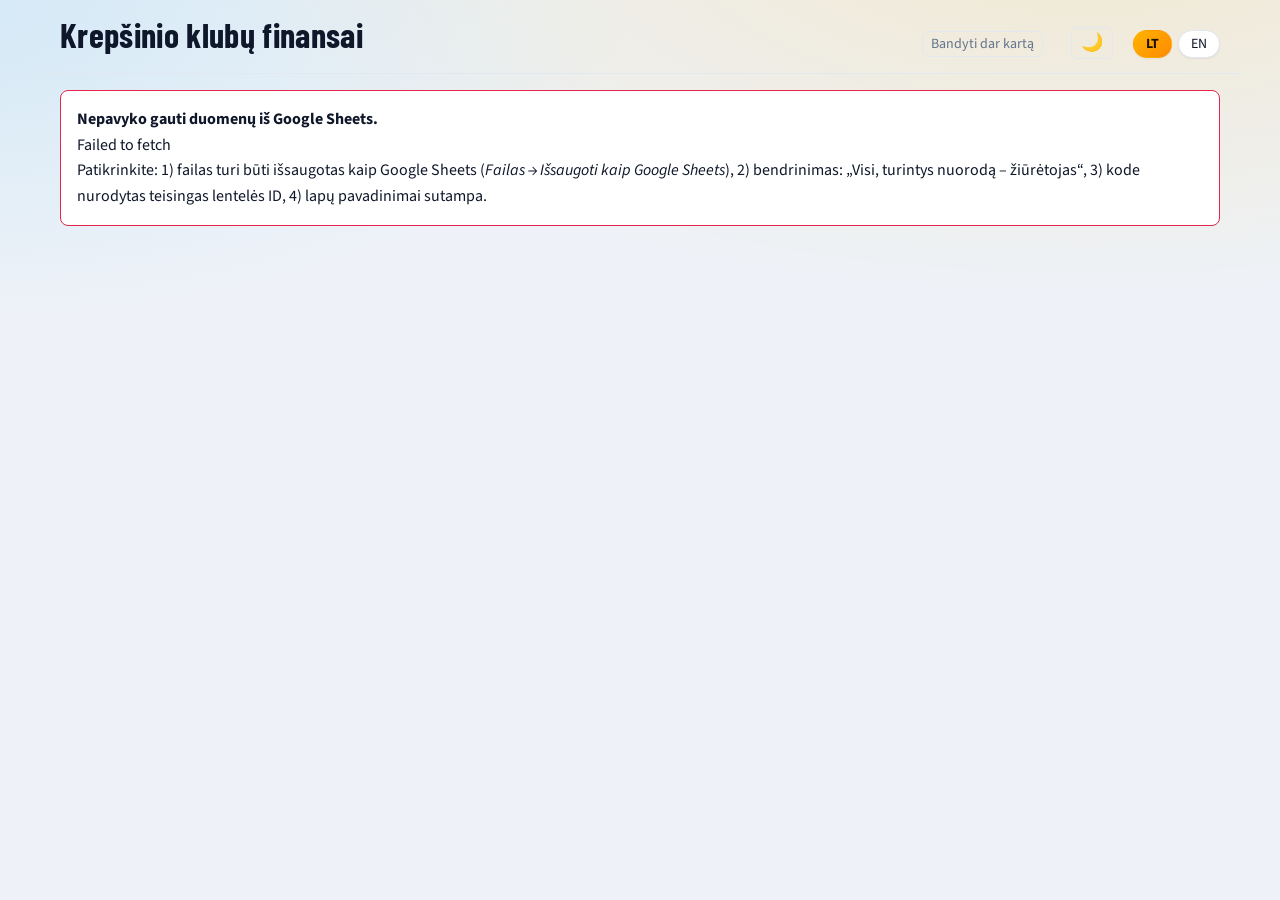
<file: index-34.html>
<!DOCTYPE html>
<html lang="lt">
<head>
<meta charset="utf-8">
<meta name="viewport" content="width=device-width, initial-scale=1">
<title>Krepšinio klubų finansai</title>
<link rel="preconnect" href="https://fonts.googleapis.com">
<link rel="stylesheet" href="https://fonts.googleapis.com/css2?family=Barlow+Condensed:wght@600;700&family=Source+Sans+3:wght@400;600&display=swap">
<style>
:root{--bg:#eef2f8;--card:#fff;--ink:#0f172a;--mute:#64748b;--line:#e2e8f0;--a:#ffb400;--b:#0ea5e9;--pos:#12a150;--neg:#e5254b;--sh:0 1px 2px rgba(15,23,42,.06),0 14px 34px -14px rgba(15,23,42,.25);--hd:'Barlow Condensed','Arial Narrow',sans-serif;--tx:'Source Sans 3',system-ui,sans-serif}
@media(prefers-color-scheme:dark){:root:not([data-t=light]){--bg:#0a1020;--card:#131c30;--ink:#f1f5f9;--mute:#9aa8bf;--line:#223052;--a:#ffc82e;--b:#38bdf8;--pos:#34e39a;--neg:#ff6b86;--sh:0 1px 2px #0008,0 16px 36px -14px #000c}}
:root[data-t=dark]{--bg:#0a1020;--card:#131c30;--ink:#f1f5f9;--mute:#9aa8bf;--line:#223052;--a:#ffc82e;--b:#38bdf8;--pos:#34e39a;--neg:#ff6b86;--sh:0 1px 2px #0008,0 16px 36px -14px #000c}
*{box-sizing:border-box}
body{margin:0;background:var(--bg);color:var(--ink);font:16px/1.45 var(--tx)}
header{display:flex;flex-wrap:wrap;gap:8px 20px;align-items:baseline;padding:18px 20px 0;max-width:1200px;margin:auto}
h1{font:700 34px/1 var(--hd);margin:0;letter-spacing:.01em}
#st{color:var(--mute);font-size:14px;margin-left:auto}
button{font:inherit;color:inherit;cursor:pointer}
button:focus-visible,input:focus-visible,a:focus-visible{outline:2px solid var(--b);outline-offset:2px}
.ic{background:none;border:1px solid var(--line);border-radius:6px;padding:2px 8px;margin-left:8px}
nav{display:flex;gap:4px;padding:14px 20px 0;max-width:1200px;margin:auto;overflow-x:auto;border-bottom:1px solid var(--line)}
nav button{background:none;border:0;border-bottom:3px solid transparent;font:700 20px var(--hd);padding:6px 12px;color:var(--mute);white-space:nowrap}
nav button[aria-selected=true]{color:var(--ink);border-color:var(--a)}
main{max-width:1200px;margin:auto;padding:16px 20px 60px}
.bar{display:flex;flex-wrap:wrap;gap:8px;align-items:center;margin-bottom:10px}
.chip{border:1px solid var(--line);background:var(--card);border-radius:99px;padding:3px 12px;font-size:14px}
.chip[aria-pressed=true]{background:var(--ink);color:var(--bg);border-color:var(--ink)}
input[type=search]{font:inherit;background:var(--card);color:var(--ink);border:1px solid var(--line);border-radius:8px;padding:6px 10px;min-width:200px;margin-left:auto}
.sum{color:var(--mute);font-size:14px;margin:0 0 10px}
.tw{overflow-x:auto;background:var(--card);border:1px solid var(--line);border-radius:8px}
table{border-collapse:collapse;width:100%;font-variant-numeric:tabular-nums}
th,td{padding:8px 12px;text-align:right;border-bottom:1px solid var(--line);white-space:nowrap}
th{font:700 16px var(--hd);color:var(--mute);cursor:pointer;user-select:none;position:sticky;top:0;background:var(--card)}
th.l,td.l{text-align:left}
th[aria-sort]{color:var(--ink)}
td.l{position:sticky;left:0;background:var(--card)}
td small{display:block;color:var(--mute);font-size:12px;line-height:1.1}
tr:last-child td{border-bottom:0}
.sh{display:inline-flex;align-items:center;gap:8px}
.sh i{display:inline-block;width:70px;height:8px;background:var(--b);border-radius:2px;overflow:hidden;opacity:.9}
.sh i b{display:block;height:100%;background:var(--a)}
.pos{color:var(--pos)}.neg{color:var(--neg)}.na{color:var(--mute)}
td a{margin-right:6px;color:var(--b)}
.cards{display:grid;grid-template-columns:repeat(auto-fill,minmax(300px,1fr));gap:12px}
.card{background:var(--card);border:1px solid var(--line);border-radius:8px;padding:14px 16px}
.card h3{font:700 22px var(--hd);margin:0 0 6px}.card h3 span{color:var(--mute);font-size:16px;margin-left:6px}
.card p{margin:0 0 8px;font-size:15px}
.msg{background:var(--card);border:1px solid var(--neg);border-radius:8px;padding:16px;line-height:1.6}
tr.c,tr.pc{cursor:pointer}tr.c:hover td,tr.pc:hover td{background:color-mix(in srgb,var(--a) 12%,var(--card))}
.cl{display:flex;align-items:center}.lw{display:inline-grid;margin-right:10px;flex:none}.lw>*{grid-area:1/1;margin:0}
.lg{width:30px;height:30px;border-radius:50%;object-fit:contain;background:#fff}.in{display:inline-flex;align-items:center;justify-content:center;color:#fff;font:700 12px var(--hd)}
#md{position:fixed;inset:0;background:#000a;display:none;align-items:flex-end;justify-content:center;z-index:9}#md.o{display:flex}
.sheet{background:var(--bg);width:min(900px,100%);max-height:92vh;overflow:auto;border-radius:14px 14px 0 0;padding:18px 20px 28px}
@media(min-width:800px){#md{align-items:center}.sheet{border-radius:14px}}
.kp{display:grid;grid-template-columns:repeat(auto-fit,minmax(140px,1fr));gap:10px;margin:12px 0}
.kp div{background:var(--card);border:1px solid var(--line);border-radius:8px;padding:8px 12px}.kp small{display:block;color:var(--mute);font-size:12px}.kp b{font:700 24px var(--hd)}
h2,h3{font-family:var(--hd);margin:8px 0 4px}h2{font-size:30px;margin:0}.top{display:flex;gap:8px;margin-bottom:10px}.top button{margin-left:auto}
.top button,.lk{border:1px solid var(--line);background:var(--card);border-radius:8px;padding:4px 12px;color:var(--ink);text-decoration:none;font-size:14px}
iframe{width:100%;height:calc(100vh - 150px);min-height:620px;border:1px solid var(--line);border-radius:8px;background:#fff}
#lang{display:flex;gap:6px}.pf{position:relative;cursor:help;border-bottom:1px dotted var(--mute)}.tip{display:none;position:absolute;left:0;top:140%;z-index:5;width:min(380px,80vw);background:var(--card);color:var(--ink);border:1px solid var(--line);border-radius:8px;padding:8px 10px;font-size:14px;line-height:1.4;box-shadow:0 6px 20px #0005}.pf:hover .tip,.pf:focus .tip{display:block}
body{background:radial-gradient(900px 380px at 85% -8%,color-mix(in srgb,var(--a) 16%,transparent),transparent),radial-gradient(700px 320px at -5% 0,color-mix(in srgb,var(--b) 12%,transparent),transparent),var(--bg);background-attachment:fixed}
.tw,.kp div,.card,.sheet,.chip{box-shadow:var(--sh)}.chip{border-radius:99px}.chip[aria-pressed=true]{background:linear-gradient(135deg,var(--a),#ff8a00);color:#1b1300;border-color:transparent;font-weight:700}
.pos,.neg{display:inline-block;padding:1px 10px;border-radius:99px;font-weight:700}.pos{color:var(--pos);background:color-mix(in srgb,var(--pos) 18%,transparent)}.neg{color:var(--neg);background:color-mix(in srgb,var(--neg) 18%,transparent)}
.sh i{background:color-mix(in srgb,var(--b) 28%,transparent);height:9px;border-radius:9px}.sh i b{background:linear-gradient(90deg,#ffd54a,#ff8a00);border-radius:9px}
.kp b{background:linear-gradient(135deg,var(--ink),color-mix(in srgb,var(--ink) 55%,var(--b)));-webkit-background-clip:text;background-clip:text;-webkit-text-fill-color:transparent}.kp b .pos,.kp b .neg{-webkit-text-fill-color:currentColor}
#th{font-size:18px;padding:2px 9px}.rl{height:44px;max-width:130px;object-fit:contain;background:#fff;border-radius:10px;padding:4px;box-shadow:var(--sh)}
.sx{position:relative;display:inline-block;margin-bottom:8px}.sx .opts{display:none;position:absolute;left:0;top:calc(100% - 2px);z-index:6;padding:10px;gap:6px;flex-wrap:wrap;width:min(430px,88vw);background:var(--card);border:1px solid var(--line);border-radius:14px;box-shadow:var(--sh)}.sx:hover .opts,.sx:focus-within .opts{display:flex}
.ms{display:none;font:inherit;background:var(--card);color:var(--ink);border:1px solid var(--line);border-radius:10px;padding:8px 10px;margin:0 0 10px;width:100%}
@media(max-width:720px){
 header{padding:14px 14px 0}h1{font-size:28px}#st{margin-left:0;width:100%}main{padding:12px 12px 60px}nav{padding:10px 12px 0}
 .bar{gap:6px}.bar.n{flex-wrap:nowrap;overflow-x:auto;padding-bottom:6px}.bar.n .chip{white-space:nowrap;flex:none}input[type=search]{width:100%;margin:0}
 .ms{display:block}.sum{font-size:13px}
 .tw{background:transparent;border:0;box-shadow:none;overflow:visible}
 .tw table,.tw tbody,.tw tr,.tw td{display:block}.tw thead{display:none}
 .tw tr{display:grid;grid-template-columns:1fr 1fr;gap:10px 14px;background:var(--card);border:1px solid var(--line);border-radius:16px;box-shadow:var(--sh);padding:14px;margin-bottom:12px}
 .tw td{border:0;padding:0;text-align:left;white-space:normal;position:static;background:transparent}
 .tw td.l{grid-column:1/-1;font-size:18px}.tw td.l small{display:block;margin-bottom:2px}
 .tw td[data-lb]:not(.l)::before{content:attr(data-lb);display:block;color:var(--mute);font-size:11px;font-weight:600;text-transform:uppercase;letter-spacing:.05em;margin-bottom:1px}
 .tw tr:hover td{background:transparent}.tw tr.c:active,.tw tr.pc:active{transform:scale(.99)}
 #md{align-items:flex-end}.sheet{max-height:94vh;max-height:94dvh;padding:14px 14px 30px;border-radius:20px 20px 0 0}h2{font-size:26px}
 .kp{grid-template-columns:1fr 1fr;gap:8px}.kp b{font-size:21px}.kp small{font-size:11px}
 .sx .opts{width:min(430px,calc(100vw - 24px))}
}
@media(max-width:720px){.tw.ch{background:var(--card);border:1px solid var(--line);box-shadow:var(--sh);border-radius:14px}.rl{height:38px;max-width:84px}.cl h2{overflow-wrap:anywhere}}
body.lk{position:fixed;left:0;right:0;width:100%;overflow:hidden}#md,.sheet{overscroll-behavior:contain}.sheet.sm{width:min(560px,100%)}.sheet{padding-top:0!important;max-height:92vh;max-height:92dvh}.top{position:sticky;top:0;z-index:3;background:var(--bg);padding:12px 0 8px;margin-bottom:6px}
.srcs{display:inline-flex;gap:6px;flex-wrap:wrap;vertical-align:middle}
.srcs a{display:inline-flex;align-items:center;justify-content:center;min-width:30px;height:30px;padding:0 6px;margin:0;border:1px solid var(--line);border-radius:8px;background:color-mix(in srgb,var(--b) 14%,var(--card));color:var(--b);font-weight:700;font-size:14px;text-decoration:none}
.srcs a:hover{background:color-mix(in srgb,var(--b) 28%,var(--card))}
.est{font-style:italic;text-decoration:underline dotted;text-decoration-color:var(--a);text-underline-offset:3px}
@media(max-width:720px),(pointer:coarse){.srcs{gap:10px}.srcs a{min-width:46px;height:46px;font-size:17px;border-radius:12px}.tw td.sc{grid-column:1/-1}}
.ctabs{display:flex;gap:4px;border-bottom:1px solid var(--line);margin:10px 0 12px}
.ctabs button{background:none;border:0;border-bottom:3px solid transparent;font:700 20px var(--hd);padding:6px 14px;color:var(--mute);margin:0}
.ctabs button[aria-selected=true]{color:var(--ink);border-color:var(--a)}
.cmpw{overflow-x:auto;background:var(--card);border:1px solid var(--line);border-radius:14px;box-shadow:var(--sh);margin-top:6px}
.cmpw table{border-collapse:collapse;width:100%}
.cmpw th,.cmpw td{padding:9px 12px;border-bottom:1px solid var(--line);text-align:right;white-space:nowrap;font-size:15px}
.cmpw th{position:static;cursor:default;white-space:normal;min-width:96px;vertical-align:bottom}
.cmpw th:first-child,.cmpw td:first-child{text-align:left;position:sticky;left:0;background:var(--card);color:var(--mute);font-size:13px;min-width:112px;white-space:normal;z-index:1}
.cmpw tr:last-child td{border-bottom:0}
.cmpw td.best{font-weight:700;color:var(--pos)}
</style>
</head>
<body>
<header><h1 id="h1">Krepšinio klubų finansai</h1><span id="st">Kraunama…</span><button class="ic" id="th" aria-label="Tema"></button><span id="lang"><button class="chip" data-l="lt">LT</button> <button class="chip" data-l="en">EN</button></span></header>
<nav role="tablist" id="tabs"></nav>
<main id="out"></main>
<div id="md" aria-modal="true" role="dialog"><div class="sheet" id="sh"></div></div>
<script>
// ---- Nustatymai: Google lentelės ID (turi būti tikra Google Sheets lentelė, ne .xlsx) ----
const SHEET_ID="1Qt4ijFGDmvoLLHb-gCbcAF9KGts6ZC-RHwWzQw68cZI";
// Kiekvienam lapui – galimi pavadinimai (su „/" ir be). Pirmas tinkamas naudojamas.
const SHEETS={b27:["Budgets 26/27","Budgets 2627"],b26:["Budgets 25/26","Budgets 2526"],w26:["World 25/26","World 2526"],att:["Attendance 25/26","Attendance 2526","Attendance"],sal:["Player Salaries"],hist:["Historical Budgets"],histatt:["Historical Attendance"]};
const C="Australia|Australija|AU;Austria|Austrija|AT;Belgium|Belgija|BE;Bosnia and Herzegovina|Bosnija ir Hercegovina|BA;Croatia|Kroatija|HR;Czech Republic|Čekija|CZ;Denmark|Danija|DK;Estonia|Estija|EE;Finland|Suomija|FI;France|Prancūzija|FR;Germany|Vokietija|DE;Greece|Graikija|GR;Hungary|Vengrija|HU;Israel|Izraelis|IL;Italy|Italija|IT;Japan|Japonija|JP;Latvia|Latvija|LV;Lithuania|Lietuva|LT;Montenegro|Juodkalnija|ME;North Macedonia|Šiaurės Makedonija|MK;Poland|Lenkija|PL;Portugal|Portugalija|PT;Romania|Rumunija|RO;Serbia|Serbija|RS;Slovakia|Slovakija|SK;Slovenia|Slovėnija|SI;Spain|Ispanija|ES;Turkey|Turkija|TR;United Arab Emirates|Jungtiniai Arabų Emyratai|AE;United Kingdom|Jungtinė Karalystė|GB;Ukraine|Ukraina|UA;Bulgaria|Bulgarija|BG;Georgia|Gruzija|GE;Cyprus|Kipras|CY;Netherlands|Nyderlandai|NL;Switzerland|Šveicarija|CH;Sweden|Švedija|SE;Norway|Norvegija|NO;Iceland|Islandija|IS;Kosovo|Kosovas|XK;Azerbaijan|Azerbaidžanas|AZ;Ireland|Airija|IE;Albania|Albanija|AL;Russia|Rusija|RU".split(";").map(s=>s.split("|"));
const NAT=Object.fromEntries(C.map(c=>[c[0],c[1]])),FL=Object.fromEntries(C.map(c=>[c[1],c[2]]));
const flag=n=>FL[n]?String.fromCodePoint(...[...FL[n]].map(c=>127397+c.charCodeAt(0)))+" ":"";
const LT2EN=Object.fromEntries(C.map(c=>[c[1],c[0]])),dn=n=>LANG==="en"?(LT2EN[n]||n):n;
let nf=new Intl.NumberFormat("lt-LT",{maximumFractionDigits:0});
const eur=n=>n==null?"–":nf.format(n)+" €";
const E=(t,e)=>e?`<span class="est">~${t}</span>`:t,eE=(n,e)=>E(eur(n),e&&n!=null);
const esc=s=>String(s??"").replace(/[&<>"]/g,c=>({"&":"&amp;","<":"&lt;",">":"&gt;",'"':"&quot;"}[c]));
const norm=s=>String(s).toLowerCase().normalize("NFD").replace(/[^a-z0-9]/g,"");
const nat=n=>NAT[n]||n;
const num=v=>{if(v==null)return null;const s=String(v).replace(/[\s\u00a0€$%~≈*]/g,"").replace(/,/g,"");if(!/^-?\d/.test(s))return null;const n=parseFloat(s);return isNaN(n)?null:n};
const est=v=>num(v)!=null&&/[~≈*]/.test(String(v));
const txt=v=>{const s=String(v??"").trim();return(s===""||s==="-"||s[0]==="#")?"":s};
function csv(t){const R=[];let r=[],c="",q=0;for(let i=0;i<t.length;i++){const h=t[i];
 if(q){if(h=='"'){if(t[i+1]=='"'){c+='"';i++}else q=0}else c+=h}
 else if(h=='"')q=1;else if(h==","){r.push(c);c=""}else if(h=="\n"){r.push(c);R.push(r);r=[];c=""}else if(h!="\r")c+=h}
 if(c||r.length){r.push(c);R.push(r)}return R}
let DEF;
async function raw(n){
 const res=await fetch(`https://docs.google.com/spreadsheets/d/${SHEET_ID}/gviz/tq?tqx=out:csv&headers=0&sheet=${encodeURIComponent(n)}`);
 const t=await res.text();
 if(!res.ok||/^\s*</.test(t))throw new Error(`Lapas „${n}" neatsidaro (HTTP ${res.status})`);
 return t}
// Jei lapo pavadinimas neegzistuoja, Google tyliai grąžina pirmą lapą – tokį atsakymą atmetame
async function load(names,first){
 for(const n of names){const t=await raw(n);if(first||t!==DEF)return csv(t)}
 throw new Error(`Lapas „${names[0]}" nerastas – patikrinkite jo pavadinimą lentelėje`)}
// Suranda lenteles, kurių antraštės eilutė prasideda reikšme hdr antrame stulpelyje
function blocks(rows,hdr){const out=[];let title="";
 for(let i=0;i<rows.length;i++){const a=(rows[i][1]||"").trim();
  if(a===hdr){const h=rows[i].map(x=>x.trim()),d=[];let j=i+1;
   while(j<rows.length){const b=(rows[j][1]||"").trim();if(!b||b===hdr||/^Vidurkis/.test(b))break;d.push(rows[j]);j++}
   out.push({title,h,d});i=j-1}
  else if(a)title=a}
 return out}
const ix=(h,re)=>h.findIndex(x=>re.test(x));
function budgets(rows,season,world){const o=[];
 for(const b of blocks(rows,"Nation")){/* Google CSV „pameta" antraštes skaitinių stulpelių viršuje, todėl stulpeliai imami pagal vietą: B šalis, C klubas, D biudžetas, E algos, H vieta, I Europa, J+ šaltiniai */
  const sn=season==="H"?(b.title.match(/(\d\d)\s*\/\s*(\d\d)\s*$/)||[]).slice(1).join("/"):season;if(!sn)continue;
  const ci=b.h.indexOf("Club"),dv=ci>2?ci-2:0,q=season==="26/27"?1:0,c={n:1,club:2+dv,t:3+dv,s:4+dv,p:6+q+dv,e:7+q+dv};
  const src=[8,9,10,11].map(i=>i+q+dv);
  for(const r of b.d){if(!txt(r[c.club]))continue;
   o.push({season:sn,nation:nat(r[1].trim()),div:dv?num(r[2]):null,club:r[c.club].trim(),total:num(r[c.t]),sal:num(r[c.s]),place:num(r[c.p]),eu:txt(r[c.e]).replace(/^https?:.*/,""),est:{total:est(r[c.t]),sal:est(r[c.s])},src:src.map(i=>(r[i]||"").trim()).filter(u=>/^https?:/.test(u))})}}
 return o}
const AD={French:"France",German:"Germany",Spanish:"Spain",Italian:"Italy",Lithuanian:"Lithuania",Greek:"Greece",Turkish:"Turkey",Israeli:"Israel",Polish:"Poland",Serbian:"Serbia",Latvian:"Latvia",Estonian:"Estonia",Finnish:"Finland"};
const fr=v=>{const n=num(v);return n==null?null:/%/.test(String(v))||n>1.5?n/100:n};
function attendance(rows,def){const o=[],dv=rows.some(r=>(r[2]||"").trim()==="Club")?1:0;let title="",season=def||"";
 const setT=t=>{title=t.replace(/\s*\d\d\s*\/\s*\d\d\s*$/,"");const m=t.match(/(\d\d)\s*\/\s*(\d\d)\s*$/);season=m?m[1]+"/"+m[2]:(def||"")};
 for(const r of rows){const first=(r[1]||"").trim(),a=(r[1+dv]||"").trim();
  if(dv&&!a&&first&&!/^\d+$/.test(first)&&first!=="Division"){setT(first);continue}
  if(!a||a==="Club"||a==="Klubas")continue;
  if(num(r[5+dv])==null&&num(r[6+dv])==null){if(!dv)setT(a);continue}
  const m=title.match(/^(\w+) league/i),nation=m&&AD[m[1]]?nat(AD[m[1]]):title.replace(/\s*\(.*/,"").replace(/ league$/i,"");
  const nums=String(r[6+dv]).split("/").map(num).filter(x=>x!=null),avg=num(r[5+dv]),cap=nums.length?nums[nums.length-1]:null;
  o.push({season,nation,div:dv?num(first):null,club:a,city:txt(r[2+dv]),avg,cap,est:{avg:est(r[5+dv]),cap:est(r[6+dv])},fill:fr(r[7+dv])??(avg!=null&&cap?avg/cap:null),expE:num(r[11+dv]),idxE:num(r[12+dv]),expL:num(r[13+dv]),idxL:num(r[14+dv]),profile:txt(r[15+dv]),place:num(r[16+dv])})}
 return o}
// ---- Gyvi lankomumo duomenys (ACBattendance projektas: ACB, BBL, LKL) ----
const LIVE_BASE=["https://andriuspanama.github.io/ACBattendance/","https://raw.githubusercontent.com/andriuspanama/ACBattendance/main/"];
const LIVE=[["data/attendance_averages.json","Spain"],["data/bbl/attendance_averages.json","Germany"],["data/lkl/attendance_averages.json","Lithuania"]];
// Pavadinimai, kuriuos ACBattendance naudoja kitaip nei lentelė
const LAL={"Recoletas Salud San Pablo Burgos":"CB San Pablo Burgos","Kosner Baskonia":"Saski Baskonia","Casademont Zaragoza":"Basket Zaragoza","Leyma Coruna":"Basquet Coruna","Monbus Obradoiro":"Obradoiro CAB","Ilerna Lleida":"Forca Lleida CE","Rio Breogan":"Club Baloncesto Breogan","Asisa Joventut":"Club Joventut Badalona","Fiatc Girona":"Basquet Girona","Barca":"FC Barcelona Basquet","Kidsandus Manresa":"Basquet Manresa","La Laguna Tenerife":"CB Canarias Tenerife","Morabanc Andorra":"BC Andorra","Ulm":"Ratiopharm Ulm","Basketball Braunschweig":"Lowen Braunschweig"};
async function getJ(path){for(const b of LIVE_BASE){try{const r=await fetch(b+path+"?t="+Math.floor(Date.now()/60000));if(r.ok)return await r.json()}catch(e){}}return null}
async function addLive(){
 const res=await Promise.all(LIVE.map(([p])=>getJ(p)));
 res.forEach((j,i)=>{if(!j||!j.clubs)return;const cn=nat(LIVE[i][1]),se=String(j.season).replace(/^20(\d\d)-(\d\d)$/,"$1/$2");
  for(const c of j.clubs){const nm=LAL[c.club]||c.club,ba=D.att.find(r=>r.season==="25/26"&&r.country===cn&&same(r.club,nm)),bb=D.bud.find(r=>r.nation===cn&&same(r.club,nm)),bs=ba||bb,cap=ba?ba.cap:null;
   D.att.push({season:se,nation:cn,country:cn,div:bs&&bs.div!=null?bs.div:null,club:bs?bs.club:nm,avg:c.average,games:c.home_games_counted,min:c.min,max:c.max,total:c.total,cap,fill:cap?c.average/cap:null,est:{},live:true,upd:j.updated})}})}
function salaries(rows){const o=[];
 for(const b of blocks(rows,"Role")){const ti=b.h.indexOf("Team"),dv=ti>4?ti-4:0;
  for(const r of b.d){if(!txt(r[2]))continue;
   o.push({role:r[1].trim(),name:r[2].trim(),country:nat((r[3]||"").trim()),div:dv?num(r[4]):null,team:txt(r[4+dv]),season:txt(r[5+dv]),value:num(r[6+dv]),len:txt(r[7+dv]),month:num(r[8+dv]),est:{value:est(r[6+dv]),month:est(r[8+dv])},src:[9,10,11,12].map(i=>(r[i+dv]||"").trim()).filter(u=>/^https?:/.test(u))})}}
 return o}
function taxes(rows){return rows.filter(r=>txt(r[3])&&!/^https?:/.test(r[1])).map(r=>({country:r[1].trim(),season:txt(r[2]),text:r[3].trim(),src:(r[4]||"").trim()}))}

const EN={"Krepšinio klubų finansai":"Basketball Club Finances","Kraunama…":"Loading…","Atnaujinta":"Updated","Atnaujinti":"Refresh","Bandyti dar kartą":"Try again","Nepavyko gauti duomenų iš Google Sheets.":"Could not load data from Google Sheets.","Biudžetai":"Budgets","Biudžeto pokytis (€)":"Budget change (€)","Lankomumas":"Attendance","Žaidėjų algos":"Player salaries","Mokesčių skaičiuoklė":"Tax calculator","Klubas":"Club","Bendras biudžetas":"Total budget","Atlyginimų biudžetas":"Salary budget","Atlyginimų dalis":"Salary share","Biudžeto pokytis":"Budget change","Vieta lygoje":"League place","Europos turnyras":"European competition","Europa":"Europe","Šaltiniai":"Sources","Šaltinis":"Source","nuoroda":"link","Vid. lankomumas":"Avg. attendance","Užpildymas":"Filling rate","Profilis":"Profile","Žaidėjas / treneris":"Player / coach","Komanda":"Team","Šalis":"Country","Sezonas":"Season","sezonas":"season","Sutarties vertė":"Contract value","Trukmė":"Length","Mėnesio alga":"Monthly salary","Visos":"All","Ieškoti…":"Search…","Paieška":"Search","įrašų, iš jų pilnų duomenų:":"records, with complete data:","vidutinė atlyginimų dalis":"average salary share","(iš ":"(of ","Rodoma pirmos 300 eilučių – siaurinkite paieška ar filtru.":"Showing the first 300 rows – narrow down with search or filter.","Tušti langeliai rodomi „–“ ir į vidurkius neįtraukiami.":"Empty cells are shown as “–” and excluded from averages.","Nieko nerasta":"Nothing found","Uždaryti":"Close","← Atgal":"← Back","Lankomumas 2025/26":"Attendance 2025/26","Galima arenos talpa":"Available arena capacity","Tikėtinas lankomumas tokioje rinkoje (Europos kontekste)":"Expected attendance for such a market (European context)","Tikėtinas lankomumas savos lygos kontekste":"Expected attendance in own-league context","Lankomumo indeksas vs Europa":"Attendance index vs Europe","Lankomumo indeksas vs savo lyga":"Attendance index vs own league","Žaidėjai ir algos":"Players and salaries","Vardas":"Name","Rolė":"Role","Spauskite žaidėją, kad matytumėte visą algų istoriją.":"Click a player to see the full salary history.","Mėnesio algos pokytis (€)":"Monthly salary change (€)","Algų istorija":"Salary history","įrašų:":"records:","čempionai":"champions","Pareigos":"Role","Lyga":"Division","Palyginimas":"Compare","Klubai":"Clubs","Lygos":"Leagues","Klubo sezonai":"Club seasons","Rodiklis":"Metric","Pasirink, ką lyginti – paieška aukščiau.":"Pick what to compare using the search above.","Paskutinis sezonas":"Latest season","Didžiausia mėnesio alga":"Peak monthly salary","Sezonas (didžiausia alga)":"Season of peak salary","Įrašų skaičius":"Number of records","Sezonų skaičius":"Number of seasons","Klubų skaičius":"Number of clubs","Vid. biudžetas":"Avg. budget","Biudžetų mediana":"Median budget","Didžiausias biudžetas":"Highest budget","Vid. atlyginimų biudžetas":"Avg. salary budget","Vid. atlyginimų dalis":"Avg. salary share","Vid. klubų lankomumas":"Avg. club attendance","Lankomumo mediana":"Median attendance","Didžiausias klubo lankomumas":"Highest club attendance","Vid. užpildymas":"Avg. filling rate","Mediana":"Median","Mažiausias":"Lowest","Didžiausias":"Highest","Namų rungtynės":"Home games","Lankomumo istorija":"Attendance history","Realus lankomumas":"Actual attendance","Tikėtinas (Europos kontekste)":"Expected (European context)","Šio sezono duomenys dalinai – atnaujinami po kiekvieno turo; užpildymas skaičiuojamas pagal 25/26 arenos talpą.":"This season's data is partial – updated after every round; filling rate uses the 25/26 arena capacity.","apytikslė reikšmė":"estimated value"};
C.forEach(c=>EN[c[1]]=c[0]);
const PAIRS=Object.entries(EN).sort((x,y)=>y[0].length-x[0].length).map(([k,v])=>[new RegExp("(?<![\\p{L}])"+k.replace(/[.*+?^${}()|[\]\\]/g,"\\$&")+"(?![\\p{L}])","gu"),v]);
let LANG=(()=>{try{return localStorage.getItem("lang")||"lt"}catch(e){return"lt"}})(),stH="";
const tr=s=>LANG==="en"?PAIRS.reduce((a,[re,v])=>a.replace(re,v),s):s;
const setSt=s=>{stH=s;$("st").innerHTML=tr(s)};
function setLang(l){LANG=l;try{localStorage.setItem("lang",l)}catch(e){}
 nf=new Intl.NumberFormat(l==="en"?"en-GB":"lt-LT",{maximumFractionDigits:0});document.documentElement.lang=l;
 $("h1").textContent=tr("Krepšinio klubų finansai");document.title=$("h1").textContent;
 document.querySelectorAll("#lang button").forEach(b=>b.setAttribute("aria-pressed",b.dataset.l===l));
 setSt(stH);closeAll();if(D.bud)render()}
// ---- Būsena ir atvaizdavimas ----
const RL='<img class="rl" src="https://rytasvilnius.lt/en/wp-content/uploads/sites/3/2024/07/rytas.png" alt="Rytas" onerror="this.remove()">';
const cmp=v=>v>=1e6?(v/1e6).toFixed(1)+"M":Math.round(v/1000)+"k";
function chart(it,sel,aria){const n=it.length,st=38,bw=24,f=10,base=92,mb=56,mx=Math.max(...it.map(x=>x.v||0),1),W=Math.max(n*st+14,110),Hh=122;
 return`<div class="tw ch" style="padding:8px 10px"><svg viewBox="0 0 ${W} ${Hh}" style="display:block;width:100%;max-width:${W}px;height:auto" role="img" aria-label="${aria}"><defs><linearGradient id="gy" x1="0" y1="0" x2="0" y2="1"><stop offset="0" stop-color="#ffd84d"/><stop offset="1" stop-color="#ff8a00"/></linearGradient></defs>${it.map((p,i)=>{const x=i*st+8,c=x+bw/2,bh=p.v?p.v/mx*mb:0,s=p.l===sel,val=p.v?cmp(p.v):"–",fw=s?800:500;
  return`<g ${p.a||""} ${p.a?'style="cursor:pointer"':""}><title>${esc(p.t)}</title>${p.a?`<rect x="${x-5}" y="0" width="${bw+10}" height="${Hh}" fill="transparent"/>`:""}<rect x="${x}" y="${base-bh}" width="${bw}" height="${Math.max(bh,2)}" rx="4" fill="url(#gy)" ${s?'stroke="var(--ink)" stroke-width="2"':'opacity=".92"'}/>${s?`<text x="${c}" y="${base-bh-19}" text-anchor="middle" font-size="9" fill="var(--ink)">▼</text>`:""}<text x="${c}" y="${base-bh-5}" text-anchor="middle" font-size="${f}" font-weight="${fw}" fill="var(--ink)">${val}</text><text x="${c}" y="${base+15}" text-anchor="middle" font-size="${f}" font-weight="${s?800:400}" fill="${s?"var(--ink)":"var(--mute)"}">${esc(p.l)}</text>${p.s?`<text x="${c}" y="${base+28}" text-anchor="middle" font-size="8" fill="var(--mute)">${esc(p.s)}</text>`:""}</g>`}).join("")}</svg></div>`}
const sx=(cur,list,mk)=>list.length>1?`<div class="sx"><button class="chip cur" aria-pressed="true">${cur} ▾</button><div class="opts">${list.map(mk).join("")}</div></div>`:`<button class="chip" aria-pressed="true">${cur}</button>`;
let TH=(()=>{try{return localStorage.getItem("theme")||""}catch(e){return""}})();
const isDark=()=>TH?TH==="dark":matchMedia("(prefers-color-scheme:dark)").matches;
function syncTheme(){const f=document.querySelector("iframe");try{f.contentDocument.documentElement.setAttribute("data-t",isDark()?"dark":"light")}catch(e){}}
function setTheme(t){TH=t;document.documentElement.setAttribute("data-t",t);try{localStorage.setItem("theme",t)}catch(e){}$("th").textContent=isDark()?"☀️":"🌙";syncTheme()}
let LOGOS={},V=[],H=[];
const tk=s=>String(s||"").toLowerCase().normalize("NFD").replace(/[\u0300-\u036f]/g,"").split(/[^a-z0-9]+/).filter(Boolean);
const same=(a,b)=>{const x=tk(a),y=tk(b);if(!x.length||!y.length)return false;if(x.join("")===y.join(""))return true;const[s,l]=x.length<=y.length?[x,y]:[y,x];return s.join("").length>3&&s.every(w=>l.includes(w))};
const logo=n=>{const u=LOGOS[norm(n)],i=n.split(/\s+/).slice(0,2).map(w=>w[0]).join("").toUpperCase();
 return`<span class="lw"><span class="lg in" style="background:hsl(${[...n].reduce((a,c)=>(a*31+c.charCodeAt(0))%360,7)} 40% 38%)">${esc(i)}</span>${u?`<img class="lg" src="${esc(u)}" alt="" loading="lazy" onerror="this.remove()">`:""}</span>`};
const n0=n=>n==null?"–":nf.format(n),f2=n=>n==null?"–":n.toFixed(2).replace(".",LANG==="en"?".":",");
const PROF=[
[/strong in europe and own/i,"Stipri Europoje ir savo lygoje","Pritraukia aiškiai daugiau žiūrovų nei tikėtasi – ir savo lygoje, ir palyginus su Europos klubais. Pagal bet kokį matą – vienas geriausiai žiūrovus pritraukiančių klubų.","Draws clearly more fans than expected, both in its own league and compared with clubs across Europe. A top fan-attraction club by any measure."],
[/strong in own league.*line with europe/i,"Stipri savo lygoje, atitinka Europos lygį","Lenkia panašaus dydžio rinkos šalies varžovus ir pritraukia maždaug tiek žiūrovų, kiek tipiškas tokio dydžio Europos klubas.","Outperforms its domestic rivals of similar market size and draws about as many fans as a typical European club of its size."],
[/strong (for its|in own) league.*below|strong for its league/i,"Stipri savo lygoje (žemiau Europos)","Išsiskiria savo lygoje, bet visa lyga pritraukia mažiau žiūrovų nei kitos, todėl klubas vis tiek atsilieka nuo panašių Europos klubų.","A standout in its own league, but the league as a whole draws fewer fans than others, so the club still trails comparable European clubs."],
[/in line with own league.*above/i,"Atitinka savo lygą, aukščiau Europos","Pritraukia maždaug tiek, kiek tikimasi savo lygoje. Kadangi lyga populiari, klubas vis tiek viršija Europos vidurkį.","Draws about what's expected in its own league. Because that league is popular, this still puts the club above the European average."],
[/in line with expectations/i,"Atitinka lūkesčius (lyga ir Europa)","Pritraukia maždaug tiek žiūrovų, kiek tikėtasi – ir savo lygoje, ir Europoje. Nei išsiskiria, nei atsilieka.","Draws about as many fans as expected, both in its own league and across Europe. Neither a standout nor a laggard."],
[/in line with own league.*below/i,"Atitinka savo lygą, žemiau Europos","Rodo tikėtą rezultatą tarp šalies varžovų, bet jo lyga pritraukia mažiau žiūrovų nei kitos, todėl atsilieka nuo panašių Europos klubų.","Performs as expected among domestic rivals, but its league draws fewer fans than others, so it falls short of comparable European clubs."],
[/capacity/i,"Apribota talpos (arena pilna)","Lankomumas mažesnis nei tikėtasi, bet arena beveik pilna per kiekvienas rungtynes. Skaičius riboja pastatas, o ne susidomėjimo trūkumas; tikroji paklausa tikriausiai didesnė.","Attendance is below expected, but the arena is nearly full every game. The building, not a lack of interest, holds the numbers back; real demand is likely higher."],
[/helped by/i,"Padeda stipri lyga (yra tuščių vietų)","Pritraukia mažiau žiūrovų nei tikėtasi savo lygoje, arenoje yra tuščių vietų, bet bendras lygos populiarumas išlaiko klubą Europos vidurkio lygyje ar aukščiau.","Draws fewer fans than expected for its league, with empty seats in the arena, but the league's overall popularity keeps it at or above the European average."],
[/low interest/i,"Mažas susidomėjimas (yra tuščių vietų)","Pritraukia mažiau žiūrovų nei tikėtasi ir savo lygoje, ir Europoje, arenoje yra tuščių vietų. Silpniausias žiūrovų pritraukimas šiame palyginime.","Draws fewer fans than expected in its own league and across Europe, and its arena has empty seats. Weakest fan attraction in the comparison."]];
const pf=p=>PROF.find(x=>x[0].test(p||"")),pl=p=>{const x=pf(p);return LANG==="lt"&&x?x[1]:p},pd=p=>{const x=pf(p);return x?(LANG==="lt"?x[2]:x[3]):""};
function linech(pts){const W=340,H=180,L=40,R=16,T=18,B=30,n=pts.length,vs=pts.flatMap(p=>[p.real,p.exp]).filter(v=>v!=null),mx=Math.max(...vs,1)*1.12,
 X=i=>L+(n<2?(W-L-R)/2:i*(W-L-R)/(n-1)),Y=v=>T+(1-v/mx)*(H-T-B),
 d=k=>{let t="",pen=0;pts.forEach((p,i)=>{if(p[k]==null){pen=0;return}t+=(pen?"L":"M")+X(i).toFixed(1)+" "+Y(p[k]).toFixed(1);pen=1});return t},
 ax=v=>v>=1000?(v/1000).toFixed(1).replace(/\.0$/,"")+"k":String(Math.round(v)),
 raw=mx/3,p10=Math.pow(10,Math.floor(Math.log10(raw))),step=[1,2,5,10].map(m=>m*p10).find(x=>x>=raw),tk=[];for(let v=0;v<=mx;v+=step)tk.push(v);
 return`<div class="tw ch" style="padding:8px 10px"><svg viewBox="0 0 ${W} ${H}" style="display:block;width:100%;height:auto" role="img" aria-label="Lankomumo istorija">${tk.map(v=>`<line x1="${L}" x2="${W-R}" y1="${Y(v).toFixed(1)}" y2="${Y(v).toFixed(1)}" stroke="var(--line)"/><text x="${L-6}" y="${(Y(v)+3).toFixed(1)}" text-anchor="end" font-size="9" fill="var(--mute)">${ax(v)}</text>`).join("")}<path d="${d("exp")}" fill="none" stroke="var(--b)" stroke-width="2.5" stroke-dasharray="6 4" stroke-linecap="round"/><path d="${d("real")}" fill="none" stroke="var(--a)" stroke-width="3" stroke-linecap="round" stroke-linejoin="round"/>${pts.map((p,i)=>`<text x="${X(i).toFixed(1)}" y="${H-10}" text-anchor="middle" font-size="10" fill="var(--mute)">${p.s}</text>`).join("")}${pts.map((p,i)=>{const up=p.real==null||p.exp==null||p.real>=p.exp,x=X(i).toFixed(1);
  return(p.exp!=null?`<circle cx="${x}" cy="${Y(p.exp).toFixed(1)}" r="4" fill="var(--card)" stroke="var(--b)" stroke-width="2"><title>${p.s}: ${ax(p.exp)}</title></circle><text x="${x}" y="${(Y(p.exp)+(up?15:-8)).toFixed(1)}" text-anchor="middle" font-size="10" fill="var(--b)">${ax(p.exp)}</text>`:"")+(p.real!=null?`<circle cx="${x}" cy="${Y(p.real).toFixed(1)}" r="4.5" fill="${p.part?"var(--card)":"var(--a)"}" stroke="var(--a)" stroke-width="2"><title>${p.s}: ${nf.format(p.real)}${p.part?" ("+p.n+")":""}</title></circle><text x="${x}" y="${(Y(p.real)+(up?-9:16)).toFixed(1)}" text-anchor="middle" font-size="10" font-weight="700" fill="var(--ink)">${ax(p.real)}</text>`:"")}).join("")}</svg></div><div class="bar" style="font-size:13px;gap:16px;margin-top:6px"><span><b style="color:var(--a)">●━</b> Realus lankomumas</span><span><b style="color:var(--b)">○╍</b> Tikėtinas (Europos kontekste)</span></div>`}
const attBlock=(a,AR)=>{const k=[["Vid. lankomumas",E(n0(a.avg),a.avg!=null&&a.est&&a.est.avg)]],add=(l,v,ok)=>{if(ok)k.push([l,v])};
 add("Galima arenos talpa",E(n0(a.cap),a.est&&a.est.cap),a.cap!=null);add("Užpildymas",pct(a.fill),a.fill!=null);add("Lyga",dvf(a.div),a.div!=null);
 add("Namų rungtynės",n0(a.games),a.games!=null);add("Mažiausias",n0(a.min),a.min!=null);add("Didžiausias",n0(a.max),a.max!=null);
 add("Tikėtinas lankomumas tokioje rinkoje (Europos kontekste)",n0(a.expE),a.expE!=null);add("Lankomumo indeksas vs Europa",f2(a.idxE),a.idxE!=null);
 add("Tikėtinas lankomumas savos lygos kontekste",n0(a.expL),a.expL!=null);add("Lankomumo indeksas vs savo lyga",f2(a.idxL),a.idxL!=null);
 const hs=[...AR].sort((x,y)=>x.season.localeCompare(y.season)).filter(r=>r.avg!=null||r.expE!=null).map(r=>({s:r.season,real:r.avg,exp:r.expE,part:!!r.live,n:r.games}));
 return`<h3>Lankomumas 20${a.season.slice(0,2)}/${a.season.slice(3)}</h3><div class="kp">${k.map(([l,v])=>kp(l,v)).join("")}</div>${a.live?`<p class="sum">Šio sezono duomenys dalinai – atnaujinami po kiekvieno turo; užpildymas skaičiuojamas pagal 25/26 arenos talpą.</p>`:""}${a.profile?`<p class="sum"><b>Profilis:</b> <span class="pf" tabindex="0">${esc(pl(a.profile))}${pd(a.profile)?` ⓘ<span class="tip">${esc(pd(a.profile))}</span>`:""}</span></p>`:""}${hs.length>1?"<h3>Lankomumo istorija</h3>"+linech(hs):""}`};
const kp=(l,v)=>`<div><small>${l}</small><b>${v}</b></div>`;
const RN=["","I","II","III","IV","V"],dvf=v=>v==null?'<span class="na">–</span>':(RN[v]||v);
const pct=n=>n==null?"–":Math.round(n*100)+"%";
const cell=r=>`<span title="${esc(r.nation)}">${flag(r.country||r.nation)}</span><b>${esc(r.club)}</b>`;
let HP=0,LY=0,RP=false;
function show(html){H.push(html);if(RP)RP=false;else{history.pushState({m:1},"");HP++}draw()}
function closeAll(){const n=HP;H=[];HP=0;draw();if(n)history.go(-n)}
addEventListener("popstate",()=>{if(HP>0){HP--;H.pop();draw()}});
function draw(){const m=$("md"),b=document.body;
 if(!H.length){m.classList.remove("o");if(b.classList.contains("lk")){b.classList.remove("lk");b.style.top="";scrollTo(0,LY)}return}
 if(!b.classList.contains("lk")){LY=scrollY;b.style.top=-LY+"px";b.classList.add("lk")}
 const cur=H[H.length-1];$("sh").className="sheet"+(cur.startsWith("<!--sm-->")?" sm":"");
 $("sh").innerHTML=tr(`<div class="top"><button id="bk" style="margin:0">← Atgal</button><button id="cl">Uždaryti ✕</button></div>`+cur);m.classList.add("o");$("sh").scrollTop=0;requestAnimationFrame(()=>{$("sh").scrollTop=0})}
function club(name,nation,season,rep,mode,as){
 if(rep){H.pop();RP=true}
 const m=r=>(!nation||r.nation===nation||r.country===nation)&&same(r.club,name),AR=D.att.filter(m).sort((x,y)=>y.season.localeCompare(x.season)),ases=AR.map(r=>r.season),aS=ases.includes(as)?as:ases[0],A=AR.find(r=>r.season===aS),
  ss=[...new Set([...D.bud.filter(r=>m(r)&&(r.total!=null||r.sal!=null)).map(r=>r.season),...D.sal.filter(p=>same(p.team,name)).map(p=>p.season)])].filter(Boolean).sort().reverse(),
  at=!!A&&(mode==="att"||!ss.length);
 if(!at&&ss.length&&!ss.includes(season))season=ss[0];
 const b=budgetRows(season).find(m),a=A,
  ps=at?[]:D.sal.filter(p=>p.season===season&&same(p.team,name)).sort((x,y)=>(y.month||0)-(x.month||0)),nm=b?b.club:a?a.club:name,nt=b?b.nation:a?(a.country||a.nation):nation,
  tabs=A&&ss.length?`<div class="ctabs" role="tablist">${[["bud","Biudžetai"],["att","Lankomumas"]].map(([k,l])=>`<button role="tab" data-ct="${k}" data-n="${esc(name)}" data-nat="${esc(nation)}" data-ss="${season}" aria-selected="${(k==="att")===at}">${l}</button>`).join("")}</div>`:"";
 const bh=[...new Map(D.bud.filter(m).filter(r=>r.total!=null).sort((x,y)=>x.season.localeCompare(y.season)).map(r=>[r.season,r])).values()];
 const w7=(()=>{const i=bh.findIndex(r=>r.season===season),s=Math.max(0,Math.min(bh.length-7,i<0?bh.length-7:i-3));return bh.slice(s,s+7)})();
 show(`<div class="cl" style="gap:12px;flex-wrap:nowrap">${/rytas/i.test(nm)?RL:""}<h2 style="min-width:0">${esc(nm)}</h2></div><p class="sum">${flag(nt)}${esc(nt)}${at?"":" · sezonas "+season}</p>`+tabs
 +(at&&ases.length>1?sx(aS,ases,s=>`<button class="chip" data-ca="${s}" data-n="${esc(name)}" data-nat="${esc(nation)}" data-ss="${season}" aria-pressed="${s===aS}">${s}</button>`):"")
 +(!at&&ss.length>1?sx(season,ss,s=>`<button class="chip" data-cs="${s}" data-n="${esc(name)}" data-nat="${esc(nation)}" aria-pressed="${s===season}">${s}</button>`):"")
 +(/rytas/i.test(nm)?`<div class="bar">${["BCL čempionai 2026","Eurocup čempionai 2x","LKL čempionai 7x"].map(t=>`<span class="chip">🏆 ${t}</span>`).join("")}</div><div class="cl" style="gap:14px;margin:4px 0 8px">${[["rytas-1.jpg","Darius Gudelis","CEO"],["rytas-2.jpg","Mindaugas Brazys","President"]].map(([f,n,t])=>`<figure style="margin:0;text-align:center"><img src="${f}" alt="${n}" onerror="this.parentNode.remove()" style="width:64px;height:64px;border-radius:50%;object-fit:cover;object-position:50% 20%"><figcaption class="sum" style="margin:2px 0 0">${n}<br>${t}</figcaption></figure>`).join("")}</div>`:"")
 +(b&&!at?`<div class="kp">${kp("Bendras biudžetas",eE(b.total,b.est&&b.est.total))}${kp("Atlyginimų biudžetas",eE(b.sal,b.est&&b.est.sal))}${kp("Atlyginimų dalis",pct(b.share))}${b.chg==null?"":kp("Biudžeto pokytis",`<span class="${b.chg>=0?"pos":"neg"}">${b.chg>=0?"+":""}${pct(b.chg)}</span>`)}${b.div!=null?kp("Lyga",dvf(b.div)):""}${b.place?kp("Vieta lygoje",b.place):""}${b.eu?kp("Europa",esc(b.eu)):""}</div><p class="sum">Šaltiniai: ${links(b)}</p>`:"")
 +(!at&&bh.length>1?"<h3>Biudžeto pokytis (€)</h3>"+chart(w7.map(r=>({l:r.season,v:r.total,s:"",t:r.season+": "+eur(r.total),a:`data-cs="${r.season}" data-n="${esc(name)}" data-nat="${esc(nation)}"`})),season,"Biudžeto pokytis"):"")
 +(at&&a?attBlock(a,AR):"")
 +(ps.length?`<h3>Žaidėjai ir algos (${season})</h3><div class="tw"><table><thead><tr><th class="l">Vardas</th><th>Pareigos</th><th>Mėnesio alga</th><th>Sutarties vertė</th></tr></thead><tbody>${ps.map(p=>`<tr class="pc" data-p="${esc(p.name)}"><td class="l"><b>${esc(p.name)}</b></td><td data-lb="Pareigos">${esc(p.role)||"–"}</td><td data-lb="Mėnesio alga">${eE(p.month,p.est&&p.est.month)}</td><td data-lb="Sutarties vertė">${eE(p.value,p.est&&p.est.value)}</td></tr>`).join("")}</tbody></table></div><p class="sum">Spauskite žaidėją, kad matytumėte visą algų istoriją.</p>`:""))}
function player(name){
 const h=D.sal.filter(p=>norm(p.name)===norm(name)).sort((x,y)=>(x.season||"").localeCompare(y.season||"")),mx=Math.max(...h.map(p=>p.month||0),1),w=Math.max(320,h.length*64),hd=h.some(p=>p.div!=null);
 const svg=chart(h.slice(-7).map(p=>({l:p.season,v:p.month,s:(p.team||"").slice(0,9),t:(p.role?p.role+" · ":"")+(p.team||"")+" "+(p.season||""),a:`data-club="${esc(p.team)}" data-season="${esc(p.season)}"`})),null,"Mėnesio algos pokytis");
 show(`${h.length<=2?"<!--sm-->":""}<h2>${esc(h[0]?h[0].name:name)}</h2>${h.length>1?`<h3>Mėnesio algos pokytis (€)</h3>${svg}`:""}<h3>Algų istorija</h3><div class="tw"><table><thead><tr><th class="l">Sezonas</th><th>Pareigos</th><th>Komanda</th>${hd?"<th>Lyga</th>":""}<th>Sutarties vertė</th><th>Trukmė</th><th>Mėnesio alga</th><th>Šaltiniai</th></tr></thead><tbody>${h.map(p=>`<tr class="pc" data-club="${esc(p.team)}" data-season="${esc(p.season)}"><td class="l">${esc(p.season)||"–"}</td><td data-lb="Pareigos">${esc(p.role)||"–"}</td><td data-lb="Komanda">${esc(p.team)||"–"}</td>${hd?`<td data-lb="Lyga">${dvf(p.div)}</td>`:""}<td data-lb="Sutarties vertė">${eE(p.value,p.est&&p.est.value)}</td><td data-lb="Trukmė">${esc(p.len)||"–"}</td><td data-lb="Mėnesio alga">${eE(p.month,p.est&&p.est.month)}</td><td class="sc" data-lb="Šaltiniai">${links(p)}</td></tr>`).join("")}</tbody></table></div>`)}
const D={};const S={tab:"bud",season:"26/27",aseason:"26/27",cmp:{mode:"club",season:"26/27",items:[],q:""},nation:"",q:"",sort:{bud:["total",-1],att:["avg",-1],sal:["month",-1]}};
const TABS=[["bud","Biudžetai"],["att","Lankomumas"],["sal","Žaidėjų algos"],["cmp","Palyginimas"],["tax","Mokesčių skaičiuoklė"]];
const money=k=>({k,v:r=>r[k],f:r=>r[k]==null?'<span class="na">–</span>':E(eur(r[k]),r.est&&r.est[k])});
const host=u=>{try{return new URL(u).hostname.replace(/^www\./,"")}catch(e){return u}};
const links=r=>{const a=(r.src||[]).slice(0,4);return a.length?`<span class="srcs">${a.map((u,i)=>`<a href="${esc(u)}" target="_blank" rel="noopener" title="${esc(host(u))}" aria-label="Šaltinis ${i+1}: ${esc(host(u))}">${i+1}</a>`).join("")}</span>`:'<span class="na">–</span>'};
function dedupe(a){const o=[];for(const x of a){
 const m=o.find(y=>y.season===x.season&&(norm(y.club)===norm(x.club)||(y.nation===x.nation&&same(y.club,x.club))));
 if(!m)o.push({...x});else{for(const k in x)if(k!=="src"&&k!=="est"&&(m[k]==null||m[k]==="")){m[k]=x[k];if(x.est&&x.est[k])(m.est=m.est||{})[k]=true};if(x.src)m.src=[...new Set([...(m.src||[]),...x.src])]}}return o}
function budgetRows(se=S.season){
 const key=(s,r)=>s+"|"+r.nation+"|"+norm(r.club),M=new Map(D.bud.map(r=>[key(r.season,r),r])),pv=String(+se.slice(0,2)-1).padStart(2,"0")+"/"+String(+se.slice(3)-1).padStart(2,"0");
 return D.bud.filter(r=>r.season===se).map(r=>{const p=M.get(key(pv,r));
  return{...r,share:r.total&&r.sal!=null?r.sal/r.total:null,chg:r.total&&p&&p.total?r.total/p.total-1:null}})}
const COLS={
 bud:[{k:"club",l:1,label:"Klubas",v:r=>r.club,f:cell},{k:"div",label:"Lyga",v:r=>r.div,f:r=>dvf(r.div)},
  {...money("total"),label:"Bendras biudžetas"},{...money("sal"),label:"Atlyginimų biudžetas"},
  {k:"share",label:"Atlyginimų dalis",v:r=>r.share,f:r=>r.share==null?'<span class="na">–</span>':`<span class="sh">${Math.round(r.share*100)}%<i><b style="width:${Math.min(100,r.share*100)}%"></b></i></span>`},
  {k:"chg",label:"Biudžeto pokytis",v:r=>r.chg,f:r=>r.chg==null?'<span class="na">–</span>':`<span class="${r.chg>=0?"pos":"neg"}">${r.chg>=0?"+":""}${Math.round(r.chg*100)}%</span>`},
  {k:"place",label:"Vieta lygoje",v:r=>r.place,f:r=>r.place??"–"},
  {k:"src",cls:"sc",label:"Šaltiniai",nosort:1,v:r=>r.src.length||"",f:links}],
 att:[{k:"club",l:1,label:"Klubas",v:r=>r.club,f:cell},{k:"div",label:"Lyga",v:r=>r.div,f:r=>dvf(r.div)},
  {k:"avg",label:"Vid. lankomumas",v:r=>r.avg,f:r=>r.avg==null?"–":E(nf.format(r.avg),r.est&&r.est.avg)},
  {k:"fill",label:"Užpildymas",v:r=>r.fill,f:r=>r.fill==null?'<span class="na">–</span>':`<span class="sh">${Math.round(r.fill*100)}%<i><b style="width:${Math.min(100,r.fill*100)}%"></b></i></span>`},
  {k:"games",label:"Namų rungtynės",v:r=>r.games,f:r=>r.games==null?"–":r.games},{k:"min",label:"Mažiausias",v:r=>r.min,f:r=>n0(r.min)},{k:"max",label:"Didžiausias",v:r=>r.max,f:r=>n0(r.max)},
  {k:"profile",l:1,label:"Profilis",v:r=>r.profile,f:r=>r.profile?`<span style="display:inline-block;max-width:300px;overflow:hidden;text-overflow:ellipsis;vertical-align:bottom" title="${esc(pl(r.profile))}">${esc(pl(r.profile))}</span>`:"–"}],
 sal:[{k:"name",l:1,label:"Žaidėjas / treneris",v:r=>r.name,f:r=>`<small>${esc(r.role)}</small><b>${esc(r.name)}</b>`},
  {k:"team",label:"Komanda",v:r=>r.team,f:r=>esc(r.team)||"–"},{k:"div",label:"Lyga",v:r=>r.div,f:r=>dvf(r.div)},{k:"country",label:"Šalis",v:r=>r.country,f:r=>flag(r.country)+esc(r.country)},
  {k:"season",label:"Sezonas",v:r=>r.season,f:r=>esc(r.season)||"–"},
  {k:"value",label:"Sutarties vertė",v:r=>r.value,f:r=>eE(r.value,r.est&&r.est.value)},{k:"len",label:"Trukmė",v:r=>r.len,f:r=>esc(r.len)||"–"},
  {k:"month",label:"Mėnesio alga",v:r=>r.month,f:r=>eE(r.month,r.est&&r.est.month)},
  {k:"src",cls:"sc",label:"Šaltiniai",nosort:1,v:r=>r.src.length||"",f:links}]};
function sorted(rows,key,cols){const[k,d]=S.sort[key],c=cols.find(x=>x.k===k)||cols[0];
 return[...rows].sort((a,b)=>{const x=c.v(a),y=c.v(b),nx=x==null||x==="",ny=y==null||y==="";if(nx||ny)return nx-ny;
  return(typeof x==="string"?x.localeCompare(y,"lt"):x-y)*d})}
function table0(key,all){
 const SEAS=[...new Set(D.bud.filter(r=>r.total!=null||r.sal!=null).map(r=>r.season))].sort().reverse(),ASEAS=[...new Set(D.att.map(r=>r.season))].sort().reverse();
 const q=norm(S.q),nations=[...new Set(all.map(r=>r.nation||r.country))].filter(Boolean).sort((x,y)=>dn(x).localeCompare(dn(y),LANG==="en"?"en":"lt"));
 let rows=all.filter(r=>(!S.nation||(r.nation||r.country)===S.nation)&&(!q||norm([r.club,r.name,r.team,r.nation,r.country].join(" ")).includes(q)));
 const cols=COLS[key].filter(c=>rows.some(r=>{const v=c.v(r);return v!=null&&v!==""})||c.k==="club");
 rows=sorted(rows,key,cols);
 const[sk,sd]=S.sort[key];
 const full=rows.filter(r=>key==="bud"?r.total!=null&&r.sal!=null:key==="att"?r.fill!=null:r.month!=null||r.value!=null).length;
 const sh=rows.filter(r=>r.share!=null),avg=sh.length?Math.round(sh.reduce((s,r)=>s+r.share,0)/sh.length*100):null;
 const hasEst=rows.some(r=>r.est&&Object.values(r.est).some(Boolean));
 const seasons=key==="bud"?sx("Sezonas "+S.season,SEAS,s=>`<button class="chip" data-season="${s}" aria-pressed="${S.season===s}">Sezonas ${s}</button>`):key==="att"?sx("Sezonas "+S.aseason,ASEAS,s=>`<button class="chip" data-aseason="${s}" aria-pressed="${S.aseason===s}">Sezonas ${s}</button>`):"";
 let stat="";if(key==="att"&&S.nation){const v=rows.filter(r=>r.avg!=null).sort((x,y)=>x.avg-y.avg);if(v.length>1){const md=v.length%2?v[(v.length-1)/2].avg:(v[v.length/2-1].avg+v[v.length/2].avg)/2;stat=`<div class="kp">${kp("Mažiausias · "+esc(v[0].club),n0(v[0].avg))}${kp("Mediana",n0(Math.round(md)))}${kp("Didžiausias · "+esc(v[v.length-1].club),n0(v[v.length-1].avg))}</div>`}}
 const liveNote=key==="att"&&rows.some(r=>r.live)?`<p class="sum">Šio sezono duomenys dalinai – atnaujinami po kiekvieno turo; užpildymas skaičiuojamas pagal 25/26 arenos talpą.</p>`:"";
 const chips=`<div class="bar"><input type="search" id="q" placeholder="Ieškoti…" value="${esc(S.q)}" aria-label="Paieška" style="margin:0"></div><div class="bar n"><button class="chip" data-nation="" aria-pressed="${!S.nation}">Visos</button>${nations.map(n=>`<button class="chip" data-nation="${esc(n)}" aria-pressed="${S.nation===n}">${flag(n)}${esc(n)}</button>`).join("")}</div>`;
 const head=cols.map(c=>`<th class="${c.l?"l":""}" ${c.nosort?"":`data-k="${c.k}" tabindex="0"`} ${sk===c.k?`aria-sort="${sd>0?"ascending":"descending"}"`:""}>${c.label}${sk===c.k?(sd>0?" ▲":" ▼"):""}</th>`).join("");
 V=rows;const body=rows.slice(0,300).map((r,i)=>`<tr class="c" data-i="${i}">${cols.map(c=>`<td class="${c.l?"l":""} ${c.cls||""}" data-lb="${c.label}">${c.f(r)}</td>`).join("")}</tr>`).join("");
 return`${seasons}${chips}<p class="sum">${rows.length} įrašų, iš jų pilnų duomenų: ${full}${avg!=null?` · vidutinė atlyginimų dalis: ${avg}% (iš ${sh.length})`:""}. ${rows.length>300?" Rodoma pirmos 300 eilučių – siaurinkite paieška ar filtru.":""} Tušti langeliai rodomi „–“ ir į vidurkius neįtraukiami.${hasEst?` <span class="est">~${n0(1234)}</span> – apytikslė reikšmė.`:""}</p>${liveNote}${stat}<select id="ms" class="ms">${cols.filter(c=>!c.nosort).map(c=>`<option value="${c.k}"${sk===c.k?" selected":""}>${c.label}</option>`).join("")}</select><div class="tw"><table><thead><tr>${head}</tr></thead><tbody>${body||'<tr><td class="l">Nieko nerasta</td></tr>'}</tbody></table></div>`}
const table=(k,a)=>tr(table0(k,a));

// ---- Palyginimo langas ----
const mean=a=>{a=a.filter(x=>x!=null);return a.length?a.reduce((t,x)=>t+x,0)/a.length:null};
const med=a=>{a=a.filter(x=>x!=null).sort((x,y)=>x-y);const n=a.length;return n?(n%2?a[(n-1)/2]:(a[n/2-1]+a[n/2])/2):null};
const sg=v=>v==null?"–":(v>0?"+":"")+Math.round(v*100)+"%";
const BR=se=>{if(BR.d!==D.bud){BR.d=D.bud;BR.c={}}return BR.c[se]||(BR.c[se]=budgetRows(se))};
let CLC=null,CLD=null,PNC=null,PND=null;
function clubList(){if(CLD===D.bud&&CLC)return CLC;const m=new Map(),add=(n,name)=>{if(n&&name){const k=n+"|"+norm(name);if(!m.has(k))m.set(k,{n,name})}};
 D.bud.forEach(r=>add(r.nation,r.club));D.att.forEach(r=>add(r.country||r.nation,r.club));
 const out=[];for(const c of m.values())if(!out.some(o=>o.n===c.n&&same(o.name,c.name)))out.push(c);
 out.sort((a,b)=>a.name.localeCompare(b.name));CLC=out;CLD=D.bud;return out}
function playerNames(){if(PND===D.sal&&PNC)return PNC;PNC=[...new Set(D.sal.map(p=>p.name))].sort((a,b)=>a.localeCompare(b)).map(n=>({k:n,label:n,sub:""}));PND=D.sal;return PNC}
function leagueOpts(){const o=[],ns=[...new Set(D.bud.map(r=>r.nation))].filter(Boolean).sort((a,b)=>a.localeCompare(b));
 for(const n of ns){o.push({k:n+"|0",label:n,sub:""});const ds=[...new Set(D.bud.filter(r=>r.nation===n&&r.div!=null).map(r=>r.div))].sort();if(ds.length>1)ds.forEach(d=>o.push({k:n+"|"+d,label:n+" · Lyga "+(RN[d]||d),sub:""}))}
 if(D.att.some(r=>r.nation==="ABA"))o.push({k:"ABA|0",label:"ABA",sub:""});return o}
function cmClub(c,se){const m=r=>(r.nation===c.n||r.country===c.n)&&same(r.club,c.name);return{b:BR(se).find(m),a:D.att.find(r=>r.season===se&&m(r))}}
function cmLeague(key,se){const[n,d]=key.split("|"),dv=+d;let br=BR(se),ar=D.att.filter(r=>r.season===se);
 if(n==="ABA"){const ab=ar.filter(r=>r.nation==="ABA");br=br.filter(r=>ab.some(a=>a.country===r.nation&&same(a.club,r.club)));ar=ab}
 else{br=br.filter(r=>r.nation===n);ar=ar.filter(r=>(r.country||r.nation)===n)}
 if(dv){br=br.filter(r=>r.div===dv);ar=ar.filter(r=>r.div===dv)}
 return{br:br.filter(r=>r.total!=null),ar:ar.filter(r=>r.avg!=null)}}
const CR=[["Lyga",c=>c.b&&c.b.div!=null?c.b.div:c.a&&c.a.div!=null?c.a.div:null,v=>RN[v]||v,""],
 ["Bendras biudžetas",c=>c.b&&c.b.total,eur,"max"],["Atlyginimų biudžetas",c=>c.b&&c.b.sal,eur,"max"],["Atlyginimų dalis",c=>c.b&&c.b.share,pct,""],
 ["Biudžeto pokytis",c=>c.b&&c.b.chg,sg,"max"],["Vieta lygoje",c=>c.b&&c.b.place,n0,"min"],["Europos turnyras",c=>c.b&&c.b.eu,esc,""],
 ["Vid. lankomumas",c=>c.a&&c.a.avg,n0,"max"],["Galima arenos talpa",c=>c.a&&c.a.cap,n0,"max"],["Užpildymas",c=>c.a&&c.a.fill,pct,"max"],
 ["Lankomumo indeksas vs Europa",c=>c.a&&c.a.idxE,f2,"max"],["Lankomumo indeksas vs savo lyga",c=>c.a&&c.a.idxL,f2,"max"]];
const LR=[["Klubų skaičius",c=>c.br.length||null,n0,""],["Vid. biudžetas",c=>mean(c.br.map(r=>r.total)),eur,"max"],["Biudžetų mediana",c=>med(c.br.map(r=>r.total)),eur,"max"],
 ["Didžiausias biudžetas",c=>c.br.length?Math.max(...c.br.map(r=>r.total)):null,eur,"max"],["Vid. atlyginimų biudžetas",c=>mean(c.br.map(r=>r.sal)),eur,"max"],
 ["Vid. atlyginimų dalis",c=>mean(c.br.map(r=>r.share)),pct,""],["Vid. klubų lankomumas",c=>mean(c.ar.map(r=>r.avg)),n0,"max"],
 ["Lankomumo mediana",c=>med(c.ar.map(r=>r.avg)),n0,"max"],["Didžiausias klubo lankomumas",c=>c.ar.length?Math.max(...c.ar.map(r=>r.avg)):null,n0,"max"],["Vid. užpildymas",c=>mean(c.ar.map(r=>r.fill)),pct,"max"]];
const PR=[["Pareigos",c=>c.last.role,esc,""],["Komanda",c=>c.last.team,esc,""],["Lyga",c=>c.last.div,v=>RN[v]||v,""],["Paskutinis sezonas",c=>c.last.season,esc,""],
 ["Mėnesio alga",c=>c.last.month,eur,"max"],["Sutarties vertė",c=>c.last.value,eur,"max"],["Didžiausia mėnesio alga",c=>c.peak&&c.peak.month,eur,"max"],
 ["Sezonas (didžiausia alga)",c=>c.peak&&c.peak.season,esc,""],["Įrašų skaičius",c=>c.P.length,n0,""],["Sezonų skaičius",c=>new Set(c.P.map(p=>p.season)).size,n0,""]];
function cmpAct(d){const C=S.cmp;
 if(d.cm!==undefined){C.mode=d.cm;C.items=[];C.q=""}
 else if(d.cms!==undefined)C.season=d.cms;
 else if(d.cra!==undefined){const mx=C.mode==="cseason"?1:4;if(!C.items.includes(d.cra))C.items=[...C.items,d.cra].slice(-mx);C.q=""}
 else if(d.crm!==undefined)C.items=C.items.filter(k=>k!==d.crm)}
function cmpView(){const C=S.cmp,m=C.mode,MODES=[["club","Klubai"],["league","Lygos"],["cseason","Klubo sezonai"],["player","Žaidėjai"]],
 SE=[...new Set([...D.bud.map(r=>r.season),...D.att.map(r=>r.season)])].filter(Boolean).sort().reverse(),
 lab=k=>{if(m==="player")return k;const[n,x]=k.split("|");if(m==="league")return n==="ABA"?"ABA":n+(+x?" · Lyga "+(RN[x]||x):"");return x},
 q=norm(C.q);let cand=[];
 if(m==="league")cand=leagueOpts().filter(o=>!q||norm(o.label).includes(q));
 else if(q.length>1)cand=(m==="player"?playerNames():clubList().map(c=>({k:c.n+"|"+c.name,label:c.name,sub:c.n}))).filter(o=>norm(o.label).includes(q));
 cand=cand.filter(o=>!C.items.includes(o.k)).slice(0,m==="league"?40:8);
 let cols=[],rows=[],hint="";
 if(C.items.length){
  if(m==="club")cols=C.items.map(k=>{const[n,name]=k.split("|");return{h:name,sub:n,ctx:cmClub({n,name},C.season)}}),rows=CR;
  else if(m==="league")cols=C.items.map(k=>({h:lab(k),sub:"",ctx:cmLeague(k,C.season)})),rows=LR;
  else if(m==="cseason"){const[n,name]=C.items[0].split("|"),mm=r=>(r.nation===n||r.country===n)&&same(r.club,name),se=[...new Set([...D.bud.filter(mm).map(r=>r.season),...D.att.filter(mm).map(r=>r.season)])].sort().slice(-8);cols=se.map(x=>({h:x,sub:"",ctx:cmClub({n,name},x)}));rows=CR;hint=`${name} · ${n}`}
  else cols=C.items.map(k=>{const P=D.sal.filter(p=>p.name===k).sort((x,y)=>(x.season||"").localeCompare(y.season||"")),last=P[P.length-1]||{},peak=P.filter(p=>p.month!=null).sort((x,y)=>y.month-x.month)[0];return{h:k,sub:"",ctx:{P,last,peak}}}),rows=PR}
 const ok=v=>v!=null&&v!==false&&v!==""&&!(typeof v==="number"&&isNaN(v));
 const body=rows.map(([l,f,fmt,hl])=>{const vals=cols.map(c=>{try{return f(c.ctx)}catch(e){return null}});if(!vals.some(ok))return"";
  const nums=vals.filter(v=>typeof v==="number"&&ok(v)),best=hl&&nums.length>1&&new Set(nums).size>1?(hl==="max"?Math.max(...nums):Math.min(...nums)):null;
  return`<tr><td>${l}</td>${vals.map(v=>`<td class="${best!==null&&v===best?"best":""}">${ok(v)?fmt(v):'<span class="na">–</span>'}</td>`).join("")}</tr>`}).join("");
 return`<div class="bar n">${MODES.map(([k,l])=>`<button class="chip" data-cm="${k}" aria-pressed="${m===k}">${l}</button>`).join("")}</div>`
  +(m==="club"||m==="league"?sx(`Sezonas ${C.season}`,SE,s=>`<button class="chip" data-cms="${s}" aria-pressed="${C.season===s}">Sezonas ${s}</button>`):"")
  +(C.items.length?`<div class="bar">${C.items.map(k=>`<button class="chip" data-crm="${esc(k)}" aria-pressed="true">${esc(lab(k))} ✕</button>`).join("")}</div>`:"")
  +`<div class="bar"><input type="search" id="cq" placeholder="Ieškoti…" value="${esc(C.q)}" aria-label="Paieška"></div>`
  +(cand.length?`<div class="bar">${cand.map(o=>`<button class="chip" data-cra="${esc(o.k)}">+ ${esc(o.label)}${o.sub?` <small style="color:var(--mute)">${esc(o.sub)}</small>`:""}</button>`).join("")}</div>`:"")
  +(hint?`<p class="sum">${esc(hint)}</p>`:"")
  +(cols.length?`<div class="cmpw"><table><thead><tr><th>Rodiklis</th>${cols.map(c=>`<th>${esc(c.h)}${c.sub?`<small style="display:block;color:var(--mute);font:400 12px var(--tx)">${esc(c.sub)}</small>`:""}</th>`).join("")}</tr></thead><tbody>${body}</tbody></table></div>`:`<p class="sum">Pasirink, ką lyginti – paieška aukščiau.</p>`)}
function render(){const bn=out.querySelector(".bar.n"),sl=bn?bn.scrollLeft:0;render0();const nb=out.querySelector(".bar.n");if(nb)nb.scrollLeft=sl}
function render0(){
 $tabs.innerHTML=TABS.map(([k,l])=>`<button role="tab" data-tab="${k}" aria-selected="${S.tab===k}">${tr(l)}</button>`).join("");
 const fid=document.activeElement&&["q","cq"].includes(document.activeElement.id)?document.activeElement.id:null;
 out.innerHTML=S.tab==="tax"?'<iframe src="basketball_tax_calculator_2026.html" title="Mokesčių skaičiuoklė" onload="syncTheme()"></iframe>'
  :S.tab==="cmp"?tr(cmpView())
  :table(S.tab,S.tab==="bud"?budgetRows():S.tab==="att"?D.att.filter(r=>r.season===S.aseason):D[S.tab]);
 if(fid){const i=$(fid);if(i){i.focus();i.setSelectionRange(i.value.length,i.value.length)}}}
const $=id=>document.getElementById(id),$tabs=$("tabs"),out=$("out");
document.addEventListener("click",e=>{if(e.target.id==="md")return closeAll();
 if(e.target.closest("a"))return;
 const t=e.target.closest("#th,[data-l],#cl,#bk,tr.c,[data-p],[data-club],[data-tab],[data-nation],[data-season],th[data-k],[data-cs],[data-ct],[data-ca],[data-aseason],[data-cm],[data-cms],[data-cra],[data-crm],#reload");if(!t)return;
 if(t.id==="th")return setTheme(isDark()?"light":"dark");
 if(t.dataset.l)return setLang(t.dataset.l);
 if(t.id==="cl")return closeAll();if(t.id==="bk")return HP?history.back():closeAll();
 if(t.matches("tr.c")){const r=V[+t.dataset.i];return S.tab==="sal"?player(r.name):club(r.club,S.tab==="att"?(r.country||r.nation):r.nation,r.season||"25/26",0,S.tab==="att"?"att":"",S.tab==="att"?r.season:undefined)}
 if(t.dataset.ca)return club(t.dataset.n,NAT[t.dataset.nat]||t.dataset.nat,t.dataset.ss,1,"att",t.dataset.ca);
 if(t.dataset.ct)return club(t.dataset.n,NAT[t.dataset.nat]||t.dataset.nat,t.dataset.ss,1,t.dataset.ct);
 if(t.dataset.cs)return club(t.dataset.n,NAT[t.dataset.nat]||t.dataset.nat,t.dataset.cs,1);
 if(t.dataset.p)return player(t.dataset.p);
 if(t.dataset.club!==undefined)return club(t.dataset.club,"",t.dataset.season);
 if(t.dataset.cm!==undefined||t.dataset.cms!==undefined||t.dataset.cra!==undefined||t.dataset.crm!==undefined){cmpAct(t.dataset);return render()}
 if(t.dataset.tab){S.tab=t.dataset.tab;S.nation="";S.q=""}
 else if(t.dataset.nation!==undefined)S.nation=NAT[t.dataset.nation]||t.dataset.nation;
 else if(t.dataset.aseason){S.aseason=t.dataset.aseason;S.nation=""}
 else if(t.dataset.season)S.season=t.dataset.season;
 else if(t.dataset.k){const s=S.sort[S.tab];S.sort[S.tab]=[t.dataset.k,s[0]===t.dataset.k?-s[1]:(t.dataset.k==="club"||t.dataset.k==="name"?1:-1)]}
 else return start();
 render()});
document.addEventListener("keydown",e=>{if(e.key==="Escape")closeAll();if(e.key==="Enter"&&e.target.matches("th[data-k]"))e.target.click()});
document.addEventListener("change",e=>{if(e.target.id==="ms"){const k=e.target.value;S.sort[S.tab]=[k,k==="club"||k==="name"?1:-1];render()}});
document.addEventListener("input",e=>{if(e.target.id==="q"){S.q=e.target.value;render()}else if(e.target.id==="cq"){S.cmp.q=e.target.value;render()}});
async function start(){
 setSt("Kraunama…");
 try{
  DEF=await raw("__nera_tokio_lapo__");
  const[a,b,w,at,sa,hi,ha]=await Promise.all(Object.values(SHEETS).map((n,i)=>{const q=load(n,i===0);return/^Historical/.test(n[0])?q.catch(()=>[]):q}));
  D.bud=dedupe([...budgets(a,"26/27"),...budgets(b,"25/26"),...budgets(w,"25/26"),...budgets(hi,"H")]);D.att=dedupe([...attendance(at,"25/26"),...attendance(ha,"24/25")]);D.sal=salaries(sa);
  for(const a of D.att){a.country=a.nation;if(!FL[a.nation]){const b=D.bud.find(r=>FL[r.nation]&&norm(r.club)===norm(a.club))||D.bud.find(r=>FL[r.nation]&&same(r.club,a.club));if(b)a.country=b.nation}}
  await addLive();if(!D.att.some(r=>r.season===S.aseason))S.aseason=D.att.map(r=>r.season).sort().pop()||S.aseason;
  try{LOGOS=Object.fromEntries(Object.entries(await(await fetch("logos.json")).json()).map(([k,v])=>[norm(k),v]))}catch(e){}
  setSt(`Atnaujinta ${new Date().toLocaleTimeString("lt-LT",{hour:"2-digit",minute:"2-digit"})}<button class="ic" id="reload" title="Perkrauti duomenis iš lentelės">Atnaujinti</button>`);
  render()
 }catch(err){
  setSt('<button class="ic" id="reload">Bandyti dar kartą</button>');
  out.innerHTML=`<div class="msg"><b>Nepavyko gauti duomenų iš Google Sheets.</b><br>${esc(err.message)}<br>Patikrinkite: 1) failas turi būti išsaugotas kaip Google Sheets (<i>Failas → Išsaugoti kaip Google Sheets</i>), 2) bendrinimas: „Visi, turintys nuorodą – žiūrėtojas“, 3) kode nurodytas teisingas lentelės ID, 4) lapų pavadinimai sutampa.</div>`}}
if(TH)document.documentElement.setAttribute("data-t",TH);$("th").textContent=isDark()?"☀️":"🌙";
setLang(LANG);
start();
</script>
</body>
</html>
</file>
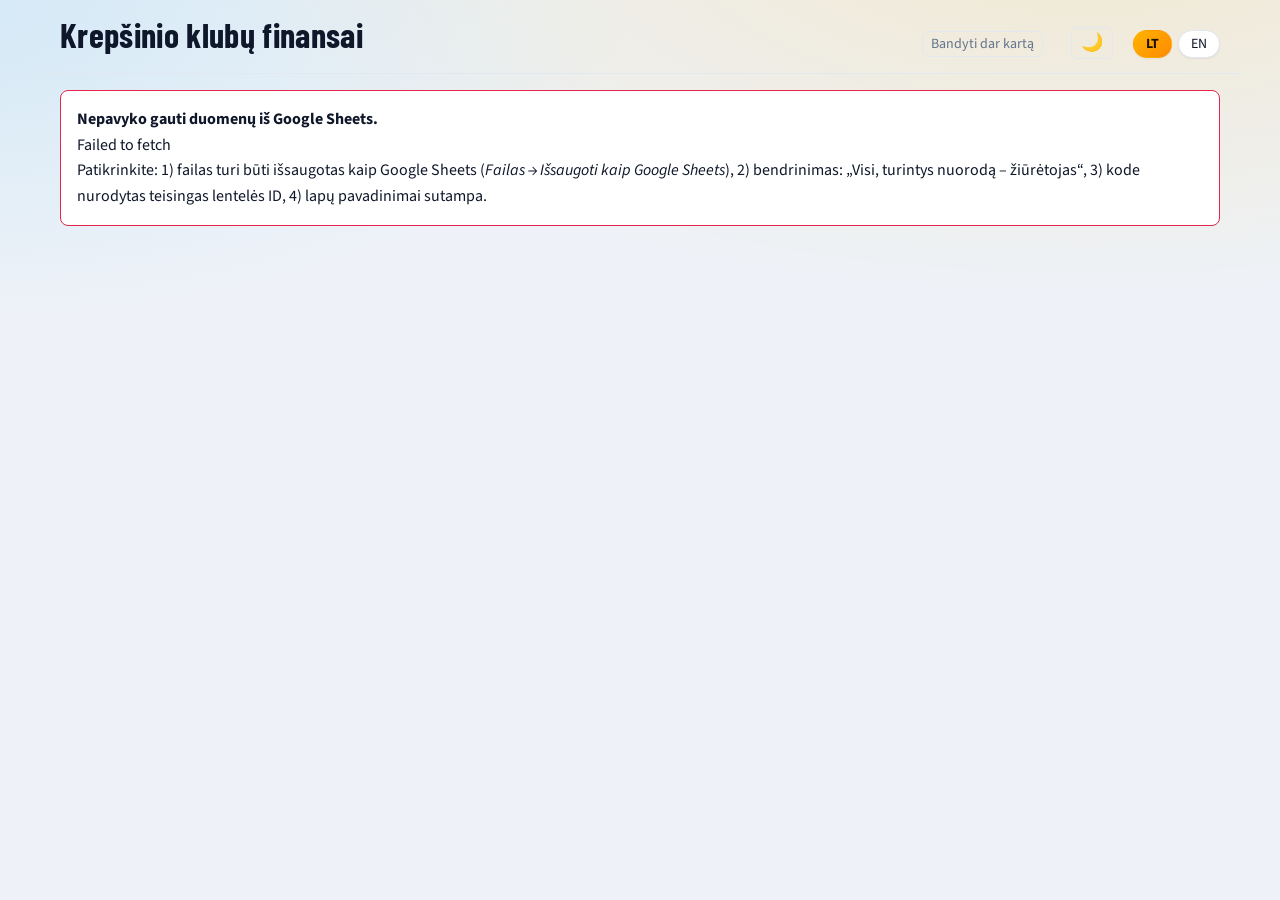
<file: index-35.html>
<!DOCTYPE html>
<html lang="lt">
<head>
<meta charset="utf-8">
<meta name="viewport" content="width=device-width, initial-scale=1">
<title>Krepšinio klubų finansai</title>
<link rel="manifest" href="manifest.json">
<meta name="theme-color" content="#0a1020">
<link rel="icon" type="image/png" href="icon-192.png">
<link rel="apple-touch-icon" href="apple-touch-icon.png">
<meta name="apple-mobile-web-app-title" content="Krepšinio finansai">
<link rel="preconnect" href="https://fonts.googleapis.com">
<link rel="stylesheet" href="https://fonts.googleapis.com/css2?family=Barlow+Condensed:wght@600;700&family=Source+Sans+3:wght@400;600&display=swap">
<style>
:root{--bg:#eef2f8;--card:#fff;--ink:#0f172a;--mute:#64748b;--line:#e2e8f0;--a:#ffb400;--b:#0ea5e9;--sv:#64748b;--pos:#12a150;--neg:#e5254b;--sh:0 1px 2px rgba(15,23,42,.06),0 14px 34px -14px rgba(15,23,42,.25);--hd:'Barlow Condensed','Arial Narrow',sans-serif;--tx:'Source Sans 3',system-ui,sans-serif}
@media(prefers-color-scheme:dark){:root:not([data-t=light]){--bg:#0a1020;--card:#131c30;--ink:#f1f5f9;--mute:#9aa8bf;--line:#223052;--a:#ffc82e;--b:#38bdf8;--sv:#d7dee9;--pos:#34e39a;--neg:#ff6b86;--sh:0 1px 2px #0008,0 16px 36px -14px #000c}}
:root[data-t=dark]{--bg:#0a1020;--card:#131c30;--ink:#f1f5f9;--mute:#9aa8bf;--line:#223052;--a:#ffc82e;--b:#38bdf8;--sv:#d7dee9;--pos:#34e39a;--neg:#ff6b86;--sh:0 1px 2px #0008,0 16px 36px -14px #000c}
*{box-sizing:border-box}
body{margin:0;background:var(--bg);color:var(--ink);font:16px/1.45 var(--tx)}
header{display:flex;flex-wrap:wrap;gap:8px 20px;align-items:baseline;padding:18px 20px 0;max-width:1200px;margin:auto}
h1{font:700 34px/1 var(--hd);margin:0;letter-spacing:.01em}
#st{color:var(--mute);font-size:14px;margin-left:auto}
button{font:inherit;color:inherit;cursor:pointer}
button:focus-visible,input:focus-visible,a:focus-visible{outline:2px solid var(--b);outline-offset:2px}
.ic{background:none;border:1px solid var(--line);border-radius:6px;padding:2px 8px;margin-left:8px}
nav{display:flex;gap:4px;padding:14px 20px 0;max-width:1200px;margin:auto;overflow-x:auto;border-bottom:1px solid var(--line)}
nav button{background:none;border:0;border-bottom:3px solid transparent;font:700 20px var(--hd);padding:6px 12px;color:var(--mute);white-space:nowrap}
nav button[aria-selected=true]{color:var(--ink);border-color:var(--a)}
main{max-width:1200px;margin:auto;padding:16px 20px 60px}
.bar{display:flex;flex-wrap:wrap;gap:8px;align-items:center;margin-bottom:10px}
.chip{border:1px solid var(--line);background:var(--card);border-radius:99px;padding:3px 12px;font-size:14px}
.chip[aria-pressed=true]{background:var(--ink);color:var(--bg);border-color:var(--ink)}
input[type=search]{font:inherit;background:var(--card);color:var(--ink);border:1px solid var(--line);border-radius:8px;padding:6px 10px;min-width:200px;margin-left:auto}
.sum{color:var(--mute);font-size:14px;margin:0 0 10px}
.tw{overflow-x:auto;background:var(--card);border:1px solid var(--line);border-radius:8px}
table{border-collapse:collapse;width:100%;font-variant-numeric:tabular-nums}
th,td{padding:8px 12px;text-align:right;border-bottom:1px solid var(--line);white-space:nowrap}
th{font:700 16px var(--hd);color:var(--mute);cursor:pointer;user-select:none;position:sticky;top:0;background:var(--card)}
th.l,td.l{text-align:left}
th[aria-sort]{color:var(--ink)}
td.l{position:sticky;left:0;background:var(--card)}
td small{display:block;color:var(--mute);font-size:12px;line-height:1.1}
tr:last-child td{border-bottom:0}
.sh{display:inline-flex;align-items:center;gap:8px}
.sh i{display:inline-block;width:70px;height:8px;background:var(--b);border-radius:2px;overflow:hidden;opacity:.9}
.sh i b{display:block;height:100%;background:var(--a)}
.pos{color:var(--pos)}.neg{color:var(--neg)}.na{color:var(--mute)}
td a{margin-right:6px;color:var(--b)}
.cards{display:grid;grid-template-columns:repeat(auto-fill,minmax(300px,1fr));gap:12px}
.card{background:var(--card);border:1px solid var(--line);border-radius:8px;padding:14px 16px}
.card h3{font:700 22px var(--hd);margin:0 0 6px}.card h3 span{color:var(--mute);font-size:16px;margin-left:6px}
.card p{margin:0 0 8px;font-size:15px}
.msg{background:var(--card);border:1px solid var(--neg);border-radius:8px;padding:16px;line-height:1.6}
tr.c,tr.pc{cursor:pointer}tr.c:hover td,tr.pc:hover td{background:color-mix(in srgb,var(--a) 12%,var(--card))}
.cl{display:flex;align-items:center}.lw{display:inline-grid;margin-right:10px;flex:none}.lw>*{grid-area:1/1;margin:0}
.lg{width:30px;height:30px;border-radius:50%;object-fit:contain;background:#fff}.in{display:inline-flex;align-items:center;justify-content:center;color:#fff;font:700 12px var(--hd)}
#md{position:fixed;inset:0;background:#000a;display:none;align-items:flex-end;justify-content:center;z-index:9}#md.o{display:flex}
.sheet{background:var(--bg);width:min(900px,100%);max-height:92vh;overflow:auto;border-radius:14px 14px 0 0;padding:18px 20px 28px}
@media(min-width:800px){#md{align-items:center}.sheet{border-radius:14px}}
.kp{display:grid;grid-template-columns:repeat(auto-fit,minmax(140px,1fr));gap:10px;margin:12px 0}
.kp div{background:var(--card);border:1px solid var(--line);border-radius:8px;padding:8px 12px}.kp small{display:block;color:var(--mute);font-size:12px}.kp b{font:700 24px var(--hd)}
h2,h3{font-family:var(--hd);margin:8px 0 4px}h2{font-size:30px;margin:0}.top{display:flex;gap:8px;margin-bottom:10px}.top button{margin-left:auto}
.top button,.lk{border:1px solid var(--line);background:var(--card);border-radius:8px;padding:4px 12px;color:var(--ink);text-decoration:none;font-size:14px}
iframe{width:100%;height:calc(100vh - 150px);min-height:620px;border:1px solid var(--line);border-radius:8px;background:#fff}
#lang{display:flex;gap:6px}.pf{position:relative;cursor:help;border-bottom:1px dotted var(--mute)}.tip{display:none;position:absolute;left:0;top:140%;z-index:5;width:min(380px,80vw);background:var(--card);color:var(--ink);border:1px solid var(--line);border-radius:8px;padding:8px 10px;font-size:14px;line-height:1.4;box-shadow:0 6px 20px #0005}.pf:hover .tip,.pf:focus .tip{display:block}
body{background:radial-gradient(900px 380px at 85% -8%,color-mix(in srgb,var(--a) 16%,transparent),transparent),radial-gradient(700px 320px at -5% 0,color-mix(in srgb,var(--b) 12%,transparent),transparent),var(--bg);background-attachment:fixed}
.tw,.kp div,.card,.sheet,.chip{box-shadow:var(--sh)}.chip{border-radius:99px}.chip[aria-pressed=true]{background:linear-gradient(135deg,var(--a),#ff8a00);color:#1b1300;border-color:transparent;font-weight:700}
.pos,.neg{display:inline-block;padding:1px 10px;border-radius:99px;font-weight:700}.pos{color:var(--pos);background:color-mix(in srgb,var(--pos) 18%,transparent)}.neg{color:var(--neg);background:color-mix(in srgb,var(--neg) 18%,transparent)}
.sh i{background:color-mix(in srgb,var(--b) 28%,transparent);height:9px;border-radius:9px}.sh i b{background:linear-gradient(90deg,#ffd54a,#ff8a00);border-radius:9px}
.kp b{background:linear-gradient(135deg,var(--ink),color-mix(in srgb,var(--ink) 55%,var(--b)));-webkit-background-clip:text;background-clip:text;-webkit-text-fill-color:transparent}.kp b .pos,.kp b .neg{-webkit-text-fill-color:currentColor}
#th{font-size:18px;padding:2px 9px}.rl{height:44px;max-width:130px;object-fit:contain;background:#fff;border-radius:10px;padding:4px;box-shadow:var(--sh)}
.sx{position:relative;display:inline-block;margin-bottom:8px}.sx .opts{display:none;position:absolute;left:0;top:calc(100% - 2px);z-index:6;padding:10px;gap:6px;flex-wrap:wrap;width:min(430px,88vw);background:var(--card);border:1px solid var(--line);border-radius:14px;box-shadow:var(--sh)}.sx:hover .opts,.sx:focus-within .opts{display:flex}
.ms{display:none;font:inherit;background:var(--card);color:var(--ink);border:1px solid var(--line);border-radius:10px;padding:8px 10px;margin:0 0 10px;width:100%}
@media(max-width:720px){
 header{padding:14px 14px 0}h1{font-size:28px}#st{margin-left:0;width:100%}main{padding:12px 12px 60px}nav{padding:10px 12px 0}
 .bar{gap:6px}.bar.n{flex-wrap:nowrap;overflow-x:auto;padding-bottom:6px}.bar.n .chip{white-space:nowrap;flex:none}input[type=search]{width:100%;margin:0}
 .ms{display:block}.sum{font-size:13px}
 .tw{background:transparent;border:0;box-shadow:none;overflow:visible}
 .tw table,.tw tbody,.tw tr,.tw td{display:block}.tw thead{display:none}
 .tw tr{display:grid;grid-template-columns:1fr 1fr;gap:10px 14px;background:var(--card);border:1px solid var(--line);border-radius:16px;box-shadow:var(--sh);padding:14px;margin-bottom:12px}
 .tw td{border:0;padding:0;text-align:left;white-space:normal;position:static;background:transparent}
 .tw td.l{grid-column:1/-1;font-size:18px}.tw td.l small{display:block;margin-bottom:2px}
 .tw td[data-lb]:not(.l)::before{content:attr(data-lb);display:block;color:var(--mute);font-size:11px;font-weight:600;text-transform:uppercase;letter-spacing:.05em;margin-bottom:1px}
 .tw tr:hover td{background:transparent}.tw tr.c:active,.tw tr.pc:active{transform:scale(.99)}
 #md{align-items:flex-end}.sheet{max-height:94vh;max-height:94dvh;padding:14px 14px 30px;border-radius:20px 20px 0 0}h2{font-size:26px}
 .kp{grid-template-columns:1fr 1fr;gap:8px}.kp b{font-size:21px}.kp small{font-size:11px}
 .sx .opts{width:min(430px,calc(100vw - 24px))}
}
@media(max-width:720px){.tw.ch{background:var(--card);border:1px solid var(--line);box-shadow:var(--sh);border-radius:14px}.rl{height:38px;max-width:84px}.cl h2{overflow-wrap:anywhere}}
body.lk{position:fixed;left:0;right:0;width:100%;overflow:hidden}#md,.sheet{overscroll-behavior:contain}.sheet.sm{width:min(560px,100%)}.sheet{padding-top:0!important;max-height:92vh;max-height:92dvh}.top{position:sticky;top:0;z-index:3;background:var(--bg);padding:12px 0 8px;margin-bottom:6px}
.srcs{display:inline-flex;gap:6px;flex-wrap:wrap;vertical-align:middle}
.srcs a{display:inline-flex;align-items:center;justify-content:center;min-width:30px;height:30px;padding:0 6px;margin:0;border:1px solid var(--line);border-radius:8px;background:color-mix(in srgb,var(--b) 14%,var(--card));color:var(--b);font-weight:700;font-size:14px;text-decoration:none}
.srcs a:hover{background:color-mix(in srgb,var(--b) 28%,var(--card))}
.est{font-style:italic;text-decoration:underline dotted;text-decoration-color:var(--a);text-underline-offset:3px}
@media(max-width:720px),(pointer:coarse){.srcs{gap:10px}.srcs a{min-width:46px;height:46px;font-size:17px;border-radius:12px}.tw td.sc{grid-column:1/-1}}
.ctabs{display:flex;gap:4px;border-bottom:1px solid var(--line);margin:10px 0 12px}
.ctabs button{background:none;border:0;border-bottom:3px solid transparent;font:700 20px var(--hd);padding:6px 14px;color:var(--mute);margin:0}
.ctabs button[aria-selected=true]{color:var(--ink);border-color:var(--a)}
.cmpw{overflow-x:auto;background:var(--card);border:1px solid var(--line);border-radius:14px;box-shadow:var(--sh);margin-top:6px}
.cmpw table{border-collapse:collapse;width:100%}
.cmpw th,.cmpw td{padding:9px 12px;border-bottom:1px solid var(--line);text-align:right;white-space:nowrap;font-size:15px}
.cmpw th{position:static;cursor:default;white-space:normal;min-width:96px;vertical-align:bottom}
.cmpw th:first-child,.cmpw td:first-child{text-align:left;position:sticky;left:0;background:var(--card);color:var(--mute);font-size:13px;min-width:112px;white-space:normal;z-index:1}
.cmpw tr:last-child td{border-bottom:0}
.cmpw td.best{font-weight:700;color:var(--pos)}
.kp div{border:1.5px solid color-mix(in srgb,var(--a) 62%,transparent);background:linear-gradient(160deg,color-mix(in srgb,var(--a) 10%,var(--card)),var(--card) 62%);box-shadow:0 0 0 1px color-mix(in srgb,var(--a) 8%,transparent),0 10px 26px -14px color-mix(in srgb,var(--a) 60%,transparent)}
.lc{background:linear-gradient(180deg,color-mix(in srgb,var(--a) 7%,var(--card)),var(--card));border:1px solid color-mix(in srgb,var(--a) 30%,var(--line));border-radius:16px;padding:10px 8px 6px;box-shadow:0 12px 34px -18px color-mix(in srgb,var(--a) 55%,transparent)}
.lc svg{display:block;width:100%;max-width:760px;margin:0 auto;height:auto;overflow:visible}
.lc .tp,.lc .gd{opacity:0;pointer-events:none;transition:opacity .15s}
.lc .pt{cursor:pointer;outline:none}.lc .pt:hover .tp,.lc .pt:focus .tp,.lc .pt:hover .gd,.lc .pt:focus .gd,.lc .pt.sel .tp,.lc .pt.sel .gd{opacity:1}
.lc svg:has(.pt:hover) .pt.sel:not(:hover) .tp,.lc svg:has(.pt:focus) .pt.sel:not(:focus) .tp,.lc svg:has(.pt:hover) .pt.sel:not(:hover) .gd,.lc svg:has(.pt:focus) .pt.sel:not(:focus) .gd{opacity:0}
.pills{display:flex;gap:8px;flex-wrap:wrap;justify-content:center;margin:12px 0 4px}
.pills .chip{padding:5px 14px;font-size:14px}
.lgd{display:flex;flex-wrap:wrap;gap:6px 18px;font-size:13px;color:var(--mute);margin:10px 2px 2px}
.lgd i{display:inline-block;width:18px;height:4px;border-radius:4px;margin-right:6px;vertical-align:middle}
</style>
</head>
<body>
<header><h1 id="h1">Krepšinio klubų finansai</h1><span id="st">Kraunama…</span><button class="ic" id="th" aria-label="Tema"></button><span id="lang"><button class="chip" data-l="lt">LT</button> <button class="chip" data-l="en">EN</button></span></header>
<nav role="tablist" id="tabs"></nav>
<main id="out"></main>
<div id="md" aria-modal="true" role="dialog"><div class="sheet" id="sh"></div></div>
<script>
// ---- Nustatymai: Google lentelės ID (turi būti tikra Google Sheets lentelė, ne .xlsx) ----
const SHEET_ID="1Qt4ijFGDmvoLLHb-gCbcAF9KGts6ZC-RHwWzQw68cZI";
// Kiekvienam lapui – galimi pavadinimai (su „/" ir be). Pirmas tinkamas naudojamas.
const SHEETS={b27:["Budgets 26/27","Budgets 2627"],b26:["Budgets 25/26","Budgets 2526"],w26:["World 25/26","World 2526"],att:["Attendance 25/26","Attendance 2526","Attendance"],sal:["Player Salaries"],hist:["Historical Budgets"],histatt:["Historical Attendance"]};
const C="Australia|Australija|AU;Austria|Austrija|AT;Belgium|Belgija|BE;Bosnia and Herzegovina|Bosnija ir Hercegovina|BA;Croatia|Kroatija|HR;Czech Republic|Čekija|CZ;Denmark|Danija|DK;Estonia|Estija|EE;Finland|Suomija|FI;France|Prancūzija|FR;Germany|Vokietija|DE;Greece|Graikija|GR;Hungary|Vengrija|HU;Israel|Izraelis|IL;Italy|Italija|IT;Japan|Japonija|JP;Latvia|Latvija|LV;Lithuania|Lietuva|LT;Montenegro|Juodkalnija|ME;North Macedonia|Šiaurės Makedonija|MK;Poland|Lenkija|PL;Portugal|Portugalija|PT;Romania|Rumunija|RO;Serbia|Serbija|RS;Slovakia|Slovakija|SK;Slovenia|Slovėnija|SI;Spain|Ispanija|ES;Turkey|Turkija|TR;United Arab Emirates|Jungtiniai Arabų Emyratai|AE;United Kingdom|Jungtinė Karalystė|GB;Ukraine|Ukraina|UA;Bulgaria|Bulgarija|BG;Georgia|Gruzija|GE;Cyprus|Kipras|CY;Netherlands|Nyderlandai|NL;Switzerland|Šveicarija|CH;Sweden|Švedija|SE;Norway|Norvegija|NO;Iceland|Islandija|IS;Kosovo|Kosovas|XK;Azerbaijan|Azerbaidžanas|AZ;Ireland|Airija|IE;Albania|Albanija|AL;Russia|Rusija|RU;South Korea|Pietų Korėja|KR;USA|JAV|US;China|Kinija|CN;Taiwan|Taivanas|TW;Venezuela|Venesuela|VE;Canada|Kanada|CA;Argentina|Argentina|AR;Brazil|Brazilija|BR;Mexico|Meksika|MX;New Zealand|Naujoji Zelandija|NZ;Philippines|Filipinai|PH;Egypt|Egiptas|EG;Dominican Republic|Dominikos Respublika|DO;Puerto Rico|Puerto Rikas|PR;Lebanon|Libanas|LB;Iran|Iranas|IR;Saudi Arabia|Saudo Arabija|SA;Kazakhstan|Kazachstanas|KZ;Luxembourg|Liuksemburgas|LU;Belarus|Baltarusija|BY;Moldova|Moldova|MD;Malta|Malta|MT;Andorra|Andora|AD;India|Indija|IN;Qatar|Kataras|QA;Uruguay|Urugvajus|UY;Chile|Čilė|CL;Senegal|Senegalas|SN;Nigeria|Nigerija|NG".split(";").map(s=>s.split("|"));
const NAT=Object.fromEntries(C.map(c=>[c[0],c[1]])),FL=Object.fromEntries(C.map(c=>[c[1],c[2]]));
const flag=n=>FL[n]?String.fromCodePoint(...[...FL[n]].map(c=>127397+c.charCodeAt(0)))+" ":"";
const LT2EN=Object.fromEntries(C.map(c=>[c[1],c[0]])),dn=n=>LANG==="en"?(LT2EN[n]||n):n;
let nf=new Intl.NumberFormat("lt-LT",{maximumFractionDigits:0});
const eur=n=>n==null?"–":nf.format(n)+" €";
const E=(t,e)=>e?`<span class="est">~${t}</span>`:t,eE=(n,e)=>E(eur(n),e&&n!=null);
const esc=s=>String(s??"").replace(/[&<>"]/g,c=>({"&":"&amp;","<":"&lt;",">":"&gt;",'"':"&quot;"}[c]));
const wd=s=>String(s??"").toLowerCase().replace(/ł/g,"l").replace(/đ/g,"d").replace(/ø/g,"o").replace(/ı/g,"i").replace(/ß/g,"ss").normalize("NFD").replace(/[\u0300-\u036f]/g,"").split(/[^a-z0-9]+/).filter(Boolean);
const mt=(t,q)=>{const qt=wd(q);if(!qt.length)return true;const W=wd(t);return qt.every(x=>W.some(w=>w.startsWith(x)))};
const norm=s=>String(s).toLowerCase().normalize("NFD").replace(/[^a-z0-9]/g,"");
const nat=n=>NAT[n]||n;
const num=v=>{if(v==null)return null;const s=String(v).replace(/[\s\u00a0€$%~≈*]/g,"").replace(/,/g,"");if(!/^-?\d/.test(s))return null;const n=parseFloat(s);return isNaN(n)?null:n};
const est=v=>num(v)!=null&&/[~≈*]/.test(String(v));
const txt=v=>{const s=String(v??"").trim();return(s===""||s==="-"||s[0]==="#")?"":s};
function csv(t){const R=[];let r=[],c="",q=0;for(let i=0;i<t.length;i++){const h=t[i];
 if(q){if(h=='"'){if(t[i+1]=='"'){c+='"';i++}else q=0}else c+=h}
 else if(h=='"')q=1;else if(h==","){r.push(c);c=""}else if(h=="\n"){r.push(c);R.push(r);r=[];c=""}else if(h!="\r")c+=h}
 if(c||r.length){r.push(c);R.push(r)}return R}
let DEF;
async function raw(n){
 const res=await fetch(`https://docs.google.com/spreadsheets/d/${SHEET_ID}/gviz/tq?tqx=out:csv&headers=0&sheet=${encodeURIComponent(n)}`);
 const t=await res.text();
 if(!res.ok||/^\s*</.test(t))throw new Error(`Lapas „${n}" neatsidaro (HTTP ${res.status})`);
 return t}
// Jei lapo pavadinimas neegzistuoja, Google tyliai grąžina pirmą lapą – tokį atsakymą atmetame
async function load(names,first){
 for(const n of names){const t=await raw(n);if(first||t!==DEF)return csv(t)}
 throw new Error(`Lapas „${names[0]}" nerastas – patikrinkite jo pavadinimą lentelėje`)}
// Suranda lenteles, kurių antraštės eilutė prasideda reikšme hdr antrame stulpelyje
function blocks(rows,hdr){const out=[];let title="";
 for(let i=0;i<rows.length;i++){const a=(rows[i][1]||"").trim();
  if(a===hdr){const h=rows[i].map(x=>x.trim()),d=[];let j=i+1;
   while(j<rows.length){const b=(rows[j][1]||"").trim();if(!b||b===hdr||/^Vidurkis/.test(b))break;d.push(rows[j]);j++}
   out.push({title,h,d});i=j-1}
  else if(a)title=a}
 return out}
const ix=(h,re)=>h.findIndex(x=>re.test(x));
function budgets(rows,season,world){const o=[];
 for(const b of blocks(rows,"Nation")){/* Google CSV „pameta" antraštes skaitinių stulpelių viršuje, todėl stulpeliai imami pagal vietą: B šalis, C klubas, D biudžetas, E algos, H vieta, I Europa, J+ šaltiniai */
  const sn=season==="H"?(b.title.match(/(\d\d)\s*\/\s*(\d\d)\s*$/)||[]).slice(1).join("/"):season;if(!sn)continue;
  const ci=b.h.indexOf("Club"),dv=ci>2?ci-2:0,q=season==="26/27"?1:0,c={n:1,club:2+dv,t:3+dv,s:4+dv,p:6+q+dv,e:7+q+dv};
  const src=[8,9,10,11].map(i=>i+q+dv);
  for(const r of b.d){if(!txt(r[c.club]))continue;
   o.push({season:sn,nation:nat(r[1].trim()),div:dv?num(r[2]):null,club:r[c.club].trim(),total:num(r[c.t]),sal:num(r[c.s]),place:num(r[c.p]),eu:txt(r[c.e]).replace(/^https?:.*/,""),est:{total:est(r[c.t]),sal:est(r[c.s])},src:src.map(i=>(r[i]||"").trim()).filter(u=>/^https?:/.test(u))})}}
 return o}
const AD={French:"France",German:"Germany",Spanish:"Spain",Italian:"Italy",Lithuanian:"Lithuania",Greek:"Greece",Turkish:"Turkey",Israeli:"Israel",Polish:"Poland",Serbian:"Serbia",Latvian:"Latvia",Estonian:"Estonia",Finnish:"Finland"};
const fr=v=>{const n=num(v);return n==null?null:/%/.test(String(v))||n>1.5?n/100:n};
let BNM=null,BND=null;
function nationOfClub(name){if(BND!==D.bud||!BNM){BNM=new Map();D.bud.forEach(r=>{if(FL[r.nation])BNM.set(norm(r.club),r.nation)});BND=D.bud}
 const k=norm(name);if(BNM.has(k))return BNM.get(k);for(const[c,n]of BNM)if(same(c,name))return n;return""}
function inferNation(rs){const cnt={};let tot=0;for(const x of rs){const n=nationOfClub(x.name);if(n){cnt[n]=(cnt[n]||0)+1;tot++}}
 const e=Object.entries(cnt).sort((a,b)=>b[1]-a[1]);return e.length?(e[0][1]/tot>=.75?e[0][0]:"ABA"):""}
// Google CSV kartais „pameta“ tekstą skaitiniame stulpelyje (lygų pavadinimai B stulpelyje), todėl blokai skiriami pagal antraštės eilutę „Club“,
// o lyga ir sezonas, jei pavadinimo nėra, nustatomi pagal klubus
function attendance(rows,def){const dv=rows.some(r=>(r[2]||"").trim()==="Club")?1:0,blks=[];let pend="",cur=null;
 const prev=t=>{const[a,b]=t.split("/").map(Number);return String(a-1).padStart(2,"0")+"/"+String(b-1).padStart(2,"0")};
 for(const r of rows){const first=(r[1]||"").trim(),a=(r[1+dv]||"").trim();
  if(dv&&!a&&first&&!/^\d+$/.test(first)&&first!=="Division"){pend=first;cur=null;continue}
  if(a==="Club"||a==="Klubas"){cur={title:pend,rows:[]};blks.push(cur);pend="";continue}
  if(!a)continue;
  if(num(r[5+dv])==null&&num(r[6+dv])==null){if(!dv){pend=a;cur=null}continue}
  if(!cur){cur={title:pend,rows:[]};blks.push(cur);pend=""}
  cur.rows.push(r)}
 const o=[];let season=def||"",seen=new Set();
 for(const b of blks){if(!b.rows.length)continue;let tS=null,nation;
  if(b.title){const mm=b.title.match(/(\d\d)\s*\/\s*(\d\d)\s*$/);if(mm)tS=mm[1]+"/"+mm[2];const t0=b.title.replace(/\s*\d\d\s*\/\s*\d\d\s*$/,""),m=t0.match(/^(\w+) league/i);nation=m&&AD[m[1]]?nat(AD[m[1]]):t0.replace(/\s*\(.*/,"").replace(/ league$/i,"")}
  else nation=inferNation(b.rows.map(r=>({name:(r[1+dv]||"").trim()})));
  if(tS){season=tS;seen=new Set([nation])}else{if(nation&&seen.has(nation)){season=prev(season);seen=new Set()}if(nation)seen.add(nation)}
  for(const r of b.rows){const a=(r[1+dv]||"").trim(),first=(r[1]||"").trim(),nums=String(r[6+dv]).split("/").map(num).filter(x=>x!=null),avg=num(r[5+dv]),cap=nums.length?nums[nums.length-1]:null;
   o.push({season,nation,div:dv?num(first):null,club:a,city:txt(r[2+dv]),avg,cap,est:{avg:est(r[5+dv]),cap:est(r[6+dv])},fill:fr(r[7+dv])??(avg!=null&&cap?avg/cap:null),expE:num(r[11+dv]),idxE:num(r[12+dv]),expL:num(r[13+dv]),idxL:num(r[14+dv]),profile:txt(r[15+dv]),place:num(r[16+dv])})}}
 return o}
// ---- Gyvi lankomumo duomenys (ACBattendance projektas: ACB, BBL, LKL) ----
const LIVE_BASE=["https://andriuspanama.github.io/ACBattendance/","https://raw.githubusercontent.com/andriuspanama/ACBattendance/main/"];
const LIVE=[["data/attendance_averages.json","Spain"],["data/bbl/attendance_averages.json","Germany"],["data/lkl/attendance_averages.json","Lithuania"]];
// Pavadinimai, kuriuos ACBattendance naudoja kitaip nei lentelė
const LAL={"Recoletas Salud San Pablo Burgos":"CB San Pablo Burgos","Kosner Baskonia":"Saski Baskonia","Casademont Zaragoza":"Basket Zaragoza","Leyma Coruna":"Basquet Coruna","Monbus Obradoiro":"Obradoiro CAB","Ilerna Lleida":"Forca Lleida CE","Rio Breogan":"Club Baloncesto Breogan","Asisa Joventut":"Club Joventut Badalona","Fiatc Girona":"Basquet Girona","Barca":"FC Barcelona Basquet","Kidsandus Manresa":"Basquet Manresa","La Laguna Tenerife":"CB Canarias Tenerife","Morabanc Andorra":"BC Andorra","Ulm":"Ratiopharm Ulm","Basketball Braunschweig":"Lowen Braunschweig"};
async function getJ(path){for(const b of LIVE_BASE){try{const r=await fetch(b+path+"?t="+Math.floor(Date.now()/60000));if(r.ok)return await r.json()}catch(e){}}return null}
async function addLive(){
 const res=await Promise.all(LIVE.map(([p])=>getJ(p)));
 res.forEach((j,i)=>{if(!j||!j.clubs)return;const cn=nat(LIVE[i][1]),se=String(j.season).replace(/^20(\d\d)-(\d\d)$/,"$1/$2");
  for(const c of j.clubs){const nm=LAL[c.club]||c.club,ba=D.att.find(r=>r.season==="25/26"&&r.country===cn&&same(r.club,nm)),bb=D.bud.find(r=>r.nation===cn&&same(r.club,nm)),bs=ba||bb,cap=ba?ba.cap:null;
   D.att.push({season:se,nation:cn,country:cn,div:bs&&bs.div!=null?bs.div:null,club:bs?bs.club:nm,avg:c.average,games:c.home_games_counted,min:c.min,max:c.max,total:c.total,cap,fill:cap?c.average/cap:null,est:{},live:true,upd:j.updated})}})}
function salaries(rows){const o=[];
 for(const b of blocks(rows,"Role")){const ti=b.h.indexOf("Team"),dv=ti>4?ti-4:0;
  for(const r of b.d){if(!txt(r[2]))continue;
   o.push({role:r[1].trim(),name:r[2].trim(),country:nat((r[3]||"").trim()),div:dv?num(r[4]):null,team:txt(r[4+dv]),season:txt(r[5+dv]),value:num(r[6+dv]),len:txt(r[7+dv]),month:num(r[8+dv]),est:{value:est(r[6+dv]),month:est(r[8+dv])},src:[9,10,11,12].map(i=>(r[i+dv]||"").trim()).filter(u=>/^https?:/.test(u))})}}
 return o}
function taxes(rows){return rows.filter(r=>txt(r[3])&&!/^https?:/.test(r[1])).map(r=>({country:r[1].trim(),season:txt(r[2]),text:r[3].trim(),src:(r[4]||"").trim()}))}

const EN={"Krepšinio klubų finansai":"Basketball Club Finances","Kraunama…":"Loading…","Atnaujinta":"Updated","Atnaujinti":"Refresh","Bandyti dar kartą":"Try again","Nepavyko gauti duomenų iš Google Sheets.":"Could not load data from Google Sheets.","Biudžetai":"Budgets","Biudžeto pokytis (€)":"Budget change (€)","Lankomumas":"Attendance","Žaidėjų algos":"Player salaries","Mokesčių skaičiuoklė":"Tax calculator","Klubas":"Club","Bendras biudžetas":"Total budget","Atlyginimų biudžetas":"Salary budget","Atlyginimų dalis":"Salary share","Biudžeto pokytis":"Budget change","Vieta lygoje":"League place","Europos turnyras":"European competition","Europa":"Europe","Šaltiniai":"Sources","Šaltinis":"Source","nuoroda":"link","Vid. lankomumas":"Avg. attendance","Užpildymas":"Filling rate","Profilis":"Profile","Žaidėjas / treneris":"Player / coach","Komanda":"Team","Šalis":"Country","Sezonas":"Season","sezonas":"season","Sutarties vertė":"Contract value","Trukmė":"Length","Mėnesio alga":"Monthly salary","Visos":"All","Ieškoti…":"Search…","Paieška":"Search","įrašų, iš jų pilnų duomenų:":"records, with complete data:","vidutinė atlyginimų dalis":"average salary share","(iš ":"(of ","Rodoma pirmos 300 eilučių – siaurinkite paieška ar filtru.":"Showing the first 300 rows – narrow down with search or filter.","Tušti langeliai rodomi „–“ ir į vidurkius neįtraukiami.":"Empty cells are shown as “–” and excluded from averages.","Nieko nerasta":"Nothing found","Uždaryti":"Close","← Atgal":"← Back","Lankomumas 2025/26":"Attendance 2025/26","Galima arenos talpa":"Available arena capacity","Tikėtinas lankomumas tokioje rinkoje (Europos kontekste)":"Expected attendance for such a market (European context)","Tikėtinas lankomumas savos lygos kontekste":"Expected attendance in own-league context","Lankomumo indeksas vs Europa":"Attendance index vs Europe","Lankomumo indeksas vs savo lyga":"Attendance index vs own league","Žaidėjai ir algos":"Players and salaries","Vardas":"Name","Rolė":"Role","Spauskite žaidėją, kad matytumėte visą algų istoriją.":"Click a player to see the full salary history.","Mėnesio algos pokytis (€)":"Monthly salary change (€)","Algų istorija":"Salary history","įrašų:":"records:","čempionai":"champions","Pareigos":"Role","Lyga":"Division","Realus":"Actual","Tikėtinas":"Expected","Palyginimas":"Compare","Klubai":"Clubs","Lygos":"Leagues","Klubo sezonai":"Club seasons","Rodiklis":"Metric","Pasirink, ką lyginti – paieška aukščiau.":"Pick what to compare using the search above.","Paskutinis sezonas":"Latest season","Didžiausia mėnesio alga":"Peak monthly salary","Sezonas (didžiausia alga)":"Season of peak salary","Įrašų skaičius":"Number of records","Sezonų skaičius":"Number of seasons","Klubų skaičius":"Number of clubs","Vid. biudžetas":"Avg. budget","Biudžetų mediana":"Median budget","Didžiausias biudžetas":"Highest budget","Vid. atlyginimų biudžetas":"Avg. salary budget","Vid. atlyginimų dalis":"Avg. salary share","Vid. klubų lankomumas":"Avg. club attendance","Lankomumo mediana":"Median attendance","Didžiausias klubo lankomumas":"Highest club attendance","Vid. užpildymas":"Avg. filling rate","Mediana":"Median","Mažiausias":"Lowest","Didžiausias":"Highest","Namų rungtynės":"Home games","Lankomumo istorija":"Attendance history","Realus lankomumas":"Actual attendance","Tikėtinas (Europos kontekste)":"Expected (European context)","Šio sezono duomenys dalinai – atnaujinami po kiekvieno turo; užpildymas skaičiuojamas pagal 25/26 arenos talpą.":"This season's data is partial – updated after every round; filling rate uses the 25/26 arena capacity.","apytikslė reikšmė":"estimated value"};
C.forEach(c=>EN[c[1]]=c[0]);
const PAIRS=Object.entries(EN).sort((x,y)=>y[0].length-x[0].length).map(([k,v])=>[new RegExp("(?<![\\p{L}])"+k.replace(/[.*+?^${}()|[\]\\]/g,"\\$&")+"(?![\\p{L}])","gu"),v]);
let LANG=(()=>{try{return localStorage.getItem("lang")||"lt"}catch(e){return"lt"}})(),stH="";
const tr=s=>LANG==="en"?PAIRS.reduce((a,[re,v])=>a.replace(re,v),s):s;
const setSt=s=>{stH=s;$("st").innerHTML=tr(s)};
function setLang(l){LANG=l;try{localStorage.setItem("lang",l)}catch(e){}
 nf=new Intl.NumberFormat(l==="en"?"en-GB":"lt-LT",{maximumFractionDigits:0});document.documentElement.lang=l;
 $("h1").textContent=tr("Krepšinio klubų finansai");document.title=$("h1").textContent;
 document.querySelectorAll("#lang button").forEach(b=>b.setAttribute("aria-pressed",b.dataset.l===l));
 setSt(stH);closeAll();if(D.bud)render()}
// ---- Būsena ir atvaizdavimas ----
const RL='<img class="rl" src="https://rytasvilnius.lt/en/wp-content/uploads/sites/3/2024/07/rytas.png" alt="Rytas" onerror="this.remove()">';
const cmp=v=>v>=1e6?(v/1e6).toFixed(1)+"M":Math.round(v/1000)+"k";
function chart(it,sel,aria){const n=it.length,st=Math.max(38,Math.min(84,Math.floor(300/n))),bw=Math.min(44,Math.max(24,st-24)),f=10,base=92,mb=56,mx=Math.max(...it.map(x=>x.v||0),1),W=Math.max(n*st+14,300),Hh=122;
 return`<div class="tw ch" style="padding:8px 10px"><svg viewBox="0 0 ${W} ${Hh}" style="display:block;width:100%;max-width:${Math.round(W*1.5)}px;margin:0 auto;height:auto" role="img" aria-label="${aria}"><defs><linearGradient id="gy" x1="0" y1="0" x2="0" y2="1"><stop offset="0" stop-color="#ffd84d"/><stop offset="1" stop-color="#ff8a00"/></linearGradient></defs>${it.map((p,i)=>{const x=i*st+(W-n*st)/2+(st-bw)/2,c=x+bw/2,bh=p.v?p.v/mx*mb:0,s=p.l===sel,val=p.v?cmp(p.v):"–",fw=s?800:500;
  return`<g ${p.a||""} ${p.a?'style="cursor:pointer"':""}><title>${esc(p.t)}</title>${p.a?`<rect x="${x-5}" y="0" width="${bw+10}" height="${Hh}" fill="transparent"/>`:""}<rect x="${x}" y="${base-bh}" width="${bw}" height="${Math.max(bh,2)}" rx="4" fill="url(#gy)" ${s?'stroke="var(--ink)" stroke-width="2"':'opacity=".92"'}/>${s?`<text x="${c}" y="${base-bh-19}" text-anchor="middle" font-size="9" fill="var(--ink)">▼</text>`:""}<text x="${c}" y="${base-bh-5}" text-anchor="middle" font-size="${f}" font-weight="${fw}" fill="var(--ink)">${val}</text><text x="${c}" y="${base+15}" text-anchor="middle" font-size="${f}" font-weight="${s?800:400}" fill="${s?"var(--ink)":"var(--mute)"}">${esc(p.l)}</text>${p.s?`<text x="${c}" y="${base+28}" text-anchor="middle" font-size="8" fill="var(--mute)">${esc(p.s)}</text>`:""}</g>`}).join("")}</svg></div>`}
const sx=(cur,list,mk)=>list.length>1?`<div class="sx"><button class="chip cur" aria-pressed="true">${cur} ▾</button><div class="opts">${list.map(mk).join("")}</div></div>`:`<button class="chip" aria-pressed="true">${cur}</button>`;
let TH=(()=>{try{return localStorage.getItem("theme")||""}catch(e){return""}})();
const isDark=()=>TH?TH==="dark":matchMedia("(prefers-color-scheme:dark)").matches;
function syncTheme(){const f=document.querySelector("iframe");try{f.contentDocument.documentElement.setAttribute("data-t",isDark()?"dark":"light")}catch(e){}}
function setTheme(t){TH=t;document.documentElement.setAttribute("data-t",t);try{localStorage.setItem("theme",t)}catch(e){}$("th").textContent=isDark()?"☀️":"🌙";syncTheme()}
let LOGOS={},V=[],H=[];
const tk=s=>String(s||"").toLowerCase().normalize("NFD").replace(/[\u0300-\u036f]/g,"").split(/[^a-z0-9]+/).filter(Boolean);
const same=(a,b)=>{const x=tk(a),y=tk(b);if(!x.length||!y.length)return false;if(x.join("")===y.join(""))return true;const[s,l]=x.length<=y.length?[x,y]:[y,x];return s.join("").length>3&&s.every(w=>l.includes(w))};
const logo=n=>{const u=LOGOS[norm(n)],i=n.split(/\s+/).slice(0,2).map(w=>w[0]).join("").toUpperCase();
 return`<span class="lw"><span class="lg in" style="background:hsl(${[...n].reduce((a,c)=>(a*31+c.charCodeAt(0))%360,7)} 40% 38%)">${esc(i)}</span>${u?`<img class="lg" src="${esc(u)}" alt="" loading="lazy" onerror="this.remove()">`:""}</span>`};
const n0=n=>n==null?"–":nf.format(n),f2=n=>n==null?"–":n.toFixed(2).replace(".",LANG==="en"?".":",");
const PROF=[
[/strong in europe and own/i,"Stipri Europoje ir savo lygoje","Pritraukia aiškiai daugiau žiūrovų nei tikėtasi – ir savo lygoje, ir palyginus su Europos klubais. Pagal bet kokį matą – vienas geriausiai žiūrovus pritraukiančių klubų.","Draws clearly more fans than expected, both in its own league and compared with clubs across Europe. A top fan-attraction club by any measure."],
[/strong in own league.*line with europe/i,"Stipri savo lygoje, atitinka Europos lygį","Lenkia panašaus dydžio rinkos šalies varžovus ir pritraukia maždaug tiek žiūrovų, kiek tipiškas tokio dydžio Europos klubas.","Outperforms its domestic rivals of similar market size and draws about as many fans as a typical European club of its size."],
[/strong (for its|in own) league.*below|strong for its league/i,"Stipri savo lygoje (žemiau Europos)","Išsiskiria savo lygoje, bet visa lyga pritraukia mažiau žiūrovų nei kitos, todėl klubas vis tiek atsilieka nuo panašių Europos klubų.","A standout in its own league, but the league as a whole draws fewer fans than others, so the club still trails comparable European clubs."],
[/in line with own league.*above/i,"Atitinka savo lygą, aukščiau Europos","Pritraukia maždaug tiek, kiek tikimasi savo lygoje. Kadangi lyga populiari, klubas vis tiek viršija Europos vidurkį.","Draws about what's expected in its own league. Because that league is popular, this still puts the club above the European average."],
[/in line with expectations/i,"Atitinka lūkesčius (lyga ir Europa)","Pritraukia maždaug tiek žiūrovų, kiek tikėtasi – ir savo lygoje, ir Europoje. Nei išsiskiria, nei atsilieka.","Draws about as many fans as expected, both in its own league and across Europe. Neither a standout nor a laggard."],
[/in line with own league.*below/i,"Atitinka savo lygą, žemiau Europos","Rodo tikėtą rezultatą tarp šalies varžovų, bet jo lyga pritraukia mažiau žiūrovų nei kitos, todėl atsilieka nuo panašių Europos klubų.","Performs as expected among domestic rivals, but its league draws fewer fans than others, so it falls short of comparable European clubs."],
[/capacity/i,"Apribota talpos (arena pilna)","Lankomumas mažesnis nei tikėtasi, bet arena beveik pilna per kiekvienas rungtynes. Skaičius riboja pastatas, o ne susidomėjimo trūkumas; tikroji paklausa tikriausiai didesnė.","Attendance is below expected, but the arena is nearly full every game. The building, not a lack of interest, holds the numbers back; real demand is likely higher."],
[/helped by/i,"Padeda stipri lyga (yra tuščių vietų)","Pritraukia mažiau žiūrovų nei tikėtasi savo lygoje, arenoje yra tuščių vietų, bet bendras lygos populiarumas išlaiko klubą Europos vidurkio lygyje ar aukščiau.","Draws fewer fans than expected for its league, with empty seats in the arena, but the league's overall popularity keeps it at or above the European average."],
[/low interest/i,"Mažas susidomėjimas (yra tuščių vietų)","Pritraukia mažiau žiūrovų nei tikėtasi ir savo lygoje, ir Europoje, arenoje yra tuščių vietų. Silpniausias žiūrovų pritraukimas šiame palyginime.","Draws fewer fans than expected in its own league and across Europe, and its arena has empty seats. Weakest fan attraction in the comparison."]];
const pf=p=>PROF.find(x=>x[0].test(p||"")),pl=p=>{const x=pf(p);return LANG==="lt"&&x?x[1]:p},pd=p=>{const x=pf(p);return x?(LANG==="lt"?x[2]:x[3]):""};
const monoPath=P=>{const n=P.length;if(n<2)return"";const dx=[],m=[],t=new Array(n);
 for(let i=0;i<n-1;i++){dx[i]=P[i+1][0]-P[i][0];m[i]=(P[i+1][1]-P[i][1])/dx[i]}
 t[0]=m[0];t[n-1]=m[n-2];for(let i=1;i<n-1;i++)t[i]=m[i-1]*m[i]<=0?0:(m[i-1]+m[i])/2;
 for(let i=0;i<n-1;i++){if(m[i]===0){t[i]=0;t[i+1]=0}else{const a=t[i]/m[i],b=t[i+1]/m[i],h=Math.hypot(a,b);if(h>3){const k=3/h;t[i]=k*a*m[i];t[i+1]=k*b*m[i]}}}
 let d="M"+P[0][0].toFixed(1)+" "+P[0][1].toFixed(1);
 for(let i=0;i<n-1;i++){const h=dx[i]/3;d+="C"+(P[i][0]+h).toFixed(1)+" "+(P[i][1]+t[i]*h).toFixed(1)+" "+(P[i+1][0]-h).toFixed(1)+" "+(P[i+1][1]-t[i+1]*h).toFixed(1)+" "+P[i+1][0].toFixed(1)+" "+P[i+1][1].toFixed(1)}
 return d};
function linech(pts,sel){const W=360,H=240,L=46,R=22,T=30,B=40,n=pts.length,base=H-B,
 vs=pts.flatMap(p=>[p.real,p.exp]).filter(v=>v!=null),mn=Math.min(...vs),mxv=Math.max(...vs,1),sp=mxv-mn;
 let lo=sp<mxv*.04?0:Math.max(0,mn-sp*.9),hi=mxv+(sp<mxv*.04?mxv*.15:sp*.5);
 const raw=(hi-lo)/3,p10=Math.pow(10,Math.floor(Math.log10(raw))),step=[1,2,2.5,5,10].map(m=>m*p10).find(x=>x>=raw);
 lo=Math.floor(lo/step)*step;hi=Math.ceil(hi/step)*step;const tk=[];for(let v=lo;v<=hi+1e-9;v+=step)tk.push(v);
 const X=i=>L+(n<2?(W-L-R)/2:i*(W-L-R)/(n-1)),Y=v=>T+(1-(v-lo)/(hi-lo))*(H-T-B),
 ax=v=>v>=1000?(v/1000).toFixed(1).replace(/\.0$/,"")+"k":String(Math.round(v)),
 runs=k=>{const r=[];let c=[];pts.forEach((p,i)=>{if(p[k]==null){if(c.length)r.push(c);c=[]}else c.push([X(i),Y(p[k])])});if(c.length)r.push(c);return r},
 sw=Math.max(36,(W-L-R)/Math.max(n-1,1));
 const area=runs("real").filter(r=>r.length>1).map(r=>`<path d="${monoPath(r)}L${r[r.length-1][0].toFixed(1)} ${base}L${r[0][0].toFixed(1)} ${base}Z" fill="url(#lag)"/>`).join(""),
  line=(k,col,w,f)=>runs(k).filter(r=>r.length>1).map(r=>`<path d="${monoPath(r)}" fill="none" stroke="${col}" stroke-width="${w}" stroke-linecap="round" stroke-linejoin="round"${f?' filter="url(#lgl)"':""}/>`).join("");
 return`<div class="lc"><svg viewBox="0 0 ${W} ${H}" role="img" aria-label="Lankomumo istorija"><defs><linearGradient id="lag" x1="0" y1="0" x2="0" y2="1"><stop offset="0" stop-color="#ffb400" stop-opacity=".30"/><stop offset="1" stop-color="#ffb400" stop-opacity="0"/></linearGradient><filter id="lgl" x="-20%" y="-40%" width="140%" height="180%"><feGaussianBlur stdDeviation="3.2" result="b"/><feMerge><feMergeNode in="b"/><feMergeNode in="SourceGraphic"/></feMerge></filter></defs>`
  +tk.map(v=>`<line x1="${L}" x2="${W-R}" y1="${Y(v).toFixed(1)}" y2="${Y(v).toFixed(1)}" stroke="var(--mute)" stroke-opacity=".45" stroke-width="1" stroke-dasharray="1 5" stroke-linecap="round"/><text x="${L-8}" y="${(Y(v)+3.5).toFixed(1)}" text-anchor="end" font-size="10" fill="var(--mute)">${ax(v)}</text>`).join("")
  +pts.map((p,i)=>`<line x1="${X(i).toFixed(1)}" x2="${X(i).toFixed(1)}" y1="${T-6}" y2="${base}" stroke="var(--mute)" stroke-opacity=".3" stroke-width="1" stroke-dasharray="1 6" stroke-linecap="round"/><text x="${X(i).toFixed(1)}" y="${H-14}" text-anchor="middle" font-size="11" font-weight="${p.s===sel?800:400}" fill="${p.s===sel?"var(--a)":"var(--mute)"}">${p.s}</text>`).join("")
  +area+line("exp","var(--sv)",2.2,0)+line("real","var(--a)",3.4,1)
  +pts.map((p,i)=>{const x=X(i).toFixed(1),s=p.s===sel;return(p.exp!=null?`<circle cx="${x}" cy="${Y(p.exp).toFixed(1)}" r="${s?5:3.6}" fill="var(--card)" stroke="var(--sv)" stroke-width="2"/>`:"")+(p.real!=null?`<circle cx="${x}" cy="${Y(p.real).toFixed(1)}" r="${s?6.5:4.6}" fill="${p.part?"var(--card)":"var(--a)"}" stroke="var(--a)" stroke-width="2.4" filter="url(#lgl)"/>`:"")}).join("")
  +pts.map((p,i)=>{const x=X(i),ys=[p.real,p.exp].filter(v=>v!=null).map(Y),yt=Math.min(...ys),w=138,h=p.exp!=null?58:44,tx=Math.max(2,Math.min(x-w/2,W-w-2)),ty=Math.max(2,Math.min(yt-h-20,base-h-4));
   return`<g class="pt${p.s===sel?" sel":""}" tabindex="0"><title>${p.s}</title><rect x="${(x-sw/2).toFixed(1)}" y="${T-8}" width="${sw.toFixed(1)}" height="${H-T-B+8}" fill="transparent"/><line class="gd" x1="${x.toFixed(1)}" x2="${x.toFixed(1)}" y1="${T-6}" y2="${base}" stroke="var(--a)" stroke-opacity=".55" stroke-dasharray="3 4"/><g class="tp"><rect x="${tx.toFixed(1)}" y="${ty.toFixed(1)}" width="${w}" height="${h}" rx="9" fill="var(--card)" stroke="var(--a)" stroke-opacity=".7"/><text x="${(tx+10).toFixed(1)}" y="${(ty+17).toFixed(1)}" font-size="11" font-weight="700" fill="var(--ink)">Sezonas ${p.s}</text>${p.real!=null?`<circle cx="${(tx+14).toFixed(1)}" cy="${(ty+30).toFixed(1)}" r="3.5" fill="var(--a)"/><text x="${(tx+23).toFixed(1)}" y="${(ty+34).toFixed(1)}" font-size="11" fill="var(--ink)">Realus: <tspan font-weight="700">${nf.format(p.real)}</tspan>${p.part?" ("+p.n+")":""}</text>`:""}${p.exp!=null?`<circle cx="${(tx+14).toFixed(1)}" cy="${(ty+46).toFixed(1)}" r="3.5" fill="var(--sv)"/><text x="${(tx+23).toFixed(1)}" y="${(ty+50).toFixed(1)}" font-size="11" fill="var(--ink)">Tikėtinas: <tspan font-weight="700">${nf.format(p.exp)}</tspan></text>`:""}</g></g>`}).join("")
  +`</svg></div>`}
const attBlock=(a,AR,ctx)=>{const k=[["Vid. lankomumas",E(n0(a.avg),a.avg!=null&&a.est&&a.est.avg)]],add=(l,v,ok)=>{if(ok)k.push([l,v])};
 add("Galima arenos talpa",E(n0(a.cap),a.est&&a.est.cap),a.cap!=null);add("Užpildymas",pct(a.fill),a.fill!=null);add("Lyga",dvf(a.div),a.div!=null);
 add("Namų rungtynės",n0(a.games),a.games!=null);add("Mažiausias",n0(a.min),a.min!=null);add("Didžiausias",n0(a.max),a.max!=null);
 add("Tikėtinas lankomumas tokioje rinkoje (Europos kontekste)",n0(a.expE),a.expE!=null);add("Lankomumo indeksas vs Europa",f2(a.idxE),a.idxE!=null);
 add("Tikėtinas lankomumas savos lygos kontekste",n0(a.expL),a.expL!=null);add("Lankomumo indeksas vs savo lyga",f2(a.idxL),a.idxL!=null);
 const hs=[...AR].sort((x,y)=>x.season.localeCompare(y.season)).filter(r=>r.avg!=null||r.expE!=null).map(r=>({s:r.season,real:r.avg,exp:r.expE,part:!!r.live,n:r.games}));
 return`<h3>Lankomumas 20${a.season.slice(0,2)}/${a.season.slice(3)}</h3><div class="kp">${k.map(([l,v])=>kp(l,v)).join("")}</div>${a.live?`<p class="sum">Šio sezono duomenys dalinai – atnaujinami po kiekvieno turo; užpildymas skaičiuojamas pagal 25/26 arenos talpą.</p>`:""}${a.profile?`<p class="sum"><b>Profilis:</b> <span class="pf" tabindex="0">${esc(pl(a.profile))}${pd(a.profile)?` ⓘ<span class="tip">${esc(pd(a.profile))}</span>`:""}</span></p>`:""}${hs.length>1?"<h3>Lankomumo istorija</h3>"+linech(hs,a.season)+`<div class="pills">${hs.map(p=>`<button class="chip" ${ctx||""} data-ca="${p.s}" aria-pressed="${p.s===a.season}">${p.s}</button>`).join("")}</div><div class="lgd"><span><i style="background:var(--a)"></i>Realus lankomumas</span><span><i style="background:var(--sv)"></i>Tikėtinas (Europos kontekste)</span></div>`:""}`};
const kp=(l,v)=>`<div><small>${l}</small><b>${v}</b></div>`;
const RN=["","I","II","III","IV","V"],dvf=v=>v==null?'<span class="na">–</span>':(RN[v]||v);
const pct=n=>n==null?"–":Math.round(n*100)+"%";
const cell=r=>`<span title="${esc(r.nation)}">${flag(r.country||r.nation)}</span><b>${esc(r.club)}</b>`;
let HP=0,LY=0,RP=false;
function show(html){H.push(html);if(RP)RP=false;else{history.pushState({m:1},"");HP++}draw()}
function closeAll(){const n=HP;H=[];HP=0;draw();if(n)history.go(-n)}
addEventListener("popstate",()=>{if(HP>0){HP--;H.pop();draw()}});
function draw(){const m=$("md"),b=document.body;
 if(!H.length){m.classList.remove("o");if(b.classList.contains("lk")){b.classList.remove("lk");b.style.top="";scrollTo(0,LY)}return}
 if(!b.classList.contains("lk")){LY=scrollY;b.style.top=-LY+"px";b.classList.add("lk")}
 const cur=H[H.length-1];$("sh").className="sheet"+(cur.startsWith("<!--sm-->")?" sm":"");
 $("sh").innerHTML=tr(`<div class="top"><button id="bk" style="margin:0">← Atgal</button><button id="cl">Uždaryti ✕</button></div>`+cur);m.classList.add("o");$("sh").scrollTop=0;requestAnimationFrame(()=>{$("sh").scrollTop=0})}
function club(name,nation,season,rep,mode,as){
 if(rep){H.pop();RP=true}
 const m=r=>(!nation||r.nation===nation||r.country===nation)&&same(r.club,name),AR=D.att.filter(m).sort((x,y)=>y.season.localeCompare(x.season)),ases=AR.map(r=>r.season),aS=ases.includes(as)?as:ases[0],A=AR.find(r=>r.season===aS),
  ss=[...new Set([...D.bud.filter(r=>m(r)&&(r.total!=null||r.sal!=null)).map(r=>r.season),...D.sal.filter(p=>same(p.team,name)).map(p=>p.season)])].filter(Boolean).sort().reverse(),
  at=!!A&&(mode==="att"||!ss.length);
 if(!at&&ss.length&&!ss.includes(season))season=ss[0];
 const b=budgetRows(season).find(m),a=A,
  ps=at?[]:D.sal.filter(p=>p.season===season&&same(p.team,name)).sort((x,y)=>(y.month||0)-(x.month||0)),nm=b?b.club:a?a.club:name,nt=b?b.nation:a?(a.country||a.nation):nation,
  tabs=A&&ss.length?`<div class="ctabs" role="tablist">${[["bud","Biudžetai"],["att","Lankomumas"]].map(([k,l])=>`<button role="tab" data-ct="${k}" data-n="${esc(name)}" data-nat="${esc(nation)}" data-ss="${season}" aria-selected="${(k==="att")===at}">${l}</button>`).join("")}</div>`:"";
 const bh=[...new Map(D.bud.filter(m).filter(r=>r.total!=null).sort((x,y)=>x.season.localeCompare(y.season)).map(r=>[r.season,r])).values()];
 const w7=(()=>{const i=bh.findIndex(r=>r.season===season),s=Math.max(0,Math.min(bh.length-7,i<0?bh.length-7:i-3));return bh.slice(s,s+7)})();
 show(`<div class="cl" style="gap:12px;flex-wrap:nowrap">${/rytas/i.test(nm)?RL:""}<h2 style="min-width:0">${esc(nm)}</h2></div><p class="sum">${flag(nt)}${esc(nt)}${at?"":" · sezonas "+season}</p>`+tabs
 +(at&&ases.length>1?sx(aS,ases,s=>`<button class="chip" data-ca="${s}" data-n="${esc(name)}" data-nat="${esc(nation)}" data-ss="${season}" aria-pressed="${s===aS}">${s}</button>`):"")
 +(!at&&ss.length>1?sx(season,ss,s=>`<button class="chip" data-cs="${s}" data-n="${esc(name)}" data-nat="${esc(nation)}" aria-pressed="${s===season}">${s}</button>`):"")
 +(/rytas/i.test(nm)?`<div class="bar">${["BCL čempionai 2026","Eurocup čempionai 2x","LKL čempionai 7x"].map(t=>`<span class="chip">🏆 ${t}</span>`).join("")}</div><div class="cl" style="gap:14px;margin:4px 0 8px">${[["rytas-1.jpg","Darius Gudelis","CEO"],["rytas-2.jpg","Mindaugas Brazys","President"]].map(([f,n,t])=>`<figure style="margin:0;text-align:center"><img src="${f}" alt="${n}" onerror="this.parentNode.remove()" style="width:64px;height:64px;border-radius:50%;object-fit:cover;object-position:50% 20%"><figcaption class="sum" style="margin:2px 0 0">${n}<br>${t}</figcaption></figure>`).join("")}</div>`:"")
 +(b&&!at?`<div class="kp">${kp("Bendras biudžetas",eE(b.total,b.est&&b.est.total))}${kp("Atlyginimų biudžetas",eE(b.sal,b.est&&b.est.sal))}${kp("Atlyginimų dalis",pct(b.share))}${b.chg==null?"":kp("Biudžeto pokytis",`<span class="${b.chg>=0?"pos":"neg"}">${b.chg>=0?"+":""}${pct(b.chg)}</span>`)}${b.div!=null?kp("Lyga",dvf(b.div)):""}${b.place?kp("Vieta lygoje",b.place):""}${b.eu?kp("Europa",esc(b.eu)):""}</div><p class="sum">Šaltiniai: ${links(b)}</p>`:"")
 +(!at&&bh.length>1?"<h3>Biudžeto pokytis (€)</h3>"+chart(w7.map(r=>({l:r.season,v:r.total,s:"",t:r.season+": "+eur(r.total),a:`data-cs="${r.season}" data-n="${esc(name)}" data-nat="${esc(nation)}"`})),season,"Biudžeto pokytis"):"")
 +(at&&a?attBlock(a,AR,`data-n="${esc(name)}" data-nat="${esc(nation)}" data-ss="${season}"`):"")
 +(ps.length?`<h3>Žaidėjai ir algos (${season})</h3><div class="tw"><table><thead><tr><th class="l">Vardas</th><th>Pareigos</th><th>Mėnesio alga</th><th>Sutarties vertė</th></tr></thead><tbody>${ps.map(p=>`<tr class="pc" data-p="${esc(p.name)}"><td class="l"><b>${esc(p.name)}</b></td><td data-lb="Pareigos">${esc(p.role)||"–"}</td><td data-lb="Mėnesio alga">${eE(p.month,p.est&&p.est.month)}</td><td data-lb="Sutarties vertė">${eE(p.value,p.est&&p.est.value)}</td></tr>`).join("")}</tbody></table></div><p class="sum">Spauskite žaidėją, kad matytumėte visą algų istoriją.</p>`:""))}
function player(name){
 const h=D.sal.filter(p=>norm(p.name)===norm(name)).sort((x,y)=>(x.season||"").localeCompare(y.season||"")),mx=Math.max(...h.map(p=>p.month||0),1),w=Math.max(320,h.length*64),hd=h.some(p=>p.div!=null);
 const svg=chart(h.slice(-7).map(p=>({l:p.season,v:p.month,s:(p.team||"").slice(0,9),t:(p.role?p.role+" · ":"")+(p.team||"")+" "+(p.season||""),a:`data-club="${esc(p.team)}" data-season="${esc(p.season)}"`})),null,"Mėnesio algos pokytis");
 const last=h[h.length-1]||{},pk=h.filter(p=>p.month!=null).sort((x,y)=>y.month-x.month)[0],
  kpi=h.length?`<div class="kp">${kp("Komanda · "+esc(last.season||""),esc(last.team)||"–")}${kp("Pareigos",esc(last.role)||"–")}${kp("Mėnesio alga",eE(last.month,last.est&&last.est.month))}${pk?kp("Didžiausia mėnesio alga",eE(pk.month,pk.est&&pk.est.month)):""}${kp("Sezonų skaičius",n0(new Set(h.map(p=>p.season)).size))}</div>`:"";
 show(`<h2>${esc(h[0]?h[0].name:name)}</h2>${kpi}${h.length>1?`<h3>Mėnesio algos pokytis (€)</h3>${svg}`:""}<h3>Algų istorija</h3><div class="tw"><table><thead><tr><th class="l">Sezonas</th><th>Pareigos</th><th>Komanda</th>${hd?"<th>Lyga</th>":""}<th>Sutarties vertė</th><th>Trukmė</th><th>Mėnesio alga</th><th>Šaltiniai</th></tr></thead><tbody>${h.map(p=>`<tr class="pc" data-club="${esc(p.team)}" data-season="${esc(p.season)}"><td class="l">${esc(p.season)||"–"}</td><td data-lb="Pareigos">${esc(p.role)||"–"}</td><td data-lb="Komanda">${esc(p.team)||"–"}</td>${hd?`<td data-lb="Lyga">${dvf(p.div)}</td>`:""}<td data-lb="Sutarties vertė">${eE(p.value,p.est&&p.est.value)}</td><td data-lb="Trukmė">${esc(p.len)||"–"}</td><td data-lb="Mėnesio alga">${eE(p.month,p.est&&p.est.month)}</td><td class="sc" data-lb="Šaltiniai">${links(p)}</td></tr>`).join("")}</tbody></table></div>`)}
const D={};const S={tab:"bud",season:"26/27",aseason:"26/27",cmp:{mode:"club",season:"26/27",items:[],q:""},nation:"",q:"",sort:{bud:["total",-1],att:["avg",-1],sal:["month",-1]}};
const TABS=[["bud","Biudžetai"],["att","Lankomumas"],["sal","Žaidėjų algos"],["cmp","Palyginimas"],["tax","Mokesčių skaičiuoklė"]];
const money=k=>({k,v:r=>r[k],f:r=>r[k]==null?'<span class="na">–</span>':E(eur(r[k]),r.est&&r.est[k])});
const host=u=>{try{return new URL(u).hostname.replace(/^www\./,"")}catch(e){return u}};
const links=r=>{const a=(r.src||[]).slice(0,4);return a.length?`<span class="srcs">${a.map((u,i)=>`<a href="${esc(u)}" target="_blank" rel="noopener" title="${esc(host(u))}" aria-label="Šaltinis ${i+1}: ${esc(host(u))}">${i+1}</a>`).join("")}</span>`:'<span class="na">–</span>'};
function dedupe(a){const o=[];for(const x of a){
 const m=o.find(y=>y.season===x.season&&(norm(y.club)===norm(x.club)||(y.nation===x.nation&&same(y.club,x.club))));
 if(!m)o.push({...x});else{for(const k in x)if(k!=="src"&&k!=="est"&&(m[k]==null||m[k]==="")){m[k]=x[k];if(x.est&&x.est[k])(m.est=m.est||{})[k]=true};if(x.src)m.src=[...new Set([...(m.src||[]),...x.src])]}}return o}
function budgetRows(se=S.season){
 const key=(s,r)=>s+"|"+r.nation+"|"+norm(r.club),M=new Map(D.bud.map(r=>[key(r.season,r),r])),pv=String(+se.slice(0,2)-1).padStart(2,"0")+"/"+String(+se.slice(3)-1).padStart(2,"0");
 return D.bud.filter(r=>r.season===se).map(r=>{const p=M.get(key(pv,r));
  return{...r,share:r.total&&r.sal!=null?r.sal/r.total:null,chg:r.total&&p&&p.total?r.total/p.total-1:null}})}
const COLS={
 bud:[{k:"club",l:1,label:"Klubas",v:r=>r.club,f:cell},{k:"div",label:"Lyga",v:r=>r.div,f:r=>dvf(r.div)},
  {...money("total"),label:"Bendras biudžetas"},{...money("sal"),label:"Atlyginimų biudžetas"},
  {k:"share",label:"Atlyginimų dalis",v:r=>r.share,f:r=>r.share==null?'<span class="na">–</span>':`<span class="sh">${Math.round(r.share*100)}%<i><b style="width:${Math.min(100,r.share*100)}%"></b></i></span>`},
  {k:"chg",label:"Biudžeto pokytis",v:r=>r.chg,f:r=>r.chg==null?'<span class="na">–</span>':`<span class="${r.chg>=0?"pos":"neg"}">${r.chg>=0?"+":""}${Math.round(r.chg*100)}%</span>`},
  {k:"place",label:"Vieta lygoje",v:r=>r.place,f:r=>r.place??"–"},
  {k:"src",cls:"sc",label:"Šaltiniai",nosort:1,v:r=>r.src.length||"",f:links}],
 att:[{k:"club",l:1,label:"Klubas",v:r=>r.club,f:cell},{k:"div",label:"Lyga",v:r=>r.div,f:r=>dvf(r.div)},
  {k:"avg",label:"Vid. lankomumas",v:r=>r.avg,f:r=>r.avg==null?"–":E(nf.format(r.avg),r.est&&r.est.avg)},
  {k:"fill",label:"Užpildymas",v:r=>r.fill,f:r=>r.fill==null?'<span class="na">–</span>':`<span class="sh">${Math.round(r.fill*100)}%<i><b style="width:${Math.min(100,r.fill*100)}%"></b></i></span>`},
  {k:"games",label:"Namų rungtynės",v:r=>r.games,f:r=>r.games==null?"–":r.games},{k:"min",label:"Mažiausias",v:r=>r.min,f:r=>n0(r.min)},{k:"max",label:"Didžiausias",v:r=>r.max,f:r=>n0(r.max)},
  {k:"profile",l:1,label:"Profilis",v:r=>r.profile,f:r=>r.profile?`<span style="display:inline-block;max-width:300px;overflow:hidden;text-overflow:ellipsis;vertical-align:bottom" title="${esc(pl(r.profile))}">${esc(pl(r.profile))}</span>`:"–"}],
 sal:[{k:"name",l:1,label:"Žaidėjas / treneris",v:r=>r.name,f:r=>`<small>${esc(r.role)}</small><b>${esc(r.name)}</b>`},
  {k:"team",label:"Komanda",v:r=>r.team,f:r=>esc(r.team)||"–"},{k:"div",label:"Lyga",v:r=>r.div,f:r=>dvf(r.div)},{k:"country",label:"Šalis",v:r=>r.country,f:r=>flag(r.country)+esc(r.country)},
  {k:"season",label:"Sezonas",v:r=>r.season,f:r=>esc(r.season)||"–"},
  {k:"value",label:"Sutarties vertė",v:r=>r.value,f:r=>eE(r.value,r.est&&r.est.value)},{k:"len",label:"Trukmė",v:r=>r.len,f:r=>esc(r.len)||"–"},
  {k:"month",label:"Mėnesio alga",v:r=>r.month,f:r=>eE(r.month,r.est&&r.est.month)},
  {k:"src",cls:"sc",label:"Šaltiniai",nosort:1,v:r=>r.src.length||"",f:links}]};
function sorted(rows,key,cols){const[k,d]=S.sort[key],c=cols.find(x=>x.k===k)||cols[0];
 return[...rows].sort((a,b)=>{const x=c.v(a),y=c.v(b),nx=x==null||x==="",ny=y==null||y==="";if(nx||ny)return nx-ny;
  return(typeof x==="string"?x.localeCompare(y,"lt"):x-y)*d})}
function table0(key,all){
 const SEAS=[...new Set(D.bud.filter(r=>r.total!=null||r.sal!=null).map(r=>r.season))].sort().reverse(),ASEAS=[...new Set(D.att.map(r=>r.season))].sort().reverse();
 const qt=wd(S.q),q=qt.length,nations=[...new Set(all.map(r=>r.nation||r.country))].filter(Boolean).sort((x,y)=>dn(x).localeCompare(dn(y),LANG==="en"?"en":"lt"));
 const hit=W=>qt.every(x=>W.some(w=>w.startsWith(x))),inN=r=>!S.nation||(r.nation||r.country)===S.nation;
 let rows=all.filter(inN);
 if(q){const P=rows.filter(r=>hit(r._p||(r._p=wd(key==="sal"?r.name:r.club))));rows=P.length?P:rows.filter(r=>hit(r._w||(r._w=wd([r.club,r.name,r.team,r.nation,r.country,LT2EN[r.nation],LT2EN[r.country]].join(" ")))))}
 const cols=COLS[key].filter(c=>rows.some(r=>{const v=c.v(r);return v!=null&&v!==""})||c.k==="club");
 rows=sorted(rows,key,cols);
 const[sk,sd]=S.sort[key];
 const full=rows.filter(r=>key==="bud"?r.total!=null&&r.sal!=null:key==="att"?r.fill!=null:r.month!=null||r.value!=null).length;
 const sh=rows.filter(r=>r.share!=null),avg=sh.length?Math.round(sh.reduce((s,r)=>s+r.share,0)/sh.length*100):null;
 const hasEst=rows.some(r=>r.est&&Object.values(r.est).some(Boolean));
 const seasons=key==="bud"?sx("Sezonas "+S.season,SEAS,s=>`<button class="chip" data-season="${s}" aria-pressed="${S.season===s}">Sezonas ${s}</button>`):key==="att"?sx("Sezonas "+S.aseason,ASEAS,s=>`<button class="chip" data-aseason="${s}" aria-pressed="${S.aseason===s}">Sezonas ${s}</button>`):"";
 let stat="";if(key==="att"&&S.nation){const v=rows.filter(r=>r.avg!=null).sort((x,y)=>x.avg-y.avg);if(v.length>1){const md=v.length%2?v[(v.length-1)/2].avg:(v[v.length/2-1].avg+v[v.length/2].avg)/2;stat=`<div class="kp">${kp("Mažiausias · "+esc(v[0].club),n0(v[0].avg))}${kp("Mediana",n0(Math.round(md)))}${kp("Didžiausias · "+esc(v[v.length-1].club),n0(v[v.length-1].avg))}</div>`}}
 const liveNote=key==="att"&&rows.some(r=>r.live)?`<p class="sum">Šio sezono duomenys dalinai – atnaujinami po kiekvieno turo; užpildymas skaičiuojamas pagal 25/26 arenos talpą.</p>`:"";
 const chips=`<div class="bar"><input type="search" id="q" placeholder="Ieškoti…" value="${esc(S.q)}" aria-label="Paieška" style="margin:0"></div><div class="bar n"><button class="chip" data-nation="" aria-pressed="${!S.nation}">Visos</button>${nations.map(n=>`<button class="chip" data-nation="${esc(n)}" aria-pressed="${S.nation===n}">${flag(n)}${esc(n)}</button>`).join("")}</div>`;
 const head=cols.map(c=>`<th class="${c.l?"l":""}" ${c.nosort?"":`data-k="${c.k}" tabindex="0"`} ${sk===c.k?`aria-sort="${sd>0?"ascending":"descending"}"`:""}>${c.label}${sk===c.k?(sd>0?" ▲":" ▼"):""}</th>`).join("");
 V=rows;const body=rows.slice(0,300).map((r,i)=>`<tr class="c" data-i="${i}">${cols.map(c=>`<td class="${c.l?"l":""} ${c.cls||""}" data-lb="${c.label}">${c.f(r)}</td>`).join("")}</tr>`).join("");
 return`${seasons}${chips}<p class="sum">${rows.length} įrašų, iš jų pilnų duomenų: ${full}${avg!=null?` · vidutinė atlyginimų dalis: ${avg}% (iš ${sh.length})`:""}. ${rows.length>300?" Rodoma pirmos 300 eilučių – siaurinkite paieška ar filtru.":""} Tušti langeliai rodomi „–“ ir į vidurkius neįtraukiami.${hasEst?` <span class="est">~${n0(1234)}</span> – apytikslė reikšmė.`:""}</p>${liveNote}${stat}<select id="ms" class="ms">${cols.filter(c=>!c.nosort).map(c=>`<option value="${c.k}"${sk===c.k?" selected":""}>${c.label}</option>`).join("")}</select><div class="tw"><table><thead><tr>${head}</tr></thead><tbody>${body||'<tr><td class="l">Nieko nerasta</td></tr>'}</tbody></table></div>`}
const table=(k,a)=>tr(table0(k,a));

// ---- Palyginimo langas ----
const mean=a=>{a=a.filter(x=>x!=null);return a.length?a.reduce((t,x)=>t+x,0)/a.length:null};
const med=a=>{a=a.filter(x=>x!=null).sort((x,y)=>x-y);const n=a.length;return n?(n%2?a[(n-1)/2]:(a[n/2-1]+a[n/2])/2):null};
const sg=v=>v==null?"–":(v>0?"+":"")+Math.round(v*100)+"%";
const BR=se=>{if(BR.d!==D.bud){BR.d=D.bud;BR.c={}}return BR.c[se]||(BR.c[se]=budgetRows(se))};
let CLC=null,CLD=null,PNC=null,PND=null;
function clubList(){if(CLD===D.bud&&CLC)return CLC;const m=new Map(),add=(n,name)=>{if(n&&name){const k=n+"|"+norm(name);if(!m.has(k))m.set(k,{n,name})}};
 D.bud.forEach(r=>add(r.nation,r.club));D.att.forEach(r=>add(r.country||r.nation,r.club));
 const out=[];for(const c of m.values())if(!out.some(o=>o.n===c.n&&same(o.name,c.name)))out.push(c);
 out.sort((a,b)=>a.name.localeCompare(b.name));CLC=out;CLD=D.bud;return out}
function playerNames(){if(PND===D.sal&&PNC)return PNC;PNC=[...new Set(D.sal.map(p=>p.name))].sort((a,b)=>a.localeCompare(b)).map(n=>({k:n,label:n,sub:""}));PND=D.sal;return PNC}
function leagueOpts(){const o=[],ns=[...new Set(D.bud.map(r=>r.nation))].filter(Boolean).sort((a,b)=>a.localeCompare(b));
 for(const n of ns){o.push({k:n+"|0",label:n,sub:""});const ds=[...new Set(D.bud.filter(r=>r.nation===n&&r.div!=null).map(r=>r.div))].sort();if(ds.length>1)ds.forEach(d=>o.push({k:n+"|"+d,label:n+" · Lyga "+(RN[d]||d),sub:""}))}
 if(D.att.some(r=>r.nation==="ABA"))o.push({k:"ABA|0",label:"ABA",sub:""});return o}
function cmClub(c,se){const m=r=>(r.nation===c.n||r.country===c.n)&&same(r.club,c.name);return{b:BR(se).find(m),a:D.att.find(r=>r.season===se&&m(r))}}
function cmLeague(key,se){const[n,d]=key.split("|"),dv=+d;let br=BR(se),ar=D.att.filter(r=>r.season===se);
 if(n==="ABA"){const ab=ar.filter(r=>r.nation==="ABA");br=br.filter(r=>ab.some(a=>a.country===r.nation&&same(a.club,r.club)));ar=ab}
 else{br=br.filter(r=>r.nation===n);ar=ar.filter(r=>(r.country||r.nation)===n)}
 if(dv){br=br.filter(r=>r.div===dv);ar=ar.filter(r=>r.div===dv)}
 return{br:br.filter(r=>r.total!=null),ar:ar.filter(r=>r.avg!=null)}}
const CR=[["Lyga",c=>c.b&&c.b.div!=null?c.b.div:c.a&&c.a.div!=null?c.a.div:null,v=>RN[v]||v,""],
 ["Bendras biudžetas",c=>c.b&&c.b.total,eur,"max"],["Atlyginimų biudžetas",c=>c.b&&c.b.sal,eur,"max"],["Atlyginimų dalis",c=>c.b&&c.b.share,pct,""],
 ["Biudžeto pokytis",c=>c.b&&c.b.chg,sg,"max"],["Vieta lygoje",c=>c.b&&c.b.place,n0,"min"],["Europos turnyras",c=>c.b&&c.b.eu,esc,""],
 ["Vid. lankomumas",c=>c.a&&c.a.avg,n0,"max"],["Galima arenos talpa",c=>c.a&&c.a.cap,n0,"max"],["Užpildymas",c=>c.a&&c.a.fill,pct,"max"],
 ["Lankomumo indeksas vs Europa",c=>c.a&&c.a.idxE,f2,"max"],["Lankomumo indeksas vs savo lyga",c=>c.a&&c.a.idxL,f2,"max"]];
const LR=[["Klubų skaičius",c=>c.br.length||null,n0,""],["Vid. biudžetas",c=>mean(c.br.map(r=>r.total)),eur,"max"],["Biudžetų mediana",c=>med(c.br.map(r=>r.total)),eur,"max"],
 ["Didžiausias biudžetas",c=>c.br.length?Math.max(...c.br.map(r=>r.total)):null,eur,"max"],["Vid. atlyginimų biudžetas",c=>mean(c.br.map(r=>r.sal)),eur,"max"],
 ["Vid. atlyginimų dalis",c=>mean(c.br.map(r=>r.share)),pct,""],["Vid. klubų lankomumas",c=>mean(c.ar.map(r=>r.avg)),n0,"max"],
 ["Lankomumo mediana",c=>med(c.ar.map(r=>r.avg)),n0,"max"],["Didžiausias klubo lankomumas",c=>c.ar.length?Math.max(...c.ar.map(r=>r.avg)):null,n0,"max"],["Vid. užpildymas",c=>mean(c.ar.map(r=>r.fill)),pct,"max"]];
const PR=[["Pareigos",c=>c.last.role,esc,""],["Komanda",c=>c.last.team,esc,""],["Lyga",c=>c.last.div,v=>RN[v]||v,""],["Paskutinis sezonas",c=>c.last.season,esc,""],
 ["Mėnesio alga",c=>c.last.month,eur,"max"],["Sutarties vertė",c=>c.last.value,eur,"max"],["Didžiausia mėnesio alga",c=>c.peak&&c.peak.month,eur,"max"],
 ["Sezonas (didžiausia alga)",c=>c.peak&&c.peak.season,esc,""],["Įrašų skaičius",c=>c.P.length,n0,""],["Sezonų skaičius",c=>new Set(c.P.map(p=>p.season)).size,n0,""]];
function cmpAct(d){const C=S.cmp;
 if(d.cm!==undefined){C.mode=d.cm;C.items=[];C.q=""}
 else if(d.cms!==undefined)C.season=d.cms;
 else if(d.cra!==undefined){const mx=C.mode==="cseason"?1:4;if(!C.items.includes(d.cra))C.items=[...C.items,d.cra].slice(-mx);C.q=""}
 else if(d.crm!==undefined)C.items=C.items.filter(k=>k!==d.crm)}
function cmpView(){const C=S.cmp,m=C.mode,MODES=[["club","Klubai"],["league","Lygos"],["cseason","Klubo sezonai"],["player","Žaidėjai"]],
 SE=[...new Set([...D.bud.map(r=>r.season),...D.att.map(r=>r.season)])].filter(Boolean).sort().reverse(),
 lab=k=>{if(m==="player")return k;const[n,x]=k.split("|");if(m==="league")return n==="ABA"?"ABA":n+(+x?" · Lyga "+(RN[x]||x):"");return x},
 q=norm(C.q);let cand=[];
 if(m==="league")cand=leagueOpts().filter(o=>mt(o.label,C.q));
 else if(wd(C.q).length)cand=(m==="player"?playerNames():clubList().map(c=>({k:c.n+"|"+c.name,label:c.name,sub:c.n}))).filter(o=>mt(o.label+" "+o.sub,C.q)).sort((x,y)=>(norm(x.label).startsWith(norm(C.q))?0:1)-(norm(y.label).startsWith(norm(C.q))?0:1));
 cand=cand.filter(o=>!C.items.includes(o.k)).slice(0,m==="league"?40:8);
 let cols=[],rows=[],hint="";
 if(C.items.length){
  if(m==="club")cols=C.items.map(k=>{const[n,name]=k.split("|");return{h:name,sub:n,ctx:cmClub({n,name},C.season)}}),rows=CR;
  else if(m==="league")cols=C.items.map(k=>({h:lab(k),sub:"",ctx:cmLeague(k,C.season)})),rows=LR;
  else if(m==="cseason"){const[n,name]=C.items[0].split("|"),mm=r=>(r.nation===n||r.country===n)&&same(r.club,name),se=[...new Set([...D.bud.filter(mm).map(r=>r.season),...D.att.filter(mm).map(r=>r.season)])].sort().slice(-8);cols=se.map(x=>({h:x,sub:"",ctx:cmClub({n,name},x)}));rows=CR;hint=`${name} · ${n}`}
  else cols=C.items.map(k=>{const P=D.sal.filter(p=>p.name===k).sort((x,y)=>(x.season||"").localeCompare(y.season||"")),last=P[P.length-1]||{},peak=P.filter(p=>p.month!=null).sort((x,y)=>y.month-x.month)[0];return{h:k,sub:"",ctx:{P,last,peak}}}),rows=PR}
 const ok=v=>v!=null&&v!==false&&v!==""&&!(typeof v==="number"&&isNaN(v));
 const body=rows.map(([l,f,fmt,hl])=>{const vals=cols.map(c=>{try{return f(c.ctx)}catch(e){return null}});if(!vals.some(ok))return"";
  const nums=vals.filter(v=>typeof v==="number"&&ok(v)),best=hl&&nums.length>1&&new Set(nums).size>1?(hl==="max"?Math.max(...nums):Math.min(...nums)):null;
  return`<tr><td>${l}</td>${vals.map(v=>`<td class="${best!==null&&v===best?"best":""}">${ok(v)?fmt(v):'<span class="na">–</span>'}</td>`).join("")}</tr>`}).join("");
 return`<div class="bar n">${MODES.map(([k,l])=>`<button class="chip" data-cm="${k}" aria-pressed="${m===k}">${l}</button>`).join("")}</div>`
  +(m==="club"||m==="league"?sx(`Sezonas ${C.season}`,SE,s=>`<button class="chip" data-cms="${s}" aria-pressed="${C.season===s}">Sezonas ${s}</button>`):"")
  +(C.items.length?`<div class="bar">${C.items.map(k=>`<button class="chip" data-crm="${esc(k)}" aria-pressed="true">${esc(lab(k))} ✕</button>`).join("")}</div>`:"")
  +`<div class="bar"><input type="search" id="cq" placeholder="Ieškoti…" value="${esc(C.q)}" aria-label="Paieška"></div>`
  +(cand.length?`<div class="bar">${cand.map(o=>`<button class="chip" data-cra="${esc(o.k)}">+ ${esc(o.label)}${o.sub?` <small style="color:var(--mute)">${esc(o.sub)}</small>`:""}</button>`).join("")}</div>`:"")
  +(hint?`<p class="sum">${esc(hint)}</p>`:"")
  +(cols.length?`<div class="cmpw"><table><thead><tr><th>Rodiklis</th>${cols.map(c=>`<th>${esc(c.h)}${c.sub?`<small style="display:block;color:var(--mute);font:400 12px var(--tx)">${esc(c.sub)}</small>`:""}</th>`).join("")}</tr></thead><tbody>${body}</tbody></table></div>`:`<p class="sum">Pasirink, ką lyginti – paieška aukščiau.</p>`)}
function render(){const bn=out.querySelector(".bar.n"),sl=bn?bn.scrollLeft:0;render0();const nb=out.querySelector(".bar.n");if(nb)nb.scrollLeft=sl}
function render0(){
 $tabs.innerHTML=TABS.map(([k,l])=>`<button role="tab" data-tab="${k}" aria-selected="${S.tab===k}">${tr(l)}</button>`).join("");
 const fid=document.activeElement&&["q","cq"].includes(document.activeElement.id)?document.activeElement.id:null;
 out.innerHTML=S.tab==="tax"?'<iframe src="basketball_tax_calculator_2026.html" title="Mokesčių skaičiuoklė" onload="syncTheme()"></iframe>'
  :S.tab==="cmp"?tr(cmpView())
  :table(S.tab,S.tab==="bud"?budgetRows():S.tab==="att"?D.att.filter(r=>r.season===S.aseason):D[S.tab]);
 if(fid){const i=$(fid);if(i){i.focus();i.setSelectionRange(i.value.length,i.value.length)}}}
const $=id=>document.getElementById(id),$tabs=$("tabs"),out=$("out");
document.addEventListener("click",e=>{if(e.target.id==="md")return closeAll();
 if(e.target.closest("a"))return;
 const t=e.target.closest("#th,[data-l],#cl,#bk,tr.c,[data-p],[data-club],[data-tab],[data-nation],[data-season],th[data-k],[data-cs],[data-ct],[data-ca],[data-aseason],[data-cm],[data-cms],[data-cra],[data-crm],#reload");if(!t)return;
 if(t.id==="th")return setTheme(isDark()?"light":"dark");
 if(t.dataset.l)return setLang(t.dataset.l);
 if(t.id==="cl")return closeAll();if(t.id==="bk")return HP?history.back():closeAll();
 if(t.matches("tr.c")){const r=V[+t.dataset.i];return S.tab==="sal"?player(r.name):club(r.club,S.tab==="att"?(r.country||r.nation):r.nation,r.season||"25/26",0,S.tab==="att"?"att":"",S.tab==="att"?r.season:undefined)}
 if(t.dataset.ca)return club(t.dataset.n,NAT[t.dataset.nat]||t.dataset.nat,t.dataset.ss,1,"att",t.dataset.ca);
 if(t.dataset.ct)return club(t.dataset.n,NAT[t.dataset.nat]||t.dataset.nat,t.dataset.ss,1,t.dataset.ct);
 if(t.dataset.cs)return club(t.dataset.n,NAT[t.dataset.nat]||t.dataset.nat,t.dataset.cs,1);
 if(t.dataset.p)return player(t.dataset.p);
 if(t.dataset.club!==undefined)return club(t.dataset.club,"",t.dataset.season);
 if(t.dataset.cm!==undefined||t.dataset.cms!==undefined||t.dataset.cra!==undefined||t.dataset.crm!==undefined){cmpAct(t.dataset);return render()}
 if(t.dataset.tab){S.tab=t.dataset.tab;S.nation="";S.q=""}
 else if(t.dataset.nation!==undefined)S.nation=NAT[t.dataset.nation]||t.dataset.nation;
 else if(t.dataset.aseason){S.aseason=t.dataset.aseason;S.nation=""}
 else if(t.dataset.season)S.season=t.dataset.season;
 else if(t.dataset.k){const s=S.sort[S.tab];S.sort[S.tab]=[t.dataset.k,s[0]===t.dataset.k?-s[1]:(t.dataset.k==="club"||t.dataset.k==="name"?1:-1)]}
 else return start();
 render()});
document.addEventListener("keydown",e=>{if(e.key==="Escape")closeAll();if(e.key==="Enter"&&e.target.matches("th[data-k]"))e.target.click()});
document.addEventListener("change",e=>{if(e.target.id==="ms"){const k=e.target.value;S.sort[S.tab]=[k,k==="club"||k==="name"?1:-1];render()}});
document.addEventListener("input",e=>{if(e.target.id==="q"){S.q=e.target.value;render()}else if(e.target.id==="cq"){S.cmp.q=e.target.value;render()}});
async function start(){
 setSt("Kraunama…");
 try{
  DEF=await raw("__nera_tokio_lapo__");
  const[a,b,w,at,sa,hi,ha]=await Promise.all(Object.values(SHEETS).map((n,i)=>{const q=load(n,i===0);return/^Historical/.test(n[0])?q.catch(()=>[]):q}));
  D.bud=dedupe([...budgets(a,"26/27"),...budgets(b,"25/26"),...budgets(w,"25/26"),...budgets(hi,"H")]);D.att=dedupe([...attendance(at,"25/26"),...attendance(ha,"24/25")]);D.sal=salaries(sa);
  for(const a of D.att){a.country=a.nation;if(!FL[a.nation]){const b=D.bud.find(r=>FL[r.nation]&&norm(r.club)===norm(a.club))||D.bud.find(r=>FL[r.nation]&&same(r.club,a.club));if(b)a.country=b.nation}}
  await addLive();if(!D.att.some(r=>r.season===S.aseason))S.aseason=D.att.map(r=>r.season).sort().pop()||S.aseason;
  try{LOGOS=Object.fromEntries(Object.entries(await(await fetch("logos.json")).json()).map(([k,v])=>[norm(k),v]))}catch(e){}
  setSt(`Atnaujinta ${new Date().toLocaleTimeString("lt-LT",{hour:"2-digit",minute:"2-digit"})}<button class="ic" id="reload" title="Perkrauti duomenis iš lentelės">Atnaujinti</button>`);
  render()
 }catch(err){
  setSt('<button class="ic" id="reload">Bandyti dar kartą</button>');
  out.innerHTML=`<div class="msg"><b>Nepavyko gauti duomenų iš Google Sheets.</b><br>${esc(err.message)}<br>Patikrinkite: 1) failas turi būti išsaugotas kaip Google Sheets (<i>Failas → Išsaugoti kaip Google Sheets</i>), 2) bendrinimas: „Visi, turintys nuorodą – žiūrėtojas“, 3) kode nurodytas teisingas lentelės ID, 4) lapų pavadinimai sutampa.</div>`}}
if(TH)document.documentElement.setAttribute("data-t",TH);$("th").textContent=isDark()?"☀️":"🌙";
setLang(LANG);
start();
</script>
</body>
</html>
</file>
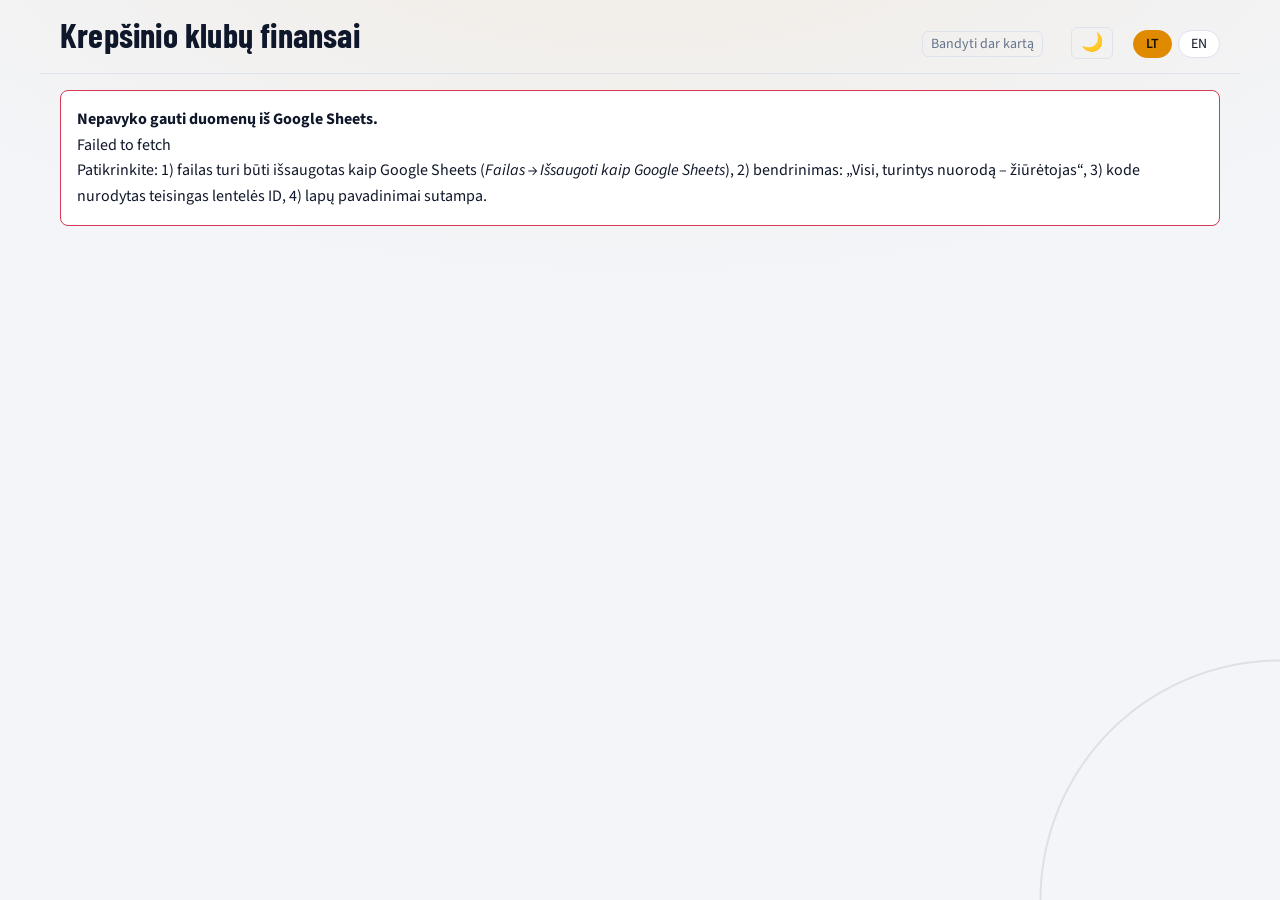
<file: index-37.html>
<!DOCTYPE html>
<html lang="lt">
<head>
<meta charset="utf-8">
<meta name="viewport" content="width=device-width, initial-scale=1">
<title>Krepšinio klubų finansai</title>
<link rel="manifest" href="manifest.json">
<meta name="theme-color" content="#0a1020">
<link rel="icon" type="image/png" href="icon-192.png">
<link rel="apple-touch-icon" href="apple-touch-icon.png">
<meta name="apple-mobile-web-app-title" content="Krepšinio finansai">
<link rel="preconnect" href="https://fonts.googleapis.com">
<link rel="stylesheet" href="https://fonts.googleapis.com/css2?family=Barlow+Condensed:wght@600;700&family=Source+Sans+3:wght@400;600&display=swap">
<style>
:root{--bg:#eef2f8;--card:#fff;--ink:#0f172a;--mute:#64748b;--line:#e2e8f0;--a:#ffb400;--b:#0ea5e9;--sv:#64748b;--pos:#12a150;--neg:#e5254b;--sh:0 1px 2px rgba(15,23,42,.06),0 14px 34px -14px rgba(15,23,42,.25);--hd:'Barlow Condensed','Arial Narrow',sans-serif;--tx:'Source Sans 3',system-ui,sans-serif}
@media(prefers-color-scheme:dark){:root:not([data-t=light]){--bg:#0a1020;--card:#131c30;--ink:#f1f5f9;--mute:#9aa8bf;--line:#223052;--a:#ffc82e;--b:#38bdf8;--sv:#d7dee9;--pos:#34e39a;--neg:#ff6b86;--sh:0 1px 2px #0008,0 16px 36px -14px #000c}}
:root[data-t=dark]{--bg:#0a1020;--card:#131c30;--ink:#f1f5f9;--mute:#9aa8bf;--line:#223052;--a:#ffc82e;--b:#38bdf8;--sv:#d7dee9;--pos:#34e39a;--neg:#ff6b86;--sh:0 1px 2px #0008,0 16px 36px -14px #000c}
*{box-sizing:border-box}
body{margin:0;background:var(--bg);color:var(--ink);font:16px/1.45 var(--tx)}
header{display:flex;flex-wrap:wrap;gap:8px 20px;align-items:baseline;padding:18px 20px 0;max-width:1200px;margin:auto}
h1{font:700 34px/1 var(--hd);margin:0;letter-spacing:.01em}
#st{color:var(--mute);font-size:14px;margin-left:auto}
button{font:inherit;color:inherit;cursor:pointer}
button:focus-visible,input:focus-visible,a:focus-visible{outline:2px solid var(--b);outline-offset:2px}
.ic{background:none;border:1px solid var(--line);border-radius:6px;padding:2px 8px;margin-left:8px}
nav{display:flex;gap:4px;padding:14px 20px 0;max-width:1200px;margin:auto;overflow-x:auto;border-bottom:1px solid var(--line)}
nav button{background:none;border:0;border-bottom:3px solid transparent;font:700 20px var(--hd);padding:6px 12px;color:var(--mute);white-space:nowrap}
nav button[aria-selected=true]{color:var(--ink);border-color:var(--a)}
main{max-width:1200px;margin:auto;padding:16px 20px 60px}
.bar{display:flex;flex-wrap:wrap;gap:8px;align-items:center;margin-bottom:10px}
.chip{border:1px solid var(--line);background:var(--card);border-radius:99px;padding:3px 12px;font-size:14px}
.chip[aria-pressed=true]{background:var(--ink);color:var(--bg);border-color:var(--ink)}
input[type=search]{font:inherit;background:var(--card);color:var(--ink);border:1px solid var(--line);border-radius:8px;padding:6px 10px;min-width:200px;margin-left:auto}
.sum{color:var(--mute);font-size:14px;margin:0 0 10px}
.tw{overflow-x:auto;background:var(--card);border:1px solid var(--line);border-radius:8px}
table{border-collapse:collapse;width:100%;font-variant-numeric:tabular-nums}
th,td{padding:8px 12px;text-align:right;border-bottom:1px solid var(--line);white-space:nowrap}
th{font:700 16px var(--hd);color:var(--mute);cursor:pointer;user-select:none;position:sticky;top:0;background:var(--card)}
th.l,td.l{text-align:left}
th[aria-sort]{color:var(--ink)}
td.l{position:sticky;left:0;background:var(--card)}
td small{display:block;color:var(--mute);font-size:12px;line-height:1.1}
tr:last-child td{border-bottom:0}
.sh{display:inline-flex;align-items:center;gap:8px}
.sh i{display:inline-block;width:70px;height:8px;background:var(--b);border-radius:2px;overflow:hidden;opacity:.9}
.sh i b{display:block;height:100%;background:var(--a)}
.pos{color:var(--pos)}.neg{color:var(--neg)}.na{color:var(--mute)}
td a{margin-right:6px;color:var(--b)}
.cards{display:grid;grid-template-columns:repeat(auto-fill,minmax(300px,1fr));gap:12px}
.card{background:var(--card);border:1px solid var(--line);border-radius:8px;padding:14px 16px}
.card h3{font:700 22px var(--hd);margin:0 0 6px}.card h3 span{color:var(--mute);font-size:16px;margin-left:6px}
.card p{margin:0 0 8px;font-size:15px}
.msg{background:var(--card);border:1px solid var(--neg);border-radius:8px;padding:16px;line-height:1.6}
tr.c,tr.pc{cursor:pointer}tr.c:hover td,tr.pc:hover td{background:color-mix(in srgb,var(--a) 12%,var(--card))}
.cl{display:flex;align-items:center}.lw{display:inline-grid;margin-right:10px;flex:none}.lw>*{grid-area:1/1;margin:0}
.lg{width:30px;height:30px;border-radius:50%;object-fit:contain;background:#fff}.in{display:inline-flex;align-items:center;justify-content:center;color:#fff;font:700 12px var(--hd)}
#md{position:fixed;inset:0;background:#000a;display:none;align-items:flex-end;justify-content:center;z-index:9}#md.o{display:flex}
.sheet{background:var(--bg);width:min(900px,100%);max-height:92vh;overflow:auto;border-radius:14px 14px 0 0;padding:18px 20px 28px}
@media(min-width:800px){#md{align-items:center}.sheet{border-radius:14px}}
.kp{display:grid;grid-template-columns:repeat(auto-fit,minmax(140px,1fr));gap:10px;margin:12px 0}
.kp div{background:var(--card);border:1px solid var(--line);border-radius:8px;padding:8px 12px}.kp small{display:block;color:var(--mute);font-size:12px}.kp b{font:700 24px var(--hd)}
h2,h3{font-family:var(--hd);margin:8px 0 4px}h2{font-size:30px;margin:0}.top{display:flex;gap:8px;margin-bottom:10px}.top button{margin-left:auto}
.top button,.lk{border:1px solid var(--line);background:var(--card);border-radius:8px;padding:4px 12px;color:var(--ink);text-decoration:none;font-size:14px}
iframe{width:100%;height:calc(100vh - 150px);min-height:620px;border:1px solid var(--line);border-radius:8px;background:#fff}
#lang{display:flex;gap:6px}.pf{position:relative;cursor:help;border-bottom:1px dotted var(--mute)}.tip{display:none;position:absolute;left:0;top:140%;z-index:5;width:min(380px,80vw);background:var(--card);color:var(--ink);border:1px solid var(--line);border-radius:8px;padding:8px 10px;font-size:14px;line-height:1.4;box-shadow:0 6px 20px #0005}.pf:hover .tip,.pf:focus .tip{display:block}
body{background:radial-gradient(900px 380px at 85% -8%,color-mix(in srgb,var(--a) 16%,transparent),transparent),radial-gradient(700px 320px at -5% 0,color-mix(in srgb,var(--b) 12%,transparent),transparent),var(--bg);background-attachment:fixed}
.tw,.kp div,.card,.sheet,.chip{box-shadow:var(--sh)}.chip{border-radius:99px}.chip[aria-pressed=true]{background:linear-gradient(135deg,var(--a),#ff8a00);color:#1b1300;border-color:transparent;font-weight:700}
.pos,.neg{display:inline-block;padding:1px 10px;border-radius:99px;font-weight:700}.pos{color:var(--pos);background:color-mix(in srgb,var(--pos) 18%,transparent)}.neg{color:var(--neg);background:color-mix(in srgb,var(--neg) 18%,transparent)}
.sh i{background:color-mix(in srgb,var(--b) 28%,transparent);height:9px;border-radius:9px}.sh i b{background:linear-gradient(90deg,#ffd54a,#ff8a00);border-radius:9px}
.kp b{background:linear-gradient(135deg,var(--ink),color-mix(in srgb,var(--ink) 55%,var(--b)));-webkit-background-clip:text;background-clip:text;-webkit-text-fill-color:transparent}.kp b .pos,.kp b .neg{-webkit-text-fill-color:currentColor}
#th{font-size:18px;padding:2px 9px}.rl{height:44px;max-width:130px;object-fit:contain;background:#fff;border-radius:10px;padding:4px;box-shadow:var(--sh)}
.sx{position:relative;display:inline-block;margin-bottom:8px}.sx .opts{display:none;position:absolute;left:0;top:calc(100% - 2px);z-index:6;padding:10px;gap:6px;flex-wrap:wrap;width:min(430px,88vw);background:var(--card);border:1px solid var(--line);border-radius:14px;box-shadow:var(--sh)}.sx:hover .opts,.sx:focus-within .opts{display:flex}
.ms{display:none;font:inherit;background:var(--card);color:var(--ink);border:1px solid var(--line);border-radius:10px;padding:8px 10px;margin:0 0 10px;width:100%}
@media(max-width:720px){
 header{padding:14px 14px 0}h1{font-size:28px}#st{margin-left:0;width:100%}main{padding:12px 12px 60px}nav{padding:10px 12px 0}
 .bar{gap:6px}.bar.n{flex-wrap:nowrap;overflow-x:auto;padding-bottom:6px}.bar.n .chip{white-space:nowrap;flex:none}input[type=search]{width:100%;margin:0}
 .ms{display:block}.sum{font-size:13px}
 .tw{background:transparent;border:0;box-shadow:none;overflow:visible}
 .tw table,.tw tbody,.tw tr,.tw td{display:block}.tw thead{display:none}
 .tw tr{display:grid;grid-template-columns:1fr 1fr;gap:10px 14px;background:var(--card);border:1px solid var(--line);border-radius:16px;box-shadow:var(--sh);padding:14px;margin-bottom:12px}
 .tw td{border:0;padding:0;text-align:left;white-space:normal;position:static;background:transparent}
 .tw td.l{grid-column:1/-1;font-size:18px}.tw td.l small{display:block;margin-bottom:2px}
 .tw td[data-lb]:not(.l)::before{content:attr(data-lb);display:block;color:var(--mute);font-size:11px;font-weight:600;text-transform:uppercase;letter-spacing:.05em;margin-bottom:1px}
 .tw tr:hover td{background:transparent}.tw tr.c:active,.tw tr.pc:active{transform:scale(.99)}
 #md{align-items:flex-end}.sheet{max-height:94vh;max-height:94dvh;padding:14px 14px 30px;border-radius:20px 20px 0 0}h2{font-size:26px}
 .kp{grid-template-columns:1fr 1fr;gap:8px}.kp b{font-size:21px}.kp small{font-size:11px}
 .sx .opts{width:min(430px,calc(100vw - 24px))}
}
@media(max-width:720px){.tw.ch{background:var(--card);border:1px solid var(--line);box-shadow:var(--sh);border-radius:14px}.rl{height:38px;max-width:84px}.cl h2{overflow-wrap:anywhere}}
body.lk{position:fixed;left:0;right:0;width:100%;overflow:hidden}#md,.sheet{overscroll-behavior:contain}.sheet.sm{width:min(560px,100%)}.sheet{padding-top:0!important;max-height:92vh;max-height:92dvh}.top{position:sticky;top:0;z-index:3;background:var(--bg);padding:12px 0 8px;margin-bottom:6px}
.srcs{display:inline-flex;gap:6px;flex-wrap:wrap;vertical-align:middle}
.srcs a{display:inline-flex;align-items:center;justify-content:center;min-width:30px;height:30px;padding:0 6px;margin:0;border:1px solid var(--line);border-radius:8px;background:color-mix(in srgb,var(--b) 14%,var(--card));color:var(--b);font-weight:700;font-size:14px;text-decoration:none}
.srcs a:hover{background:color-mix(in srgb,var(--b) 28%,var(--card))}
.cfe,.kp b .cfe,.kp div:first-child b .cfe{color:var(--mute)!important;-webkit-text-fill-color:var(--mute)!important;opacity:.8;text-shadow:none!important}.cft{margin-left:3px;font-size:inherit;font-weight:700;letter-spacing:.02em;text-transform:lowercase;white-space:nowrap}.cft-t{color:var(--a);-webkit-text-fill-color:var(--a)}.cft-s{color:#e8c35a;-webkit-text-fill-color:#e8c35a}.cfl{display:flex;flex-wrap:wrap;gap:4px 16px;align-items:center}.cfl b{font-weight:600}.cfl b:not(.cfe){color:var(--ink);-webkit-text-fill-color:var(--ink)}
.est{font-style:italic;text-decoration:underline dotted;text-decoration-color:var(--a);text-underline-offset:3px}
@media(max-width:720px),(pointer:coarse){.srcs{gap:10px}.srcs a{min-width:46px;height:46px;font-size:17px;border-radius:12px}.tw td.sc{grid-column:1/-1}}
.ctabs{display:flex;gap:4px;border-bottom:1px solid var(--line);margin:10px 0 12px}
.ctabs button{background:none;border:0;border-bottom:3px solid transparent;font:700 20px var(--hd);padding:6px 14px;color:var(--mute);margin:0}
.ctabs button[aria-selected=true]{color:var(--ink);border-color:var(--a)}
.cmpw{overflow-x:auto;background:var(--card);border:1px solid var(--line);border-radius:14px;box-shadow:var(--sh);margin-top:6px}
.cmpw table{border-collapse:collapse;width:100%}
.cmpw th,.cmpw td{padding:9px 12px;border-bottom:1px solid var(--line);text-align:right;white-space:nowrap;font-size:15px}
.cmpw th{position:static;cursor:default;white-space:normal;min-width:96px;vertical-align:bottom}
.cmpw th:first-child,.cmpw td:first-child{text-align:left;position:sticky;left:0;background:var(--card);color:var(--mute);font-size:13px;min-width:112px;white-space:normal;z-index:1}
.cmpw tr:last-child td{border-bottom:0}
.cmpw td.best{font-weight:700;color:var(--pos)}
.kp div{border:1.5px solid color-mix(in srgb,var(--a) 62%,transparent);background:linear-gradient(160deg,color-mix(in srgb,var(--a) 10%,var(--card)),var(--card) 62%);box-shadow:0 0 0 1px color-mix(in srgb,var(--a) 8%,transparent),0 10px 26px -14px color-mix(in srgb,var(--a) 60%,transparent)}
.lc{background:linear-gradient(180deg,color-mix(in srgb,var(--a) 7%,var(--card)),var(--card));border:1px solid color-mix(in srgb,var(--a) 30%,var(--line));border-radius:16px;padding:10px 8px 6px;box-shadow:0 12px 34px -18px color-mix(in srgb,var(--a) 55%,transparent)}
.lc svg{display:block;width:100%;max-width:760px;margin:0 auto;height:auto;overflow:visible}
.lc .tp,.lc .gd{opacity:0;pointer-events:none;transition:opacity .15s}
.lc .pt{cursor:pointer;outline:none}.lc .pt:hover .tp,.lc .pt:focus .tp,.lc .pt:hover .gd,.lc .pt:focus .gd,.lc .pt.sel .tp,.lc .pt.sel .gd{opacity:1}
.lc svg:has(.pt:hover) .pt.sel:not(:hover) .tp,.lc svg:has(.pt:focus) .pt.sel:not(:focus) .tp,.lc svg:has(.pt:hover) .pt.sel:not(:hover) .gd,.lc svg:has(.pt:focus) .pt.sel:not(:focus) .gd{opacity:0}
.pills{display:flex;gap:8px;flex-wrap:wrap;justify-content:center;margin:12px 0 4px}
.pills .chip{padding:5px 14px;font-size:14px}
.lgd{display:flex;flex-wrap:wrap;gap:6px 18px;font-size:13px;color:var(--mute);margin:10px 2px 2px}
.lgd i{display:inline-block;width:18px;height:4px;border-radius:4px;margin-right:6px;vertical-align:middle}
</style>
<style>
.ppl{display:flex;flex-wrap:wrap;gap:10px;margin:6px 0 12px}
.ppl .pp{--mx:34px;--my:50%;position:relative;isolation:isolate;display:flex;align-items:center;gap:12px;padding:6px 16px 6px 6px;margin:0;background:var(--card);border:1px solid var(--line);border-radius:99px;box-shadow:var(--sh);color:var(--ink);font:inherit;text-align:left;cursor:pointer;-webkit-user-select:none;user-select:none;-webkit-tap-highlight-color:transparent;transition:border-color .6s,box-shadow .8s}
.ppl .pp:hover{border-color:color-mix(in srgb,var(--a) 45%,var(--line))}
/* aplinkinis apšvietimas kortelėje (seka žymeklį) */
.ppl .pp::before{content:"";position:absolute;inset:0;border-radius:inherit;z-index:-1;pointer-events:none;opacity:0;transition:opacity .8s;background:radial-gradient(190px 95px at var(--mx) var(--my),color-mix(in srgb,var(--a) 36%,transparent),transparent 70%)}
/* šviesos nuvilnijimas per kortelę */
.ppl .pp::after{content:"";position:absolute;inset:0;border-radius:inherit;z-index:2;pointer-events:none;opacity:0;background:linear-gradient(105deg,transparent 38%,color-mix(in srgb,#fff 24%,transparent) 50%,transparent 62%);background-size:260% 100%;background-position:130% 0}
.ppl .pp.lit{border-color:color-mix(in srgb,var(--a) 75%,var(--line));box-shadow:0 0 0 1px color-mix(in srgb,var(--a) 30%,transparent),0 14px 42px -12px color-mix(in srgb,var(--a) 65%,transparent)}
.ppl .pp.lit::before{opacity:1}
.ppl .pp.lit::after{animation:pp-sweep 1.3s ease-out .1s 1 both}
@keyframes pp-sweep{0%{opacity:1;background-position:130% 0}100%{opacity:0;background-position:-30% 0}}
/* portretas */
.pp-av{position:relative;flex:none;width:56px;height:56px;transition:transform .25s ease-out}
.ppl .pp.lit .pp-av{transform:perspective(260px) rotateY(calc(var(--tx,0)*14deg)) rotateX(calc(var(--ty,0)*-14deg))}
.pp-av::before{content:"";position:absolute;inset:-7px;border-radius:50%;z-index:0;pointer-events:none;opacity:0;scale:.9;transition:opacity .9s;background:radial-gradient(circle,color-mix(in srgb,var(--a) 60%,transparent),transparent 70%)}
.ppl .pp.lit .pp-av::before{opacity:1;animation:pp-breathe 3.2s ease-in-out infinite}
@keyframes pp-breathe{0%,100%{scale:.95}50%{scale:1.16}}
.pp-aura{position:absolute;inset:-8px;border-radius:50%;z-index:0;pointer-events:none;opacity:0;scale:.7;filter:blur(6px);transition:opacity .8s,scale 1s cubic-bezier(.2,.9,.2,1.2);background:conic-gradient(from 0deg,transparent 0 6%,var(--a) 22%,transparent 38% 54%,color-mix(in srgb,var(--a) 55%,#fff) 72%,transparent 90%)}
.ppl .pp.lit .pp-aura{opacity:.95;scale:1;animation:pp-spin 6s linear infinite}
@keyframes pp-spin{to{rotate:360deg}}
.pp-av::after{content:"";position:absolute;inset:0;border-radius:50%;z-index:3;pointer-events:none;border:2px solid var(--a);opacity:0}
.ppl .pp.ping .pp-av::after{animation:pp-ping .85s ease-out}
@keyframes pp-ping{0%{opacity:.9;scale:1}100%{opacity:0;scale:2.3}}
.pp-ph{position:absolute;inset:0;z-index:1;isolation:isolate;border-radius:50%;overflow:hidden;opacity:.8;background:var(--card);background:radial-gradient(circle at 50% 35%,color-mix(in srgb,var(--a) 55%,var(--card)),color-mix(in srgb,var(--a) 14%,var(--card)));box-shadow:0 0 0 1.5px color-mix(in srgb,var(--a) 40%,transparent);transition:opacity .8s,box-shadow .8s}
.ppl .pp:hover .pp-ph{opacity:.92}
.ppl .pp.lit .pp-ph{opacity:1;box-shadow:0 0 0 2px var(--a),0 0 20px color-mix(in srgb,var(--a) 65%,transparent)}
.pp-ph img{position:absolute;inset:0;width:100%;height:100%;object-fit:cover;object-position:50% 18%;display:block;-webkit-mask-image:radial-gradient(ellipse 50% 58% at 50% 45%,#000 58%,transparent 100%);mask-image:radial-gradient(ellipse 50% 58% at 50% 45%,#000 58%,transparent 100%);transition:opacity .9s,transform 1.4s cubic-bezier(.2,.8,.2,1)}
.pp-ph .d{filter:grayscale(1) contrast(1.05) brightness(.9);mix-blend-mode:luminosity}
.pp-ph .c{opacity:0;filter:contrast(1.12) saturate(1.1) brightness(1.05)}
.ppl .pp.lit .pp-ph .c{opacity:.92}
.ppl .pp.lit .pp-ph img{transform:scale(1.08)}
/* spalvų derinimas pagal kortelės akcentą */
.pp-ph::after{content:"";position:absolute;inset:0;pointer-events:none;mix-blend-mode:soft-light;opacity:0;transition:opacity .9s;background:linear-gradient(160deg,color-mix(in srgb,var(--a) 80%,transparent),transparent 70%)}
.ppl .pp.lit .pp-ph::after{opacity:.8}
.pp-tx{position:relative;z-index:1}
.pp-tx b{display:block;font:700 18px/1.05 var(--hd);letter-spacing:.01em;transition:text-shadow .8s}
.ppl .pp.lit .pp-tx b{text-shadow:0 0 16px color-mix(in srgb,var(--a) 55%,transparent)}
.pp-tx small{display:block;margin-top:3px;font-size:11px;letter-spacing:.1em;text-transform:uppercase;color:var(--mute);transition:color .6s}
.ppl .pp.lit .pp-tx small{color:var(--a)}
.pp-3d{position:relative;z-index:1;margin-left:2px;font:700 11px/1 var(--mono,monospace);padding:4px 7px;border-radius:99px;border:1px solid var(--line);color:var(--mute);transition:background .5s,color .5s,border-color .5s}
.ppl .pp.lit .pp-3d{background:var(--a);color:#1a1200;border-color:var(--a)}
@media(prefers-reduced-motion:reduce){.ppl .pp.lit::after,.ppl .pp.lit .pp-aura,.ppl .pp.lit .pp-av::before,.ppl .pp.ping .pp-av::after{animation:none}.pp-ph img,.pp-av{transition:none}}

/* ===== Ryto logotipas: „įsijungimas“ ===== */
.ry-fx{--px:50%;--py:40%;--tx:0;--ty:0;--bt:translate(-50%,-50%);position:absolute;left:50%;top:calc(50% + 36px);z-index:2;transform:var(--bt);display:block;line-height:0;border-radius:50%;cursor:pointer;-webkit-tap-highlight-color:transparent;transition:transform .3s ease-out}
.ry-fx .ry-logo{position:static;display:block;height:132px;width:auto;transform:none;pointer-events:none;opacity:.55;filter:grayscale(.65) brightness(.8) contrast(.9);transition:opacity 1.1s,filter 1.2s}
.ry-fx:hover .ry-logo{opacity:.7}
.ry-fx.lit{transform:var(--bt) perspective(420px) rotateY(calc(var(--tx)*16deg)) rotateX(calc(var(--ty)*-16deg))}
.ry-fx.lit .ry-logo{opacity:1;filter:saturate(1.25) contrast(1.1) brightness(1.07) drop-shadow(0 0 12px color-mix(in srgb,var(--a) 75%,transparent)) drop-shadow(0 12px 34px color-mix(in srgb,var(--a) 55%,transparent));animation:ry-on 1s linear 1}
@keyframes ry-on{0%{opacity:.55}7%{opacity:1}13%{opacity:.3}21%{opacity:.95}29%{opacity:.45}41%{opacity:1}52%{opacity:.8}62%,100%{opacity:1}}
/* aplinkinis apšvietimas */
.ry-amb,.ry-glow{position:absolute;left:50%;top:50%;border-radius:50%;pointer-events:none;opacity:0;transition:opacity 1.4s}
.ry-amb{z-index:-2;width:560px;height:320px;translate:-50% -50%;background:radial-gradient(closest-side,color-mix(in srgb,var(--a) 26%,transparent),color-mix(in srgb,var(--a) 8%,transparent) 60%,transparent)}
.ry-glow{z-index:-1;width:170%;height:170%;translate:-50% -50%;background:radial-gradient(closest-side,color-mix(in srgb,var(--a) 55%,transparent),color-mix(in srgb,var(--a) 16%,transparent) 55%,transparent 75%)}
.ry-fx.lit .ry-amb{opacity:1}
.ry-fx.lit .ry-glow{opacity:1;animation:ry-breath 3.6s ease-in-out infinite}
@keyframes ry-breath{0%,100%{scale:.94}50%{scale:1.1}}
/* blizgesys, apkirptas pagal logotipo siluetą, + šviesa, kuri seka žymeklį */
.ry-shine{position:absolute;inset:0;pointer-events:none;opacity:0;transition:opacity .7s;-webkit-mask:var(--lg) center/contain no-repeat;mask:var(--lg) center/contain no-repeat;background:radial-gradient(circle at var(--px) var(--py),rgba(255,255,255,.85),rgba(255,255,255,0) 46%);mix-blend-mode:overlay}
.ry-shine::after{content:"";position:absolute;inset:0;background:linear-gradient(105deg,transparent 40%,rgba(255,255,255,.95) 50%,transparent 60%);background-size:280% 100%;background-position:140% 0;opacity:0}
.ry-fx.lit .ry-shine{opacity:1}
.ry-fx.lit .ry-shine::after{animation:ry-glint 1.5s ease-out .3s 1 both}
@keyframes ry-glint{0%{opacity:1;background-position:140% 0}100%{opacity:0;background-position:-40% 0}}
/* kibirkštys */
.ry-em{position:absolute;left:var(--x);bottom:18%;width:4px;height:4px;border-radius:50%;background:var(--a);box-shadow:0 0 8px var(--a);opacity:0;pointer-events:none}
.ry-fx.lit .ry-em{animation:ry-rise var(--d) ease-out var(--dl) infinite}
@keyframes ry-rise{0%{opacity:0;translate:0 0}15%{opacity:.95}100%{opacity:0;translate:var(--dx) -86px}}
/* paspaudimo banga */
.ry-fx::after{content:"";position:absolute;inset:6%;border-radius:50%;border:3px solid var(--a);opacity:0;pointer-events:none}
.ry-fx.ping::after{animation:ry-ping 1.1s ease-out}
@keyframes ry-ping{0%{opacity:.9;scale:.9}100%{opacity:0;scale:2.2}}
@media(max-width:720px){.ry-fx{left:auto;right:4px;top:calc(50% + 28px);--bt:translateY(-50%)}.ry-fx .ry-logo{height:92px}.ry-amb{width:360px;height:240px}}
@media(prefers-reduced-motion:reduce){.ry-fx.lit .ry-logo,.ry-fx.lit .ry-glow,.ry-fx.lit .ry-em,.ry-fx.lit .ry-shine::after,.ry-fx.ping::after{animation:none}}
</style>
</head>
<body>
<header><h1 id="h1">Krepšinio klubų finansai</h1><span id="st">Kraunama…</span><button class="ic" id="th" aria-label="Tema"></button><span id="lang"><button class="chip" data-l="lt">LT</button> <button class="chip" data-l="en">EN</button></span></header>
<nav role="tablist" id="tabs"></nav>
<main id="out"></main>
<div id="md" aria-modal="true" role="dialog"><div class="sheet" id="sh"></div></div>
<script>
// ---- Nustatymai: Google lentelės ID (turi būti tikra Google Sheets lentelė, ne .xlsx) ----
const SHEET_ID="1Qt4ijFGDmvoLLHb-gCbcAF9KGts6ZC-RHwWzQw68cZI";
// Kiekvienam lapui – galimi pavadinimai (su „/" ir be). Pirmas tinkamas naudojamas.
const SHEETS={b27:["Budgets 26/27","Budgets 2627"],b26:["Budgets 25/26","Budgets 2526"],att:["Attendance 25/26","Attendance 2526","Attendance"],sal:["Player Salaries"],hist:["Historical Budgets"],histatt:["Historical Attendance"]};
const C="Australia|Australija|AU;Austria|Austrija|AT;Belgium|Belgija|BE;Bosnia and Herzegovina|Bosnija ir Hercegovina|BA;Croatia|Kroatija|HR;Czech Republic|Čekija|CZ;Denmark|Danija|DK;Estonia|Estija|EE;Finland|Suomija|FI;France|Prancūzija|FR;Germany|Vokietija|DE;Greece|Graikija|GR;Hungary|Vengrija|HU;Israel|Izraelis|IL;Italy|Italija|IT;Japan|Japonija|JP;Latvia|Latvija|LV;Lithuania|Lietuva|LT;Montenegro|Juodkalnija|ME;North Macedonia|Šiaurės Makedonija|MK;Poland|Lenkija|PL;Portugal|Portugalija|PT;Romania|Rumunija|RO;Serbia|Serbija|RS;Slovakia|Slovakija|SK;Slovenia|Slovėnija|SI;Spain|Ispanija|ES;Turkey|Turkija|TR;United Arab Emirates|Jungtiniai Arabų Emyratai|AE;United Kingdom|Jungtinė Karalystė|GB;Ukraine|Ukraina|UA;Bulgaria|Bulgarija|BG;Georgia|Gruzija|GE;Cyprus|Kipras|CY;Netherlands|Nyderlandai|NL;Switzerland|Šveicarija|CH;Sweden|Švedija|SE;Norway|Norvegija|NO;Iceland|Islandija|IS;Kosovo|Kosovas|XK;Azerbaijan|Azerbaidžanas|AZ;Ireland|Airija|IE;Albania|Albanija|AL;Russia|Rusija|RU;South Korea|Pietų Korėja|KR;USA|JAV|US;China|Kinija|CN;Taiwan|Taivanas|TW;Venezuela|Venesuela|VE;Canada|Kanada|CA;Argentina|Argentina|AR;Brazil|Brazilija|BR;Mexico|Meksika|MX;New Zealand|Naujoji Zelandija|NZ;Philippines|Filipinai|PH;Egypt|Egiptas|EG;Dominican Republic|Dominikos Respublika|DO;Puerto Rico|Puerto Rikas|PR;Lebanon|Libanas|LB;Iran|Iranas|IR;Saudi Arabia|Saudo Arabija|SA;Kazakhstan|Kazachstanas|KZ;Luxembourg|Liuksemburgas|LU;Belarus|Baltarusija|BY;Moldova|Moldova|MD;Malta|Malta|MT;Andorra|Andora|AD;India|Indija|IN;Qatar|Kataras|QA;Uruguay|Urugvajus|UY;Chile|Čilė|CL;Senegal|Senegalas|SN;Nigeria|Nigerija|NG".split(";").map(s=>s.split("|"));
const NAT=Object.fromEntries(C.map(c=>[c[0],c[1]])),FL=Object.fromEntries(C.map(c=>[c[1],c[2]]));
const flag=n=>FL[n]?String.fromCodePoint(...[...FL[n]].map(c=>127397+c.charCodeAt(0)))+" ":"";
const LT2EN=Object.fromEntries(C.map(c=>[c[1],c[0]])),dn=n=>LANG==="en"?(LT2EN[n]||n):n;
let nf=new Intl.NumberFormat("lt-LT",{maximumFractionDigits:0});
const eur=n=>n==null?"–":nf.format(n)+" €";
const E=(t,e)=>e?`<span class="est">~${t}</span>`:t,eE=(n,e)=>E(eur(n),e&&n!=null);
// Biudžeto patikimumas: „Estimated“ reikšmės rodomos pilkai (lentelėje), kortelėje – dar ir su žyma
const CF=(h,on)=>on?`<span class="cfe">${h}</span>`:h,CFL=(on,k)=>on?`<span class="cft cft-${k}"> įvertinta</span>`:"";
const esc=s=>String(s??"").replace(/[&<>"]/g,c=>({"&":"&amp;","<":"&lt;",">":"&gt;",'"':"&quot;"}[c]));
const wd=s=>String(s??"").toLowerCase().replace(/ł/g,"l").replace(/đ/g,"d").replace(/ø/g,"o").replace(/ı/g,"i").replace(/ß/g,"ss").normalize("NFD").replace(/[\u0300-\u036f]/g,"").split(/[^a-z0-9]+/).filter(Boolean);
const mt=(t,q)=>{const qt=wd(q);if(!qt.length)return true;const W=wd(t);return qt.every(x=>W.some(w=>w.startsWith(x)))};
const norm=s=>String(s).toLowerCase().normalize("NFD").replace(/[^a-z0-9]/g,"");
const nat=n=>NAT[n]||n;
const num=v=>{if(v==null)return null;const s=String(v).replace(/[\s\u00a0€$%~≈*]/g,"").replace(/,/g,"");if(!/^-?\d/.test(s))return null;const n=parseFloat(s);return isNaN(n)?null:n};
const est=v=>num(v)!=null&&/[~≈*]/.test(String(v));
const txt=v=>{const s=String(v??"").trim();return(s===""||s==="-"||s[0]==="#")?"":s};
function csv(t){const R=[];let r=[],c="",q=0;for(let i=0;i<t.length;i++){const h=t[i];
 if(q){if(h=='"'){if(t[i+1]=='"'){c+='"';i++}else q=0}else c+=h}
 else if(h=='"')q=1;else if(h==","){r.push(c);c=""}else if(h=="\n"){r.push(c);R.push(r);r=[];c=""}else if(h!="\r")c+=h}
 if(c||r.length){r.push(c);R.push(r)}return R}
let DEF;
async function raw(n){
 const res=await fetch(`https://docs.google.com/spreadsheets/d/${SHEET_ID}/gviz/tq?tqx=out:csv&headers=0&sheet=${encodeURIComponent(n)}`);
 const t=await res.text();
 if(!res.ok||/^\s*</.test(t))throw new Error(`Lapas „${n}" neatsidaro (HTTP ${res.status})`);
 return t}
// Jei lapo pavadinimas neegzistuoja, Google tyliai grąžina pirmą lapą – tokį atsakymą atmetame
// Lankomumo lapai imami per „export“ (pagal gid): gviz CSV išmeta lygų pavadinimus B stulpelyje (jis daugiausia skaitinis),
// todėl lyga ir sezonas būdavo spėjami ir klubai nuslysdavo į senesnius sezonus. Jei export nepavyksta – grįžtama prie gviz.
// Pastaba: export grąžina ir paslėptas eilutes, gviz – ne. Todėl „Player Salaries“ paliekamas per gviz (paslėptos algos nerodomos).
const GID={att:"1041104031",histatt:"2097467801"};
async function rawGid(g){
 const res=await fetch(`https://docs.google.com/spreadsheets/d/${SHEET_ID}/export?format=csv&gid=${g}`);
 const t=await res.text();
 if(!res.ok||/^\s*</.test(t))throw new Error(`gid ${g} (HTTP ${res.status})`);
 return t}
async function load(names,first,gid){
 if(gid){try{const r=csv(await rawGid(gid));if(r.some(x=>x.some(c=>(c||"").trim()==="Club")))return r;throw new Error("netinkamas lapas")}catch(e){console.warn("export nepavyko, naudojamas gviz:",e.message)}}
 for(const n of names){const t=await raw(n);if(first||t!==DEF)return csv(t)}
 throw new Error(`Lapas „${names[0]}" nerastas – patikrinkite jo pavadinimą lentelėje`)}
// Suranda lenteles, kurių antraštės eilutė prasideda reikšme hdr antrame stulpelyje
function blocks(rows,hdr){const out=[];let title="";
 for(let i=0;i<rows.length;i++){const a=(rows[i][1]||"").trim();
  if(a===hdr){const h=rows[i].map(x=>x.trim()),d=[];let j=i+1;
   while(j<rows.length){const b=(rows[j][1]||"").trim();if(!b||b===hdr||/^Vidurkis/.test(b)||(((rows[j+1]||[])[1]||"").trim()===hdr&&rows[j].filter(x=>(x||"").trim()).length===1))break;d.push(rows[j]);j++}
   out.push({title,h,d});i=j-1}
  else if(a)title=a}
 return out}
const ix=(h,re)=>h.findIndex(x=>re.test(x));
function budgets(rows,season,world){const o=[];
 for(const b of blocks(rows,"Nation")){/* Google CSV „pameta" antraštes skaitinių stulpelių viršuje, todėl stulpeliai imami pagal vietą: B šalis, C klubas, D biudžetas, E algos, H vieta, I Europa, J+ šaltiniai */
  const sn=season==="H"?(b.title.match(/(\d\d)\s*\/\s*(\d\d)\s*$/)||[]).slice(1).join("/"):season;if(!sn)continue;
  const ci=b.h.indexOf("Club"),dv=ci>2?ci-2:0,q=season==="26/27"?1:0,c={n:1,club:2+dv,t:3+dv,s:4+dv,p:6+q+dv,e:7+q+dv};
  const src=[8,9,10,11].map(i=>i+q+dv);
  for(const r of b.d){if(!txt(r[c.club]))continue;
   o.push({season:sn,nation:nat(r[1].trim()),div:dv?num(r[2]):null,club:r[c.club].trim(),total:num(r[c.t]),sal:num(r[c.s]),place:num(r[c.p]),eu:txt(r[c.e]).replace(/^https?:.*/,""),est:{total:est(r[c.t]),sal:est(r[c.s])},cf:{total:/^estim/i.test(txt(r[12+q+dv])),sal:/^estim/i.test(txt(r[13+q+dv]))},src:src.map(i=>(r[i]||"").trim()).filter(u=>/^https?:/.test(u))})}}
 return o}
const AD={French:"France",German:"Germany",Spanish:"Spain",Italian:"Italy",Lithuanian:"Lithuania",Greek:"Greece",Turkish:"Turkey",Israeli:"Israel",Polish:"Poland",Serbian:"Serbia",Latvian:"Latvia",Estonian:"Estonia",Finnish:"Finland",Hungarian:"Hungary",Australian:"Australia",Japanese:"Japan",Belgian:"Belgium",Czech:"Czech Republic",Danish:"Denmark",Portuguese:"Portugal",Romanian:"Romania",Slovak:"Slovakia",Slovenian:"Slovenia",Croatian:"Croatia",Austrian:"Austria",Montenegrin:"Montenegro",British:"United Kingdom",Macedonian:"North Macedonia"};
const fr=v=>{const n=num(v);return n==null?null:/%/.test(String(v))||n>1.5?n/100:n};
let BNM=null,BND=null;
function nationOfClub(name){if(BND!==D.bud||!BNM){BNM=new Map();D.bud.forEach(r=>{if(FL[r.nation])BNM.set(norm(r.club),r.nation)});BND=D.bud}
 const k=norm(name);if(BNM.has(k))return BNM.get(k);for(const[c,n]of BNM)if(same(c,name))return n;return""}
function inferNation(rs){const cnt={};let tot=0;for(const x of rs){const n=nationOfClub(x.name);if(n){cnt[n]=(cnt[n]||0)+1;tot++}}
 const e=Object.entries(cnt).sort((a,b)=>b[1]-a[1]);return e.length?(e[0][1]/tot>=.75?e[0][0]:"ABA"):""}
// Google CSV kartais „pameta“ tekstą skaitiniame stulpelyje (lygų pavadinimai B stulpelyje), todėl blokai skiriami pagal antraštės eilutę „Club“,
// o lyga ir sezonas, jei pavadinimo nėra, nustatomi pagal klubus
function attendance(rows,def){const dv=rows.some(r=>(r[2]||"").trim()==="Club")?1:0,blks=[];let pend="",cur=null;
 const prev=t=>{const[a,b]=t.split("/").map(Number);return String(a-1).padStart(2,"0")+"/"+String(b-1).padStart(2,"0")};
 for(const r of rows){const first=(r[1]||"").trim(),a=(r[1+dv]||"").trim();
  if(dv&&!a&&first&&!/^\d+$/.test(first)&&first!=="Division"){pend=first;cur=null;continue}
  if(a==="Club"||a==="Klubas"){cur={title:pend,rows:[]};blks.push(cur);pend="";continue}
  if(!a)continue;
  if(num(r[5+dv])==null&&num(r[6+dv])==null){if(!dv){pend=a;cur=null}continue}
  if(!cur){cur={title:pend,rows:[]};blks.push(cur);pend=""}
  cur.rows.push(r)}
 const o=[];let season=def||"",seen=new Set();
 for(const b of blks){if(!b.rows.length)continue;let tS=null,nation;
  if(b.title){const mm=b.title.match(/(\d\d)\s*\/\s*(\d\d)\s*$/);if(mm)tS=mm[1]+"/"+mm[2];const t0=b.title.replace(/\s*\d\d\s*\/\s*\d\d\s*$/,""),m=t0.match(/^(\w+) league/i);nation=/latvian/i.test(t0)&&/estonian/i.test(t0)?"Latvijos–Estijos lyga":m&&AD[m[1]]?nat(AD[m[1]]):t0.replace(/\s*\(.*/,"").replace(/ league$/i,"")}
  else nation=inferNation(b.rows.map(r=>({name:(r[1+dv]||"").trim()})));
  if(tS){season=tS;seen=new Set([nation])}else{if(nation&&seen.has(nation)){season=prev(season);seen=new Set()}if(nation)seen.add(nation)}
  for(const r of b.rows){const a=(r[1+dv]||"").trim(),first=(r[1]||"").trim(),nums=String(r[6+dv]).split("/").map(num).filter(x=>x!=null),avg=num(r[5+dv]),cap=nums.length?nums[nums.length-1]:null;
   o.push({season,nation,div:dv?num(first):null,club:a,city:txt(r[2+dv]),avg,cap,est:{avg:est(r[5+dv]),cap:est(r[6+dv])},fill:fr(r[7+dv])??(avg!=null&&cap?avg/cap:null),expE:num(r[11+dv]),idxE:num(r[12+dv]),expL:num(r[13+dv]),idxL:num(r[14+dv]),profile:txt(r[15+dv]),place:num(r[16+dv])})}}
 return o}
// ---- Gyvi lankomumo duomenys (ACBattendance projektas: ACB, BBL, LKL) ----
const LIVE_BASE=["https://andriuspanama.github.io/ACBattendance/","https://raw.githubusercontent.com/andriuspanama/ACBattendance/main/"];
const LIVE=[["data/attendance_averages.json","Spain"],["data/bbl/attendance_averages.json","Germany"],["data/lkl/attendance_averages.json","Lithuania"]];
// Pavadinimai, kuriuos ACBattendance naudoja kitaip nei lentelė
const LAL={"Recoletas Salud San Pablo Burgos":"CB San Pablo Burgos","Kosner Baskonia":"Saski Baskonia","Casademont Zaragoza":"Basket Zaragoza","Leyma Coruna":"Basquet Coruna","Monbus Obradoiro":"Obradoiro CAB","Ilerna Lleida":"Forca Lleida CE","Rio Breogan":"Club Baloncesto Breogan","Asisa Joventut":"Club Joventut Badalona","Fiatc Girona":"Basquet Girona","Barca":"FC Barcelona Basquet","Kidsandus Manresa":"Basquet Manresa","La Laguna Tenerife":"CB Canarias Tenerife","Morabanc Andorra":"BC Andorra","Ulm":"Ratiopharm Ulm","Basketball Braunschweig":"Lowen Braunschweig"};
async function getJ(path){for(const b of LIVE_BASE){try{const r=await fetch(b+path+"?t="+Math.floor(Date.now()/60000));if(r.ok)return await r.json()}catch(e){}}return null}
async function addLive(){
 const res=await Promise.all(LIVE.map(([p])=>getJ(p)));
 res.forEach((j,i)=>{if(!j||!j.clubs)return;const cn=nat(LIVE[i][1]),se=String(j.season).replace(/^20(\d\d)-(\d\d)$/,"$1/$2");
  for(const c of j.clubs){const nm=LAL[c.club]||c.club,ba=D.att.find(r=>r.season==="25/26"&&r.country===cn&&same(r.club,nm)),bb=D.bud.find(r=>r.nation===cn&&same(r.club,nm)),bs=ba||bb,cap=ba?ba.cap:null;
   D.att.push({season:se,nation:cn,country:cn,div:bs&&bs.div!=null?bs.div:null,club:bs?bs.club:nm,avg:c.average,games:c.home_games_counted,min:c.min,max:c.max,total:c.total,cap,fill:cap?c.average/cap:null,est:{},live:true,upd:j.updated})}})}
function salaries(rows){const o=[];
 for(const b of blocks(rows,"Role")){const ti=b.h.indexOf("Team"),dv=ti>4?ti-4:0;
  for(const r of b.d){if(!txt(r[2]))continue;
   o.push({role:r[1].trim(),name:r[2].trim(),country:nat((r[3]||"").trim()),div:dv?num(r[4]):null,team:txt(r[4+dv]),season:txt(r[5+dv]),value:num(r[6+dv]),len:txt(r[7+dv]),month:num(r[8+dv]),est:{value:est(r[6+dv]),month:est(r[8+dv])},src:[9,10,11,12].map(i=>(r[i+dv]||"").trim()).filter(u=>/^https?:/.test(u))})}}
 return o}
function taxes(rows){return rows.filter(r=>txt(r[3])&&!/^https?:/.test(r[1])).map(r=>({country:r[1].trim(),season:txt(r[2]),text:r[3].trim(),src:(r[4]||"").trim()}))}

const EN={"Krepšinio klubų finansai":"Basketball Club Finances","Kraunama…":"Loading…","Atnaujinta":"Updated","Atnaujinti":"Refresh","Bandyti dar kartą":"Try again","Nepavyko gauti duomenų iš Google Sheets.":"Could not load data from Google Sheets.","Biudžetai":"Budgets","Biudžeto pokytis (€)":"Budget change (€)","Lankomumas":"Attendance","Žaidėjų algos":"Player salaries","Mokesčių skaičiuoklė":"Tax calculator","Klubas":"Club","Bendras biudžetas":"Total budget","Atlyginimų biudžetas":"Salary budget","Atlyginimų dalis":"Salary share","Biudžeto pokytis":"Budget change","Vieta lygoje":"League place","Europos turnyras":"European competition","Europa":"Europe","Šaltiniai":"Sources","Šaltinis":"Source","nuoroda":"link","Vid. lankomumas":"Avg. attendance","Užpildymas":"Filling rate","Profilis":"Profile","Žaidėjas / treneris":"Player / coach","Komanda":"Team","Šalis":"Country","Sezonas":"Season","sezonas":"season","Sutarties vertė":"Contract value","Trukmė":"Length","Mėnesio alga":"Monthly salary","Visos":"All","Visi turnyrai":"All competitions","įvertinta":"estimated","Įprasti skaičiai – paskelbti žiniasklaidoje":"Regular figures – reported in the media","Pilki skaičiai – įvertinti (apytiksliai, oficialiai nepaskelbti)":"Grey figures – estimated (approximate, not officially reported)","Ieškoti…":"Search…","Paieška":"Search","įrašų, iš jų pilnų duomenų:":"records, with complete data:","vidutinė atlyginimų dalis":"average salary share","(iš ":"(of ","Rodoma pirmos 300 eilučių – siaurinkite paieška ar filtru.":"Showing the first 300 rows – narrow down with search or filter.","Tušti langeliai rodomi „–“ ir į vidurkius neįtraukiami.":"Empty cells are shown as “–” and excluded from averages.","Nieko nerasta":"Nothing found","Uždaryti":"Close","← Atgal":"← Back","Lankomumas 2025/26":"Attendance 2025/26","Galima arenos talpa":"Available arena capacity","Tikėtinas lankomumas tokioje rinkoje Europoje":"Expected attendance for such market in Europe","Tikėtinas lankomumas tokioje rinkoje savoje lygoje":"Expected attendance for such market in own league","Sirgalių traukos indeksas vs Europos konkurentai":"Fan Attraction Index vs European rivals","Sirgalių traukos indeksas vs vietiniai konkurentai":"Fan Attraction Index vs domestic rivals","Žaidėjai ir algos":"Players and salaries","Vardas":"Name","Rolė":"Role","Spauskite žaidėją, kad matytumėte visą algų istoriją.":"Click a player to see the full salary history.","Mėnesio algos pokytis (€)":"Monthly salary change (€)","Algų istorija":"Salary history","įrašų:":"records:","čempionai":"champions","Pareigos":"Role","Lyga":"Division","Realus":"Actual","Tikėtinas":"Expected","Palyginimas":"Compare","Klubai":"Clubs","Lygos":"Leagues","Klubo sezonai":"Club seasons","Rodiklis":"Metric","Pasirink, ką lyginti – paieška aukščiau.":"Pick what to compare using the search above.","Paskutinis sezonas":"Latest season","Didžiausia mėnesio alga":"Peak monthly salary","Sezonas (didžiausia alga)":"Season of peak salary","Įrašų skaičius":"Number of records","Sezonų skaičius":"Number of seasons","Klubų skaičius":"Number of clubs","Vid. biudžetas":"Avg. budget","Biudžetų mediana":"Median budget","Didžiausias biudžetas":"Highest budget","Vid. atlyginimų biudžetas":"Avg. salary budget","Vid. atlyginimų dalis":"Avg. salary share","Vid. klubų lankomumas":"Avg. club attendance","Lankomumo mediana":"Median attendance","Didžiausias klubo lankomumas":"Highest club attendance","Vid. užpildymas":"Avg. filling rate","Mediana":"Median","Mažiausias":"Lowest","Didžiausias":"Highest","Namų rungtynės":"Home games","Lankomumo istorija":"Attendance history","Realus lankomumas":"Actual attendance","Tikėtinas (Europos kontekste)":"Expected (European context)","Šio sezono duomenys dalinai – atnaujinami po kiekvieno turo; užpildymas skaičiuojamas pagal 25/26 arenos talpą.":"This season's data is partial – updated after every round; filling rate uses the 25/26 arena capacity.","apytikslė reikšmė":"estimated value"};
C.forEach(c=>EN[c[1]]=c[0]);
const PAIRS=Object.entries(EN).sort((x,y)=>y[0].length-x[0].length).map(([k,v])=>[new RegExp("(?<![\\p{L}])"+k.replace(/[.*+?^${}()|[\]\\]/g,"\\$&")+"(?![\\p{L}])","gu"),v]);
let LANG=(()=>{try{return localStorage.getItem("lang")||"lt"}catch(e){return"lt"}})(),stH="";
const tr=s=>LANG==="en"?PAIRS.reduce((a,[re,v])=>a.replace(re,v),s):s;
const setSt=s=>{stH=s;$("st").innerHTML=tr(s)};
function setLang(l){LANG=l;try{localStorage.setItem("lang",l)}catch(e){}
 nf=new Intl.NumberFormat(l==="en"?"en-GB":"lt-LT",{maximumFractionDigits:0});document.documentElement.lang=l;
 $("h1").textContent=tr("Krepšinio klubų finansai");document.title=$("h1").textContent;
 document.querySelectorAll("#lang button").forEach(b=>b.setAttribute("aria-pressed",b.dataset.l===l));
 setSt(stH);closeAll();if(D.bud)render()}
// ---- Būsena ir atvaizdavimas ----
const RL='<img class="rl" src="https://rytasvilnius.lt/en/wp-content/uploads/sites/3/2024/07/rytas.png" alt="Rytas" onerror="this.remove()">';
const cmp=v=>v>=1e6?(v/1e6).toFixed(1)+"M":Math.round(v/1000)+"k";
function chart(it,sel,aria){const n=it.length,st=Math.max(38,Math.min(84,Math.floor(300/n))),bw=Math.min(44,Math.max(24,st-24)),f=10,base=92,mb=56,mx=Math.max(...it.map(x=>x.v||0),1),W=Math.max(n*st+14,300),Hh=122;
 return`<div class="tw ch" style="padding:8px 10px"><svg viewBox="0 0 ${W} ${Hh}" style="display:block;width:100%;max-width:${Math.round(W*1.5)}px;margin:0 auto;height:auto" role="img" aria-label="${aria}"><defs><linearGradient id="gy" x1="0" y1="0" x2="0" y2="1"><stop offset="0" stop-color="#ffd84d"/><stop offset="1" stop-color="#ff8a00"/></linearGradient></defs>${it.map((p,i)=>{const x=i*st+(W-n*st)/2+(st-bw)/2,c=x+bw/2,bh=p.v?p.v/mx*mb:0,s=p.l===sel,val=p.v?cmp(p.v):"–",fw=s?800:500;
  return`<g ${p.a||""} ${p.a?'style="cursor:pointer"':""}><title>${esc(p.t)}</title>${p.a?`<rect x="${x-5}" y="0" width="${bw+10}" height="${Hh}" fill="transparent"/>`:""}<rect x="${x}" y="${base-bh}" width="${bw}" height="${Math.max(bh,2)}" rx="4" fill="url(#gy)" ${s?'stroke="var(--ink)" stroke-width="2"':'opacity=".92"'}/>${s?`<text x="${c}" y="${base-bh-19}" text-anchor="middle" font-size="9" fill="var(--ink)">▼</text>`:""}<text x="${c}" y="${base-bh-5}" text-anchor="middle" font-size="${f}" font-weight="${fw}" fill="var(--ink)">${val}</text><text x="${c}" y="${base+15}" text-anchor="middle" font-size="${f}" font-weight="${s?800:400}" fill="${s?"var(--ink)":"var(--mute)"}">${esc(p.l)}</text>${p.s?`<text x="${c}" y="${base+28}" text-anchor="middle" font-size="8" fill="var(--mute)">${esc(p.s)}</text>`:""}</g>`}).join("")}</svg></div>`}
const sx=(cur,list,mk)=>list.length>1?`<div class="sx"><button class="chip cur" aria-pressed="true">${cur} ▾</button><div class="opts">${list.map(mk).join("")}</div></div>`:`<button class="chip" aria-pressed="true">${cur}</button>`;
let TH=(()=>{try{return localStorage.getItem("theme")||""}catch(e){return""}})();
const isDark=()=>TH?TH==="dark":matchMedia("(prefers-color-scheme:dark)").matches;
function syncTheme(){const f=document.querySelector("iframe");try{f.contentDocument.documentElement.setAttribute("data-t",isDark()?"dark":"light")}catch(e){}}
function setTheme(t){TH=t;document.documentElement.setAttribute("data-t",t);try{localStorage.setItem("theme",t)}catch(e){}$("th").textContent=isDark()?"☀️":"🌙";syncTheme()}
let LOGOS={},V=[],H=[];
const tk=s=>String(s||"").toLowerCase().normalize("NFD").replace(/[\u0300-\u036f]/g,"").split(/[^a-z0-9]+/).filter(Boolean);
const same=(a,b)=>{const x=tk(a),y=tk(b);if(!x.length||!y.length)return false;if(x.join("")===y.join(""))return true;const[s,l]=x.length<=y.length?[x,y]:[y,x];return s.join("").length>3&&s.every(w=>l.includes(w))};
const logo=n=>{const u=LOGOS[norm(n)],i=n.split(/\s+/).slice(0,2).map(w=>w[0]).join("").toUpperCase();
 return`<span class="lw"><span class="lg in" style="background:hsl(${[...n].reduce((a,c)=>(a*31+c.charCodeAt(0))%360,7)} 40% 38%)">${esc(i)}</span>${u?`<img class="lg" src="${esc(u)}" alt="" loading="lazy" onerror="this.remove()">`:""}</span>`};
const n0=n=>n==null?"–":nf.format(n),f2=n=>n==null?"–":n.toFixed(2).replace(".",LANG==="en"?".":",");
const PROF=[
[/strong in europe and own/i,"Stipri Europoje ir savo lygoje","Pritraukia aiškiai daugiau žiūrovų nei tikėtasi – ir savo lygoje, ir palyginus su Europos klubais. Pagal bet kokį matą – vienas geriausiai žiūrovus pritraukiančių klubų.","Draws clearly more fans than expected, both in its own league and compared with clubs across Europe. A top fan-attraction club by any measure."],
[/strong in own league.*line with europe/i,"Stipri savo lygoje, atitinka Europos lygį","Lenkia panašaus dydžio rinkos šalies varžovus ir pritraukia maždaug tiek žiūrovų, kiek tipiškas tokio dydžio Europos klubas.","Outperforms its domestic rivals of similar market size and draws about as many fans as a typical European club of its size."],
[/strong (for its|in own) league.*below|strong for its league/i,"Stipri savo lygoje (žemiau Europos)","Išsiskiria savo lygoje, bet visa lyga pritraukia mažiau žiūrovų nei kitos, todėl klubas vis tiek atsilieka nuo panašių Europos klubų.","A standout in its own league, but the league as a whole draws fewer fans than others, so the club still trails comparable European clubs."],
[/in line with own league.*above/i,"Atitinka savo lygą, aukščiau Europos","Pritraukia maždaug tiek, kiek tikimasi savo lygoje. Kadangi lyga populiari, klubas vis tiek viršija Europos vidurkį.","Draws about what's expected in its own league. Because that league is popular, this still puts the club above the European average."],
[/in line with expectations/i,"Atitinka lūkesčius (lyga ir Europa)","Pritraukia maždaug tiek žiūrovų, kiek tikėtasi – ir savo lygoje, ir Europoje. Nei išsiskiria, nei atsilieka.","Draws about as many fans as expected, both in its own league and across Europe. Neither a standout nor a laggard."],
[/in line with own league.*below/i,"Atitinka savo lygą, žemiau Europos","Rodo tikėtą rezultatą tarp šalies varžovų, bet jo lyga pritraukia mažiau žiūrovų nei kitos, todėl atsilieka nuo panašių Europos klubų.","Performs as expected among domestic rivals, but its league draws fewer fans than others, so it falls short of comparable European clubs."],
[/capacity/i,"Apribota talpos (arena pilna)","Lankomumas mažesnis nei tikėtasi, bet arena beveik pilna per kiekvienas rungtynes. Skaičius riboja pastatas, o ne susidomėjimo trūkumas; tikroji paklausa tikriausiai didesnė.","Attendance is below expected, but the arena is nearly full every game. The building, not a lack of interest, holds the numbers back; real demand is likely higher."],
[/helped by/i,"Padeda stipri lyga (yra tuščių vietų)","Pritraukia mažiau žiūrovų nei tikėtasi savo lygoje, arenoje yra tuščių vietų, bet bendras lygos populiarumas išlaiko klubą Europos vidurkio lygyje ar aukščiau.","Draws fewer fans than expected for its league, with empty seats in the arena, but the league's overall popularity keeps it at or above the European average."],
[/low interest/i,"Mažas susidomėjimas (yra tuščių vietų)","Pritraukia mažiau žiūrovų nei tikėtasi ir savo lygoje, ir Europoje, arenoje yra tuščių vietų. Silpniausias žiūrovų pritraukimas šiame palyginime.","Draws fewer fans than expected in its own league and across Europe, and its arena has empty seats. Weakest fan attraction in the comparison."]];
const pf=p=>PROF.find(x=>x[0].test(p||"")),pl=p=>{const x=pf(p);return LANG==="lt"&&x?x[1]:p},pd=p=>{const x=pf(p);return x?(LANG==="lt"?x[2]:x[3]):""};
const monoPath=P=>{const n=P.length;if(n<2)return"";const dx=[],m=[],t=new Array(n);
 for(let i=0;i<n-1;i++){dx[i]=P[i+1][0]-P[i][0];m[i]=(P[i+1][1]-P[i][1])/dx[i]}
 t[0]=m[0];t[n-1]=m[n-2];for(let i=1;i<n-1;i++)t[i]=m[i-1]*m[i]<=0?0:(m[i-1]+m[i])/2;
 for(let i=0;i<n-1;i++){if(m[i]===0){t[i]=0;t[i+1]=0}else{const a=t[i]/m[i],b=t[i+1]/m[i],h=Math.hypot(a,b);if(h>3){const k=3/h;t[i]=k*a*m[i];t[i+1]=k*b*m[i]}}}
 let d="M"+P[0][0].toFixed(1)+" "+P[0][1].toFixed(1);
 for(let i=0;i<n-1;i++){const h=dx[i]/3;d+="C"+(P[i][0]+h).toFixed(1)+" "+(P[i][1]+t[i]*h).toFixed(1)+" "+(P[i+1][0]-h).toFixed(1)+" "+(P[i+1][1]-t[i+1]*h).toFixed(1)+" "+P[i+1][0].toFixed(1)+" "+P[i+1][1].toFixed(1)}
 return d};
function linech(pts,sel){const W=360,H=240,L=46,R=22,T=30,B=40,n=pts.length,base=H-B,
 vs=pts.flatMap(p=>[p.real,p.exp]).filter(v=>v!=null),mn=Math.min(...vs),mxv=Math.max(...vs,1),sp=mxv-mn;
 let lo=sp<mxv*.04?0:Math.max(0,mn-sp*.9),hi=mxv+(sp<mxv*.04?mxv*.15:sp*.5);
 const raw=(hi-lo)/3,p10=Math.pow(10,Math.floor(Math.log10(raw))),step=[1,2,2.5,5,10].map(m=>m*p10).find(x=>x>=raw);
 lo=Math.floor(lo/step)*step;hi=Math.ceil(hi/step)*step;const tk=[];for(let v=lo;v<=hi+1e-9;v+=step)tk.push(v);
 const X=i=>L+(n<2?(W-L-R)/2:i*(W-L-R)/(n-1)),Y=v=>T+(1-(v-lo)/(hi-lo))*(H-T-B),
 ax=v=>v>=1000?(v/1000).toFixed(1).replace(/\.0$/,"")+"k":String(Math.round(v)),
 runs=k=>{const r=[];let c=[];pts.forEach((p,i)=>{if(p[k]==null){if(c.length)r.push(c);c=[]}else c.push([X(i),Y(p[k])])});if(c.length)r.push(c);return r},
 sw=Math.max(36,(W-L-R)/Math.max(n-1,1));
 const area=runs("real").filter(r=>r.length>1).map(r=>`<path d="${monoPath(r)}L${r[r.length-1][0].toFixed(1)} ${base}L${r[0][0].toFixed(1)} ${base}Z" fill="url(#lag)"/>`).join(""),
  line=(k,col,w,f)=>runs(k).filter(r=>r.length>1).map(r=>`<path d="${monoPath(r)}" fill="none" stroke="${col}" stroke-width="${w}" stroke-linecap="round" stroke-linejoin="round"${f?' filter="url(#lgl)"':""}/>`).join("");
 return`<div class="lc"><svg viewBox="0 0 ${W} ${H}" role="img" aria-label="Lankomumo istorija"><defs><linearGradient id="lag" x1="0" y1="0" x2="0" y2="1"><stop offset="0" stop-color="#ffb400" stop-opacity=".30"/><stop offset="1" stop-color="#ffb400" stop-opacity="0"/></linearGradient><filter id="lgl" x="-20%" y="-40%" width="140%" height="180%"><feGaussianBlur stdDeviation="3.2" result="b"/><feMerge><feMergeNode in="b"/><feMergeNode in="SourceGraphic"/></feMerge></filter></defs>`
  +tk.map(v=>`<line x1="${L}" x2="${W-R}" y1="${Y(v).toFixed(1)}" y2="${Y(v).toFixed(1)}" stroke="var(--mute)" stroke-opacity=".45" stroke-width="1" stroke-dasharray="1 5" stroke-linecap="round"/><text x="${L-8}" y="${(Y(v)+3.5).toFixed(1)}" text-anchor="end" font-size="10" fill="var(--mute)">${ax(v)}</text>`).join("")
  +pts.map((p,i)=>`<line x1="${X(i).toFixed(1)}" x2="${X(i).toFixed(1)}" y1="${T-6}" y2="${base}" stroke="var(--mute)" stroke-opacity=".3" stroke-width="1" stroke-dasharray="1 6" stroke-linecap="round"/><text x="${X(i).toFixed(1)}" y="${H-14}" text-anchor="middle" font-size="11" font-weight="${p.s===sel?800:400}" fill="${p.s===sel?"var(--a)":"var(--mute)"}">${p.s}</text>`).join("")
  +area+line("exp","var(--sv)",2.2,0)+line("real","var(--a)",3.4,1)
  +pts.map((p,i)=>{const x=X(i).toFixed(1),s=p.s===sel;return(p.exp!=null?`<circle cx="${x}" cy="${Y(p.exp).toFixed(1)}" r="${s?5:3.6}" fill="var(--card)" stroke="var(--sv)" stroke-width="2"/>`:"")+(p.real!=null?`<circle cx="${x}" cy="${Y(p.real).toFixed(1)}" r="${s?6.5:4.6}" fill="${p.part?"var(--card)":"var(--a)"}" stroke="var(--a)" stroke-width="2.4" filter="url(#lgl)"/>`:"")}).join("")
  +pts.map((p,i)=>{const x=X(i),ys=[p.real,p.exp].filter(v=>v!=null).map(Y),yt=Math.min(...ys),w=138,h=p.exp!=null?58:44,tx=Math.max(2,Math.min(x-w/2,W-w-2)),ty=Math.max(2,Math.min(yt-h-20,base-h-4));
   return`<g class="pt${p.s===sel?" sel":""}" tabindex="0"><title>${p.s}</title><rect x="${(x-sw/2).toFixed(1)}" y="${T-8}" width="${sw.toFixed(1)}" height="${H-T-B+8}" fill="transparent"/><line class="gd" x1="${x.toFixed(1)}" x2="${x.toFixed(1)}" y1="${T-6}" y2="${base}" stroke="var(--a)" stroke-opacity=".55" stroke-dasharray="3 4"/><g class="tp"><rect x="${tx.toFixed(1)}" y="${ty.toFixed(1)}" width="${w}" height="${h}" rx="9" fill="var(--card)" stroke="var(--a)" stroke-opacity=".7"/><text x="${(tx+10).toFixed(1)}" y="${(ty+17).toFixed(1)}" font-size="11" font-weight="700" fill="var(--ink)">Sezonas ${p.s}</text>${p.real!=null?`<circle cx="${(tx+14).toFixed(1)}" cy="${(ty+30).toFixed(1)}" r="3.5" fill="var(--a)"/><text x="${(tx+23).toFixed(1)}" y="${(ty+34).toFixed(1)}" font-size="11" fill="var(--ink)">Realus: <tspan font-weight="700">${nf.format(p.real)}</tspan>${p.part?" ("+p.n+")":""}</text>`:""}${p.exp!=null?`<circle cx="${(tx+14).toFixed(1)}" cy="${(ty+46).toFixed(1)}" r="3.5" fill="var(--sv)"/><text x="${(tx+23).toFixed(1)}" y="${(ty+50).toFixed(1)}" font-size="11" fill="var(--ink)">Tikėtinas: <tspan font-weight="700">${nf.format(p.exp)}</tspan></text>`:""}</g></g>`}).join("")
  +`</svg></div>`}
const attBlock=(a,AR,ctx)=>{const k=[["Vid. lankomumas",E(n0(a.avg),a.avg!=null&&a.est&&a.est.avg)]],add=(l,v,ok)=>{if(ok)k.push([l,v])};
 add("Galima arenos talpa",E(n0(a.cap),a.est&&a.est.cap),a.cap!=null);add("Užpildymas",pct(a.fill),a.fill!=null);add("Lyga",dvf(a.div),a.div!=null);
 add("Namų rungtynės",n0(a.games),a.games!=null);add("Mažiausias",n0(a.min),a.min!=null);add("Didžiausias",n0(a.max),a.max!=null);
 add("Tikėtinas lankomumas tokioje rinkoje Europoje",n0(a.expE),a.expE!=null);add("Sirgalių traukos indeksas vs Europos konkurentai",f2(a.idxE),a.idxE!=null);
 add("Tikėtinas lankomumas tokioje rinkoje savoje lygoje",n0(a.expL),a.expL!=null);add("Sirgalių traukos indeksas vs vietiniai konkurentai",f2(a.idxL),a.idxL!=null);
 const hs=[...AR].sort((x,y)=>x.season.localeCompare(y.season)).filter(r=>r.avg!=null||r.expE!=null).map(r=>({s:r.season,real:r.avg,exp:r.expE,part:!!r.live,n:r.games}));
 return`<h3>Lankomumas 20${a.season.slice(0,2)}/${a.season.slice(3)}</h3><div class="kp">${k.map(([l,v])=>kp(l,v)).join("")}</div>${a.live?`<p class="sum">Šio sezono duomenys dalinai – atnaujinami po kiekvieno turo; užpildymas skaičiuojamas pagal 25/26 arenos talpą.</p>`:""}${a.profile?`<p class="sum"><b>Profilis:</b> <span class="pf" tabindex="0">${esc(pl(a.profile))}${pd(a.profile)?` ⓘ<span class="tip">${esc(pd(a.profile))}</span>`:""}</span></p>`:""}${hs.length>1?"<h3>Lankomumo istorija</h3>"+linech(hs,a.season)+`<div class="pills">${hs.map(p=>`<button class="chip" ${ctx||""} data-ca="${p.s}" aria-pressed="${p.s===a.season}">${p.s}</button>`).join("")}</div><div class="lgd"><span><i style="background:var(--a)"></i>Realus lankomumas</span><span><i style="background:var(--sv)"></i>Tikėtinas (Europos kontekste)</span></div>`:""}`};
const kp=(l,v)=>`<div><small>${l}</small><b>${v}</b></div>`;
const RN=["","I","II","III","IV","V"],dvf=v=>v==null?'<span class="na">–</span>':(RN[v]||v);
const pct=n=>n==null?"–":Math.round(n*100)+"%";
const cell=r=>`<span title="${esc(r.nation)}">${flag(r.country||r.nation)}</span><b>${esc(r.club)}</b>`;
let HP=0,LY=0,RP=false;
function show(html){H.push(html);if(RP)RP=false;else{history.pushState({m:1},"");HP++}draw()}
function closeAll(){const n=HP;H=[];HP=0;draw();if(n)history.go(-n)}
addEventListener("popstate",()=>{if(HP>0){HP--;H.pop();draw()}});
function draw(){const m=$("md"),b=document.body;
 if(!H.length){m.classList.remove("o");if(b.classList.contains("lk")){b.classList.remove("lk");b.style.top="";scrollTo(0,LY)}return}
 if(!b.classList.contains("lk")){LY=scrollY;b.style.top=-LY+"px";b.classList.add("lk")}
 const cur=H[H.length-1];$("sh").className="sheet"+(cur.startsWith("<!--sm-->")?" sm":"");
 $("sh").innerHTML=tr(`<div class="top"><button id="bk" style="margin:0">← Atgal</button><button id="cl">Uždaryti ✕</button></div>`+cur);m.classList.add("o");$("sh").scrollTop=0;requestAnimationFrame(()=>{$("sh").scrollTop=0})}
function club(name,nation,season,rep,mode,as){
 if(rep){H.pop();RP=true}
 const m=r=>(!nation||r.nation===nation||r.country===nation)&&same(r.club,name),AR=D.att.filter(m).sort((x,y)=>y.season.localeCompare(x.season)),ases=AR.map(r=>r.season),aS=ases.includes(as)?as:ases[0],A=AR.find(r=>r.season===aS),
  ss=[...new Set([...D.bud.filter(r=>m(r)&&(r.total!=null||r.sal!=null)).map(r=>r.season),...D.sal.filter(p=>same(p.team,name)).map(p=>p.season)])].filter(Boolean).sort().reverse(),
  at=!!A&&(mode==="att"||!ss.length);
 if(!at&&ss.length&&!ss.includes(season))season=ss[0];
 const b=budgetRows(season).find(m),a=A,
  ps=at?[]:D.sal.filter(p=>p.season===season&&same(p.team,name)).sort((x,y)=>(y.month||0)-(x.month||0)),nm=b?b.club:a?a.club:name,nt=b?b.nation:a?(a.country||a.nation):nation,
  tabs=A&&ss.length?`<div class="ctabs" role="tablist">${[["bud","Biudžetai"],["att","Lankomumas"]].map(([k,l])=>`<button role="tab" data-ct="${k}" data-n="${esc(name)}" data-nat="${esc(nation)}" data-ss="${season}" aria-selected="${(k==="att")===at}">${l}</button>`).join("")}</div>`:"";
 const bh=[...new Map(D.bud.filter(m).filter(r=>r.total!=null).sort((x,y)=>x.season.localeCompare(y.season)).map(r=>[r.season,r])).values()];
 const w7=(()=>{const i=bh.findIndex(r=>r.season===season),s=Math.max(0,Math.min(bh.length-7,i<0?bh.length-7:i-3));return bh.slice(s,s+7)})();
 show(`<div class="cl" style="gap:12px;flex-wrap:nowrap">${/rytas/i.test(nm)?RL:""}<h2 style="min-width:0">${esc(nm)}</h2></div><p class="sum">${flag(nt)}${esc(nt)}${at?"":" · sezonas "+season}</p>`+tabs
 +(at&&ases.length>1?sx(aS,ases,s=>`<button class="chip" data-ca="${s}" data-n="${esc(name)}" data-nat="${esc(nation)}" data-ss="${season}" aria-pressed="${s===aS}">${s}</button>`):"")
 +(!at&&ss.length>1?sx(season,ss,s=>`<button class="chip" data-cs="${s}" data-n="${esc(name)}" data-nat="${esc(nation)}" aria-pressed="${s===season}">${s}</button>`):"")
 +(/rytas/i.test(nm)?`<div class="bar">${["BCL čempionai 2026","Eurocup čempionai 2x","LKL čempionai 7x"].map(t=>`<span class="chip">🏆 ${t}</span>`).join("")}</div><div class="ppl">${[["rytas-1.jpg","Darius Gudelis","CEO"],["rytas-2.jpg","Mindaugas Brazys","President"]].map(([f,n,t])=>{const b3=/brazys/i.test(n),tg=b3?"button":"div",lit=b3&&window.Brazys3D&&Brazys3D.walker&&Brazys3D.walker.active&&Brazys3D.walker.active()?" lit":"";return `<${tg}${b3?' type="button" data-b3d="1" title="3D"':' role="button" tabindex="0"'} class="pp${lit}"><span class="pp-av"><i class="pp-aura"></i><span class="pp-ph"><img class="d" src="${f}" alt="${n}" onerror="this.closest('.pp').remove()"><img class="c" src="${f}" alt="" onerror="this.remove()"></span></span><span class="pp-tx"><b>${n}</b><small>${t}</small></span>${b3?'<span class="pp-3d">3D</span>':""}</${tg}>`}).join("")}</div>`:"")
 +(b&&!at?`<div class="kp">${kp("Bendras biudžetas"+CFL(b.cf&&b.cf.total&&b.total!=null,"t"),eE(b.total,b.est&&b.est.total))}${kp("Atlyginimų biudžetas"+CFL(b.cf&&b.cf.sal&&b.sal!=null,"s"),eE(b.sal,b.est&&b.est.sal))}${kp("Atlyginimų dalis",pct(b.share))}${b.chg==null?"":kp("Biudžeto pokytis",`<span class="${b.chg>=0?"pos":"neg"}">${b.chg>=0?"+":""}${pct(b.chg)}</span>`)}${b.div!=null?kp("Lyga",dvf(b.div)):""}${b.place?kp("Vieta lygoje",b.place):""}${b.eu?kp("Europa",esc(b.eu)):""}</div><p class="sum">Šaltiniai: ${links(b)}</p>`:"")
 +(!at&&bh.length>1?"<h3>Biudžeto pokytis (€)</h3>"+chart(w7.map(r=>({l:r.season,v:r.total,s:"",t:r.season+": "+eur(r.total),a:`data-cs="${r.season}" data-n="${esc(name)}" data-nat="${esc(nation)}"`})),season,"Biudžeto pokytis"):"")
 +(at&&a?attBlock(a,AR,`data-n="${esc(name)}" data-nat="${esc(nation)}" data-ss="${season}"`):"")
 +(ps.length?`<h3>Žaidėjai ir algos (${season})</h3><div class="tw"><table><thead><tr><th class="l">Vardas</th><th>Pareigos</th><th>Mėnesio alga</th><th>Sutarties vertė</th></tr></thead><tbody>${ps.map(p=>`<tr class="pc" data-p="${esc(p.name)}"><td class="l"><b>${esc(p.name)}</b></td><td data-lb="Pareigos">${esc(p.role)||"–"}</td><td data-lb="Mėnesio alga">${eE(p.month,p.est&&p.est.month)}</td><td data-lb="Sutarties vertė">${eE(p.value,p.est&&p.est.value)}</td></tr>`).join("")}</tbody></table></div><p class="sum">Spauskite žaidėją, kad matytumėte visą algų istoriją.</p>`:""))}
function player(name){
 const h=D.sal.filter(p=>norm(p.name)===norm(name)).sort((x,y)=>(x.season||"").localeCompare(y.season||"")),mx=Math.max(...h.map(p=>p.month||0),1),w=Math.max(320,h.length*64),hd=h.some(p=>p.div!=null);
 const svg=chart(h.slice(-7).map(p=>({l:p.season,v:p.month,s:(p.team||"").slice(0,9),t:(p.role?p.role+" · ":"")+(p.team||"")+" "+(p.season||""),a:`data-club="${esc(p.team)}" data-season="${esc(p.season)}"`})),null,"Mėnesio algos pokytis");
 const last=h[h.length-1]||{},pk=h.filter(p=>p.month!=null).sort((x,y)=>y.month-x.month)[0],
  kpi=h.length?`<div class="kp">${kp("Komanda · "+esc(last.season||""),esc(last.team)||"–")}${kp("Pareigos",esc(last.role)||"–")}${kp("Mėnesio alga",eE(last.month,last.est&&last.est.month))}${pk?kp("Didžiausia mėnesio alga",eE(pk.month,pk.est&&pk.est.month)):""}${kp("Sezonų skaičius",n0(new Set(h.map(p=>p.season)).size))}</div>`:"";
 show(`<h2>${esc(h[0]?h[0].name:name)}</h2>${kpi}${h.length>1?`<h3>Mėnesio algos pokytis (€)</h3>${svg}`:""}<h3>Algų istorija</h3><div class="tw"><table><thead><tr><th class="l">Sezonas</th><th>Pareigos</th><th>Komanda</th>${hd?"<th>Lyga</th>":""}<th>Sutarties vertė</th><th>Trukmė</th><th>Mėnesio alga</th><th>Šaltiniai</th></tr></thead><tbody>${h.map(p=>`<tr class="pc" data-club="${esc(p.team)}" data-season="${esc(p.season)}"><td class="l">${esc(p.season)||"–"}</td><td data-lb="Pareigos">${esc(p.role)||"–"}</td><td data-lb="Komanda">${esc(p.team)||"–"}</td>${hd?`<td data-lb="Lyga">${dvf(p.div)}</td>`:""}<td data-lb="Sutarties vertė">${eE(p.value,p.est&&p.est.value)}</td><td data-lb="Trukmė">${esc(p.len)||"–"}</td><td data-lb="Mėnesio alga">${eE(p.month,p.est&&p.est.month)}</td><td class="sc" data-lb="Šaltiniai">${links(p)}</td></tr>`).join("")}</tbody></table></div>`)}
const D={};const S={tab:"bud",season:"26/27",aseason:"26/27",cmp:{mode:"club",season:"26/27",items:[],q:""},nation:"",eu:"",q:"",sort:{bud:["total",-1],att:["avg",-1],sal:["month",-1]}};
const TABS=[["bud","Biudžetai"],["att","Lankomumas"],["sal","Žaidėjų algos"],["cmp","Palyginimas"],["tax","Mokesčių skaičiuoklė"]];
const money=k=>({k,v:r=>r[k],f:r=>r[k]==null?'<span class="na">–</span>':CF(E(eur(r[k]),r.est&&r.est[k]),r.cf&&r.cf[k])});
const host=u=>{try{return new URL(u).hostname.replace(/^www\./,"")}catch(e){return u}};
const links=r=>{const a=(r.src||[]).slice(0,4);return a.length?`<span class="srcs">${a.map((u,i)=>`<a href="${esc(u)}" target="_blank" rel="noopener" title="${esc(host(u))}" aria-label="Šaltinis ${i+1}: ${esc(host(u))}">${i+1}</a>`).join("")}</span>`:'<span class="na">–</span>'};
function dedupe(a){const o=[];for(const x of a){
 const m=o.find(y=>y.season===x.season&&(norm(y.club)===norm(x.club)||(y.nation===x.nation&&(x._s==null||y._s!==x._s)&&same(y.club,x.club))));
 if(!m)o.push({...x});else{for(const k in x)if(k!=="src"&&k!=="est"&&(m[k]==null||m[k]==="")){m[k]=x[k];if(x.est&&x.est[k])(m.est=m.est||{})[k]=true;if(x.cf&&k in x.cf)(m.cf={...(m.cf||{})})[k]=x.cf[k]};if(x.src)m.src=[...new Set([...(m.src||[]),...x.src])]}}return o}
function budgetRows(se=S.season){
 const key=(s,r)=>s+"|"+r.nation+"|"+norm(r.club),M=new Map(D.bud.map(r=>[key(r.season,r),r])),pv=String(+se.slice(0,2)-1).padStart(2,"0")+"/"+String(+se.slice(3)-1).padStart(2,"0");
 return D.bud.filter(r=>r.season===se).map(r=>{const p=M.get(key(pv,r));
  return{...r,share:r.total&&r.sal!=null?r.sal/r.total:null,chg:r.total&&p&&p.total?r.total/p.total-1:null}})}
const COLS={
 bud:[{k:"club",l:1,label:"Klubas",v:r=>r.club,f:cell},{k:"div",label:"Lyga",v:r=>r.div,f:r=>dvf(r.div)},
  {...money("total"),label:"Bendras biudžetas"},{...money("sal"),label:"Atlyginimų biudžetas"},
  {k:"share",label:"Atlyginimų dalis",v:r=>r.share,f:r=>r.share==null?'<span class="na">–</span>':`<span class="sh">${Math.round(r.share*100)}%<i><b style="width:${Math.min(100,r.share*100)}%"></b></i></span>`},
  {k:"chg",label:"Biudžeto pokytis",v:r=>r.chg,f:r=>r.chg==null?'<span class="na">–</span>':`<span class="${r.chg>=0?"pos":"neg"}">${r.chg>=0?"+":""}${Math.round(r.chg*100)}%</span>`},
  {k:"place",label:"Vieta lygoje",v:r=>r.place,f:r=>r.place??"–"},
  {k:"src",cls:"sc",label:"Šaltiniai",nosort:1,v:r=>r.src.length||"",f:links}],
 att:[{k:"club",l:1,label:"Klubas",v:r=>r.club,f:cell},{k:"div",label:"Lyga",v:r=>r.div,f:r=>dvf(r.div)},
  {k:"avg",label:"Vid. lankomumas",v:r=>r.avg,f:r=>r.avg==null?"–":E(nf.format(r.avg),r.est&&r.est.avg)},
  {k:"fill",label:"Užpildymas",v:r=>r.fill,f:r=>r.fill==null?'<span class="na">–</span>':`<span class="sh">${Math.round(r.fill*100)}%<i><b style="width:${Math.min(100,r.fill*100)}%"></b></i></span>`},
  {k:"games",label:"Namų rungtynės",v:r=>r.games,f:r=>r.games==null?"–":r.games},{k:"min",label:"Mažiausias",v:r=>r.min,f:r=>n0(r.min)},{k:"max",label:"Didžiausias",v:r=>r.max,f:r=>n0(r.max)},
  {k:"profile",l:1,label:"Profilis",v:r=>r.profile,f:r=>r.profile?`<span style="display:inline-block;max-width:300px;overflow:hidden;text-overflow:ellipsis;vertical-align:bottom" title="${esc(pl(r.profile))}">${esc(pl(r.profile))}</span>`:"–"}],
 sal:[{k:"name",l:1,label:"Žaidėjas / treneris",v:r=>r.name,f:r=>`<small>${esc(r.role)}</small><b>${esc(r.name)}</b>`},
  {k:"team",label:"Komanda",v:r=>r.team,f:r=>esc(r.team)||"–"},{k:"div",label:"Lyga",v:r=>r.div,f:r=>dvf(r.div)},{k:"country",label:"Šalis",v:r=>r.country,f:r=>flag(r.country)+esc(r.country)},
  {k:"season",label:"Sezonas",v:r=>r.season,f:r=>esc(r.season)||"–"},
  {k:"value",label:"Sutarties vertė",v:r=>r.value,f:r=>eE(r.value,r.est&&r.est.value)},{k:"len",label:"Trukmė",v:r=>r.len,f:r=>esc(r.len)||"–"},
  {k:"month",label:"Mėnesio alga",v:r=>r.month,f:r=>eE(r.month,r.est&&r.est.month)},
  {k:"src",cls:"sc",label:"Šaltiniai",nosort:1,v:r=>r.src.length||"",f:links}]};
function sorted(rows,key,cols){const[k,d]=S.sort[key],c=cols.find(x=>x.k===k)||cols[0];
 return[...rows].sort((a,b)=>{const x=c.v(a),y=c.v(b),nx=x==null||x==="",ny=y==null||y==="";if(nx||ny)return nx-ny;
  return(typeof x==="string"?x.localeCompare(y,"lt"):x-y)*d})}
// Europos turnyrai iš stulpelio „Participation in European tournament“, pvz. „Euroleague - regular season / Eurocup - Round of 32“
const EUF=String.fromCodePoint(127466,127482)+" ";
const EUC=["Euroleague","Eurocup","BCL","Fiba Europe Cup","ENBL","Alpe Adria Cup"];
const euc=v=>{const o=[];for(const m of String(v||"").matchAll(/\b(Euroleague|Eurocup|BCL|Fiba Europe Cup|ENBL|Alpe Adria Cup)\b/gi)){const c=EUC.find(x=>x.toLowerCase()===m[1].toLowerCase());if(!o.includes(c))o.push(c)}return o};
function table0(key,all){
 const SEAS=[...new Set(D.bud.filter(r=>r.total!=null||r.sal!=null).map(r=>r.season))].sort().reverse(),ASEAS=[...new Set(D.att.map(r=>r.season))].sort().reverse();
 const inE=r=>key!=="bud"||!S.eu||euc(r.eu).includes(S.eu);
 const qt=wd(S.q),q=qt.length,nations=[...new Set([...all.filter(inE).map(r=>r.nation||r.country),S.nation])].filter(Boolean).sort((x,y)=>dn(x).localeCompare(dn(y),LANG==="en"?"en":"lt"));
 const hit=W=>qt.every(x=>W.some(w=>w.startsWith(x))),inN=r=>!S.nation||(r.nation||r.country)===S.nation;
 let rows=all.filter(inN).filter(inE);
 if(q){const P=rows.filter(r=>hit(r._p||(r._p=wd(key==="sal"?r.name:r.club))));rows=P.length?P:rows.filter(r=>hit(r._w||(r._w=wd([r.club,r.name,r.team,r.nation,r.country,LT2EN[r.nation],LT2EN[r.country]].join(" ")))))}
 const cols=COLS[key].filter(c=>rows.some(r=>{const v=c.v(r);return v!=null&&v!==""})||c.k==="club");
 rows=sorted(rows,key,cols);
 const[sk,sd]=S.sort[key];
 const full=rows.filter(r=>key==="bud"?r.total!=null&&r.sal!=null:key==="att"?r.fill!=null:r.month!=null||r.value!=null).length;
 const sh=rows.filter(r=>r.share!=null),avg=sh.length?Math.round(sh.reduce((s,r)=>s+r.share,0)/sh.length*100):null;
 const hasEst=rows.some(r=>r.est&&Object.values(r.est).some(Boolean));
 const seasons=key==="bud"?sx("Sezonas "+S.season,SEAS,s=>`<button class="chip" data-season="${s}" aria-pressed="${S.season===s}">Sezonas ${s}</button>`):key==="att"?sx("Sezonas "+S.aseason,ASEAS,s=>`<button class="chip" data-aseason="${s}" aria-pressed="${S.aseason===s}">Sezonas ${s}</button>`):"";
 let stat="";if(key==="att"&&S.nation){const v=rows.filter(r=>r.avg!=null).sort((x,y)=>x.avg-y.avg);if(v.length>1){const md=v.length%2?v[(v.length-1)/2].avg:(v[v.length/2-1].avg+v[v.length/2].avg)/2;stat=`<div class="kp">${kp("Mažiausias · "+esc(v[0].club),n0(v[0].avg))}${kp("Mediana",n0(Math.round(md)))}${kp("Didžiausias · "+esc(v[v.length-1].club),n0(v[v.length-1].avg))}</div>`}}
 const liveNote=key==="att"&&rows.some(r=>r.live)?`<p class="sum">Šio sezono duomenys dalinai – atnaujinami po kiekvieno turo; užpildymas skaičiuojamas pagal 25/26 arenos talpą.</p>`:"";
 const chips=`<div class="bar"><input type="search" id="q" placeholder="Ieškoti…" value="${esc(S.q)}" aria-label="Paieška" style="margin:0"></div><div class="bar n"><button class="chip" data-nation="" aria-pressed="${!S.nation}">Visos</button>${nations.map(n=>`<button class="chip" data-nation="${esc(n)}" aria-pressed="${S.nation===n}">${flag(n)}${esc(n)}</button>`).join("")}</div>`+(key==="bud"?(()=>{const have=new Set(all.flatMap(r=>euc(r.eu)));if(S.eu)have.add(S.eu);const L=EUC.filter(c=>have.has(c));return L.length?`<div class="bar n"><button class="chip" data-eu="" aria-pressed="${!S.eu}">Visi turnyrai</button>${L.map(c=>`<button class="chip" data-eu="${esc(c)}" aria-pressed="${S.eu===c}">${EUF}${esc(c)}</button>`).join("")}</div>`:""})():"");
 const head=cols.map(c=>`<th class="${c.l?"l":""}" ${c.nosort?"":`data-k="${c.k}" tabindex="0"`} ${sk===c.k?`aria-sort="${sd>0?"ascending":"descending"}"`:""}>${c.label}${sk===c.k?(sd>0?" ▲":" ▼"):""}</th>`).join("");
 V=rows;const body=rows.slice(0,300).map((r,i)=>`<tr class="c" data-i="${i}">${cols.map(c=>`<td class="${c.l?"l":""} ${c.cls||""}" data-lb="${c.label}">${c.f(r)}</td>`).join("")}</tr>`).join("");
 const cfLeg=key==="bud"&&rows.some(r=>r.cf&&(r.cf.total||r.cf.sal))?`<p class="sum cfl"><span><b>${eur(1e6)}</b> Įprasti skaičiai – paskelbti žiniasklaidoje</span><span><b class="cfe">${eur(1e6)}</b> Pilki skaičiai – įvertinti (apytiksliai, oficialiai nepaskelbti)</span></p>`:"";
 return`${seasons}${chips}${cfLeg}<p class="sum">${rows.length} įrašų, iš jų pilnų duomenų: ${full}${avg!=null?` · vidutinė atlyginimų dalis: ${avg}% (iš ${sh.length})`:""}. ${rows.length>300?" Rodoma pirmos 300 eilučių – siaurinkite paieška ar filtru.":""} Tušti langeliai rodomi „–“ ir į vidurkius neįtraukiami.${hasEst?` <span class="est">~${n0(1234)}</span> – apytikslė reikšmė.`:""}</p>${liveNote}${stat}<select id="ms" class="ms">${cols.filter(c=>!c.nosort).map(c=>`<option value="${c.k}"${sk===c.k?" selected":""}>${c.label}</option>`).join("")}</select><div class="tw"><table><thead><tr>${head}</tr></thead><tbody>${body||'<tr><td class="l">Nieko nerasta</td></tr>'}</tbody></table></div>`}
const table=(k,a)=>tr(table0(k,a));

// ---- Palyginimo langas ----
const mean=a=>{a=a.filter(x=>x!=null);return a.length?a.reduce((t,x)=>t+x,0)/a.length:null};
const med=a=>{a=a.filter(x=>x!=null).sort((x,y)=>x-y);const n=a.length;return n?(n%2?a[(n-1)/2]:(a[n/2-1]+a[n/2])/2):null};
const sg=v=>v==null?"–":(v>0?"+":"")+Math.round(v*100)+"%";
const BR=se=>{if(BR.d!==D.bud){BR.d=D.bud;BR.c={}}return BR.c[se]||(BR.c[se]=budgetRows(se))};
let CLC=null,CLD=null,PNC=null,PND=null;
function clubList(){if(CLD===D.bud&&CLC)return CLC;const m=new Map(),add=(n,name)=>{if(n&&name){const k=n+"|"+norm(name);if(!m.has(k))m.set(k,{n,name})}};
 D.bud.forEach(r=>add(r.nation,r.club));D.att.forEach(r=>add(r.country||r.nation,r.club));
 const out=[];for(const c of m.values())if(!out.some(o=>o.n===c.n&&same(o.name,c.name)))out.push(c);
 out.sort((a,b)=>a.name.localeCompare(b.name));CLC=out;CLD=D.bud;return out}
function playerNames(){if(PND===D.sal&&PNC)return PNC;PNC=[...new Set(D.sal.map(p=>p.name))].sort((a,b)=>a.localeCompare(b)).map(n=>({k:n,label:n,sub:""}));PND=D.sal;return PNC}
function leagueOpts(){const o=[],ns=[...new Set(D.bud.map(r=>r.nation))].filter(Boolean).sort((a,b)=>a.localeCompare(b));
 for(const n of ns){o.push({k:n+"|0",label:n,sub:""});const ds=[...new Set(D.bud.filter(r=>r.nation===n&&r.div!=null).map(r=>r.div))].sort();if(ds.length>1)ds.forEach(d=>o.push({k:n+"|"+d,label:n+" · Lyga "+(RN[d]||d),sub:""}))}
 if(D.att.some(r=>r.nation==="ABA"))o.push({k:"ABA|0",label:"ABA",sub:""});return o}
function cmClub(c,se){const m=r=>(r.nation===c.n||r.country===c.n)&&same(r.club,c.name);return{b:BR(se).find(m),a:D.att.find(r=>r.season===se&&m(r))}}
function cmLeague(key,se){const[n,d]=key.split("|"),dv=+d;let br=BR(se),ar=D.att.filter(r=>r.season===se);
 if(n==="ABA"){const ab=ar.filter(r=>r.nation==="ABA");br=br.filter(r=>ab.some(a=>a.country===r.nation&&same(a.club,r.club)));ar=ab}
 else{br=br.filter(r=>r.nation===n);ar=ar.filter(r=>(r.country||r.nation)===n)}
 if(dv){br=br.filter(r=>r.div===dv);ar=ar.filter(r=>r.div===dv)}
 return{br:br.filter(r=>r.total!=null),ar:ar.filter(r=>r.avg!=null)}}
const CR=[["Lyga",c=>c.b&&c.b.div!=null?c.b.div:c.a&&c.a.div!=null?c.a.div:null,v=>RN[v]||v,""],
 ["Bendras biudžetas",c=>c.b&&c.b.total,eur,"max"],["Atlyginimų biudžetas",c=>c.b&&c.b.sal,eur,"max"],["Atlyginimų dalis",c=>c.b&&c.b.share,pct,""],
 ["Biudžeto pokytis",c=>c.b&&c.b.chg,sg,"max"],["Vieta lygoje",c=>c.b&&c.b.place,n0,"min"],["Europos turnyras",c=>c.b&&c.b.eu,esc,""],
 ["Vid. lankomumas",c=>c.a&&c.a.avg,n0,"max"],["Galima arenos talpa",c=>c.a&&c.a.cap,n0,"max"],["Užpildymas",c=>c.a&&c.a.fill,pct,"max"],
 ["Sirgalių traukos indeksas vs Europos konkurentai",c=>c.a&&c.a.idxE,f2,"max"],["Sirgalių traukos indeksas vs vietiniai konkurentai",c=>c.a&&c.a.idxL,f2,"max"]];
const LR=[["Klubų skaičius",c=>c.br.length||null,n0,""],["Vid. biudžetas",c=>mean(c.br.map(r=>r.total)),eur,"max"],["Biudžetų mediana",c=>med(c.br.map(r=>r.total)),eur,"max"],
 ["Didžiausias biudžetas",c=>c.br.length?Math.max(...c.br.map(r=>r.total)):null,eur,"max"],["Vid. atlyginimų biudžetas",c=>mean(c.br.map(r=>r.sal)),eur,"max"],
 ["Vid. atlyginimų dalis",c=>mean(c.br.map(r=>r.share)),pct,""],["Vid. klubų lankomumas",c=>mean(c.ar.map(r=>r.avg)),n0,"max"],
 ["Lankomumo mediana",c=>med(c.ar.map(r=>r.avg)),n0,"max"],["Didžiausias klubo lankomumas",c=>c.ar.length?Math.max(...c.ar.map(r=>r.avg)):null,n0,"max"],["Vid. užpildymas",c=>mean(c.ar.map(r=>r.fill)),pct,"max"]];
const PR=[["Pareigos",c=>c.last.role,esc,""],["Komanda",c=>c.last.team,esc,""],["Lyga",c=>c.last.div,v=>RN[v]||v,""],["Paskutinis sezonas",c=>c.last.season,esc,""],
 ["Mėnesio alga",c=>c.last.month,eur,"max"],["Sutarties vertė",c=>c.last.value,eur,"max"],["Didžiausia mėnesio alga",c=>c.peak&&c.peak.month,eur,"max"],
 ["Sezonas (didžiausia alga)",c=>c.peak&&c.peak.season,esc,""],["Įrašų skaičius",c=>c.P.length,n0,""],["Sezonų skaičius",c=>new Set(c.P.map(p=>p.season)).size,n0,""]];
// Anglų kalba tr() išverčia ir data-* atributus (pvz. „Lietuva|Rytas“ → „Lithuania|Rytas“), todėl šalį grąžiname į lietuvišką
const unk=k=>{const i=String(k).indexOf("|");if(i<0)return k;const n=k.slice(0,i);return(NAT[n]||n)+k.slice(i)};
function cmpAct(d){const C=S.cmp;if(d.cra!==undefined)d={cra:unk(d.cra)};else if(d.crm!==undefined)d={crm:unk(d.crm)};
 if(d.cm!==undefined){C.mode=d.cm;C.items=[];C.q=""}
 else if(d.cms!==undefined)C.season=d.cms;
 else if(d.cra!==undefined){const mx=C.mode==="cseason"?1:4;if(!C.items.includes(d.cra))C.items=[...C.items,d.cra].slice(-mx);C.q=""}
 else if(d.crm!==undefined)C.items=C.items.filter(k=>k!==d.crm)}
function cmpView(){const C=S.cmp,m=C.mode,MODES=[["club","Klubai"],["league","Lygos"],["cseason","Klubo sezonai"],["player","Žaidėjai"]],
 SE=[...new Set([...D.bud.map(r=>r.season),...D.att.map(r=>r.season)])].filter(Boolean).sort().reverse(),
 lab=k=>{if(m==="player")return k;const[n,x]=k.split("|");if(m==="league")return n==="ABA"?"ABA":n+(+x?" · Lyga "+(RN[x]||x):"");return x},
 q=norm(C.q);let cand=[];
 if(m==="league")cand=leagueOpts().filter(o=>mt(o.label+" "+(LT2EN[o.label]||""),C.q));
 else if(wd(C.q).length)cand=(m==="player"?playerNames():clubList().map(c=>({k:c.n+"|"+c.name,label:c.name,sub:c.n}))).filter(o=>mt(o.label+" "+o.sub+" "+(LT2EN[o.sub]||""),C.q)).sort((x,y)=>(norm(x.label).startsWith(norm(C.q))?0:1)-(norm(y.label).startsWith(norm(C.q))?0:1));
 cand=cand.filter(o=>!C.items.includes(o.k)).slice(0,m==="league"?40:8);
 let cols=[],rows=[],hint="";
 if(C.items.length){
  if(m==="club")cols=C.items.map(k=>{const[n,name]=k.split("|");return{h:name,sub:n,ctx:cmClub({n,name},C.season)}}),rows=CR;
  else if(m==="league")cols=C.items.map(k=>({h:lab(k),sub:"",ctx:cmLeague(k,C.season)})),rows=LR;
  else if(m==="cseason"){const[n,name]=C.items[0].split("|"),mm=r=>(r.nation===n||r.country===n)&&same(r.club,name),se=[...new Set([...D.bud.filter(mm).map(r=>r.season),...D.att.filter(mm).map(r=>r.season)])].sort().slice(-8);cols=se.map(x=>({h:x,sub:"",ctx:cmClub({n,name},x)}));rows=CR;hint=`${name} · ${n}`}
  else cols=C.items.map(k=>{const P=D.sal.filter(p=>p.name===k).sort((x,y)=>(x.season||"").localeCompare(y.season||"")),last=P[P.length-1]||{},peak=P.filter(p=>p.month!=null).sort((x,y)=>y.month-x.month)[0];return{h:k,sub:"",ctx:{P,last,peak}}}),rows=PR}
 const ok=v=>v!=null&&v!==false&&v!==""&&!(typeof v==="number"&&isNaN(v));
 const body=rows.map(([l,f,fmt,hl])=>{const vals=cols.map(c=>{try{return f(c.ctx)}catch(e){return null}});if(!vals.some(ok))return"";
  const nums=vals.filter(v=>typeof v==="number"&&ok(v)),best=hl&&nums.length>1&&new Set(nums).size>1?(hl==="max"?Math.max(...nums):Math.min(...nums)):null;
  return`<tr><td>${l}</td>${vals.map(v=>`<td class="${best!==null&&v===best?"best":""}">${ok(v)?fmt(v):'<span class="na">–</span>'}</td>`).join("")}</tr>`}).join("");
 return`<div class="bar n">${MODES.map(([k,l])=>`<button class="chip" data-cm="${k}" aria-pressed="${m===k}">${l}</button>`).join("")}</div>`
  +(m==="club"||m==="league"?sx(`Sezonas ${C.season}`,SE,s=>`<button class="chip" data-cms="${s}" aria-pressed="${C.season===s}">Sezonas ${s}</button>`):"")
  +(C.items.length?`<div class="bar">${C.items.map(k=>`<button class="chip" data-crm="${esc(k)}" aria-pressed="true">${esc(lab(k))} ✕</button>`).join("")}</div>`:"")
  +`<div class="bar"><input type="search" id="cq" placeholder="Ieškoti…" value="${esc(C.q)}" aria-label="Paieška"></div>`
  +(cand.length?`<div class="bar">${cand.map(o=>`<button class="chip" data-cra="${esc(o.k)}">+ ${esc(o.label)}${o.sub?` <small style="color:var(--mute)">${esc(o.sub)}</small>`:""}</button>`).join("")}</div>`:"")
  +(hint?`<p class="sum">${esc(hint)}</p>`:"")
  +(cols.length?`<div class="cmpw"><table><thead><tr><th>Rodiklis</th>${cols.map(c=>`<th>${esc(c.h)}${c.sub?`<small style="display:block;color:var(--mute);font:400 12px var(--tx)">${esc(c.sub)}</small>`:""}</th>`).join("")}</tr></thead><tbody>${body}</tbody></table></div>`:`<p class="sum">Pasirink, ką lyginti – paieška aukščiau.</p>`)}
function render(){const sl=[...out.querySelectorAll(".bar.n")].map(b=>b.scrollLeft);render0();out.querySelectorAll(".bar.n").forEach((b,i)=>{if(sl[i])b.scrollLeft=sl[i]})}
function render0(){
 $tabs.innerHTML=TABS.map(([k,l])=>`<button role="tab" data-tab="${k}" aria-selected="${S.tab===k}">${tr(l)}</button>`).join("");
 const fid=document.activeElement&&["q","cq"].includes(document.activeElement.id)?document.activeElement.id:null;
 out.innerHTML=S.tab==="tax"?'<iframe src="basketball_tax_calculator_2026.html" title="Mokesčių skaičiuoklė" onload="syncTheme()"></iframe>'
  :S.tab==="cmp"?tr(cmpView())
  :table(S.tab,S.tab==="bud"?budgetRows():S.tab==="att"?D.att.filter(r=>r.season===S.aseason):D[S.tab]);
 if(fid){const i=$(fid);if(i){i.focus();i.setSelectionRange(i.value.length,i.value.length)}}}
const $=id=>document.getElementById(id),$tabs=$("tabs"),out=$("out");
document.addEventListener("click",e=>{if(e.target.id==="md")return closeAll();
 if(e.target.closest("a"))return;
 const t=e.target.closest("#th,[data-l],#cl,#bk,tr.c,[data-p],[data-club],[data-tab],[data-nation],[data-season],th[data-k],[data-cs],[data-ct],[data-ca],[data-aseason],[data-cm],[data-cms],[data-cra],[data-crm],[data-eu],#reload");if(!t)return;
 if(t.id==="th")return setTheme(isDark()?"light":"dark");
 if(t.dataset.l)return setLang(t.dataset.l);
 if(t.id==="cl")return closeAll();if(t.id==="bk")return HP?history.back():closeAll();
 if(t.matches("tr.c")){const r=V[+t.dataset.i];return S.tab==="sal"?player(r.name):club(r.club,S.tab==="att"?(r.country||r.nation):r.nation,r.season||"25/26",0,S.tab==="att"?"att":"",S.tab==="att"?r.season:undefined)}
 if(t.dataset.ca)return club(t.dataset.n,NAT[t.dataset.nat]||t.dataset.nat,t.dataset.ss,1,"att",t.dataset.ca);
 if(t.dataset.ct)return club(t.dataset.n,NAT[t.dataset.nat]||t.dataset.nat,t.dataset.ss,1,t.dataset.ct);
 if(t.dataset.cs)return club(t.dataset.n,NAT[t.dataset.nat]||t.dataset.nat,t.dataset.cs,1);
 if(t.dataset.p)return player(t.dataset.p);
 if(t.dataset.club!==undefined)return club(t.dataset.club,"",t.dataset.season);
 if(t.dataset.cm!==undefined||t.dataset.cms!==undefined||t.dataset.cra!==undefined||t.dataset.crm!==undefined){cmpAct(t.dataset);return render()}
 if(t.dataset.tab){S.tab=t.dataset.tab;S.nation="";S.eu="";S.q=""}
 else if(t.dataset.nation!==undefined)S.nation=NAT[t.dataset.nation]||t.dataset.nation;
 else if(t.dataset.eu!==undefined)S.eu=t.dataset.eu;
 else if(t.dataset.aseason){S.aseason=t.dataset.aseason;S.nation=""}
 else if(t.dataset.season)S.season=t.dataset.season;
 else if(t.dataset.k){const s=S.sort[S.tab];S.sort[S.tab]=[t.dataset.k,s[0]===t.dataset.k?-s[1]:(t.dataset.k==="club"||t.dataset.k==="name"?1:-1)]}
 else return start();
 render()});
document.addEventListener("keydown",e=>{if(e.key==="Escape")closeAll();if(e.key==="Enter"&&e.target.matches("th[data-k]"))e.target.click()});
document.addEventListener("change",e=>{if(e.target.id==="ms"){const k=e.target.value;S.sort[S.tab]=[k,k==="club"||k==="name"?1:-1];render()}});
document.addEventListener("input",e=>{if(e.target.id==="q"){S.q=e.target.value;render()}else if(e.target.id==="cq"){S.cmp.q=e.target.value;render()}});
async function start(){
 setSt("Kraunama…");
 try{
  DEF=await raw("__nera_tokio_lapo__");
  const[a,b,at,sa,hi,ha]=await Promise.all(Object.entries(SHEETS).map(([k,n],i)=>{const q=load(n,i===0,GID[k]);return/^Historical/.test(n[0])?q.catch(()=>[]):q}));
  D.bud=dedupe([budgets(a,"26/27"),budgets(b,"25/26"),budgets(hi,"H")].flatMap((l,i)=>l.map(r=>(r._s=i,r))));D.att=dedupe([...attendance(at,"25/26"),...attendance(ha,"24/25")]);D.sal=salaries(sa);
  for(const a of D.att){a.country=a.nation;if(!FL[a.nation]){const b=D.bud.find(r=>FL[r.nation]&&norm(r.club)===norm(a.club))||D.bud.find(r=>FL[r.nation]&&same(r.club,a.club));if(b)a.country=b.nation}}
  await addLive();if(!D.att.some(r=>r.season===S.aseason))S.aseason=D.att.map(r=>r.season).sort().pop()||S.aseason;
  try{LOGOS=Object.fromEntries(Object.entries(await(await fetch("logos.json")).json()).map(([k,v])=>[norm(k),v]))}catch(e){}
  setSt(`Atnaujinta ${new Date().toLocaleTimeString("lt-LT",{hour:"2-digit",minute:"2-digit"})}<button class="ic" id="reload" title="Perkrauti duomenis iš lentelės">Atnaujinti</button>`);
  render()
 }catch(err){
  setSt('<button class="ic" id="reload">Bandyti dar kartą</button>');
  out.innerHTML=`<div class="msg"><b>Nepavyko gauti duomenų iš Google Sheets.</b><br>${esc(err.message)}<br>Patikrinkite: 1) failas turi būti išsaugotas kaip Google Sheets (<i>Failas → Išsaugoti kaip Google Sheets</i>), 2) bendrinimas: „Visi, turintys nuorodą – žiūrėtojas“, 3) kode nurodytas teisingas lentelės ID, 4) lapų pavadinimai sutampa.</div>`}}
if(TH)document.documentElement.setAttribute("data-t",TH);$("th").textContent=isDark()?"☀️":"🌙";
setLang(LANG);
start();
</script>
 <script src="redesign.js" defer></script>
<script src="brazys3d.js" defer></script>
<script src="arenamap.js" defer></script>
</body>
</html>
</body>
</html>
</file>
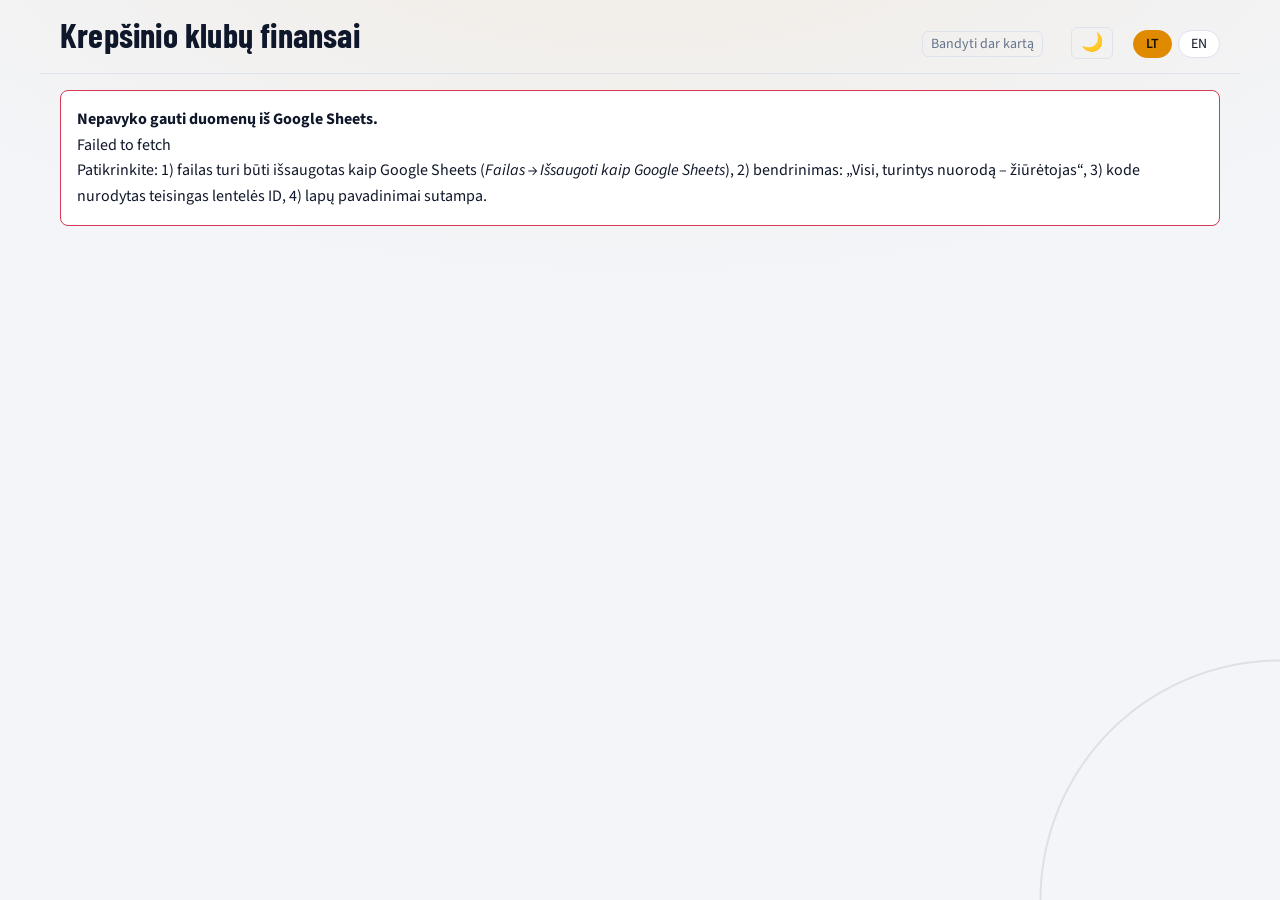
<file: index-38.html>
<!DOCTYPE html>
<html lang="lt">
<head>
<meta charset="utf-8">
<meta name="viewport" content="width=device-width, initial-scale=1">
<title>Krepšinio klubų finansai</title>
<link rel="manifest" href="manifest.json">
<meta name="theme-color" content="#0a1020">
<link rel="icon" type="image/png" href="icon-192.png">
<link rel="apple-touch-icon" href="apple-touch-icon.png">
<meta name="apple-mobile-web-app-title" content="Krepšinio finansai">
<link rel="preconnect" href="https://fonts.googleapis.com">
<link rel="stylesheet" href="https://fonts.googleapis.com/css2?family=Barlow+Condensed:wght@600;700&family=Source+Sans+3:wght@400;600&display=swap">
<style>
:root{--bg:#eef2f8;--card:#fff;--ink:#0f172a;--mute:#64748b;--line:#e2e8f0;--a:#ffb400;--b:#0ea5e9;--sv:#64748b;--pos:#12a150;--neg:#e5254b;--sh:0 1px 2px rgba(15,23,42,.06),0 14px 34px -14px rgba(15,23,42,.25);--hd:'Barlow Condensed','Arial Narrow',sans-serif;--tx:'Source Sans 3',system-ui,sans-serif}
@media(prefers-color-scheme:dark){:root:not([data-t=light]){--bg:#0a1020;--card:#131c30;--ink:#f1f5f9;--mute:#9aa8bf;--line:#223052;--a:#ffc82e;--b:#38bdf8;--sv:#d7dee9;--pos:#34e39a;--neg:#ff6b86;--sh:0 1px 2px #0008,0 16px 36px -14px #000c}}
:root[data-t=dark]{--bg:#0a1020;--card:#131c30;--ink:#f1f5f9;--mute:#9aa8bf;--line:#223052;--a:#ffc82e;--b:#38bdf8;--sv:#d7dee9;--pos:#34e39a;--neg:#ff6b86;--sh:0 1px 2px #0008,0 16px 36px -14px #000c}
*{box-sizing:border-box}
body{margin:0;background:var(--bg);color:var(--ink);font:16px/1.45 var(--tx)}
header{display:flex;flex-wrap:wrap;gap:8px 20px;align-items:baseline;padding:18px 20px 0;max-width:1200px;margin:auto}
h1{font:700 34px/1 var(--hd);margin:0;letter-spacing:.01em}
#st{color:var(--mute);font-size:14px;margin-left:auto}
button{font:inherit;color:inherit;cursor:pointer}
button:focus-visible,input:focus-visible,a:focus-visible{outline:2px solid var(--b);outline-offset:2px}
.ic{background:none;border:1px solid var(--line);border-radius:6px;padding:2px 8px;margin-left:8px}
nav{display:flex;gap:4px;padding:14px 20px 0;max-width:1200px;margin:auto;overflow-x:auto;border-bottom:1px solid var(--line)}
nav button{background:none;border:0;border-bottom:3px solid transparent;font:700 20px var(--hd);padding:6px 12px;color:var(--mute);white-space:nowrap}
nav button[aria-selected=true]{color:var(--ink);border-color:var(--a)}
main{max-width:1200px;margin:auto;padding:16px 20px 60px}
.bar{display:flex;flex-wrap:wrap;gap:8px;align-items:center;margin-bottom:10px}
.chip{border:1px solid var(--line);background:var(--card);border-radius:99px;padding:3px 12px;font-size:14px}
.chip[aria-pressed=true]{background:var(--ink);color:var(--bg);border-color:var(--ink)}
input[type=search]{font:inherit;background:var(--card);color:var(--ink);border:1px solid var(--line);border-radius:8px;padding:6px 10px;min-width:200px;margin-left:auto}
.sum{color:var(--mute);font-size:14px;margin:0 0 10px}
.tw{overflow-x:auto;background:var(--card);border:1px solid var(--line);border-radius:8px}
table{border-collapse:collapse;width:100%;font-variant-numeric:tabular-nums}
th,td{padding:8px 12px;text-align:right;border-bottom:1px solid var(--line);white-space:nowrap}
th{font:700 16px var(--hd);color:var(--mute);cursor:pointer;user-select:none;position:sticky;top:0;background:var(--card)}
th.l,td.l{text-align:left}
th[aria-sort]{color:var(--ink)}
td.l{position:sticky;left:0;background:var(--card)}
td small{display:block;color:var(--mute);font-size:12px;line-height:1.1}
tr:last-child td{border-bottom:0}
.sh{display:inline-flex;align-items:center;gap:8px}
.sh i{display:inline-block;width:70px;height:8px;background:var(--b);border-radius:2px;overflow:hidden;opacity:.9}
.sh i b{display:block;height:100%;background:var(--a)}
.pos{color:var(--pos)}.neg{color:var(--neg)}.na{color:var(--mute)}
td a{margin-right:6px;color:var(--b)}
.cards{display:grid;grid-template-columns:repeat(auto-fill,minmax(300px,1fr));gap:12px}
.card{background:var(--card);border:1px solid var(--line);border-radius:8px;padding:14px 16px}
.card h3{font:700 22px var(--hd);margin:0 0 6px}.card h3 span{color:var(--mute);font-size:16px;margin-left:6px}
.card p{margin:0 0 8px;font-size:15px}
.msg{background:var(--card);border:1px solid var(--neg);border-radius:8px;padding:16px;line-height:1.6}
tr.c,tr.pc{cursor:pointer}tr.c:hover td,tr.pc:hover td{background:color-mix(in srgb,var(--a) 12%,var(--card))}
.cl{display:flex;align-items:center}.lw{display:inline-grid;margin-right:10px;flex:none}.lw>*{grid-area:1/1;margin:0}
.lg{width:30px;height:30px;border-radius:50%;object-fit:contain;background:#fff}.in{display:inline-flex;align-items:center;justify-content:center;color:#fff;font:700 12px var(--hd)}
#md{position:fixed;inset:0;background:#000a;display:none;align-items:flex-end;justify-content:center;z-index:9}#md.o{display:flex}
.sheet{background:var(--bg);width:min(900px,100%);max-height:92vh;overflow:auto;border-radius:14px 14px 0 0;padding:18px 20px 28px}
@media(min-width:800px){#md{align-items:center}.sheet{border-radius:14px}}
.kp{display:grid;grid-template-columns:repeat(auto-fit,minmax(140px,1fr));gap:10px;margin:12px 0}
.kp div{background:var(--card);border:1px solid var(--line);border-radius:8px;padding:8px 12px}.kp small{display:block;color:var(--mute);font-size:12px}.kp b{font:700 24px var(--hd)}
h2,h3{font-family:var(--hd);margin:8px 0 4px}h2{font-size:30px;margin:0}.top{display:flex;gap:8px;margin-bottom:10px}.top button{margin-left:auto}
.top button,.lk{border:1px solid var(--line);background:var(--card);border-radius:8px;padding:4px 12px;color:var(--ink);text-decoration:none;font-size:14px}
iframe{width:100%;height:calc(100vh - 150px);min-height:620px;border:1px solid var(--line);border-radius:8px;background:#fff}
#lang{display:flex;gap:6px}.pf{position:relative;cursor:help;border-bottom:1px dotted var(--mute)}.tip{display:none;position:absolute;left:0;top:140%;z-index:5;width:min(380px,80vw);background:var(--card);color:var(--ink);border:1px solid var(--line);border-radius:8px;padding:8px 10px;font-size:14px;line-height:1.4;box-shadow:0 6px 20px #0005}.pf:hover .tip,.pf:focus .tip{display:block}
body{background:radial-gradient(900px 380px at 85% -8%,color-mix(in srgb,var(--a) 16%,transparent),transparent),radial-gradient(700px 320px at -5% 0,color-mix(in srgb,var(--b) 12%,transparent),transparent),var(--bg);background-attachment:fixed}
.tw,.kp div,.card,.sheet,.chip{box-shadow:var(--sh)}.chip{border-radius:99px}.chip[aria-pressed=true]{background:linear-gradient(135deg,var(--a),#ff8a00);color:#1b1300;border-color:transparent;font-weight:700}
.pos,.neg{display:inline-block;padding:1px 10px;border-radius:99px;font-weight:700}.pos{color:var(--pos);background:color-mix(in srgb,var(--pos) 18%,transparent)}.neg{color:var(--neg);background:color-mix(in srgb,var(--neg) 18%,transparent)}
.sh i{background:color-mix(in srgb,var(--b) 28%,transparent);height:9px;border-radius:9px}.sh i b{background:linear-gradient(90deg,#ffd54a,#ff8a00);border-radius:9px}
.kp b{background:linear-gradient(135deg,var(--ink),color-mix(in srgb,var(--ink) 55%,var(--b)));-webkit-background-clip:text;background-clip:text;-webkit-text-fill-color:transparent}.kp b .pos,.kp b .neg{-webkit-text-fill-color:currentColor}
#th{font-size:18px;padding:2px 9px}.rl{height:44px;max-width:130px;object-fit:contain;background:#fff;border-radius:10px;padding:4px;box-shadow:var(--sh)}
.sx{position:relative;display:inline-block;margin-bottom:8px}.sx .opts{display:none;position:absolute;left:0;top:calc(100% - 2px);z-index:6;padding:10px;gap:6px;flex-wrap:wrap;width:min(430px,88vw);background:var(--card);border:1px solid var(--line);border-radius:14px;box-shadow:var(--sh)}.sx:hover .opts,.sx:focus-within .opts{display:flex}
.ms{display:none;font:inherit;background:var(--card);color:var(--ink);border:1px solid var(--line);border-radius:10px;padding:8px 10px;margin:0 0 10px;width:100%}
@media(max-width:720px){
 header{padding:14px 14px 0}h1{font-size:28px}#st{margin-left:0;width:100%}main{padding:12px 12px 60px}nav{padding:10px 12px 0}
 .bar{gap:6px}.bar.n{flex-wrap:nowrap;overflow-x:auto;padding-bottom:6px}.bar.n .chip{white-space:nowrap;flex:none}input[type=search]{width:100%;margin:0}
 .ms{display:block}.sum{font-size:13px}
 .tw{background:transparent;border:0;box-shadow:none;overflow:visible}
 .tw table,.tw tbody,.tw tr,.tw td{display:block}.tw thead{display:none}
 .tw tr{display:grid;grid-template-columns:1fr 1fr;gap:10px 14px;background:var(--card);border:1px solid var(--line);border-radius:16px;box-shadow:var(--sh);padding:14px;margin-bottom:12px}
 .tw td{border:0;padding:0;text-align:left;white-space:normal;position:static;background:transparent}
 .tw td.l{grid-column:1/-1;font-size:18px}.tw td.l small{display:block;margin-bottom:2px}
 .tw td[data-lb]:not(.l)::before{content:attr(data-lb);display:block;color:var(--mute);font-size:11px;font-weight:600;text-transform:uppercase;letter-spacing:.05em;margin-bottom:1px}
 .tw tr:hover td{background:transparent}.tw tr.c:active,.tw tr.pc:active{transform:scale(.99)}
 #md{align-items:flex-end}.sheet{max-height:94vh;max-height:94dvh;padding:14px 14px 30px;border-radius:20px 20px 0 0}h2{font-size:26px}
 .kp{grid-template-columns:1fr 1fr;gap:8px}.kp b{font-size:21px}.kp small{font-size:11px}
 .sx .opts{width:min(430px,calc(100vw - 24px))}
}
@media(max-width:720px){.tw.ch{background:var(--card);border:1px solid var(--line);box-shadow:var(--sh);border-radius:14px}.rl{height:38px;max-width:84px}.cl h2{overflow-wrap:anywhere}}
body.lk{position:fixed;left:0;right:0;width:100%;overflow:hidden}#md,.sheet{overscroll-behavior:contain}.sheet.sm{width:min(560px,100%)}.sheet{padding-top:0!important;max-height:92vh;max-height:92dvh}.top{position:sticky;top:0;z-index:3;background:var(--bg);padding:12px 0 8px;margin-bottom:6px}
.srcs{display:inline-flex;gap:6px;flex-wrap:wrap;vertical-align:middle}
.srcs a{display:inline-flex;align-items:center;justify-content:center;min-width:30px;height:30px;padding:0 6px;margin:0;border:1px solid var(--line);border-radius:8px;background:color-mix(in srgb,var(--b) 14%,var(--card));color:var(--b);font-weight:700;font-size:14px;text-decoration:none}
.srcs a:hover{background:color-mix(in srgb,var(--b) 28%,var(--card))}
.cfe,.kp b .cfe,.kp div:first-child b .cfe{color:var(--mute)!important;-webkit-text-fill-color:var(--mute)!important;opacity:.8;text-shadow:none!important}.cft{margin-left:3px;font-size:inherit;font-weight:700;letter-spacing:.02em;text-transform:lowercase;white-space:nowrap}.cft-t{color:var(--a);-webkit-text-fill-color:var(--a)}.cft-s{color:#e8c35a;-webkit-text-fill-color:#e8c35a}.cfl{display:flex;flex-wrap:wrap;gap:4px 16px;align-items:center}.cfl b{font-weight:600}.cfl b:not(.cfe){color:var(--ink);-webkit-text-fill-color:var(--ink)}
.est{font-style:italic;text-decoration:underline dotted;text-decoration-color:var(--a);text-underline-offset:3px}
@media(max-width:720px),(pointer:coarse){.srcs{gap:10px}.srcs a{min-width:46px;height:46px;font-size:17px;border-radius:12px}.tw td.sc{grid-column:1/-1}}
.ctabs{display:flex;gap:4px;border-bottom:1px solid var(--line);margin:10px 0 12px}
.ctabs button{background:none;border:0;border-bottom:3px solid transparent;font:700 20px var(--hd);padding:6px 14px;color:var(--mute);margin:0}
.ctabs button[aria-selected=true]{color:var(--ink);border-color:var(--a)}
.cmpw{overflow-x:auto;background:var(--card);border:1px solid var(--line);border-radius:14px;box-shadow:var(--sh);margin-top:6px}
.cmpw table{border-collapse:collapse;width:100%}
.cmpw th,.cmpw td{padding:9px 12px;border-bottom:1px solid var(--line);text-align:right;white-space:nowrap;font-size:15px}
.cmpw th{position:static;cursor:default;white-space:normal;min-width:96px;vertical-align:bottom}
.cmpw th:first-child,.cmpw td:first-child{text-align:left;position:sticky;left:0;background:var(--card);color:var(--mute);font-size:13px;min-width:112px;white-space:normal;z-index:1}
.cmpw tr:last-child td{border-bottom:0}
.cmpw td.best{font-weight:700;color:var(--pos)}
.kp div{border:1.5px solid color-mix(in srgb,var(--a) 62%,transparent);background:linear-gradient(160deg,color-mix(in srgb,var(--a) 10%,var(--card)),var(--card) 62%);box-shadow:0 0 0 1px color-mix(in srgb,var(--a) 8%,transparent),0 10px 26px -14px color-mix(in srgb,var(--a) 60%,transparent)}
.lc{background:linear-gradient(180deg,color-mix(in srgb,var(--a) 7%,var(--card)),var(--card));border:1px solid color-mix(in srgb,var(--a) 30%,var(--line));border-radius:16px;padding:10px 8px 6px;box-shadow:0 12px 34px -18px color-mix(in srgb,var(--a) 55%,transparent)}
.lc svg{display:block;width:100%;max-width:760px;margin:0 auto;height:auto;overflow:visible}
.lc .tp,.lc .gd{opacity:0;pointer-events:none;transition:opacity .15s}
.lc .pt{cursor:pointer;outline:none}.lc .pt:hover .tp,.lc .pt:focus .tp,.lc .pt:hover .gd,.lc .pt:focus .gd,.lc .pt.sel .tp,.lc .pt.sel .gd{opacity:1}
.lc svg:has(.pt:hover) .pt.sel:not(:hover) .tp,.lc svg:has(.pt:focus) .pt.sel:not(:focus) .tp,.lc svg:has(.pt:hover) .pt.sel:not(:hover) .gd,.lc svg:has(.pt:focus) .pt.sel:not(:focus) .gd{opacity:0}
.pills{display:flex;gap:8px;flex-wrap:wrap;justify-content:center;margin:12px 0 4px}
.pills .chip{padding:5px 14px;font-size:14px}
.lgd{display:flex;flex-wrap:wrap;gap:6px 18px;font-size:13px;color:var(--mute);margin:10px 2px 2px}
.lgd i{display:inline-block;width:18px;height:4px;border-radius:4px;margin-right:6px;vertical-align:middle}
</style>
</head>
<body>
<header><h1 id="h1">Krepšinio klubų finansai</h1><span id="st">Kraunama…</span><button class="ic" id="th" aria-label="Tema"></button><span id="lang"><button class="chip" data-l="lt">LT</button> <button class="chip" data-l="en">EN</button></span></header>
<nav role="tablist" id="tabs"></nav>
<main id="out"></main>
<div id="md" aria-modal="true" role="dialog"><div class="sheet" id="sh"></div></div>
<script>
// ---- Nustatymai: Google lentelės ID (turi būti tikra Google Sheets lentelė, ne .xlsx) ----
const SHEET_ID="1Qt4ijFGDmvoLLHb-gCbcAF9KGts6ZC-RHwWzQw68cZI";
// Kiekvienam lapui – galimi pavadinimai (su „/" ir be). Pirmas tinkamas naudojamas.
const SHEETS={b27:["Budgets 26/27","Budgets 2627"],b26:["Budgets 25/26","Budgets 2526"],att:["Attendance 25/26","Attendance 2526","Attendance"],sal:["Player Salaries"],hist:["Historical Budgets"],histatt:["Historical Attendance"]};
const C="Australia|Australija|AU;Austria|Austrija|AT;Belgium|Belgija|BE;Bosnia and Herzegovina|Bosnija ir Hercegovina|BA;Croatia|Kroatija|HR;Czech Republic|Čekija|CZ;Denmark|Danija|DK;Estonia|Estija|EE;Finland|Suomija|FI;France|Prancūzija|FR;Germany|Vokietija|DE;Greece|Graikija|GR;Hungary|Vengrija|HU;Israel|Izraelis|IL;Italy|Italija|IT;Japan|Japonija|JP;Latvia|Latvija|LV;Lithuania|Lietuva|LT;Montenegro|Juodkalnija|ME;North Macedonia|Šiaurės Makedonija|MK;Poland|Lenkija|PL;Portugal|Portugalija|PT;Romania|Rumunija|RO;Serbia|Serbija|RS;Slovakia|Slovakija|SK;Slovenia|Slovėnija|SI;Spain|Ispanija|ES;Turkey|Turkija|TR;United Arab Emirates|Jungtiniai Arabų Emyratai|AE;United Kingdom|Jungtinė Karalystė|GB;Ukraine|Ukraina|UA;Bulgaria|Bulgarija|BG;Georgia|Gruzija|GE;Cyprus|Kipras|CY;Netherlands|Nyderlandai|NL;Switzerland|Šveicarija|CH;Sweden|Švedija|SE;Norway|Norvegija|NO;Iceland|Islandija|IS;Kosovo|Kosovas|XK;Azerbaijan|Azerbaidžanas|AZ;Ireland|Airija|IE;Albania|Albanija|AL;Russia|Rusija|RU;South Korea|Pietų Korėja|KR;USA|JAV|US;China|Kinija|CN;Taiwan|Taivanas|TW;Venezuela|Venesuela|VE;Canada|Kanada|CA;Argentina|Argentina|AR;Brazil|Brazilija|BR;Mexico|Meksika|MX;New Zealand|Naujoji Zelandija|NZ;Philippines|Filipinai|PH;Egypt|Egiptas|EG;Dominican Republic|Dominikos Respublika|DO;Puerto Rico|Puerto Rikas|PR;Lebanon|Libanas|LB;Iran|Iranas|IR;Saudi Arabia|Saudo Arabija|SA;Kazakhstan|Kazachstanas|KZ;Luxembourg|Liuksemburgas|LU;Belarus|Baltarusija|BY;Moldova|Moldova|MD;Malta|Malta|MT;Andorra|Andora|AD;India|Indija|IN;Qatar|Kataras|QA;Uruguay|Urugvajus|UY;Chile|Čilė|CL;Senegal|Senegalas|SN;Nigeria|Nigerija|NG".split(";").map(s=>s.split("|"));
const NAT=Object.fromEntries(C.map(c=>[c[0],c[1]])),FL=Object.fromEntries(C.map(c=>[c[1],c[2]]));
const flag=n=>FL[n]?String.fromCodePoint(...[...FL[n]].map(c=>127397+c.charCodeAt(0)))+" ":"";
const LT2EN=Object.fromEntries(C.map(c=>[c[1],c[0]])),dn=n=>LANG==="en"?(LT2EN[n]||n):n;
let nf=new Intl.NumberFormat("lt-LT",{maximumFractionDigits:0});
const eur=n=>n==null?"–":nf.format(n)+" €";
const E=(t,e)=>e?`<span class="est">~${t}</span>`:t,eE=(n,e)=>E(eur(n),e&&n!=null);
// Biudžeto patikimumas: „Estimated“ reikšmės rodomos pilkai (lentelėje), kortelėje – dar ir su žyma
const CF=(h,on)=>on?`<span class="cfe">${h}</span>`:h,CFL=(on,k)=>on?`<span class="cft cft-${k}"> įvertinta</span>`:"";
const esc=s=>String(s??"").replace(/[&<>"]/g,c=>({"&":"&amp;","<":"&lt;",">":"&gt;",'"':"&quot;"}[c]));
const wd=s=>String(s??"").toLowerCase().replace(/ł/g,"l").replace(/đ/g,"d").replace(/ø/g,"o").replace(/ı/g,"i").replace(/ß/g,"ss").normalize("NFD").replace(/[\u0300-\u036f]/g,"").split(/[^a-z0-9]+/).filter(Boolean);
const mt=(t,q)=>{const qt=wd(q);if(!qt.length)return true;const W=wd(t);return qt.every(x=>W.some(w=>w.startsWith(x)))};
const norm=s=>String(s).toLowerCase().normalize("NFD").replace(/[^a-z0-9]/g,"");
const nat=n=>NAT[n]||n;
const num=v=>{if(v==null)return null;const s=String(v).replace(/[\s\u00a0€$%~≈*]/g,"").replace(/,/g,"");if(!/^-?\d/.test(s))return null;const n=parseFloat(s);return isNaN(n)?null:n};
const est=v=>num(v)!=null&&/[~≈*]/.test(String(v));
const txt=v=>{const s=String(v??"").trim();return(s===""||s==="-"||s[0]==="#")?"":s};
function csv(t){const R=[];let r=[],c="",q=0;for(let i=0;i<t.length;i++){const h=t[i];
 if(q){if(h=='"'){if(t[i+1]=='"'){c+='"';i++}else q=0}else c+=h}
 else if(h=='"')q=1;else if(h==","){r.push(c);c=""}else if(h=="\n"){r.push(c);R.push(r);r=[];c=""}else if(h!="\r")c+=h}
 if(c||r.length){r.push(c);R.push(r)}return R}
let DEF;
async function raw(n){
 const res=await fetch(`https://docs.google.com/spreadsheets/d/${SHEET_ID}/gviz/tq?tqx=out:csv&headers=0&sheet=${encodeURIComponent(n)}`);
 const t=await res.text();
 if(!res.ok||/^\s*</.test(t))throw new Error(`Lapas „${n}" neatsidaro (HTTP ${res.status})`);
 return t}
// Jei lapo pavadinimas neegzistuoja, Google tyliai grąžina pirmą lapą – tokį atsakymą atmetame
// Lankomumo lapai imami per „export“ (pagal gid): gviz CSV išmeta lygų pavadinimus B stulpelyje (jis daugiausia skaitinis),
// todėl lyga ir sezonas būdavo spėjami ir klubai nuslysdavo į senesnius sezonus. Jei export nepavyksta – grįžtama prie gviz.
// Pastaba: export grąžina ir paslėptas eilutes, gviz – ne. Todėl „Player Salaries“ paliekamas per gviz (paslėptos algos nerodomos).
const GID={att:"1041104031",histatt:"2097467801"};
async function rawGid(g){
 const res=await fetch(`https://docs.google.com/spreadsheets/d/${SHEET_ID}/export?format=csv&gid=${g}`);
 const t=await res.text();
 if(!res.ok||/^\s*</.test(t))throw new Error(`gid ${g} (HTTP ${res.status})`);
 return t}
async function load(names,first,gid){
 if(gid){try{const r=csv(await rawGid(gid));if(r.some(x=>x.some(c=>(c||"").trim()==="Club")))return r;throw new Error("netinkamas lapas")}catch(e){console.warn("export nepavyko, naudojamas gviz:",e.message)}}
 for(const n of names){const t=await raw(n);if(first||t!==DEF)return csv(t)}
 throw new Error(`Lapas „${names[0]}" nerastas – patikrinkite jo pavadinimą lentelėje`)}
// Suranda lenteles, kurių antraštės eilutė prasideda reikšme hdr antrame stulpelyje
function blocks(rows,hdr){const out=[];let title="";
 for(let i=0;i<rows.length;i++){const a=(rows[i][1]||"").trim();
  if(a===hdr){const h=rows[i].map(x=>x.trim()),d=[];let j=i+1;
   while(j<rows.length){const b=(rows[j][1]||"").trim();if(!b||b===hdr||/^Vidurkis/.test(b)||(((rows[j+1]||[])[1]||"").trim()===hdr&&rows[j].filter(x=>(x||"").trim()).length===1))break;d.push(rows[j]);j++}
   out.push({title,h,d});i=j-1}
  else if(a)title=a}
 return out}
const ix=(h,re)=>h.findIndex(x=>re.test(x));
function budgets(rows,season,world){const o=[];
 for(const b of blocks(rows,"Nation")){/* Google CSV „pameta" antraštes skaitinių stulpelių viršuje, todėl stulpeliai imami pagal vietą: B šalis, C klubas, D biudžetas, E algos, H vieta, I Europa, J+ šaltiniai */
  const sn=season==="H"?(b.title.match(/(\d\d)\s*\/\s*(\d\d)\s*$/)||[]).slice(1).join("/"):season;if(!sn)continue;
  const ci=b.h.indexOf("Club"),dv=ci>2?ci-2:0,q=season==="26/27"?1:0,c={n:1,club:2+dv,t:3+dv,s:4+dv,p:6+q+dv,e:7+q+dv};
  const src=[8,9,10,11].map(i=>i+q+dv);
  for(const r of b.d){if(!txt(r[c.club]))continue;
   o.push({season:sn,nation:nat(r[1].trim()),div:dv?num(r[2]):null,club:r[c.club].trim(),total:num(r[c.t]),sal:num(r[c.s]),place:num(r[c.p]),eu:txt(r[c.e]).replace(/^https?:.*/,""),est:{total:est(r[c.t]),sal:est(r[c.s])},cf:{total:/^estim/i.test(txt(r[12+q+dv])),sal:/^estim/i.test(txt(r[13+q+dv]))},src:src.map(i=>(r[i]||"").trim()).filter(u=>/^https?:/.test(u))})}}
 return o}
const AD={French:"France",German:"Germany",Spanish:"Spain",Italian:"Italy",Lithuanian:"Lithuania",Greek:"Greece",Turkish:"Turkey",Israeli:"Israel",Polish:"Poland",Serbian:"Serbia",Latvian:"Latvia",Estonian:"Estonia",Finnish:"Finland",Hungarian:"Hungary",Australian:"Australia",Japanese:"Japan",Belgian:"Belgium",Czech:"Czech Republic",Danish:"Denmark",Portuguese:"Portugal",Romanian:"Romania",Slovak:"Slovakia",Slovenian:"Slovenia",Croatian:"Croatia",Austrian:"Austria",Montenegrin:"Montenegro",British:"United Kingdom",Macedonian:"North Macedonia"};
const fr=v=>{const n=num(v);return n==null?null:/%/.test(String(v))||n>1.5?n/100:n};
let BNM=null,BND=null;
function nationOfClub(name){if(BND!==D.bud||!BNM){BNM=new Map();D.bud.forEach(r=>{if(FL[r.nation])BNM.set(norm(r.club),r.nation)});BND=D.bud}
 const k=norm(name);if(BNM.has(k))return BNM.get(k);for(const[c,n]of BNM)if(same(c,name))return n;return""}
function inferNation(rs){const cnt={};let tot=0;for(const x of rs){const n=nationOfClub(x.name);if(n){cnt[n]=(cnt[n]||0)+1;tot++}}
 const e=Object.entries(cnt).sort((a,b)=>b[1]-a[1]);return e.length?(e[0][1]/tot>=.75?e[0][0]:"ABA"):""}
// Google CSV kartais „pameta“ tekstą skaitiniame stulpelyje (lygų pavadinimai B stulpelyje), todėl blokai skiriami pagal antraštės eilutę „Club“,
// o lyga ir sezonas, jei pavadinimo nėra, nustatomi pagal klubus
function attendance(rows,def){const dv=rows.some(r=>(r[2]||"").trim()==="Club")?1:0,blks=[];let pend="",cur=null;
 const prev=t=>{const[a,b]=t.split("/").map(Number);return String(a-1).padStart(2,"0")+"/"+String(b-1).padStart(2,"0")};
 for(const r of rows){const first=(r[1]||"").trim(),a=(r[1+dv]||"").trim();
  if(dv&&!a&&first&&!/^\d+$/.test(first)&&first!=="Division"){pend=first;cur=null;continue}
  if(a==="Club"||a==="Klubas"){cur={title:pend,rows:[]};blks.push(cur);pend="";continue}
  if(!a)continue;
  if(num(r[5+dv])==null&&num(r[6+dv])==null){if(!dv){pend=a;cur=null}continue}
  if(!cur){cur={title:pend,rows:[]};blks.push(cur);pend=""}
  cur.rows.push(r)}
 const o=[];let season=def||"",seen=new Set();
 for(const b of blks){if(!b.rows.length)continue;let tS=null,nation;
  if(b.title){const mm=b.title.match(/(\d\d)\s*\/\s*(\d\d)\s*$/);if(mm)tS=mm[1]+"/"+mm[2];const t0=b.title.replace(/\s*\d\d\s*\/\s*\d\d\s*$/,""),m=t0.match(/^(\w+) league/i);nation=/latvian/i.test(t0)&&/estonian/i.test(t0)?"Latvijos–Estijos lyga":m&&AD[m[1]]?nat(AD[m[1]]):t0.replace(/\s*\(.*/,"").replace(/ league$/i,"")}
  else nation=inferNation(b.rows.map(r=>({name:(r[1+dv]||"").trim()})));
  if(tS){season=tS;seen=new Set([nation])}else{if(nation&&seen.has(nation)){season=prev(season);seen=new Set()}if(nation)seen.add(nation)}
  for(const r of b.rows){const a=(r[1+dv]||"").trim(),first=(r[1]||"").trim(),nums=String(r[6+dv]).split("/").map(num).filter(x=>x!=null),avg=num(r[5+dv]),cap=nums.length?nums[nums.length-1]:null;
   o.push({season,nation,div:dv?num(first):null,club:a,city:txt(r[2+dv]),avg,cap,est:{avg:est(r[5+dv]),cap:est(r[6+dv])},fill:fr(r[7+dv])??(avg!=null&&cap?avg/cap:null),expE:num(r[11+dv]),idxE:num(r[12+dv]),expL:num(r[13+dv]),idxL:num(r[14+dv]),profile:txt(r[15+dv]),place:num(r[16+dv])})}}
 return o}
// ---- Gyvi lankomumo duomenys (ACBattendance projektas: ACB, BBL, LKL) ----
const LIVE_BASE=["https://andriuspanama.github.io/ACBattendance/","https://raw.githubusercontent.com/andriuspanama/ACBattendance/main/"];
const LIVE=[["data/attendance_averages.json","Spain"],["data/bbl/attendance_averages.json","Germany"],["data/lkl/attendance_averages.json","Lithuania"]];
// Pavadinimai, kuriuos ACBattendance naudoja kitaip nei lentelė
const LAL={"Recoletas Salud San Pablo Burgos":"CB San Pablo Burgos","Kosner Baskonia":"Saski Baskonia","Casademont Zaragoza":"Basket Zaragoza","Leyma Coruna":"Basquet Coruna","Monbus Obradoiro":"Obradoiro CAB","Ilerna Lleida":"Forca Lleida CE","Rio Breogan":"Club Baloncesto Breogan","Asisa Joventut":"Club Joventut Badalona","Fiatc Girona":"Basquet Girona","Barca":"FC Barcelona Basquet","Kidsandus Manresa":"Basquet Manresa","La Laguna Tenerife":"CB Canarias Tenerife","Morabanc Andorra":"BC Andorra","Ulm":"Ratiopharm Ulm","Basketball Braunschweig":"Lowen Braunschweig"};
async function getJ(path){for(const b of LIVE_BASE){try{const r=await fetch(b+path+"?t="+Math.floor(Date.now()/60000));if(r.ok)return await r.json()}catch(e){}}return null}
async function addLive(){
 const res=await Promise.all(LIVE.map(([p])=>getJ(p)));
 res.forEach((j,i)=>{if(!j||!j.clubs)return;const cn=nat(LIVE[i][1]),se=String(j.season).replace(/^20(\d\d)-(\d\d)$/,"$1/$2");
  for(const c of j.clubs){const nm=LAL[c.club]||c.club,ba=D.att.find(r=>r.season==="25/26"&&r.country===cn&&same(r.club,nm)),bb=D.bud.find(r=>r.nation===cn&&same(r.club,nm)),bs=ba||bb,cap=ba?ba.cap:null;
   D.att.push({season:se,nation:cn,country:cn,div:bs&&bs.div!=null?bs.div:null,club:bs?bs.club:nm,avg:c.average,games:c.home_games_counted,min:c.min,max:c.max,total:c.total,cap,fill:cap?c.average/cap:null,est:{},live:true,upd:j.updated})}})}
function salaries(rows){const o=[];
 for(const b of blocks(rows,"Role")){const ti=b.h.indexOf("Team"),dv=ti>4?ti-4:0;
  for(const r of b.d){if(!txt(r[2]))continue;
   o.push({role:r[1].trim(),name:r[2].trim(),country:nat((r[3]||"").trim()),div:dv?num(r[4]):null,team:txt(r[4+dv]),season:txt(r[5+dv]),value:num(r[6+dv]),len:txt(r[7+dv]),month:num(r[8+dv]),est:{value:est(r[6+dv]),month:est(r[8+dv])},src:[9,10,11,12].map(i=>(r[i+dv]||"").trim()).filter(u=>/^https?:/.test(u))})}}
 return o}
function taxes(rows){return rows.filter(r=>txt(r[3])&&!/^https?:/.test(r[1])).map(r=>({country:r[1].trim(),season:txt(r[2]),text:r[3].trim(),src:(r[4]||"").trim()}))}

const EN={"Krepšinio klubų finansai":"Basketball Club Finances","Kraunama…":"Loading…","Atnaujinta":"Updated","Atnaujinti":"Refresh","Bandyti dar kartą":"Try again","Nepavyko gauti duomenų iš Google Sheets.":"Could not load data from Google Sheets.","Biudžetai":"Budgets","Biudžeto pokytis (€)":"Budget change (€)","Lankomumas":"Attendance","Žaidėjų algos":"Player salaries","Mokesčių skaičiuoklė":"Tax calculator","Klubas":"Club","Bendras biudžetas":"Total budget","Atlyginimų biudžetas":"Salary budget","Atlyginimų dalis":"Salary share","Biudžeto pokytis":"Budget change","Vieta lygoje":"League place","Europos turnyras":"European competition","Europa":"Europe","Šaltiniai":"Sources","Šaltinis":"Source","nuoroda":"link","Vid. lankomumas":"Avg. attendance","Užpildymas":"Filling rate","Profilis":"Profile","Žaidėjas / treneris":"Player / coach","Komanda":"Team","Šalis":"Country","Sezonas":"Season","sezonas":"season","Sutarties vertė":"Contract value","Trukmė":"Length","Mėnesio alga":"Monthly salary","Visos":"All","Visi turnyrai":"All competitions","įvertinta":"estimated","Įprasti skaičiai – paskelbti žiniasklaidoje":"Regular figures – reported in the media","Pilki skaičiai – įvertinti (apytiksliai, oficialiai nepaskelbti)":"Grey figures – estimated (approximate, not officially reported)","Ieškoti…":"Search…","Paieška":"Search","įrašų, iš jų pilnų duomenų:":"records, with complete data:","vidutinė atlyginimų dalis":"average salary share","(iš ":"(of ","Rodoma pirmos 300 eilučių – siaurinkite paieška ar filtru.":"Showing the first 300 rows – narrow down with search or filter.","Tušti langeliai rodomi „–“ ir į vidurkius neįtraukiami.":"Empty cells are shown as “–” and excluded from averages.","Nieko nerasta":"Nothing found","Uždaryti":"Close","← Atgal":"← Back","Lankomumas 2025/26":"Attendance 2025/26","Galima arenos talpa":"Available arena capacity","Tikėtinas lankomumas tokioje rinkoje Europoje":"Expected attendance for such market in Europe","Tikėtinas lankomumas tokioje rinkoje savoje lygoje":"Expected attendance for such market in own league","Sirgalių traukos indeksas vs Europos konkurentai":"Fan Attraction Index vs European rivals","Sirgalių traukos indeksas vs vietiniai konkurentai":"Fan Attraction Index vs domestic rivals","Žaidėjai ir algos":"Players and salaries","Vardas":"Name","Rolė":"Role","Spauskite žaidėją, kad matytumėte visą algų istoriją.":"Click a player to see the full salary history.","Mėnesio algos pokytis (€)":"Monthly salary change (€)","Algų istorija":"Salary history","įrašų:":"records:","čempionai":"champions","Pareigos":"Role","Lyga":"Division","Realus":"Actual","Tikėtinas":"Expected","Palyginimas":"Compare","Klubai":"Clubs","Lygos":"Leagues","Klubo sezonai":"Club seasons","Rodiklis":"Metric","Pasirink, ką lyginti – paieška aukščiau.":"Pick what to compare using the search above.","Paskutinis sezonas":"Latest season","Didžiausia mėnesio alga":"Peak monthly salary","Sezonas (didžiausia alga)":"Season of peak salary","Įrašų skaičius":"Number of records","Sezonų skaičius":"Number of seasons","Klubų skaičius":"Number of clubs","Vid. biudžetas":"Avg. budget","Biudžetų mediana":"Median budget","Didžiausias biudžetas":"Highest budget","Vid. atlyginimų biudžetas":"Avg. salary budget","Vid. atlyginimų dalis":"Avg. salary share","Vid. klubų lankomumas":"Avg. club attendance","Lankomumo mediana":"Median attendance","Didžiausias klubo lankomumas":"Highest club attendance","Vid. užpildymas":"Avg. filling rate","Mediana":"Median","Mažiausias":"Lowest","Didžiausias":"Highest","Namų rungtynės":"Home games","Lankomumo istorija":"Attendance history","Realus lankomumas":"Actual attendance","Tikėtinas (Europos kontekste)":"Expected (European context)","Šio sezono duomenys dalinai – atnaujinami po kiekvieno turo; užpildymas skaičiuojamas pagal 25/26 arenos talpą.":"This season's data is partial – updated after every round; filling rate uses the 25/26 arena capacity.","apytikslė reikšmė":"estimated value"};
C.forEach(c=>EN[c[1]]=c[0]);
const PAIRS=Object.entries(EN).sort((x,y)=>y[0].length-x[0].length).map(([k,v])=>[new RegExp("(?<![\\p{L}])"+k.replace(/[.*+?^${}()|[\]\\]/g,"\\$&")+"(?![\\p{L}])","gu"),v]);
let LANG=(()=>{try{return localStorage.getItem("lang")||"lt"}catch(e){return"lt"}})(),stH="";
const tr=s=>LANG==="en"?PAIRS.reduce((a,[re,v])=>a.replace(re,v),s):s;
const setSt=s=>{stH=s;$("st").innerHTML=tr(s)};
function setLang(l){LANG=l;try{localStorage.setItem("lang",l)}catch(e){}
 nf=new Intl.NumberFormat(l==="en"?"en-GB":"lt-LT",{maximumFractionDigits:0});document.documentElement.lang=l;
 $("h1").textContent=tr("Krepšinio klubų finansai");document.title=$("h1").textContent;
 document.querySelectorAll("#lang button").forEach(b=>b.setAttribute("aria-pressed",b.dataset.l===l));
 setSt(stH);closeAll();if(D.bud)render()}
// ---- Būsena ir atvaizdavimas ----
const RL='<img class="rl" src="https://rytasvilnius.lt/en/wp-content/uploads/sites/3/2024/07/rytas.png" alt="Rytas" onerror="this.remove()">';
const cmp=v=>v>=1e6?(v/1e6).toFixed(1)+"M":Math.round(v/1000)+"k";
function chart(it,sel,aria){const n=it.length,st=Math.max(38,Math.min(84,Math.floor(300/n))),bw=Math.min(44,Math.max(24,st-24)),f=10,base=92,mb=56,mx=Math.max(...it.map(x=>x.v||0),1),W=Math.max(n*st+14,300),Hh=122;
 return`<div class="tw ch" style="padding:8px 10px"><svg viewBox="0 0 ${W} ${Hh}" style="display:block;width:100%;max-width:${Math.round(W*1.5)}px;margin:0 auto;height:auto" role="img" aria-label="${aria}"><defs><linearGradient id="gy" x1="0" y1="0" x2="0" y2="1"><stop offset="0" stop-color="#ffd84d"/><stop offset="1" stop-color="#ff8a00"/></linearGradient></defs>${it.map((p,i)=>{const x=i*st+(W-n*st)/2+(st-bw)/2,c=x+bw/2,bh=p.v?p.v/mx*mb:0,s=p.l===sel,val=p.v?cmp(p.v):"–",fw=s?800:500;
  return`<g ${p.a||""} ${p.a?'style="cursor:pointer"':""}><title>${esc(p.t)}</title>${p.a?`<rect x="${x-5}" y="0" width="${bw+10}" height="${Hh}" fill="transparent"/>`:""}<rect x="${x}" y="${base-bh}" width="${bw}" height="${Math.max(bh,2)}" rx="4" fill="url(#gy)" ${s?'stroke="var(--ink)" stroke-width="2"':'opacity=".92"'}/>${s?`<text x="${c}" y="${base-bh-19}" text-anchor="middle" font-size="9" fill="var(--ink)">▼</text>`:""}<text x="${c}" y="${base-bh-5}" text-anchor="middle" font-size="${f}" font-weight="${fw}" fill="var(--ink)">${val}</text><text x="${c}" y="${base+15}" text-anchor="middle" font-size="${f}" font-weight="${s?800:400}" fill="${s?"var(--ink)":"var(--mute)"}">${esc(p.l)}</text>${p.s?`<text x="${c}" y="${base+28}" text-anchor="middle" font-size="8" fill="var(--mute)">${esc(p.s)}</text>`:""}</g>`}).join("")}</svg></div>`}
const sx=(cur,list,mk)=>list.length>1?`<div class="sx"><button class="chip cur" aria-pressed="true">${cur} ▾</button><div class="opts">${list.map(mk).join("")}</div></div>`:`<button class="chip" aria-pressed="true">${cur}</button>`;
let TH=(()=>{try{return localStorage.getItem("theme")||""}catch(e){return""}})();
const isDark=()=>TH?TH==="dark":matchMedia("(prefers-color-scheme:dark)").matches;
function syncTheme(){const f=document.querySelector("iframe");try{f.contentDocument.documentElement.setAttribute("data-t",isDark()?"dark":"light")}catch(e){}}
function setTheme(t){TH=t;document.documentElement.setAttribute("data-t",t);try{localStorage.setItem("theme",t)}catch(e){}$("th").textContent=isDark()?"☀️":"🌙";syncTheme()}
let LOGOS={},V=[],H=[];
const tk=s=>String(s||"").toLowerCase().normalize("NFD").replace(/[\u0300-\u036f]/g,"").split(/[^a-z0-9]+/).filter(Boolean);
const same=(a,b)=>{const x=tk(a),y=tk(b);if(!x.length||!y.length)return false;if(x.join("")===y.join(""))return true;const[s,l]=x.length<=y.length?[x,y]:[y,x];return s.join("").length>3&&s.every(w=>l.includes(w))};
const logo=n=>{const u=LOGOS[norm(n)],i=n.split(/\s+/).slice(0,2).map(w=>w[0]).join("").toUpperCase();
 return`<span class="lw"><span class="lg in" style="background:hsl(${[...n].reduce((a,c)=>(a*31+c.charCodeAt(0))%360,7)} 40% 38%)">${esc(i)}</span>${u?`<img class="lg" src="${esc(u)}" alt="" loading="lazy" onerror="this.remove()">`:""}</span>`};
const n0=n=>n==null?"–":nf.format(n),f2=n=>n==null?"–":n.toFixed(2).replace(".",LANG==="en"?".":",");
const PROF=[
[/strong in europe and own/i,"Stipri Europoje ir savo lygoje","Pritraukia aiškiai daugiau žiūrovų nei tikėtasi – ir savo lygoje, ir palyginus su Europos klubais. Pagal bet kokį matą – vienas geriausiai žiūrovus pritraukiančių klubų.","Draws clearly more fans than expected, both in its own league and compared with clubs across Europe. A top fan-attraction club by any measure."],
[/strong in own league.*line with europe/i,"Stipri savo lygoje, atitinka Europos lygį","Lenkia panašaus dydžio rinkos šalies varžovus ir pritraukia maždaug tiek žiūrovų, kiek tipiškas tokio dydžio Europos klubas.","Outperforms its domestic rivals of similar market size and draws about as many fans as a typical European club of its size."],
[/strong (for its|in own) league.*below|strong for its league/i,"Stipri savo lygoje (žemiau Europos)","Išsiskiria savo lygoje, bet visa lyga pritraukia mažiau žiūrovų nei kitos, todėl klubas vis tiek atsilieka nuo panašių Europos klubų.","A standout in its own league, but the league as a whole draws fewer fans than others, so the club still trails comparable European clubs."],
[/in line with own league.*above/i,"Atitinka savo lygą, aukščiau Europos","Pritraukia maždaug tiek, kiek tikimasi savo lygoje. Kadangi lyga populiari, klubas vis tiek viršija Europos vidurkį.","Draws about what's expected in its own league. Because that league is popular, this still puts the club above the European average."],
[/in line with expectations/i,"Atitinka lūkesčius (lyga ir Europa)","Pritraukia maždaug tiek žiūrovų, kiek tikėtasi – ir savo lygoje, ir Europoje. Nei išsiskiria, nei atsilieka.","Draws about as many fans as expected, both in its own league and across Europe. Neither a standout nor a laggard."],
[/in line with own league.*below/i,"Atitinka savo lygą, žemiau Europos","Rodo tikėtą rezultatą tarp šalies varžovų, bet jo lyga pritraukia mažiau žiūrovų nei kitos, todėl atsilieka nuo panašių Europos klubų.","Performs as expected among domestic rivals, but its league draws fewer fans than others, so it falls short of comparable European clubs."],
[/capacity/i,"Apribota talpos (arena pilna)","Lankomumas mažesnis nei tikėtasi, bet arena beveik pilna per kiekvienas rungtynes. Skaičius riboja pastatas, o ne susidomėjimo trūkumas; tikroji paklausa tikriausiai didesnė.","Attendance is below expected, but the arena is nearly full every game. The building, not a lack of interest, holds the numbers back; real demand is likely higher."],
[/helped by/i,"Padeda stipri lyga (yra tuščių vietų)","Pritraukia mažiau žiūrovų nei tikėtasi savo lygoje, arenoje yra tuščių vietų, bet bendras lygos populiarumas išlaiko klubą Europos vidurkio lygyje ar aukščiau.","Draws fewer fans than expected for its league, with empty seats in the arena, but the league's overall popularity keeps it at or above the European average."],
[/low interest/i,"Mažas susidomėjimas (yra tuščių vietų)","Pritraukia mažiau žiūrovų nei tikėtasi ir savo lygoje, ir Europoje, arenoje yra tuščių vietų. Silpniausias žiūrovų pritraukimas šiame palyginime.","Draws fewer fans than expected in its own league and across Europe, and its arena has empty seats. Weakest fan attraction in the comparison."]];
const pf=p=>PROF.find(x=>x[0].test(p||"")),pl=p=>{const x=pf(p);return LANG==="lt"&&x?x[1]:p},pd=p=>{const x=pf(p);return x?(LANG==="lt"?x[2]:x[3]):""};
const monoPath=P=>{const n=P.length;if(n<2)return"";const dx=[],m=[],t=new Array(n);
 for(let i=0;i<n-1;i++){dx[i]=P[i+1][0]-P[i][0];m[i]=(P[i+1][1]-P[i][1])/dx[i]}
 t[0]=m[0];t[n-1]=m[n-2];for(let i=1;i<n-1;i++)t[i]=m[i-1]*m[i]<=0?0:(m[i-1]+m[i])/2;
 for(let i=0;i<n-1;i++){if(m[i]===0){t[i]=0;t[i+1]=0}else{const a=t[i]/m[i],b=t[i+1]/m[i],h=Math.hypot(a,b);if(h>3){const k=3/h;t[i]=k*a*m[i];t[i+1]=k*b*m[i]}}}
 let d="M"+P[0][0].toFixed(1)+" "+P[0][1].toFixed(1);
 for(let i=0;i<n-1;i++){const h=dx[i]/3;d+="C"+(P[i][0]+h).toFixed(1)+" "+(P[i][1]+t[i]*h).toFixed(1)+" "+(P[i+1][0]-h).toFixed(1)+" "+(P[i+1][1]-t[i+1]*h).toFixed(1)+" "+P[i+1][0].toFixed(1)+" "+P[i+1][1].toFixed(1)}
 return d};
function linech(pts,sel){const W=360,H=240,L=46,R=22,T=30,B=40,n=pts.length,base=H-B,
 vs=pts.flatMap(p=>[p.real,p.exp]).filter(v=>v!=null),mn=Math.min(...vs),mxv=Math.max(...vs,1),sp=mxv-mn;
 let lo=sp<mxv*.04?0:Math.max(0,mn-sp*.9),hi=mxv+(sp<mxv*.04?mxv*.15:sp*.5);
 const raw=(hi-lo)/3,p10=Math.pow(10,Math.floor(Math.log10(raw))),step=[1,2,2.5,5,10].map(m=>m*p10).find(x=>x>=raw);
 lo=Math.floor(lo/step)*step;hi=Math.ceil(hi/step)*step;const tk=[];for(let v=lo;v<=hi+1e-9;v+=step)tk.push(v);
 const X=i=>L+(n<2?(W-L-R)/2:i*(W-L-R)/(n-1)),Y=v=>T+(1-(v-lo)/(hi-lo))*(H-T-B),
 ax=v=>v>=1000?(v/1000).toFixed(1).replace(/\.0$/,"")+"k":String(Math.round(v)),
 runs=k=>{const r=[];let c=[];pts.forEach((p,i)=>{if(p[k]==null){if(c.length)r.push(c);c=[]}else c.push([X(i),Y(p[k])])});if(c.length)r.push(c);return r},
 sw=Math.max(36,(W-L-R)/Math.max(n-1,1));
 const area=runs("real").filter(r=>r.length>1).map(r=>`<path d="${monoPath(r)}L${r[r.length-1][0].toFixed(1)} ${base}L${r[0][0].toFixed(1)} ${base}Z" fill="url(#lag)"/>`).join(""),
  line=(k,col,w,f)=>runs(k).filter(r=>r.length>1).map(r=>`<path d="${monoPath(r)}" fill="none" stroke="${col}" stroke-width="${w}" stroke-linecap="round" stroke-linejoin="round"${f?' filter="url(#lgl)"':""}/>`).join("");
 return`<div class="lc"><svg viewBox="0 0 ${W} ${H}" role="img" aria-label="Lankomumo istorija"><defs><linearGradient id="lag" x1="0" y1="0" x2="0" y2="1"><stop offset="0" stop-color="#ffb400" stop-opacity=".30"/><stop offset="1" stop-color="#ffb400" stop-opacity="0"/></linearGradient><filter id="lgl" x="-20%" y="-40%" width="140%" height="180%"><feGaussianBlur stdDeviation="3.2" result="b"/><feMerge><feMergeNode in="b"/><feMergeNode in="SourceGraphic"/></feMerge></filter></defs>`
  +tk.map(v=>`<line x1="${L}" x2="${W-R}" y1="${Y(v).toFixed(1)}" y2="${Y(v).toFixed(1)}" stroke="var(--mute)" stroke-opacity=".45" stroke-width="1" stroke-dasharray="1 5" stroke-linecap="round"/><text x="${L-8}" y="${(Y(v)+3.5).toFixed(1)}" text-anchor="end" font-size="10" fill="var(--mute)">${ax(v)}</text>`).join("")
  +pts.map((p,i)=>`<line x1="${X(i).toFixed(1)}" x2="${X(i).toFixed(1)}" y1="${T-6}" y2="${base}" stroke="var(--mute)" stroke-opacity=".3" stroke-width="1" stroke-dasharray="1 6" stroke-linecap="round"/><text x="${X(i).toFixed(1)}" y="${H-14}" text-anchor="middle" font-size="11" font-weight="${p.s===sel?800:400}" fill="${p.s===sel?"var(--a)":"var(--mute)"}">${p.s}</text>`).join("")
  +area+line("exp","var(--sv)",2.2,0)+line("real","var(--a)",3.4,1)
  +pts.map((p,i)=>{const x=X(i).toFixed(1),s=p.s===sel;return(p.exp!=null?`<circle cx="${x}" cy="${Y(p.exp).toFixed(1)}" r="${s?5:3.6}" fill="var(--card)" stroke="var(--sv)" stroke-width="2"/>`:"")+(p.real!=null?`<circle cx="${x}" cy="${Y(p.real).toFixed(1)}" r="${s?6.5:4.6}" fill="${p.part?"var(--card)":"var(--a)"}" stroke="var(--a)" stroke-width="2.4" filter="url(#lgl)"/>`:"")}).join("")
  +pts.map((p,i)=>{const x=X(i),ys=[p.real,p.exp].filter(v=>v!=null).map(Y),yt=Math.min(...ys),w=138,h=p.exp!=null?58:44,tx=Math.max(2,Math.min(x-w/2,W-w-2)),ty=Math.max(2,Math.min(yt-h-20,base-h-4));
   return`<g class="pt${p.s===sel?" sel":""}" tabindex="0"><title>${p.s}</title><rect x="${(x-sw/2).toFixed(1)}" y="${T-8}" width="${sw.toFixed(1)}" height="${H-T-B+8}" fill="transparent"/><line class="gd" x1="${x.toFixed(1)}" x2="${x.toFixed(1)}" y1="${T-6}" y2="${base}" stroke="var(--a)" stroke-opacity=".55" stroke-dasharray="3 4"/><g class="tp"><rect x="${tx.toFixed(1)}" y="${ty.toFixed(1)}" width="${w}" height="${h}" rx="9" fill="var(--card)" stroke="var(--a)" stroke-opacity=".7"/><text x="${(tx+10).toFixed(1)}" y="${(ty+17).toFixed(1)}" font-size="11" font-weight="700" fill="var(--ink)">Sezonas ${p.s}</text>${p.real!=null?`<circle cx="${(tx+14).toFixed(1)}" cy="${(ty+30).toFixed(1)}" r="3.5" fill="var(--a)"/><text x="${(tx+23).toFixed(1)}" y="${(ty+34).toFixed(1)}" font-size="11" fill="var(--ink)">Realus: <tspan font-weight="700">${nf.format(p.real)}</tspan>${p.part?" ("+p.n+")":""}</text>`:""}${p.exp!=null?`<circle cx="${(tx+14).toFixed(1)}" cy="${(ty+46).toFixed(1)}" r="3.5" fill="var(--sv)"/><text x="${(tx+23).toFixed(1)}" y="${(ty+50).toFixed(1)}" font-size="11" fill="var(--ink)">Tikėtinas: <tspan font-weight="700">${nf.format(p.exp)}</tspan></text>`:""}</g></g>`}).join("")
  +`</svg></div>`}
const attBlock=(a,AR,ctx)=>{const k=[["Vid. lankomumas",E(n0(a.avg),a.avg!=null&&a.est&&a.est.avg)]],add=(l,v,ok)=>{if(ok)k.push([l,v])};
 add("Galima arenos talpa",E(n0(a.cap),a.est&&a.est.cap),a.cap!=null);add("Užpildymas",pct(a.fill),a.fill!=null);add("Lyga",dvf(a.div),a.div!=null);
 add("Namų rungtynės",n0(a.games),a.games!=null);add("Mažiausias",n0(a.min),a.min!=null);add("Didžiausias",n0(a.max),a.max!=null);
 add("Tikėtinas lankomumas tokioje rinkoje Europoje",n0(a.expE),a.expE!=null);add("Sirgalių traukos indeksas vs Europos konkurentai",f2(a.idxE),a.idxE!=null);
 add("Tikėtinas lankomumas tokioje rinkoje savoje lygoje",n0(a.expL),a.expL!=null);add("Sirgalių traukos indeksas vs vietiniai konkurentai",f2(a.idxL),a.idxL!=null);
 const hs=[...AR].sort((x,y)=>x.season.localeCompare(y.season)).filter(r=>r.avg!=null||r.expE!=null).map(r=>({s:r.season,real:r.avg,exp:r.expE,part:!!r.live,n:r.games}));
 return`<h3>Lankomumas 20${a.season.slice(0,2)}/${a.season.slice(3)}</h3><div class="kp">${k.map(([l,v])=>kp(l,v)).join("")}</div>${a.live?`<p class="sum">Šio sezono duomenys dalinai – atnaujinami po kiekvieno turo; užpildymas skaičiuojamas pagal 25/26 arenos talpą.</p>`:""}${a.profile?`<p class="sum"><b>Profilis:</b> <span class="pf" tabindex="0">${esc(pl(a.profile))}${pd(a.profile)?` ⓘ<span class="tip">${esc(pd(a.profile))}</span>`:""}</span></p>`:""}${hs.length>1?"<h3>Lankomumo istorija</h3>"+linech(hs,a.season)+`<div class="pills">${hs.map(p=>`<button class="chip" ${ctx||""} data-ca="${p.s}" aria-pressed="${p.s===a.season}">${p.s}</button>`).join("")}</div><div class="lgd"><span><i style="background:var(--a)"></i>Realus lankomumas</span><span><i style="background:var(--sv)"></i>Tikėtinas (Europos kontekste)</span></div>`:""}`};
const kp=(l,v)=>`<div><small>${l}</small><b>${v}</b></div>`;
const RN=["","I","II","III","IV","V"],dvf=v=>v==null?'<span class="na">–</span>':(RN[v]||v);
const pct=n=>n==null?"–":Math.round(n*100)+"%";
const cell=r=>`<span title="${esc(r.nation)}">${flag(r.country||r.nation)}</span><b>${esc(r.club)}</b>`;
let HP=0,LY=0,RP=false;
function show(html){H.push(html);if(RP)RP=false;else{history.pushState({m:1},"");HP++}draw()}
function closeAll(){const n=HP;H=[];HP=0;draw();if(n)history.go(-n)}
addEventListener("popstate",()=>{if(HP>0){HP--;H.pop();draw()}});
function draw(){const m=$("md"),b=document.body;
 if(!H.length){m.classList.remove("o");if(b.classList.contains("lk")){b.classList.remove("lk");b.style.top="";scrollTo(0,LY)}return}
 if(!b.classList.contains("lk")){LY=scrollY;b.style.top=-LY+"px";b.classList.add("lk")}
 const cur=H[H.length-1];$("sh").className="sheet"+(cur.startsWith("<!--sm-->")?" sm":"");
 $("sh").innerHTML=tr(`<div class="top"><button id="bk" style="margin:0">← Atgal</button><button id="cl">Uždaryti ✕</button></div>`+cur);m.classList.add("o");$("sh").scrollTop=0;requestAnimationFrame(()=>{$("sh").scrollTop=0})}
function club(name,nation,season,rep,mode,as){
 if(rep){H.pop();RP=true}
 const m=r=>(!nation||r.nation===nation||r.country===nation)&&same(r.club,name),AR=D.att.filter(m).sort((x,y)=>y.season.localeCompare(x.season)),ases=AR.map(r=>r.season),aS=ases.includes(as)?as:ases[0],A=AR.find(r=>r.season===aS),
  ss=[...new Set([...D.bud.filter(r=>m(r)&&(r.total!=null||r.sal!=null)).map(r=>r.season),...D.sal.filter(p=>same(p.team,name)).map(p=>p.season)])].filter(Boolean).sort().reverse(),
  at=!!A&&(mode==="att"||!ss.length);
 if(!at&&ss.length&&!ss.includes(season))season=ss[0];
 const b=budgetRows(season).find(m),a=A,
  ps=at?[]:D.sal.filter(p=>p.season===season&&same(p.team,name)).sort((x,y)=>(y.month||0)-(x.month||0)),nm=b?b.club:a?a.club:name,nt=b?b.nation:a?(a.country||a.nation):nation,
  tabs=A&&ss.length?`<div class="ctabs" role="tablist">${[["bud","Biudžetai"],["att","Lankomumas"]].map(([k,l])=>`<button role="tab" data-ct="${k}" data-n="${esc(name)}" data-nat="${esc(nation)}" data-ss="${season}" aria-selected="${(k==="att")===at}">${l}</button>`).join("")}</div>`:"";
 const bh=[...new Map(D.bud.filter(m).filter(r=>r.total!=null).sort((x,y)=>x.season.localeCompare(y.season)).map(r=>[r.season,r])).values()];
 const w7=(()=>{const i=bh.findIndex(r=>r.season===season),s=Math.max(0,Math.min(bh.length-7,i<0?bh.length-7:i-3));return bh.slice(s,s+7)})();
 show(`<div class="cl" style="gap:12px;flex-wrap:nowrap">${/rytas/i.test(nm)?RL:""}<h2 style="min-width:0">${esc(nm)}</h2></div><p class="sum">${flag(nt)}${esc(nt)}${at?"":" · sezonas "+season}</p>`+tabs
 +(at&&ases.length>1?sx(aS,ases,s=>`<button class="chip" data-ca="${s}" data-n="${esc(name)}" data-nat="${esc(nation)}" data-ss="${season}" aria-pressed="${s===aS}">${s}</button>`):"")
 +(!at&&ss.length>1?sx(season,ss,s=>`<button class="chip" data-cs="${s}" data-n="${esc(name)}" data-nat="${esc(nation)}" aria-pressed="${s===season}">${s}</button>`):"")
 +(/rytas/i.test(nm)?`<div class="bar">${["BCL čempionai 2026","Eurocup čempionai 2x","LKL čempionai 7x"].map(t=>`<span class="chip">🏆 ${t}</span>`).join("")}</div><div class="cl" style="gap:14px;margin:4px 0 8px">${[["rytas-1.jpg","Darius Gudelis","CEO"],["rytas-2.jpg","Mindaugas Brazys","President"]].map(([f,n,t])=>`<figure ${/brazys/i.test(n)?'data-b3d="1" role="button" tabindex="0" title="3D" style="margin:0;text-align:center;cursor:pointer"':'style="margin:0;text-align:center"'}><img src="${f}" alt="${n}" onerror="this.parentNode.remove()" style="width:64px;height:64px;border-radius:50%;object-fit:cover;object-position:50% 20%"><figcaption class="sum" style="margin:2px 0 0">${n}<br>${t}</figcaption></figure>`).join("")}</div>`:"")
 +(b&&!at?`<div class="kp">${kp("Bendras biudžetas"+CFL(b.cf&&b.cf.total&&b.total!=null,"t"),eE(b.total,b.est&&b.est.total))}${kp("Atlyginimų biudžetas"+CFL(b.cf&&b.cf.sal&&b.sal!=null,"s"),eE(b.sal,b.est&&b.est.sal))}${kp("Atlyginimų dalis",pct(b.share))}${b.chg==null?"":kp("Biudžeto pokytis",`<span class="${b.chg>=0?"pos":"neg"}">${b.chg>=0?"+":""}${pct(b.chg)}</span>`)}${b.div!=null?kp("Lyga",dvf(b.div)):""}${b.place?kp("Vieta lygoje",b.place):""}${b.eu?kp("Europa",esc(b.eu)):""}</div><p class="sum">Šaltiniai: ${links(b)}</p>`:"")
 +(!at&&bh.length>1?"<h3>Biudžeto pokytis (€)</h3>"+chart(w7.map(r=>({l:r.season,v:r.total,s:"",t:r.season+": "+eur(r.total),a:`data-cs="${r.season}" data-n="${esc(name)}" data-nat="${esc(nation)}"`})),season,"Biudžeto pokytis"):"")
 +(at&&a?attBlock(a,AR,`data-n="${esc(name)}" data-nat="${esc(nation)}" data-ss="${season}"`):"")
 +(ps.length?`<h3>Žaidėjai ir algos (${season})</h3><div class="tw"><table><thead><tr><th class="l">Vardas</th><th>Pareigos</th><th>Mėnesio alga</th><th>Sutarties vertė</th></tr></thead><tbody>${ps.map(p=>`<tr class="pc" data-p="${esc(p.name)}"><td class="l"><b>${esc(p.name)}</b></td><td data-lb="Pareigos">${esc(p.role)||"–"}</td><td data-lb="Mėnesio alga">${eE(p.month,p.est&&p.est.month)}</td><td data-lb="Sutarties vertė">${eE(p.value,p.est&&p.est.value)}</td></tr>`).join("")}</tbody></table></div><p class="sum">Spauskite žaidėją, kad matytumėte visą algų istoriją.</p>`:""))}
function player(name){
 const h=D.sal.filter(p=>norm(p.name)===norm(name)).sort((x,y)=>(x.season||"").localeCompare(y.season||"")),mx=Math.max(...h.map(p=>p.month||0),1),w=Math.max(320,h.length*64),hd=h.some(p=>p.div!=null);
 const svg=chart(h.slice(-7).map(p=>({l:p.season,v:p.month,s:(p.team||"").slice(0,9),t:(p.role?p.role+" · ":"")+(p.team||"")+" "+(p.season||""),a:`data-club="${esc(p.team)}" data-season="${esc(p.season)}"`})),null,"Mėnesio algos pokytis");
 const last=h[h.length-1]||{},pk=h.filter(p=>p.month!=null).sort((x,y)=>y.month-x.month)[0],
  kpi=h.length?`<div class="kp">${kp("Komanda · "+esc(last.season||""),esc(last.team)||"–")}${kp("Pareigos",esc(last.role)||"–")}${kp("Mėnesio alga",eE(last.month,last.est&&last.est.month))}${pk?kp("Didžiausia mėnesio alga",eE(pk.month,pk.est&&pk.est.month)):""}${kp("Sezonų skaičius",n0(new Set(h.map(p=>p.season)).size))}</div>`:"";
 show(`<h2>${esc(h[0]?h[0].name:name)}</h2>${kpi}${h.length>1?`<h3>Mėnesio algos pokytis (€)</h3>${svg}`:""}<h3>Algų istorija</h3><div class="tw"><table><thead><tr><th class="l">Sezonas</th><th>Pareigos</th><th>Komanda</th>${hd?"<th>Lyga</th>":""}<th>Sutarties vertė</th><th>Trukmė</th><th>Mėnesio alga</th><th>Šaltiniai</th></tr></thead><tbody>${h.map(p=>`<tr class="pc" data-club="${esc(p.team)}" data-season="${esc(p.season)}"><td class="l">${esc(p.season)||"–"}</td><td data-lb="Pareigos">${esc(p.role)||"–"}</td><td data-lb="Komanda">${esc(p.team)||"–"}</td>${hd?`<td data-lb="Lyga">${dvf(p.div)}</td>`:""}<td data-lb="Sutarties vertė">${eE(p.value,p.est&&p.est.value)}</td><td data-lb="Trukmė">${esc(p.len)||"–"}</td><td data-lb="Mėnesio alga">${eE(p.month,p.est&&p.est.month)}</td><td class="sc" data-lb="Šaltiniai">${links(p)}</td></tr>`).join("")}</tbody></table></div>`)}
const D={};const S={tab:"bud",season:"26/27",aseason:"26/27",cmp:{mode:"club",season:"26/27",items:[],q:""},nation:"",eu:"",q:"",sort:{bud:["total",-1],att:["avg",-1],sal:["month",-1]}};
const TABS=[["bud","Biudžetai"],["att","Lankomumas"],["sal","Žaidėjų algos"],["cmp","Palyginimas"],["tax","Mokesčių skaičiuoklė"]];
const money=k=>({k,v:r=>r[k],f:r=>r[k]==null?'<span class="na">–</span>':CF(E(eur(r[k]),r.est&&r.est[k]),r.cf&&r.cf[k])});
const host=u=>{try{return new URL(u).hostname.replace(/^www\./,"")}catch(e){return u}};
const links=r=>{const a=(r.src||[]).slice(0,4);return a.length?`<span class="srcs">${a.map((u,i)=>`<a href="${esc(u)}" target="_blank" rel="noopener" title="${esc(host(u))}" aria-label="Šaltinis ${i+1}: ${esc(host(u))}">${i+1}</a>`).join("")}</span>`:'<span class="na">–</span>'};
function dedupe(a){const o=[];for(const x of a){
 const m=o.find(y=>y.season===x.season&&(norm(y.club)===norm(x.club)||(y.nation===x.nation&&(x._s==null||y._s!==x._s)&&same(y.club,x.club))));
 if(!m)o.push({...x});else{for(const k in x)if(k!=="src"&&k!=="est"&&(m[k]==null||m[k]==="")){m[k]=x[k];if(x.est&&x.est[k])(m.est=m.est||{})[k]=true;if(x.cf&&k in x.cf)(m.cf={...(m.cf||{})})[k]=x.cf[k]};if(x.src)m.src=[...new Set([...(m.src||[]),...x.src])]}}return o}
function budgetRows(se=S.season){
 const key=(s,r)=>s+"|"+r.nation+"|"+norm(r.club),M=new Map(D.bud.map(r=>[key(r.season,r),r])),pv=String(+se.slice(0,2)-1).padStart(2,"0")+"/"+String(+se.slice(3)-1).padStart(2,"0");
 return D.bud.filter(r=>r.season===se).map(r=>{const p=M.get(key(pv,r));
  return{...r,share:r.total&&r.sal!=null?r.sal/r.total:null,chg:r.total&&p&&p.total?r.total/p.total-1:null}})}
const COLS={
 bud:[{k:"club",l:1,label:"Klubas",v:r=>r.club,f:cell},{k:"div",label:"Lyga",v:r=>r.div,f:r=>dvf(r.div)},
  {...money("total"),label:"Bendras biudžetas"},{...money("sal"),label:"Atlyginimų biudžetas"},
  {k:"share",label:"Atlyginimų dalis",v:r=>r.share,f:r=>r.share==null?'<span class="na">–</span>':`<span class="sh">${Math.round(r.share*100)}%<i><b style="width:${Math.min(100,r.share*100)}%"></b></i></span>`},
  {k:"chg",label:"Biudžeto pokytis",v:r=>r.chg,f:r=>r.chg==null?'<span class="na">–</span>':`<span class="${r.chg>=0?"pos":"neg"}">${r.chg>=0?"+":""}${Math.round(r.chg*100)}%</span>`},
  {k:"place",label:"Vieta lygoje",v:r=>r.place,f:r=>r.place??"–"},
  {k:"src",cls:"sc",label:"Šaltiniai",nosort:1,v:r=>r.src.length||"",f:links}],
 att:[{k:"club",l:1,label:"Klubas",v:r=>r.club,f:cell},{k:"div",label:"Lyga",v:r=>r.div,f:r=>dvf(r.div)},
  {k:"avg",label:"Vid. lankomumas",v:r=>r.avg,f:r=>r.avg==null?"–":E(nf.format(r.avg),r.est&&r.est.avg)},
  {k:"fill",label:"Užpildymas",v:r=>r.fill,f:r=>r.fill==null?'<span class="na">–</span>':`<span class="sh">${Math.round(r.fill*100)}%<i><b style="width:${Math.min(100,r.fill*100)}%"></b></i></span>`},
  {k:"games",label:"Namų rungtynės",v:r=>r.games,f:r=>r.games==null?"–":r.games},{k:"min",label:"Mažiausias",v:r=>r.min,f:r=>n0(r.min)},{k:"max",label:"Didžiausias",v:r=>r.max,f:r=>n0(r.max)},
  {k:"profile",l:1,label:"Profilis",v:r=>r.profile,f:r=>r.profile?`<span style="display:inline-block;max-width:300px;overflow:hidden;text-overflow:ellipsis;vertical-align:bottom" title="${esc(pl(r.profile))}">${esc(pl(r.profile))}</span>`:"–"}],
 sal:[{k:"name",l:1,label:"Žaidėjas / treneris",v:r=>r.name,f:r=>`<small>${esc(r.role)}</small><b>${esc(r.name)}</b>`},
  {k:"team",label:"Komanda",v:r=>r.team,f:r=>esc(r.team)||"–"},{k:"div",label:"Lyga",v:r=>r.div,f:r=>dvf(r.div)},{k:"country",label:"Šalis",v:r=>r.country,f:r=>flag(r.country)+esc(r.country)},
  {k:"season",label:"Sezonas",v:r=>r.season,f:r=>esc(r.season)||"–"},
  {k:"value",label:"Sutarties vertė",v:r=>r.value,f:r=>eE(r.value,r.est&&r.est.value)},{k:"len",label:"Trukmė",v:r=>r.len,f:r=>esc(r.len)||"–"},
  {k:"month",label:"Mėnesio alga",v:r=>r.month,f:r=>eE(r.month,r.est&&r.est.month)},
  {k:"src",cls:"sc",label:"Šaltiniai",nosort:1,v:r=>r.src.length||"",f:links}]};
function sorted(rows,key,cols){const[k,d]=S.sort[key],c=cols.find(x=>x.k===k)||cols[0];
 return[...rows].sort((a,b)=>{const x=c.v(a),y=c.v(b),nx=x==null||x==="",ny=y==null||y==="";if(nx||ny)return nx-ny;
  return(typeof x==="string"?x.localeCompare(y,"lt"):x-y)*d})}
// Europos turnyrai iš stulpelio „Participation in European tournament“, pvz. „Euroleague - regular season / Eurocup - Round of 32“
const EUF=String.fromCodePoint(127466,127482)+" ";
const EUC=["Euroleague","Eurocup","BCL","Fiba Europe Cup","ENBL","Alpe Adria Cup"];
const euc=v=>{const o=[];for(const m of String(v||"").matchAll(/\b(Euroleague|Eurocup|BCL|Fiba Europe Cup|ENBL|Alpe Adria Cup)\b/gi)){const c=EUC.find(x=>x.toLowerCase()===m[1].toLowerCase());if(!o.includes(c))o.push(c)}return o};
function table0(key,all){
 const SEAS=[...new Set(D.bud.filter(r=>r.total!=null||r.sal!=null).map(r=>r.season))].sort().reverse(),ASEAS=[...new Set(D.att.map(r=>r.season))].sort().reverse();
 const inE=r=>key!=="bud"||!S.eu||euc(r.eu).includes(S.eu);
 const qt=wd(S.q),q=qt.length,nations=[...new Set([...all.filter(inE).map(r=>r.nation||r.country),S.nation])].filter(Boolean).sort((x,y)=>dn(x).localeCompare(dn(y),LANG==="en"?"en":"lt"));
 const hit=W=>qt.every(x=>W.some(w=>w.startsWith(x))),inN=r=>!S.nation||(r.nation||r.country)===S.nation;
 let rows=all.filter(inN).filter(inE);
 if(q){const P=rows.filter(r=>hit(r._p||(r._p=wd(key==="sal"?r.name:r.club))));rows=P.length?P:rows.filter(r=>hit(r._w||(r._w=wd([r.club,r.name,r.team,r.nation,r.country,LT2EN[r.nation],LT2EN[r.country]].join(" ")))))}
 const cols=COLS[key].filter(c=>rows.some(r=>{const v=c.v(r);return v!=null&&v!==""})||c.k==="club");
 rows=sorted(rows,key,cols);
 const[sk,sd]=S.sort[key];
 const full=rows.filter(r=>key==="bud"?r.total!=null&&r.sal!=null:key==="att"?r.fill!=null:r.month!=null||r.value!=null).length;
 const sh=rows.filter(r=>r.share!=null),avg=sh.length?Math.round(sh.reduce((s,r)=>s+r.share,0)/sh.length*100):null;
 const hasEst=rows.some(r=>r.est&&Object.values(r.est).some(Boolean));
 const seasons=key==="bud"?sx("Sezonas "+S.season,SEAS,s=>`<button class="chip" data-season="${s}" aria-pressed="${S.season===s}">Sezonas ${s}</button>`):key==="att"?sx("Sezonas "+S.aseason,ASEAS,s=>`<button class="chip" data-aseason="${s}" aria-pressed="${S.aseason===s}">Sezonas ${s}</button>`):"";
 let stat="";if(key==="att"&&S.nation){const v=rows.filter(r=>r.avg!=null).sort((x,y)=>x.avg-y.avg);if(v.length>1){const md=v.length%2?v[(v.length-1)/2].avg:(v[v.length/2-1].avg+v[v.length/2].avg)/2;stat=`<div class="kp">${kp("Mažiausias · "+esc(v[0].club),n0(v[0].avg))}${kp("Mediana",n0(Math.round(md)))}${kp("Didžiausias · "+esc(v[v.length-1].club),n0(v[v.length-1].avg))}</div>`}}
 const liveNote=key==="att"&&rows.some(r=>r.live)?`<p class="sum">Šio sezono duomenys dalinai – atnaujinami po kiekvieno turo; užpildymas skaičiuojamas pagal 25/26 arenos talpą.</p>`:"";
 const chips=`<div class="bar"><input type="search" id="q" placeholder="Ieškoti…" value="${esc(S.q)}" aria-label="Paieška" style="margin:0"></div><div class="bar n"><button class="chip" data-nation="" aria-pressed="${!S.nation}">Visos</button>${nations.map(n=>`<button class="chip" data-nation="${esc(n)}" aria-pressed="${S.nation===n}">${flag(n)}${esc(n)}</button>`).join("")}</div>`+(key==="bud"?(()=>{const have=new Set(all.flatMap(r=>euc(r.eu)));if(S.eu)have.add(S.eu);const L=EUC.filter(c=>have.has(c));return L.length?`<div class="bar n"><button class="chip" data-eu="" aria-pressed="${!S.eu}">Visi turnyrai</button>${L.map(c=>`<button class="chip" data-eu="${esc(c)}" aria-pressed="${S.eu===c}">${EUF}${esc(c)}</button>`).join("")}</div>`:""})():"");
 const head=cols.map(c=>`<th class="${c.l?"l":""}" ${c.nosort?"":`data-k="${c.k}" tabindex="0"`} ${sk===c.k?`aria-sort="${sd>0?"ascending":"descending"}"`:""}>${c.label}${sk===c.k?(sd>0?" ▲":" ▼"):""}</th>`).join("");
 V=rows;const body=rows.slice(0,300).map((r,i)=>`<tr class="c" data-i="${i}">${cols.map(c=>`<td class="${c.l?"l":""} ${c.cls||""}" data-lb="${c.label}">${c.f(r)}</td>`).join("")}</tr>`).join("");
 const cfLeg=key==="bud"&&rows.some(r=>r.cf&&(r.cf.total||r.cf.sal))?`<p class="sum cfl"><span><b>${eur(1e6)}</b> Įprasti skaičiai – paskelbti žiniasklaidoje</span><span><b class="cfe">${eur(1e6)}</b> Pilki skaičiai – įvertinti (apytiksliai, oficialiai nepaskelbti)</span></p>`:"";
 return`${seasons}${chips}${cfLeg}<p class="sum">${rows.length} įrašų, iš jų pilnų duomenų: ${full}${avg!=null?` · vidutinė atlyginimų dalis: ${avg}% (iš ${sh.length})`:""}. ${rows.length>300?" Rodoma pirmos 300 eilučių – siaurinkite paieška ar filtru.":""} Tušti langeliai rodomi „–“ ir į vidurkius neįtraukiami.${hasEst?` <span class="est">~${n0(1234)}</span> – apytikslė reikšmė.`:""}</p>${liveNote}${stat}<select id="ms" class="ms">${cols.filter(c=>!c.nosort).map(c=>`<option value="${c.k}"${sk===c.k?" selected":""}>${c.label}</option>`).join("")}</select><div class="tw"><table><thead><tr>${head}</tr></thead><tbody>${body||'<tr><td class="l">Nieko nerasta</td></tr>'}</tbody></table></div>`}
const table=(k,a)=>tr(table0(k,a));

// ---- Palyginimo langas ----
const mean=a=>{a=a.filter(x=>x!=null);return a.length?a.reduce((t,x)=>t+x,0)/a.length:null};
const med=a=>{a=a.filter(x=>x!=null).sort((x,y)=>x-y);const n=a.length;return n?(n%2?a[(n-1)/2]:(a[n/2-1]+a[n/2])/2):null};
const sg=v=>v==null?"–":(v>0?"+":"")+Math.round(v*100)+"%";
const BR=se=>{if(BR.d!==D.bud){BR.d=D.bud;BR.c={}}return BR.c[se]||(BR.c[se]=budgetRows(se))};
let CLC=null,CLD=null,PNC=null,PND=null;
function clubList(){if(CLD===D.bud&&CLC)return CLC;const m=new Map(),add=(n,name)=>{if(n&&name){const k=n+"|"+norm(name);if(!m.has(k))m.set(k,{n,name})}};
 D.bud.forEach(r=>add(r.nation,r.club));D.att.forEach(r=>add(r.country||r.nation,r.club));
 const out=[];for(const c of m.values())if(!out.some(o=>o.n===c.n&&same(o.name,c.name)))out.push(c);
 out.sort((a,b)=>a.name.localeCompare(b.name));CLC=out;CLD=D.bud;return out}
function playerNames(){if(PND===D.sal&&PNC)return PNC;PNC=[...new Set(D.sal.map(p=>p.name))].sort((a,b)=>a.localeCompare(b)).map(n=>({k:n,label:n,sub:""}));PND=D.sal;return PNC}
function leagueOpts(){const o=[],ns=[...new Set(D.bud.map(r=>r.nation))].filter(Boolean).sort((a,b)=>a.localeCompare(b));
 for(const n of ns){o.push({k:n+"|0",label:n,sub:""});const ds=[...new Set(D.bud.filter(r=>r.nation===n&&r.div!=null).map(r=>r.div))].sort();if(ds.length>1)ds.forEach(d=>o.push({k:n+"|"+d,label:n+" · Lyga "+(RN[d]||d),sub:""}))}
 if(D.att.some(r=>r.nation==="ABA"))o.push({k:"ABA|0",label:"ABA",sub:""});return o}
function cmClub(c,se){const m=r=>(r.nation===c.n||r.country===c.n)&&same(r.club,c.name);return{b:BR(se).find(m),a:D.att.find(r=>r.season===se&&m(r))}}
function cmLeague(key,se){const[n,d]=key.split("|"),dv=+d;let br=BR(se),ar=D.att.filter(r=>r.season===se);
 if(n==="ABA"){const ab=ar.filter(r=>r.nation==="ABA");br=br.filter(r=>ab.some(a=>a.country===r.nation&&same(a.club,r.club)));ar=ab}
 else{br=br.filter(r=>r.nation===n);ar=ar.filter(r=>(r.country||r.nation)===n)}
 if(dv){br=br.filter(r=>r.div===dv);ar=ar.filter(r=>r.div===dv)}
 return{br:br.filter(r=>r.total!=null),ar:ar.filter(r=>r.avg!=null)}}
const CR=[["Lyga",c=>c.b&&c.b.div!=null?c.b.div:c.a&&c.a.div!=null?c.a.div:null,v=>RN[v]||v,""],
 ["Bendras biudžetas",c=>c.b&&c.b.total,eur,"max"],["Atlyginimų biudžetas",c=>c.b&&c.b.sal,eur,"max"],["Atlyginimų dalis",c=>c.b&&c.b.share,pct,""],
 ["Biudžeto pokytis",c=>c.b&&c.b.chg,sg,"max"],["Vieta lygoje",c=>c.b&&c.b.place,n0,"min"],["Europos turnyras",c=>c.b&&c.b.eu,esc,""],
 ["Vid. lankomumas",c=>c.a&&c.a.avg,n0,"max"],["Galima arenos talpa",c=>c.a&&c.a.cap,n0,"max"],["Užpildymas",c=>c.a&&c.a.fill,pct,"max"],
 ["Sirgalių traukos indeksas vs Europos konkurentai",c=>c.a&&c.a.idxE,f2,"max"],["Sirgalių traukos indeksas vs vietiniai konkurentai",c=>c.a&&c.a.idxL,f2,"max"]];
const LR=[["Klubų skaičius",c=>c.br.length||null,n0,""],["Vid. biudžetas",c=>mean(c.br.map(r=>r.total)),eur,"max"],["Biudžetų mediana",c=>med(c.br.map(r=>r.total)),eur,"max"],
 ["Didžiausias biudžetas",c=>c.br.length?Math.max(...c.br.map(r=>r.total)):null,eur,"max"],["Vid. atlyginimų biudžetas",c=>mean(c.br.map(r=>r.sal)),eur,"max"],
 ["Vid. atlyginimų dalis",c=>mean(c.br.map(r=>r.share)),pct,""],["Vid. klubų lankomumas",c=>mean(c.ar.map(r=>r.avg)),n0,"max"],
 ["Lankomumo mediana",c=>med(c.ar.map(r=>r.avg)),n0,"max"],["Didžiausias klubo lankomumas",c=>c.ar.length?Math.max(...c.ar.map(r=>r.avg)):null,n0,"max"],["Vid. užpildymas",c=>mean(c.ar.map(r=>r.fill)),pct,"max"]];
const PR=[["Pareigos",c=>c.last.role,esc,""],["Komanda",c=>c.last.team,esc,""],["Lyga",c=>c.last.div,v=>RN[v]||v,""],["Paskutinis sezonas",c=>c.last.season,esc,""],
 ["Mėnesio alga",c=>c.last.month,eur,"max"],["Sutarties vertė",c=>c.last.value,eur,"max"],["Didžiausia mėnesio alga",c=>c.peak&&c.peak.month,eur,"max"],
 ["Sezonas (didžiausia alga)",c=>c.peak&&c.peak.season,esc,""],["Įrašų skaičius",c=>c.P.length,n0,""],["Sezonų skaičius",c=>new Set(c.P.map(p=>p.season)).size,n0,""]];
// Anglų kalba tr() išverčia ir data-* atributus (pvz. „Lietuva|Rytas“ → „Lithuania|Rytas“), todėl šalį grąžiname į lietuvišką
const unk=k=>{const i=String(k).indexOf("|");if(i<0)return k;const n=k.slice(0,i);return(NAT[n]||n)+k.slice(i)};
function cmpAct(d){const C=S.cmp;if(d.cra!==undefined)d={cra:unk(d.cra)};else if(d.crm!==undefined)d={crm:unk(d.crm)};
 if(d.cm!==undefined){C.mode=d.cm;C.items=[];C.q=""}
 else if(d.cms!==undefined)C.season=d.cms;
 else if(d.cra!==undefined){const mx=C.mode==="cseason"?1:4;if(!C.items.includes(d.cra))C.items=[...C.items,d.cra].slice(-mx);C.q=""}
 else if(d.crm!==undefined)C.items=C.items.filter(k=>k!==d.crm)}
function cmpView(){const C=S.cmp,m=C.mode,MODES=[["club","Klubai"],["league","Lygos"],["cseason","Klubo sezonai"],["player","Žaidėjai"]],
 SE=[...new Set([...D.bud.map(r=>r.season),...D.att.map(r=>r.season)])].filter(Boolean).sort().reverse(),
 lab=k=>{if(m==="player")return k;const[n,x]=k.split("|");if(m==="league")return n==="ABA"?"ABA":n+(+x?" · Lyga "+(RN[x]||x):"");return x},
 q=norm(C.q);let cand=[];
 if(m==="league")cand=leagueOpts().filter(o=>mt(o.label+" "+(LT2EN[o.label]||""),C.q));
 else if(wd(C.q).length)cand=(m==="player"?playerNames():clubList().map(c=>({k:c.n+"|"+c.name,label:c.name,sub:c.n}))).filter(o=>mt(o.label+" "+o.sub+" "+(LT2EN[o.sub]||""),C.q)).sort((x,y)=>(norm(x.label).startsWith(norm(C.q))?0:1)-(norm(y.label).startsWith(norm(C.q))?0:1));
 cand=cand.filter(o=>!C.items.includes(o.k)).slice(0,m==="league"?40:8);
 let cols=[],rows=[],hint="";
 if(C.items.length){
  if(m==="club")cols=C.items.map(k=>{const[n,name]=k.split("|");return{h:name,sub:n,ctx:cmClub({n,name},C.season)}}),rows=CR;
  else if(m==="league")cols=C.items.map(k=>({h:lab(k),sub:"",ctx:cmLeague(k,C.season)})),rows=LR;
  else if(m==="cseason"){const[n,name]=C.items[0].split("|"),mm=r=>(r.nation===n||r.country===n)&&same(r.club,name),se=[...new Set([...D.bud.filter(mm).map(r=>r.season),...D.att.filter(mm).map(r=>r.season)])].sort().slice(-8);cols=se.map(x=>({h:x,sub:"",ctx:cmClub({n,name},x)}));rows=CR;hint=`${name} · ${n}`}
  else cols=C.items.map(k=>{const P=D.sal.filter(p=>p.name===k).sort((x,y)=>(x.season||"").localeCompare(y.season||"")),last=P[P.length-1]||{},peak=P.filter(p=>p.month!=null).sort((x,y)=>y.month-x.month)[0];return{h:k,sub:"",ctx:{P,last,peak}}}),rows=PR}
 const ok=v=>v!=null&&v!==false&&v!==""&&!(typeof v==="number"&&isNaN(v));
 const body=rows.map(([l,f,fmt,hl])=>{const vals=cols.map(c=>{try{return f(c.ctx)}catch(e){return null}});if(!vals.some(ok))return"";
  const nums=vals.filter(v=>typeof v==="number"&&ok(v)),best=hl&&nums.length>1&&new Set(nums).size>1?(hl==="max"?Math.max(...nums):Math.min(...nums)):null;
  return`<tr><td>${l}</td>${vals.map(v=>`<td class="${best!==null&&v===best?"best":""}">${ok(v)?fmt(v):'<span class="na">–</span>'}</td>`).join("")}</tr>`}).join("");
 return`<div class="bar n">${MODES.map(([k,l])=>`<button class="chip" data-cm="${k}" aria-pressed="${m===k}">${l}</button>`).join("")}</div>`
  +(m==="club"||m==="league"?sx(`Sezonas ${C.season}`,SE,s=>`<button class="chip" data-cms="${s}" aria-pressed="${C.season===s}">Sezonas ${s}</button>`):"")
  +(C.items.length?`<div class="bar">${C.items.map(k=>`<button class="chip" data-crm="${esc(k)}" aria-pressed="true">${esc(lab(k))} ✕</button>`).join("")}</div>`:"")
  +`<div class="bar"><input type="search" id="cq" placeholder="Ieškoti…" value="${esc(C.q)}" aria-label="Paieška"></div>`
  +(cand.length?`<div class="bar">${cand.map(o=>`<button class="chip" data-cra="${esc(o.k)}">+ ${esc(o.label)}${o.sub?` <small style="color:var(--mute)">${esc(o.sub)}</small>`:""}</button>`).join("")}</div>`:"")
  +(hint?`<p class="sum">${esc(hint)}</p>`:"")
  +(cols.length?`<div class="cmpw"><table><thead><tr><th>Rodiklis</th>${cols.map(c=>`<th>${esc(c.h)}${c.sub?`<small style="display:block;color:var(--mute);font:400 12px var(--tx)">${esc(c.sub)}</small>`:""}</th>`).join("")}</tr></thead><tbody>${body}</tbody></table></div>`:`<p class="sum">Pasirink, ką lyginti – paieška aukščiau.</p>`)}
function render(){const sl=[...out.querySelectorAll(".bar.n")].map(b=>b.scrollLeft);render0();out.querySelectorAll(".bar.n").forEach((b,i)=>{if(sl[i])b.scrollLeft=sl[i]})}
function render0(){
 $tabs.innerHTML=TABS.map(([k,l])=>`<button role="tab" data-tab="${k}" aria-selected="${S.tab===k}">${tr(l)}</button>`).join("");
 const fid=document.activeElement&&["q","cq"].includes(document.activeElement.id)?document.activeElement.id:null;
 out.innerHTML=S.tab==="tax"?'<iframe src="basketball_tax_calculator_2026.html" title="Mokesčių skaičiuoklė" onload="syncTheme()"></iframe>'
  :S.tab==="cmp"?tr(cmpView())
  :table(S.tab,S.tab==="bud"?budgetRows():S.tab==="att"?D.att.filter(r=>r.season===S.aseason):D[S.tab]);
 if(fid){const i=$(fid);if(i){i.focus();i.setSelectionRange(i.value.length,i.value.length)}}}
const $=id=>document.getElementById(id),$tabs=$("tabs"),out=$("out");
document.addEventListener("click",e=>{if(e.target.id==="md")return closeAll();
 if(e.target.closest("a"))return;
 const t=e.target.closest("#th,[data-l],#cl,#bk,tr.c,[data-p],[data-club],[data-tab],[data-nation],[data-season],th[data-k],[data-cs],[data-ct],[data-ca],[data-aseason],[data-cm],[data-cms],[data-cra],[data-crm],[data-eu],#reload");if(!t)return;
 if(t.id==="th")return setTheme(isDark()?"light":"dark");
 if(t.dataset.l)return setLang(t.dataset.l);
 if(t.id==="cl")return closeAll();if(t.id==="bk")return HP?history.back():closeAll();
 if(t.matches("tr.c")){const r=V[+t.dataset.i];return S.tab==="sal"?player(r.name):club(r.club,S.tab==="att"?(r.country||r.nation):r.nation,r.season||"25/26",0,S.tab==="att"?"att":"",S.tab==="att"?r.season:undefined)}
 if(t.dataset.ca)return club(t.dataset.n,NAT[t.dataset.nat]||t.dataset.nat,t.dataset.ss,1,"att",t.dataset.ca);
 if(t.dataset.ct)return club(t.dataset.n,NAT[t.dataset.nat]||t.dataset.nat,t.dataset.ss,1,t.dataset.ct);
 if(t.dataset.cs)return club(t.dataset.n,NAT[t.dataset.nat]||t.dataset.nat,t.dataset.cs,1);
 if(t.dataset.p)return player(t.dataset.p);
 if(t.dataset.club!==undefined)return club(t.dataset.club,"",t.dataset.season);
 if(t.dataset.cm!==undefined||t.dataset.cms!==undefined||t.dataset.cra!==undefined||t.dataset.crm!==undefined){cmpAct(t.dataset);return render()}
 if(t.dataset.tab){S.tab=t.dataset.tab;S.nation="";S.eu="";S.q=""}
 else if(t.dataset.nation!==undefined)S.nation=NAT[t.dataset.nation]||t.dataset.nation;
 else if(t.dataset.eu!==undefined)S.eu=t.dataset.eu;
 else if(t.dataset.aseason){S.aseason=t.dataset.aseason;S.nation=""}
 else if(t.dataset.season)S.season=t.dataset.season;
 else if(t.dataset.k){const s=S.sort[S.tab];S.sort[S.tab]=[t.dataset.k,s[0]===t.dataset.k?-s[1]:(t.dataset.k==="club"||t.dataset.k==="name"?1:-1)]}
 else return start();
 render()});
document.addEventListener("keydown",e=>{if(e.key==="Escape")closeAll();if(e.key==="Enter"&&e.target.matches("th[data-k]"))e.target.click()});
document.addEventListener("change",e=>{if(e.target.id==="ms"){const k=e.target.value;S.sort[S.tab]=[k,k==="club"||k==="name"?1:-1];render()}});
document.addEventListener("input",e=>{if(e.target.id==="q"){S.q=e.target.value;render()}else if(e.target.id==="cq"){S.cmp.q=e.target.value;render()}});
async function start(){
 setSt("Kraunama…");
 try{
  DEF=await raw("__nera_tokio_lapo__");
  const[a,b,at,sa,hi,ha]=await Promise.all(Object.entries(SHEETS).map(([k,n],i)=>{const q=load(n,i===0,GID[k]);return/^Historical/.test(n[0])?q.catch(()=>[]):q}));
  D.bud=dedupe([budgets(a,"26/27"),budgets(b,"25/26"),budgets(hi,"H")].flatMap((l,i)=>l.map(r=>(r._s=i,r))));D.att=dedupe([...attendance(at,"25/26"),...attendance(ha,"24/25")]);D.sal=salaries(sa);
  for(const a of D.att){a.country=a.nation;if(!FL[a.nation]){const b=D.bud.find(r=>FL[r.nation]&&norm(r.club)===norm(a.club))||D.bud.find(r=>FL[r.nation]&&same(r.club,a.club));if(b)a.country=b.nation}}
  await addLive();if(!D.att.some(r=>r.season===S.aseason))S.aseason=D.att.map(r=>r.season).sort().pop()||S.aseason;
  try{LOGOS=Object.fromEntries(Object.entries(await(await fetch("logos.json")).json()).map(([k,v])=>[norm(k),v]))}catch(e){}
  setSt(`Atnaujinta ${new Date().toLocaleTimeString("lt-LT",{hour:"2-digit",minute:"2-digit"})}<button class="ic" id="reload" title="Perkrauti duomenis iš lentelės">Atnaujinti</button>`);
  render()
 }catch(err){
  setSt('<button class="ic" id="reload">Bandyti dar kartą</button>');
  out.innerHTML=`<div class="msg"><b>Nepavyko gauti duomenų iš Google Sheets.</b><br>${esc(err.message)}<br>Patikrinkite: 1) failas turi būti išsaugotas kaip Google Sheets (<i>Failas → Išsaugoti kaip Google Sheets</i>), 2) bendrinimas: „Visi, turintys nuorodą – žiūrėtojas“, 3) kode nurodytas teisingas lentelės ID, 4) lapų pavadinimai sutampa.</div>`}}
if(TH)document.documentElement.setAttribute("data-t",TH);$("th").textContent=isDark()?"☀️":"🌙";
setLang(LANG);
start();
</script>
 <script src="redesign.js" defer></script>
<script src="brazys3d.js" defer></script>
</body>
</html>
</body>
</html>
</file>
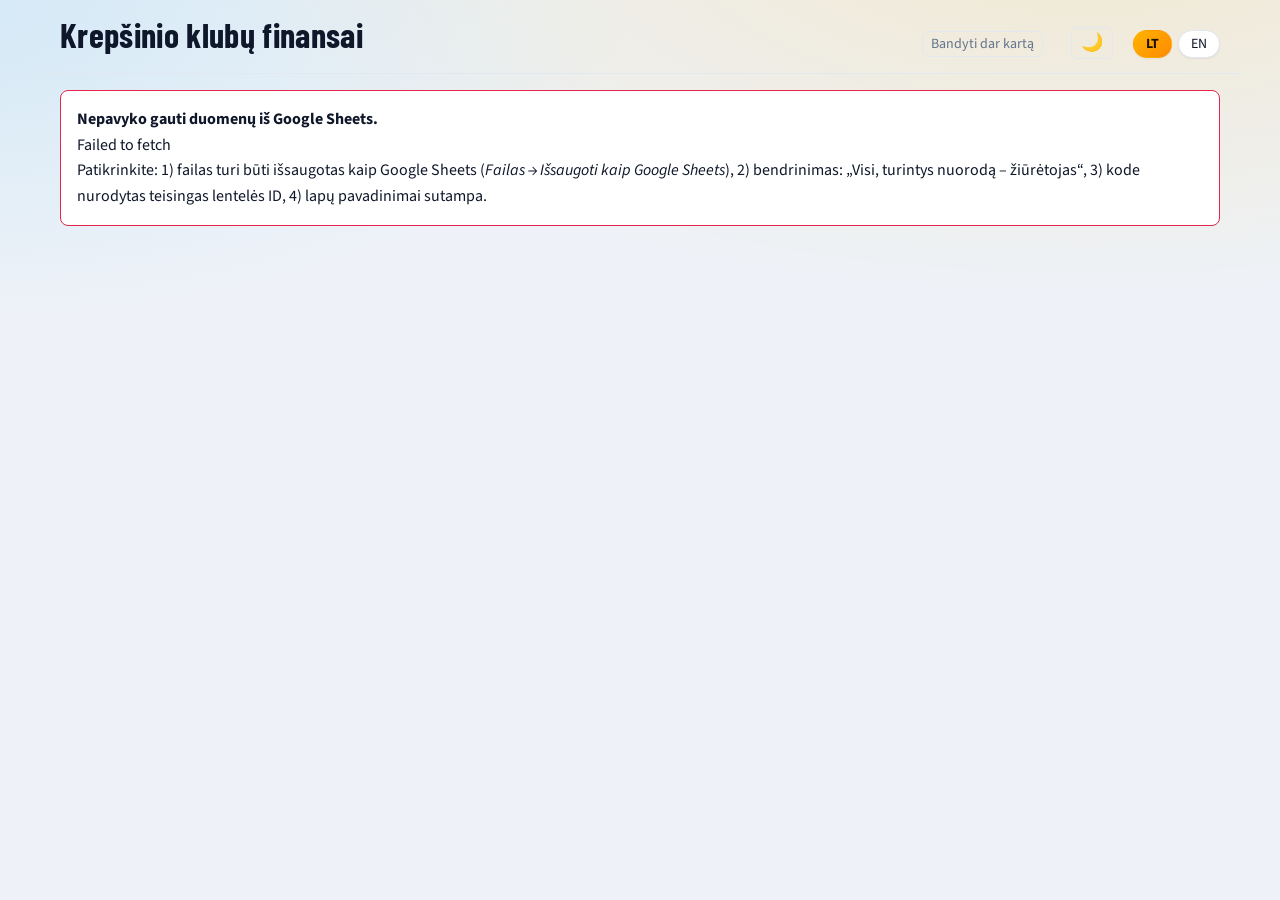
<file: index-39.html>
<!DOCTYPE html>
<html lang="lt">
<head>
<meta charset="utf-8">
<meta name="viewport" content="width=device-width, initial-scale=1">
<title>Krepšinio klubų finansai</title>
<link rel="manifest" href="manifest.webmanifest">
<meta name="theme-color" content="#0a1020">
<link rel="icon" type="image/png" href="icon-192.png">
<link rel="apple-touch-icon" href="apple-touch-icon.png">
<meta name="apple-mobile-web-app-title" content="Krepšinio finansai">
<link rel="preconnect" href="https://fonts.googleapis.com">
<link rel="stylesheet" href="https://fonts.googleapis.com/css2?family=Barlow+Condensed:wght@600;700&family=Source+Sans+3:wght@400;600&display=swap">
<style>
:root{--bg:#eef2f8;--card:#fff;--ink:#0f172a;--mute:#64748b;--line:#e2e8f0;--a:#ffb400;--b:#0ea5e9;--pos:#12a150;--neg:#e5254b;--sh:0 1px 2px rgba(15,23,42,.06),0 14px 34px -14px rgba(15,23,42,.25);--hd:'Barlow Condensed','Arial Narrow',sans-serif;--tx:'Source Sans 3',system-ui,sans-serif}
@media(prefers-color-scheme:dark){:root:not([data-t=light]){--bg:#0a1020;--card:#131c30;--ink:#f1f5f9;--mute:#9aa8bf;--line:#223052;--a:#ffc82e;--b:#38bdf8;--pos:#34e39a;--neg:#ff6b86;--sh:0 1px 2px #0008,0 16px 36px -14px #000c}}
:root[data-t=dark]{--bg:#0a1020;--card:#131c30;--ink:#f1f5f9;--mute:#9aa8bf;--line:#223052;--a:#ffc82e;--b:#38bdf8;--pos:#34e39a;--neg:#ff6b86;--sh:0 1px 2px #0008,0 16px 36px -14px #000c}
*{box-sizing:border-box}
body{margin:0;background:var(--bg);color:var(--ink);font:16px/1.45 var(--tx)}
header{display:flex;flex-wrap:wrap;gap:8px 20px;align-items:baseline;padding:18px 20px 0;max-width:1200px;margin:auto}
h1{font:700 34px/1 var(--hd);margin:0;letter-spacing:.01em}
#st{color:var(--mute);font-size:14px;margin-left:auto}
button{font:inherit;color:inherit;cursor:pointer}
button:focus-visible,input:focus-visible,a:focus-visible{outline:2px solid var(--b);outline-offset:2px}
.ic{background:none;border:1px solid var(--line);border-radius:6px;padding:2px 8px;margin-left:8px}
nav{display:flex;gap:4px;padding:14px 20px 0;max-width:1200px;margin:auto;overflow-x:auto;border-bottom:1px solid var(--line)}
nav button{background:none;border:0;border-bottom:3px solid transparent;font:700 20px var(--hd);padding:6px 12px;color:var(--mute);white-space:nowrap}
nav button[aria-selected=true]{color:var(--ink);border-color:var(--a)}
main{max-width:1200px;margin:auto;padding:16px 20px 60px}
.bar{display:flex;flex-wrap:wrap;gap:8px;align-items:center;margin-bottom:10px}
.chip{border:1px solid var(--line);background:var(--card);border-radius:99px;padding:3px 12px;font-size:14px}
.chip[aria-pressed=true]{background:var(--ink);color:var(--bg);border-color:var(--ink)}
input[type=search]{font:inherit;background:var(--card);color:var(--ink);border:1px solid var(--line);border-radius:8px;padding:6px 10px;min-width:200px;margin-left:auto}
.sum{color:var(--mute);font-size:14px;margin:0 0 10px}
.tw{overflow-x:auto;background:var(--card);border:1px solid var(--line);border-radius:8px}
table{border-collapse:collapse;width:100%;font-variant-numeric:tabular-nums}
th,td{padding:8px 12px;text-align:right;border-bottom:1px solid var(--line);white-space:nowrap}
th{font:700 16px var(--hd);color:var(--mute);cursor:pointer;user-select:none;position:sticky;top:0;background:var(--card)}
th.l,td.l{text-align:left}
th[aria-sort]{color:var(--ink)}
td.l{position:sticky;left:0;background:var(--card)}
td small{display:block;color:var(--mute);font-size:12px;line-height:1.1}
tr:last-child td{border-bottom:0}
.sh{display:inline-flex;align-items:center;gap:8px}
.sh i{display:inline-block;width:70px;height:8px;background:var(--b);border-radius:2px;overflow:hidden;opacity:.9}
.sh i b{display:block;height:100%;background:var(--a)}
.pos{color:var(--pos)}.neg{color:var(--neg)}.na{color:var(--mute)}
td a{margin-right:6px;color:var(--b)}
.cards{display:grid;grid-template-columns:repeat(auto-fill,minmax(300px,1fr));gap:12px}
.card{background:var(--card);border:1px solid var(--line);border-radius:8px;padding:14px 16px}
.card h3{font:700 22px var(--hd);margin:0 0 6px}.card h3 span{color:var(--mute);font-size:16px;margin-left:6px}
.card p{margin:0 0 8px;font-size:15px}
.msg{background:var(--card);border:1px solid var(--neg);border-radius:8px;padding:16px;line-height:1.6}
tr.c,tr.pc{cursor:pointer}tr.c:hover td,tr.pc:hover td{background:color-mix(in srgb,var(--a) 12%,var(--card))}
.cl{display:flex;align-items:center}.lw{display:inline-grid;margin-right:10px;flex:none}.lw>*{grid-area:1/1;margin:0}
.lg{width:30px;height:30px;border-radius:50%;object-fit:contain;background:#fff}.in{display:inline-flex;align-items:center;justify-content:center;color:#fff;font:700 12px var(--hd)}
#md{position:fixed;inset:0;background:#000a;display:none;align-items:flex-end;justify-content:center;z-index:9}#md.o{display:flex}
.sheet{background:var(--bg);width:min(900px,100%);max-height:92vh;overflow:auto;border-radius:14px 14px 0 0;padding:18px 20px 28px}
@media(min-width:800px){#md{align-items:center}.sheet{border-radius:14px}}
.kp{display:grid;grid-template-columns:repeat(auto-fit,minmax(140px,1fr));gap:10px;margin:12px 0}
.kp div{background:var(--card);border:1px solid var(--line);border-radius:8px;padding:8px 12px}.kp small{display:block;color:var(--mute);font-size:12px}.kp b{font:700 24px var(--hd)}
h2,h3{font-family:var(--hd);margin:8px 0 4px}h2{font-size:30px;margin:0}.top{display:flex;gap:8px;margin-bottom:10px}.top button{margin-left:auto}
.top button,.lk{border:1px solid var(--line);background:var(--card);border-radius:8px;padding:4px 12px;color:var(--ink);text-decoration:none;font-size:14px}
iframe{width:100%;height:calc(100vh - 150px);min-height:620px;border:1px solid var(--line);border-radius:8px;background:#fff}
#lang{display:flex;gap:6px}.pf{position:relative;cursor:help;border-bottom:1px dotted var(--mute)}.tip{display:none;position:absolute;left:0;top:140%;z-index:5;width:min(380px,80vw);background:var(--card);color:var(--ink);border:1px solid var(--line);border-radius:8px;padding:8px 10px;font-size:14px;line-height:1.4;box-shadow:0 6px 20px #0005}.pf:hover .tip,.pf:focus .tip{display:block}
body{background:radial-gradient(900px 380px at 85% -8%,color-mix(in srgb,var(--a) 16%,transparent),transparent),radial-gradient(700px 320px at -5% 0,color-mix(in srgb,var(--b) 12%,transparent),transparent),var(--bg);background-attachment:fixed}
.tw,.kp div,.card,.sheet,.chip{box-shadow:var(--sh)}.chip{border-radius:99px}.chip[aria-pressed=true]{background:linear-gradient(135deg,var(--a),#ff8a00);color:#1b1300;border-color:transparent;font-weight:700}
.pos,.neg{display:inline-block;padding:1px 10px;border-radius:99px;font-weight:700}.pos{color:var(--pos);background:color-mix(in srgb,var(--pos) 18%,transparent)}.neg{color:var(--neg);background:color-mix(in srgb,var(--neg) 18%,transparent)}
.sh i{background:color-mix(in srgb,var(--b) 28%,transparent);height:9px;border-radius:9px}.sh i b{background:linear-gradient(90deg,#ffd54a,#ff8a00);border-radius:9px}
.kp b{background:linear-gradient(135deg,var(--ink),color-mix(in srgb,var(--ink) 55%,var(--b)));-webkit-background-clip:text;background-clip:text;-webkit-text-fill-color:transparent}.kp b .pos,.kp b .neg{-webkit-text-fill-color:currentColor}
#th{font-size:18px;padding:2px 9px}.rl{height:44px;max-width:130px;object-fit:contain;background:#fff;border-radius:10px;padding:4px;box-shadow:var(--sh)}
.sx{position:relative;display:inline-block;margin-bottom:8px}.sx .opts{display:none;position:absolute;left:0;top:calc(100% - 2px);z-index:6;padding:10px;gap:6px;flex-wrap:wrap;width:min(430px,88vw);background:var(--card);border:1px solid var(--line);border-radius:14px;box-shadow:var(--sh)}.sx:hover .opts,.sx:focus-within .opts{display:flex}
.ms{display:none;font:inherit;background:var(--card);color:var(--ink);border:1px solid var(--line);border-radius:10px;padding:8px 10px;margin:0 0 10px;width:100%}
@media(max-width:720px){
 header{padding:14px 14px 0}h1{font-size:28px}#st{margin-left:0;width:100%}main{padding:12px 12px 60px}nav{padding:10px 12px 0}
 .bar{gap:6px}.bar.n{flex-wrap:nowrap;overflow-x:auto;padding-bottom:6px}.bar.n .chip{white-space:nowrap;flex:none}input[type=search]{width:100%;margin:0}
 .ms{display:block}.sum{font-size:13px}
 .tw{background:transparent;border:0;box-shadow:none;overflow:visible}
 .tw table,.tw tbody,.tw tr,.tw td{display:block}.tw thead{display:none}
 .tw tr{display:grid;grid-template-columns:1fr 1fr;gap:10px 14px;background:var(--card);border:1px solid var(--line);border-radius:16px;box-shadow:var(--sh);padding:14px;margin-bottom:12px}
 .tw td{border:0;padding:0;text-align:left;white-space:normal;position:static;background:transparent}
 .tw td.l{grid-column:1/-1;font-size:18px}.tw td.l small{display:block;margin-bottom:2px}
 .tw td[data-lb]:not(.l)::before{content:attr(data-lb);display:block;color:var(--mute);font-size:11px;font-weight:600;text-transform:uppercase;letter-spacing:.05em;margin-bottom:1px}
 .tw tr:hover td{background:transparent}.tw tr.c:active,.tw tr.pc:active{transform:scale(.99)}
 #md{align-items:flex-end}.sheet{max-height:94vh;max-height:94dvh;padding:14px 14px 30px;border-radius:20px 20px 0 0}h2{font-size:26px}
 .kp{grid-template-columns:1fr 1fr;gap:8px}.kp b{font-size:21px}.kp small{font-size:11px}
 .sx .opts{width:min(430px,calc(100vw - 24px))}
}
@media(max-width:720px){.tw.ch{background:var(--card);border:1px solid var(--line);box-shadow:var(--sh);border-radius:14px}.rl{height:38px;max-width:84px}.cl h2{overflow-wrap:anywhere}}
body.lk{position:fixed;left:0;right:0;width:100%;overflow:hidden}#md,.sheet{overscroll-behavior:contain}.sheet.sm{width:min(560px,100%)}.sheet{padding-top:0!important;max-height:92vh;max-height:92dvh}.top{position:sticky;top:0;z-index:3;background:var(--bg);padding:12px 0 8px;margin-bottom:6px}
.srcs{display:inline-flex;gap:6px;flex-wrap:wrap;vertical-align:middle}
.srcs a{display:inline-flex;align-items:center;justify-content:center;min-width:30px;height:30px;padding:0 6px;margin:0;border:1px solid var(--line);border-radius:8px;background:color-mix(in srgb,var(--b) 14%,var(--card));color:var(--b);font-weight:700;font-size:14px;text-decoration:none}
.srcs a:hover{background:color-mix(in srgb,var(--b) 28%,var(--card))}
.est{font-style:italic;text-decoration:underline dotted;text-decoration-color:var(--a);text-underline-offset:3px}
@media(max-width:720px),(pointer:coarse){.srcs{gap:10px}.srcs a{min-width:46px;height:46px;font-size:17px;border-radius:12px}.tw td.sc{grid-column:1/-1}}
.ctabs{display:flex;gap:4px;border-bottom:1px solid var(--line);margin:10px 0 12px}
.ctabs button{background:none;border:0;border-bottom:3px solid transparent;font:700 20px var(--hd);padding:6px 14px;color:var(--mute);margin:0}
.ctabs button[aria-selected=true]{color:var(--ink);border-color:var(--a)}
.cmpw{overflow-x:auto;background:var(--card);border:1px solid var(--line);border-radius:14px;box-shadow:var(--sh);margin-top:6px}
.cmpw table{border-collapse:collapse;width:100%}
.cmpw th,.cmpw td{padding:9px 12px;border-bottom:1px solid var(--line);text-align:right;white-space:nowrap;font-size:15px}
.cmpw th{position:static;cursor:default;white-space:normal;min-width:96px;vertical-align:bottom}
.cmpw th:first-child,.cmpw td:first-child{text-align:left;position:sticky;left:0;background:var(--card);color:var(--mute);font-size:13px;min-width:112px;white-space:normal;z-index:1}
.cmpw tr:last-child td{border-bottom:0}
.cmpw td.best{font-weight:700;color:var(--pos)}
</style>
</head>
<body>
<header><h1 id="h1">Krepšinio klubų finansai</h1><span id="st">Kraunama…</span><button class="ic" id="th" aria-label="Tema"></button><span id="lang"><button class="chip" data-l="lt">LT</button> <button class="chip" data-l="en">EN</button></span></header>
<nav role="tablist" id="tabs"></nav>
<main id="out"></main>
<div id="md" aria-modal="true" role="dialog"><div class="sheet" id="sh"></div></div>
<script>
// ---- Nustatymai: Google lentelės ID (turi būti tikra Google Sheets lentelė, ne .xlsx) ----
const SHEET_ID="1Qt4ijFGDmvoLLHb-gCbcAF9KGts6ZC-RHwWzQw68cZI";
// Kiekvienam lapui – galimi pavadinimai (su „/" ir be). Pirmas tinkamas naudojamas.
const SHEETS={b27:["Budgets 26/27","Budgets 2627"],b26:["Budgets 25/26","Budgets 2526"],w26:["World 25/26","World 2526"],att:["Attendance 25/26","Attendance 2526","Attendance"],sal:["Player Salaries"],hist:["Historical Budgets"],histatt:["Historical Attendance"]};
const C="Australia|Australija|AU;Austria|Austrija|AT;Belgium|Belgija|BE;Bosnia and Herzegovina|Bosnija ir Hercegovina|BA;Croatia|Kroatija|HR;Czech Republic|Čekija|CZ;Denmark|Danija|DK;Estonia|Estija|EE;Finland|Suomija|FI;France|Prancūzija|FR;Germany|Vokietija|DE;Greece|Graikija|GR;Hungary|Vengrija|HU;Israel|Izraelis|IL;Italy|Italija|IT;Japan|Japonija|JP;Latvia|Latvija|LV;Lithuania|Lietuva|LT;Montenegro|Juodkalnija|ME;North Macedonia|Šiaurės Makedonija|MK;Poland|Lenkija|PL;Portugal|Portugalija|PT;Romania|Rumunija|RO;Serbia|Serbija|RS;Slovakia|Slovakija|SK;Slovenia|Slovėnija|SI;Spain|Ispanija|ES;Turkey|Turkija|TR;United Arab Emirates|Jungtiniai Arabų Emyratai|AE;United Kingdom|Jungtinė Karalystė|GB;Ukraine|Ukraina|UA;Bulgaria|Bulgarija|BG;Georgia|Gruzija|GE;Cyprus|Kipras|CY;Netherlands|Nyderlandai|NL;Switzerland|Šveicarija|CH;Sweden|Švedija|SE;Norway|Norvegija|NO;Iceland|Islandija|IS;Kosovo|Kosovas|XK;Azerbaijan|Azerbaidžanas|AZ;Ireland|Airija|IE;Albania|Albanija|AL;Russia|Rusija|RU;South Korea|Pietų Korėja|KR;USA|JAV|US;China|Kinija|CN;Taiwan|Taivanas|TW;Venezuela|Venesuela|VE;Canada|Kanada|CA;Argentina|Argentina|AR;Brazil|Brazilija|BR;Mexico|Meksika|MX;New Zealand|Naujoji Zelandija|NZ;Philippines|Filipinai|PH;Egypt|Egiptas|EG;Dominican Republic|Dominikos Respublika|DO;Puerto Rico|Puerto Rikas|PR;Lebanon|Libanas|LB;Iran|Iranas|IR;Saudi Arabia|Saudo Arabija|SA;Kazakhstan|Kazachstanas|KZ;Luxembourg|Liuksemburgas|LU;Belarus|Baltarusija|BY;Moldova|Moldova|MD;Malta|Malta|MT;Andorra|Andora|AD;India|Indija|IN;Qatar|Kataras|QA;Uruguay|Urugvajus|UY;Chile|Čilė|CL;Senegal|Senegalas|SN;Nigeria|Nigerija|NG".split(";").map(s=>s.split("|"));
const NAT=Object.fromEntries(C.map(c=>[c[0],c[1]])),FL=Object.fromEntries(C.map(c=>[c[1],c[2]]));
const flag=n=>FL[n]?String.fromCodePoint(...[...FL[n]].map(c=>127397+c.charCodeAt(0)))+" ":"";
const LT2EN=Object.fromEntries(C.map(c=>[c[1],c[0]])),dn=n=>LANG==="en"?(LT2EN[n]||n):n;
let nf=new Intl.NumberFormat("lt-LT",{maximumFractionDigits:0});
const eur=n=>n==null?"–":nf.format(n)+" €";
const E=(t,e)=>e?`<span class="est">~${t}</span>`:t,eE=(n,e)=>E(eur(n),e&&n!=null);
const esc=s=>String(s??"").replace(/[&<>"]/g,c=>({"&":"&amp;","<":"&lt;",">":"&gt;",'"':"&quot;"}[c]));
const wd=s=>String(s??"").toLowerCase().replace(/ł/g,"l").replace(/đ/g,"d").replace(/ø/g,"o").replace(/ı/g,"i").replace(/ß/g,"ss").normalize("NFD").replace(/[\u0300-\u036f]/g,"").split(/[^a-z0-9]+/).filter(Boolean);
const mt=(t,q)=>{const qt=wd(q);if(!qt.length)return true;const W=wd(t);return qt.every(x=>W.some(w=>w.startsWith(x)))};
const norm=s=>String(s).toLowerCase().normalize("NFD").replace(/[^a-z0-9]/g,"");
const nat=n=>NAT[n]||n;
const num=v=>{if(v==null)return null;const s=String(v).replace(/[\s\u00a0€$%~≈*]/g,"").replace(/,/g,"");if(!/^-?\d/.test(s))return null;const n=parseFloat(s);return isNaN(n)?null:n};
const est=v=>num(v)!=null&&/[~≈*]/.test(String(v));
const txt=v=>{const s=String(v??"").trim();return(s===""||s==="-"||s[0]==="#")?"":s};
function csv(t){const R=[];let r=[],c="",q=0;for(let i=0;i<t.length;i++){const h=t[i];
 if(q){if(h=='"'){if(t[i+1]=='"'){c+='"';i++}else q=0}else c+=h}
 else if(h=='"')q=1;else if(h==","){r.push(c);c=""}else if(h=="\n"){r.push(c);R.push(r);r=[];c=""}else if(h!="\r")c+=h}
 if(c||r.length){r.push(c);R.push(r)}return R}
let DEF;
async function raw(n){
 const res=await fetch(`https://docs.google.com/spreadsheets/d/${SHEET_ID}/gviz/tq?tqx=out:csv&headers=0&sheet=${encodeURIComponent(n)}`);
 const t=await res.text();
 if(!res.ok||/^\s*</.test(t))throw new Error(`Lapas „${n}" neatsidaro (HTTP ${res.status})`);
 return t}
// Jei lapo pavadinimas neegzistuoja, Google tyliai grąžina pirmą lapą – tokį atsakymą atmetame
async function load(names,first){
 for(const n of names){const t=await raw(n);if(first||t!==DEF)return csv(t)}
 throw new Error(`Lapas „${names[0]}" nerastas – patikrinkite jo pavadinimą lentelėje`)}
// Suranda lenteles, kurių antraštės eilutė prasideda reikšme hdr antrame stulpelyje
function blocks(rows,hdr){const out=[];let title="";
 for(let i=0;i<rows.length;i++){const a=(rows[i][1]||"").trim();
  if(a===hdr){const h=rows[i].map(x=>x.trim()),d=[];let j=i+1;
   while(j<rows.length){const b=(rows[j][1]||"").trim();if(!b||b===hdr||/^Vidurkis/.test(b))break;d.push(rows[j]);j++}
   out.push({title,h,d});i=j-1}
  else if(a)title=a}
 return out}
const ix=(h,re)=>h.findIndex(x=>re.test(x));
function budgets(rows,season,world){const o=[];
 for(const b of blocks(rows,"Nation")){/* Google CSV „pameta" antraštes skaitinių stulpelių viršuje, todėl stulpeliai imami pagal vietą: B šalis, C klubas, D biudžetas, E algos, H vieta, I Europa, J+ šaltiniai */
  const sn=season==="H"?(b.title.match(/(\d\d)\s*\/\s*(\d\d)\s*$/)||[]).slice(1).join("/"):season;if(!sn)continue;
  const ci=b.h.indexOf("Club"),dv=ci>2?ci-2:0,q=season==="26/27"?1:0,c={n:1,club:2+dv,t:3+dv,s:4+dv,p:6+q+dv,e:7+q+dv};
  const src=[8,9,10,11].map(i=>i+q+dv);
  for(const r of b.d){if(!txt(r[c.club]))continue;
   o.push({season:sn,nation:nat(r[1].trim()),div:dv?num(r[2]):null,club:r[c.club].trim(),total:num(r[c.t]),sal:num(r[c.s]),place:num(r[c.p]),eu:txt(r[c.e]).replace(/^https?:.*/,""),est:{total:est(r[c.t]),sal:est(r[c.s])},src:src.map(i=>(r[i]||"").trim()).filter(u=>/^https?:/.test(u))})}}
 return o}
const AD={French:"France",German:"Germany",Spanish:"Spain",Italian:"Italy",Lithuanian:"Lithuania",Greek:"Greece",Turkish:"Turkey",Israeli:"Israel",Polish:"Poland",Serbian:"Serbia",Latvian:"Latvia",Estonian:"Estonia",Finnish:"Finland"};
const fr=v=>{const n=num(v);return n==null?null:/%/.test(String(v))||n>1.5?n/100:n};
let BNM=null,BND=null;
function nationOfClub(name){if(BND!==D.bud||!BNM){BNM=new Map();D.bud.forEach(r=>{if(FL[r.nation])BNM.set(norm(r.club),r.nation)});BND=D.bud}
 const k=norm(name);if(BNM.has(k))return BNM.get(k);for(const[c,n]of BNM)if(same(c,name))return n;return""}
function inferNation(rs){const cnt={};let tot=0;for(const x of rs){const n=nationOfClub(x.name);if(n){cnt[n]=(cnt[n]||0)+1;tot++}}
 const e=Object.entries(cnt).sort((a,b)=>b[1]-a[1]);return e.length?(e[0][1]/tot>=.75?e[0][0]:"ABA"):""}
// Google CSV kartais „pameta“ tekstą skaitiniame stulpelyje (lygų pavadinimai B stulpelyje), todėl blokai skiriami pagal antraštės eilutę „Club“,
// o lyga ir sezonas, jei pavadinimo nėra, nustatomi pagal klubus
function attendance(rows,def){const dv=rows.some(r=>(r[2]||"").trim()==="Club")?1:0,blks=[];let pend="",cur=null;
 const prev=t=>{const[a,b]=t.split("/").map(Number);return String(a-1).padStart(2,"0")+"/"+String(b-1).padStart(2,"0")};
 for(const r of rows){const first=(r[1]||"").trim(),a=(r[1+dv]||"").trim();
  if(dv&&!a&&first&&!/^\d+$/.test(first)&&first!=="Division"){pend=first;cur=null;continue}
  if(a==="Club"||a==="Klubas"){cur={title:pend,rows:[]};blks.push(cur);pend="";continue}
  if(!a)continue;
  if(num(r[5+dv])==null&&num(r[6+dv])==null){if(!dv){pend=a;cur=null}continue}
  if(!cur){cur={title:pend,rows:[]};blks.push(cur);pend=""}
  cur.rows.push(r)}
 const o=[];let season=def||"",seen=new Set();
 for(const b of blks){if(!b.rows.length)continue;let tS=null,nation;
  if(b.title){const mm=b.title.match(/(\d\d)\s*\/\s*(\d\d)\s*$/);if(mm)tS=mm[1]+"/"+mm[2];const t0=b.title.replace(/\s*\d\d\s*\/\s*\d\d\s*$/,""),m=t0.match(/^(\w+) league/i);nation=m&&AD[m[1]]?nat(AD[m[1]]):t0.replace(/\s*\(.*/,"").replace(/ league$/i,"")}
  else nation=inferNation(b.rows.map(r=>({name:(r[1+dv]||"").trim()})));
  if(tS){season=tS;seen=new Set([nation])}else{if(nation&&seen.has(nation)){season=prev(season);seen=new Set()}if(nation)seen.add(nation)}
  for(const r of b.rows){const a=(r[1+dv]||"").trim(),first=(r[1]||"").trim(),nums=String(r[6+dv]).split("/").map(num).filter(x=>x!=null),avg=num(r[5+dv]),cap=nums.length?nums[nums.length-1]:null;
   o.push({season,nation,div:dv?num(first):null,club:a,city:txt(r[2+dv]),avg,cap,est:{avg:est(r[5+dv]),cap:est(r[6+dv])},fill:fr(r[7+dv])??(avg!=null&&cap?avg/cap:null),expE:num(r[11+dv]),idxE:num(r[12+dv]),expL:num(r[13+dv]),idxL:num(r[14+dv]),profile:txt(r[15+dv]),place:num(r[16+dv])})}}
 return o}
// ---- Gyvi lankomumo duomenys (ACBattendance projektas: ACB, BBL, LKL) ----
const LIVE_BASE=["https://andriuspanama.github.io/ACBattendance/","https://raw.githubusercontent.com/andriuspanama/ACBattendance/main/"];
const LIVE=[["data/attendance_averages.json","Spain"],["data/bbl/attendance_averages.json","Germany"],["data/lkl/attendance_averages.json","Lithuania"]];
// Pavadinimai, kuriuos ACBattendance naudoja kitaip nei lentelė
const LAL={"Recoletas Salud San Pablo Burgos":"CB San Pablo Burgos","Kosner Baskonia":"Saski Baskonia","Casademont Zaragoza":"Basket Zaragoza","Leyma Coruna":"Basquet Coruna","Monbus Obradoiro":"Obradoiro CAB","Ilerna Lleida":"Forca Lleida CE","Rio Breogan":"Club Baloncesto Breogan","Asisa Joventut":"Club Joventut Badalona","Fiatc Girona":"Basquet Girona","Barca":"FC Barcelona Basquet","Kidsandus Manresa":"Basquet Manresa","La Laguna Tenerife":"CB Canarias Tenerife","Morabanc Andorra":"BC Andorra","Ulm":"Ratiopharm Ulm","Basketball Braunschweig":"Lowen Braunschweig"};
async function getJ(path){for(const b of LIVE_BASE){try{const r=await fetch(b+path+"?t="+Math.floor(Date.now()/60000));if(r.ok)return await r.json()}catch(e){}}return null}
async function addLive(){
 const res=await Promise.all(LIVE.map(([p])=>getJ(p)));
 res.forEach((j,i)=>{if(!j||!j.clubs)return;const cn=nat(LIVE[i][1]),se=String(j.season).replace(/^20(\d\d)-(\d\d)$/,"$1/$2");
  for(const c of j.clubs){const nm=LAL[c.club]||c.club,ba=D.att.find(r=>r.season==="25/26"&&r.country===cn&&same(r.club,nm)),bb=D.bud.find(r=>r.nation===cn&&same(r.club,nm)),bs=ba||bb,cap=ba?ba.cap:null;
   D.att.push({season:se,nation:cn,country:cn,div:bs&&bs.div!=null?bs.div:null,club:bs?bs.club:nm,avg:c.average,games:c.home_games_counted,min:c.min,max:c.max,total:c.total,cap,fill:cap?c.average/cap:null,est:{},live:true,upd:j.updated})}})}
function salaries(rows){const o=[];
 for(const b of blocks(rows,"Role")){const ti=b.h.indexOf("Team"),dv=ti>4?ti-4:0;
  for(const r of b.d){if(!txt(r[2]))continue;
   o.push({role:r[1].trim(),name:r[2].trim(),country:nat((r[3]||"").trim()),div:dv?num(r[4]):null,team:txt(r[4+dv]),season:txt(r[5+dv]),value:num(r[6+dv]),len:txt(r[7+dv]),month:num(r[8+dv]),est:{value:est(r[6+dv]),month:est(r[8+dv])},src:[9,10,11,12].map(i=>(r[i+dv]||"").trim()).filter(u=>/^https?:/.test(u))})}}
 return o}
function taxes(rows){return rows.filter(r=>txt(r[3])&&!/^https?:/.test(r[1])).map(r=>({country:r[1].trim(),season:txt(r[2]),text:r[3].trim(),src:(r[4]||"").trim()}))}

const EN={"Krepšinio klubų finansai":"Basketball Club Finances","Kraunama…":"Loading…","Atnaujinta":"Updated","Atnaujinti":"Refresh","Bandyti dar kartą":"Try again","Nepavyko gauti duomenų iš Google Sheets.":"Could not load data from Google Sheets.","Biudžetai":"Budgets","Biudžeto pokytis (€)":"Budget change (€)","Lankomumas":"Attendance","Žaidėjų algos":"Player salaries","Mokesčių skaičiuoklė":"Tax calculator","Klubas":"Club","Bendras biudžetas":"Total budget","Atlyginimų biudžetas":"Salary budget","Atlyginimų dalis":"Salary share","Biudžeto pokytis":"Budget change","Vieta lygoje":"League place","Europos turnyras":"European competition","Europa":"Europe","Šaltiniai":"Sources","Šaltinis":"Source","nuoroda":"link","Vid. lankomumas":"Avg. attendance","Užpildymas":"Filling rate","Profilis":"Profile","Žaidėjas / treneris":"Player / coach","Komanda":"Team","Šalis":"Country","Sezonas":"Season","sezonas":"season","Sutarties vertė":"Contract value","Trukmė":"Length","Mėnesio alga":"Monthly salary","Visos":"All","Ieškoti…":"Search…","Paieška":"Search","įrašų, iš jų pilnų duomenų:":"records, with complete data:","vidutinė atlyginimų dalis":"average salary share","(iš ":"(of ","Rodoma pirmos 300 eilučių – siaurinkite paieška ar filtru.":"Showing the first 300 rows – narrow down with search or filter.","Tušti langeliai rodomi „–“ ir į vidurkius neįtraukiami.":"Empty cells are shown as “–” and excluded from averages.","Nieko nerasta":"Nothing found","Uždaryti":"Close","← Atgal":"← Back","Lankomumas 2025/26":"Attendance 2025/26","Galima arenos talpa":"Available arena capacity","Tikėtinas lankomumas tokioje rinkoje (Europos kontekste)":"Expected attendance for such a market (European context)","Tikėtinas lankomumas savos lygos kontekste":"Expected attendance in own-league context","Lankomumo indeksas vs Europa":"Attendance index vs Europe","Lankomumo indeksas vs savo lyga":"Attendance index vs own league","Žaidėjai ir algos":"Players and salaries","Vardas":"Name","Rolė":"Role","Spauskite žaidėją, kad matytumėte visą algų istoriją.":"Click a player to see the full salary history.","Mėnesio algos pokytis (€)":"Monthly salary change (€)","Algų istorija":"Salary history","įrašų:":"records:","čempionai":"champions","Pareigos":"Role","Lyga":"Division","Palyginimas":"Compare","Klubai":"Clubs","Lygos":"Leagues","Klubo sezonai":"Club seasons","Rodiklis":"Metric","Pasirink, ką lyginti – paieška aukščiau.":"Pick what to compare using the search above.","Paskutinis sezonas":"Latest season","Didžiausia mėnesio alga":"Peak monthly salary","Sezonas (didžiausia alga)":"Season of peak salary","Įrašų skaičius":"Number of records","Sezonų skaičius":"Number of seasons","Klubų skaičius":"Number of clubs","Vid. biudžetas":"Avg. budget","Biudžetų mediana":"Median budget","Didžiausias biudžetas":"Highest budget","Vid. atlyginimų biudžetas":"Avg. salary budget","Vid. atlyginimų dalis":"Avg. salary share","Vid. klubų lankomumas":"Avg. club attendance","Lankomumo mediana":"Median attendance","Didžiausias klubo lankomumas":"Highest club attendance","Vid. užpildymas":"Avg. filling rate","Mediana":"Median","Mažiausias":"Lowest","Didžiausias":"Highest","Namų rungtynės":"Home games","Lankomumo istorija":"Attendance history","Realus lankomumas":"Actual attendance","Tikėtinas (Europos kontekste)":"Expected (European context)","Šio sezono duomenys dalinai – atnaujinami po kiekvieno turo; užpildymas skaičiuojamas pagal 25/26 arenos talpą.":"This season's data is partial – updated after every round; filling rate uses the 25/26 arena capacity.","apytikslė reikšmė":"estimated value"};
C.forEach(c=>EN[c[1]]=c[0]);
const PAIRS=Object.entries(EN).sort((x,y)=>y[0].length-x[0].length).map(([k,v])=>[new RegExp("(?<![\\p{L}])"+k.replace(/[.*+?^${}()|[\]\\]/g,"\\$&")+"(?![\\p{L}])","gu"),v]);
let LANG=(()=>{try{return localStorage.getItem("lang")||"lt"}catch(e){return"lt"}})(),stH="";
const tr=s=>LANG==="en"?PAIRS.reduce((a,[re,v])=>a.replace(re,v),s):s;
const setSt=s=>{stH=s;$("st").innerHTML=tr(s)};
function setLang(l){LANG=l;try{localStorage.setItem("lang",l)}catch(e){}
 nf=new Intl.NumberFormat(l==="en"?"en-GB":"lt-LT",{maximumFractionDigits:0});document.documentElement.lang=l;
 $("h1").textContent=tr("Krepšinio klubų finansai");document.title=$("h1").textContent;
 document.querySelectorAll("#lang button").forEach(b=>b.setAttribute("aria-pressed",b.dataset.l===l));
 setSt(stH);closeAll();if(D.bud)render()}
// ---- Būsena ir atvaizdavimas ----
const RL='<img class="rl" src="https://rytasvilnius.lt/en/wp-content/uploads/sites/3/2024/07/rytas.png" alt="Rytas" onerror="this.remove()">';
const cmp=v=>v>=1e6?(v/1e6).toFixed(1)+"M":Math.round(v/1000)+"k";
function chart(it,sel,aria){const n=it.length,st=Math.max(38,Math.min(84,Math.floor(300/n))),bw=Math.min(44,Math.max(24,st-24)),f=10,base=92,mb=56,mx=Math.max(...it.map(x=>x.v||0),1),W=Math.max(n*st+14,300),Hh=122;
 return`<div class="tw ch" style="padding:8px 10px"><svg viewBox="0 0 ${W} ${Hh}" style="display:block;width:100%;max-width:${Math.round(W*1.5)}px;margin:0 auto;height:auto" role="img" aria-label="${aria}"><defs><linearGradient id="gy" x1="0" y1="0" x2="0" y2="1"><stop offset="0" stop-color="#ffd84d"/><stop offset="1" stop-color="#ff8a00"/></linearGradient></defs>${it.map((p,i)=>{const x=i*st+(W-n*st)/2+(st-bw)/2,c=x+bw/2,bh=p.v?p.v/mx*mb:0,s=p.l===sel,val=p.v?cmp(p.v):"–",fw=s?800:500;
  return`<g ${p.a||""} ${p.a?'style="cursor:pointer"':""}><title>${esc(p.t)}</title>${p.a?`<rect x="${x-5}" y="0" width="${bw+10}" height="${Hh}" fill="transparent"/>`:""}<rect x="${x}" y="${base-bh}" width="${bw}" height="${Math.max(bh,2)}" rx="4" fill="url(#gy)" ${s?'stroke="var(--ink)" stroke-width="2"':'opacity=".92"'}/>${s?`<text x="${c}" y="${base-bh-19}" text-anchor="middle" font-size="9" fill="var(--ink)">▼</text>`:""}<text x="${c}" y="${base-bh-5}" text-anchor="middle" font-size="${f}" font-weight="${fw}" fill="var(--ink)">${val}</text><text x="${c}" y="${base+15}" text-anchor="middle" font-size="${f}" font-weight="${s?800:400}" fill="${s?"var(--ink)":"var(--mute)"}">${esc(p.l)}</text>${p.s?`<text x="${c}" y="${base+28}" text-anchor="middle" font-size="8" fill="var(--mute)">${esc(p.s)}</text>`:""}</g>`}).join("")}</svg></div>`}
const sx=(cur,list,mk)=>list.length>1?`<div class="sx"><button class="chip cur" aria-pressed="true">${cur} ▾</button><div class="opts">${list.map(mk).join("")}</div></div>`:`<button class="chip" aria-pressed="true">${cur}</button>`;
let TH=(()=>{try{return localStorage.getItem("theme")||""}catch(e){return""}})();
const isDark=()=>TH?TH==="dark":matchMedia("(prefers-color-scheme:dark)").matches;
function syncTheme(){const f=document.querySelector("iframe");try{f.contentDocument.documentElement.setAttribute("data-t",isDark()?"dark":"light")}catch(e){}}
function setTheme(t){TH=t;document.documentElement.setAttribute("data-t",t);try{localStorage.setItem("theme",t)}catch(e){}$("th").textContent=isDark()?"☀️":"🌙";syncTheme()}
let LOGOS={},V=[],H=[];
const tk=s=>String(s||"").toLowerCase().normalize("NFD").replace(/[\u0300-\u036f]/g,"").split(/[^a-z0-9]+/).filter(Boolean);
const same=(a,b)=>{const x=tk(a),y=tk(b);if(!x.length||!y.length)return false;if(x.join("")===y.join(""))return true;const[s,l]=x.length<=y.length?[x,y]:[y,x];return s.join("").length>3&&s.every(w=>l.includes(w))};
const logo=n=>{const u=LOGOS[norm(n)],i=n.split(/\s+/).slice(0,2).map(w=>w[0]).join("").toUpperCase();
 return`<span class="lw"><span class="lg in" style="background:hsl(${[...n].reduce((a,c)=>(a*31+c.charCodeAt(0))%360,7)} 40% 38%)">${esc(i)}</span>${u?`<img class="lg" src="${esc(u)}" alt="" loading="lazy" onerror="this.remove()">`:""}</span>`};
const n0=n=>n==null?"–":nf.format(n),f2=n=>n==null?"–":n.toFixed(2).replace(".",LANG==="en"?".":",");
const PROF=[
[/strong in europe and own/i,"Stipri Europoje ir savo lygoje","Pritraukia aiškiai daugiau žiūrovų nei tikėtasi – ir savo lygoje, ir palyginus su Europos klubais. Pagal bet kokį matą – vienas geriausiai žiūrovus pritraukiančių klubų.","Draws clearly more fans than expected, both in its own league and compared with clubs across Europe. A top fan-attraction club by any measure."],
[/strong in own league.*line with europe/i,"Stipri savo lygoje, atitinka Europos lygį","Lenkia panašaus dydžio rinkos šalies varžovus ir pritraukia maždaug tiek žiūrovų, kiek tipiškas tokio dydžio Europos klubas.","Outperforms its domestic rivals of similar market size and draws about as many fans as a typical European club of its size."],
[/strong (for its|in own) league.*below|strong for its league/i,"Stipri savo lygoje (žemiau Europos)","Išsiskiria savo lygoje, bet visa lyga pritraukia mažiau žiūrovų nei kitos, todėl klubas vis tiek atsilieka nuo panašių Europos klubų.","A standout in its own league, but the league as a whole draws fewer fans than others, so the club still trails comparable European clubs."],
[/in line with own league.*above/i,"Atitinka savo lygą, aukščiau Europos","Pritraukia maždaug tiek, kiek tikimasi savo lygoje. Kadangi lyga populiari, klubas vis tiek viršija Europos vidurkį.","Draws about what's expected in its own league. Because that league is popular, this still puts the club above the European average."],
[/in line with expectations/i,"Atitinka lūkesčius (lyga ir Europa)","Pritraukia maždaug tiek žiūrovų, kiek tikėtasi – ir savo lygoje, ir Europoje. Nei išsiskiria, nei atsilieka.","Draws about as many fans as expected, both in its own league and across Europe. Neither a standout nor a laggard."],
[/in line with own league.*below/i,"Atitinka savo lygą, žemiau Europos","Rodo tikėtą rezultatą tarp šalies varžovų, bet jo lyga pritraukia mažiau žiūrovų nei kitos, todėl atsilieka nuo panašių Europos klubų.","Performs as expected among domestic rivals, but its league draws fewer fans than others, so it falls short of comparable European clubs."],
[/capacity/i,"Apribota talpos (arena pilna)","Lankomumas mažesnis nei tikėtasi, bet arena beveik pilna per kiekvienas rungtynes. Skaičius riboja pastatas, o ne susidomėjimo trūkumas; tikroji paklausa tikriausiai didesnė.","Attendance is below expected, but the arena is nearly full every game. The building, not a lack of interest, holds the numbers back; real demand is likely higher."],
[/helped by/i,"Padeda stipri lyga (yra tuščių vietų)","Pritraukia mažiau žiūrovų nei tikėtasi savo lygoje, arenoje yra tuščių vietų, bet bendras lygos populiarumas išlaiko klubą Europos vidurkio lygyje ar aukščiau.","Draws fewer fans than expected for its league, with empty seats in the arena, but the league's overall popularity keeps it at or above the European average."],
[/low interest/i,"Mažas susidomėjimas (yra tuščių vietų)","Pritraukia mažiau žiūrovų nei tikėtasi ir savo lygoje, ir Europoje, arenoje yra tuščių vietų. Silpniausias žiūrovų pritraukimas šiame palyginime.","Draws fewer fans than expected in its own league and across Europe, and its arena has empty seats. Weakest fan attraction in the comparison."]];
const pf=p=>PROF.find(x=>x[0].test(p||"")),pl=p=>{const x=pf(p);return LANG==="lt"&&x?x[1]:p},pd=p=>{const x=pf(p);return x?(LANG==="lt"?x[2]:x[3]):""};
function linech(pts){const W=340,H=180,L=40,R=16,T=18,B=30,n=pts.length,vs=pts.flatMap(p=>[p.real,p.exp]).filter(v=>v!=null),mx=Math.max(...vs,1)*1.12,
 X=i=>L+(n<2?(W-L-R)/2:i*(W-L-R)/(n-1)),Y=v=>T+(1-v/mx)*(H-T-B),
 d=k=>{let t="",pen=0;pts.forEach((p,i)=>{if(p[k]==null){pen=0;return}t+=(pen?"L":"M")+X(i).toFixed(1)+" "+Y(p[k]).toFixed(1);pen=1});return t},
 ax=v=>v>=1000?(v/1000).toFixed(1).replace(/\.0$/,"")+"k":String(Math.round(v)),
 raw=mx/3,p10=Math.pow(10,Math.floor(Math.log10(raw))),step=[1,2,5,10].map(m=>m*p10).find(x=>x>=raw),tk=[];for(let v=0;v<=mx;v+=step)tk.push(v);
 return`<div class="tw ch" style="padding:8px 10px"><svg viewBox="0 0 ${W} ${H}" style="display:block;width:100%;height:auto" role="img" aria-label="Lankomumo istorija">${tk.map(v=>`<line x1="${L}" x2="${W-R}" y1="${Y(v).toFixed(1)}" y2="${Y(v).toFixed(1)}" stroke="var(--line)"/><text x="${L-6}" y="${(Y(v)+3).toFixed(1)}" text-anchor="end" font-size="9" fill="var(--mute)">${ax(v)}</text>`).join("")}<path d="${d("exp")}" fill="none" stroke="var(--b)" stroke-width="2.5" stroke-dasharray="6 4" stroke-linecap="round"/><path d="${d("real")}" fill="none" stroke="var(--a)" stroke-width="3" stroke-linecap="round" stroke-linejoin="round"/>${pts.map((p,i)=>`<text x="${X(i).toFixed(1)}" y="${H-10}" text-anchor="middle" font-size="10" fill="var(--mute)">${p.s}</text>`).join("")}${pts.map((p,i)=>{const up=p.real==null||p.exp==null||p.real>=p.exp,x=X(i).toFixed(1);
  return(p.exp!=null?`<circle cx="${x}" cy="${Y(p.exp).toFixed(1)}" r="4" fill="var(--card)" stroke="var(--b)" stroke-width="2"><title>${p.s}: ${ax(p.exp)}</title></circle><text x="${x}" y="${(Y(p.exp)+(up?15:-8)).toFixed(1)}" text-anchor="middle" font-size="10" fill="var(--b)">${ax(p.exp)}</text>`:"")+(p.real!=null?`<circle cx="${x}" cy="${Y(p.real).toFixed(1)}" r="4.5" fill="${p.part?"var(--card)":"var(--a)"}" stroke="var(--a)" stroke-width="2"><title>${p.s}: ${nf.format(p.real)}${p.part?" ("+p.n+")":""}</title></circle><text x="${x}" y="${(Y(p.real)+(up?-9:16)).toFixed(1)}" text-anchor="middle" font-size="10" font-weight="700" fill="var(--ink)">${ax(p.real)}</text>`:"")}).join("")}</svg></div><div class="bar" style="font-size:13px;gap:16px;margin-top:6px"><span><b style="color:var(--a)">●━</b> Realus lankomumas</span><span><b style="color:var(--b)">○╍</b> Tikėtinas (Europos kontekste)</span></div>`}
const attBlock=(a,AR)=>{const k=[["Vid. lankomumas",E(n0(a.avg),a.avg!=null&&a.est&&a.est.avg)]],add=(l,v,ok)=>{if(ok)k.push([l,v])};
 add("Galima arenos talpa",E(n0(a.cap),a.est&&a.est.cap),a.cap!=null);add("Užpildymas",pct(a.fill),a.fill!=null);add("Lyga",dvf(a.div),a.div!=null);
 add("Namų rungtynės",n0(a.games),a.games!=null);add("Mažiausias",n0(a.min),a.min!=null);add("Didžiausias",n0(a.max),a.max!=null);
 add("Tikėtinas lankomumas tokioje rinkoje (Europos kontekste)",n0(a.expE),a.expE!=null);add("Lankomumo indeksas vs Europa",f2(a.idxE),a.idxE!=null);
 add("Tikėtinas lankomumas savos lygos kontekste",n0(a.expL),a.expL!=null);add("Lankomumo indeksas vs savo lyga",f2(a.idxL),a.idxL!=null);
 const hs=[...AR].sort((x,y)=>x.season.localeCompare(y.season)).filter(r=>r.avg!=null||r.expE!=null).map(r=>({s:r.season,real:r.avg,exp:r.expE,part:!!r.live,n:r.games}));
 return`<h3>Lankomumas 20${a.season.slice(0,2)}/${a.season.slice(3)}</h3><div class="kp">${k.map(([l,v])=>kp(l,v)).join("")}</div>${a.live?`<p class="sum">Šio sezono duomenys dalinai – atnaujinami po kiekvieno turo; užpildymas skaičiuojamas pagal 25/26 arenos talpą.</p>`:""}${a.profile?`<p class="sum"><b>Profilis:</b> <span class="pf" tabindex="0">${esc(pl(a.profile))}${pd(a.profile)?` ⓘ<span class="tip">${esc(pd(a.profile))}</span>`:""}</span></p>`:""}${hs.length>1?"<h3>Lankomumo istorija</h3>"+linech(hs):""}`};
const kp=(l,v)=>`<div><small>${l}</small><b>${v}</b></div>`;
const RN=["","I","II","III","IV","V"],dvf=v=>v==null?'<span class="na">–</span>':(RN[v]||v);
const pct=n=>n==null?"–":Math.round(n*100)+"%";
const cell=r=>`<span title="${esc(r.nation)}">${flag(r.country||r.nation)}</span><b>${esc(r.club)}</b>`;
let HP=0,LY=0,RP=false;
function show(html){H.push(html);if(RP)RP=false;else{history.pushState({m:1},"");HP++}draw()}
function closeAll(){const n=HP;H=[];HP=0;draw();if(n)history.go(-n)}
addEventListener("popstate",()=>{if(HP>0){HP--;H.pop();draw()}});
function draw(){const m=$("md"),b=document.body;
 if(!H.length){m.classList.remove("o");if(b.classList.contains("lk")){b.classList.remove("lk");b.style.top="";scrollTo(0,LY)}return}
 if(!b.classList.contains("lk")){LY=scrollY;b.style.top=-LY+"px";b.classList.add("lk")}
 const cur=H[H.length-1];$("sh").className="sheet"+(cur.startsWith("<!--sm-->")?" sm":"");
 $("sh").innerHTML=tr(`<div class="top"><button id="bk" style="margin:0">← Atgal</button><button id="cl">Uždaryti ✕</button></div>`+cur);m.classList.add("o");$("sh").scrollTop=0;requestAnimationFrame(()=>{$("sh").scrollTop=0})}
function club(name,nation,season,rep,mode,as){
 if(rep){H.pop();RP=true}
 const m=r=>(!nation||r.nation===nation||r.country===nation)&&same(r.club,name),AR=D.att.filter(m).sort((x,y)=>y.season.localeCompare(x.season)),ases=AR.map(r=>r.season),aS=ases.includes(as)?as:ases[0],A=AR.find(r=>r.season===aS),
  ss=[...new Set([...D.bud.filter(r=>m(r)&&(r.total!=null||r.sal!=null)).map(r=>r.season),...D.sal.filter(p=>same(p.team,name)).map(p=>p.season)])].filter(Boolean).sort().reverse(),
  at=!!A&&(mode==="att"||!ss.length);
 if(!at&&ss.length&&!ss.includes(season))season=ss[0];
 const b=budgetRows(season).find(m),a=A,
  ps=at?[]:D.sal.filter(p=>p.season===season&&same(p.team,name)).sort((x,y)=>(y.month||0)-(x.month||0)),nm=b?b.club:a?a.club:name,nt=b?b.nation:a?(a.country||a.nation):nation,
  tabs=A&&ss.length?`<div class="ctabs" role="tablist">${[["bud","Biudžetai"],["att","Lankomumas"]].map(([k,l])=>`<button role="tab" data-ct="${k}" data-n="${esc(name)}" data-nat="${esc(nation)}" data-ss="${season}" aria-selected="${(k==="att")===at}">${l}</button>`).join("")}</div>`:"";
 const bh=[...new Map(D.bud.filter(m).filter(r=>r.total!=null).sort((x,y)=>x.season.localeCompare(y.season)).map(r=>[r.season,r])).values()];
 const w7=(()=>{const i=bh.findIndex(r=>r.season===season),s=Math.max(0,Math.min(bh.length-7,i<0?bh.length-7:i-3));return bh.slice(s,s+7)})();
 show(`<div class="cl" style="gap:12px;flex-wrap:nowrap">${/rytas/i.test(nm)?RL:""}<h2 style="min-width:0">${esc(nm)}</h2></div><p class="sum">${flag(nt)}${esc(nt)}${at?"":" · sezonas "+season}</p>`+tabs
 +(at&&ases.length>1?sx(aS,ases,s=>`<button class="chip" data-ca="${s}" data-n="${esc(name)}" data-nat="${esc(nation)}" data-ss="${season}" aria-pressed="${s===aS}">${s}</button>`):"")
 +(!at&&ss.length>1?sx(season,ss,s=>`<button class="chip" data-cs="${s}" data-n="${esc(name)}" data-nat="${esc(nation)}" aria-pressed="${s===season}">${s}</button>`):"")
 +(/rytas/i.test(nm)?`<div class="bar">${["BCL čempionai 2026","Eurocup čempionai 2x","LKL čempionai 7x"].map(t=>`<span class="chip">🏆 ${t}</span>`).join("")}</div><div class="cl" style="gap:14px;margin:4px 0 8px">${[["rytas-1.jpg","Darius Gudelis","CEO"],["rytas-2.jpg","Mindaugas Brazys","President"]].map(([f,n,t])=>`<figure style="margin:0;text-align:center"><img src="${f}" alt="${n}" onerror="this.parentNode.remove()" style="width:64px;height:64px;border-radius:50%;object-fit:cover;object-position:50% 20%"><figcaption class="sum" style="margin:2px 0 0">${n}<br>${t}</figcaption></figure>`).join("")}</div>`:"")
 +(b&&!at?`<div class="kp">${kp("Bendras biudžetas",eE(b.total,b.est&&b.est.total))}${kp("Atlyginimų biudžetas",eE(b.sal,b.est&&b.est.sal))}${kp("Atlyginimų dalis",pct(b.share))}${b.chg==null?"":kp("Biudžeto pokytis",`<span class="${b.chg>=0?"pos":"neg"}">${b.chg>=0?"+":""}${pct(b.chg)}</span>`)}${b.div!=null?kp("Lyga",dvf(b.div)):""}${b.place?kp("Vieta lygoje",b.place):""}${b.eu?kp("Europa",esc(b.eu)):""}</div><p class="sum">Šaltiniai: ${links(b)}</p>`:"")
 +(!at&&bh.length>1?"<h3>Biudžeto pokytis (€)</h3>"+chart(w7.map(r=>({l:r.season,v:r.total,s:"",t:r.season+": "+eur(r.total),a:`data-cs="${r.season}" data-n="${esc(name)}" data-nat="${esc(nation)}"`})),season,"Biudžeto pokytis"):"")
 +(at&&a?attBlock(a,AR):"")
 +(ps.length?`<h3>Žaidėjai ir algos (${season})</h3><div class="tw"><table><thead><tr><th class="l">Vardas</th><th>Pareigos</th><th>Mėnesio alga</th><th>Sutarties vertė</th></tr></thead><tbody>${ps.map(p=>`<tr class="pc" data-p="${esc(p.name)}"><td class="l"><b>${esc(p.name)}</b></td><td data-lb="Pareigos">${esc(p.role)||"–"}</td><td data-lb="Mėnesio alga">${eE(p.month,p.est&&p.est.month)}</td><td data-lb="Sutarties vertė">${eE(p.value,p.est&&p.est.value)}</td></tr>`).join("")}</tbody></table></div><p class="sum">Spauskite žaidėją, kad matytumėte visą algų istoriją.</p>`:""))}
function player(name){
 const h=D.sal.filter(p=>norm(p.name)===norm(name)).sort((x,y)=>(x.season||"").localeCompare(y.season||"")),mx=Math.max(...h.map(p=>p.month||0),1),w=Math.max(320,h.length*64),hd=h.some(p=>p.div!=null);
 const svg=chart(h.slice(-7).map(p=>({l:p.season,v:p.month,s:(p.team||"").slice(0,9),t:(p.role?p.role+" · ":"")+(p.team||"")+" "+(p.season||""),a:`data-club="${esc(p.team)}" data-season="${esc(p.season)}"`})),null,"Mėnesio algos pokytis");
 const last=h[h.length-1]||{},pk=h.filter(p=>p.month!=null).sort((x,y)=>y.month-x.month)[0],
  kpi=h.length?`<div class="kp">${kp("Komanda · "+esc(last.season||""),esc(last.team)||"–")}${kp("Pareigos",esc(last.role)||"–")}${kp("Mėnesio alga",eE(last.month,last.est&&last.est.month))}${pk?kp("Didžiausia mėnesio alga",eE(pk.month,pk.est&&pk.est.month)):""}${kp("Sezonų skaičius",n0(new Set(h.map(p=>p.season)).size))}</div>`:"";
 show(`<h2>${esc(h[0]?h[0].name:name)}</h2>${kpi}${h.length>1?`<h3>Mėnesio algos pokytis (€)</h3>${svg}`:""}<h3>Algų istorija</h3><div class="tw"><table><thead><tr><th class="l">Sezonas</th><th>Pareigos</th><th>Komanda</th>${hd?"<th>Lyga</th>":""}<th>Sutarties vertė</th><th>Trukmė</th><th>Mėnesio alga</th><th>Šaltiniai</th></tr></thead><tbody>${h.map(p=>`<tr class="pc" data-club="${esc(p.team)}" data-season="${esc(p.season)}"><td class="l">${esc(p.season)||"–"}</td><td data-lb="Pareigos">${esc(p.role)||"–"}</td><td data-lb="Komanda">${esc(p.team)||"–"}</td>${hd?`<td data-lb="Lyga">${dvf(p.div)}</td>`:""}<td data-lb="Sutarties vertė">${eE(p.value,p.est&&p.est.value)}</td><td data-lb="Trukmė">${esc(p.len)||"–"}</td><td data-lb="Mėnesio alga">${eE(p.month,p.est&&p.est.month)}</td><td class="sc" data-lb="Šaltiniai">${links(p)}</td></tr>`).join("")}</tbody></table></div>`)}
const D={};const S={tab:"bud",season:"26/27",aseason:"26/27",cmp:{mode:"club",season:"26/27",items:[],q:""},nation:"",q:"",sort:{bud:["total",-1],att:["avg",-1],sal:["month",-1]}};
const TABS=[["bud","Biudžetai"],["att","Lankomumas"],["sal","Žaidėjų algos"],["cmp","Palyginimas"],["tax","Mokesčių skaičiuoklė"]];
const money=k=>({k,v:r=>r[k],f:r=>r[k]==null?'<span class="na">–</span>':E(eur(r[k]),r.est&&r.est[k])});
const host=u=>{try{return new URL(u).hostname.replace(/^www\./,"")}catch(e){return u}};
const links=r=>{const a=(r.src||[]).slice(0,4);return a.length?`<span class="srcs">${a.map((u,i)=>`<a href="${esc(u)}" target="_blank" rel="noopener" title="${esc(host(u))}" aria-label="Šaltinis ${i+1}: ${esc(host(u))}">${i+1}</a>`).join("")}</span>`:'<span class="na">–</span>'};
function dedupe(a){const o=[];for(const x of a){
 const m=o.find(y=>y.season===x.season&&(norm(y.club)===norm(x.club)||(y.nation===x.nation&&same(y.club,x.club))));
 if(!m)o.push({...x});else{for(const k in x)if(k!=="src"&&k!=="est"&&(m[k]==null||m[k]==="")){m[k]=x[k];if(x.est&&x.est[k])(m.est=m.est||{})[k]=true};if(x.src)m.src=[...new Set([...(m.src||[]),...x.src])]}}return o}
function budgetRows(se=S.season){
 const key=(s,r)=>s+"|"+r.nation+"|"+norm(r.club),M=new Map(D.bud.map(r=>[key(r.season,r),r])),pv=String(+se.slice(0,2)-1).padStart(2,"0")+"/"+String(+se.slice(3)-1).padStart(2,"0");
 return D.bud.filter(r=>r.season===se).map(r=>{const p=M.get(key(pv,r));
  return{...r,share:r.total&&r.sal!=null?r.sal/r.total:null,chg:r.total&&p&&p.total?r.total/p.total-1:null}})}
const COLS={
 bud:[{k:"club",l:1,label:"Klubas",v:r=>r.club,f:cell},{k:"div",label:"Lyga",v:r=>r.div,f:r=>dvf(r.div)},
  {...money("total"),label:"Bendras biudžetas"},{...money("sal"),label:"Atlyginimų biudžetas"},
  {k:"share",label:"Atlyginimų dalis",v:r=>r.share,f:r=>r.share==null?'<span class="na">–</span>':`<span class="sh">${Math.round(r.share*100)}%<i><b style="width:${Math.min(100,r.share*100)}%"></b></i></span>`},
  {k:"chg",label:"Biudžeto pokytis",v:r=>r.chg,f:r=>r.chg==null?'<span class="na">–</span>':`<span class="${r.chg>=0?"pos":"neg"}">${r.chg>=0?"+":""}${Math.round(r.chg*100)}%</span>`},
  {k:"place",label:"Vieta lygoje",v:r=>r.place,f:r=>r.place??"–"},
  {k:"src",cls:"sc",label:"Šaltiniai",nosort:1,v:r=>r.src.length||"",f:links}],
 att:[{k:"club",l:1,label:"Klubas",v:r=>r.club,f:cell},{k:"div",label:"Lyga",v:r=>r.div,f:r=>dvf(r.div)},
  {k:"avg",label:"Vid. lankomumas",v:r=>r.avg,f:r=>r.avg==null?"–":E(nf.format(r.avg),r.est&&r.est.avg)},
  {k:"fill",label:"Užpildymas",v:r=>r.fill,f:r=>r.fill==null?'<span class="na">–</span>':`<span class="sh">${Math.round(r.fill*100)}%<i><b style="width:${Math.min(100,r.fill*100)}%"></b></i></span>`},
  {k:"games",label:"Namų rungtynės",v:r=>r.games,f:r=>r.games==null?"–":r.games},{k:"min",label:"Mažiausias",v:r=>r.min,f:r=>n0(r.min)},{k:"max",label:"Didžiausias",v:r=>r.max,f:r=>n0(r.max)},
  {k:"profile",l:1,label:"Profilis",v:r=>r.profile,f:r=>r.profile?`<span style="display:inline-block;max-width:300px;overflow:hidden;text-overflow:ellipsis;vertical-align:bottom" title="${esc(pl(r.profile))}">${esc(pl(r.profile))}</span>`:"–"}],
 sal:[{k:"name",l:1,label:"Žaidėjas / treneris",v:r=>r.name,f:r=>`<small>${esc(r.role)}</small><b>${esc(r.name)}</b>`},
  {k:"team",label:"Komanda",v:r=>r.team,f:r=>esc(r.team)||"–"},{k:"div",label:"Lyga",v:r=>r.div,f:r=>dvf(r.div)},{k:"country",label:"Šalis",v:r=>r.country,f:r=>flag(r.country)+esc(r.country)},
  {k:"season",label:"Sezonas",v:r=>r.season,f:r=>esc(r.season)||"–"},
  {k:"value",label:"Sutarties vertė",v:r=>r.value,f:r=>eE(r.value,r.est&&r.est.value)},{k:"len",label:"Trukmė",v:r=>r.len,f:r=>esc(r.len)||"–"},
  {k:"month",label:"Mėnesio alga",v:r=>r.month,f:r=>eE(r.month,r.est&&r.est.month)},
  {k:"src",cls:"sc",label:"Šaltiniai",nosort:1,v:r=>r.src.length||"",f:links}]};
function sorted(rows,key,cols){const[k,d]=S.sort[key],c=cols.find(x=>x.k===k)||cols[0];
 return[...rows].sort((a,b)=>{const x=c.v(a),y=c.v(b),nx=x==null||x==="",ny=y==null||y==="";if(nx||ny)return nx-ny;
  return(typeof x==="string"?x.localeCompare(y,"lt"):x-y)*d})}
function table0(key,all){
 const SEAS=[...new Set(D.bud.filter(r=>r.total!=null||r.sal!=null).map(r=>r.season))].sort().reverse(),ASEAS=[...new Set(D.att.map(r=>r.season))].sort().reverse();
 const qt=wd(S.q),q=qt.length,nations=[...new Set(all.map(r=>r.nation||r.country))].filter(Boolean).sort((x,y)=>dn(x).localeCompare(dn(y),LANG==="en"?"en":"lt"));
 const hit=W=>qt.every(x=>W.some(w=>w.startsWith(x))),inN=r=>!S.nation||(r.nation||r.country)===S.nation;
 let rows=all.filter(inN);
 if(q){const P=rows.filter(r=>hit(r._p||(r._p=wd(key==="sal"?r.name:r.club))));rows=P.length?P:rows.filter(r=>hit(r._w||(r._w=wd([r.club,r.name,r.team,r.nation,r.country,LT2EN[r.nation],LT2EN[r.country]].join(" ")))))}
 const cols=COLS[key].filter(c=>rows.some(r=>{const v=c.v(r);return v!=null&&v!==""})||c.k==="club");
 rows=sorted(rows,key,cols);
 const[sk,sd]=S.sort[key];
 const full=rows.filter(r=>key==="bud"?r.total!=null&&r.sal!=null:key==="att"?r.fill!=null:r.month!=null||r.value!=null).length;
 const sh=rows.filter(r=>r.share!=null),avg=sh.length?Math.round(sh.reduce((s,r)=>s+r.share,0)/sh.length*100):null;
 const hasEst=rows.some(r=>r.est&&Object.values(r.est).some(Boolean));
 const seasons=key==="bud"?sx("Sezonas "+S.season,SEAS,s=>`<button class="chip" data-season="${s}" aria-pressed="${S.season===s}">Sezonas ${s}</button>`):key==="att"?sx("Sezonas "+S.aseason,ASEAS,s=>`<button class="chip" data-aseason="${s}" aria-pressed="${S.aseason===s}">Sezonas ${s}</button>`):"";
 let stat="";if(key==="att"&&S.nation){const v=rows.filter(r=>r.avg!=null).sort((x,y)=>x.avg-y.avg);if(v.length>1){const md=v.length%2?v[(v.length-1)/2].avg:(v[v.length/2-1].avg+v[v.length/2].avg)/2;stat=`<div class="kp">${kp("Mažiausias · "+esc(v[0].club),n0(v[0].avg))}${kp("Mediana",n0(Math.round(md)))}${kp("Didžiausias · "+esc(v[v.length-1].club),n0(v[v.length-1].avg))}</div>`}}
 const liveNote=key==="att"&&rows.some(r=>r.live)?`<p class="sum">Šio sezono duomenys dalinai – atnaujinami po kiekvieno turo; užpildymas skaičiuojamas pagal 25/26 arenos talpą.</p>`:"";
 const chips=`<div class="bar"><input type="search" id="q" placeholder="Ieškoti…" value="${esc(S.q)}" aria-label="Paieška" style="margin:0"></div><div class="bar n"><button class="chip" data-nation="" aria-pressed="${!S.nation}">Visos</button>${nations.map(n=>`<button class="chip" data-nation="${esc(n)}" aria-pressed="${S.nation===n}">${flag(n)}${esc(n)}</button>`).join("")}</div>`;
 const head=cols.map(c=>`<th class="${c.l?"l":""}" ${c.nosort?"":`data-k="${c.k}" tabindex="0"`} ${sk===c.k?`aria-sort="${sd>0?"ascending":"descending"}"`:""}>${c.label}${sk===c.k?(sd>0?" ▲":" ▼"):""}</th>`).join("");
 V=rows;const body=rows.slice(0,300).map((r,i)=>`<tr class="c" data-i="${i}">${cols.map(c=>`<td class="${c.l?"l":""} ${c.cls||""}" data-lb="${c.label}">${c.f(r)}</td>`).join("")}</tr>`).join("");
 return`${seasons}${chips}<p class="sum">${rows.length} įrašų, iš jų pilnų duomenų: ${full}${avg!=null?` · vidutinė atlyginimų dalis: ${avg}% (iš ${sh.length})`:""}. ${rows.length>300?" Rodoma pirmos 300 eilučių – siaurinkite paieška ar filtru.":""} Tušti langeliai rodomi „–“ ir į vidurkius neįtraukiami.${hasEst?` <span class="est">~${n0(1234)}</span> – apytikslė reikšmė.`:""}</p>${liveNote}${stat}<select id="ms" class="ms">${cols.filter(c=>!c.nosort).map(c=>`<option value="${c.k}"${sk===c.k?" selected":""}>${c.label}</option>`).join("")}</select><div class="tw"><table><thead><tr>${head}</tr></thead><tbody>${body||'<tr><td class="l">Nieko nerasta</td></tr>'}</tbody></table></div>`}
const table=(k,a)=>tr(table0(k,a));

// ---- Palyginimo langas ----
const mean=a=>{a=a.filter(x=>x!=null);return a.length?a.reduce((t,x)=>t+x,0)/a.length:null};
const med=a=>{a=a.filter(x=>x!=null).sort((x,y)=>x-y);const n=a.length;return n?(n%2?a[(n-1)/2]:(a[n/2-1]+a[n/2])/2):null};
const sg=v=>v==null?"–":(v>0?"+":"")+Math.round(v*100)+"%";
const BR=se=>{if(BR.d!==D.bud){BR.d=D.bud;BR.c={}}return BR.c[se]||(BR.c[se]=budgetRows(se))};
let CLC=null,CLD=null,PNC=null,PND=null;
function clubList(){if(CLD===D.bud&&CLC)return CLC;const m=new Map(),add=(n,name)=>{if(n&&name){const k=n+"|"+norm(name);if(!m.has(k))m.set(k,{n,name})}};
 D.bud.forEach(r=>add(r.nation,r.club));D.att.forEach(r=>add(r.country||r.nation,r.club));
 const out=[];for(const c of m.values())if(!out.some(o=>o.n===c.n&&same(o.name,c.name)))out.push(c);
 out.sort((a,b)=>a.name.localeCompare(b.name));CLC=out;CLD=D.bud;return out}
function playerNames(){if(PND===D.sal&&PNC)return PNC;PNC=[...new Set(D.sal.map(p=>p.name))].sort((a,b)=>a.localeCompare(b)).map(n=>({k:n,label:n,sub:""}));PND=D.sal;return PNC}
function leagueOpts(){const o=[],ns=[...new Set(D.bud.map(r=>r.nation))].filter(Boolean).sort((a,b)=>a.localeCompare(b));
 for(const n of ns){o.push({k:n+"|0",label:n,sub:""});const ds=[...new Set(D.bud.filter(r=>r.nation===n&&r.div!=null).map(r=>r.div))].sort();if(ds.length>1)ds.forEach(d=>o.push({k:n+"|"+d,label:n+" · Lyga "+(RN[d]||d),sub:""}))}
 if(D.att.some(r=>r.nation==="ABA"))o.push({k:"ABA|0",label:"ABA",sub:""});return o}
function cmClub(c,se){const m=r=>(r.nation===c.n||r.country===c.n)&&same(r.club,c.name);return{b:BR(se).find(m),a:D.att.find(r=>r.season===se&&m(r))}}
function cmLeague(key,se){const[n,d]=key.split("|"),dv=+d;let br=BR(se),ar=D.att.filter(r=>r.season===se);
 if(n==="ABA"){const ab=ar.filter(r=>r.nation==="ABA");br=br.filter(r=>ab.some(a=>a.country===r.nation&&same(a.club,r.club)));ar=ab}
 else{br=br.filter(r=>r.nation===n);ar=ar.filter(r=>(r.country||r.nation)===n)}
 if(dv){br=br.filter(r=>r.div===dv);ar=ar.filter(r=>r.div===dv)}
 return{br:br.filter(r=>r.total!=null),ar:ar.filter(r=>r.avg!=null)}}
const CR=[["Lyga",c=>c.b&&c.b.div!=null?c.b.div:c.a&&c.a.div!=null?c.a.div:null,v=>RN[v]||v,""],
 ["Bendras biudžetas",c=>c.b&&c.b.total,eur,"max"],["Atlyginimų biudžetas",c=>c.b&&c.b.sal,eur,"max"],["Atlyginimų dalis",c=>c.b&&c.b.share,pct,""],
 ["Biudžeto pokytis",c=>c.b&&c.b.chg,sg,"max"],["Vieta lygoje",c=>c.b&&c.b.place,n0,"min"],["Europos turnyras",c=>c.b&&c.b.eu,esc,""],
 ["Vid. lankomumas",c=>c.a&&c.a.avg,n0,"max"],["Galima arenos talpa",c=>c.a&&c.a.cap,n0,"max"],["Užpildymas",c=>c.a&&c.a.fill,pct,"max"],
 ["Lankomumo indeksas vs Europa",c=>c.a&&c.a.idxE,f2,"max"],["Lankomumo indeksas vs savo lyga",c=>c.a&&c.a.idxL,f2,"max"]];
const LR=[["Klubų skaičius",c=>c.br.length||null,n0,""],["Vid. biudžetas",c=>mean(c.br.map(r=>r.total)),eur,"max"],["Biudžetų mediana",c=>med(c.br.map(r=>r.total)),eur,"max"],
 ["Didžiausias biudžetas",c=>c.br.length?Math.max(...c.br.map(r=>r.total)):null,eur,"max"],["Vid. atlyginimų biudžetas",c=>mean(c.br.map(r=>r.sal)),eur,"max"],
 ["Vid. atlyginimų dalis",c=>mean(c.br.map(r=>r.share)),pct,""],["Vid. klubų lankomumas",c=>mean(c.ar.map(r=>r.avg)),n0,"max"],
 ["Lankomumo mediana",c=>med(c.ar.map(r=>r.avg)),n0,"max"],["Didžiausias klubo lankomumas",c=>c.ar.length?Math.max(...c.ar.map(r=>r.avg)):null,n0,"max"],["Vid. užpildymas",c=>mean(c.ar.map(r=>r.fill)),pct,"max"]];
const PR=[["Pareigos",c=>c.last.role,esc,""],["Komanda",c=>c.last.team,esc,""],["Lyga",c=>c.last.div,v=>RN[v]||v,""],["Paskutinis sezonas",c=>c.last.season,esc,""],
 ["Mėnesio alga",c=>c.last.month,eur,"max"],["Sutarties vertė",c=>c.last.value,eur,"max"],["Didžiausia mėnesio alga",c=>c.peak&&c.peak.month,eur,"max"],
 ["Sezonas (didžiausia alga)",c=>c.peak&&c.peak.season,esc,""],["Įrašų skaičius",c=>c.P.length,n0,""],["Sezonų skaičius",c=>new Set(c.P.map(p=>p.season)).size,n0,""]];
function cmpAct(d){const C=S.cmp;
 if(d.cm!==undefined){C.mode=d.cm;C.items=[];C.q=""}
 else if(d.cms!==undefined)C.season=d.cms;
 else if(d.cra!==undefined){const mx=C.mode==="cseason"?1:4;if(!C.items.includes(d.cra))C.items=[...C.items,d.cra].slice(-mx);C.q=""}
 else if(d.crm!==undefined)C.items=C.items.filter(k=>k!==d.crm)}
function cmpView(){const C=S.cmp,m=C.mode,MODES=[["club","Klubai"],["league","Lygos"],["cseason","Klubo sezonai"],["player","Žaidėjai"]],
 SE=[...new Set([...D.bud.map(r=>r.season),...D.att.map(r=>r.season)])].filter(Boolean).sort().reverse(),
 lab=k=>{if(m==="player")return k;const[n,x]=k.split("|");if(m==="league")return n==="ABA"?"ABA":n+(+x?" · Lyga "+(RN[x]||x):"");return x},
 q=norm(C.q);let cand=[];
 if(m==="league")cand=leagueOpts().filter(o=>mt(o.label,C.q));
 else if(wd(C.q).length)cand=(m==="player"?playerNames():clubList().map(c=>({k:c.n+"|"+c.name,label:c.name,sub:c.n}))).filter(o=>mt(o.label+" "+o.sub,C.q)).sort((x,y)=>(norm(x.label).startsWith(norm(C.q))?0:1)-(norm(y.label).startsWith(norm(C.q))?0:1));
 cand=cand.filter(o=>!C.items.includes(o.k)).slice(0,m==="league"?40:8);
 let cols=[],rows=[],hint="";
 if(C.items.length){
  if(m==="club")cols=C.items.map(k=>{const[n,name]=k.split("|");return{h:name,sub:n,ctx:cmClub({n,name},C.season)}}),rows=CR;
  else if(m==="league")cols=C.items.map(k=>({h:lab(k),sub:"",ctx:cmLeague(k,C.season)})),rows=LR;
  else if(m==="cseason"){const[n,name]=C.items[0].split("|"),mm=r=>(r.nation===n||r.country===n)&&same(r.club,name),se=[...new Set([...D.bud.filter(mm).map(r=>r.season),...D.att.filter(mm).map(r=>r.season)])].sort().slice(-8);cols=se.map(x=>({h:x,sub:"",ctx:cmClub({n,name},x)}));rows=CR;hint=`${name} · ${n}`}
  else cols=C.items.map(k=>{const P=D.sal.filter(p=>p.name===k).sort((x,y)=>(x.season||"").localeCompare(y.season||"")),last=P[P.length-1]||{},peak=P.filter(p=>p.month!=null).sort((x,y)=>y.month-x.month)[0];return{h:k,sub:"",ctx:{P,last,peak}}}),rows=PR}
 const ok=v=>v!=null&&v!==false&&v!==""&&!(typeof v==="number"&&isNaN(v));
 const body=rows.map(([l,f,fmt,hl])=>{const vals=cols.map(c=>{try{return f(c.ctx)}catch(e){return null}});if(!vals.some(ok))return"";
  const nums=vals.filter(v=>typeof v==="number"&&ok(v)),best=hl&&nums.length>1&&new Set(nums).size>1?(hl==="max"?Math.max(...nums):Math.min(...nums)):null;
  return`<tr><td>${l}</td>${vals.map(v=>`<td class="${best!==null&&v===best?"best":""}">${ok(v)?fmt(v):'<span class="na">–</span>'}</td>`).join("")}</tr>`}).join("");
 return`<div class="bar n">${MODES.map(([k,l])=>`<button class="chip" data-cm="${k}" aria-pressed="${m===k}">${l}</button>`).join("")}</div>`
  +(m==="club"||m==="league"?sx(`Sezonas ${C.season}`,SE,s=>`<button class="chip" data-cms="${s}" aria-pressed="${C.season===s}">Sezonas ${s}</button>`):"")
  +(C.items.length?`<div class="bar">${C.items.map(k=>`<button class="chip" data-crm="${esc(k)}" aria-pressed="true">${esc(lab(k))} ✕</button>`).join("")}</div>`:"")
  +`<div class="bar"><input type="search" id="cq" placeholder="Ieškoti…" value="${esc(C.q)}" aria-label="Paieška"></div>`
  +(cand.length?`<div class="bar">${cand.map(o=>`<button class="chip" data-cra="${esc(o.k)}">+ ${esc(o.label)}${o.sub?` <small style="color:var(--mute)">${esc(o.sub)}</small>`:""}</button>`).join("")}</div>`:"")
  +(hint?`<p class="sum">${esc(hint)}</p>`:"")
  +(cols.length?`<div class="cmpw"><table><thead><tr><th>Rodiklis</th>${cols.map(c=>`<th>${esc(c.h)}${c.sub?`<small style="display:block;color:var(--mute);font:400 12px var(--tx)">${esc(c.sub)}</small>`:""}</th>`).join("")}</tr></thead><tbody>${body}</tbody></table></div>`:`<p class="sum">Pasirink, ką lyginti – paieška aukščiau.</p>`)}
function render(){const bn=out.querySelector(".bar.n"),sl=bn?bn.scrollLeft:0;render0();const nb=out.querySelector(".bar.n");if(nb)nb.scrollLeft=sl}
function render0(){
 $tabs.innerHTML=TABS.map(([k,l])=>`<button role="tab" data-tab="${k}" aria-selected="${S.tab===k}">${tr(l)}</button>`).join("");
 const fid=document.activeElement&&["q","cq"].includes(document.activeElement.id)?document.activeElement.id:null;
 out.innerHTML=S.tab==="tax"?'<iframe src="basketball_tax_calculator_2026.html" title="Mokesčių skaičiuoklė" onload="syncTheme()"></iframe>'
  :S.tab==="cmp"?tr(cmpView())
  :table(S.tab,S.tab==="bud"?budgetRows():S.tab==="att"?D.att.filter(r=>r.season===S.aseason):D[S.tab]);
 if(fid){const i=$(fid);if(i){i.focus();i.setSelectionRange(i.value.length,i.value.length)}}}
const $=id=>document.getElementById(id),$tabs=$("tabs"),out=$("out");
document.addEventListener("click",e=>{if(e.target.id==="md")return closeAll();
 if(e.target.closest("a"))return;
 const t=e.target.closest("#th,[data-l],#cl,#bk,tr.c,[data-p],[data-club],[data-tab],[data-nation],[data-season],th[data-k],[data-cs],[data-ct],[data-ca],[data-aseason],[data-cm],[data-cms],[data-cra],[data-crm],#reload");if(!t)return;
 if(t.id==="th")return setTheme(isDark()?"light":"dark");
 if(t.dataset.l)return setLang(t.dataset.l);
 if(t.id==="cl")return closeAll();if(t.id==="bk")return HP?history.back():closeAll();
 if(t.matches("tr.c")){const r=V[+t.dataset.i];return S.tab==="sal"?player(r.name):club(r.club,S.tab==="att"?(r.country||r.nation):r.nation,r.season||"25/26",0,S.tab==="att"?"att":"",S.tab==="att"?r.season:undefined)}
 if(t.dataset.ca)return club(t.dataset.n,NAT[t.dataset.nat]||t.dataset.nat,t.dataset.ss,1,"att",t.dataset.ca);
 if(t.dataset.ct)return club(t.dataset.n,NAT[t.dataset.nat]||t.dataset.nat,t.dataset.ss,1,t.dataset.ct);
 if(t.dataset.cs)return club(t.dataset.n,NAT[t.dataset.nat]||t.dataset.nat,t.dataset.cs,1);
 if(t.dataset.p)return player(t.dataset.p);
 if(t.dataset.club!==undefined)return club(t.dataset.club,"",t.dataset.season);
 if(t.dataset.cm!==undefined||t.dataset.cms!==undefined||t.dataset.cra!==undefined||t.dataset.crm!==undefined){cmpAct(t.dataset);return render()}
 if(t.dataset.tab){S.tab=t.dataset.tab;S.nation="";S.q=""}
 else if(t.dataset.nation!==undefined)S.nation=NAT[t.dataset.nation]||t.dataset.nation;
 else if(t.dataset.aseason){S.aseason=t.dataset.aseason;S.nation=""}
 else if(t.dataset.season)S.season=t.dataset.season;
 else if(t.dataset.k){const s=S.sort[S.tab];S.sort[S.tab]=[t.dataset.k,s[0]===t.dataset.k?-s[1]:(t.dataset.k==="club"||t.dataset.k==="name"?1:-1)]}
 else return start();
 render()});
document.addEventListener("keydown",e=>{if(e.key==="Escape")closeAll();if(e.key==="Enter"&&e.target.matches("th[data-k]"))e.target.click()});
document.addEventListener("change",e=>{if(e.target.id==="ms"){const k=e.target.value;S.sort[S.tab]=[k,k==="club"||k==="name"?1:-1];render()}});
document.addEventListener("input",e=>{if(e.target.id==="q"){S.q=e.target.value;render()}else if(e.target.id==="cq"){S.cmp.q=e.target.value;render()}});
async function start(){
 setSt("Kraunama…");
 try{
  DEF=await raw("__nera_tokio_lapo__");
  const[a,b,w,at,sa,hi,ha]=await Promise.all(Object.values(SHEETS).map((n,i)=>{const q=load(n,i===0);return/^Historical/.test(n[0])?q.catch(()=>[]):q}));
  D.bud=dedupe([...budgets(a,"26/27"),...budgets(b,"25/26"),...budgets(w,"25/26"),...budgets(hi,"H")]);D.att=dedupe([...attendance(at,"25/26"),...attendance(ha,"24/25")]);D.sal=salaries(sa);
  for(const a of D.att){a.country=a.nation;if(!FL[a.nation]){const b=D.bud.find(r=>FL[r.nation]&&norm(r.club)===norm(a.club))||D.bud.find(r=>FL[r.nation]&&same(r.club,a.club));if(b)a.country=b.nation}}
  await addLive();if(!D.att.some(r=>r.season===S.aseason))S.aseason=D.att.map(r=>r.season).sort().pop()||S.aseason;
  try{LOGOS=Object.fromEntries(Object.entries(await(await fetch("logos.json")).json()).map(([k,v])=>[norm(k),v]))}catch(e){}
  setSt(`Atnaujinta ${new Date().toLocaleTimeString("lt-LT",{hour:"2-digit",minute:"2-digit"})}<button class="ic" id="reload" title="Perkrauti duomenis iš lentelės">Atnaujinti</button>`);
  render()
 }catch(err){
  setSt('<button class="ic" id="reload">Bandyti dar kartą</button>');
  out.innerHTML=`<div class="msg"><b>Nepavyko gauti duomenų iš Google Sheets.</b><br>${esc(err.message)}<br>Patikrinkite: 1) failas turi būti išsaugotas kaip Google Sheets (<i>Failas → Išsaugoti kaip Google Sheets</i>), 2) bendrinimas: „Visi, turintys nuorodą – žiūrėtojas“, 3) kode nurodytas teisingas lentelės ID, 4) lapų pavadinimai sutampa.</div>`}}
if(TH)document.documentElement.setAttribute("data-t",TH);$("th").textContent=isDark()?"☀️":"🌙";
setLang(LANG);
start();
</script>
</body>
</html>
</file>
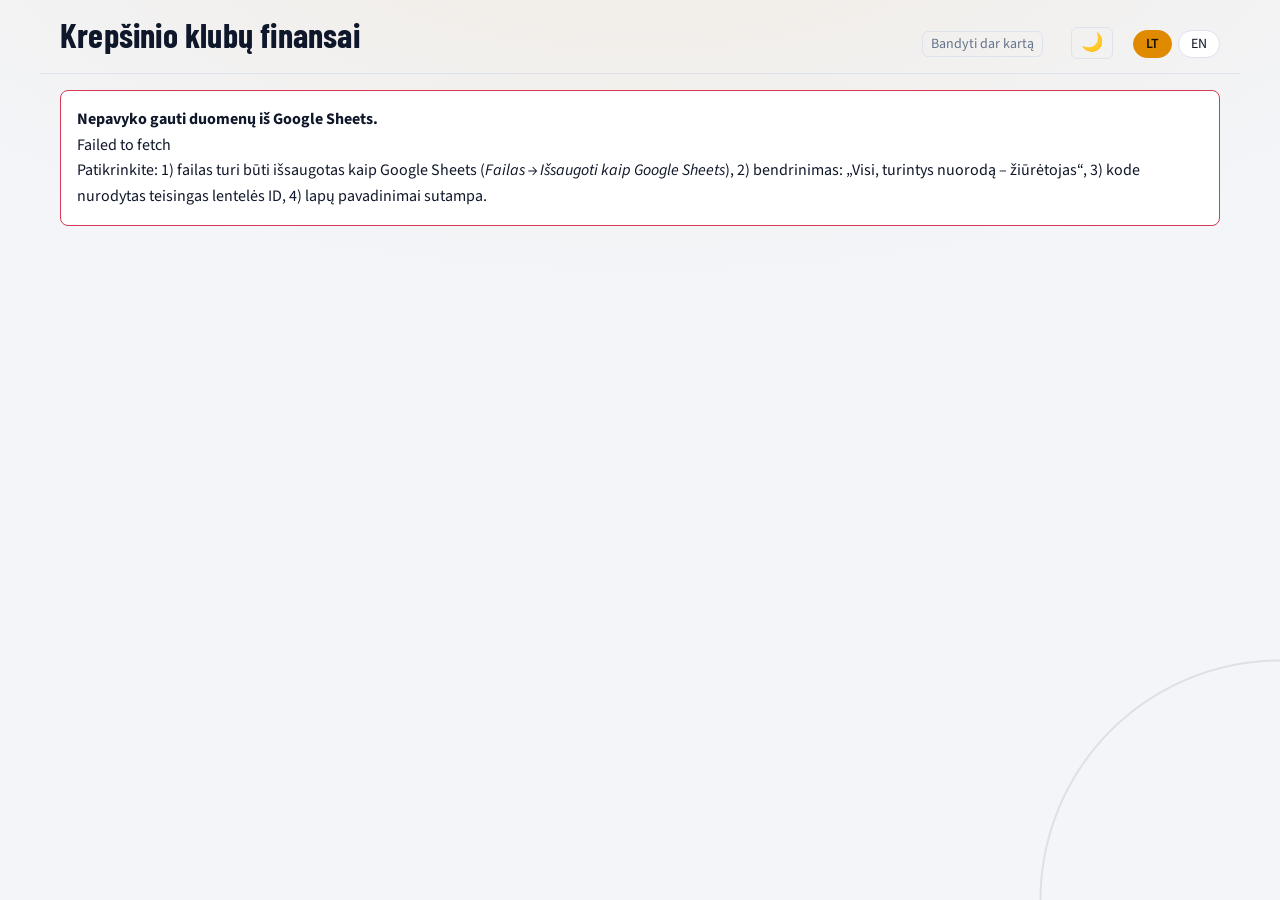
<file: index-41.html>
<!DOCTYPE html>
<html lang="lt">
<head>
<meta charset="utf-8">
<meta name="viewport" content="width=device-width, initial-scale=1">
<title>Krepšinio klubų finansai</title>
<link rel="manifest" href="manifest.json">
<meta name="theme-color" content="#0a1020">
<link rel="icon" type="image/png" href="icon-192.png">
<link rel="apple-touch-icon" href="apple-touch-icon.png">
<meta name="apple-mobile-web-app-title" content="Krepšinio finansai">
<link rel="preconnect" href="https://fonts.googleapis.com">
<link rel="stylesheet" href="https://fonts.googleapis.com/css2?family=Barlow+Condensed:wght@600;700&family=Source+Sans+3:wght@400;600&display=swap">
<style>
:root{--bg:#eef2f8;--card:#fff;--ink:#0f172a;--mute:#64748b;--line:#e2e8f0;--a:#ffb400;--b:#0ea5e9;--sv:#64748b;--pos:#12a150;--neg:#e5254b;--sh:0 1px 2px rgba(15,23,42,.06),0 14px 34px -14px rgba(15,23,42,.25);--hd:'Barlow Condensed','Arial Narrow',sans-serif;--tx:'Source Sans 3',system-ui,sans-serif}
@media(prefers-color-scheme:dark){:root:not([data-t=light]){--bg:#0a1020;--card:#131c30;--ink:#f1f5f9;--mute:#9aa8bf;--line:#223052;--a:#ffc82e;--b:#38bdf8;--sv:#d7dee9;--pos:#34e39a;--neg:#ff6b86;--sh:0 1px 2px #0008,0 16px 36px -14px #000c}}
:root[data-t=dark]{--bg:#0a1020;--card:#131c30;--ink:#f1f5f9;--mute:#9aa8bf;--line:#223052;--a:#ffc82e;--b:#38bdf8;--sv:#d7dee9;--pos:#34e39a;--neg:#ff6b86;--sh:0 1px 2px #0008,0 16px 36px -14px #000c}
*{box-sizing:border-box}
body{margin:0;background:var(--bg);color:var(--ink);font:16px/1.45 var(--tx)}
header{display:flex;flex-wrap:wrap;gap:8px 20px;align-items:baseline;padding:18px 20px 0;max-width:1200px;margin:auto}
h1{font:700 34px/1 var(--hd);margin:0;letter-spacing:.01em}
#st{color:var(--mute);font-size:14px;margin-left:auto}
button{font:inherit;color:inherit;cursor:pointer}
button:focus-visible,input:focus-visible,a:focus-visible{outline:2px solid var(--b);outline-offset:2px}
.ic{background:none;border:1px solid var(--line);border-radius:6px;padding:2px 8px;margin-left:8px}
nav{display:flex;gap:4px;padding:14px 20px 0;max-width:1200px;margin:auto;overflow-x:auto;border-bottom:1px solid var(--line)}
nav button{background:none;border:0;border-bottom:3px solid transparent;font:700 20px var(--hd);padding:6px 12px;color:var(--mute);white-space:nowrap}
nav button[aria-selected=true]{color:var(--ink);border-color:var(--a)}
main{max-width:1200px;margin:auto;padding:16px 20px 60px}
.bar{display:flex;flex-wrap:wrap;gap:8px;align-items:center;margin-bottom:10px}
.chip{border:1px solid var(--line);background:var(--card);border-radius:99px;padding:3px 12px;font-size:14px}
.chip[aria-pressed=true]{background:var(--ink);color:var(--bg);border-color:var(--ink)}
input[type=search]{font:inherit;background:var(--card);color:var(--ink);border:1px solid var(--line);border-radius:8px;padding:6px 10px;min-width:200px;margin-left:auto}
.sum{color:var(--mute);font-size:14px;margin:0 0 10px}
.tw{overflow-x:auto;background:var(--card);border:1px solid var(--line);border-radius:8px}
table{border-collapse:collapse;width:100%;font-variant-numeric:tabular-nums}
th,td{padding:8px 12px;text-align:right;border-bottom:1px solid var(--line);white-space:nowrap}
th{font:700 16px var(--hd);color:var(--mute);cursor:pointer;user-select:none;position:sticky;top:0;background:var(--card)}
th.l,td.l{text-align:left}
th[aria-sort]{color:var(--ink)}
td.l{position:sticky;left:0;background:var(--card)}
td small{display:block;color:var(--mute);font-size:12px;line-height:1.1}
tr:last-child td{border-bottom:0}
.sh{display:inline-flex;align-items:center;gap:8px}
.sh i{display:inline-block;width:70px;height:8px;background:var(--b);border-radius:2px;overflow:hidden;opacity:.9}
.sh i b{display:block;height:100%;background:var(--a)}
.pos{color:var(--pos)}.neg{color:var(--neg)}.na{color:var(--mute)}
td a{margin-right:6px;color:var(--b)}
.cards{display:grid;grid-template-columns:repeat(auto-fill,minmax(300px,1fr));gap:12px}
.card{background:var(--card);border:1px solid var(--line);border-radius:8px;padding:14px 16px}
.card h3{font:700 22px var(--hd);margin:0 0 6px}.card h3 span{color:var(--mute);font-size:16px;margin-left:6px}
.card p{margin:0 0 8px;font-size:15px}
.msg{background:var(--card);border:1px solid var(--neg);border-radius:8px;padding:16px;line-height:1.6}
tr.c,tr.pc{cursor:pointer}tr.c:hover td,tr.pc:hover td{background:color-mix(in srgb,var(--a) 12%,var(--card))}
.cl{display:flex;align-items:center}.lw{display:inline-grid;margin-right:10px;flex:none}.lw>*{grid-area:1/1;margin:0}
.lg{width:30px;height:30px;border-radius:50%;object-fit:contain;background:#fff}.in{display:inline-flex;align-items:center;justify-content:center;color:#fff;font:700 12px var(--hd)}
#md{position:fixed;inset:0;background:#000a;display:none;align-items:flex-end;justify-content:center;z-index:9}#md.o{display:flex}
.sheet{background:var(--bg);width:min(900px,100%);max-height:92vh;overflow:auto;border-radius:14px 14px 0 0;padding:18px 20px 28px}
@media(min-width:800px){#md{align-items:center}.sheet{border-radius:14px}}
.kp{display:grid;grid-template-columns:repeat(auto-fit,minmax(140px,1fr));gap:10px;margin:12px 0}
.kp div{background:var(--card);border:1px solid var(--line);border-radius:8px;padding:8px 12px}.kp small{display:block;color:var(--mute);font-size:12px}.kp b{font:700 24px var(--hd)}
h2,h3{font-family:var(--hd);margin:8px 0 4px}h2{font-size:30px;margin:0}.top{display:flex;gap:8px;margin-bottom:10px}.top button{margin-left:auto}
.top button,.lk{border:1px solid var(--line);background:var(--card);border-radius:8px;padding:4px 12px;color:var(--ink);text-decoration:none;font-size:14px}
iframe{width:100%;height:calc(100vh - 150px);min-height:620px;border:1px solid var(--line);border-radius:8px;background:#fff}
#lang{display:flex;gap:6px}.pf{position:relative;cursor:help;border-bottom:1px dotted var(--mute)}.tip{display:none;position:absolute;left:0;top:140%;z-index:5;width:min(380px,80vw);background:var(--card);color:var(--ink);border:1px solid var(--line);border-radius:8px;padding:8px 10px;font-size:14px;line-height:1.4;box-shadow:0 6px 20px #0005}.pf:hover .tip,.pf:focus .tip{display:block}
body{background:radial-gradient(900px 380px at 85% -8%,color-mix(in srgb,var(--a) 16%,transparent),transparent),radial-gradient(700px 320px at -5% 0,color-mix(in srgb,var(--b) 12%,transparent),transparent),var(--bg);background-attachment:fixed}
.tw,.kp div,.card,.sheet,.chip{box-shadow:var(--sh)}.chip{border-radius:99px}.chip[aria-pressed=true]{background:linear-gradient(135deg,var(--a),#ff8a00);color:#1b1300;border-color:transparent;font-weight:700}
.pos,.neg{display:inline-block;padding:1px 10px;border-radius:99px;font-weight:700}.pos{color:var(--pos);background:color-mix(in srgb,var(--pos) 18%,transparent)}.neg{color:var(--neg);background:color-mix(in srgb,var(--neg) 18%,transparent)}
.sh i{background:color-mix(in srgb,var(--b) 28%,transparent);height:9px;border-radius:9px}.sh i b{background:linear-gradient(90deg,#ffd54a,#ff8a00);border-radius:9px}
.kp b{background:linear-gradient(135deg,var(--ink),color-mix(in srgb,var(--ink) 55%,var(--b)));-webkit-background-clip:text;background-clip:text;-webkit-text-fill-color:transparent}.kp b .pos,.kp b .neg{-webkit-text-fill-color:currentColor}
#th{font-size:18px;padding:2px 9px}.rl{height:44px;max-width:130px;object-fit:contain;background:#fff;border-radius:10px;padding:4px;box-shadow:var(--sh)}
.sx{position:relative;display:inline-block;margin-bottom:8px}.sx .opts{display:none;position:absolute;left:0;top:calc(100% - 2px);z-index:6;padding:10px;gap:6px;flex-wrap:wrap;width:min(430px,88vw);background:var(--card);border:1px solid var(--line);border-radius:14px;box-shadow:var(--sh)}.sx:hover .opts,.sx:focus-within .opts{display:flex}
.ms{display:none;font:inherit;background:var(--card);color:var(--ink);border:1px solid var(--line);border-radius:10px;padding:8px 10px;margin:0 0 10px;width:100%}
@media(max-width:720px){
 header{padding:14px 14px 0}h1{font-size:28px}#st{margin-left:0;width:100%}main{padding:12px 12px 60px}nav{padding:10px 12px 0}
 .bar{gap:6px}.bar.n{flex-wrap:nowrap;overflow-x:auto;padding-bottom:6px}.bar.n .chip{white-space:nowrap;flex:none}input[type=search]{width:100%;margin:0}
 .ms{display:block}.sum{font-size:13px}
 .tw{background:transparent;border:0;box-shadow:none;overflow:visible}
 .tw table,.tw tbody,.tw tr,.tw td{display:block}.tw thead{display:none}
 .tw tr{display:grid;grid-template-columns:1fr 1fr;gap:10px 14px;background:var(--card);border:1px solid var(--line);border-radius:16px;box-shadow:var(--sh);padding:14px;margin-bottom:12px}
 .tw td{border:0;padding:0;text-align:left;white-space:normal;position:static;background:transparent}
 .tw td.l{grid-column:1/-1;font-size:18px}.tw td.l small{display:block;margin-bottom:2px}
 .tw td[data-lb]:not(.l)::before{content:attr(data-lb);display:block;color:var(--mute);font-size:11px;font-weight:600;text-transform:uppercase;letter-spacing:.05em;margin-bottom:1px}
 .tw tr:hover td{background:transparent}.tw tr.c:active,.tw tr.pc:active{transform:scale(.99)}
 #md{align-items:flex-end}.sheet{max-height:94vh;max-height:94dvh;padding:14px 14px 30px;border-radius:20px 20px 0 0}h2{font-size:26px}
 .kp{grid-template-columns:1fr 1fr;gap:8px}.kp b{font-size:21px}.kp small{font-size:11px}
 .sx .opts{width:min(430px,calc(100vw - 24px))}
}
@media(max-width:720px){.tw.ch{background:var(--card);border:1px solid var(--line);box-shadow:var(--sh);border-radius:14px}.rl{height:38px;max-width:84px}.cl h2{overflow-wrap:anywhere}}
body.lk{position:fixed;left:0;right:0;width:100%;overflow:hidden}#md,.sheet{overscroll-behavior:contain}.sheet.sm{width:min(560px,100%)}.sheet{padding-top:0!important;max-height:92vh;max-height:92dvh}.top{position:sticky;top:0;z-index:3;background:var(--bg);padding:12px 0 8px;margin-bottom:6px}
.srcs{display:inline-flex;gap:6px;flex-wrap:wrap;vertical-align:middle}
.srcs a{display:inline-flex;align-items:center;justify-content:center;min-width:30px;height:30px;padding:0 6px;margin:0;border:1px solid var(--line);border-radius:8px;background:color-mix(in srgb,var(--b) 14%,var(--card));color:var(--b);font-weight:700;font-size:14px;text-decoration:none}
.srcs a:hover{background:color-mix(in srgb,var(--b) 28%,var(--card))}
.cfe,.kp b .cfe,.kp div:first-child b .cfe{color:var(--mute)!important;-webkit-text-fill-color:var(--mute)!important;opacity:.8;text-shadow:none!important}.cft{margin-left:3px;font-size:inherit;font-weight:700;letter-spacing:.02em;text-transform:lowercase;white-space:nowrap}.cft-t{color:var(--a);-webkit-text-fill-color:var(--a)}.cft-s{color:#e8c35a;-webkit-text-fill-color:#e8c35a}.cfl{display:flex;flex-wrap:wrap;gap:4px 16px;align-items:center}.cfl b{font-weight:600}.cfl b:not(.cfe){color:var(--ink);-webkit-text-fill-color:var(--ink)}
.est{font-style:italic;text-decoration:underline dotted;text-decoration-color:var(--a);text-underline-offset:3px}
@media(max-width:720px),(pointer:coarse){.srcs{gap:10px}.srcs a{min-width:46px;height:46px;font-size:17px;border-radius:12px}.tw td.sc{grid-column:1/-1}}
.ctabs{display:flex;gap:4px;border-bottom:1px solid var(--line);margin:10px 0 12px}
.ctabs button{background:none;border:0;border-bottom:3px solid transparent;font:700 20px var(--hd);padding:6px 14px;color:var(--mute);margin:0}
.ctabs button[aria-selected=true]{color:var(--ink);border-color:var(--a)}
.cmpw{overflow-x:auto;background:var(--card);border:1px solid var(--line);border-radius:14px;box-shadow:var(--sh);margin-top:6px}
.cmpw table{border-collapse:collapse;width:100%}
.cmpw th,.cmpw td{padding:9px 12px;border-bottom:1px solid var(--line);text-align:right;white-space:nowrap;font-size:15px}
.cmpw th{position:static;cursor:default;white-space:normal;min-width:96px;vertical-align:bottom}
.cmpw th:first-child,.cmpw td:first-child{text-align:left;position:sticky;left:0;background:var(--card);color:var(--mute);font-size:13px;min-width:112px;white-space:normal;z-index:1}
.cmpw tr:last-child td{border-bottom:0}
.cmpw td.best{font-weight:700;color:var(--pos)}
.kp div{border:1.5px solid color-mix(in srgb,var(--a) 62%,transparent);background:linear-gradient(160deg,color-mix(in srgb,var(--a) 10%,var(--card)),var(--card) 62%);box-shadow:0 0 0 1px color-mix(in srgb,var(--a) 8%,transparent),0 10px 26px -14px color-mix(in srgb,var(--a) 60%,transparent)}
.lc{background:linear-gradient(180deg,color-mix(in srgb,var(--a) 7%,var(--card)),var(--card));border:1px solid color-mix(in srgb,var(--a) 30%,var(--line));border-radius:16px;padding:10px 8px 6px;box-shadow:0 12px 34px -18px color-mix(in srgb,var(--a) 55%,transparent)}
.lc svg{display:block;width:100%;max-width:760px;margin:0 auto;height:auto;overflow:visible}
.lc .tp,.lc .gd{opacity:0;pointer-events:none;transition:opacity .15s}
.lc .pt{cursor:pointer;outline:none}.lc .pt:hover .tp,.lc .pt:focus .tp,.lc .pt:hover .gd,.lc .pt:focus .gd,.lc .pt.sel .tp,.lc .pt.sel .gd{opacity:1}
.lc svg:has(.pt:hover) .pt.sel:not(:hover) .tp,.lc svg:has(.pt:focus) .pt.sel:not(:focus) .tp,.lc svg:has(.pt:hover) .pt.sel:not(:hover) .gd,.lc svg:has(.pt:focus) .pt.sel:not(:focus) .gd{opacity:0}
.pills{display:flex;gap:8px;flex-wrap:wrap;justify-content:center;margin:12px 0 4px}
.pills .chip{padding:5px 14px;font-size:14px}
.lgd{display:flex;flex-wrap:wrap;gap:6px 18px;font-size:13px;color:var(--mute);margin:10px 2px 2px}
.lgd i{display:inline-block;width:18px;height:4px;border-radius:4px;margin-right:6px;vertical-align:middle}
</style>
<style>
.ppl{display:flex;flex-wrap:wrap;gap:10px;margin:6px 0 12px}
.ppl .pp{--mx:34px;--my:50%;position:relative;isolation:isolate;display:flex;align-items:center;gap:12px;padding:6px 16px 6px 6px;margin:0;background:var(--card);border:1px solid var(--line);border-radius:99px;box-shadow:var(--sh);color:var(--ink);font:inherit;text-align:left;cursor:pointer;-webkit-user-select:none;user-select:none;-webkit-tap-highlight-color:transparent;transition:border-color .6s,box-shadow .8s}
.ppl .pp:hover{border-color:color-mix(in srgb,var(--a) 45%,var(--line))}
/* aplinkinis apšvietimas kortelėje (seka žymeklį) */
.ppl .pp::before{content:"";position:absolute;inset:0;border-radius:inherit;z-index:-1;pointer-events:none;opacity:0;transition:opacity .8s;background:radial-gradient(190px 95px at var(--mx) var(--my),color-mix(in srgb,var(--a) 36%,transparent),transparent 70%)}
/* šviesos nuvilnijimas per kortelę */
.ppl .pp::after{content:"";position:absolute;inset:0;border-radius:inherit;z-index:2;pointer-events:none;opacity:0;background:linear-gradient(105deg,transparent 38%,color-mix(in srgb,#fff 24%,transparent) 50%,transparent 62%);background-size:260% 100%;background-position:130% 0}
.ppl .pp.lit{border-color:color-mix(in srgb,var(--a) 75%,var(--line));box-shadow:0 0 0 1px color-mix(in srgb,var(--a) 30%,transparent),0 14px 42px -12px color-mix(in srgb,var(--a) 65%,transparent)}
.ppl .pp.lit::before{opacity:1}
.ppl .pp.lit::after{animation:pp-sweep 1.3s ease-out .1s 1 both}
@keyframes pp-sweep{0%{opacity:1;background-position:130% 0}100%{opacity:0;background-position:-30% 0}}
/* portretas */
.pp-av{position:relative;flex:none;width:56px;height:56px;transition:transform .25s ease-out}
.ppl .pp.lit .pp-av{transform:perspective(260px) rotateY(calc(var(--tx,0)*14deg)) rotateX(calc(var(--ty,0)*-14deg))}
.pp-av::before{content:"";position:absolute;inset:-7px;border-radius:50%;z-index:0;pointer-events:none;opacity:0;scale:.9;transition:opacity .9s;background:radial-gradient(circle,color-mix(in srgb,var(--a) 60%,transparent),transparent 70%)}
.ppl .pp.lit .pp-av::before{opacity:1;animation:pp-breathe 3.2s ease-in-out infinite}
@keyframes pp-breathe{0%,100%{scale:.95}50%{scale:1.16}}
.pp-aura{position:absolute;inset:-8px;border-radius:50%;z-index:0;pointer-events:none;opacity:0;scale:.7;filter:blur(6px);transition:opacity .8s,scale 1s cubic-bezier(.2,.9,.2,1.2);background:conic-gradient(from 0deg,transparent 0 6%,var(--a) 22%,transparent 38% 54%,color-mix(in srgb,var(--a) 55%,#fff) 72%,transparent 90%)}
.ppl .pp.lit .pp-aura{opacity:.95;scale:1;animation:pp-spin 6s linear infinite}
@keyframes pp-spin{to{rotate:360deg}}
.pp-av::after{content:"";position:absolute;inset:0;border-radius:50%;z-index:3;pointer-events:none;border:2px solid var(--a);opacity:0}
.ppl .pp.ping .pp-av::after{animation:pp-ping .85s ease-out}
@keyframes pp-ping{0%{opacity:.9;scale:1}100%{opacity:0;scale:2.3}}
.pp-ph{position:absolute;inset:0;z-index:1;isolation:isolate;border-radius:50%;overflow:hidden;opacity:.8;background:var(--card);background:radial-gradient(circle at 50% 35%,color-mix(in srgb,var(--a) 55%,var(--card)),color-mix(in srgb,var(--a) 14%,var(--card)));box-shadow:0 0 0 1.5px color-mix(in srgb,var(--a) 40%,transparent);transition:opacity .8s,box-shadow .8s}
.ppl .pp:hover .pp-ph{opacity:.92}
.ppl .pp.lit .pp-ph{opacity:1;box-shadow:0 0 0 2px var(--a),0 0 20px color-mix(in srgb,var(--a) 65%,transparent)}
.pp-ph img{position:absolute;inset:0;width:100%;height:100%;object-fit:cover;object-position:50% 18%;display:block;-webkit-mask-image:radial-gradient(ellipse 50% 58% at 50% 45%,#000 58%,transparent 100%);mask-image:radial-gradient(ellipse 50% 58% at 50% 45%,#000 58%,transparent 100%);transition:opacity .9s,transform 1.4s cubic-bezier(.2,.8,.2,1)}
.pp-ph .d{filter:grayscale(1) contrast(1.05) brightness(.9);mix-blend-mode:luminosity}
.pp-ph .c{opacity:0;filter:contrast(1.12) saturate(1.1) brightness(1.05)}
.ppl .pp.lit .pp-ph .c{opacity:.92}
.ppl .pp.lit .pp-ph img{transform:scale(1.08)}
/* spalvų derinimas pagal kortelės akcentą */
.pp-ph::after{content:"";position:absolute;inset:0;pointer-events:none;mix-blend-mode:soft-light;opacity:0;transition:opacity .9s;background:linear-gradient(160deg,color-mix(in srgb,var(--a) 80%,transparent),transparent 70%)}
.ppl .pp.lit .pp-ph::after{opacity:.8}
.pp-tx{position:relative;z-index:1}
.pp-tx b{display:block;font:700 18px/1.05 var(--hd);letter-spacing:.01em;transition:text-shadow .8s}
.ppl .pp.lit .pp-tx b{text-shadow:0 0 16px color-mix(in srgb,var(--a) 55%,transparent)}
.pp-tx small{display:block;margin-top:3px;font-size:11px;letter-spacing:.1em;text-transform:uppercase;color:var(--mute);transition:color .6s}
.ppl .pp.lit .pp-tx small{color:var(--a)}
.pp-3d{position:relative;z-index:1;margin-left:2px;font:700 11px/1 var(--mono,monospace);padding:4px 7px;border-radius:99px;border:1px solid var(--line);color:var(--mute);transition:background .5s,color .5s,border-color .5s}
.ppl .pp.lit .pp-3d{background:var(--a);color:#1a1200;border-color:var(--a)}
@media(prefers-reduced-motion:reduce){.ppl .pp.lit::after,.ppl .pp.lit .pp-aura,.ppl .pp.lit .pp-av::before,.ppl .pp.ping .pp-av::after{animation:none}.pp-ph img,.pp-av{transition:none}}
</style>
</head>
<body>
<header><h1 id="h1">Krepšinio klubų finansai</h1><span id="st">Kraunama…</span><button class="ic" id="th" aria-label="Tema"></button><span id="lang"><button class="chip" data-l="lt">LT</button> <button class="chip" data-l="en">EN</button></span></header>
<nav role="tablist" id="tabs"></nav>
<main id="out"></main>
<div id="md" aria-modal="true" role="dialog"><div class="sheet" id="sh"></div></div>
<script>
// ---- Nustatymai: Google lentelės ID (turi būti tikra Google Sheets lentelė, ne .xlsx) ----
const SHEET_ID="1Qt4ijFGDmvoLLHb-gCbcAF9KGts6ZC-RHwWzQw68cZI";
// Kiekvienam lapui – galimi pavadinimai (su „/" ir be). Pirmas tinkamas naudojamas.
const SHEETS={b27:["Budgets 26/27","Budgets 2627"],b26:["Budgets 25/26","Budgets 2526"],att:["Attendance 25/26","Attendance 2526","Attendance"],sal:["Player Salaries"],hist:["Historical Budgets"],histatt:["Historical Attendance"]};
const C="Australia|Australija|AU;Austria|Austrija|AT;Belgium|Belgija|BE;Bosnia and Herzegovina|Bosnija ir Hercegovina|BA;Croatia|Kroatija|HR;Czech Republic|Čekija|CZ;Denmark|Danija|DK;Estonia|Estija|EE;Finland|Suomija|FI;France|Prancūzija|FR;Germany|Vokietija|DE;Greece|Graikija|GR;Hungary|Vengrija|HU;Israel|Izraelis|IL;Italy|Italija|IT;Japan|Japonija|JP;Latvia|Latvija|LV;Lithuania|Lietuva|LT;Montenegro|Juodkalnija|ME;North Macedonia|Šiaurės Makedonija|MK;Poland|Lenkija|PL;Portugal|Portugalija|PT;Romania|Rumunija|RO;Serbia|Serbija|RS;Slovakia|Slovakija|SK;Slovenia|Slovėnija|SI;Spain|Ispanija|ES;Turkey|Turkija|TR;United Arab Emirates|Jungtiniai Arabų Emyratai|AE;United Kingdom|Jungtinė Karalystė|GB;Ukraine|Ukraina|UA;Bulgaria|Bulgarija|BG;Georgia|Gruzija|GE;Cyprus|Kipras|CY;Netherlands|Nyderlandai|NL;Switzerland|Šveicarija|CH;Sweden|Švedija|SE;Norway|Norvegija|NO;Iceland|Islandija|IS;Kosovo|Kosovas|XK;Azerbaijan|Azerbaidžanas|AZ;Ireland|Airija|IE;Albania|Albanija|AL;Russia|Rusija|RU;South Korea|Pietų Korėja|KR;USA|JAV|US;China|Kinija|CN;Taiwan|Taivanas|TW;Venezuela|Venesuela|VE;Canada|Kanada|CA;Argentina|Argentina|AR;Brazil|Brazilija|BR;Mexico|Meksika|MX;New Zealand|Naujoji Zelandija|NZ;Philippines|Filipinai|PH;Egypt|Egiptas|EG;Dominican Republic|Dominikos Respublika|DO;Puerto Rico|Puerto Rikas|PR;Lebanon|Libanas|LB;Iran|Iranas|IR;Saudi Arabia|Saudo Arabija|SA;Kazakhstan|Kazachstanas|KZ;Luxembourg|Liuksemburgas|LU;Belarus|Baltarusija|BY;Moldova|Moldova|MD;Malta|Malta|MT;Andorra|Andora|AD;India|Indija|IN;Qatar|Kataras|QA;Uruguay|Urugvajus|UY;Chile|Čilė|CL;Senegal|Senegalas|SN;Nigeria|Nigerija|NG".split(";").map(s=>s.split("|"));
const NAT=Object.fromEntries(C.map(c=>[c[0],c[1]])),FL=Object.fromEntries(C.map(c=>[c[1],c[2]]));
const flag=n=>FL[n]?String.fromCodePoint(...[...FL[n]].map(c=>127397+c.charCodeAt(0)))+" ":"";
const LT2EN=Object.fromEntries(C.map(c=>[c[1],c[0]])),dn=n=>LANG==="en"?(LT2EN[n]||n):n;
let nf=new Intl.NumberFormat("lt-LT",{maximumFractionDigits:0});
const eur=n=>n==null?"–":nf.format(n)+" €";
const E=(t,e)=>e?`<span class="est">~${t}</span>`:t,eE=(n,e)=>E(eur(n),e&&n!=null);
// Biudžeto patikimumas: „Estimated“ reikšmės rodomos pilkai (lentelėje), kortelėje – dar ir su žyma
const CF=(h,on)=>on?`<span class="cfe">${h}</span>`:h,CFL=(on,k)=>on?`<span class="cft cft-${k}"> įvertinta</span>`:"";
const esc=s=>String(s??"").replace(/[&<>"]/g,c=>({"&":"&amp;","<":"&lt;",">":"&gt;",'"':"&quot;"}[c]));
const wd=s=>String(s??"").toLowerCase().replace(/ł/g,"l").replace(/đ/g,"d").replace(/ø/g,"o").replace(/ı/g,"i").replace(/ß/g,"ss").normalize("NFD").replace(/[\u0300-\u036f]/g,"").split(/[^a-z0-9]+/).filter(Boolean);
const mt=(t,q)=>{const qt=wd(q);if(!qt.length)return true;const W=wd(t);return qt.every(x=>W.some(w=>w.startsWith(x)))};
const norm=s=>String(s).toLowerCase().normalize("NFD").replace(/[^a-z0-9]/g,"");
const nat=n=>NAT[n]||n;
const num=v=>{if(v==null)return null;const s=String(v).replace(/[\s\u00a0€$%~≈*]/g,"").replace(/,/g,"");if(!/^-?\d/.test(s))return null;const n=parseFloat(s);return isNaN(n)?null:n};
const est=v=>num(v)!=null&&/[~≈*]/.test(String(v));
const txt=v=>{const s=String(v??"").trim();return(s===""||s==="-"||s[0]==="#")?"":s};
function csv(t){const R=[];let r=[],c="",q=0;for(let i=0;i<t.length;i++){const h=t[i];
 if(q){if(h=='"'){if(t[i+1]=='"'){c+='"';i++}else q=0}else c+=h}
 else if(h=='"')q=1;else if(h==","){r.push(c);c=""}else if(h=="\n"){r.push(c);R.push(r);r=[];c=""}else if(h!="\r")c+=h}
 if(c||r.length){r.push(c);R.push(r)}return R}
let DEF;
async function raw(n){
 const res=await fetch(`https://docs.google.com/spreadsheets/d/${SHEET_ID}/gviz/tq?tqx=out:csv&headers=0&sheet=${encodeURIComponent(n)}`);
 const t=await res.text();
 if(!res.ok||/^\s*</.test(t))throw new Error(`Lapas „${n}" neatsidaro (HTTP ${res.status})`);
 return t}
// Jei lapo pavadinimas neegzistuoja, Google tyliai grąžina pirmą lapą – tokį atsakymą atmetame
// Lankomumo lapai imami per „export“ (pagal gid): gviz CSV išmeta lygų pavadinimus B stulpelyje (jis daugiausia skaitinis),
// todėl lyga ir sezonas būdavo spėjami ir klubai nuslysdavo į senesnius sezonus. Jei export nepavyksta – grįžtama prie gviz.
// Pastaba: export grąžina ir paslėptas eilutes, gviz – ne. Todėl „Player Salaries“ paliekamas per gviz (paslėptos algos nerodomos).
const GID={att:"1041104031",histatt:"2097467801"};
async function rawGid(g){
 const res=await fetch(`https://docs.google.com/spreadsheets/d/${SHEET_ID}/export?format=csv&gid=${g}`);
 const t=await res.text();
 if(!res.ok||/^\s*</.test(t))throw new Error(`gid ${g} (HTTP ${res.status})`);
 return t}
async function load(names,first,gid){
 if(gid){try{const r=csv(await rawGid(gid));if(r.some(x=>x.some(c=>(c||"").trim()==="Club")))return r;throw new Error("netinkamas lapas")}catch(e){console.warn("export nepavyko, naudojamas gviz:",e.message)}}
 for(const n of names){const t=await raw(n);if(first||t!==DEF)return csv(t)}
 throw new Error(`Lapas „${names[0]}" nerastas – patikrinkite jo pavadinimą lentelėje`)}
// Suranda lenteles, kurių antraštės eilutė prasideda reikšme hdr antrame stulpelyje
function blocks(rows,hdr){const out=[];let title="";
 for(let i=0;i<rows.length;i++){const a=(rows[i][1]||"").trim();
  if(a===hdr){const h=rows[i].map(x=>x.trim()),d=[];let j=i+1;
   while(j<rows.length){const b=(rows[j][1]||"").trim();if(!b||b===hdr||/^Vidurkis/.test(b)||(((rows[j+1]||[])[1]||"").trim()===hdr&&rows[j].filter(x=>(x||"").trim()).length===1))break;d.push(rows[j]);j++}
   out.push({title,h,d});i=j-1}
  else if(a)title=a}
 return out}
const ix=(h,re)=>h.findIndex(x=>re.test(x));
function budgets(rows,season,world){const o=[];
 for(const b of blocks(rows,"Nation")){/* Google CSV „pameta" antraštes skaitinių stulpelių viršuje, todėl stulpeliai imami pagal vietą: B šalis, C klubas, D biudžetas, E algos, H vieta, I Europa, J+ šaltiniai */
  const sn=season==="H"?(b.title.match(/(\d\d)\s*\/\s*(\d\d)\s*$/)||[]).slice(1).join("/"):season;if(!sn)continue;
  const ci=b.h.indexOf("Club"),dv=ci>2?ci-2:0,q=season==="26/27"?1:0,c={n:1,club:2+dv,t:3+dv,s:4+dv,p:6+q+dv,e:7+q+dv};
  const src=[8,9,10,11].map(i=>i+q+dv);
  for(const r of b.d){if(!txt(r[c.club]))continue;
   o.push({season:sn,nation:nat(r[1].trim()),div:dv?num(r[2]):null,club:r[c.club].trim(),total:num(r[c.t]),sal:num(r[c.s]),place:num(r[c.p]),eu:txt(r[c.e]).replace(/^https?:.*/,""),est:{total:est(r[c.t]),sal:est(r[c.s])},cf:{total:/^estim/i.test(txt(r[12+q+dv])),sal:/^estim/i.test(txt(r[13+q+dv]))},src:src.map(i=>(r[i]||"").trim()).filter(u=>/^https?:/.test(u))})}}
 return o}
const AD={French:"France",German:"Germany",Spanish:"Spain",Italian:"Italy",Lithuanian:"Lithuania",Greek:"Greece",Turkish:"Turkey",Israeli:"Israel",Polish:"Poland",Serbian:"Serbia",Latvian:"Latvia",Estonian:"Estonia",Finnish:"Finland",Hungarian:"Hungary",Australian:"Australia",Japanese:"Japan",Belgian:"Belgium",Czech:"Czech Republic",Danish:"Denmark",Portuguese:"Portugal",Romanian:"Romania",Slovak:"Slovakia",Slovenian:"Slovenia",Croatian:"Croatia",Austrian:"Austria",Montenegrin:"Montenegro",British:"United Kingdom",Macedonian:"North Macedonia"};
const fr=v=>{const n=num(v);return n==null?null:/%/.test(String(v))||n>1.5?n/100:n};
let BNM=null,BND=null;
function nationOfClub(name){if(BND!==D.bud||!BNM){BNM=new Map();D.bud.forEach(r=>{if(FL[r.nation])BNM.set(norm(r.club),r.nation)});BND=D.bud}
 const k=norm(name);if(BNM.has(k))return BNM.get(k);for(const[c,n]of BNM)if(same(c,name))return n;return""}
function inferNation(rs){const cnt={};let tot=0;for(const x of rs){const n=nationOfClub(x.name);if(n){cnt[n]=(cnt[n]||0)+1;tot++}}
 const e=Object.entries(cnt).sort((a,b)=>b[1]-a[1]);return e.length?(e[0][1]/tot>=.75?e[0][0]:"ABA"):""}
// Google CSV kartais „pameta“ tekstą skaitiniame stulpelyje (lygų pavadinimai B stulpelyje), todėl blokai skiriami pagal antraštės eilutę „Club“,
// o lyga ir sezonas, jei pavadinimo nėra, nustatomi pagal klubus
function attendance(rows,def){const dv=rows.some(r=>(r[2]||"").trim()==="Club")?1:0,blks=[];let pend="",cur=null;
 const prev=t=>{const[a,b]=t.split("/").map(Number);return String(a-1).padStart(2,"0")+"/"+String(b-1).padStart(2,"0")};
 for(const r of rows){const first=(r[1]||"").trim(),a=(r[1+dv]||"").trim();
  if(dv&&!a&&first&&!/^\d+$/.test(first)&&first!=="Division"){pend=first;cur=null;continue}
  if(a==="Club"||a==="Klubas"){cur={title:pend,rows:[]};blks.push(cur);pend="";continue}
  if(!a)continue;
  if(num(r[5+dv])==null&&num(r[6+dv])==null){if(!dv){pend=a;cur=null}continue}
  if(!cur){cur={title:pend,rows:[]};blks.push(cur);pend=""}
  cur.rows.push(r)}
 const o=[];let season=def||"",seen=new Set();
 for(const b of blks){if(!b.rows.length)continue;let tS=null,nation;
  if(b.title){const mm=b.title.match(/(\d\d)\s*\/\s*(\d\d)\s*$/);if(mm)tS=mm[1]+"/"+mm[2];const t0=b.title.replace(/\s*\d\d\s*\/\s*\d\d\s*$/,""),m=t0.match(/^(\w+) league/i);nation=/latvian/i.test(t0)&&/estonian/i.test(t0)?"Latvijos–Estijos lyga":m&&AD[m[1]]?nat(AD[m[1]]):t0.replace(/\s*\(.*/,"").replace(/ league$/i,"")}
  else nation=inferNation(b.rows.map(r=>({name:(r[1+dv]||"").trim()})));
  if(tS){season=tS;seen=new Set([nation])}else{if(nation&&seen.has(nation)){season=prev(season);seen=new Set()}if(nation)seen.add(nation)}
  for(const r of b.rows){const a=(r[1+dv]||"").trim(),first=(r[1]||"").trim(),nums=String(r[6+dv]).split("/").map(num).filter(x=>x!=null),avg=num(r[5+dv]),cap=nums.length?nums[nums.length-1]:null;
   o.push({season,nation,div:dv?num(first):null,club:a,city:txt(r[2+dv]),avg,cap,est:{avg:est(r[5+dv]),cap:est(r[6+dv])},fill:fr(r[7+dv])??(avg!=null&&cap?avg/cap:null),expE:num(r[11+dv]),idxE:num(r[12+dv]),expL:num(r[13+dv]),idxL:num(r[14+dv]),profile:txt(r[15+dv]),place:num(r[16+dv])})}}
 return o}
// ---- Gyvi lankomumo duomenys (ACBattendance projektas: ACB, BBL, LKL) ----
const LIVE_BASE=["https://andriuspanama.github.io/ACBattendance/","https://raw.githubusercontent.com/andriuspanama/ACBattendance/main/"];
const LIVE=[["data/attendance_averages.json","Spain"],["data/bbl/attendance_averages.json","Germany"],["data/lkl/attendance_averages.json","Lithuania"]];
// Pavadinimai, kuriuos ACBattendance naudoja kitaip nei lentelė
const LAL={"Recoletas Salud San Pablo Burgos":"CB San Pablo Burgos","Kosner Baskonia":"Saski Baskonia","Casademont Zaragoza":"Basket Zaragoza","Leyma Coruna":"Basquet Coruna","Monbus Obradoiro":"Obradoiro CAB","Ilerna Lleida":"Forca Lleida CE","Rio Breogan":"Club Baloncesto Breogan","Asisa Joventut":"Club Joventut Badalona","Fiatc Girona":"Basquet Girona","Barca":"FC Barcelona Basquet","Kidsandus Manresa":"Basquet Manresa","La Laguna Tenerife":"CB Canarias Tenerife","Morabanc Andorra":"BC Andorra","Ulm":"Ratiopharm Ulm","Basketball Braunschweig":"Lowen Braunschweig"};
async function getJ(path){for(const b of LIVE_BASE){try{const r=await fetch(b+path+"?t="+Math.floor(Date.now()/60000));if(r.ok)return await r.json()}catch(e){}}return null}
async function addLive(){
 const res=await Promise.all(LIVE.map(([p])=>getJ(p)));
 res.forEach((j,i)=>{if(!j||!j.clubs)return;const cn=nat(LIVE[i][1]),se=String(j.season).replace(/^20(\d\d)-(\d\d)$/,"$1/$2");
  for(const c of j.clubs){const nm=LAL[c.club]||c.club,ba=D.att.find(r=>r.season==="25/26"&&r.country===cn&&same(r.club,nm)),bb=D.bud.find(r=>r.nation===cn&&same(r.club,nm)),bs=ba||bb,cap=ba?ba.cap:null;
   D.att.push({season:se,nation:cn,country:cn,div:bs&&bs.div!=null?bs.div:null,club:bs?bs.club:nm,avg:c.average,games:c.home_games_counted,min:c.min,max:c.max,total:c.total,cap,fill:cap?c.average/cap:null,est:{},live:true,upd:j.updated})}})}
function salaries(rows){const o=[];
 for(const b of blocks(rows,"Role")){const ti=b.h.indexOf("Team"),dv=ti>4?ti-4:0;
  for(const r of b.d){if(!txt(r[2]))continue;
   o.push({role:r[1].trim(),name:r[2].trim(),country:nat((r[3]||"").trim()),div:dv?num(r[4]):null,team:txt(r[4+dv]),season:txt(r[5+dv]),value:num(r[6+dv]),len:txt(r[7+dv]),month:num(r[8+dv]),est:{value:est(r[6+dv]),month:est(r[8+dv])},src:[9,10,11,12].map(i=>(r[i+dv]||"").trim()).filter(u=>/^https?:/.test(u))})}}
 return o}
function taxes(rows){return rows.filter(r=>txt(r[3])&&!/^https?:/.test(r[1])).map(r=>({country:r[1].trim(),season:txt(r[2]),text:r[3].trim(),src:(r[4]||"").trim()}))}

const EN={"Krepšinio klubų finansai":"Basketball Club Finances","Kraunama…":"Loading…","Atnaujinta":"Updated","Atnaujinti":"Refresh","Bandyti dar kartą":"Try again","Nepavyko gauti duomenų iš Google Sheets.":"Could not load data from Google Sheets.","Biudžetai":"Budgets","Biudžeto pokytis (€)":"Budget change (€)","Lankomumas":"Attendance","Žaidėjų algos":"Player salaries","Mokesčių skaičiuoklė":"Tax calculator","Klubas":"Club","Bendras biudžetas":"Total budget","Atlyginimų biudžetas":"Salary budget","Atlyginimų dalis":"Salary share","Biudžeto pokytis":"Budget change","Vieta lygoje":"League place","Europos turnyras":"European competition","Europa":"Europe","Šaltiniai":"Sources","Šaltinis":"Source","nuoroda":"link","Vid. lankomumas":"Avg. attendance","Užpildymas":"Filling rate","Profilis":"Profile","Žaidėjas / treneris":"Player / coach","Komanda":"Team","Šalis":"Country","Sezonas":"Season","sezonas":"season","Sutarties vertė":"Contract value","Trukmė":"Length","Mėnesio alga":"Monthly salary","Visos":"All","Visi turnyrai":"All competitions","įvertinta":"estimated","Įprasti skaičiai – paskelbti žiniasklaidoje":"Regular figures – reported in the media","Pilki skaičiai – įvertinti (apytiksliai, oficialiai nepaskelbti)":"Grey figures – estimated (approximate, not officially reported)","Ieškoti…":"Search…","Paieška":"Search","įrašų, iš jų pilnų duomenų:":"records, with complete data:","vidutinė atlyginimų dalis":"average salary share","(iš ":"(of ","Rodoma pirmos 300 eilučių – siaurinkite paieška ar filtru.":"Showing the first 300 rows – narrow down with search or filter.","Tušti langeliai rodomi „–“ ir į vidurkius neįtraukiami.":"Empty cells are shown as “–” and excluded from averages.","Nieko nerasta":"Nothing found","Uždaryti":"Close","← Atgal":"← Back","Lankomumas 2025/26":"Attendance 2025/26","Galima arenos talpa":"Available arena capacity","Tikėtinas lankomumas tokioje rinkoje Europoje":"Expected attendance for such market in Europe","Tikėtinas lankomumas tokioje rinkoje savoje lygoje":"Expected attendance for such market in own league","Sirgalių traukos indeksas vs Europos konkurentai":"Fan Attraction Index vs European rivals","Sirgalių traukos indeksas vs vietiniai konkurentai":"Fan Attraction Index vs domestic rivals","Žaidėjai ir algos":"Players and salaries","Vardas":"Name","Rolė":"Role","Spauskite žaidėją, kad matytumėte visą algų istoriją.":"Click a player to see the full salary history.","Mėnesio algos pokytis (€)":"Monthly salary change (€)","Algų istorija":"Salary history","įrašų:":"records:","čempionai":"champions","Pareigos":"Role","Lyga":"Division","Realus":"Actual","Tikėtinas":"Expected","Palyginimas":"Compare","Klubai":"Clubs","Lygos":"Leagues","Klubo sezonai":"Club seasons","Rodiklis":"Metric","Pasirink, ką lyginti – paieška aukščiau.":"Pick what to compare using the search above.","Paskutinis sezonas":"Latest season","Didžiausia mėnesio alga":"Peak monthly salary","Sezonas (didžiausia alga)":"Season of peak salary","Įrašų skaičius":"Number of records","Sezonų skaičius":"Number of seasons","Klubų skaičius":"Number of clubs","Vid. biudžetas":"Avg. budget","Biudžetų mediana":"Median budget","Didžiausias biudžetas":"Highest budget","Vid. atlyginimų biudžetas":"Avg. salary budget","Vid. atlyginimų dalis":"Avg. salary share","Vid. klubų lankomumas":"Avg. club attendance","Lankomumo mediana":"Median attendance","Didžiausias klubo lankomumas":"Highest club attendance","Vid. užpildymas":"Avg. filling rate","Mediana":"Median","Mažiausias":"Lowest","Didžiausias":"Highest","Namų rungtynės":"Home games","Lankomumo istorija":"Attendance history","Realus lankomumas":"Actual attendance","Tikėtinas (Europos kontekste)":"Expected (European context)","Šio sezono duomenys dalinai – atnaujinami po kiekvieno turo; užpildymas skaičiuojamas pagal 25/26 arenos talpą.":"This season's data is partial – updated after every round; filling rate uses the 25/26 arena capacity.","apytikslė reikšmė":"estimated value"};
C.forEach(c=>EN[c[1]]=c[0]);
const PAIRS=Object.entries(EN).sort((x,y)=>y[0].length-x[0].length).map(([k,v])=>[new RegExp("(?<![\\p{L}])"+k.replace(/[.*+?^${}()|[\]\\]/g,"\\$&")+"(?![\\p{L}])","gu"),v]);
let LANG=(()=>{try{return localStorage.getItem("lang")||"lt"}catch(e){return"lt"}})(),stH="";
const tr=s=>LANG==="en"?PAIRS.reduce((a,[re,v])=>a.replace(re,v),s):s;
const setSt=s=>{stH=s;$("st").innerHTML=tr(s)};
function setLang(l){LANG=l;try{localStorage.setItem("lang",l)}catch(e){}
 nf=new Intl.NumberFormat(l==="en"?"en-GB":"lt-LT",{maximumFractionDigits:0});document.documentElement.lang=l;
 $("h1").textContent=tr("Krepšinio klubų finansai");document.title=$("h1").textContent;
 document.querySelectorAll("#lang button").forEach(b=>b.setAttribute("aria-pressed",b.dataset.l===l));
 setSt(stH);closeAll();if(D.bud)render()}
// ---- Būsena ir atvaizdavimas ----
const RL='<img class="rl" src="https://rytasvilnius.lt/en/wp-content/uploads/sites/3/2024/07/rytas.png" alt="Rytas" onerror="this.remove()">';
const cmp=v=>v>=1e6?(v/1e6).toFixed(1)+"M":Math.round(v/1000)+"k";
function chart(it,sel,aria){const n=it.length,st=Math.max(38,Math.min(84,Math.floor(300/n))),bw=Math.min(44,Math.max(24,st-24)),f=10,base=92,mb=56,mx=Math.max(...it.map(x=>x.v||0),1),W=Math.max(n*st+14,300),Hh=122;
 return`<div class="tw ch" style="padding:8px 10px"><svg viewBox="0 0 ${W} ${Hh}" style="display:block;width:100%;max-width:${Math.round(W*1.5)}px;margin:0 auto;height:auto" role="img" aria-label="${aria}"><defs><linearGradient id="gy" x1="0" y1="0" x2="0" y2="1"><stop offset="0" stop-color="#ffd84d"/><stop offset="1" stop-color="#ff8a00"/></linearGradient></defs>${it.map((p,i)=>{const x=i*st+(W-n*st)/2+(st-bw)/2,c=x+bw/2,bh=p.v?p.v/mx*mb:0,s=p.l===sel,val=p.v?cmp(p.v):"–",fw=s?800:500;
  return`<g ${p.a||""} ${p.a?'style="cursor:pointer"':""}><title>${esc(p.t)}</title>${p.a?`<rect x="${x-5}" y="0" width="${bw+10}" height="${Hh}" fill="transparent"/>`:""}<rect x="${x}" y="${base-bh}" width="${bw}" height="${Math.max(bh,2)}" rx="4" fill="url(#gy)" ${s?'stroke="var(--ink)" stroke-width="2"':'opacity=".92"'}/>${s?`<text x="${c}" y="${base-bh-19}" text-anchor="middle" font-size="9" fill="var(--ink)">▼</text>`:""}<text x="${c}" y="${base-bh-5}" text-anchor="middle" font-size="${f}" font-weight="${fw}" fill="var(--ink)">${val}</text><text x="${c}" y="${base+15}" text-anchor="middle" font-size="${f}" font-weight="${s?800:400}" fill="${s?"var(--ink)":"var(--mute)"}">${esc(p.l)}</text>${p.s?`<text x="${c}" y="${base+28}" text-anchor="middle" font-size="8" fill="var(--mute)">${esc(p.s)}</text>`:""}</g>`}).join("")}</svg></div>`}
const sx=(cur,list,mk)=>list.length>1?`<div class="sx"><button class="chip cur" aria-pressed="true">${cur} ▾</button><div class="opts">${list.map(mk).join("")}</div></div>`:`<button class="chip" aria-pressed="true">${cur}</button>`;
let TH=(()=>{try{return localStorage.getItem("theme")||""}catch(e){return""}})();
const isDark=()=>TH?TH==="dark":matchMedia("(prefers-color-scheme:dark)").matches;
function syncTheme(){const f=document.querySelector("iframe");try{f.contentDocument.documentElement.setAttribute("data-t",isDark()?"dark":"light")}catch(e){}}
function setTheme(t){TH=t;document.documentElement.setAttribute("data-t",t);try{localStorage.setItem("theme",t)}catch(e){}$("th").textContent=isDark()?"☀️":"🌙";syncTheme()}
let LOGOS={},V=[],H=[];
const tk=s=>String(s||"").toLowerCase().normalize("NFD").replace(/[\u0300-\u036f]/g,"").split(/[^a-z0-9]+/).filter(Boolean);
const same=(a,b)=>{const x=tk(a),y=tk(b);if(!x.length||!y.length)return false;if(x.join("")===y.join(""))return true;const[s,l]=x.length<=y.length?[x,y]:[y,x];return s.join("").length>3&&s.every(w=>l.includes(w))};
const logo=n=>{const u=LOGOS[norm(n)],i=n.split(/\s+/).slice(0,2).map(w=>w[0]).join("").toUpperCase();
 return`<span class="lw"><span class="lg in" style="background:hsl(${[...n].reduce((a,c)=>(a*31+c.charCodeAt(0))%360,7)} 40% 38%)">${esc(i)}</span>${u?`<img class="lg" src="${esc(u)}" alt="" loading="lazy" onerror="this.remove()">`:""}</span>`};
const n0=n=>n==null?"–":nf.format(n),f2=n=>n==null?"–":n.toFixed(2).replace(".",LANG==="en"?".":",");
const PROF=[
[/strong in europe and own/i,"Stipri Europoje ir savo lygoje","Pritraukia aiškiai daugiau žiūrovų nei tikėtasi – ir savo lygoje, ir palyginus su Europos klubais. Pagal bet kokį matą – vienas geriausiai žiūrovus pritraukiančių klubų.","Draws clearly more fans than expected, both in its own league and compared with clubs across Europe. A top fan-attraction club by any measure."],
[/strong in own league.*line with europe/i,"Stipri savo lygoje, atitinka Europos lygį","Lenkia panašaus dydžio rinkos šalies varžovus ir pritraukia maždaug tiek žiūrovų, kiek tipiškas tokio dydžio Europos klubas.","Outperforms its domestic rivals of similar market size and draws about as many fans as a typical European club of its size."],
[/strong (for its|in own) league.*below|strong for its league/i,"Stipri savo lygoje (žemiau Europos)","Išsiskiria savo lygoje, bet visa lyga pritraukia mažiau žiūrovų nei kitos, todėl klubas vis tiek atsilieka nuo panašių Europos klubų.","A standout in its own league, but the league as a whole draws fewer fans than others, so the club still trails comparable European clubs."],
[/in line with own league.*above/i,"Atitinka savo lygą, aukščiau Europos","Pritraukia maždaug tiek, kiek tikimasi savo lygoje. Kadangi lyga populiari, klubas vis tiek viršija Europos vidurkį.","Draws about what's expected in its own league. Because that league is popular, this still puts the club above the European average."],
[/in line with expectations/i,"Atitinka lūkesčius (lyga ir Europa)","Pritraukia maždaug tiek žiūrovų, kiek tikėtasi – ir savo lygoje, ir Europoje. Nei išsiskiria, nei atsilieka.","Draws about as many fans as expected, both in its own league and across Europe. Neither a standout nor a laggard."],
[/in line with own league.*below/i,"Atitinka savo lygą, žemiau Europos","Rodo tikėtą rezultatą tarp šalies varžovų, bet jo lyga pritraukia mažiau žiūrovų nei kitos, todėl atsilieka nuo panašių Europos klubų.","Performs as expected among domestic rivals, but its league draws fewer fans than others, so it falls short of comparable European clubs."],
[/capacity/i,"Apribota talpos (arena pilna)","Lankomumas mažesnis nei tikėtasi, bet arena beveik pilna per kiekvienas rungtynes. Skaičius riboja pastatas, o ne susidomėjimo trūkumas; tikroji paklausa tikriausiai didesnė.","Attendance is below expected, but the arena is nearly full every game. The building, not a lack of interest, holds the numbers back; real demand is likely higher."],
[/helped by/i,"Padeda stipri lyga (yra tuščių vietų)","Pritraukia mažiau žiūrovų nei tikėtasi savo lygoje, arenoje yra tuščių vietų, bet bendras lygos populiarumas išlaiko klubą Europos vidurkio lygyje ar aukščiau.","Draws fewer fans than expected for its league, with empty seats in the arena, but the league's overall popularity keeps it at or above the European average."],
[/low interest/i,"Mažas susidomėjimas (yra tuščių vietų)","Pritraukia mažiau žiūrovų nei tikėtasi ir savo lygoje, ir Europoje, arenoje yra tuščių vietų. Silpniausias žiūrovų pritraukimas šiame palyginime.","Draws fewer fans than expected in its own league and across Europe, and its arena has empty seats. Weakest fan attraction in the comparison."]];
const pf=p=>PROF.find(x=>x[0].test(p||"")),pl=p=>{const x=pf(p);return LANG==="lt"&&x?x[1]:p},pd=p=>{const x=pf(p);return x?(LANG==="lt"?x[2]:x[3]):""};
const monoPath=P=>{const n=P.length;if(n<2)return"";const dx=[],m=[],t=new Array(n);
 for(let i=0;i<n-1;i++){dx[i]=P[i+1][0]-P[i][0];m[i]=(P[i+1][1]-P[i][1])/dx[i]}
 t[0]=m[0];t[n-1]=m[n-2];for(let i=1;i<n-1;i++)t[i]=m[i-1]*m[i]<=0?0:(m[i-1]+m[i])/2;
 for(let i=0;i<n-1;i++){if(m[i]===0){t[i]=0;t[i+1]=0}else{const a=t[i]/m[i],b=t[i+1]/m[i],h=Math.hypot(a,b);if(h>3){const k=3/h;t[i]=k*a*m[i];t[i+1]=k*b*m[i]}}}
 let d="M"+P[0][0].toFixed(1)+" "+P[0][1].toFixed(1);
 for(let i=0;i<n-1;i++){const h=dx[i]/3;d+="C"+(P[i][0]+h).toFixed(1)+" "+(P[i][1]+t[i]*h).toFixed(1)+" "+(P[i+1][0]-h).toFixed(1)+" "+(P[i+1][1]-t[i+1]*h).toFixed(1)+" "+P[i+1][0].toFixed(1)+" "+P[i+1][1].toFixed(1)}
 return d};
function linech(pts,sel){const W=360,H=240,L=46,R=22,T=30,B=40,n=pts.length,base=H-B,
 vs=pts.flatMap(p=>[p.real,p.exp]).filter(v=>v!=null),mn=Math.min(...vs),mxv=Math.max(...vs,1),sp=mxv-mn;
 let lo=sp<mxv*.04?0:Math.max(0,mn-sp*.9),hi=mxv+(sp<mxv*.04?mxv*.15:sp*.5);
 const raw=(hi-lo)/3,p10=Math.pow(10,Math.floor(Math.log10(raw))),step=[1,2,2.5,5,10].map(m=>m*p10).find(x=>x>=raw);
 lo=Math.floor(lo/step)*step;hi=Math.ceil(hi/step)*step;const tk=[];for(let v=lo;v<=hi+1e-9;v+=step)tk.push(v);
 const X=i=>L+(n<2?(W-L-R)/2:i*(W-L-R)/(n-1)),Y=v=>T+(1-(v-lo)/(hi-lo))*(H-T-B),
 ax=v=>v>=1000?(v/1000).toFixed(1).replace(/\.0$/,"")+"k":String(Math.round(v)),
 runs=k=>{const r=[];let c=[];pts.forEach((p,i)=>{if(p[k]==null){if(c.length)r.push(c);c=[]}else c.push([X(i),Y(p[k])])});if(c.length)r.push(c);return r},
 sw=Math.max(36,(W-L-R)/Math.max(n-1,1));
 const area=runs("real").filter(r=>r.length>1).map(r=>`<path d="${monoPath(r)}L${r[r.length-1][0].toFixed(1)} ${base}L${r[0][0].toFixed(1)} ${base}Z" fill="url(#lag)"/>`).join(""),
  line=(k,col,w,f)=>runs(k).filter(r=>r.length>1).map(r=>`<path d="${monoPath(r)}" fill="none" stroke="${col}" stroke-width="${w}" stroke-linecap="round" stroke-linejoin="round"${f?' filter="url(#lgl)"':""}/>`).join("");
 return`<div class="lc"><svg viewBox="0 0 ${W} ${H}" role="img" aria-label="Lankomumo istorija"><defs><linearGradient id="lag" x1="0" y1="0" x2="0" y2="1"><stop offset="0" stop-color="#ffb400" stop-opacity=".30"/><stop offset="1" stop-color="#ffb400" stop-opacity="0"/></linearGradient><filter id="lgl" x="-20%" y="-40%" width="140%" height="180%"><feGaussianBlur stdDeviation="3.2" result="b"/><feMerge><feMergeNode in="b"/><feMergeNode in="SourceGraphic"/></feMerge></filter></defs>`
  +tk.map(v=>`<line x1="${L}" x2="${W-R}" y1="${Y(v).toFixed(1)}" y2="${Y(v).toFixed(1)}" stroke="var(--mute)" stroke-opacity=".45" stroke-width="1" stroke-dasharray="1 5" stroke-linecap="round"/><text x="${L-8}" y="${(Y(v)+3.5).toFixed(1)}" text-anchor="end" font-size="10" fill="var(--mute)">${ax(v)}</text>`).join("")
  +pts.map((p,i)=>`<line x1="${X(i).toFixed(1)}" x2="${X(i).toFixed(1)}" y1="${T-6}" y2="${base}" stroke="var(--mute)" stroke-opacity=".3" stroke-width="1" stroke-dasharray="1 6" stroke-linecap="round"/><text x="${X(i).toFixed(1)}" y="${H-14}" text-anchor="middle" font-size="11" font-weight="${p.s===sel?800:400}" fill="${p.s===sel?"var(--a)":"var(--mute)"}">${p.s}</text>`).join("")
  +area+line("exp","var(--sv)",2.2,0)+line("real","var(--a)",3.4,1)
  +pts.map((p,i)=>{const x=X(i).toFixed(1),s=p.s===sel;return(p.exp!=null?`<circle cx="${x}" cy="${Y(p.exp).toFixed(1)}" r="${s?5:3.6}" fill="var(--card)" stroke="var(--sv)" stroke-width="2"/>`:"")+(p.real!=null?`<circle cx="${x}" cy="${Y(p.real).toFixed(1)}" r="${s?6.5:4.6}" fill="${p.part?"var(--card)":"var(--a)"}" stroke="var(--a)" stroke-width="2.4" filter="url(#lgl)"/>`:"")}).join("")
  +pts.map((p,i)=>{const x=X(i),ys=[p.real,p.exp].filter(v=>v!=null).map(Y),yt=Math.min(...ys),w=138,h=p.exp!=null?58:44,tx=Math.max(2,Math.min(x-w/2,W-w-2)),ty=Math.max(2,Math.min(yt-h-20,base-h-4));
   return`<g class="pt${p.s===sel?" sel":""}" tabindex="0"><title>${p.s}</title><rect x="${(x-sw/2).toFixed(1)}" y="${T-8}" width="${sw.toFixed(1)}" height="${H-T-B+8}" fill="transparent"/><line class="gd" x1="${x.toFixed(1)}" x2="${x.toFixed(1)}" y1="${T-6}" y2="${base}" stroke="var(--a)" stroke-opacity=".55" stroke-dasharray="3 4"/><g class="tp"><rect x="${tx.toFixed(1)}" y="${ty.toFixed(1)}" width="${w}" height="${h}" rx="9" fill="var(--card)" stroke="var(--a)" stroke-opacity=".7"/><text x="${(tx+10).toFixed(1)}" y="${(ty+17).toFixed(1)}" font-size="11" font-weight="700" fill="var(--ink)">Sezonas ${p.s}</text>${p.real!=null?`<circle cx="${(tx+14).toFixed(1)}" cy="${(ty+30).toFixed(1)}" r="3.5" fill="var(--a)"/><text x="${(tx+23).toFixed(1)}" y="${(ty+34).toFixed(1)}" font-size="11" fill="var(--ink)">Realus: <tspan font-weight="700">${nf.format(p.real)}</tspan>${p.part?" ("+p.n+")":""}</text>`:""}${p.exp!=null?`<circle cx="${(tx+14).toFixed(1)}" cy="${(ty+46).toFixed(1)}" r="3.5" fill="var(--sv)"/><text x="${(tx+23).toFixed(1)}" y="${(ty+50).toFixed(1)}" font-size="11" fill="var(--ink)">Tikėtinas: <tspan font-weight="700">${nf.format(p.exp)}</tspan></text>`:""}</g></g>`}).join("")
  +`</svg></div>`}
const attBlock=(a,AR,ctx)=>{const k=[["Vid. lankomumas",E(n0(a.avg),a.avg!=null&&a.est&&a.est.avg)]],add=(l,v,ok)=>{if(ok)k.push([l,v])};
 add("Galima arenos talpa",E(n0(a.cap),a.est&&a.est.cap),a.cap!=null);add("Užpildymas",pct(a.fill),a.fill!=null);add("Lyga",dvf(a.div),a.div!=null);
 add("Namų rungtynės",n0(a.games),a.games!=null);add("Mažiausias",n0(a.min),a.min!=null);add("Didžiausias",n0(a.max),a.max!=null);
 add("Tikėtinas lankomumas tokioje rinkoje Europoje",n0(a.expE),a.expE!=null);add("Sirgalių traukos indeksas vs Europos konkurentai",f2(a.idxE),a.idxE!=null);
 add("Tikėtinas lankomumas tokioje rinkoje savoje lygoje",n0(a.expL),a.expL!=null);add("Sirgalių traukos indeksas vs vietiniai konkurentai",f2(a.idxL),a.idxL!=null);
 const hs=[...AR].sort((x,y)=>x.season.localeCompare(y.season)).filter(r=>r.avg!=null||r.expE!=null).map(r=>({s:r.season,real:r.avg,exp:r.expE,part:!!r.live,n:r.games}));
 return`<h3>Lankomumas 20${a.season.slice(0,2)}/${a.season.slice(3)}</h3><div class="kp">${k.map(([l,v])=>kp(l,v)).join("")}</div>${a.live?`<p class="sum">Šio sezono duomenys dalinai – atnaujinami po kiekvieno turo; užpildymas skaičiuojamas pagal 25/26 arenos talpą.</p>`:""}${a.profile?`<p class="sum"><b>Profilis:</b> <span class="pf" tabindex="0">${esc(pl(a.profile))}${pd(a.profile)?` ⓘ<span class="tip">${esc(pd(a.profile))}</span>`:""}</span></p>`:""}${hs.length>1?"<h3>Lankomumo istorija</h3>"+linech(hs,a.season)+`<div class="pills">${hs.map(p=>`<button class="chip" ${ctx||""} data-ca="${p.s}" aria-pressed="${p.s===a.season}">${p.s}</button>`).join("")}</div><div class="lgd"><span><i style="background:var(--a)"></i>Realus lankomumas</span><span><i style="background:var(--sv)"></i>Tikėtinas (Europos kontekste)</span></div>`:""}`};
const kp=(l,v)=>`<div><small>${l}</small><b>${v}</b></div>`;
const RN=["","I","II","III","IV","V"],dvf=v=>v==null?'<span class="na">–</span>':(RN[v]||v);
const pct=n=>n==null?"–":Math.round(n*100)+"%";
const cell=r=>`<span title="${esc(r.nation)}">${flag(r.country||r.nation)}</span><b>${esc(r.club)}</b>`;
let HP=0,LY=0,RP=false;
function show(html){H.push(html);if(RP)RP=false;else{history.pushState({m:1},"");HP++}draw()}
function closeAll(){const n=HP;H=[];HP=0;draw();if(n)history.go(-n)}
addEventListener("popstate",()=>{if(HP>0){HP--;H.pop();draw()}});
function draw(){const m=$("md"),b=document.body;
 if(!H.length){m.classList.remove("o");if(b.classList.contains("lk")){b.classList.remove("lk");b.style.top="";scrollTo(0,LY)}return}
 if(!b.classList.contains("lk")){LY=scrollY;b.style.top=-LY+"px";b.classList.add("lk")}
 const cur=H[H.length-1];$("sh").className="sheet"+(cur.startsWith("<!--sm-->")?" sm":"");
 $("sh").innerHTML=tr(`<div class="top"><button id="bk" style="margin:0">← Atgal</button><button id="cl">Uždaryti ✕</button></div>`+cur);m.classList.add("o");$("sh").scrollTop=0;requestAnimationFrame(()=>{$("sh").scrollTop=0})}
function club(name,nation,season,rep,mode,as){
 if(rep){H.pop();RP=true}
 const m=r=>(!nation||r.nation===nation||r.country===nation)&&same(r.club,name),AR=D.att.filter(m).sort((x,y)=>y.season.localeCompare(x.season)),ases=AR.map(r=>r.season),aS=ases.includes(as)?as:ases[0],A=AR.find(r=>r.season===aS),
  ss=[...new Set([...D.bud.filter(r=>m(r)&&(r.total!=null||r.sal!=null)).map(r=>r.season),...D.sal.filter(p=>same(p.team,name)).map(p=>p.season)])].filter(Boolean).sort().reverse(),
  at=!!A&&(mode==="att"||!ss.length);
 if(!at&&ss.length&&!ss.includes(season))season=ss[0];
 const b=budgetRows(season).find(m),a=A,
  ps=at?[]:D.sal.filter(p=>p.season===season&&same(p.team,name)).sort((x,y)=>(y.month||0)-(x.month||0)),nm=b?b.club:a?a.club:name,nt=b?b.nation:a?(a.country||a.nation):nation,
  tabs=A&&ss.length?`<div class="ctabs" role="tablist">${[["bud","Biudžetai"],["att","Lankomumas"]].map(([k,l])=>`<button role="tab" data-ct="${k}" data-n="${esc(name)}" data-nat="${esc(nation)}" data-ss="${season}" aria-selected="${(k==="att")===at}">${l}</button>`).join("")}</div>`:"";
 const bh=[...new Map(D.bud.filter(m).filter(r=>r.total!=null).sort((x,y)=>x.season.localeCompare(y.season)).map(r=>[r.season,r])).values()];
 const w7=(()=>{const i=bh.findIndex(r=>r.season===season),s=Math.max(0,Math.min(bh.length-7,i<0?bh.length-7:i-3));return bh.slice(s,s+7)})();
 show(`<div class="cl" style="gap:12px;flex-wrap:nowrap">${/rytas/i.test(nm)?RL:""}<h2 style="min-width:0">${esc(nm)}</h2></div><p class="sum">${flag(nt)}${esc(nt)}${at?"":" · sezonas "+season}</p>`+tabs
 +(at&&ases.length>1?sx(aS,ases,s=>`<button class="chip" data-ca="${s}" data-n="${esc(name)}" data-nat="${esc(nation)}" data-ss="${season}" aria-pressed="${s===aS}">${s}</button>`):"")
 +(!at&&ss.length>1?sx(season,ss,s=>`<button class="chip" data-cs="${s}" data-n="${esc(name)}" data-nat="${esc(nation)}" aria-pressed="${s===season}">${s}</button>`):"")
 +(/rytas/i.test(nm)?`<div class="bar">${["BCL čempionai 2026","Eurocup čempionai 2x","LKL čempionai 7x"].map(t=>`<span class="chip">🏆 ${t}</span>`).join("")}</div><div class="ppl">${[["rytas-1.jpg","Darius Gudelis","CEO"],["rytas-2.jpg","Mindaugas Brazys","President"]].map(([f,n,t])=>{const b3=/brazys/i.test(n),tg=b3?"button":"div",lit=b3&&window.Brazys3D&&Brazys3D.walker&&Brazys3D.walker.active&&Brazys3D.walker.active()?" lit":"";return `<${tg}${b3?' type="button" data-b3d="1" title="3D"':' role="button" tabindex="0"'} class="pp${lit}"><span class="pp-av"><i class="pp-aura"></i><span class="pp-ph"><img class="d" src="${f}" alt="${n}" onerror="this.closest('.pp').remove()"><img class="c" src="${f}" alt="" onerror="this.remove()"></span></span><span class="pp-tx"><b>${n}</b><small>${t}</small></span>${b3?'<span class="pp-3d">3D</span>':""}</${tg}>`}).join("")}</div>`:"")
 +(b&&!at?`<div class="kp">${kp("Bendras biudžetas"+CFL(b.cf&&b.cf.total&&b.total!=null,"t"),eE(b.total,b.est&&b.est.total))}${kp("Atlyginimų biudžetas"+CFL(b.cf&&b.cf.sal&&b.sal!=null,"s"),eE(b.sal,b.est&&b.est.sal))}${kp("Atlyginimų dalis",pct(b.share))}${b.chg==null?"":kp("Biudžeto pokytis",`<span class="${b.chg>=0?"pos":"neg"}">${b.chg>=0?"+":""}${pct(b.chg)}</span>`)}${b.div!=null?kp("Lyga",dvf(b.div)):""}${b.place?kp("Vieta lygoje",b.place):""}${b.eu?kp("Europa",esc(b.eu)):""}</div><p class="sum">Šaltiniai: ${links(b)}</p>`:"")
 +(!at&&bh.length>1?"<h3>Biudžeto pokytis (€)</h3>"+chart(w7.map(r=>({l:r.season,v:r.total,s:"",t:r.season+": "+eur(r.total),a:`data-cs="${r.season}" data-n="${esc(name)}" data-nat="${esc(nation)}"`})),season,"Biudžeto pokytis"):"")
 +(at&&a?attBlock(a,AR,`data-n="${esc(name)}" data-nat="${esc(nation)}" data-ss="${season}"`):"")
 +(ps.length?`<h3>Žaidėjai ir algos (${season})</h3><div class="tw"><table><thead><tr><th class="l">Vardas</th><th>Pareigos</th><th>Mėnesio alga</th><th>Sutarties vertė</th></tr></thead><tbody>${ps.map(p=>`<tr class="pc" data-p="${esc(p.name)}"><td class="l"><b>${esc(p.name)}</b></td><td data-lb="Pareigos">${esc(p.role)||"–"}</td><td data-lb="Mėnesio alga">${eE(p.month,p.est&&p.est.month)}</td><td data-lb="Sutarties vertė">${eE(p.value,p.est&&p.est.value)}</td></tr>`).join("")}</tbody></table></div><p class="sum">Spauskite žaidėją, kad matytumėte visą algų istoriją.</p>`:""))}
function player(name){
 const h=D.sal.filter(p=>norm(p.name)===norm(name)).sort((x,y)=>(x.season||"").localeCompare(y.season||"")),mx=Math.max(...h.map(p=>p.month||0),1),w=Math.max(320,h.length*64),hd=h.some(p=>p.div!=null);
 const svg=chart(h.slice(-7).map(p=>({l:p.season,v:p.month,s:(p.team||"").slice(0,9),t:(p.role?p.role+" · ":"")+(p.team||"")+" "+(p.season||""),a:`data-club="${esc(p.team)}" data-season="${esc(p.season)}"`})),null,"Mėnesio algos pokytis");
 const last=h[h.length-1]||{},pk=h.filter(p=>p.month!=null).sort((x,y)=>y.month-x.month)[0],
  kpi=h.length?`<div class="kp">${kp("Komanda · "+esc(last.season||""),esc(last.team)||"–")}${kp("Pareigos",esc(last.role)||"–")}${kp("Mėnesio alga",eE(last.month,last.est&&last.est.month))}${pk?kp("Didžiausia mėnesio alga",eE(pk.month,pk.est&&pk.est.month)):""}${kp("Sezonų skaičius",n0(new Set(h.map(p=>p.season)).size))}</div>`:"";
 show(`<h2>${esc(h[0]?h[0].name:name)}</h2>${kpi}${h.length>1?`<h3>Mėnesio algos pokytis (€)</h3>${svg}`:""}<h3>Algų istorija</h3><div class="tw"><table><thead><tr><th class="l">Sezonas</th><th>Pareigos</th><th>Komanda</th>${hd?"<th>Lyga</th>":""}<th>Sutarties vertė</th><th>Trukmė</th><th>Mėnesio alga</th><th>Šaltiniai</th></tr></thead><tbody>${h.map(p=>`<tr class="pc" data-club="${esc(p.team)}" data-season="${esc(p.season)}"><td class="l">${esc(p.season)||"–"}</td><td data-lb="Pareigos">${esc(p.role)||"–"}</td><td data-lb="Komanda">${esc(p.team)||"–"}</td>${hd?`<td data-lb="Lyga">${dvf(p.div)}</td>`:""}<td data-lb="Sutarties vertė">${eE(p.value,p.est&&p.est.value)}</td><td data-lb="Trukmė">${esc(p.len)||"–"}</td><td data-lb="Mėnesio alga">${eE(p.month,p.est&&p.est.month)}</td><td class="sc" data-lb="Šaltiniai">${links(p)}</td></tr>`).join("")}</tbody></table></div>`)}
const D={};const S={tab:"bud",season:"26/27",aseason:"26/27",cmp:{mode:"club",season:"26/27",items:[],q:""},nation:"",eu:"",q:"",sort:{bud:["total",-1],att:["avg",-1],sal:["month",-1]}};
const TABS=[["bud","Biudžetai"],["att","Lankomumas"],["sal","Žaidėjų algos"],["cmp","Palyginimas"],["tax","Mokesčių skaičiuoklė"]];
const money=k=>({k,v:r=>r[k],f:r=>r[k]==null?'<span class="na">–</span>':CF(E(eur(r[k]),r.est&&r.est[k]),r.cf&&r.cf[k])});
const host=u=>{try{return new URL(u).hostname.replace(/^www\./,"")}catch(e){return u}};
const links=r=>{const a=(r.src||[]).slice(0,4);return a.length?`<span class="srcs">${a.map((u,i)=>`<a href="${esc(u)}" target="_blank" rel="noopener" title="${esc(host(u))}" aria-label="Šaltinis ${i+1}: ${esc(host(u))}">${i+1}</a>`).join("")}</span>`:'<span class="na">–</span>'};
function dedupe(a){const o=[];for(const x of a){
 const m=o.find(y=>y.season===x.season&&(norm(y.club)===norm(x.club)||(y.nation===x.nation&&(x._s==null||y._s!==x._s)&&same(y.club,x.club))));
 if(!m)o.push({...x});else{for(const k in x)if(k!=="src"&&k!=="est"&&(m[k]==null||m[k]==="")){m[k]=x[k];if(x.est&&x.est[k])(m.est=m.est||{})[k]=true;if(x.cf&&k in x.cf)(m.cf={...(m.cf||{})})[k]=x.cf[k]};if(x.src)m.src=[...new Set([...(m.src||[]),...x.src])]}}return o}
function budgetRows(se=S.season){
 const key=(s,r)=>s+"|"+r.nation+"|"+norm(r.club),M=new Map(D.bud.map(r=>[key(r.season,r),r])),pv=String(+se.slice(0,2)-1).padStart(2,"0")+"/"+String(+se.slice(3)-1).padStart(2,"0");
 return D.bud.filter(r=>r.season===se).map(r=>{const p=M.get(key(pv,r));
  return{...r,share:r.total&&r.sal!=null?r.sal/r.total:null,chg:r.total&&p&&p.total?r.total/p.total-1:null}})}
const COLS={
 bud:[{k:"club",l:1,label:"Klubas",v:r=>r.club,f:cell},{k:"div",label:"Lyga",v:r=>r.div,f:r=>dvf(r.div)},
  {...money("total"),label:"Bendras biudžetas"},{...money("sal"),label:"Atlyginimų biudžetas"},
  {k:"share",label:"Atlyginimų dalis",v:r=>r.share,f:r=>r.share==null?'<span class="na">–</span>':`<span class="sh">${Math.round(r.share*100)}%<i><b style="width:${Math.min(100,r.share*100)}%"></b></i></span>`},
  {k:"chg",label:"Biudžeto pokytis",v:r=>r.chg,f:r=>r.chg==null?'<span class="na">–</span>':`<span class="${r.chg>=0?"pos":"neg"}">${r.chg>=0?"+":""}${Math.round(r.chg*100)}%</span>`},
  {k:"place",label:"Vieta lygoje",v:r=>r.place,f:r=>r.place??"–"},
  {k:"src",cls:"sc",label:"Šaltiniai",nosort:1,v:r=>r.src.length||"",f:links}],
 att:[{k:"club",l:1,label:"Klubas",v:r=>r.club,f:cell},{k:"div",label:"Lyga",v:r=>r.div,f:r=>dvf(r.div)},
  {k:"avg",label:"Vid. lankomumas",v:r=>r.avg,f:r=>r.avg==null?"–":E(nf.format(r.avg),r.est&&r.est.avg)},
  {k:"fill",label:"Užpildymas",v:r=>r.fill,f:r=>r.fill==null?'<span class="na">–</span>':`<span class="sh">${Math.round(r.fill*100)}%<i><b style="width:${Math.min(100,r.fill*100)}%"></b></i></span>`},
  {k:"games",label:"Namų rungtynės",v:r=>r.games,f:r=>r.games==null?"–":r.games},{k:"min",label:"Mažiausias",v:r=>r.min,f:r=>n0(r.min)},{k:"max",label:"Didžiausias",v:r=>r.max,f:r=>n0(r.max)},
  {k:"profile",l:1,label:"Profilis",v:r=>r.profile,f:r=>r.profile?`<span style="display:inline-block;max-width:300px;overflow:hidden;text-overflow:ellipsis;vertical-align:bottom" title="${esc(pl(r.profile))}">${esc(pl(r.profile))}</span>`:"–"}],
 sal:[{k:"name",l:1,label:"Žaidėjas / treneris",v:r=>r.name,f:r=>`<small>${esc(r.role)}</small><b>${esc(r.name)}</b>`},
  {k:"team",label:"Komanda",v:r=>r.team,f:r=>esc(r.team)||"–"},{k:"div",label:"Lyga",v:r=>r.div,f:r=>dvf(r.div)},{k:"country",label:"Šalis",v:r=>r.country,f:r=>flag(r.country)+esc(r.country)},
  {k:"season",label:"Sezonas",v:r=>r.season,f:r=>esc(r.season)||"–"},
  {k:"value",label:"Sutarties vertė",v:r=>r.value,f:r=>eE(r.value,r.est&&r.est.value)},{k:"len",label:"Trukmė",v:r=>r.len,f:r=>esc(r.len)||"–"},
  {k:"month",label:"Mėnesio alga",v:r=>r.month,f:r=>eE(r.month,r.est&&r.est.month)},
  {k:"src",cls:"sc",label:"Šaltiniai",nosort:1,v:r=>r.src.length||"",f:links}]};
function sorted(rows,key,cols){const[k,d]=S.sort[key],c=cols.find(x=>x.k===k)||cols[0];
 return[...rows].sort((a,b)=>{const x=c.v(a),y=c.v(b),nx=x==null||x==="",ny=y==null||y==="";if(nx||ny)return nx-ny;
  return(typeof x==="string"?x.localeCompare(y,"lt"):x-y)*d})}
// Europos turnyrai iš stulpelio „Participation in European tournament“, pvz. „Euroleague - regular season / Eurocup - Round of 32“
const EUF=String.fromCodePoint(127466,127482)+" ";
const EUC=["Euroleague","Eurocup","BCL","Fiba Europe Cup","ENBL","Alpe Adria Cup"];
const euc=v=>{const o=[];for(const m of String(v||"").matchAll(/\b(Euroleague|Eurocup|BCL|Fiba Europe Cup|ENBL|Alpe Adria Cup)\b/gi)){const c=EUC.find(x=>x.toLowerCase()===m[1].toLowerCase());if(!o.includes(c))o.push(c)}return o};
function table0(key,all){
 const SEAS=[...new Set(D.bud.filter(r=>r.total!=null||r.sal!=null).map(r=>r.season))].sort().reverse(),ASEAS=[...new Set(D.att.map(r=>r.season))].sort().reverse();
 const inE=r=>key!=="bud"||!S.eu||euc(r.eu).includes(S.eu);
 const qt=wd(S.q),q=qt.length,nations=[...new Set([...all.filter(inE).map(r=>r.nation||r.country),S.nation])].filter(Boolean).sort((x,y)=>dn(x).localeCompare(dn(y),LANG==="en"?"en":"lt"));
 const hit=W=>qt.every(x=>W.some(w=>w.startsWith(x))),inN=r=>!S.nation||(r.nation||r.country)===S.nation;
 let rows=all.filter(inN).filter(inE);
 if(q){const P=rows.filter(r=>hit(r._p||(r._p=wd(key==="sal"?r.name:r.club))));rows=P.length?P:rows.filter(r=>hit(r._w||(r._w=wd([r.club,r.name,r.team,r.nation,r.country,LT2EN[r.nation],LT2EN[r.country]].join(" ")))))}
 const cols=COLS[key].filter(c=>rows.some(r=>{const v=c.v(r);return v!=null&&v!==""})||c.k==="club");
 rows=sorted(rows,key,cols);
 const[sk,sd]=S.sort[key];
 const full=rows.filter(r=>key==="bud"?r.total!=null&&r.sal!=null:key==="att"?r.fill!=null:r.month!=null||r.value!=null).length;
 const sh=rows.filter(r=>r.share!=null),avg=sh.length?Math.round(sh.reduce((s,r)=>s+r.share,0)/sh.length*100):null;
 const hasEst=rows.some(r=>r.est&&Object.values(r.est).some(Boolean));
 const seasons=key==="bud"?sx("Sezonas "+S.season,SEAS,s=>`<button class="chip" data-season="${s}" aria-pressed="${S.season===s}">Sezonas ${s}</button>`):key==="att"?sx("Sezonas "+S.aseason,ASEAS,s=>`<button class="chip" data-aseason="${s}" aria-pressed="${S.aseason===s}">Sezonas ${s}</button>`):"";
 let stat="";if(key==="att"&&S.nation){const v=rows.filter(r=>r.avg!=null).sort((x,y)=>x.avg-y.avg);if(v.length>1){const md=v.length%2?v[(v.length-1)/2].avg:(v[v.length/2-1].avg+v[v.length/2].avg)/2;stat=`<div class="kp">${kp("Mažiausias · "+esc(v[0].club),n0(v[0].avg))}${kp("Mediana",n0(Math.round(md)))}${kp("Didžiausias · "+esc(v[v.length-1].club),n0(v[v.length-1].avg))}</div>`}}
 const liveNote=key==="att"&&rows.some(r=>r.live)?`<p class="sum">Šio sezono duomenys dalinai – atnaujinami po kiekvieno turo; užpildymas skaičiuojamas pagal 25/26 arenos talpą.</p>`:"";
 const chips=`<div class="bar"><input type="search" id="q" placeholder="Ieškoti…" value="${esc(S.q)}" aria-label="Paieška" style="margin:0"></div><div class="bar n"><button class="chip" data-nation="" aria-pressed="${!S.nation}">Visos</button>${nations.map(n=>`<button class="chip" data-nation="${esc(n)}" aria-pressed="${S.nation===n}">${flag(n)}${esc(n)}</button>`).join("")}</div>`+(key==="bud"?(()=>{const have=new Set(all.flatMap(r=>euc(r.eu)));if(S.eu)have.add(S.eu);const L=EUC.filter(c=>have.has(c));return L.length?`<div class="bar n"><button class="chip" data-eu="" aria-pressed="${!S.eu}">Visi turnyrai</button>${L.map(c=>`<button class="chip" data-eu="${esc(c)}" aria-pressed="${S.eu===c}">${EUF}${esc(c)}</button>`).join("")}</div>`:""})():"");
 const head=cols.map(c=>`<th class="${c.l?"l":""}" ${c.nosort?"":`data-k="${c.k}" tabindex="0"`} ${sk===c.k?`aria-sort="${sd>0?"ascending":"descending"}"`:""}>${c.label}${sk===c.k?(sd>0?" ▲":" ▼"):""}</th>`).join("");
 V=rows;const body=rows.slice(0,300).map((r,i)=>`<tr class="c" data-i="${i}">${cols.map(c=>`<td class="${c.l?"l":""} ${c.cls||""}" data-lb="${c.label}">${c.f(r)}</td>`).join("")}</tr>`).join("");
 const cfLeg=key==="bud"&&rows.some(r=>r.cf&&(r.cf.total||r.cf.sal))?`<p class="sum cfl"><span><b>${eur(1e6)}</b> Įprasti skaičiai – paskelbti žiniasklaidoje</span><span><b class="cfe">${eur(1e6)}</b> Pilki skaičiai – įvertinti (apytiksliai, oficialiai nepaskelbti)</span></p>`:"";
 return`${seasons}${chips}${cfLeg}<p class="sum">${rows.length} įrašų, iš jų pilnų duomenų: ${full}${avg!=null?` · vidutinė atlyginimų dalis: ${avg}% (iš ${sh.length})`:""}. ${rows.length>300?" Rodoma pirmos 300 eilučių – siaurinkite paieška ar filtru.":""} Tušti langeliai rodomi „–“ ir į vidurkius neįtraukiami.${hasEst?` <span class="est">~${n0(1234)}</span> – apytikslė reikšmė.`:""}</p>${liveNote}${stat}<select id="ms" class="ms">${cols.filter(c=>!c.nosort).map(c=>`<option value="${c.k}"${sk===c.k?" selected":""}>${c.label}</option>`).join("")}</select><div class="tw"><table><thead><tr>${head}</tr></thead><tbody>${body||'<tr><td class="l">Nieko nerasta</td></tr>'}</tbody></table></div>`}
const table=(k,a)=>tr(table0(k,a));

// ---- Palyginimo langas ----
const mean=a=>{a=a.filter(x=>x!=null);return a.length?a.reduce((t,x)=>t+x,0)/a.length:null};
const med=a=>{a=a.filter(x=>x!=null).sort((x,y)=>x-y);const n=a.length;return n?(n%2?a[(n-1)/2]:(a[n/2-1]+a[n/2])/2):null};
const sg=v=>v==null?"–":(v>0?"+":"")+Math.round(v*100)+"%";
const BR=se=>{if(BR.d!==D.bud){BR.d=D.bud;BR.c={}}return BR.c[se]||(BR.c[se]=budgetRows(se))};
let CLC=null,CLD=null,PNC=null,PND=null;
function clubList(){if(CLD===D.bud&&CLC)return CLC;const m=new Map(),add=(n,name)=>{if(n&&name){const k=n+"|"+norm(name);if(!m.has(k))m.set(k,{n,name})}};
 D.bud.forEach(r=>add(r.nation,r.club));D.att.forEach(r=>add(r.country||r.nation,r.club));
 const out=[];for(const c of m.values())if(!out.some(o=>o.n===c.n&&same(o.name,c.name)))out.push(c);
 out.sort((a,b)=>a.name.localeCompare(b.name));CLC=out;CLD=D.bud;return out}
function playerNames(){if(PND===D.sal&&PNC)return PNC;PNC=[...new Set(D.sal.map(p=>p.name))].sort((a,b)=>a.localeCompare(b)).map(n=>({k:n,label:n,sub:""}));PND=D.sal;return PNC}
function leagueOpts(){const o=[],ns=[...new Set(D.bud.map(r=>r.nation))].filter(Boolean).sort((a,b)=>a.localeCompare(b));
 for(const n of ns){o.push({k:n+"|0",label:n,sub:""});const ds=[...new Set(D.bud.filter(r=>r.nation===n&&r.div!=null).map(r=>r.div))].sort();if(ds.length>1)ds.forEach(d=>o.push({k:n+"|"+d,label:n+" · Lyga "+(RN[d]||d),sub:""}))}
 if(D.att.some(r=>r.nation==="ABA"))o.push({k:"ABA|0",label:"ABA",sub:""});return o}
function cmClub(c,se){const m=r=>(r.nation===c.n||r.country===c.n)&&same(r.club,c.name);return{b:BR(se).find(m),a:D.att.find(r=>r.season===se&&m(r))}}
function cmLeague(key,se){const[n,d]=key.split("|"),dv=+d;let br=BR(se),ar=D.att.filter(r=>r.season===se);
 if(n==="ABA"){const ab=ar.filter(r=>r.nation==="ABA");br=br.filter(r=>ab.some(a=>a.country===r.nation&&same(a.club,r.club)));ar=ab}
 else{br=br.filter(r=>r.nation===n);ar=ar.filter(r=>(r.country||r.nation)===n)}
 if(dv){br=br.filter(r=>r.div===dv);ar=ar.filter(r=>r.div===dv)}
 return{br:br.filter(r=>r.total!=null),ar:ar.filter(r=>r.avg!=null)}}
const CR=[["Lyga",c=>c.b&&c.b.div!=null?c.b.div:c.a&&c.a.div!=null?c.a.div:null,v=>RN[v]||v,""],
 ["Bendras biudžetas",c=>c.b&&c.b.total,eur,"max"],["Atlyginimų biudžetas",c=>c.b&&c.b.sal,eur,"max"],["Atlyginimų dalis",c=>c.b&&c.b.share,pct,""],
 ["Biudžeto pokytis",c=>c.b&&c.b.chg,sg,"max"],["Vieta lygoje",c=>c.b&&c.b.place,n0,"min"],["Europos turnyras",c=>c.b&&c.b.eu,esc,""],
 ["Vid. lankomumas",c=>c.a&&c.a.avg,n0,"max"],["Galima arenos talpa",c=>c.a&&c.a.cap,n0,"max"],["Užpildymas",c=>c.a&&c.a.fill,pct,"max"],
 ["Sirgalių traukos indeksas vs Europos konkurentai",c=>c.a&&c.a.idxE,f2,"max"],["Sirgalių traukos indeksas vs vietiniai konkurentai",c=>c.a&&c.a.idxL,f2,"max"]];
const LR=[["Klubų skaičius",c=>c.br.length||null,n0,""],["Vid. biudžetas",c=>mean(c.br.map(r=>r.total)),eur,"max"],["Biudžetų mediana",c=>med(c.br.map(r=>r.total)),eur,"max"],
 ["Didžiausias biudžetas",c=>c.br.length?Math.max(...c.br.map(r=>r.total)):null,eur,"max"],["Vid. atlyginimų biudžetas",c=>mean(c.br.map(r=>r.sal)),eur,"max"],
 ["Vid. atlyginimų dalis",c=>mean(c.br.map(r=>r.share)),pct,""],["Vid. klubų lankomumas",c=>mean(c.ar.map(r=>r.avg)),n0,"max"],
 ["Lankomumo mediana",c=>med(c.ar.map(r=>r.avg)),n0,"max"],["Didžiausias klubo lankomumas",c=>c.ar.length?Math.max(...c.ar.map(r=>r.avg)):null,n0,"max"],["Vid. užpildymas",c=>mean(c.ar.map(r=>r.fill)),pct,"max"]];
const PR=[["Pareigos",c=>c.last.role,esc,""],["Komanda",c=>c.last.team,esc,""],["Lyga",c=>c.last.div,v=>RN[v]||v,""],["Paskutinis sezonas",c=>c.last.season,esc,""],
 ["Mėnesio alga",c=>c.last.month,eur,"max"],["Sutarties vertė",c=>c.last.value,eur,"max"],["Didžiausia mėnesio alga",c=>c.peak&&c.peak.month,eur,"max"],
 ["Sezonas (didžiausia alga)",c=>c.peak&&c.peak.season,esc,""],["Įrašų skaičius",c=>c.P.length,n0,""],["Sezonų skaičius",c=>new Set(c.P.map(p=>p.season)).size,n0,""]];
// Anglų kalba tr() išverčia ir data-* atributus (pvz. „Lietuva|Rytas“ → „Lithuania|Rytas“), todėl šalį grąžiname į lietuvišką
const unk=k=>{const i=String(k).indexOf("|");if(i<0)return k;const n=k.slice(0,i);return(NAT[n]||n)+k.slice(i)};
function cmpAct(d){const C=S.cmp;if(d.cra!==undefined)d={cra:unk(d.cra)};else if(d.crm!==undefined)d={crm:unk(d.crm)};
 if(d.cm!==undefined){C.mode=d.cm;C.items=[];C.q=""}
 else if(d.cms!==undefined)C.season=d.cms;
 else if(d.cra!==undefined){const mx=C.mode==="cseason"?1:4;if(!C.items.includes(d.cra))C.items=[...C.items,d.cra].slice(-mx);C.q=""}
 else if(d.crm!==undefined)C.items=C.items.filter(k=>k!==d.crm)}
function cmpView(){const C=S.cmp,m=C.mode,MODES=[["club","Klubai"],["league","Lygos"],["cseason","Klubo sezonai"],["player","Žaidėjai"]],
 SE=[...new Set([...D.bud.map(r=>r.season),...D.att.map(r=>r.season)])].filter(Boolean).sort().reverse(),
 lab=k=>{if(m==="player")return k;const[n,x]=k.split("|");if(m==="league")return n==="ABA"?"ABA":n+(+x?" · Lyga "+(RN[x]||x):"");return x},
 q=norm(C.q);let cand=[];
 if(m==="league")cand=leagueOpts().filter(o=>mt(o.label+" "+(LT2EN[o.label]||""),C.q));
 else if(wd(C.q).length)cand=(m==="player"?playerNames():clubList().map(c=>({k:c.n+"|"+c.name,label:c.name,sub:c.n}))).filter(o=>mt(o.label+" "+o.sub+" "+(LT2EN[o.sub]||""),C.q)).sort((x,y)=>(norm(x.label).startsWith(norm(C.q))?0:1)-(norm(y.label).startsWith(norm(C.q))?0:1));
 cand=cand.filter(o=>!C.items.includes(o.k)).slice(0,m==="league"?40:8);
 let cols=[],rows=[],hint="";
 if(C.items.length){
  if(m==="club")cols=C.items.map(k=>{const[n,name]=k.split("|");return{h:name,sub:n,ctx:cmClub({n,name},C.season)}}),rows=CR;
  else if(m==="league")cols=C.items.map(k=>({h:lab(k),sub:"",ctx:cmLeague(k,C.season)})),rows=LR;
  else if(m==="cseason"){const[n,name]=C.items[0].split("|"),mm=r=>(r.nation===n||r.country===n)&&same(r.club,name),se=[...new Set([...D.bud.filter(mm).map(r=>r.season),...D.att.filter(mm).map(r=>r.season)])].sort().slice(-8);cols=se.map(x=>({h:x,sub:"",ctx:cmClub({n,name},x)}));rows=CR;hint=`${name} · ${n}`}
  else cols=C.items.map(k=>{const P=D.sal.filter(p=>p.name===k).sort((x,y)=>(x.season||"").localeCompare(y.season||"")),last=P[P.length-1]||{},peak=P.filter(p=>p.month!=null).sort((x,y)=>y.month-x.month)[0];return{h:k,sub:"",ctx:{P,last,peak}}}),rows=PR}
 const ok=v=>v!=null&&v!==false&&v!==""&&!(typeof v==="number"&&isNaN(v));
 const body=rows.map(([l,f,fmt,hl])=>{const vals=cols.map(c=>{try{return f(c.ctx)}catch(e){return null}});if(!vals.some(ok))return"";
  const nums=vals.filter(v=>typeof v==="number"&&ok(v)),best=hl&&nums.length>1&&new Set(nums).size>1?(hl==="max"?Math.max(...nums):Math.min(...nums)):null;
  return`<tr><td>${l}</td>${vals.map(v=>`<td class="${best!==null&&v===best?"best":""}">${ok(v)?fmt(v):'<span class="na">–</span>'}</td>`).join("")}</tr>`}).join("");
 return`<div class="bar n">${MODES.map(([k,l])=>`<button class="chip" data-cm="${k}" aria-pressed="${m===k}">${l}</button>`).join("")}</div>`
  +(m==="club"||m==="league"?sx(`Sezonas ${C.season}`,SE,s=>`<button class="chip" data-cms="${s}" aria-pressed="${C.season===s}">Sezonas ${s}</button>`):"")
  +(C.items.length?`<div class="bar">${C.items.map(k=>`<button class="chip" data-crm="${esc(k)}" aria-pressed="true">${esc(lab(k))} ✕</button>`).join("")}</div>`:"")
  +`<div class="bar"><input type="search" id="cq" placeholder="Ieškoti…" value="${esc(C.q)}" aria-label="Paieška"></div>`
  +(cand.length?`<div class="bar">${cand.map(o=>`<button class="chip" data-cra="${esc(o.k)}">+ ${esc(o.label)}${o.sub?` <small style="color:var(--mute)">${esc(o.sub)}</small>`:""}</button>`).join("")}</div>`:"")
  +(hint?`<p class="sum">${esc(hint)}</p>`:"")
  +(cols.length?`<div class="cmpw"><table><thead><tr><th>Rodiklis</th>${cols.map(c=>`<th>${esc(c.h)}${c.sub?`<small style="display:block;color:var(--mute);font:400 12px var(--tx)">${esc(c.sub)}</small>`:""}</th>`).join("")}</tr></thead><tbody>${body}</tbody></table></div>`:`<p class="sum">Pasirink, ką lyginti – paieška aukščiau.</p>`)}
function render(){const sl=[...out.querySelectorAll(".bar.n")].map(b=>b.scrollLeft);render0();out.querySelectorAll(".bar.n").forEach((b,i)=>{if(sl[i])b.scrollLeft=sl[i]})}
function render0(){
 $tabs.innerHTML=TABS.map(([k,l])=>`<button role="tab" data-tab="${k}" aria-selected="${S.tab===k}">${tr(l)}</button>`).join("");
 const fid=document.activeElement&&["q","cq"].includes(document.activeElement.id)?document.activeElement.id:null;
 out.innerHTML=S.tab==="tax"?'<iframe src="basketball_tax_calculator_2026.html" title="Mokesčių skaičiuoklė" onload="syncTheme()"></iframe>'
  :S.tab==="cmp"?tr(cmpView())
  :table(S.tab,S.tab==="bud"?budgetRows():S.tab==="att"?D.att.filter(r=>r.season===S.aseason):D[S.tab]);
 if(fid){const i=$(fid);if(i){i.focus();i.setSelectionRange(i.value.length,i.value.length)}}}
const $=id=>document.getElementById(id),$tabs=$("tabs"),out=$("out");
document.addEventListener("click",e=>{if(e.target.id==="md")return closeAll();
 if(e.target.closest("a"))return;
 const t=e.target.closest("#th,[data-l],#cl,#bk,tr.c,[data-p],[data-club],[data-tab],[data-nation],[data-season],th[data-k],[data-cs],[data-ct],[data-ca],[data-aseason],[data-cm],[data-cms],[data-cra],[data-crm],[data-eu],#reload");if(!t)return;
 if(t.id==="th")return setTheme(isDark()?"light":"dark");
 if(t.dataset.l)return setLang(t.dataset.l);
 if(t.id==="cl")return closeAll();if(t.id==="bk")return HP?history.back():closeAll();
 if(t.matches("tr.c")){const r=V[+t.dataset.i];return S.tab==="sal"?player(r.name):club(r.club,S.tab==="att"?(r.country||r.nation):r.nation,r.season||"25/26",0,S.tab==="att"?"att":"",S.tab==="att"?r.season:undefined)}
 if(t.dataset.ca)return club(t.dataset.n,NAT[t.dataset.nat]||t.dataset.nat,t.dataset.ss,1,"att",t.dataset.ca);
 if(t.dataset.ct)return club(t.dataset.n,NAT[t.dataset.nat]||t.dataset.nat,t.dataset.ss,1,t.dataset.ct);
 if(t.dataset.cs)return club(t.dataset.n,NAT[t.dataset.nat]||t.dataset.nat,t.dataset.cs,1);
 if(t.dataset.p)return player(t.dataset.p);
 if(t.dataset.club!==undefined)return club(t.dataset.club,"",t.dataset.season);
 if(t.dataset.cm!==undefined||t.dataset.cms!==undefined||t.dataset.cra!==undefined||t.dataset.crm!==undefined){cmpAct(t.dataset);return render()}
 if(t.dataset.tab){S.tab=t.dataset.tab;S.nation="";S.eu="";S.q=""}
 else if(t.dataset.nation!==undefined)S.nation=NAT[t.dataset.nation]||t.dataset.nation;
 else if(t.dataset.eu!==undefined)S.eu=t.dataset.eu;
 else if(t.dataset.aseason){S.aseason=t.dataset.aseason;S.nation=""}
 else if(t.dataset.season)S.season=t.dataset.season;
 else if(t.dataset.k){const s=S.sort[S.tab];S.sort[S.tab]=[t.dataset.k,s[0]===t.dataset.k?-s[1]:(t.dataset.k==="club"||t.dataset.k==="name"?1:-1)]}
 else return start();
 render()});
document.addEventListener("keydown",e=>{if(e.key==="Escape")closeAll();if(e.key==="Enter"&&e.target.matches("th[data-k]"))e.target.click()});
document.addEventListener("change",e=>{if(e.target.id==="ms"){const k=e.target.value;S.sort[S.tab]=[k,k==="club"||k==="name"?1:-1];render()}});
document.addEventListener("input",e=>{if(e.target.id==="q"){S.q=e.target.value;render()}else if(e.target.id==="cq"){S.cmp.q=e.target.value;render()}});
async function start(){
 setSt("Kraunama…");
 try{
  DEF=await raw("__nera_tokio_lapo__");
  const[a,b,at,sa,hi,ha]=await Promise.all(Object.entries(SHEETS).map(([k,n],i)=>{const q=load(n,i===0,GID[k]);return/^Historical/.test(n[0])?q.catch(()=>[]):q}));
  D.bud=dedupe([budgets(a,"26/27"),budgets(b,"25/26"),budgets(hi,"H")].flatMap((l,i)=>l.map(r=>(r._s=i,r))));D.att=dedupe([...attendance(at,"25/26"),...attendance(ha,"24/25")]);D.sal=salaries(sa);
  for(const a of D.att){a.country=a.nation;if(!FL[a.nation]){const b=D.bud.find(r=>FL[r.nation]&&norm(r.club)===norm(a.club))||D.bud.find(r=>FL[r.nation]&&same(r.club,a.club));if(b)a.country=b.nation}}
  await addLive();if(!D.att.some(r=>r.season===S.aseason))S.aseason=D.att.map(r=>r.season).sort().pop()||S.aseason;
  try{LOGOS=Object.fromEntries(Object.entries(await(await fetch("logos.json")).json()).map(([k,v])=>[norm(k),v]))}catch(e){}
  setSt(`Atnaujinta ${new Date().toLocaleTimeString("lt-LT",{hour:"2-digit",minute:"2-digit"})}<button class="ic" id="reload" title="Perkrauti duomenis iš lentelės">Atnaujinti</button>`);
  render()
 }catch(err){
  setSt('<button class="ic" id="reload">Bandyti dar kartą</button>');
  out.innerHTML=`<div class="msg"><b>Nepavyko gauti duomenų iš Google Sheets.</b><br>${esc(err.message)}<br>Patikrinkite: 1) failas turi būti išsaugotas kaip Google Sheets (<i>Failas → Išsaugoti kaip Google Sheets</i>), 2) bendrinimas: „Visi, turintys nuorodą – žiūrėtojas“, 3) kode nurodytas teisingas lentelės ID, 4) lapų pavadinimai sutampa.</div>`}}
if(TH)document.documentElement.setAttribute("data-t",TH);$("th").textContent=isDark()?"☀️":"🌙";
setLang(LANG);
start();
</script>
 <script src="redesign.js" defer></script>
<script src="brazys3d.js" defer></script>
<script src="arenamap.js" defer></script>
</body>
</html>
</body>
</html>
</file>
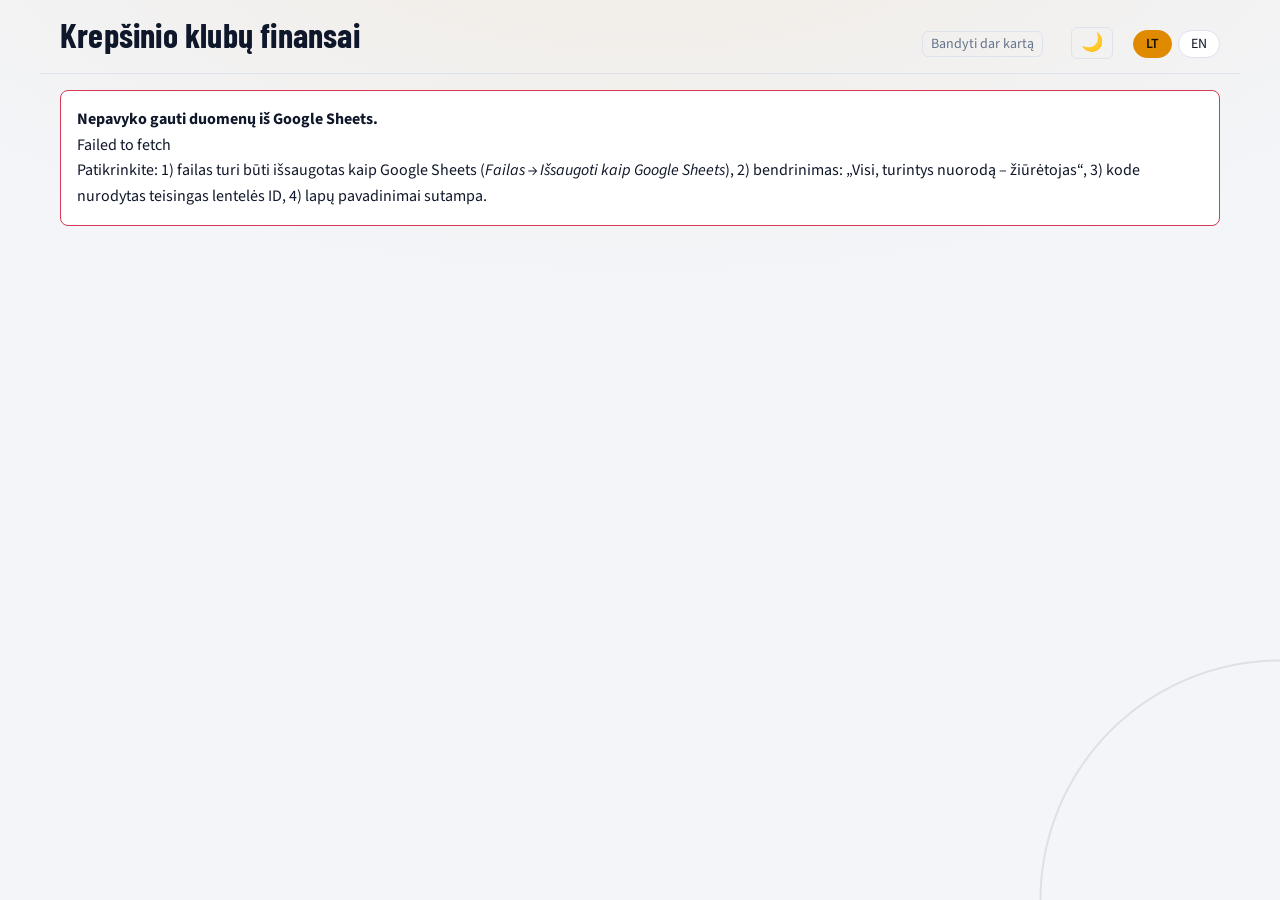
<file: index-42.html>
<!DOCTYPE html>
<html lang="lt">
<head>
<meta charset="utf-8">
<meta name="viewport" content="width=device-width, initial-scale=1">
<title>Krepšinio klubų finansai</title>
<link rel="manifest" href="manifest.json">
<meta name="theme-color" content="#0a1020">
<link rel="icon" type="image/png" href="icon-192.png">
<link rel="apple-touch-icon" href="apple-touch-icon.png">
<meta name="apple-mobile-web-app-title" content="Krepšinio finansai">
<link rel="preconnect" href="https://fonts.googleapis.com">
<link rel="stylesheet" href="https://fonts.googleapis.com/css2?family=Barlow+Condensed:wght@600;700&family=Source+Sans+3:wght@400;600&display=swap">
<style>
:root{--bg:#eef2f8;--card:#fff;--ink:#0f172a;--mute:#64748b;--line:#e2e8f0;--a:#ffb400;--b:#0ea5e9;--sv:#64748b;--pos:#12a150;--neg:#e5254b;--sh:0 1px 2px rgba(15,23,42,.06),0 14px 34px -14px rgba(15,23,42,.25);--hd:'Barlow Condensed','Arial Narrow',sans-serif;--tx:'Source Sans 3',system-ui,sans-serif}
@media(prefers-color-scheme:dark){:root:not([data-t=light]){--bg:#0a1020;--card:#131c30;--ink:#f1f5f9;--mute:#9aa8bf;--line:#223052;--a:#ffc82e;--b:#38bdf8;--sv:#d7dee9;--pos:#34e39a;--neg:#ff6b86;--sh:0 1px 2px #0008,0 16px 36px -14px #000c}}
:root[data-t=dark]{--bg:#0a1020;--card:#131c30;--ink:#f1f5f9;--mute:#9aa8bf;--line:#223052;--a:#ffc82e;--b:#38bdf8;--sv:#d7dee9;--pos:#34e39a;--neg:#ff6b86;--sh:0 1px 2px #0008,0 16px 36px -14px #000c}
*{box-sizing:border-box}
body{margin:0;background:var(--bg);color:var(--ink);font:16px/1.45 var(--tx)}
header{display:flex;flex-wrap:wrap;gap:8px 20px;align-items:baseline;padding:18px 20px 0;max-width:1200px;margin:auto}
h1{font:700 34px/1 var(--hd);margin:0;letter-spacing:.01em}
#st{color:var(--mute);font-size:14px;margin-left:auto}
button{font:inherit;color:inherit;cursor:pointer}
button:focus-visible,input:focus-visible,a:focus-visible{outline:2px solid var(--b);outline-offset:2px}
.ic{background:none;border:1px solid var(--line);border-radius:6px;padding:2px 8px;margin-left:8px}
nav{display:flex;gap:4px;padding:14px 20px 0;max-width:1200px;margin:auto;overflow-x:auto;border-bottom:1px solid var(--line)}
nav button{background:none;border:0;border-bottom:3px solid transparent;font:700 20px var(--hd);padding:6px 12px;color:var(--mute);white-space:nowrap}
nav button[aria-selected=true]{color:var(--ink);border-color:var(--a)}
main{max-width:1200px;margin:auto;padding:16px 20px 60px}
.bar{display:flex;flex-wrap:wrap;gap:8px;align-items:center;margin-bottom:10px}
.chip{border:1px solid var(--line);background:var(--card);border-radius:99px;padding:3px 12px;font-size:14px}
.chip[aria-pressed=true]{background:var(--ink);color:var(--bg);border-color:var(--ink)}
input[type=search]{font:inherit;background:var(--card);color:var(--ink);border:1px solid var(--line);border-radius:8px;padding:6px 10px;min-width:200px;margin-left:auto}
.sum{color:var(--mute);font-size:14px;margin:0 0 10px}
.tw{overflow-x:auto;background:var(--card);border:1px solid var(--line);border-radius:8px}
table{border-collapse:collapse;width:100%;font-variant-numeric:tabular-nums}
th,td{padding:8px 12px;text-align:right;border-bottom:1px solid var(--line);white-space:nowrap}
th{font:700 16px var(--hd);color:var(--mute);cursor:pointer;user-select:none;position:sticky;top:0;background:var(--card)}
th.l,td.l{text-align:left}
th[aria-sort]{color:var(--ink)}
td.l{position:sticky;left:0;background:var(--card)}
td small{display:block;color:var(--mute);font-size:12px;line-height:1.1}
tr:last-child td{border-bottom:0}
.sh{display:inline-flex;align-items:center;gap:8px}
.sh i{display:inline-block;width:70px;height:8px;background:var(--b);border-radius:2px;overflow:hidden;opacity:.9}
.sh i b{display:block;height:100%;background:var(--a)}
.pos{color:var(--pos)}.neg{color:var(--neg)}.na{color:var(--mute)}
td a{margin-right:6px;color:var(--b)}
.cards{display:grid;grid-template-columns:repeat(auto-fill,minmax(300px,1fr));gap:12px}
.card{background:var(--card);border:1px solid var(--line);border-radius:8px;padding:14px 16px}
.card h3{font:700 22px var(--hd);margin:0 0 6px}.card h3 span{color:var(--mute);font-size:16px;margin-left:6px}
.card p{margin:0 0 8px;font-size:15px}
.msg{background:var(--card);border:1px solid var(--neg);border-radius:8px;padding:16px;line-height:1.6}
tr.c,tr.pc{cursor:pointer}tr.c:hover td,tr.pc:hover td{background:color-mix(in srgb,var(--a) 12%,var(--card))}
.cl{display:flex;align-items:center}.lw{display:inline-grid;margin-right:10px;flex:none}.lw>*{grid-area:1/1;margin:0}
.lg{width:30px;height:30px;border-radius:50%;object-fit:contain;background:#fff}.in{display:inline-flex;align-items:center;justify-content:center;color:#fff;font:700 12px var(--hd)}
#md{position:fixed;inset:0;background:#000a;display:none;align-items:flex-end;justify-content:center;z-index:9}#md.o{display:flex}
.sheet{background:var(--bg);width:min(900px,100%);max-height:92vh;overflow:auto;border-radius:14px 14px 0 0;padding:18px 20px 28px}
@media(min-width:800px){#md{align-items:center}.sheet{border-radius:14px}}
.kp{display:grid;grid-template-columns:repeat(auto-fit,minmax(140px,1fr));gap:10px;margin:12px 0}
.kp div{background:var(--card);border:1px solid var(--line);border-radius:8px;padding:8px 12px}.kp small{display:block;color:var(--mute);font-size:12px}.kp b{font:700 24px var(--hd)}
h2,h3{font-family:var(--hd);margin:8px 0 4px}h2{font-size:30px;margin:0}.top{display:flex;gap:8px;margin-bottom:10px}.top button{margin-left:auto}
.top button,.lk{border:1px solid var(--line);background:var(--card);border-radius:8px;padding:4px 12px;color:var(--ink);text-decoration:none;font-size:14px}
iframe{width:100%;height:calc(100vh - 150px);min-height:620px;border:1px solid var(--line);border-radius:8px;background:#fff}
#lang{display:flex;gap:6px}.pf{position:relative;cursor:help;border-bottom:1px dotted var(--mute)}.tip{display:none;position:absolute;left:0;top:140%;z-index:5;width:min(380px,80vw);background:var(--card);color:var(--ink);border:1px solid var(--line);border-radius:8px;padding:8px 10px;font-size:14px;line-height:1.4;box-shadow:0 6px 20px #0005}.pf:hover .tip,.pf:focus .tip{display:block}
body{background:radial-gradient(900px 380px at 85% -8%,color-mix(in srgb,var(--a) 16%,transparent),transparent),radial-gradient(700px 320px at -5% 0,color-mix(in srgb,var(--b) 12%,transparent),transparent),var(--bg);background-attachment:fixed}
.tw,.kp div,.card,.sheet,.chip{box-shadow:var(--sh)}.chip{border-radius:99px}.chip[aria-pressed=true]{background:linear-gradient(135deg,var(--a),#ff8a00);color:#1b1300;border-color:transparent;font-weight:700}
.pos,.neg{display:inline-block;padding:1px 10px;border-radius:99px;font-weight:700}.pos{color:var(--pos);background:color-mix(in srgb,var(--pos) 18%,transparent)}.neg{color:var(--neg);background:color-mix(in srgb,var(--neg) 18%,transparent)}
.sh i{background:color-mix(in srgb,var(--b) 28%,transparent);height:9px;border-radius:9px}.sh i b{background:linear-gradient(90deg,#ffd54a,#ff8a00);border-radius:9px}
.kp b{background:linear-gradient(135deg,var(--ink),color-mix(in srgb,var(--ink) 55%,var(--b)));-webkit-background-clip:text;background-clip:text;-webkit-text-fill-color:transparent}.kp b .pos,.kp b .neg{-webkit-text-fill-color:currentColor}
#th{font-size:18px;padding:2px 9px}.rl{height:44px;max-width:130px;object-fit:contain;background:#fff;border-radius:10px;padding:4px;box-shadow:var(--sh)}
.sx{position:relative;display:inline-block;margin-bottom:8px}.sx .opts{display:none;position:absolute;left:0;top:calc(100% - 2px);z-index:6;padding:10px;gap:6px;flex-wrap:wrap;width:min(430px,88vw);background:var(--card);border:1px solid var(--line);border-radius:14px;box-shadow:var(--sh)}.sx:hover .opts,.sx:focus-within .opts{display:flex}
.ms{display:none;font:inherit;background:var(--card);color:var(--ink);border:1px solid var(--line);border-radius:10px;padding:8px 10px;margin:0 0 10px;width:100%}
@media(max-width:720px){
 header{padding:14px 14px 0}h1{font-size:28px}#st{margin-left:0;width:100%}main{padding:12px 12px 60px}nav{padding:10px 12px 0}
 .bar{gap:6px}.bar.n{flex-wrap:nowrap;overflow-x:auto;padding-bottom:6px}.bar.n .chip{white-space:nowrap;flex:none}input[type=search]{width:100%;margin:0}
 .ms{display:block}.sum{font-size:13px}
 .tw{background:transparent;border:0;box-shadow:none;overflow:visible}
 .tw table,.tw tbody,.tw tr,.tw td{display:block}.tw thead{display:none}
 .tw tr{display:grid;grid-template-columns:1fr 1fr;gap:10px 14px;background:var(--card);border:1px solid var(--line);border-radius:16px;box-shadow:var(--sh);padding:14px;margin-bottom:12px}
 .tw td{border:0;padding:0;text-align:left;white-space:normal;position:static;background:transparent}
 .tw td.l{grid-column:1/-1;font-size:18px}.tw td.l small{display:block;margin-bottom:2px}
 .tw td[data-lb]:not(.l)::before{content:attr(data-lb);display:block;color:var(--mute);font-size:11px;font-weight:600;text-transform:uppercase;letter-spacing:.05em;margin-bottom:1px}
 .tw tr:hover td{background:transparent}.tw tr.c:active,.tw tr.pc:active{transform:scale(.99)}
 #md{align-items:flex-end}.sheet{max-height:94vh;max-height:94dvh;padding:14px 14px 30px;border-radius:20px 20px 0 0}h2{font-size:26px}
 .kp{grid-template-columns:1fr 1fr;gap:8px}.kp b{font-size:21px}.kp small{font-size:11px}
 .sx .opts{width:min(430px,calc(100vw - 24px))}
}
@media(max-width:720px){.tw.ch{background:var(--card);border:1px solid var(--line);box-shadow:var(--sh);border-radius:14px}.rl{height:38px;max-width:84px}.cl h2{overflow-wrap:anywhere}}
body.lk{position:fixed;left:0;right:0;width:100%;overflow:hidden}#md,.sheet{overscroll-behavior:contain}.sheet.sm{width:min(560px,100%)}.sheet{padding-top:0!important;max-height:92vh;max-height:92dvh}.top{position:sticky;top:0;z-index:3;background:var(--bg);padding:12px 0 8px;margin-bottom:6px}
.srcs{display:inline-flex;gap:6px;flex-wrap:wrap;vertical-align:middle}
.srcs a{display:inline-flex;align-items:center;justify-content:center;min-width:30px;height:30px;padding:0 6px;margin:0;border:1px solid var(--line);border-radius:8px;background:color-mix(in srgb,var(--b) 14%,var(--card));color:var(--b);font-weight:700;font-size:14px;text-decoration:none}
.srcs a:hover{background:color-mix(in srgb,var(--b) 28%,var(--card))}
.cfe,.kp b .cfe,.kp div:first-child b .cfe{color:var(--mute)!important;-webkit-text-fill-color:var(--mute)!important;opacity:.8;text-shadow:none!important}.cft{margin-left:3px;font-size:inherit;font-weight:700;letter-spacing:.02em;text-transform:lowercase;white-space:nowrap}.cft-t{color:var(--a);-webkit-text-fill-color:var(--a)}.cft-s{color:#e8c35a;-webkit-text-fill-color:#e8c35a}.cfl{display:flex;flex-wrap:wrap;gap:4px 16px;align-items:center}.cfl b{font-weight:600}.cfl b:not(.cfe){color:var(--ink);-webkit-text-fill-color:var(--ink)}
.est{font-style:italic;text-decoration:underline dotted;text-decoration-color:var(--a);text-underline-offset:3px}
@media(max-width:720px),(pointer:coarse){.srcs{gap:10px}.srcs a{min-width:46px;height:46px;font-size:17px;border-radius:12px}.tw td.sc{grid-column:1/-1}}
.ctabs{display:flex;gap:4px;border-bottom:1px solid var(--line);margin:10px 0 12px}
.ctabs button{background:none;border:0;border-bottom:3px solid transparent;font:700 20px var(--hd);padding:6px 14px;color:var(--mute);margin:0}
.ctabs button[aria-selected=true]{color:var(--ink);border-color:var(--a)}
.cmpw{overflow-x:auto;background:var(--card);border:1px solid var(--line);border-radius:14px;box-shadow:var(--sh);margin-top:6px}
.cmpw table{border-collapse:collapse;width:100%}
.cmpw th,.cmpw td{padding:9px 12px;border-bottom:1px solid var(--line);text-align:right;white-space:nowrap;font-size:15px}
.cmpw th{position:static;cursor:default;white-space:normal;min-width:96px;vertical-align:bottom}
.cmpw th:first-child,.cmpw td:first-child{text-align:left;position:sticky;left:0;background:var(--card);color:var(--mute);font-size:13px;min-width:112px;white-space:normal;z-index:1}
.cmpw tr:last-child td{border-bottom:0}
.cmpw td.best{font-weight:700;color:var(--pos)}
.kp div{border:1.5px solid color-mix(in srgb,var(--a) 62%,transparent);background:linear-gradient(160deg,color-mix(in srgb,var(--a) 10%,var(--card)),var(--card) 62%);box-shadow:0 0 0 1px color-mix(in srgb,var(--a) 8%,transparent),0 10px 26px -14px color-mix(in srgb,var(--a) 60%,transparent)}
.lc{background:linear-gradient(180deg,color-mix(in srgb,var(--a) 7%,var(--card)),var(--card));border:1px solid color-mix(in srgb,var(--a) 30%,var(--line));border-radius:16px;padding:10px 8px 6px;box-shadow:0 12px 34px -18px color-mix(in srgb,var(--a) 55%,transparent)}
.lc svg{display:block;width:100%;max-width:760px;margin:0 auto;height:auto;overflow:visible}
.lc .tp,.lc .gd{opacity:0;pointer-events:none;transition:opacity .15s}
.lc .pt{cursor:pointer;outline:none}.lc .pt:hover .tp,.lc .pt:focus .tp,.lc .pt:hover .gd,.lc .pt:focus .gd,.lc .pt.sel .tp,.lc .pt.sel .gd{opacity:1}
.lc svg:has(.pt:hover) .pt.sel:not(:hover) .tp,.lc svg:has(.pt:focus) .pt.sel:not(:focus) .tp,.lc svg:has(.pt:hover) .pt.sel:not(:hover) .gd,.lc svg:has(.pt:focus) .pt.sel:not(:focus) .gd{opacity:0}
.pills{display:flex;gap:8px;flex-wrap:wrap;justify-content:center;margin:12px 0 4px}
.pills .chip{padding:5px 14px;font-size:14px}
.lgd{display:flex;flex-wrap:wrap;gap:6px 18px;font-size:13px;color:var(--mute);margin:10px 2px 2px}
.lgd i{display:inline-block;width:18px;height:4px;border-radius:4px;margin-right:6px;vertical-align:middle}
</style>
</head>
<body>
<header><h1 id="h1">Krepšinio klubų finansai</h1><span id="st">Kraunama…</span><button class="ic" id="th" aria-label="Tema"></button><span id="lang"><button class="chip" data-l="lt">LT</button> <button class="chip" data-l="en">EN</button></span></header>
<nav role="tablist" id="tabs"></nav>
<main id="out"></main>
<div id="md" aria-modal="true" role="dialog"><div class="sheet" id="sh"></div></div>
<script>
// ---- Nustatymai: Google lentelės ID (turi būti tikra Google Sheets lentelė, ne .xlsx) ----
const SHEET_ID="1Qt4ijFGDmvoLLHb-gCbcAF9KGts6ZC-RHwWzQw68cZI";
// Kiekvienam lapui – galimi pavadinimai (su „/" ir be). Pirmas tinkamas naudojamas.
const SHEETS={b27:["Budgets 26/27","Budgets 2627"],b26:["Budgets 25/26","Budgets 2526"],att:["Attendance 25/26","Attendance 2526","Attendance"],sal:["Player Salaries"],hist:["Historical Budgets"],histatt:["Historical Attendance"]};
const C="Australia|Australija|AU;Austria|Austrija|AT;Belgium|Belgija|BE;Bosnia and Herzegovina|Bosnija ir Hercegovina|BA;Croatia|Kroatija|HR;Czech Republic|Čekija|CZ;Denmark|Danija|DK;Estonia|Estija|EE;Finland|Suomija|FI;France|Prancūzija|FR;Germany|Vokietija|DE;Greece|Graikija|GR;Hungary|Vengrija|HU;Israel|Izraelis|IL;Italy|Italija|IT;Japan|Japonija|JP;Latvia|Latvija|LV;Lithuania|Lietuva|LT;Montenegro|Juodkalnija|ME;North Macedonia|Šiaurės Makedonija|MK;Poland|Lenkija|PL;Portugal|Portugalija|PT;Romania|Rumunija|RO;Serbia|Serbija|RS;Slovakia|Slovakija|SK;Slovenia|Slovėnija|SI;Spain|Ispanija|ES;Turkey|Turkija|TR;United Arab Emirates|Jungtiniai Arabų Emyratai|AE;United Kingdom|Jungtinė Karalystė|GB;Ukraine|Ukraina|UA;Bulgaria|Bulgarija|BG;Georgia|Gruzija|GE;Cyprus|Kipras|CY;Netherlands|Nyderlandai|NL;Switzerland|Šveicarija|CH;Sweden|Švedija|SE;Norway|Norvegija|NO;Iceland|Islandija|IS;Kosovo|Kosovas|XK;Azerbaijan|Azerbaidžanas|AZ;Ireland|Airija|IE;Albania|Albanija|AL;Russia|Rusija|RU;South Korea|Pietų Korėja|KR;USA|JAV|US;China|Kinija|CN;Taiwan|Taivanas|TW;Venezuela|Venesuela|VE;Canada|Kanada|CA;Argentina|Argentina|AR;Brazil|Brazilija|BR;Mexico|Meksika|MX;New Zealand|Naujoji Zelandija|NZ;Philippines|Filipinai|PH;Egypt|Egiptas|EG;Dominican Republic|Dominikos Respublika|DO;Puerto Rico|Puerto Rikas|PR;Lebanon|Libanas|LB;Iran|Iranas|IR;Saudi Arabia|Saudo Arabija|SA;Kazakhstan|Kazachstanas|KZ;Luxembourg|Liuksemburgas|LU;Belarus|Baltarusija|BY;Moldova|Moldova|MD;Malta|Malta|MT;Andorra|Andora|AD;India|Indija|IN;Qatar|Kataras|QA;Uruguay|Urugvajus|UY;Chile|Čilė|CL;Senegal|Senegalas|SN;Nigeria|Nigerija|NG".split(";").map(s=>s.split("|"));
const NAT=Object.fromEntries(C.map(c=>[c[0],c[1]])),FL=Object.fromEntries(C.map(c=>[c[1],c[2]]));
const flag=n=>FL[n]?String.fromCodePoint(...[...FL[n]].map(c=>127397+c.charCodeAt(0)))+" ":"";
const LT2EN=Object.fromEntries(C.map(c=>[c[1],c[0]])),dn=n=>LANG==="en"?(LT2EN[n]||n):n;
let nf=new Intl.NumberFormat("lt-LT",{maximumFractionDigits:0});
const eur=n=>n==null?"–":nf.format(n)+" €";
const E=(t,e)=>e?`<span class="est">~${t}</span>`:t,eE=(n,e)=>E(eur(n),e&&n!=null);
// Biudžeto patikimumas: „Estimated“ reikšmės rodomos pilkai (lentelėje), kortelėje – dar ir su žyma
const CF=(h,on)=>on?`<span class="cfe">${h}</span>`:h,CFL=(on,k)=>on?`<span class="cft cft-${k}"> įvertinta</span>`:"";
const esc=s=>String(s??"").replace(/[&<>"]/g,c=>({"&":"&amp;","<":"&lt;",">":"&gt;",'"':"&quot;"}[c]));
const wd=s=>String(s??"").toLowerCase().replace(/ł/g,"l").replace(/đ/g,"d").replace(/ø/g,"o").replace(/ı/g,"i").replace(/ß/g,"ss").normalize("NFD").replace(/[\u0300-\u036f]/g,"").split(/[^a-z0-9]+/).filter(Boolean);
const mt=(t,q)=>{const qt=wd(q);if(!qt.length)return true;const W=wd(t);return qt.every(x=>W.some(w=>w.startsWith(x)))};
const norm=s=>String(s).toLowerCase().normalize("NFD").replace(/[^a-z0-9]/g,"");
const nat=n=>NAT[n]||n;
const num=v=>{if(v==null)return null;const s=String(v).replace(/[\s\u00a0€$%~≈*]/g,"").replace(/,/g,"");if(!/^-?\d/.test(s))return null;const n=parseFloat(s);return isNaN(n)?null:n};
const est=v=>num(v)!=null&&/[~≈*]/.test(String(v));
const txt=v=>{const s=String(v??"").trim();return(s===""||s==="-"||s[0]==="#")?"":s};
function csv(t){const R=[];let r=[],c="",q=0;for(let i=0;i<t.length;i++){const h=t[i];
 if(q){if(h=='"'){if(t[i+1]=='"'){c+='"';i++}else q=0}else c+=h}
 else if(h=='"')q=1;else if(h==","){r.push(c);c=""}else if(h=="\n"){r.push(c);R.push(r);r=[];c=""}else if(h!="\r")c+=h}
 if(c||r.length){r.push(c);R.push(r)}return R}
let DEF;
async function raw(n){
 const res=await fetch(`https://docs.google.com/spreadsheets/d/${SHEET_ID}/gviz/tq?tqx=out:csv&headers=0&sheet=${encodeURIComponent(n)}`);
 const t=await res.text();
 if(!res.ok||/^\s*</.test(t))throw new Error(`Lapas „${n}" neatsidaro (HTTP ${res.status})`);
 return t}
// Jei lapo pavadinimas neegzistuoja, Google tyliai grąžina pirmą lapą – tokį atsakymą atmetame
// Lankomumo lapai imami per „export“ (pagal gid): gviz CSV išmeta lygų pavadinimus B stulpelyje (jis daugiausia skaitinis),
// todėl lyga ir sezonas būdavo spėjami ir klubai nuslysdavo į senesnius sezonus. Jei export nepavyksta – grįžtama prie gviz.
// Pastaba: export grąžina ir paslėptas eilutes, gviz – ne. Todėl „Player Salaries“ paliekamas per gviz (paslėptos algos nerodomos).
const GID={att:"1041104031",histatt:"2097467801"};
async function rawGid(g){
 const res=await fetch(`https://docs.google.com/spreadsheets/d/${SHEET_ID}/export?format=csv&gid=${g}`);
 const t=await res.text();
 if(!res.ok||/^\s*</.test(t))throw new Error(`gid ${g} (HTTP ${res.status})`);
 return t}
async function load(names,first,gid){
 if(gid){try{const r=csv(await rawGid(gid));if(r.some(x=>x.some(c=>(c||"").trim()==="Club")))return r;throw new Error("netinkamas lapas")}catch(e){console.warn("export nepavyko, naudojamas gviz:",e.message)}}
 for(const n of names){const t=await raw(n);if(first||t!==DEF)return csv(t)}
 throw new Error(`Lapas „${names[0]}" nerastas – patikrinkite jo pavadinimą lentelėje`)}
// Suranda lenteles, kurių antraštės eilutė prasideda reikšme hdr antrame stulpelyje
function blocks(rows,hdr){const out=[];let title="";
 for(let i=0;i<rows.length;i++){const a=(rows[i][1]||"").trim();
  if(a===hdr){const h=rows[i].map(x=>x.trim()),d=[];let j=i+1;
   while(j<rows.length){const b=(rows[j][1]||"").trim();if(!b||b===hdr||/^Vidurkis/.test(b)||(((rows[j+1]||[])[1]||"").trim()===hdr&&rows[j].filter(x=>(x||"").trim()).length===1))break;d.push(rows[j]);j++}
   out.push({title,h,d});i=j-1}
  else if(a)title=a}
 return out}
const ix=(h,re)=>h.findIndex(x=>re.test(x));
function budgets(rows,season,world){const o=[];
 for(const b of blocks(rows,"Nation")){/* Google CSV „pameta" antraštes skaitinių stulpelių viršuje, todėl stulpeliai imami pagal vietą: B šalis, C klubas, D biudžetas, E algos, H vieta, I Europa, J+ šaltiniai */
  const sn=season==="H"?(b.title.match(/(\d\d)\s*\/\s*(\d\d)\s*$/)||[]).slice(1).join("/"):season;if(!sn)continue;
  const ci=b.h.indexOf("Club"),dv=ci>2?ci-2:0,q=season==="26/27"?1:0,c={n:1,club:2+dv,t:3+dv,s:4+dv,p:6+q+dv,e:7+q+dv};
  const src=[8,9,10,11].map(i=>i+q+dv);
  for(const r of b.d){if(!txt(r[c.club]))continue;
   o.push({season:sn,nation:nat(r[1].trim()),div:dv?num(r[2]):null,club:r[c.club].trim(),total:num(r[c.t]),sal:num(r[c.s]),place:num(r[c.p]),eu:txt(r[c.e]).replace(/^https?:.*/,""),est:{total:est(r[c.t]),sal:est(r[c.s])},cf:{total:/^estim/i.test(txt(r[12+q+dv])),sal:/^estim/i.test(txt(r[13+q+dv]))},src:src.map(i=>(r[i]||"").trim()).filter(u=>/^https?:/.test(u))})}}
 return o}
const AD={French:"France",German:"Germany",Spanish:"Spain",Italian:"Italy",Lithuanian:"Lithuania",Greek:"Greece",Turkish:"Turkey",Israeli:"Israel",Polish:"Poland",Serbian:"Serbia",Latvian:"Latvia",Estonian:"Estonia",Finnish:"Finland",Hungarian:"Hungary",Australian:"Australia",Japanese:"Japan",Belgian:"Belgium",Czech:"Czech Republic",Danish:"Denmark",Portuguese:"Portugal",Romanian:"Romania",Slovak:"Slovakia",Slovenian:"Slovenia",Croatian:"Croatia",Austrian:"Austria",Montenegrin:"Montenegro",British:"United Kingdom",Macedonian:"North Macedonia"};
const fr=v=>{const n=num(v);return n==null?null:/%/.test(String(v))||n>1.5?n/100:n};
let BNM=null,BND=null;
function nationOfClub(name){if(BND!==D.bud||!BNM){BNM=new Map();D.bud.forEach(r=>{if(FL[r.nation])BNM.set(norm(r.club),r.nation)});BND=D.bud}
 const k=norm(name);if(BNM.has(k))return BNM.get(k);for(const[c,n]of BNM)if(same(c,name))return n;return""}
function inferNation(rs){const cnt={};let tot=0;for(const x of rs){const n=nationOfClub(x.name);if(n){cnt[n]=(cnt[n]||0)+1;tot++}}
 const e=Object.entries(cnt).sort((a,b)=>b[1]-a[1]);return e.length?(e[0][1]/tot>=.75?e[0][0]:"ABA"):""}
// Google CSV kartais „pameta“ tekstą skaitiniame stulpelyje (lygų pavadinimai B stulpelyje), todėl blokai skiriami pagal antraštės eilutę „Club“,
// o lyga ir sezonas, jei pavadinimo nėra, nustatomi pagal klubus
function attendance(rows,def){const dv=rows.some(r=>(r[2]||"").trim()==="Club")?1:0,blks=[];let pend="",cur=null;
 const prev=t=>{const[a,b]=t.split("/").map(Number);return String(a-1).padStart(2,"0")+"/"+String(b-1).padStart(2,"0")};
 for(const r of rows){const first=(r[1]||"").trim(),a=(r[1+dv]||"").trim();
  if(dv&&!a&&first&&!/^\d+$/.test(first)&&first!=="Division"){pend=first;cur=null;continue}
  if(a==="Club"||a==="Klubas"){cur={title:pend,rows:[]};blks.push(cur);pend="";continue}
  if(!a)continue;
  if(num(r[5+dv])==null&&num(r[6+dv])==null){if(!dv){pend=a;cur=null}continue}
  if(!cur){cur={title:pend,rows:[]};blks.push(cur);pend=""}
  cur.rows.push(r)}
 const o=[];let season=def||"",seen=new Set();
 for(const b of blks){if(!b.rows.length)continue;let tS=null,nation;
  if(b.title){const mm=b.title.match(/(\d\d)\s*\/\s*(\d\d)\s*$/);if(mm)tS=mm[1]+"/"+mm[2];const t0=b.title.replace(/\s*\d\d\s*\/\s*\d\d\s*$/,""),m=t0.match(/^(\w+) league/i);nation=/latvian/i.test(t0)&&/estonian/i.test(t0)?"Latvijos–Estijos lyga":m&&AD[m[1]]?nat(AD[m[1]]):t0.replace(/\s*\(.*/,"").replace(/ league$/i,"")}
  else nation=inferNation(b.rows.map(r=>({name:(r[1+dv]||"").trim()})));
  if(tS){season=tS;seen=new Set([nation])}else{if(nation&&seen.has(nation)){season=prev(season);seen=new Set()}if(nation)seen.add(nation)}
  for(const r of b.rows){const a=(r[1+dv]||"").trim(),first=(r[1]||"").trim(),nums=String(r[6+dv]).split("/").map(num).filter(x=>x!=null),avg=num(r[5+dv]),cap=nums.length?nums[nums.length-1]:null;
   o.push({season,nation,div:dv?num(first):null,club:a,city:txt(r[2+dv]),avg,cap,est:{avg:est(r[5+dv]),cap:est(r[6+dv])},fill:fr(r[7+dv])??(avg!=null&&cap?avg/cap:null),expE:num(r[11+dv]),idxE:num(r[12+dv]),expL:num(r[13+dv]),idxL:num(r[14+dv]),profile:txt(r[15+dv]),place:num(r[16+dv])})}}
 return o}
// ---- Gyvi lankomumo duomenys (ACBattendance projektas: ACB, BBL, LKL) ----
const LIVE_BASE=["https://andriuspanama.github.io/ACBattendance/","https://raw.githubusercontent.com/andriuspanama/ACBattendance/main/"];
const LIVE=[["data/attendance_averages.json","Spain"],["data/bbl/attendance_averages.json","Germany"],["data/lkl/attendance_averages.json","Lithuania"]];
// Pavadinimai, kuriuos ACBattendance naudoja kitaip nei lentelė
const LAL={"Recoletas Salud San Pablo Burgos":"CB San Pablo Burgos","Kosner Baskonia":"Saski Baskonia","Casademont Zaragoza":"Basket Zaragoza","Leyma Coruna":"Basquet Coruna","Monbus Obradoiro":"Obradoiro CAB","Ilerna Lleida":"Forca Lleida CE","Rio Breogan":"Club Baloncesto Breogan","Asisa Joventut":"Club Joventut Badalona","Fiatc Girona":"Basquet Girona","Barca":"FC Barcelona Basquet","Kidsandus Manresa":"Basquet Manresa","La Laguna Tenerife":"CB Canarias Tenerife","Morabanc Andorra":"BC Andorra","Ulm":"Ratiopharm Ulm","Basketball Braunschweig":"Lowen Braunschweig"};
async function getJ(path){for(const b of LIVE_BASE){try{const r=await fetch(b+path+"?t="+Math.floor(Date.now()/60000));if(r.ok)return await r.json()}catch(e){}}return null}
async function addLive(){
 const res=await Promise.all(LIVE.map(([p])=>getJ(p)));
 res.forEach((j,i)=>{if(!j||!j.clubs)return;const cn=nat(LIVE[i][1]),se=String(j.season).replace(/^20(\d\d)-(\d\d)$/,"$1/$2");
  for(const c of j.clubs){const nm=LAL[c.club]||c.club,ba=D.att.find(r=>r.season==="25/26"&&r.country===cn&&same(r.club,nm)),bb=D.bud.find(r=>r.nation===cn&&same(r.club,nm)),bs=ba||bb,cap=ba?ba.cap:null;
   D.att.push({season:se,nation:cn,country:cn,div:bs&&bs.div!=null?bs.div:null,club:bs?bs.club:nm,avg:c.average,games:c.home_games_counted,min:c.min,max:c.max,total:c.total,cap,fill:cap?c.average/cap:null,est:{},live:true,upd:j.updated})}})}
function salaries(rows){const o=[];
 for(const b of blocks(rows,"Role")){const ti=b.h.indexOf("Team"),dv=ti>4?ti-4:0;
  for(const r of b.d){if(!txt(r[2]))continue;
   o.push({role:r[1].trim(),name:r[2].trim(),country:nat((r[3]||"").trim()),div:dv?num(r[4]):null,team:txt(r[4+dv]),season:txt(r[5+dv]),value:num(r[6+dv]),len:txt(r[7+dv]),month:num(r[8+dv]),est:{value:est(r[6+dv]),month:est(r[8+dv])},src:[9,10,11,12].map(i=>(r[i+dv]||"").trim()).filter(u=>/^https?:/.test(u))})}}
 return o}
function taxes(rows){return rows.filter(r=>txt(r[3])&&!/^https?:/.test(r[1])).map(r=>({country:r[1].trim(),season:txt(r[2]),text:r[3].trim(),src:(r[4]||"").trim()}))}

const EN={"Krepšinio klubų finansai":"Basketball Club Finances","Kraunama…":"Loading…","Atnaujinta":"Updated","Atnaujinti":"Refresh","Bandyti dar kartą":"Try again","Nepavyko gauti duomenų iš Google Sheets.":"Could not load data from Google Sheets.","Biudžetai":"Budgets","Biudžeto pokytis (€)":"Budget change (€)","Lankomumas":"Attendance","Žaidėjų algos":"Player salaries","Mokesčių skaičiuoklė":"Tax calculator","Klubas":"Club","Bendras biudžetas":"Total budget","Atlyginimų biudžetas":"Salary budget","Atlyginimų dalis":"Salary share","Biudžeto pokytis":"Budget change","Vieta lygoje":"League place","Europos turnyras":"European competition","Europa":"Europe","Šaltiniai":"Sources","Šaltinis":"Source","nuoroda":"link","Vid. lankomumas":"Avg. attendance","Užpildymas":"Filling rate","Profilis":"Profile","Žaidėjas / treneris":"Player / coach","Komanda":"Team","Šalis":"Country","Sezonas":"Season","sezonas":"season","Sutarties vertė":"Contract value","Trukmė":"Length","Mėnesio alga":"Monthly salary","Visos":"All","Visi turnyrai":"All competitions","įvertinta":"estimated","Įprasti skaičiai – paskelbti žiniasklaidoje":"Regular figures – reported in the media","Pilki skaičiai – įvertinti (apytiksliai, oficialiai nepaskelbti)":"Grey figures – estimated (approximate, not officially reported)","Ieškoti…":"Search…","Paieška":"Search","įrašų, iš jų pilnų duomenų:":"records, with complete data:","vidutinė atlyginimų dalis":"average salary share","(iš ":"(of ","Rodoma pirmos 300 eilučių – siaurinkite paieška ar filtru.":"Showing the first 300 rows – narrow down with search or filter.","Tušti langeliai rodomi „–“ ir į vidurkius neįtraukiami.":"Empty cells are shown as “–” and excluded from averages.","Nieko nerasta":"Nothing found","Uždaryti":"Close","← Atgal":"← Back","Lankomumas 2025/26":"Attendance 2025/26","Galima arenos talpa":"Available arena capacity","Tikėtinas lankomumas tokioje rinkoje Europoje":"Expected attendance for such market in Europe","Tikėtinas lankomumas tokioje rinkoje savoje lygoje":"Expected attendance for such market in own league","Sirgalių traukos indeksas vs Europos konkurentai":"Fan Attraction Index vs European rivals","Sirgalių traukos indeksas vs vietiniai konkurentai":"Fan Attraction Index vs domestic rivals","Žaidėjai ir algos":"Players and salaries","Vardas":"Name","Rolė":"Role","Spauskite žaidėją, kad matytumėte visą algų istoriją.":"Click a player to see the full salary history.","Mėnesio algos pokytis (€)":"Monthly salary change (€)","Algų istorija":"Salary history","įrašų:":"records:","čempionai":"champions","Pareigos":"Role","Lyga":"Division","Realus":"Actual","Tikėtinas":"Expected","Palyginimas":"Compare","Klubai":"Clubs","Lygos":"Leagues","Klubo sezonai":"Club seasons","Rodiklis":"Metric","Pasirink, ką lyginti – paieška aukščiau.":"Pick what to compare using the search above.","Paskutinis sezonas":"Latest season","Didžiausia mėnesio alga":"Peak monthly salary","Sezonas (didžiausia alga)":"Season of peak salary","Įrašų skaičius":"Number of records","Sezonų skaičius":"Number of seasons","Klubų skaičius":"Number of clubs","Vid. biudžetas":"Avg. budget","Biudžetų mediana":"Median budget","Didžiausias biudžetas":"Highest budget","Vid. atlyginimų biudžetas":"Avg. salary budget","Vid. atlyginimų dalis":"Avg. salary share","Vid. klubų lankomumas":"Avg. club attendance","Lankomumo mediana":"Median attendance","Didžiausias klubo lankomumas":"Highest club attendance","Vid. užpildymas":"Avg. filling rate","Mediana":"Median","Mažiausias":"Lowest","Didžiausias":"Highest","Namų rungtynės":"Home games","Lankomumo istorija":"Attendance history","Realus lankomumas":"Actual attendance","Tikėtinas (Europos kontekste)":"Expected (European context)","Šio sezono duomenys dalinai – atnaujinami po kiekvieno turo; užpildymas skaičiuojamas pagal 25/26 arenos talpą.":"This season's data is partial – updated after every round; filling rate uses the 25/26 arena capacity.","apytikslė reikšmė":"estimated value"};
C.forEach(c=>EN[c[1]]=c[0]);
const PAIRS=Object.entries(EN).sort((x,y)=>y[0].length-x[0].length).map(([k,v])=>[new RegExp("(?<![\\p{L}])"+k.replace(/[.*+?^${}()|[\]\\]/g,"\\$&")+"(?![\\p{L}])","gu"),v]);
let LANG=(()=>{try{return localStorage.getItem("lang")||"lt"}catch(e){return"lt"}})(),stH="";
const tr=s=>LANG==="en"?PAIRS.reduce((a,[re,v])=>a.replace(re,v),s):s;
const setSt=s=>{stH=s;$("st").innerHTML=tr(s)};
function setLang(l){LANG=l;try{localStorage.setItem("lang",l)}catch(e){}
 nf=new Intl.NumberFormat(l==="en"?"en-GB":"lt-LT",{maximumFractionDigits:0});document.documentElement.lang=l;
 $("h1").textContent=tr("Krepšinio klubų finansai");document.title=$("h1").textContent;
 document.querySelectorAll("#lang button").forEach(b=>b.setAttribute("aria-pressed",b.dataset.l===l));
 setSt(stH);closeAll();if(D.bud)render()}
// ---- Būsena ir atvaizdavimas ----
const RL='<img class="rl" src="https://rytasvilnius.lt/en/wp-content/uploads/sites/3/2024/07/rytas.png" alt="Rytas" onerror="this.remove()">';
const cmp=v=>v>=1e6?(v/1e6).toFixed(1)+"M":Math.round(v/1000)+"k";
function chart(it,sel,aria){const n=it.length,st=Math.max(38,Math.min(84,Math.floor(300/n))),bw=Math.min(44,Math.max(24,st-24)),f=10,base=92,mb=56,mx=Math.max(...it.map(x=>x.v||0),1),W=Math.max(n*st+14,300),Hh=122;
 return`<div class="tw ch" style="padding:8px 10px"><svg viewBox="0 0 ${W} ${Hh}" style="display:block;width:100%;max-width:${Math.round(W*1.5)}px;margin:0 auto;height:auto" role="img" aria-label="${aria}"><defs><linearGradient id="gy" x1="0" y1="0" x2="0" y2="1"><stop offset="0" stop-color="#ffd84d"/><stop offset="1" stop-color="#ff8a00"/></linearGradient></defs>${it.map((p,i)=>{const x=i*st+(W-n*st)/2+(st-bw)/2,c=x+bw/2,bh=p.v?p.v/mx*mb:0,s=p.l===sel,val=p.v?cmp(p.v):"–",fw=s?800:500;
  return`<g ${p.a||""} ${p.a?'style="cursor:pointer"':""}><title>${esc(p.t)}</title>${p.a?`<rect x="${x-5}" y="0" width="${bw+10}" height="${Hh}" fill="transparent"/>`:""}<rect x="${x}" y="${base-bh}" width="${bw}" height="${Math.max(bh,2)}" rx="4" fill="url(#gy)" ${s?'stroke="var(--ink)" stroke-width="2"':'opacity=".92"'}/>${s?`<text x="${c}" y="${base-bh-19}" text-anchor="middle" font-size="9" fill="var(--ink)">▼</text>`:""}<text x="${c}" y="${base-bh-5}" text-anchor="middle" font-size="${f}" font-weight="${fw}" fill="var(--ink)">${val}</text><text x="${c}" y="${base+15}" text-anchor="middle" font-size="${f}" font-weight="${s?800:400}" fill="${s?"var(--ink)":"var(--mute)"}">${esc(p.l)}</text>${p.s?`<text x="${c}" y="${base+28}" text-anchor="middle" font-size="8" fill="var(--mute)">${esc(p.s)}</text>`:""}</g>`}).join("")}</svg></div>`}
const sx=(cur,list,mk)=>list.length>1?`<div class="sx"><button class="chip cur" aria-pressed="true">${cur} ▾</button><div class="opts">${list.map(mk).join("")}</div></div>`:`<button class="chip" aria-pressed="true">${cur}</button>`;
let TH=(()=>{try{return localStorage.getItem("theme")||""}catch(e){return""}})();
const isDark=()=>TH?TH==="dark":matchMedia("(prefers-color-scheme:dark)").matches;
function syncTheme(){const f=document.querySelector("iframe");try{f.contentDocument.documentElement.setAttribute("data-t",isDark()?"dark":"light")}catch(e){}}
function setTheme(t){TH=t;document.documentElement.setAttribute("data-t",t);try{localStorage.setItem("theme",t)}catch(e){}$("th").textContent=isDark()?"☀️":"🌙";syncTheme()}
let LOGOS={},V=[],H=[];
const tk=s=>String(s||"").toLowerCase().normalize("NFD").replace(/[\u0300-\u036f]/g,"").split(/[^a-z0-9]+/).filter(Boolean);
const same=(a,b)=>{const x=tk(a),y=tk(b);if(!x.length||!y.length)return false;if(x.join("")===y.join(""))return true;const[s,l]=x.length<=y.length?[x,y]:[y,x];return s.join("").length>3&&s.every(w=>l.includes(w))};
const logo=n=>{const u=LOGOS[norm(n)],i=n.split(/\s+/).slice(0,2).map(w=>w[0]).join("").toUpperCase();
 return`<span class="lw"><span class="lg in" style="background:hsl(${[...n].reduce((a,c)=>(a*31+c.charCodeAt(0))%360,7)} 40% 38%)">${esc(i)}</span>${u?`<img class="lg" src="${esc(u)}" alt="" loading="lazy" onerror="this.remove()">`:""}</span>`};
const n0=n=>n==null?"–":nf.format(n),f2=n=>n==null?"–":n.toFixed(2).replace(".",LANG==="en"?".":",");
const PROF=[
[/strong in europe and own/i,"Stipri Europoje ir savo lygoje","Pritraukia aiškiai daugiau žiūrovų nei tikėtasi – ir savo lygoje, ir palyginus su Europos klubais. Pagal bet kokį matą – vienas geriausiai žiūrovus pritraukiančių klubų.","Draws clearly more fans than expected, both in its own league and compared with clubs across Europe. A top fan-attraction club by any measure."],
[/strong in own league.*line with europe/i,"Stipri savo lygoje, atitinka Europos lygį","Lenkia panašaus dydžio rinkos šalies varžovus ir pritraukia maždaug tiek žiūrovų, kiek tipiškas tokio dydžio Europos klubas.","Outperforms its domestic rivals of similar market size and draws about as many fans as a typical European club of its size."],
[/strong (for its|in own) league.*below|strong for its league/i,"Stipri savo lygoje (žemiau Europos)","Išsiskiria savo lygoje, bet visa lyga pritraukia mažiau žiūrovų nei kitos, todėl klubas vis tiek atsilieka nuo panašių Europos klubų.","A standout in its own league, but the league as a whole draws fewer fans than others, so the club still trails comparable European clubs."],
[/in line with own league.*above/i,"Atitinka savo lygą, aukščiau Europos","Pritraukia maždaug tiek, kiek tikimasi savo lygoje. Kadangi lyga populiari, klubas vis tiek viršija Europos vidurkį.","Draws about what's expected in its own league. Because that league is popular, this still puts the club above the European average."],
[/in line with expectations/i,"Atitinka lūkesčius (lyga ir Europa)","Pritraukia maždaug tiek žiūrovų, kiek tikėtasi – ir savo lygoje, ir Europoje. Nei išsiskiria, nei atsilieka.","Draws about as many fans as expected, both in its own league and across Europe. Neither a standout nor a laggard."],
[/in line with own league.*below/i,"Atitinka savo lygą, žemiau Europos","Rodo tikėtą rezultatą tarp šalies varžovų, bet jo lyga pritraukia mažiau žiūrovų nei kitos, todėl atsilieka nuo panašių Europos klubų.","Performs as expected among domestic rivals, but its league draws fewer fans than others, so it falls short of comparable European clubs."],
[/capacity/i,"Apribota talpos (arena pilna)","Lankomumas mažesnis nei tikėtasi, bet arena beveik pilna per kiekvienas rungtynes. Skaičius riboja pastatas, o ne susidomėjimo trūkumas; tikroji paklausa tikriausiai didesnė.","Attendance is below expected, but the arena is nearly full every game. The building, not a lack of interest, holds the numbers back; real demand is likely higher."],
[/helped by/i,"Padeda stipri lyga (yra tuščių vietų)","Pritraukia mažiau žiūrovų nei tikėtasi savo lygoje, arenoje yra tuščių vietų, bet bendras lygos populiarumas išlaiko klubą Europos vidurkio lygyje ar aukščiau.","Draws fewer fans than expected for its league, with empty seats in the arena, but the league's overall popularity keeps it at or above the European average."],
[/low interest/i,"Mažas susidomėjimas (yra tuščių vietų)","Pritraukia mažiau žiūrovų nei tikėtasi ir savo lygoje, ir Europoje, arenoje yra tuščių vietų. Silpniausias žiūrovų pritraukimas šiame palyginime.","Draws fewer fans than expected in its own league and across Europe, and its arena has empty seats. Weakest fan attraction in the comparison."]];
const pf=p=>PROF.find(x=>x[0].test(p||"")),pl=p=>{const x=pf(p);return LANG==="lt"&&x?x[1]:p},pd=p=>{const x=pf(p);return x?(LANG==="lt"?x[2]:x[3]):""};
const monoPath=P=>{const n=P.length;if(n<2)return"";const dx=[],m=[],t=new Array(n);
 for(let i=0;i<n-1;i++){dx[i]=P[i+1][0]-P[i][0];m[i]=(P[i+1][1]-P[i][1])/dx[i]}
 t[0]=m[0];t[n-1]=m[n-2];for(let i=1;i<n-1;i++)t[i]=m[i-1]*m[i]<=0?0:(m[i-1]+m[i])/2;
 for(let i=0;i<n-1;i++){if(m[i]===0){t[i]=0;t[i+1]=0}else{const a=t[i]/m[i],b=t[i+1]/m[i],h=Math.hypot(a,b);if(h>3){const k=3/h;t[i]=k*a*m[i];t[i+1]=k*b*m[i]}}}
 let d="M"+P[0][0].toFixed(1)+" "+P[0][1].toFixed(1);
 for(let i=0;i<n-1;i++){const h=dx[i]/3;d+="C"+(P[i][0]+h).toFixed(1)+" "+(P[i][1]+t[i]*h).toFixed(1)+" "+(P[i+1][0]-h).toFixed(1)+" "+(P[i+1][1]-t[i+1]*h).toFixed(1)+" "+P[i+1][0].toFixed(1)+" "+P[i+1][1].toFixed(1)}
 return d};
function linech(pts,sel){const W=360,H=240,L=46,R=22,T=30,B=40,n=pts.length,base=H-B,
 vs=pts.flatMap(p=>[p.real,p.exp]).filter(v=>v!=null),mn=Math.min(...vs),mxv=Math.max(...vs,1),sp=mxv-mn;
 let lo=sp<mxv*.04?0:Math.max(0,mn-sp*.9),hi=mxv+(sp<mxv*.04?mxv*.15:sp*.5);
 const raw=(hi-lo)/3,p10=Math.pow(10,Math.floor(Math.log10(raw))),step=[1,2,2.5,5,10].map(m=>m*p10).find(x=>x>=raw);
 lo=Math.floor(lo/step)*step;hi=Math.ceil(hi/step)*step;const tk=[];for(let v=lo;v<=hi+1e-9;v+=step)tk.push(v);
 const X=i=>L+(n<2?(W-L-R)/2:i*(W-L-R)/(n-1)),Y=v=>T+(1-(v-lo)/(hi-lo))*(H-T-B),
 ax=v=>v>=1000?(v/1000).toFixed(1).replace(/\.0$/,"")+"k":String(Math.round(v)),
 runs=k=>{const r=[];let c=[];pts.forEach((p,i)=>{if(p[k]==null){if(c.length)r.push(c);c=[]}else c.push([X(i),Y(p[k])])});if(c.length)r.push(c);return r},
 sw=Math.max(36,(W-L-R)/Math.max(n-1,1));
 const area=runs("real").filter(r=>r.length>1).map(r=>`<path d="${monoPath(r)}L${r[r.length-1][0].toFixed(1)} ${base}L${r[0][0].toFixed(1)} ${base}Z" fill="url(#lag)"/>`).join(""),
  line=(k,col,w,f)=>runs(k).filter(r=>r.length>1).map(r=>`<path d="${monoPath(r)}" fill="none" stroke="${col}" stroke-width="${w}" stroke-linecap="round" stroke-linejoin="round"${f?' filter="url(#lgl)"':""}/>`).join("");
 return`<div class="lc"><svg viewBox="0 0 ${W} ${H}" role="img" aria-label="Lankomumo istorija"><defs><linearGradient id="lag" x1="0" y1="0" x2="0" y2="1"><stop offset="0" stop-color="#ffb400" stop-opacity=".30"/><stop offset="1" stop-color="#ffb400" stop-opacity="0"/></linearGradient><filter id="lgl" x="-20%" y="-40%" width="140%" height="180%"><feGaussianBlur stdDeviation="3.2" result="b"/><feMerge><feMergeNode in="b"/><feMergeNode in="SourceGraphic"/></feMerge></filter></defs>`
  +tk.map(v=>`<line x1="${L}" x2="${W-R}" y1="${Y(v).toFixed(1)}" y2="${Y(v).toFixed(1)}" stroke="var(--mute)" stroke-opacity=".45" stroke-width="1" stroke-dasharray="1 5" stroke-linecap="round"/><text x="${L-8}" y="${(Y(v)+3.5).toFixed(1)}" text-anchor="end" font-size="10" fill="var(--mute)">${ax(v)}</text>`).join("")
  +pts.map((p,i)=>`<line x1="${X(i).toFixed(1)}" x2="${X(i).toFixed(1)}" y1="${T-6}" y2="${base}" stroke="var(--mute)" stroke-opacity=".3" stroke-width="1" stroke-dasharray="1 6" stroke-linecap="round"/><text x="${X(i).toFixed(1)}" y="${H-14}" text-anchor="middle" font-size="11" font-weight="${p.s===sel?800:400}" fill="${p.s===sel?"var(--a)":"var(--mute)"}">${p.s}</text>`).join("")
  +area+line("exp","var(--sv)",2.2,0)+line("real","var(--a)",3.4,1)
  +pts.map((p,i)=>{const x=X(i).toFixed(1),s=p.s===sel;return(p.exp!=null?`<circle cx="${x}" cy="${Y(p.exp).toFixed(1)}" r="${s?5:3.6}" fill="var(--card)" stroke="var(--sv)" stroke-width="2"/>`:"")+(p.real!=null?`<circle cx="${x}" cy="${Y(p.real).toFixed(1)}" r="${s?6.5:4.6}" fill="${p.part?"var(--card)":"var(--a)"}" stroke="var(--a)" stroke-width="2.4" filter="url(#lgl)"/>`:"")}).join("")
  +pts.map((p,i)=>{const x=X(i),ys=[p.real,p.exp].filter(v=>v!=null).map(Y),yt=Math.min(...ys),w=138,h=p.exp!=null?58:44,tx=Math.max(2,Math.min(x-w/2,W-w-2)),ty=Math.max(2,Math.min(yt-h-20,base-h-4));
   return`<g class="pt${p.s===sel?" sel":""}" tabindex="0"><title>${p.s}</title><rect x="${(x-sw/2).toFixed(1)}" y="${T-8}" width="${sw.toFixed(1)}" height="${H-T-B+8}" fill="transparent"/><line class="gd" x1="${x.toFixed(1)}" x2="${x.toFixed(1)}" y1="${T-6}" y2="${base}" stroke="var(--a)" stroke-opacity=".55" stroke-dasharray="3 4"/><g class="tp"><rect x="${tx.toFixed(1)}" y="${ty.toFixed(1)}" width="${w}" height="${h}" rx="9" fill="var(--card)" stroke="var(--a)" stroke-opacity=".7"/><text x="${(tx+10).toFixed(1)}" y="${(ty+17).toFixed(1)}" font-size="11" font-weight="700" fill="var(--ink)">Sezonas ${p.s}</text>${p.real!=null?`<circle cx="${(tx+14).toFixed(1)}" cy="${(ty+30).toFixed(1)}" r="3.5" fill="var(--a)"/><text x="${(tx+23).toFixed(1)}" y="${(ty+34).toFixed(1)}" font-size="11" fill="var(--ink)">Realus: <tspan font-weight="700">${nf.format(p.real)}</tspan>${p.part?" ("+p.n+")":""}</text>`:""}${p.exp!=null?`<circle cx="${(tx+14).toFixed(1)}" cy="${(ty+46).toFixed(1)}" r="3.5" fill="var(--sv)"/><text x="${(tx+23).toFixed(1)}" y="${(ty+50).toFixed(1)}" font-size="11" fill="var(--ink)">Tikėtinas: <tspan font-weight="700">${nf.format(p.exp)}</tspan></text>`:""}</g></g>`}).join("")
  +`</svg></div>`}
const attBlock=(a,AR,ctx)=>{const k=[["Vid. lankomumas",E(n0(a.avg),a.avg!=null&&a.est&&a.est.avg)]],add=(l,v,ok)=>{if(ok)k.push([l,v])};
 add("Galima arenos talpa",E(n0(a.cap),a.est&&a.est.cap),a.cap!=null);add("Užpildymas",pct(a.fill),a.fill!=null);add("Lyga",dvf(a.div),a.div!=null);
 add("Namų rungtynės",n0(a.games),a.games!=null);add("Mažiausias",n0(a.min),a.min!=null);add("Didžiausias",n0(a.max),a.max!=null);
 add("Tikėtinas lankomumas tokioje rinkoje Europoje",n0(a.expE),a.expE!=null);add("Sirgalių traukos indeksas vs Europos konkurentai",f2(a.idxE),a.idxE!=null);
 add("Tikėtinas lankomumas tokioje rinkoje savoje lygoje",n0(a.expL),a.expL!=null);add("Sirgalių traukos indeksas vs vietiniai konkurentai",f2(a.idxL),a.idxL!=null);
 const hs=[...AR].sort((x,y)=>x.season.localeCompare(y.season)).filter(r=>r.avg!=null||r.expE!=null).map(r=>({s:r.season,real:r.avg,exp:r.expE,part:!!r.live,n:r.games}));
 return`<h3>Lankomumas 20${a.season.slice(0,2)}/${a.season.slice(3)}</h3><div class="kp">${k.map(([l,v])=>kp(l,v)).join("")}</div>${a.live?`<p class="sum">Šio sezono duomenys dalinai – atnaujinami po kiekvieno turo; užpildymas skaičiuojamas pagal 25/26 arenos talpą.</p>`:""}${a.profile?`<p class="sum"><b>Profilis:</b> <span class="pf" tabindex="0">${esc(pl(a.profile))}${pd(a.profile)?` ⓘ<span class="tip">${esc(pd(a.profile))}</span>`:""}</span></p>`:""}${hs.length>1?"<h3>Lankomumo istorija</h3>"+linech(hs,a.season)+`<div class="pills">${hs.map(p=>`<button class="chip" ${ctx||""} data-ca="${p.s}" aria-pressed="${p.s===a.season}">${p.s}</button>`).join("")}</div><div class="lgd"><span><i style="background:var(--a)"></i>Realus lankomumas</span><span><i style="background:var(--sv)"></i>Tikėtinas (Europos kontekste)</span></div>`:""}`};
const kp=(l,v)=>`<div><small>${l}</small><b>${v}</b></div>`;
const RN=["","I","II","III","IV","V"],dvf=v=>v==null?'<span class="na">–</span>':(RN[v]||v);
const pct=n=>n==null?"–":Math.round(n*100)+"%";
const cell=r=>`<span title="${esc(r.nation)}">${flag(r.country||r.nation)}</span><b>${esc(r.club)}</b>`;
let HP=0,LY=0,RP=false;
function show(html){H.push(html);if(RP)RP=false;else{history.pushState({m:1},"");HP++}draw()}
function closeAll(){const n=HP;H=[];HP=0;draw();if(n)history.go(-n)}
addEventListener("popstate",()=>{if(HP>0){HP--;H.pop();draw()}});
function draw(){const m=$("md"),b=document.body;
 if(!H.length){m.classList.remove("o");if(b.classList.contains("lk")){b.classList.remove("lk");b.style.top="";scrollTo(0,LY)}return}
 if(!b.classList.contains("lk")){LY=scrollY;b.style.top=-LY+"px";b.classList.add("lk")}
 const cur=H[H.length-1];$("sh").className="sheet"+(cur.startsWith("<!--sm-->")?" sm":"");
 $("sh").innerHTML=tr(`<div class="top"><button id="bk" style="margin:0">← Atgal</button><button id="cl">Uždaryti ✕</button></div>`+cur);m.classList.add("o");$("sh").scrollTop=0;requestAnimationFrame(()=>{$("sh").scrollTop=0})}
function club(name,nation,season,rep,mode,as){
 if(rep){H.pop();RP=true}
 const m=r=>(!nation||r.nation===nation||r.country===nation)&&same(r.club,name),AR=D.att.filter(m).sort((x,y)=>y.season.localeCompare(x.season)),ases=AR.map(r=>r.season),aS=ases.includes(as)?as:ases[0],A=AR.find(r=>r.season===aS),
  ss=[...new Set([...D.bud.filter(r=>m(r)&&(r.total!=null||r.sal!=null)).map(r=>r.season),...D.sal.filter(p=>same(p.team,name)).map(p=>p.season)])].filter(Boolean).sort().reverse(),
  at=!!A&&(mode==="att"||!ss.length);
 if(!at&&ss.length&&!ss.includes(season))season=ss[0];
 const b=budgetRows(season).find(m),a=A,
  ps=at?[]:D.sal.filter(p=>p.season===season&&same(p.team,name)).sort((x,y)=>(y.month||0)-(x.month||0)),nm=b?b.club:a?a.club:name,nt=b?b.nation:a?(a.country||a.nation):nation,
  tabs=A&&ss.length?`<div class="ctabs" role="tablist">${[["bud","Biudžetai"],["att","Lankomumas"]].map(([k,l])=>`<button role="tab" data-ct="${k}" data-n="${esc(name)}" data-nat="${esc(nation)}" data-ss="${season}" aria-selected="${(k==="att")===at}">${l}</button>`).join("")}</div>`:"";
 const bh=[...new Map(D.bud.filter(m).filter(r=>r.total!=null).sort((x,y)=>x.season.localeCompare(y.season)).map(r=>[r.season,r])).values()];
 const w7=(()=>{const i=bh.findIndex(r=>r.season===season),s=Math.max(0,Math.min(bh.length-7,i<0?bh.length-7:i-3));return bh.slice(s,s+7)})();
 show(`<div class="cl" style="gap:12px;flex-wrap:nowrap">${/rytas/i.test(nm)?RL:""}<h2 style="min-width:0">${esc(nm)}</h2></div><p class="sum">${flag(nt)}${esc(nt)}${at?"":" · sezonas "+season}</p>`+tabs
 +(at&&ases.length>1?sx(aS,ases,s=>`<button class="chip" data-ca="${s}" data-n="${esc(name)}" data-nat="${esc(nation)}" data-ss="${season}" aria-pressed="${s===aS}">${s}</button>`):"")
 +(!at&&ss.length>1?sx(season,ss,s=>`<button class="chip" data-cs="${s}" data-n="${esc(name)}" data-nat="${esc(nation)}" aria-pressed="${s===season}">${s}</button>`):"")
 +(/rytas/i.test(nm)?`<div class="bar">${["BCL čempionai 2026","Eurocup čempionai 2x","LKL čempionai 7x"].map(t=>`<span class="chip">🏆 ${t}</span>`).join("")}</div><div class="cl" style="gap:14px;margin:4px 0 8px">${[["rytas-1.jpg","Darius Gudelis","CEO"],["rytas-2.jpg","Mindaugas Brazys","President"]].map(([f,n,t])=>`<figure style="margin:0;text-align:center"><img src="${f}" alt="${n}" onerror="this.parentNode.remove()" style="width:64px;height:64px;border-radius:50%;object-fit:cover;object-position:50% 20%"><figcaption class="sum" style="margin:2px 0 0">${n}<br>${t}</figcaption></figure>`).join("")}</div>`:"")
 +(b&&!at?`<div class="kp">${kp("Bendras biudžetas"+CFL(b.cf&&b.cf.total&&b.total!=null,"t"),eE(b.total,b.est&&b.est.total))}${kp("Atlyginimų biudžetas"+CFL(b.cf&&b.cf.sal&&b.sal!=null,"s"),eE(b.sal,b.est&&b.est.sal))}${kp("Atlyginimų dalis",pct(b.share))}${b.chg==null?"":kp("Biudžeto pokytis",`<span class="${b.chg>=0?"pos":"neg"}">${b.chg>=0?"+":""}${pct(b.chg)}</span>`)}${b.div!=null?kp("Lyga",dvf(b.div)):""}${b.place?kp("Vieta lygoje",b.place):""}${b.eu?kp("Europa",esc(b.eu)):""}</div><p class="sum">Šaltiniai: ${links(b)}</p>`:"")
 +(!at&&bh.length>1?"<h3>Biudžeto pokytis (€)</h3>"+chart(w7.map(r=>({l:r.season,v:r.total,s:"",t:r.season+": "+eur(r.total),a:`data-cs="${r.season}" data-n="${esc(name)}" data-nat="${esc(nation)}"`})),season,"Biudžeto pokytis"):"")
 +(at&&a?attBlock(a,AR,`data-n="${esc(name)}" data-nat="${esc(nation)}" data-ss="${season}"`):"")
 +(ps.length?`<h3>Žaidėjai ir algos (${season})</h3><div class="tw"><table><thead><tr><th class="l">Vardas</th><th>Pareigos</th><th>Mėnesio alga</th><th>Sutarties vertė</th></tr></thead><tbody>${ps.map(p=>`<tr class="pc" data-p="${esc(p.name)}"><td class="l"><b>${esc(p.name)}</b></td><td data-lb="Pareigos">${esc(p.role)||"–"}</td><td data-lb="Mėnesio alga">${eE(p.month,p.est&&p.est.month)}</td><td data-lb="Sutarties vertė">${eE(p.value,p.est&&p.est.value)}</td></tr>`).join("")}</tbody></table></div><p class="sum">Spauskite žaidėją, kad matytumėte visą algų istoriją.</p>`:""))}
function player(name){
 const h=D.sal.filter(p=>norm(p.name)===norm(name)).sort((x,y)=>(x.season||"").localeCompare(y.season||"")),mx=Math.max(...h.map(p=>p.month||0),1),w=Math.max(320,h.length*64),hd=h.some(p=>p.div!=null);
 const svg=chart(h.slice(-7).map(p=>({l:p.season,v:p.month,s:(p.team||"").slice(0,9),t:(p.role?p.role+" · ":"")+(p.team||"")+" "+(p.season||""),a:`data-club="${esc(p.team)}" data-season="${esc(p.season)}"`})),null,"Mėnesio algos pokytis");
 const last=h[h.length-1]||{},pk=h.filter(p=>p.month!=null).sort((x,y)=>y.month-x.month)[0],
  kpi=h.length?`<div class="kp">${kp("Komanda · "+esc(last.season||""),esc(last.team)||"–")}${kp("Pareigos",esc(last.role)||"–")}${kp("Mėnesio alga",eE(last.month,last.est&&last.est.month))}${pk?kp("Didžiausia mėnesio alga",eE(pk.month,pk.est&&pk.est.month)):""}${kp("Sezonų skaičius",n0(new Set(h.map(p=>p.season)).size))}</div>`:"";
 show(`<h2>${esc(h[0]?h[0].name:name)}</h2>${kpi}${h.length>1?`<h3>Mėnesio algos pokytis (€)</h3>${svg}`:""}<h3>Algų istorija</h3><div class="tw"><table><thead><tr><th class="l">Sezonas</th><th>Pareigos</th><th>Komanda</th>${hd?"<th>Lyga</th>":""}<th>Sutarties vertė</th><th>Trukmė</th><th>Mėnesio alga</th><th>Šaltiniai</th></tr></thead><tbody>${h.map(p=>`<tr class="pc" data-club="${esc(p.team)}" data-season="${esc(p.season)}"><td class="l">${esc(p.season)||"–"}</td><td data-lb="Pareigos">${esc(p.role)||"–"}</td><td data-lb="Komanda">${esc(p.team)||"–"}</td>${hd?`<td data-lb="Lyga">${dvf(p.div)}</td>`:""}<td data-lb="Sutarties vertė">${eE(p.value,p.est&&p.est.value)}</td><td data-lb="Trukmė">${esc(p.len)||"–"}</td><td data-lb="Mėnesio alga">${eE(p.month,p.est&&p.est.month)}</td><td class="sc" data-lb="Šaltiniai">${links(p)}</td></tr>`).join("")}</tbody></table></div>`)}
const D={};const S={tab:"bud",season:"26/27",aseason:"26/27",cmp:{mode:"club",season:"26/27",items:[],q:""},nation:"",eu:"",q:"",sort:{bud:["total",-1],att:["avg",-1],sal:["month",-1]}};
const TABS=[["bud","Biudžetai"],["att","Lankomumas"],["sal","Žaidėjų algos"],["cmp","Palyginimas"],["tax","Mokesčių skaičiuoklė"]];
const money=k=>({k,v:r=>r[k],f:r=>r[k]==null?'<span class="na">–</span>':CF(E(eur(r[k]),r.est&&r.est[k]),r.cf&&r.cf[k])});
const host=u=>{try{return new URL(u).hostname.replace(/^www\./,"")}catch(e){return u}};
const links=r=>{const a=(r.src||[]).slice(0,4);return a.length?`<span class="srcs">${a.map((u,i)=>`<a href="${esc(u)}" target="_blank" rel="noopener" title="${esc(host(u))}" aria-label="Šaltinis ${i+1}: ${esc(host(u))}">${i+1}</a>`).join("")}</span>`:'<span class="na">–</span>'};
function dedupe(a){const o=[];for(const x of a){
 const m=o.find(y=>y.season===x.season&&(norm(y.club)===norm(x.club)||(y.nation===x.nation&&(x._s==null||y._s!==x._s)&&same(y.club,x.club))));
 if(!m)o.push({...x});else{for(const k in x)if(k!=="src"&&k!=="est"&&(m[k]==null||m[k]==="")){m[k]=x[k];if(x.est&&x.est[k])(m.est=m.est||{})[k]=true;if(x.cf&&k in x.cf)(m.cf={...(m.cf||{})})[k]=x.cf[k]};if(x.src)m.src=[...new Set([...(m.src||[]),...x.src])]}}return o}
function budgetRows(se=S.season){
 const key=(s,r)=>s+"|"+r.nation+"|"+norm(r.club),M=new Map(D.bud.map(r=>[key(r.season,r),r])),pv=String(+se.slice(0,2)-1).padStart(2,"0")+"/"+String(+se.slice(3)-1).padStart(2,"0");
 return D.bud.filter(r=>r.season===se).map(r=>{const p=M.get(key(pv,r));
  return{...r,share:r.total&&r.sal!=null?r.sal/r.total:null,chg:r.total&&p&&p.total?r.total/p.total-1:null}})}
const COLS={
 bud:[{k:"club",l:1,label:"Klubas",v:r=>r.club,f:cell},{k:"div",label:"Lyga",v:r=>r.div,f:r=>dvf(r.div)},
  {...money("total"),label:"Bendras biudžetas"},{...money("sal"),label:"Atlyginimų biudžetas"},
  {k:"share",label:"Atlyginimų dalis",v:r=>r.share,f:r=>r.share==null?'<span class="na">–</span>':`<span class="sh">${Math.round(r.share*100)}%<i><b style="width:${Math.min(100,r.share*100)}%"></b></i></span>`},
  {k:"chg",label:"Biudžeto pokytis",v:r=>r.chg,f:r=>r.chg==null?'<span class="na">–</span>':`<span class="${r.chg>=0?"pos":"neg"}">${r.chg>=0?"+":""}${Math.round(r.chg*100)}%</span>`},
  {k:"place",label:"Vieta lygoje",v:r=>r.place,f:r=>r.place??"–"},
  {k:"src",cls:"sc",label:"Šaltiniai",nosort:1,v:r=>r.src.length||"",f:links}],
 att:[{k:"club",l:1,label:"Klubas",v:r=>r.club,f:cell},{k:"div",label:"Lyga",v:r=>r.div,f:r=>dvf(r.div)},
  {k:"avg",label:"Vid. lankomumas",v:r=>r.avg,f:r=>r.avg==null?"–":E(nf.format(r.avg),r.est&&r.est.avg)},
  {k:"fill",label:"Užpildymas",v:r=>r.fill,f:r=>r.fill==null?'<span class="na">–</span>':`<span class="sh">${Math.round(r.fill*100)}%<i><b style="width:${Math.min(100,r.fill*100)}%"></b></i></span>`},
  {k:"games",label:"Namų rungtynės",v:r=>r.games,f:r=>r.games==null?"–":r.games},{k:"min",label:"Mažiausias",v:r=>r.min,f:r=>n0(r.min)},{k:"max",label:"Didžiausias",v:r=>r.max,f:r=>n0(r.max)},
  {k:"profile",l:1,label:"Profilis",v:r=>r.profile,f:r=>r.profile?`<span style="display:inline-block;max-width:300px;overflow:hidden;text-overflow:ellipsis;vertical-align:bottom" title="${esc(pl(r.profile))}">${esc(pl(r.profile))}</span>`:"–"}],
 sal:[{k:"name",l:1,label:"Žaidėjas / treneris",v:r=>r.name,f:r=>`<small>${esc(r.role)}</small><b>${esc(r.name)}</b>`},
  {k:"team",label:"Komanda",v:r=>r.team,f:r=>esc(r.team)||"–"},{k:"div",label:"Lyga",v:r=>r.div,f:r=>dvf(r.div)},{k:"country",label:"Šalis",v:r=>r.country,f:r=>flag(r.country)+esc(r.country)},
  {k:"season",label:"Sezonas",v:r=>r.season,f:r=>esc(r.season)||"–"},
  {k:"value",label:"Sutarties vertė",v:r=>r.value,f:r=>eE(r.value,r.est&&r.est.value)},{k:"len",label:"Trukmė",v:r=>r.len,f:r=>esc(r.len)||"–"},
  {k:"month",label:"Mėnesio alga",v:r=>r.month,f:r=>eE(r.month,r.est&&r.est.month)},
  {k:"src",cls:"sc",label:"Šaltiniai",nosort:1,v:r=>r.src.length||"",f:links}]};
function sorted(rows,key,cols){const[k,d]=S.sort[key],c=cols.find(x=>x.k===k)||cols[0];
 return[...rows].sort((a,b)=>{const x=c.v(a),y=c.v(b),nx=x==null||x==="",ny=y==null||y==="";if(nx||ny)return nx-ny;
  return(typeof x==="string"?x.localeCompare(y,"lt"):x-y)*d})}
// Europos turnyrai iš stulpelio „Participation in European tournament“, pvz. „Euroleague - regular season / Eurocup - Round of 32“
const EUF=String.fromCodePoint(127466,127482)+" ";
const EUC=["Euroleague","Eurocup","BCL","Fiba Europe Cup","ENBL","Alpe Adria Cup"];
const euc=v=>{const o=[];for(const m of String(v||"").matchAll(/\b(Euroleague|Eurocup|BCL|Fiba Europe Cup|ENBL|Alpe Adria Cup)\b/gi)){const c=EUC.find(x=>x.toLowerCase()===m[1].toLowerCase());if(!o.includes(c))o.push(c)}return o};
function table0(key,all){
 const SEAS=[...new Set(D.bud.filter(r=>r.total!=null||r.sal!=null).map(r=>r.season))].sort().reverse(),ASEAS=[...new Set(D.att.map(r=>r.season))].sort().reverse();
 const inE=r=>key!=="bud"||!S.eu||euc(r.eu).includes(S.eu);
 const qt=wd(S.q),q=qt.length,nations=[...new Set([...all.filter(inE).map(r=>r.nation||r.country),S.nation])].filter(Boolean).sort((x,y)=>dn(x).localeCompare(dn(y),LANG==="en"?"en":"lt"));
 const hit=W=>qt.every(x=>W.some(w=>w.startsWith(x))),inN=r=>!S.nation||(r.nation||r.country)===S.nation;
 let rows=all.filter(inN).filter(inE);
 if(q){const P=rows.filter(r=>hit(r._p||(r._p=wd(key==="sal"?r.name:r.club))));rows=P.length?P:rows.filter(r=>hit(r._w||(r._w=wd([r.club,r.name,r.team,r.nation,r.country,LT2EN[r.nation],LT2EN[r.country]].join(" ")))))}
 const cols=COLS[key].filter(c=>rows.some(r=>{const v=c.v(r);return v!=null&&v!==""})||c.k==="club");
 rows=sorted(rows,key,cols);
 const[sk,sd]=S.sort[key];
 const full=rows.filter(r=>key==="bud"?r.total!=null&&r.sal!=null:key==="att"?r.fill!=null:r.month!=null||r.value!=null).length;
 const sh=rows.filter(r=>r.share!=null),avg=sh.length?Math.round(sh.reduce((s,r)=>s+r.share,0)/sh.length*100):null;
 const hasEst=rows.some(r=>r.est&&Object.values(r.est).some(Boolean));
 const seasons=key==="bud"?sx("Sezonas "+S.season,SEAS,s=>`<button class="chip" data-season="${s}" aria-pressed="${S.season===s}">Sezonas ${s}</button>`):key==="att"?sx("Sezonas "+S.aseason,ASEAS,s=>`<button class="chip" data-aseason="${s}" aria-pressed="${S.aseason===s}">Sezonas ${s}</button>`):"";
 let stat="";if(key==="att"&&S.nation){const v=rows.filter(r=>r.avg!=null).sort((x,y)=>x.avg-y.avg);if(v.length>1){const md=v.length%2?v[(v.length-1)/2].avg:(v[v.length/2-1].avg+v[v.length/2].avg)/2;stat=`<div class="kp">${kp("Mažiausias · "+esc(v[0].club),n0(v[0].avg))}${kp("Mediana",n0(Math.round(md)))}${kp("Didžiausias · "+esc(v[v.length-1].club),n0(v[v.length-1].avg))}</div>`}}
 const liveNote=key==="att"&&rows.some(r=>r.live)?`<p class="sum">Šio sezono duomenys dalinai – atnaujinami po kiekvieno turo; užpildymas skaičiuojamas pagal 25/26 arenos talpą.</p>`:"";
 const chips=`<div class="bar"><input type="search" id="q" placeholder="Ieškoti…" value="${esc(S.q)}" aria-label="Paieška" style="margin:0"></div><div class="bar n"><button class="chip" data-nation="" aria-pressed="${!S.nation}">Visos</button>${nations.map(n=>`<button class="chip" data-nation="${esc(n)}" aria-pressed="${S.nation===n}">${flag(n)}${esc(n)}</button>`).join("")}</div>`+(key==="bud"?(()=>{const have=new Set(all.flatMap(r=>euc(r.eu)));if(S.eu)have.add(S.eu);const L=EUC.filter(c=>have.has(c));return L.length?`<div class="bar n"><button class="chip" data-eu="" aria-pressed="${!S.eu}">Visi turnyrai</button>${L.map(c=>`<button class="chip" data-eu="${esc(c)}" aria-pressed="${S.eu===c}">${EUF}${esc(c)}</button>`).join("")}</div>`:""})():"");
 const head=cols.map(c=>`<th class="${c.l?"l":""}" ${c.nosort?"":`data-k="${c.k}" tabindex="0"`} ${sk===c.k?`aria-sort="${sd>0?"ascending":"descending"}"`:""}>${c.label}${sk===c.k?(sd>0?" ▲":" ▼"):""}</th>`).join("");
 V=rows;const body=rows.slice(0,300).map((r,i)=>`<tr class="c" data-i="${i}">${cols.map(c=>`<td class="${c.l?"l":""} ${c.cls||""}" data-lb="${c.label}">${c.f(r)}</td>`).join("")}</tr>`).join("");
 const cfLeg=key==="bud"&&rows.some(r=>r.cf&&(r.cf.total||r.cf.sal))?`<p class="sum cfl"><span><b>${eur(1e6)}</b> Įprasti skaičiai – paskelbti žiniasklaidoje</span><span><b class="cfe">${eur(1e6)}</b> Pilki skaičiai – įvertinti (apytiksliai, oficialiai nepaskelbti)</span></p>`:"";
 return`${seasons}${chips}${cfLeg}<p class="sum">${rows.length} įrašų, iš jų pilnų duomenų: ${full}${avg!=null?` · vidutinė atlyginimų dalis: ${avg}% (iš ${sh.length})`:""}. ${rows.length>300?" Rodoma pirmos 300 eilučių – siaurinkite paieška ar filtru.":""} Tušti langeliai rodomi „–“ ir į vidurkius neįtraukiami.${hasEst?` <span class="est">~${n0(1234)}</span> – apytikslė reikšmė.`:""}</p>${liveNote}${stat}<select id="ms" class="ms">${cols.filter(c=>!c.nosort).map(c=>`<option value="${c.k}"${sk===c.k?" selected":""}>${c.label}</option>`).join("")}</select><div class="tw"><table><thead><tr>${head}</tr></thead><tbody>${body||'<tr><td class="l">Nieko nerasta</td></tr>'}</tbody></table></div>`}
const table=(k,a)=>tr(table0(k,a));

// ---- Palyginimo langas ----
const mean=a=>{a=a.filter(x=>x!=null);return a.length?a.reduce((t,x)=>t+x,0)/a.length:null};
const med=a=>{a=a.filter(x=>x!=null).sort((x,y)=>x-y);const n=a.length;return n?(n%2?a[(n-1)/2]:(a[n/2-1]+a[n/2])/2):null};
const sg=v=>v==null?"–":(v>0?"+":"")+Math.round(v*100)+"%";
const BR=se=>{if(BR.d!==D.bud){BR.d=D.bud;BR.c={}}return BR.c[se]||(BR.c[se]=budgetRows(se))};
let CLC=null,CLD=null,PNC=null,PND=null;
function clubList(){if(CLD===D.bud&&CLC)return CLC;const m=new Map(),add=(n,name)=>{if(n&&name){const k=n+"|"+norm(name);if(!m.has(k))m.set(k,{n,name})}};
 D.bud.forEach(r=>add(r.nation,r.club));D.att.forEach(r=>add(r.country||r.nation,r.club));
 const out=[];for(const c of m.values())if(!out.some(o=>o.n===c.n&&same(o.name,c.name)))out.push(c);
 out.sort((a,b)=>a.name.localeCompare(b.name));CLC=out;CLD=D.bud;return out}
function playerNames(){if(PND===D.sal&&PNC)return PNC;PNC=[...new Set(D.sal.map(p=>p.name))].sort((a,b)=>a.localeCompare(b)).map(n=>({k:n,label:n,sub:""}));PND=D.sal;return PNC}
function leagueOpts(){const o=[],ns=[...new Set(D.bud.map(r=>r.nation))].filter(Boolean).sort((a,b)=>a.localeCompare(b));
 for(const n of ns){o.push({k:n+"|0",label:n,sub:""});const ds=[...new Set(D.bud.filter(r=>r.nation===n&&r.div!=null).map(r=>r.div))].sort();if(ds.length>1)ds.forEach(d=>o.push({k:n+"|"+d,label:n+" · Lyga "+(RN[d]||d),sub:""}))}
 if(D.att.some(r=>r.nation==="ABA"))o.push({k:"ABA|0",label:"ABA",sub:""});return o}
function cmClub(c,se){const m=r=>(r.nation===c.n||r.country===c.n)&&same(r.club,c.name);return{b:BR(se).find(m),a:D.att.find(r=>r.season===se&&m(r))}}
function cmLeague(key,se){const[n,d]=key.split("|"),dv=+d;let br=BR(se),ar=D.att.filter(r=>r.season===se);
 if(n==="ABA"){const ab=ar.filter(r=>r.nation==="ABA");br=br.filter(r=>ab.some(a=>a.country===r.nation&&same(a.club,r.club)));ar=ab}
 else{br=br.filter(r=>r.nation===n);ar=ar.filter(r=>(r.country||r.nation)===n)}
 if(dv){br=br.filter(r=>r.div===dv);ar=ar.filter(r=>r.div===dv)}
 return{br:br.filter(r=>r.total!=null),ar:ar.filter(r=>r.avg!=null)}}
const CR=[["Lyga",c=>c.b&&c.b.div!=null?c.b.div:c.a&&c.a.div!=null?c.a.div:null,v=>RN[v]||v,""],
 ["Bendras biudžetas",c=>c.b&&c.b.total,eur,"max"],["Atlyginimų biudžetas",c=>c.b&&c.b.sal,eur,"max"],["Atlyginimų dalis",c=>c.b&&c.b.share,pct,""],
 ["Biudžeto pokytis",c=>c.b&&c.b.chg,sg,"max"],["Vieta lygoje",c=>c.b&&c.b.place,n0,"min"],["Europos turnyras",c=>c.b&&c.b.eu,esc,""],
 ["Vid. lankomumas",c=>c.a&&c.a.avg,n0,"max"],["Galima arenos talpa",c=>c.a&&c.a.cap,n0,"max"],["Užpildymas",c=>c.a&&c.a.fill,pct,"max"],
 ["Sirgalių traukos indeksas vs Europos konkurentai",c=>c.a&&c.a.idxE,f2,"max"],["Sirgalių traukos indeksas vs vietiniai konkurentai",c=>c.a&&c.a.idxL,f2,"max"]];
const LR=[["Klubų skaičius",c=>c.br.length||null,n0,""],["Vid. biudžetas",c=>mean(c.br.map(r=>r.total)),eur,"max"],["Biudžetų mediana",c=>med(c.br.map(r=>r.total)),eur,"max"],
 ["Didžiausias biudžetas",c=>c.br.length?Math.max(...c.br.map(r=>r.total)):null,eur,"max"],["Vid. atlyginimų biudžetas",c=>mean(c.br.map(r=>r.sal)),eur,"max"],
 ["Vid. atlyginimų dalis",c=>mean(c.br.map(r=>r.share)),pct,""],["Vid. klubų lankomumas",c=>mean(c.ar.map(r=>r.avg)),n0,"max"],
 ["Lankomumo mediana",c=>med(c.ar.map(r=>r.avg)),n0,"max"],["Didžiausias klubo lankomumas",c=>c.ar.length?Math.max(...c.ar.map(r=>r.avg)):null,n0,"max"],["Vid. užpildymas",c=>mean(c.ar.map(r=>r.fill)),pct,"max"]];
const PR=[["Pareigos",c=>c.last.role,esc,""],["Komanda",c=>c.last.team,esc,""],["Lyga",c=>c.last.div,v=>RN[v]||v,""],["Paskutinis sezonas",c=>c.last.season,esc,""],
 ["Mėnesio alga",c=>c.last.month,eur,"max"],["Sutarties vertė",c=>c.last.value,eur,"max"],["Didžiausia mėnesio alga",c=>c.peak&&c.peak.month,eur,"max"],
 ["Sezonas (didžiausia alga)",c=>c.peak&&c.peak.season,esc,""],["Įrašų skaičius",c=>c.P.length,n0,""],["Sezonų skaičius",c=>new Set(c.P.map(p=>p.season)).size,n0,""]];
// Anglų kalba tr() išverčia ir data-* atributus (pvz. „Lietuva|Rytas“ → „Lithuania|Rytas“), todėl šalį grąžiname į lietuvišką
const unk=k=>{const i=String(k).indexOf("|");if(i<0)return k;const n=k.slice(0,i);return(NAT[n]||n)+k.slice(i)};
function cmpAct(d){const C=S.cmp;if(d.cra!==undefined)d={cra:unk(d.cra)};else if(d.crm!==undefined)d={crm:unk(d.crm)};
 if(d.cm!==undefined){C.mode=d.cm;C.items=[];C.q=""}
 else if(d.cms!==undefined)C.season=d.cms;
 else if(d.cra!==undefined){const mx=C.mode==="cseason"?1:4;if(!C.items.includes(d.cra))C.items=[...C.items,d.cra].slice(-mx);C.q=""}
 else if(d.crm!==undefined)C.items=C.items.filter(k=>k!==d.crm)}
function cmpView(){const C=S.cmp,m=C.mode,MODES=[["club","Klubai"],["league","Lygos"],["cseason","Klubo sezonai"],["player","Žaidėjai"]],
 SE=[...new Set([...D.bud.map(r=>r.season),...D.att.map(r=>r.season)])].filter(Boolean).sort().reverse(),
 lab=k=>{if(m==="player")return k;const[n,x]=k.split("|");if(m==="league")return n==="ABA"?"ABA":n+(+x?" · Lyga "+(RN[x]||x):"");return x},
 q=norm(C.q);let cand=[];
 if(m==="league")cand=leagueOpts().filter(o=>mt(o.label+" "+(LT2EN[o.label]||""),C.q));
 else if(wd(C.q).length)cand=(m==="player"?playerNames():clubList().map(c=>({k:c.n+"|"+c.name,label:c.name,sub:c.n}))).filter(o=>mt(o.label+" "+o.sub+" "+(LT2EN[o.sub]||""),C.q)).sort((x,y)=>(norm(x.label).startsWith(norm(C.q))?0:1)-(norm(y.label).startsWith(norm(C.q))?0:1));
 cand=cand.filter(o=>!C.items.includes(o.k)).slice(0,m==="league"?40:8);
 let cols=[],rows=[],hint="";
 if(C.items.length){
  if(m==="club")cols=C.items.map(k=>{const[n,name]=k.split("|");return{h:name,sub:n,ctx:cmClub({n,name},C.season)}}),rows=CR;
  else if(m==="league")cols=C.items.map(k=>({h:lab(k),sub:"",ctx:cmLeague(k,C.season)})),rows=LR;
  else if(m==="cseason"){const[n,name]=C.items[0].split("|"),mm=r=>(r.nation===n||r.country===n)&&same(r.club,name),se=[...new Set([...D.bud.filter(mm).map(r=>r.season),...D.att.filter(mm).map(r=>r.season)])].sort().slice(-8);cols=se.map(x=>({h:x,sub:"",ctx:cmClub({n,name},x)}));rows=CR;hint=`${name} · ${n}`}
  else cols=C.items.map(k=>{const P=D.sal.filter(p=>p.name===k).sort((x,y)=>(x.season||"").localeCompare(y.season||"")),last=P[P.length-1]||{},peak=P.filter(p=>p.month!=null).sort((x,y)=>y.month-x.month)[0];return{h:k,sub:"",ctx:{P,last,peak}}}),rows=PR}
 const ok=v=>v!=null&&v!==false&&v!==""&&!(typeof v==="number"&&isNaN(v));
 const body=rows.map(([l,f,fmt,hl])=>{const vals=cols.map(c=>{try{return f(c.ctx)}catch(e){return null}});if(!vals.some(ok))return"";
  const nums=vals.filter(v=>typeof v==="number"&&ok(v)),best=hl&&nums.length>1&&new Set(nums).size>1?(hl==="max"?Math.max(...nums):Math.min(...nums)):null;
  return`<tr><td>${l}</td>${vals.map(v=>`<td class="${best!==null&&v===best?"best":""}">${ok(v)?fmt(v):'<span class="na">–</span>'}</td>`).join("")}</tr>`}).join("");
 return`<div class="bar n">${MODES.map(([k,l])=>`<button class="chip" data-cm="${k}" aria-pressed="${m===k}">${l}</button>`).join("")}</div>`
  +(m==="club"||m==="league"?sx(`Sezonas ${C.season}`,SE,s=>`<button class="chip" data-cms="${s}" aria-pressed="${C.season===s}">Sezonas ${s}</button>`):"")
  +(C.items.length?`<div class="bar">${C.items.map(k=>`<button class="chip" data-crm="${esc(k)}" aria-pressed="true">${esc(lab(k))} ✕</button>`).join("")}</div>`:"")
  +`<div class="bar"><input type="search" id="cq" placeholder="Ieškoti…" value="${esc(C.q)}" aria-label="Paieška"></div>`
  +(cand.length?`<div class="bar">${cand.map(o=>`<button class="chip" data-cra="${esc(o.k)}">+ ${esc(o.label)}${o.sub?` <small style="color:var(--mute)">${esc(o.sub)}</small>`:""}</button>`).join("")}</div>`:"")
  +(hint?`<p class="sum">${esc(hint)}</p>`:"")
  +(cols.length?`<div class="cmpw"><table><thead><tr><th>Rodiklis</th>${cols.map(c=>`<th>${esc(c.h)}${c.sub?`<small style="display:block;color:var(--mute);font:400 12px var(--tx)">${esc(c.sub)}</small>`:""}</th>`).join("")}</tr></thead><tbody>${body}</tbody></table></div>`:`<p class="sum">Pasirink, ką lyginti – paieška aukščiau.</p>`)}
function render(){const sl=[...out.querySelectorAll(".bar.n")].map(b=>b.scrollLeft);render0();out.querySelectorAll(".bar.n").forEach((b,i)=>{if(sl[i])b.scrollLeft=sl[i]})}
function render0(){
 $tabs.innerHTML=TABS.map(([k,l])=>`<button role="tab" data-tab="${k}" aria-selected="${S.tab===k}">${tr(l)}</button>`).join("");
 const fid=document.activeElement&&["q","cq"].includes(document.activeElement.id)?document.activeElement.id:null;
 out.innerHTML=S.tab==="tax"?'<iframe src="basketball_tax_calculator_2026.html" title="Mokesčių skaičiuoklė" onload="syncTheme()"></iframe>'
  :S.tab==="cmp"?tr(cmpView())
  :table(S.tab,S.tab==="bud"?budgetRows():S.tab==="att"?D.att.filter(r=>r.season===S.aseason):D[S.tab]);
 if(fid){const i=$(fid);if(i){i.focus();i.setSelectionRange(i.value.length,i.value.length)}}}
const $=id=>document.getElementById(id),$tabs=$("tabs"),out=$("out");
document.addEventListener("click",e=>{if(e.target.id==="md")return closeAll();
 if(e.target.closest("a"))return;
 const t=e.target.closest("#th,[data-l],#cl,#bk,tr.c,[data-p],[data-club],[data-tab],[data-nation],[data-season],th[data-k],[data-cs],[data-ct],[data-ca],[data-aseason],[data-cm],[data-cms],[data-cra],[data-crm],[data-eu],#reload");if(!t)return;
 if(t.id==="th")return setTheme(isDark()?"light":"dark");
 if(t.dataset.l)return setLang(t.dataset.l);
 if(t.id==="cl")return closeAll();if(t.id==="bk")return HP?history.back():closeAll();
 if(t.matches("tr.c")){const r=V[+t.dataset.i];return S.tab==="sal"?player(r.name):club(r.club,S.tab==="att"?(r.country||r.nation):r.nation,r.season||"25/26",0,S.tab==="att"?"att":"",S.tab==="att"?r.season:undefined)}
 if(t.dataset.ca)return club(t.dataset.n,NAT[t.dataset.nat]||t.dataset.nat,t.dataset.ss,1,"att",t.dataset.ca);
 if(t.dataset.ct)return club(t.dataset.n,NAT[t.dataset.nat]||t.dataset.nat,t.dataset.ss,1,t.dataset.ct);
 if(t.dataset.cs)return club(t.dataset.n,NAT[t.dataset.nat]||t.dataset.nat,t.dataset.cs,1);
 if(t.dataset.p)return player(t.dataset.p);
 if(t.dataset.club!==undefined)return club(t.dataset.club,"",t.dataset.season);
 if(t.dataset.cm!==undefined||t.dataset.cms!==undefined||t.dataset.cra!==undefined||t.dataset.crm!==undefined){cmpAct(t.dataset);return render()}
 if(t.dataset.tab){S.tab=t.dataset.tab;S.nation="";S.eu="";S.q=""}
 else if(t.dataset.nation!==undefined)S.nation=NAT[t.dataset.nation]||t.dataset.nation;
 else if(t.dataset.eu!==undefined)S.eu=t.dataset.eu;
 else if(t.dataset.aseason){S.aseason=t.dataset.aseason;S.nation=""}
 else if(t.dataset.season)S.season=t.dataset.season;
 else if(t.dataset.k){const s=S.sort[S.tab];S.sort[S.tab]=[t.dataset.k,s[0]===t.dataset.k?-s[1]:(t.dataset.k==="club"||t.dataset.k==="name"?1:-1)]}
 else return start();
 render()});
document.addEventListener("keydown",e=>{if(e.key==="Escape")closeAll();if(e.key==="Enter"&&e.target.matches("th[data-k]"))e.target.click()});
document.addEventListener("change",e=>{if(e.target.id==="ms"){const k=e.target.value;S.sort[S.tab]=[k,k==="club"||k==="name"?1:-1];render()}});
document.addEventListener("input",e=>{if(e.target.id==="q"){S.q=e.target.value;render()}else if(e.target.id==="cq"){S.cmp.q=e.target.value;render()}});
async function start(){
 setSt("Kraunama…");
 try{
  DEF=await raw("__nera_tokio_lapo__");
  const[a,b,at,sa,hi,ha]=await Promise.all(Object.entries(SHEETS).map(([k,n],i)=>{const q=load(n,i===0,GID[k]);return/^Historical/.test(n[0])?q.catch(()=>[]):q}));
  D.bud=dedupe([budgets(a,"26/27"),budgets(b,"25/26"),budgets(hi,"H")].flatMap((l,i)=>l.map(r=>(r._s=i,r))));D.att=dedupe([...attendance(at,"25/26"),...attendance(ha,"24/25")]);D.sal=salaries(sa);
  for(const a of D.att){a.country=a.nation;if(!FL[a.nation]){const b=D.bud.find(r=>FL[r.nation]&&norm(r.club)===norm(a.club))||D.bud.find(r=>FL[r.nation]&&same(r.club,a.club));if(b)a.country=b.nation}}
  await addLive();if(!D.att.some(r=>r.season===S.aseason))S.aseason=D.att.map(r=>r.season).sort().pop()||S.aseason;
  try{LOGOS=Object.fromEntries(Object.entries(await(await fetch("logos.json")).json()).map(([k,v])=>[norm(k),v]))}catch(e){}
  setSt(`Atnaujinta ${new Date().toLocaleTimeString("lt-LT",{hour:"2-digit",minute:"2-digit"})}<button class="ic" id="reload" title="Perkrauti duomenis iš lentelės">Atnaujinti</button>`);
  render()
 }catch(err){
  setSt('<button class="ic" id="reload">Bandyti dar kartą</button>');
  out.innerHTML=`<div class="msg"><b>Nepavyko gauti duomenų iš Google Sheets.</b><br>${esc(err.message)}<br>Patikrinkite: 1) failas turi būti išsaugotas kaip Google Sheets (<i>Failas → Išsaugoti kaip Google Sheets</i>), 2) bendrinimas: „Visi, turintys nuorodą – žiūrėtojas“, 3) kode nurodytas teisingas lentelės ID, 4) lapų pavadinimai sutampa.</div>`}}
if(TH)document.documentElement.setAttribute("data-t",TH);$("th").textContent=isDark()?"☀️":"🌙";
setLang(LANG);
start();
</script>
 <script src="redesign.js" defer></script>
</body>
</html>
</body>
</html>
</file>
